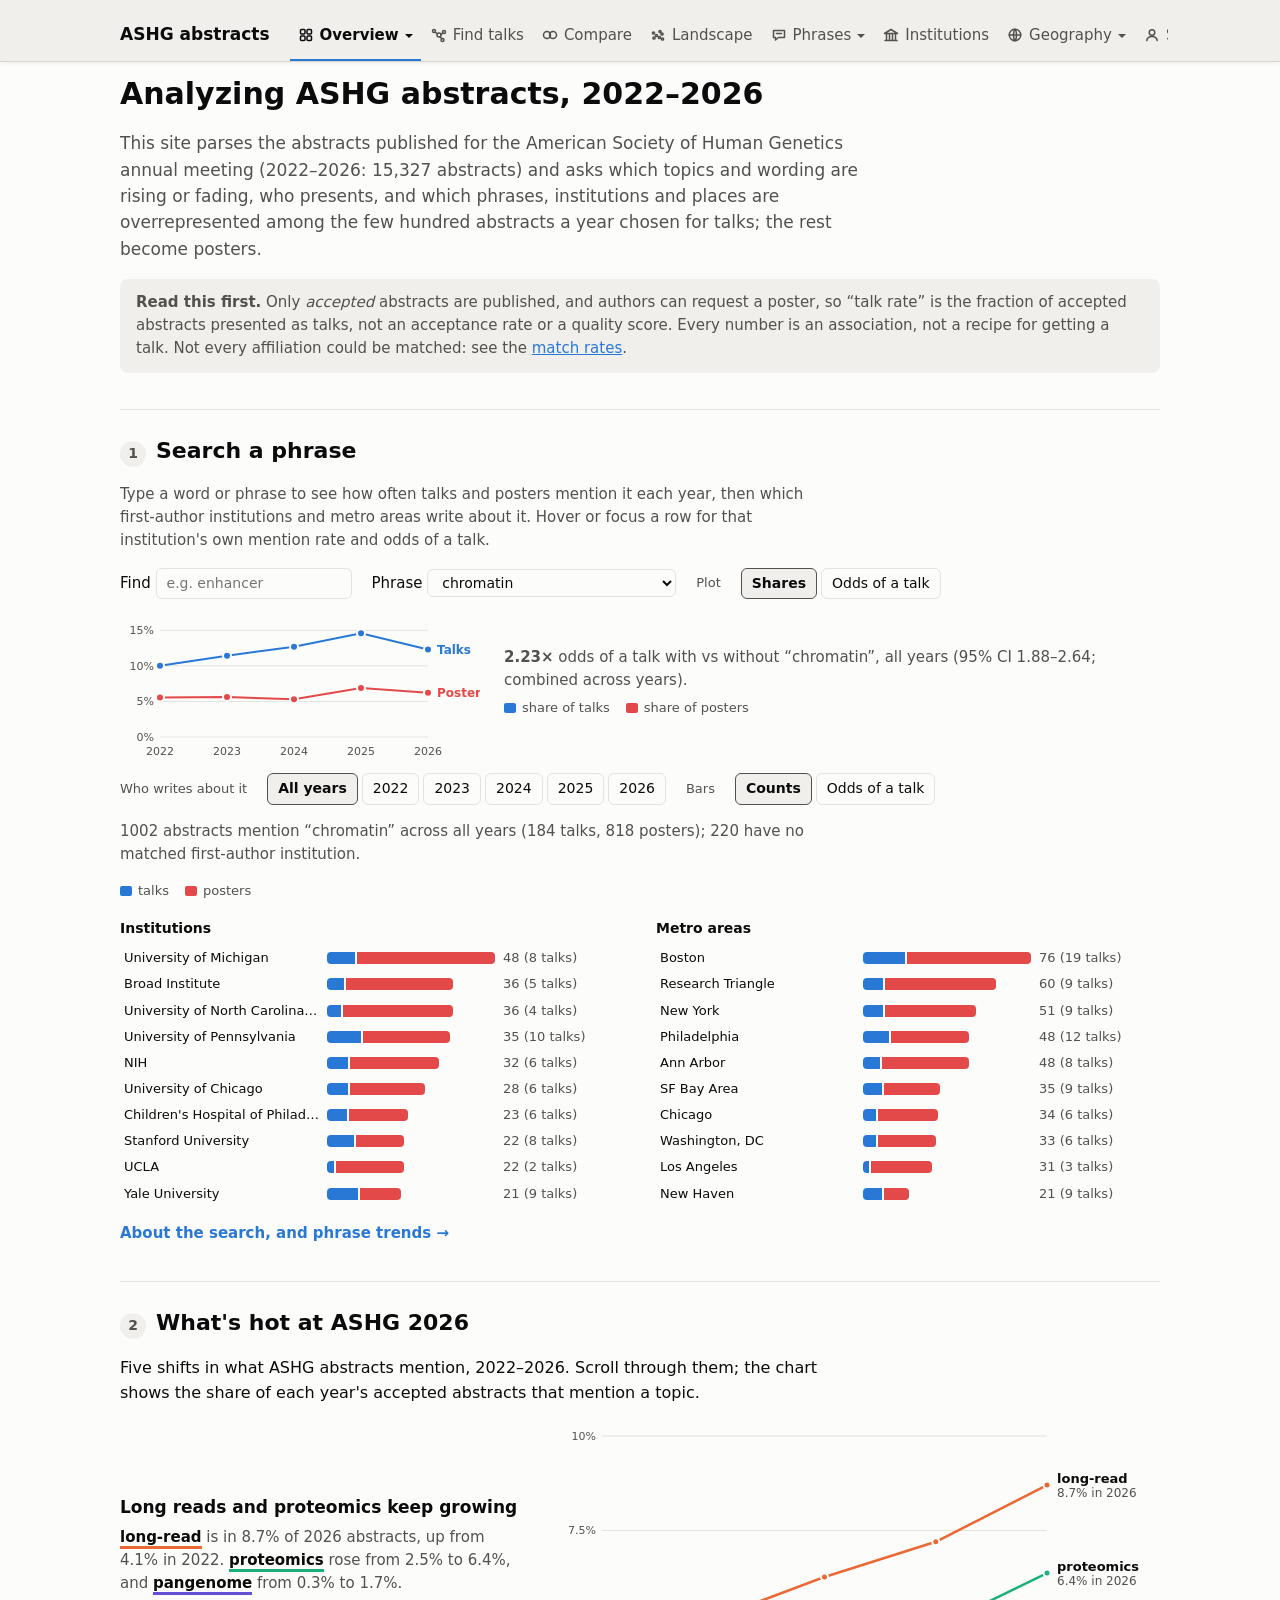
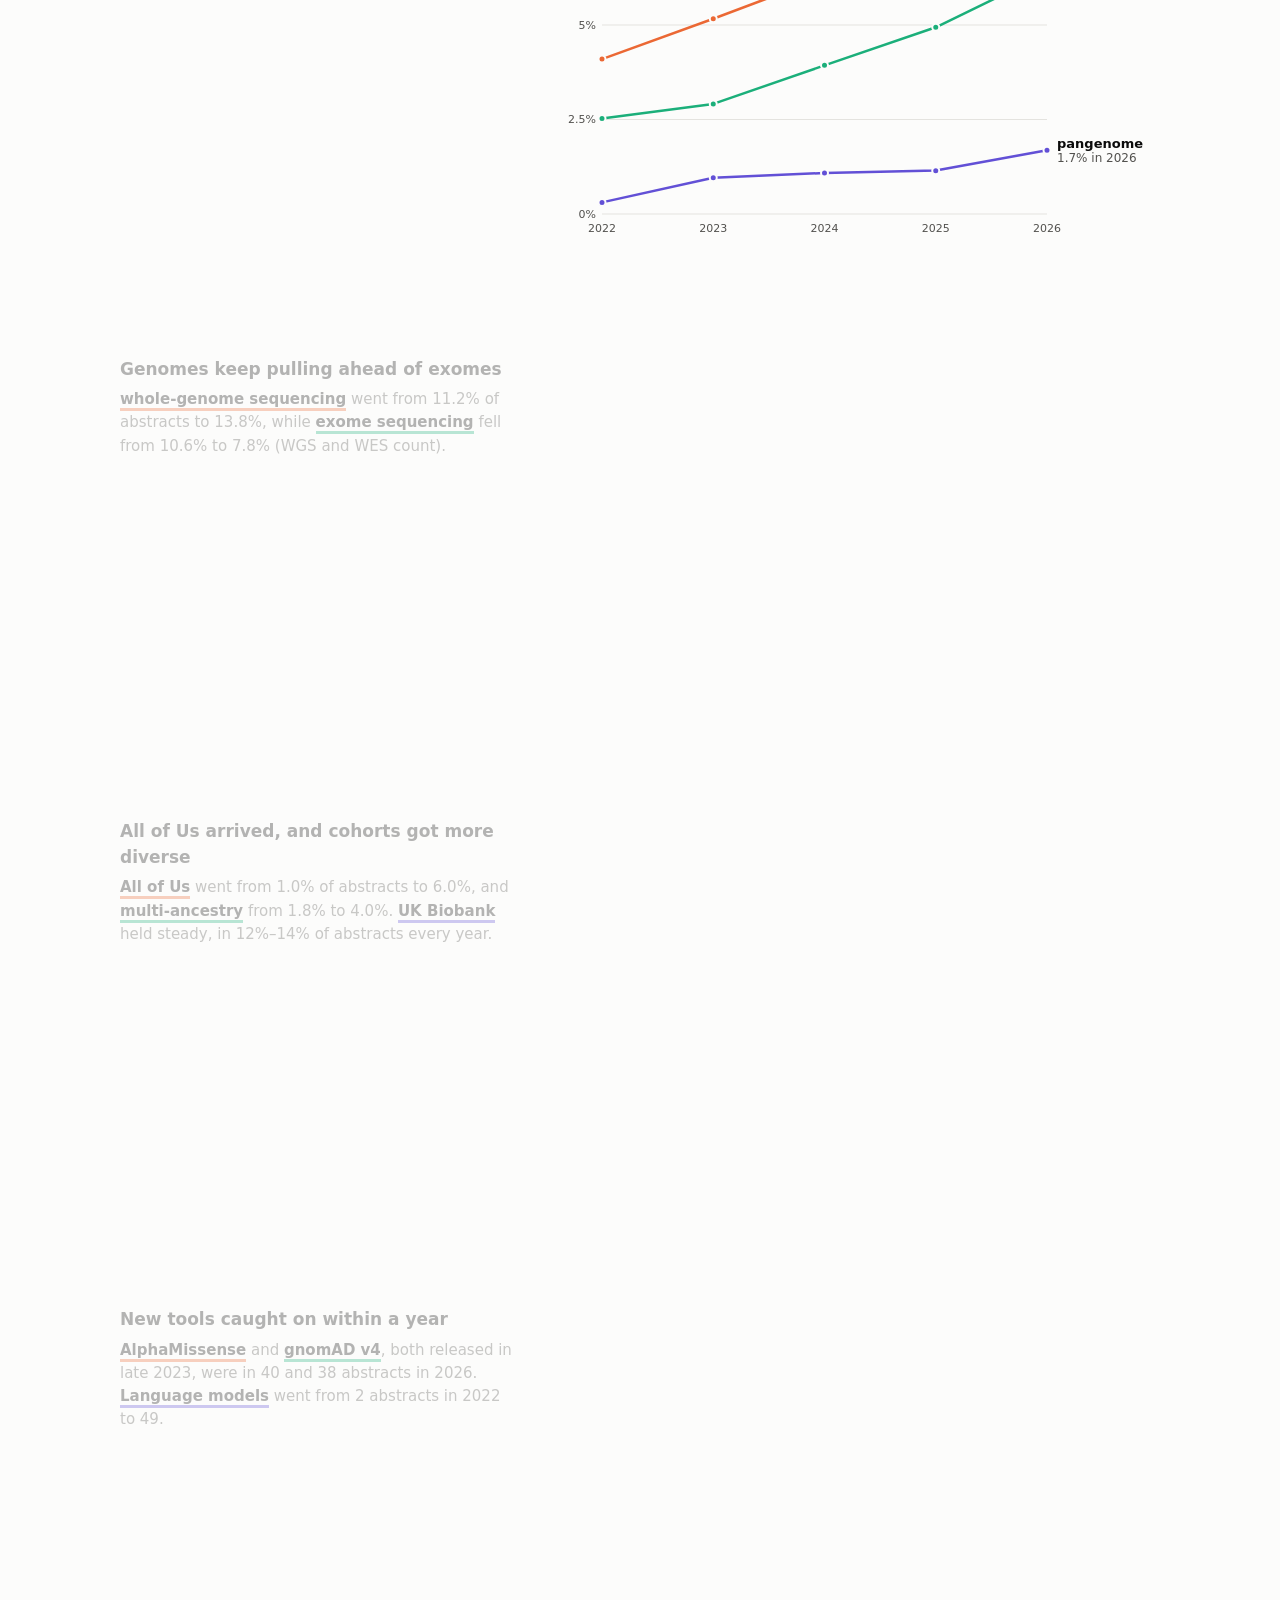
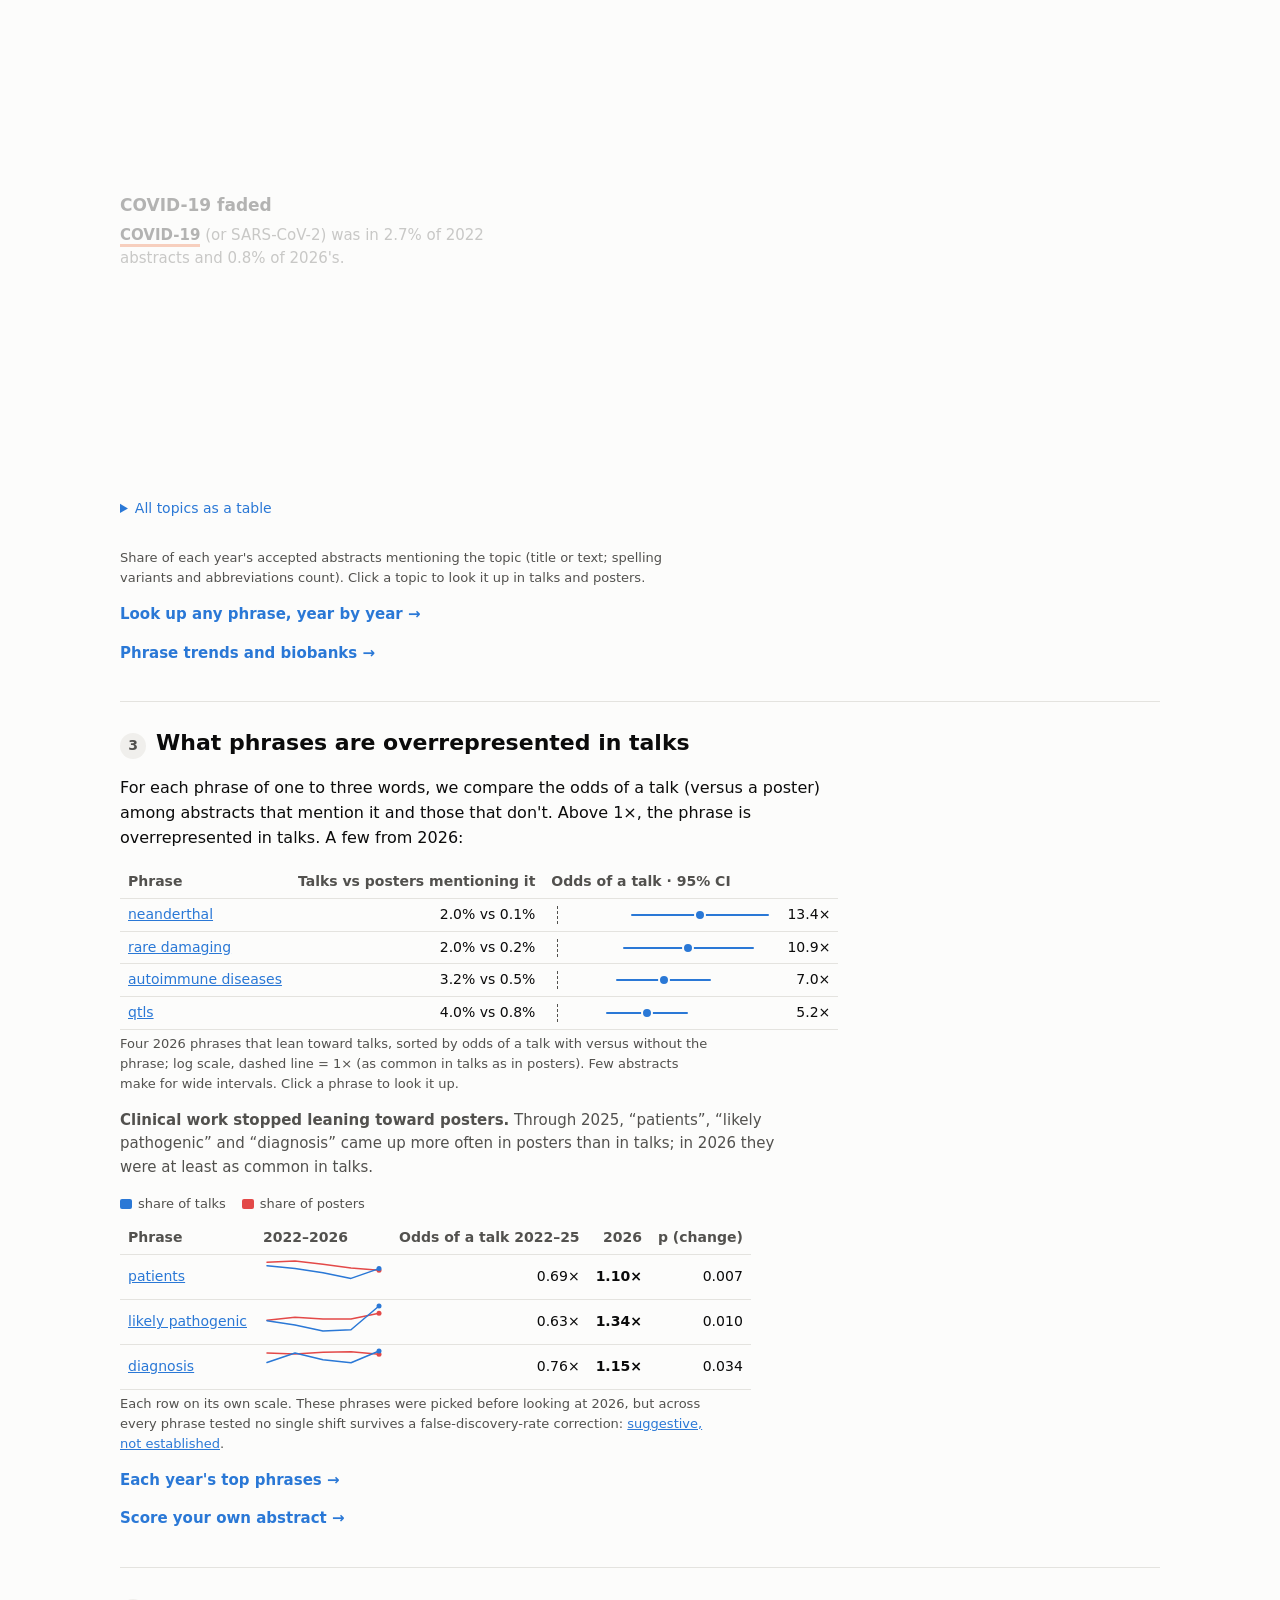
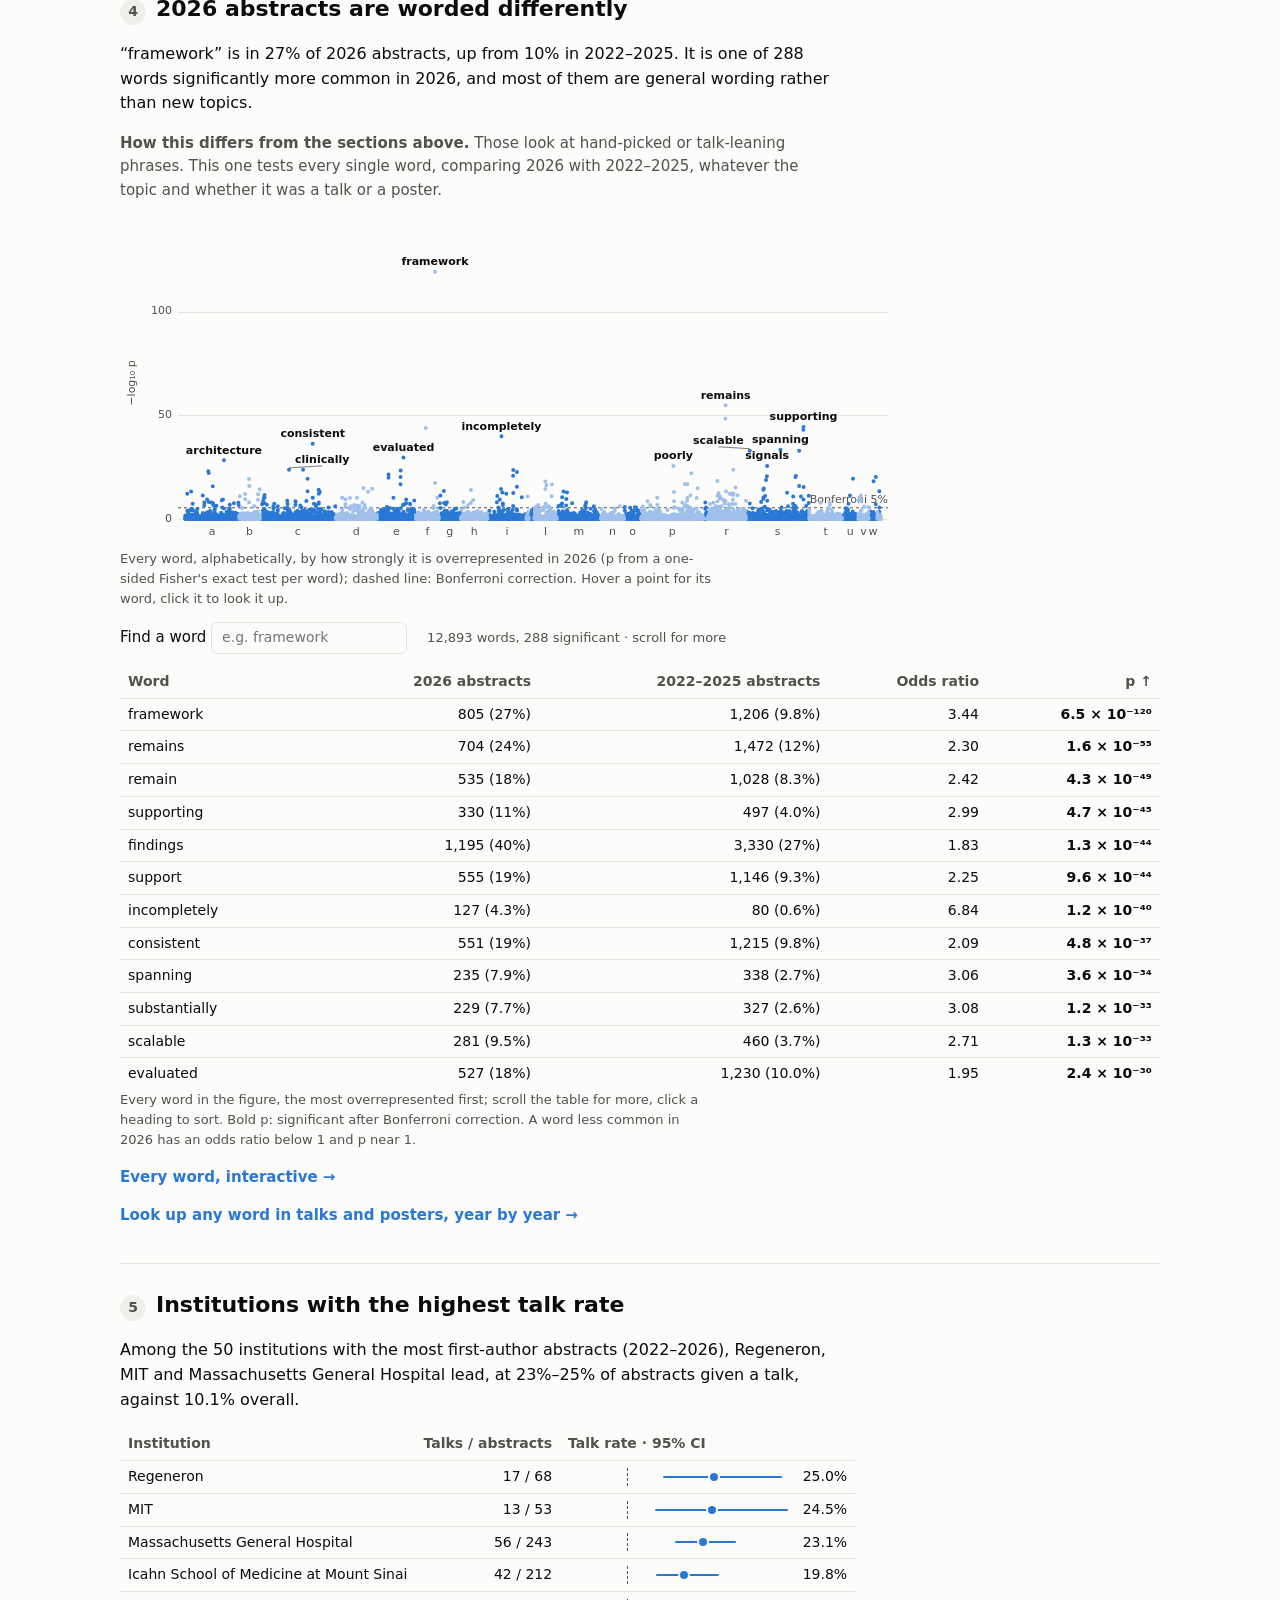
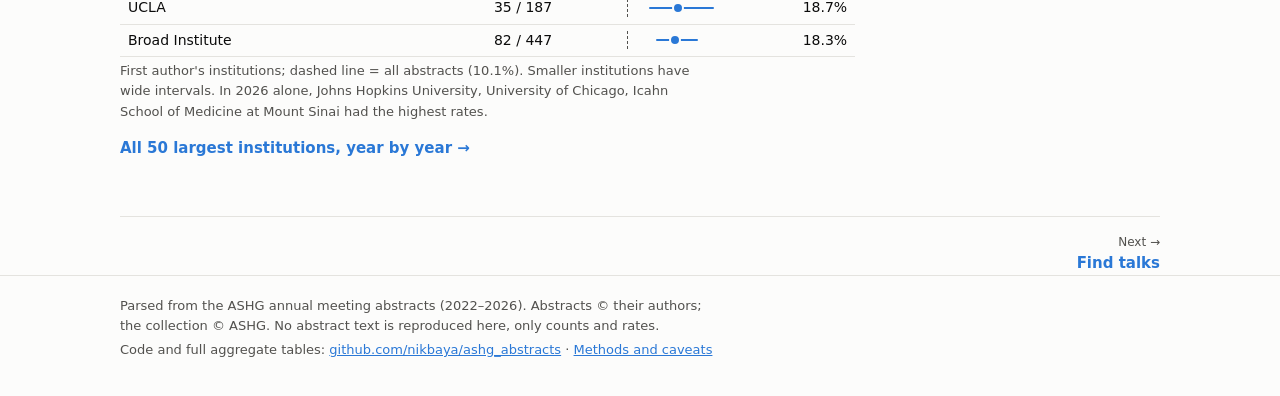
<file: docs/index.html>
<!doctype html>
<html lang="en">
<head>
<meta charset="utf-8">
<meta name="viewport" content="width=device-width, initial-scale=1">
<meta name="color-scheme" content="light">
<title>Analyzing ASHG abstracts, 2022–2026</title>
<meta name="description" content="What the abstracts at the ASHG annual meeting say, 2022–2026: topics and wording over time, and which phrases, institutions and places are over-represented among talks (vs posters).">
<meta property="og:type" content="website">
<meta property="og:title" content="Analyzing ASHG abstracts · ASHG abstracts">
<meta property="og:description" content="What the abstracts at the ASHG annual meeting say: topics and wording over time, and what leans toward talks over posters.">
<meta property="og:image" content="https://nikbaya.github.io/ashg_abstracts/img/social_index.png">
<meta property="og:image:width" content="1200">
<meta property="og:image:height" content="630">
<meta property="og:url" content="https://nikbaya.github.io/ashg_abstracts/">
<meta name="twitter:card" content="summary_large_image">
<meta name="twitter:image" content="https://nikbaya.github.io/ashg_abstracts/img/social_index.png">
<link rel="icon" href="data:image/svg+xml,%3Csvg xmlns='http://www.w3.org/2000/svg' viewBox='0 0 16 16'%3E%3Ccircle cx='5' cy='8' r='4' fill='%232a78d6'/%3E%3Ccircle cx='11' cy='8' r='4' fill='%23e34948' fill-opacity='.85'/%3E%3C/svg%3E">
<link rel="stylesheet" href="assets/site.css?v=5bbae3b6">
</head>
<body>
<header class="site-header"><div class="wrap">
  <a class="brand" href="index.html">ASHG abstracts</a>
  <button type="button" class="nav-toggle" aria-label="Menu" aria-expanded="false" aria-controls="site-nav"><svg viewBox="0 0 20 20" aria-hidden="true"><path d="M3 5.5h14M3 10h14M3 14.5h14"/></svg></button>
  <nav class="site-nav" id="site-nav" aria-label="Sections">
    <div class="nav-item has-menu">
    <a href="index.html" aria-current="page"><svg class="nav-icon" viewBox="0 0 16 16" aria-hidden="true"><rect x="2.5" y="2.5" width="4.5" height="4.5" rx="1"/><rect x="9" y="2.5" width="4.5" height="4.5" rx="1"/><rect x="2.5" y="9" width="4.5" height="4.5" rx="1"/><rect x="9" y="9" width="4.5" height="4.5" rx="1"/></svg>Overview<span class="caret" aria-hidden="true"></span></a>
    <div class="nav-menu"><a href="index.html#search">Phrase search</a><a href="index.html#hot">What's hot</a><a href="index.html#talk-leaning">Talk-leaning phrases</a><a href="index.html#wording">Wording</a><a href="index.html#institutions">Institutions</a></div>
    </div>
    <div class="nav-item">
    <a href="similar.html"><svg class="nav-icon" viewBox="0 0 16 16" aria-hidden="true"><circle cx="8" cy="8" r="2"/><circle cx="3" cy="4" r="1.5"/><circle cx="13" cy="5" r="1.5"/><circle cx="11.5" cy="13" r="1.5"/><path d="M6.4 7 4.2 5M10 7.6l1.8-1.6M9 9.8l2 2"/></svg>Find talks</a>
    </div>
    <div class="nav-item">
    <a href="compare.html"><svg class="nav-icon" viewBox="0 0 16 16" aria-hidden="true"><circle cx="5" cy="8" r="3.5"/><circle cx="11" cy="8" r="3.5"/></svg>Compare</a>
    </div>
    <div class="nav-item">
    <a href="landscape.html"><svg class="nav-icon" viewBox="0 0 16 16" aria-hidden="true"><circle cx="4" cy="11" r="1.1"/><circle cx="6.5" cy="8.5" r="1.1"/><circle cx="3.5" cy="6" r="1.1"/><circle cx="10" cy="4.5" r="1.1"/><circle cx="12" cy="7" r="1.1"/><circle cx="9.5" cy="10.5" r="1.1"/><circle cx="12.5" cy="12" r="1.1"/></svg>Landscape</a>
    </div>
    <div class="nav-item has-menu">
    <a href="phrases.html"><svg class="nav-icon" viewBox="0 0 16 16" aria-hidden="true"><path d="M2.5 3.5h11v7h-6l-3 2.5v-2.5h-2z"/><path d="M5.5 6.5h5"/></svg>Phrases<span class="caret" aria-hidden="true"></span></a>
    <div class="nav-menu"><a href="phrases.html#explorer">Search for a phrase</a><a href="phrases.html#by-year">Overrepresented in talks</a><a href="phrases.html#phrase-trends">Phrase trends</a><a href="phrases.html#biobanks">Biobanks</a><a href="phrases.html#shift">What changed</a><a href="phrases.html#sample-size">Sample size</a><a href="phrases.html#words">Words, A to Z</a><a href="phrases.html#words-enriched">Words more common now</a><a href="phrases.html#genes">Genes</a><a href="phrases.html#score">Score your text</a></div>
    </div>
    <div class="nav-item">
    <a href="institutions.html"><svg class="nav-icon" viewBox="0 0 16 16" aria-hidden="true"><path d="M2 13.5h12M3.5 13.5v-7M6.5 13.5v-7M9.5 13.5v-7M12.5 13.5v-7M1.5 6.5 8 2.5l6.5 4z"/></svg>Institutions</a>
    </div>
    <div class="nav-item has-menu">
    <a href="geography.html"><svg class="nav-icon" viewBox="0 0 16 16" aria-hidden="true"><circle cx="8" cy="8" r="5.75"/><path d="M2.25 8h11.5M8 2.25c-2 1.9-2 9.6 0 11.5M8 2.25c2 1.9 2 9.6 0 11.5"/></svg>Geography<span class="caret" aria-hidden="true"></span></a>
    <div class="nav-menu"><a href="geography.html#center">Center of mass</a><a href="geography.html#regions">World regions</a><a href="geography.html#countries">Countries</a><a href="geography.html#metros">Metro areas</a></div>
    </div>
    <div class="nav-item">
    <a href="authors.html"><svg class="nav-icon" viewBox="0 0 16 16" aria-hidden="true"><circle cx="8" cy="5.5" r="2.75"/><path d="M2.75 13.5c.5-2.75 2.6-4 5.25-4s4.75 1.25 5.25 4"/></svg>Senior authors</a>
    </div>
    <div class="nav-item has-menu">
    <a href="methods.html"><svg class="nav-icon" viewBox="0 0 16 16" aria-hidden="true"><path d="M6 2.5h4M6.75 2.5v4L3 12.5c-.5.9.1 1.5 1 1.5h8c.9 0 1.5-.6 1-1.5L9.25 6.5v-4M4.75 10h6.5"/></svg>Methods<span class="caret" aria-hidden="true"></span></a>
    <div class="nav-menu"><a href="methods.html#similar">Find talks</a><a href="methods.html#landscape">Landscape</a><a href="methods.html#numbers">What the numbers mean</a><a href="methods.html#match-rates">Match rates</a><a href="methods.html#talk-rate">Talk rate by year</a><a href="methods.html#built">How it's built</a><a href="methods.html#about">About this site</a></div>
    </div>
  </nav>
</div></header>
<main class="wrap">
<h1>Analyzing ASHG abstracts, 2022–2026</h1>
<p class="lede">This site parses the abstracts published for the American Society of Human Genetics annual meeting
(2022–2026: 15,327 abstracts) and
asks which topics and wording are rising or fading, who presents, and which phrases, institutions and places are
overrepresented among the few hundred abstracts a year chosen for talks; the rest become posters.</p>
<p class="caveat"><strong>Read this first.</strong> Only <em>accepted</em> abstracts are published, and authors can
request a poster, so “talk rate” is the fraction of accepted abstracts presented as talks, not an acceptance rate or
a quality score. Every number is an association, not a recipe for getting a talk. Not every affiliation could be
matched: see the <a href="methods.html#match-rates">match rates</a>.</p>


<div class="vignette" id="search">
<section class="explorer in-vignette">
<h2 id="explorer"><span class="num">1</span>Search a phrase</h2>
<p>Type a word or phrase to see how often talks and posters mention it each year, then which first-author institutions
and metro areas write about it. Hover or focus a row for that institution's own mention rate and odds of a talk.</p>

<div class="filters">
  <label>Find <span class="sg-wrap"><input type="search" id="drv-search" placeholder="e.g. enhancer" autocomplete="off" role="combobox" aria-expanded="false" aria-controls="drv-suggest" aria-autocomplete="list"><ul id="drv-suggest" role="listbox" hidden></ul></span></label>
  <label>Phrase <select id="drv-phrase"></select></label>
  <span class="lbl">Plot</span><span class="seg" id="drv-mode" role="group" aria-label="Plot">
    <button type="button" data-mode="abs" aria-pressed="true">Shares</button><button type="button" data-mode="rel" aria-pressed="false">Odds of a talk</button>
  </span>
</div>
<div class="drv-trend">
  <svg id="drv-chart" role="img" viewBox="0 0 360 150"></svg>
  <div><p id="drv-or"></p>
  <div class="legend" id="drv-legend"><span><i style="background: var(--talk)"></i>share of talks</span><span><i style="background: var(--poster)"></i>share of posters</span></div>
  <p class="legend" id="drv-ratio-note" hidden>Odds of a talk with vs without it each year, with 95% CIs; above 1× it is more common in talks.</p></div>
</div>
<p id="drv-none" class="empty" hidden>No institution or metro breakdown for this phrase: that is kept for the phrases listed before you search.</p>
<div id="drv-who">
<div class="filters"><span class="lbl">Who writes about it</span><span class="seg" id="drv-year" role="group" aria-label="Year"></span>
  <span class="lbl">Bars</span><span class="seg" id="drv-bar-mode" role="group" aria-label="Bars">
    <button type="button" data-mode="abs" aria-pressed="true">Counts</button><button type="button" data-mode="rel" aria-pressed="false">Odds of a talk</button>
  </span>
</div>
<p id="drv-summary"></p>
<div class="legend" id="drv-bar-legend"><span><i style="background: var(--talk)"></i>talks</span><span><i style="background: var(--poster)"></i>posters</span></div>
<p class="legend" id="drv-bar-note" hidden>Odds of a talk for that institution's (or metro's) abstracts with vs without it, as for the phrase overall above: dot and 95% CI, log scale; the dashed line is 1×, no difference. Few abstracts make for wide intervals.</p>
<div class="cols bars">
  <div><h4>Institutions</h4><div id="drv-institutes"></div></div>
  <div><h4>Metro areas</h4><div id="drv-metros"></div></div>
</div>
</div>
<div class="tip" id="drv-tip" role="tooltip" hidden></div>
<script type="application/json" id="drv-data" data-src="data/explorer.json?v=24fe376d"></script>
</section>
<p class="more-link"><a href="phrases.html#explorer">About the search, and phrase trends →</a></p>
</div>

<section class="vignette" id="hot">
<h2><span class="num">2</span>What's hot at ASHG 2026</h2>
<p class="lead">Five shifts in what ASHG abstracts mention, 2022–2026. Scroll through them; the
chart shows the share of each year's accepted abstracts that mention a topic.</p>
<div class="story" data-story>
<script type="application/json">{"years":[2022,2023,2024,2025,2026],"series":{"long-read":{"share":[0.04098,0.05165,0.06271,0.07202,0.08702],"docs":[120,172,185,226,258],"talks":[21,22,33,32,35]},"All of Us":{"share":[0.00956,0.01592,0.04983,0.05322,0.06037],"docs":[28,53,147,167,179],"talks":[10,10,26,15,23]},"language model":{"share":[0.00068,0.0024,0.01153,0.01498,0.01653],"docs":[2,8,34,47,49],"talks":[0,3,3,5,8]},"proteomics":{"share":[0.02527,0.02913,0.03932,0.04939,0.06374],"docs":[74,97,116,155,189],"talks":[11,12,20,12,16]},"multi-ancestry":{"share":[0.01776,0.02102,0.03593,0.03633,0.04047],"docs":[52,70,106,114,120],"talks":[14,16,17,13,14]},"pangenome":{"share":[0.00307,0.00961,0.01085,0.01147,0.01686],"docs":[9,32,32,36,50],"talks":[3,3,6,7,7]},"whole-genome sequencing":{"share":[0.1117,0.1159,0.1244,0.1262,0.1379],"docs":[327,386,367,396,409],"talks":[50,54,53,29,32]},"exome sequencing":{"share":[0.1059,0.1063,0.09085,0.08509,0.07791],"docs":[310,354,268,267,231],"talks":[40,37,20,20,22]},"AlphaMissense":{"share":[0.0,0.0,0.00746,0.00733,0.01349],"docs":[0,0,22,23,40],"talks":[0,0,3,0,4]},"gnomAD v4":{"share":[0.0,0.0009,0.00678,0.00829,0.01282],"docs":[0,3,20,26,38],"talks":[0,3,2,1,4]},"COVID-19":{"share":[0.02664,0.01381,0.01322,0.00669,0.00809],"docs":[78,46,39,21,24],"talks":[5,3,4,1,3]},"UK Biobank":{"share":[0.1243,0.1213,0.1444,0.1214,0.1315],"docs":[364,404,426,381,390],"talks":[69,55,73,36,40]}}}</script>
<div class="story-chart" hidden aria-label="Line chart of the yearly share of abstracts mentioning the topics in the step beside it."></div>
<div class="story-steps">
<div class="story-step" data-phrases='["long-read", "proteomics", "pangenome"]'>
<h3>Long reads and proteomics keep growing</h3>
<p><a class="hl hl-1" href="?phrase=long-read#explorer">long-read</a> is in 8.7% of 2026 abstracts, up from 4.1% in
2022. <a class="hl hl-2" href="?phrase=proteomics#explorer">proteomics</a> rose from 2.5% to 6.4%, and
<a class="hl hl-3" href="?phrase=pangenome#explorer">pangenome</a> from 0.3% to 1.7%.</p>
</div>
<div class="story-step" data-phrases='["whole-genome sequencing", "exome sequencing"]'>
<h3>Genomes keep pulling ahead of exomes</h3>
<p><a class="hl hl-1" href="?phrase=whole-genome%20sequencing#explorer">whole-genome sequencing</a> went from 11.2% of abstracts to
13.8%, while <a class="hl hl-2" href="?phrase=exome%20sequencing#explorer">exome sequencing</a> fell from 10.6% to
7.8% (WGS and WES count).</p>
</div>
<div class="story-step" data-phrases='["All of Us", "multi-ancestry", "UK Biobank"]'>
<h3>All of Us arrived, and cohorts got more diverse</h3>
<p><a class="hl hl-1" href="?phrase=All%20of%20Us#explorer">All of Us</a> went from 1.0% of abstracts to 6.0%, and
<a class="hl hl-2" href="?phrase=multi-ancestry#explorer">multi-ancestry</a> from 1.8% to 4.0%.
<a class="hl hl-3" href="?phrase=UK%20Biobank#explorer">UK Biobank</a> held steady, in 12%–14%
of abstracts every year.</p>
</div>
<div class="story-step" data-phrases='["AlphaMissense", "gnomAD v4", "language model"]'>
<h3>New tools caught on within a year</h3>
<p><a class="hl hl-1" href="?phrase=AlphaMissense#explorer">AlphaMissense</a> and <a class="hl hl-2" href="?phrase=gnomAD%20v4#explorer">gnomAD v4</a>, both released in late 2023, were in
40 and 38 abstracts in 2026.
<a class="hl hl-3" href="?phrase=language%20model#explorer">Language models</a> went from 2 abstracts in
2022 to 49.</p>
</div>
<div class="story-step" data-phrases='["COVID-19"]'>
<h3>COVID-19 faded</h3>
<p><a class="hl hl-1" href="?phrase=COVID-19#explorer">COVID-19</a> (or SARS-CoV-2) was in 2.7% of 2022 abstracts and
0.8% of 2026's.</p>
</div>
</div>
</div>
<details class="table"><summary>All topics as a table</summary>
<div class="scroll"><table class="hl-table">
<thead><tr><th class="text">Topic</th><th>2022</th><th class="text spark-col">2022–2026</th>
<th>2026</th><th>Talks in 2026</th></tr></thead>
<tbody>
<tr><td class="text"><a href="?phrase=long-read#explorer">long-read</a></td><td>4.1%</td><td class="text spark-col"><svg class="spark" viewBox="0 0 96 24" width="96" height="24" aria-hidden="true"><polyline points="3.0,12.5 25.5,10.3 48.0,8.0 70.5,6.1 93.0,3.0"/><circle cx="93.0" cy="3.0" r="2.5"/></svg></td>
<td><strong>8.7%</strong></td><td>35</td></tr>
<tr><td class="text"><a href="?phrase=All%20of%20Us#explorer">All of Us</a></td><td>1.0%</td><td class="text spark-col"><svg class="spark" viewBox="0 0 96 24" width="96" height="24" aria-hidden="true"><polyline points="3.0,18.1 25.5,16.3 48.0,6.1 70.5,5.1 93.0,3.0"/><circle cx="93.0" cy="3.0" r="2.5"/></svg></td>
<td><strong>6.0%</strong></td><td>23</td></tr>
<tr><td class="text"><a href="?phrase=language%20model#explorer">language model</a></td><td>0.1%</td><td class="text spark-col"><svg class="spark" viewBox="0 0 96 24" width="96" height="24" aria-hidden="true"><polyline points="3.0,20.3 25.5,18.4 48.0,8.4 70.5,4.7 93.0,3.0"/><circle cx="93.0" cy="3.0" r="2.5"/></svg></td>
<td><strong>1.7%</strong></td><td>8</td></tr>
<tr><td class="text"><a href="?phrase=proteomics#explorer">proteomics</a></td><td>2.5%</td><td class="text spark-col"><svg class="spark" viewBox="0 0 96 24" width="96" height="24" aria-hidden="true"><polyline points="3.0,13.9 25.5,12.8 48.0,9.9 70.5,7.1 93.0,3.0"/><circle cx="93.0" cy="3.0" r="2.5"/></svg></td>
<td><strong>6.4%</strong></td><td>16</td></tr>
<tr><td class="text"><a href="?phrase=multi-ancestry#explorer">multi-ancestry</a></td><td>1.8%</td><td class="text spark-col"><svg class="spark" viewBox="0 0 96 24" width="96" height="24" aria-hidden="true"><polyline points="3.0,13.1 25.5,11.7 48.0,5.0 70.5,4.8 93.0,3.0"/><circle cx="93.0" cy="3.0" r="2.5"/></svg></td>
<td><strong>4.0%</strong></td><td>14</td></tr>
<tr><td class="text"><a href="?phrase=pangenome#explorer">pangenome</a></td><td>0.3%</td><td class="text spark-col"><svg class="spark" viewBox="0 0 96 24" width="96" height="24" aria-hidden="true"><polyline points="3.0,17.7 25.5,10.7 48.0,9.4 70.5,8.8 93.0,3.0"/><circle cx="93.0" cy="3.0" r="2.5"/></svg></td>
<td><strong>1.7%</strong></td><td>7</td></tr>
<tr><td class="text"><a href="?phrase=whole-genome%20sequencing#explorer">whole-genome sequencing</a></td><td>11.2%</td><td class="text spark-col"><svg class="spark" viewBox="0 0 96 24" width="96" height="24" aria-hidden="true"><polyline points="3.0,6.4 25.5,5.9 48.0,4.8 70.5,4.5 93.0,3.0"/><circle cx="93.0" cy="3.0" r="2.5"/></svg></td>
<td><strong>13.8%</strong></td><td>32</td></tr>
<tr><td class="text"><a href="?phrase=exome%20sequencing#explorer">exome sequencing</a></td><td>10.6%</td><td class="text spark-col"><svg class="spark" viewBox="0 0 96 24" width="96" height="24" aria-hidden="true"><polyline points="3.0,3.1 25.5,3.0 48.0,5.6 70.5,6.6 93.0,7.8"/><circle cx="93.0" cy="7.8" r="2.5"/></svg></td>
<td><strong>7.8%</strong></td><td>22</td></tr>
<tr><td class="text"><a href="?phrase=AlphaMissense#explorer">AlphaMissense</a></td><td>0.0%</td><td class="text spark-col"><svg class="spark" viewBox="0 0 96 24" width="96" height="24" aria-hidden="true"><polyline points="3.0,21.0 25.5,21.0 48.0,11.0 70.5,11.2 93.0,3.0"/><circle cx="93.0" cy="3.0" r="2.5"/></svg></td>
<td><strong>1.3%</strong></td><td>4</td></tr>
<tr><td class="text"><a href="?phrase=gnomAD%20v4#explorer">gnomAD v4</a></td><td>0.0%</td><td class="text spark-col"><svg class="spark" viewBox="0 0 96 24" width="96" height="24" aria-hidden="true"><polyline points="3.0,21.0 25.5,19.7 48.0,11.5 70.5,9.4 93.0,3.0"/><circle cx="93.0" cy="3.0" r="2.5"/></svg></td>
<td><strong>1.3%</strong></td><td>4</td></tr>
<tr><td class="text"><a href="?phrase=COVID-19#explorer">COVID-19</a></td><td>2.7%</td><td class="text spark-col"><svg class="spark" viewBox="0 0 96 24" width="96" height="24" aria-hidden="true"><polyline points="3.0,3.0 25.5,11.7 48.0,12.1 70.5,16.5 93.0,15.5"/><circle cx="93.0" cy="15.5" r="2.5"/></svg></td>
<td><strong>0.8%</strong></td><td>3</td></tr>
<tr><td class="text"><a href="?phrase=UK%20Biobank#explorer">UK Biobank</a></td><td>12.4%</td><td class="text spark-col"><svg class="spark" viewBox="0 0 96 24" width="96" height="24" aria-hidden="true"><polyline points="3.0,5.5 25.5,5.9 48.0,3.0 70.5,5.9 93.0,4.6"/><circle cx="93.0" cy="4.6" r="2.5"/></svg></td>
<td><strong>13.2%</strong></td><td>40</td></tr>
</tbody></table></div>

</details>
<p class="table-note">Share of each year's accepted abstracts mentioning the topic (title or text; spelling variants
and abbreviations count). Click a topic to look it up in talks and posters.</p>
<p class="more-link"><a href="#explorer">Look up any phrase, year by year →</a></p>
<p class="more-link"><a href="phrases.html#phrase-trends">Phrase trends and biobanks →</a></p>
</section>

<section class="vignette" id="talk-leaning">
<h2><span class="num">3</span>What phrases are overrepresented in talks</h2>
<p class="lead">For each phrase of one to three words, we compare the odds of a talk (versus a poster) among abstracts
that mention it and those that don't. Above 1×, the phrase is overrepresented in talks. A few from 2026:</p>
<div class="scroll"><table class="hl-table rates">
<thead><tr><th class="text">Phrase</th><th>Talks vs posters mentioning it</th><th class="text">Odds of a talk · 95% CI</th></tr></thead>
<tbody>
<tr><td class="text"><a href="?phrase=neanderthal#explorer">neanderthal</a></td>
<td>2.0% vs 0.1%</td>
<td class="text"><span class="rate"><span class="track">
<span class="ci" style="left:36.0%;width:62.8%"></span>
<span class="pt" style="left:67.4%"></span>
<span class="base" style="left:2.4%"></span></span>
<span class="val">13.4×</span></span></td></tr>
<tr><td class="text"><a href="?phrase=rare%20damaging#explorer">rare damaging</a></td>
<td>2.0% vs 0.2%</td>
<td class="text"><span class="rate"><span class="track">
<span class="ci" style="left:32.6%;width:59.6%"></span>
<span class="pt" style="left:62.3%"></span>
<span class="base" style="left:2.4%"></span></span>
<span class="val">10.9×</span></span></td></tr>
<tr><td class="text"><a href="?phrase=autoimmune%20diseases#explorer">autoimmune diseases</a></td>
<td>3.2% vs 0.5%</td>
<td class="text"><span class="rate"><span class="track">
<span class="ci" style="left:29.2%;width:43.5%"></span>
<span class="pt" style="left:51.0%"></span>
<span class="base" style="left:2.4%"></span></span>
<span class="val">7.0×</span></span></td></tr>
<tr><td class="text"><a href="?phrase=qtls#explorer">qtls</a></td>
<td>4.0% vs 0.8%</td>
<td class="text"><span class="rate"><span class="track">
<span class="ci" style="left:25.0%;width:37.3%"></span>
<span class="pt" style="left:43.6%"></span>
<span class="base" style="left:2.4%"></span></span>
<span class="val">5.2×</span></span></td></tr>
</tbody></table></div>

<p class="table-note">Four 2026 phrases that lean toward talks, sorted by odds of a talk with versus without the
phrase; log scale, dashed line = 1× (as common in talks as in posters). Few abstracts make for wide intervals. Click a
phrase to look it up.</p>
<p><strong>Clinical work stopped leaning toward posters.</strong> Through 2025,
“patients”, “likely pathogenic” and “diagnosis” came up more often in posters than in talks; in 2026 they were at least as common in talks.</p>
<div class="legend"><span><i style="background: var(--talk)"></i>share of talks</span><span><i style="background: var(--poster)"></i>share of posters</span></div>
<div class="scroll"><table class="hl-table">
<thead><tr><th class="text">Phrase</th><th class="text spark-col">2022–2026</th>
<th>Odds of a talk 2022–25</th><th>2026</th><th>p (change)</th></tr></thead>
<tbody>
<tr><td class="text"><a href="?phrase=patients#explorer">patients</a></td><td class="text spark-col"><svg class="spark pair" viewBox="0 0 120 40" width="120" height="40" aria-hidden="true"><polyline class="poster" points="4.0,5.2 32.0,4.0 60.0,7.2 88.0,11.0 116.0,13.3"/><circle class="poster" cx="116.0" cy="13.3" r="2.5"/><polyline class="talk" points="4.0,8.7 32.0,11.4 60.0,15.7 88.0,21.4 116.0,11.6"/><circle class="talk" cx="116.0" cy="11.6" r="2.5"/></svg></td>
<td>0.69×</td><td><strong>1.10×</strong></td>
<td>0.007</td></tr>
<tr><td class="text"><a href="?phrase=likely%20pathogenic#explorer">likely pathogenic</a></td><td class="text spark-col"><svg class="spark pair" viewBox="0 0 120 40" width="120" height="40" aria-hidden="true"><polyline class="poster" points="4.0,18.2 32.0,15.2 60.0,16.9 88.0,17.0 116.0,11.2"/><circle class="poster" cx="116.0" cy="11.2" r="2.5"/><polyline class="talk" points="4.0,18.7 32.0,23.0 60.0,28.9 88.0,27.8 116.0,4.0"/><circle class="talk" cx="116.0" cy="4.0" r="2.5"/></svg></td>
<td>0.63×</td><td><strong>1.34×</strong></td>
<td>0.010</td></tr>
<tr><td class="text"><a href="?phrase=diagnosis#explorer">diagnosis</a></td><td class="text spark-col"><svg class="spark pair" viewBox="0 0 120 40" width="120" height="40" aria-hidden="true"><polyline class="poster" points="4.0,6.1 32.0,7.1 60.0,5.2 88.0,4.8 116.0,7.3"/><circle class="poster" cx="116.0" cy="7.3" r="2.5"/><polyline class="talk" points="4.0,15.5 32.0,6.0 60.0,12.7 88.0,15.7 116.0,4.0"/><circle class="talk" cx="116.0" cy="4.0" r="2.5"/></svg></td>
<td>0.76×</td><td><strong>1.15×</strong></td>
<td>0.034</td></tr>
</tbody></table></div>
<p class="table-note">Each row on its own scale. These phrases were picked before looking at 2026, but across
every phrase tested no single shift survives a false-discovery-rate correction: <a href="phrases.html#shift">suggestive,
not established</a>.</p>
<p class="more-link"><a href="phrases.html#by-year">Each year's top phrases →</a></p>
<p class="more-link"><a href="phrases.html#score">Score your own abstract →</a></p>
</section>

<section class="vignette" id="wording">
<h2><span class="num">4</span>2026 abstracts are worded differently</h2>
<p class="lead">“framework” is in 27% of 2026 abstracts, up from
10% in 2022–2025. It is one of 288 words
significantly more common in 2026, and most of them are general wording rather than new topics.</p>
<p class="how"><strong>How this differs from the sections above.</strong> Those look at hand-picked or talk-leaning phrases.
This one tests every single word, comparing 2026 with 2022–2025, whatever
the topic and whether it was a talk or a poster.</p>
<div class="mh" data-manhattan="enriched" data-src="data/manhattan.json?v=3d395420" data-label="Manhattan-style plot of every word, alphabetically, by minus log10 p for being more common in 2026 abstracts than in earlier years, with a Bonferroni line.">
<img class="mh-fallback" src="img/trends_words_enriched.png" alt="Manhattan-style plot of every word, alphabetically, by minus log10 p for being more common in 2026 abstracts than in earlier years, with a Bonferroni line; framework stands far above the rest." loading="lazy">
</div>
<p class="table-note">Every word, alphabetically, by how strongly it is overrepresented in 2026 (p from a one-sided Fisher's exact test per word); dashed line: Bonferroni correction. Hover a point for its word, click it to look it up.</p>

<div class="filters">
  <label>Find a word <input type="search" id="we-search" placeholder="e.g. framework" autocomplete="off"></label>
  <span class="lbl" id="we-count" aria-live="polite"></span>
</div>
<div class="scroll"><table id="we-table">
<thead><tr><th class="text" data-k="0">Word</th><th data-k="1">2026 abstracts</th>
<th data-k="2">2022–2025 abstracts</th><th data-k="3">Odds ratio</th>
<th data-k="4" aria-sort="ascending">p</th></tr></thead>
<tbody id="we-body"></tbody></table></div>
<p class="table-note">Every word in the figure, the most overrepresented first; scroll the table for more, click a heading to sort. Bold p:
significant after Bonferroni correction. A word less common in 2026 has an odds ratio below 1 and p near 1.</p>
<script type="application/json" id="we-data" data-src="data/words_enriched.json?v=14d980a4" data-show="50"></script>

<p class="more-link"><a href="phrases.html#words-enriched">Every word, interactive →</a></p>
<p class="more-link"><a href="#explorer">Look up any word in talks and posters, year by year →</a></p>
</section>

<section class="vignette" id="institutions">
<h2><span class="num">5</span>Institutions with the highest talk rate</h2>
<p class="lead">Among the 50 institutions with the most first-author abstracts (2022–2026),
Regeneron, MIT and Massachusetts General Hospital lead, at 23%–25%
of abstracts given a talk, against 10.1% overall.</p>
<div class="scroll"><table class="hl-table rates">
<thead><tr><th class="text">Institution</th><th>Talks / abstracts</th><th class="text">Talk rate · 95% CI</th></tr></thead>
<tbody>
<tr><td class="text">Regeneron</td>
<td>17 / 68</td>
<td class="text"><span class="rate"><span class="track">
<span class="ci" style="left:43.2%;width:53.8%"></span>
<span class="pt" style="left:66.5%"></span>
<span class="base" style="left:26.8%"></span></span>
<span class="val">25.0%</span></span></td></tr>
<tr><td class="text">MIT</td>
<td>13 / 53</td>
<td class="text"><span class="rate"><span class="track">
<span class="ci" style="left:39.7%;width:60.3%"></span>
<span class="pt" style="left:65.3%"></span>
<span class="base" style="left:26.8%"></span></span>
<span class="val">24.5%</span></span></td></tr>
<tr><td class="text">Massachusetts General Hospital</td>
<td>56 / 243</td>
<td class="text"><span class="rate"><span class="track">
<span class="ci" style="left:48.4%;width:28.1%"></span>
<span class="pt" style="left:61.4%"></span>
<span class="base" style="left:26.8%"></span></span>
<span class="val">23.1%</span></span></td></tr>
<tr><td class="text">Icahn School of Medicine at Mount Sinai</td>
<td>42 / 212</td>
<td class="text"><span class="rate"><span class="track">
<span class="ci" style="left:39.9%;width:28.5%"></span>
<span class="pt" style="left:52.7%"></span>
<span class="base" style="left:26.8%"></span></span>
<span class="val">19.8%</span></span></td></tr>
<tr><td class="text">UCLA</td>
<td>35 / 187</td>
<td class="text"><span class="rate"><span class="track">
<span class="ci" style="left:36.7%;width:29.7%"></span>
<span class="pt" style="left:49.8%"></span>
<span class="base" style="left:26.8%"></span></span>
<span class="val">18.7%</span></span></td></tr>
<tr><td class="text">Broad Institute</td>
<td>82 / 447</td>
<td class="text"><span class="rate"><span class="track">
<span class="ci" style="left:40.0%;width:19.1%"></span>
<span class="pt" style="left:48.8%"></span>
<span class="base" style="left:26.8%"></span></span>
<span class="val">18.3%</span></span></td></tr>
</tbody></table></div>

<p class="table-note">First author's institutions; dashed line = all abstracts (10.1%). Smaller
institutions have wide intervals. In 2026 alone, Johns Hopkins University, University of Chicago, Icahn School of Medicine at Mount Sinai had the highest rates.</p>
<p class="more-link"><a href="institutions.html">All 50 largest institutions, year by year →</a></p>
</section>


<nav class="pager" aria-label="Previous and next page">
<a class="next" href="similar.html"><span>Next →</span>Find talks</a></nav>
</main>
<footer><div class="wrap">
  <p>Parsed from the ASHG annual meeting abstracts (2022–2026). Abstracts © their authors; the collection © ASHG. No abstract text is reproduced here, only counts and rates.</p>
  <p>Code and full aggregate tables: <a href="https://github.com/nikbaya/ashg_abstracts">github.com/nikbaya/ashg_abstracts</a> · <a href="methods.html">Methods and caveats</a></p>
</div></footer>
<script src="assets/site.js?v=5bbae3b6"></script>
<script data-goatcounter="https://ashg-abstracts.goatcounter.com/count" async src="//gc.zgo.at/count.js"></script>
</body>
</html>
</file>
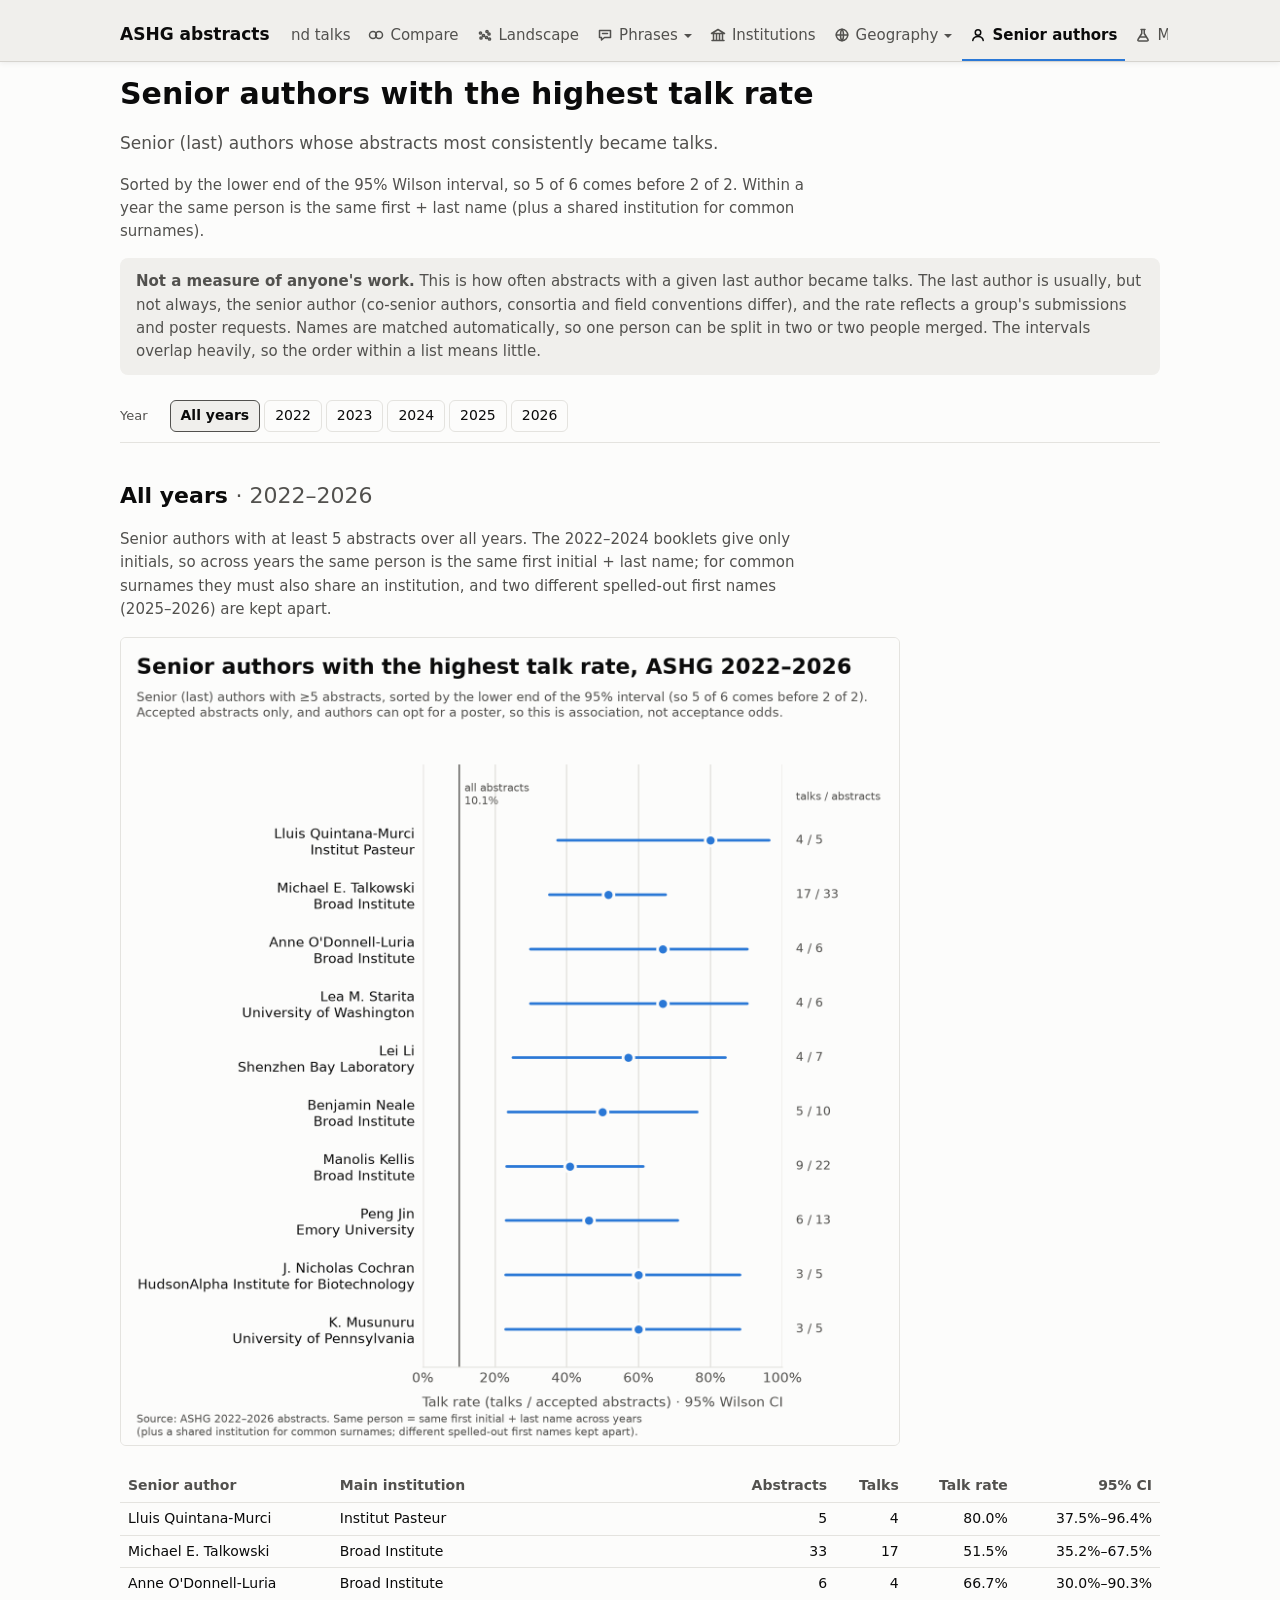
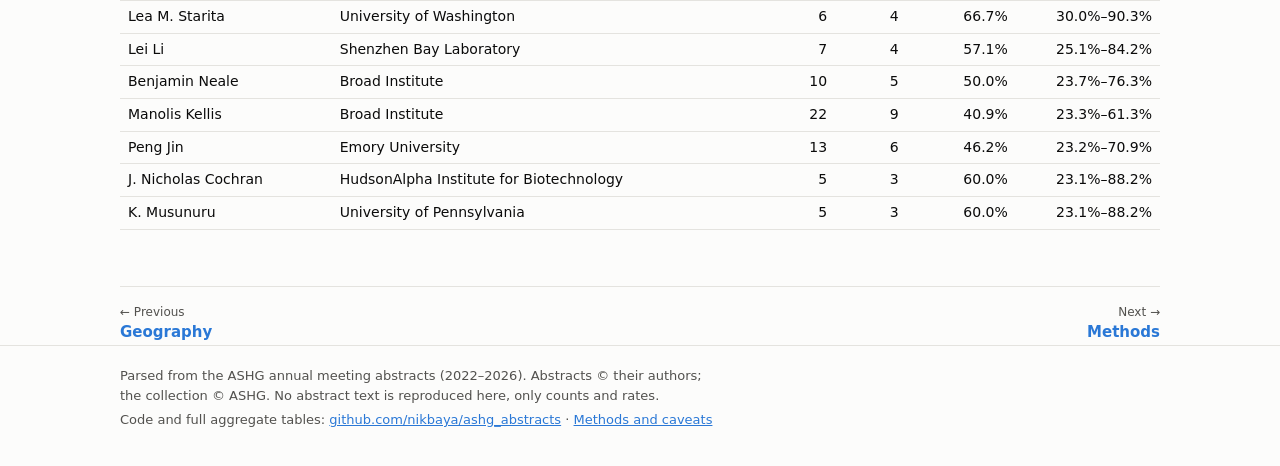
<file: docs/authors.html>
<!doctype html>
<html lang="en">
<head>
<meta charset="utf-8">
<meta name="viewport" content="width=device-width, initial-scale=1">
<meta name="color-scheme" content="light">
<title>Senior authors with the highest talk rate · ASHG abstracts</title>
<meta name="description" content="What the abstracts at the ASHG annual meeting say, 2022–2026: topics and wording over time, and which phrases, institutions and places are over-represented among talks (vs posters).">
<meta property="og:type" content="website">
<meta property="og:title" content="Senior authors with the highest talk rate · ASHG abstracts">
<meta property="og:description" content="Topics, wording and who presents at ASHG, from the published abstracts: what is rising, what is fading, and what leans toward talks over posters.">
<meta property="og:image" content="https://nikbaya.github.io/ashg_abstracts/img/2026_headline.png">
<meta property="og:url" content="https://nikbaya.github.io/ashg_abstracts/authors.html">
<meta name="twitter:card" content="summary_large_image">
<meta name="twitter:image" content="https://nikbaya.github.io/ashg_abstracts/img/2026_headline.png">
<link rel="icon" href="data:image/svg+xml,%3Csvg xmlns='http://www.w3.org/2000/svg' viewBox='0 0 16 16'%3E%3Ccircle cx='5' cy='8' r='4' fill='%232a78d6'/%3E%3Ccircle cx='11' cy='8' r='4' fill='%23e34948' fill-opacity='.85'/%3E%3C/svg%3E">
<link rel="stylesheet" href="assets/site.css?v=5bbae3b6">
</head>
<body>
<header class="site-header"><div class="wrap">
  <a class="brand" href="index.html">ASHG abstracts</a>
  <button type="button" class="nav-toggle" aria-label="Menu" aria-expanded="false" aria-controls="site-nav"><svg viewBox="0 0 20 20" aria-hidden="true"><path d="M3 5.5h14M3 10h14M3 14.5h14"/></svg></button>
  <nav class="site-nav" id="site-nav" aria-label="Sections">
    <div class="nav-item has-menu">
    <a href="index.html"><svg class="nav-icon" viewBox="0 0 16 16" aria-hidden="true"><rect x="2.5" y="2.5" width="4.5" height="4.5" rx="1"/><rect x="9" y="2.5" width="4.5" height="4.5" rx="1"/><rect x="2.5" y="9" width="4.5" height="4.5" rx="1"/><rect x="9" y="9" width="4.5" height="4.5" rx="1"/></svg>Overview<span class="caret" aria-hidden="true"></span></a>
    <div class="nav-menu"><a href="index.html#search">Phrase search</a><a href="index.html#hot">What's hot</a><a href="index.html#talk-leaning">Talk-leaning phrases</a><a href="index.html#wording">Wording</a><a href="index.html#institutions">Institutions</a></div>
    </div>
    <div class="nav-item">
    <a href="similar.html"><svg class="nav-icon" viewBox="0 0 16 16" aria-hidden="true"><circle cx="8" cy="8" r="2"/><circle cx="3" cy="4" r="1.5"/><circle cx="13" cy="5" r="1.5"/><circle cx="11.5" cy="13" r="1.5"/><path d="M6.4 7 4.2 5M10 7.6l1.8-1.6M9 9.8l2 2"/></svg>Find talks</a>
    </div>
    <div class="nav-item">
    <a href="compare.html"><svg class="nav-icon" viewBox="0 0 16 16" aria-hidden="true"><circle cx="5" cy="8" r="3.5"/><circle cx="11" cy="8" r="3.5"/></svg>Compare</a>
    </div>
    <div class="nav-item">
    <a href="landscape.html"><svg class="nav-icon" viewBox="0 0 16 16" aria-hidden="true"><circle cx="4" cy="11" r="1.1"/><circle cx="6.5" cy="8.5" r="1.1"/><circle cx="3.5" cy="6" r="1.1"/><circle cx="10" cy="4.5" r="1.1"/><circle cx="12" cy="7" r="1.1"/><circle cx="9.5" cy="10.5" r="1.1"/><circle cx="12.5" cy="12" r="1.1"/></svg>Landscape</a>
    </div>
    <div class="nav-item has-menu">
    <a href="phrases.html"><svg class="nav-icon" viewBox="0 0 16 16" aria-hidden="true"><path d="M2.5 3.5h11v7h-6l-3 2.5v-2.5h-2z"/><path d="M5.5 6.5h5"/></svg>Phrases<span class="caret" aria-hidden="true"></span></a>
    <div class="nav-menu"><a href="phrases.html#explorer">Search for a phrase</a><a href="phrases.html#by-year">Overrepresented in talks</a><a href="phrases.html#phrase-trends">Phrase trends</a><a href="phrases.html#biobanks">Biobanks</a><a href="phrases.html#shift">What changed</a><a href="phrases.html#sample-size">Sample size</a><a href="phrases.html#words">Words, A to Z</a><a href="phrases.html#words-enriched">Words more common now</a><a href="phrases.html#genes">Genes</a><a href="phrases.html#score">Score your text</a></div>
    </div>
    <div class="nav-item">
    <a href="institutions.html"><svg class="nav-icon" viewBox="0 0 16 16" aria-hidden="true"><path d="M2 13.5h12M3.5 13.5v-7M6.5 13.5v-7M9.5 13.5v-7M12.5 13.5v-7M1.5 6.5 8 2.5l6.5 4z"/></svg>Institutions</a>
    </div>
    <div class="nav-item has-menu">
    <a href="geography.html"><svg class="nav-icon" viewBox="0 0 16 16" aria-hidden="true"><circle cx="8" cy="8" r="5.75"/><path d="M2.25 8h11.5M8 2.25c-2 1.9-2 9.6 0 11.5M8 2.25c2 1.9 2 9.6 0 11.5"/></svg>Geography<span class="caret" aria-hidden="true"></span></a>
    <div class="nav-menu"><a href="geography.html#center">Center of mass</a><a href="geography.html#regions">World regions</a><a href="geography.html#countries">Countries</a><a href="geography.html#metros">Metro areas</a></div>
    </div>
    <div class="nav-item">
    <a href="authors.html" aria-current="page"><svg class="nav-icon" viewBox="0 0 16 16" aria-hidden="true"><circle cx="8" cy="5.5" r="2.75"/><path d="M2.75 13.5c.5-2.75 2.6-4 5.25-4s4.75 1.25 5.25 4"/></svg>Senior authors</a>
    </div>
    <div class="nav-item has-menu">
    <a href="methods.html"><svg class="nav-icon" viewBox="0 0 16 16" aria-hidden="true"><path d="M6 2.5h4M6.75 2.5v4L3 12.5c-.5.9.1 1.5 1 1.5h8c.9 0 1.5-.6 1-1.5L9.25 6.5v-4M4.75 10h6.5"/></svg>Methods<span class="caret" aria-hidden="true"></span></a>
    <div class="nav-menu"><a href="methods.html#similar">Find talks</a><a href="methods.html#landscape">Landscape</a><a href="methods.html#numbers">What the numbers mean</a><a href="methods.html#match-rates">Match rates</a><a href="methods.html#talk-rate">Talk rate by year</a><a href="methods.html#built">How it's built</a><a href="methods.html#about">About this site</a></div>
    </div>
  </nav>
</div></header>
<main class="wrap">
<h1>Senior authors with the highest talk rate</h1>
<p class="lede">Senior (last) authors whose abstracts most consistently became talks.</p>
<p>Sorted by the lower end of the 95% Wilson interval, so 5 of 6 comes before 2 of 2. Within a year the same
person is the same first + last name (plus a shared institution for common surnames).</p>
<p class="caveat"><strong>Not a measure of anyone's work.</strong> This is how often abstracts with a given last author
became talks. The last author is usually, but not always, the senior author (co-senior authors, consortia and field
conventions differ), and the rate reflects a group's submissions and poster requests. Names are matched
automatically, so one person can be split in two or two people merged. The intervals overlap heavily, so the order
within a list means little.</p>
<div class="year-scope">
<div class="toolbar">
  <span class="lbl">Year</span>
  <span class="seg" role="group" aria-label="Year" data-control="year" data-default="all">
<button type="button" data-value="all">All years</button><button type="button" data-value="2022">2022</button><button type="button" data-value="2023">2023</button><button type="button" data-value="2024">2024</button><button type="button" data-value="2025">2025</button><button type="button" data-value="2026">2026</button>  </span>
</div>
<section data-show-year="all">
<h2>All years <span class="sub">· 2022–2026</span></h2>
<p>Senior authors with at least 5 abstracts over all years. The 2022–2024 booklets give only
initials, so across years the same person is the same first initial + last name; for common surnames they must also
share an institution, and two different spelled-out first names (2025–2026) are kept apart.</p>
<figure class="fig">
  <a href="img/all_senior_authors.png"><img src="img/all_senior_authors.png" alt="Talk rate with 95% intervals for the top senior authors at ASHG 2022–2026." loading="lazy"></a>
</figure>

<div class="scroll"><table class="sortable"><thead><tr><th class="text">Senior author</th><th class="text">Main institution</th><th class="">Abstracts</th><th class="">Talks</th><th class="">Talk rate</th><th class="">95% CI</th></tr></thead><tbody><tr><td class="text" data-v="Lluis Quintana-Murci">Lluis Quintana-Murci</td><td class="text" data-v="Institut Pasteur">Institut Pasteur</td><td class="" data-v="5">5</td><td class="" data-v="4">4</td><td class="" data-v="0.8">80.0%</td><td class="" data-v="37.5%–96.4%">37.5%–96.4%</td></tr><tr><td class="text" data-v="Michael E. Talkowski">Michael E. Talkowski</td><td class="text" data-v="Broad Institute">Broad Institute</td><td class="" data-v="33">33</td><td class="" data-v="17">17</td><td class="" data-v="0.5152">51.5%</td><td class="" data-v="35.2%–67.5%">35.2%–67.5%</td></tr><tr><td class="text" data-v="Anne O&#x27;Donnell-Luria">Anne O&#x27;Donnell-Luria</td><td class="text" data-v="Broad Institute">Broad Institute</td><td class="" data-v="6">6</td><td class="" data-v="4">4</td><td class="" data-v="0.6667">66.7%</td><td class="" data-v="30.0%–90.3%">30.0%–90.3%</td></tr><tr><td class="text" data-v="Lea M. Starita">Lea M. Starita</td><td class="text" data-v="University of Washington">University of Washington</td><td class="" data-v="6">6</td><td class="" data-v="4">4</td><td class="" data-v="0.6667">66.7%</td><td class="" data-v="30.0%–90.3%">30.0%–90.3%</td></tr><tr><td class="text" data-v="Lei Li">Lei Li</td><td class="text" data-v="Shenzhen Bay Laboratory">Shenzhen Bay Laboratory</td><td class="" data-v="7">7</td><td class="" data-v="4">4</td><td class="" data-v="0.5714">57.1%</td><td class="" data-v="25.1%–84.2%">25.1%–84.2%</td></tr><tr><td class="text" data-v="Benjamin Neale">Benjamin Neale</td><td class="text" data-v="Broad Institute">Broad Institute</td><td class="" data-v="10">10</td><td class="" data-v="5">5</td><td class="" data-v="0.5">50.0%</td><td class="" data-v="23.7%–76.3%">23.7%–76.3%</td></tr><tr><td class="text" data-v="Manolis Kellis">Manolis Kellis</td><td class="text" data-v="Broad Institute">Broad Institute</td><td class="" data-v="22">22</td><td class="" data-v="9">9</td><td class="" data-v="0.4091">40.9%</td><td class="" data-v="23.3%–61.3%">23.3%–61.3%</td></tr><tr><td class="text" data-v="Peng Jin">Peng Jin</td><td class="text" data-v="Emory University">Emory University</td><td class="" data-v="13">13</td><td class="" data-v="6">6</td><td class="" data-v="0.4615">46.2%</td><td class="" data-v="23.2%–70.9%">23.2%–70.9%</td></tr><tr><td class="text" data-v="J. Nicholas Cochran">J. Nicholas Cochran</td><td class="text" data-v="HudsonAlpha Institute for Biotechnology">HudsonAlpha Institute for Biotechnology</td><td class="" data-v="5">5</td><td class="" data-v="3">3</td><td class="" data-v="0.6">60.0%</td><td class="" data-v="23.1%–88.2%">23.1%–88.2%</td></tr><tr><td class="text" data-v="K. Musunuru">K. Musunuru</td><td class="text" data-v="University of Pennsylvania">University of Pennsylvania</td><td class="" data-v="5">5</td><td class="" data-v="3">3</td><td class="" data-v="0.6">60.0%</td><td class="" data-v="23.1%–88.2%">23.1%–88.2%</td></tr></tbody></table></div>
</section>
<section data-show-year="2022">
<h2>ASHG 2022 <span class="sub">· Los Angeles</span></h2>

<p>Senior authors with at least 5 abstracts that year; the 2022
booklet gives only initials.</p>
<figure class="fig">
  <a href="img/2022_senior_authors.png"><img src="img/2022_senior_authors.png" alt="Talk rate with 95% intervals for the top senior authors at ASHG 2022." loading="lazy"></a>
</figure>

<div class="scroll"><table class="sortable"><thead><tr><th class="text">Senior author</th><th class="text">Main institution</th><th class="">Abstracts</th><th class="">Talks</th><th class="">Talk rate</th><th class="">95% CI</th></tr></thead><tbody><tr><td class="text" data-v="P. Awadalla">P. Awadalla</td><td class="text" data-v="University of Toronto">University of Toronto</td><td class="" data-v="5">5</td><td class="" data-v="4">4</td><td class="" data-v="0.8">80.0%</td><td class="" data-v="37.5%–96.4%">37.5%–96.4%</td></tr><tr><td class="text" data-v="J. Denny">J. Denny</td><td class="text" data-v="NIH">NIH</td><td class="" data-v="5">5</td><td class="" data-v="3">3</td><td class="" data-v="0.6">60.0%</td><td class="" data-v="23.1%–88.2%">23.1%–88.2%</td></tr><tr><td class="text" data-v="R. Do">R. Do</td><td class="text" data-v="Icahn School of Medicine at Mount Sinai">Icahn School of Medicine at Mount Sinai</td><td class="" data-v="5">5</td><td class="" data-v="3">3</td><td class="" data-v="0.6">60.0%</td><td class="" data-v="23.1%–88.2%">23.1%–88.2%</td></tr><tr><td class="text" data-v="S. Raychaudhuri">S. Raychaudhuri</td><td class="text" data-v="Broad Institute">Broad Institute</td><td class="" data-v="5">5</td><td class="" data-v="3">3</td><td class="" data-v="0.6">60.0%</td><td class="" data-v="23.1%–88.2%">23.1%–88.2%</td></tr><tr><td class="text" data-v="M. Kellis">M. Kellis</td><td class="text" data-v="MIT">MIT</td><td class="" data-v="8">8</td><td class="" data-v="4">4</td><td class="" data-v="0.5">50.0%</td><td class="" data-v="21.5%–78.5%">21.5%–78.5%</td></tr><tr><td class="text" data-v="B. Pasaniuc">B. Pasaniuc</td><td class="text" data-v="UCLA">UCLA</td><td class="" data-v="9">9</td><td class="" data-v="4">4</td><td class="" data-v="0.4444">44.4%</td><td class="" data-v="18.9%–73.3%">18.9%–73.3%</td></tr><tr><td class="text" data-v="P. Jin">P. Jin</td><td class="text" data-v="Emory University">Emory University</td><td class="" data-v="6">6</td><td class="" data-v="3">3</td><td class="" data-v="0.5">50.0%</td><td class="" data-v="18.8%–81.2%">18.8%–81.2%</td></tr><tr><td class="text" data-v="A. Gusev">A. Gusev</td><td class="text" data-v="Dana-Farber Cancer Institute">Dana-Farber Cancer Institute</td><td class="" data-v="7">7</td><td class="" data-v="3">3</td><td class="" data-v="0.4286">42.9%</td><td class="" data-v="15.8%–75.0%">15.8%–75.0%</td></tr><tr><td class="text" data-v="S. Parker">S. Parker</td><td class="text" data-v="University of Michigan">University of Michigan</td><td class="" data-v="8">8</td><td class="" data-v="3">3</td><td class="" data-v="0.375">37.5%</td><td class="" data-v="13.7%–69.4%">13.7%–69.4%</td></tr><tr><td class="text" data-v="M. Gymrek">M. Gymrek</td><td class="text" data-v="UC San Diego">UC San Diego</td><td class="" data-v="9">9</td><td class="" data-v="3">3</td><td class="" data-v="0.3333">33.3%</td><td class="" data-v="12.1%–64.6%">12.1%–64.6%</td></tr></tbody></table></div>
</section>
<section data-show-year="2023">
<h2>ASHG 2023 <span class="sub">· Washington, DC</span></h2>

<p>Senior authors with at least 5 abstracts that year; the 2023
booklet gives only initials.</p>
<figure class="fig">
  <a href="img/2023_senior_authors.png"><img src="img/2023_senior_authors.png" alt="Talk rate with 95% intervals for the top senior authors at ASHG 2023." loading="lazy"></a>
</figure>

<div class="scroll"><table class="sortable"><thead><tr><th class="text">Senior author</th><th class="text">Main institution</th><th class="">Abstracts</th><th class="">Talks</th><th class="">Talk rate</th><th class="">95% CI</th></tr></thead><tbody><tr><td class="text" data-v="A. Price">A. Price</td><td class="text" data-v="Harvard University">Harvard University</td><td class="" data-v="5">5</td><td class="" data-v="3">3</td><td class="" data-v="0.6">60.0%</td><td class="" data-v="23.1%–88.2%">23.1%–88.2%</td></tr><tr><td class="text" data-v="B. Neale">B. Neale</td><td class="text" data-v="Massachusetts General Hospital">Massachusetts General Hospital</td><td class="" data-v="5">5</td><td class="" data-v="3">3</td><td class="" data-v="0.6">60.0%</td><td class="" data-v="23.1%–88.2%">23.1%–88.2%</td></tr><tr><td class="text" data-v="C. Cruchaga">C. Cruchaga</td><td class="text" data-v="Washington University in St. Louis">Washington University in St. Louis</td><td class="" data-v="5">5</td><td class="" data-v="2">2</td><td class="" data-v="0.4">40.0%</td><td class="" data-v="11.8%–76.9%">11.8%–76.9%</td></tr><tr><td class="text" data-v="P. Liu">P. Liu</td><td class="text" data-v="Baylor College of Medicine">Baylor College of Medicine</td><td class="" data-v="5">5</td><td class="" data-v="2">2</td><td class="" data-v="0.4">40.0%</td><td class="" data-v="11.8%–76.9%">11.8%–76.9%</td></tr><tr><td class="text" data-v="S. Gazal">S. Gazal</td><td class="text" data-v="University of Southern California">University of Southern California</td><td class="" data-v="5">5</td><td class="" data-v="2">2</td><td class="" data-v="0.4">40.0%</td><td class="" data-v="11.8%–76.9%">11.8%–76.9%</td></tr><tr><td class="text" data-v="P. Roussos">P. Roussos</td><td class="text" data-v="Icahn School of Medicine at Mount Sinai">Icahn School of Medicine at Mount Sinai</td><td class="" data-v="6">6</td><td class="" data-v="2">2</td><td class="" data-v="0.3333">33.3%</td><td class="" data-v="9.7%–70.0%">9.7%–70.0%</td></tr><tr><td class="text" data-v="R. Gibbs">R. Gibbs</td><td class="text" data-v="Baylor College of Medicine">Baylor College of Medicine</td><td class="" data-v="6">6</td><td class="" data-v="2">2</td><td class="" data-v="0.3333">33.3%</td><td class="" data-v="9.7%–70.0%">9.7%–70.0%</td></tr><tr><td class="text" data-v="T. Pastinen">T. Pastinen</td><td class="text" data-v="Children&#x27;s Mercy Kansas City">Children&#x27;s Mercy Kansas City</td><td class="" data-v="6">6</td><td class="" data-v="2">2</td><td class="" data-v="0.3333">33.3%</td><td class="" data-v="9.7%–70.0%">9.7%–70.0%</td></tr><tr><td class="text" data-v="B. Lee">B. Lee</td><td class="text" data-v="Baylor College of Medicine">Baylor College of Medicine</td><td class="" data-v="7">7</td><td class="" data-v="2">2</td><td class="" data-v="0.2857">28.6%</td><td class="" data-v="8.2%–64.1%">8.2%–64.1%</td></tr><tr><td class="text" data-v="Y. Okada">Y. Okada</td><td class="text" data-v="RIKEN">RIKEN</td><td class="" data-v="7">7</td><td class="" data-v="2">2</td><td class="" data-v="0.2857">28.6%</td><td class="" data-v="8.2%–64.1%">8.2%–64.1%</td></tr></tbody></table></div>
</section>
<section data-show-year="2024">
<h2>ASHG 2024 <span class="sub">· Denver</span></h2>

<p>Senior authors with at least 5 abstracts that year; the 2024
booklet gives only initials.</p>
<figure class="fig">
  <a href="img/2024_senior_authors.png"><img src="img/2024_senior_authors.png" alt="Talk rate with 95% intervals for the top senior authors at ASHG 2024." loading="lazy"></a>
</figure>

<div class="scroll"><table class="sortable"><thead><tr><th class="text">Senior author</th><th class="text">Main institution</th><th class="">Abstracts</th><th class="">Talks</th><th class="">Talk rate</th><th class="">95% CI</th></tr></thead><tbody><tr><td class="text" data-v="S. Montgomery">S. Montgomery</td><td class="text" data-v="Stanford University">Stanford University</td><td class="" data-v="8">8</td><td class="" data-v="4">4</td><td class="" data-v="0.5">50.0%</td><td class="" data-v="21.5%–78.5%">21.5%–78.5%</td></tr><tr><td class="text" data-v="P. Roussos">P. Roussos</td><td class="text" data-v="Icahn School of Medicine at Mount Sinai">Icahn School of Medicine at Mount Sinai</td><td class="" data-v="15">15</td><td class="" data-v="6">6</td><td class="" data-v="0.4">40.0%</td><td class="" data-v="19.8%–64.2%">19.8%–64.2%</td></tr><tr><td class="text" data-v="A. Martin">A. Martin</td><td class="text" data-v="Massachusetts General Hospital">Massachusetts General Hospital</td><td class="" data-v="6">6</td><td class="" data-v="3">3</td><td class="" data-v="0.5">50.0%</td><td class="" data-v="18.8%–81.2%">18.8%–81.2%</td></tr><tr><td class="text" data-v="A. Antonellis">A. Antonellis</td><td class="text" data-v="University of Michigan">University of Michigan</td><td class="" data-v="5">5</td><td class="" data-v="2">2</td><td class="" data-v="0.4">40.0%</td><td class="" data-v="11.8%–76.9%">11.8%–76.9%</td></tr><tr><td class="text" data-v="Y. Okada">Y. Okada</td><td class="text" data-v="RIKEN">RIKEN</td><td class="" data-v="5">5</td><td class="" data-v="2">2</td><td class="" data-v="0.4">40.0%</td><td class="" data-v="11.8%–76.9%">11.8%–76.9%</td></tr><tr><td class="text" data-v="C. Walsh">C. Walsh</td><td class="text" data-v="Boston Children&#x27;s Hospital">Boston Children&#x27;s Hospital</td><td class="" data-v="6">6</td><td class="" data-v="2">2</td><td class="" data-v="0.3333">33.3%</td><td class="" data-v="9.7%–70.0%">9.7%–70.0%</td></tr><tr><td class="text" data-v="G. Carvill">G. Carvill</td><td class="text" data-v="Northwestern University">Northwestern University</td><td class="" data-v="6">6</td><td class="" data-v="2">2</td><td class="" data-v="0.3333">33.3%</td><td class="" data-v="9.7%–70.0%">9.7%–70.0%</td></tr><tr><td class="text" data-v="I. Kullo">I. Kullo</td><td class="text" data-v="Mayo Clinic">Mayo Clinic</td><td class="" data-v="6">6</td><td class="" data-v="2">2</td><td class="" data-v="0.3333">33.3%</td><td class="" data-v="9.7%–70.0%">9.7%–70.0%</td></tr><tr><td class="text" data-v="Y. Bombard">Y. Bombard</td><td class="text" data-v="University of Toronto">University of Toronto</td><td class="" data-v="6">6</td><td class="" data-v="2">2</td><td class="" data-v="0.3333">33.3%</td><td class="" data-v="9.7%–70.0%">9.7%–70.0%</td></tr><tr><td class="text" data-v="M. Talkowski">M. Talkowski</td><td class="text" data-v="Broad Institute">Broad Institute</td><td class="" data-v="7">7</td><td class="" data-v="2">2</td><td class="" data-v="0.2857">28.6%</td><td class="" data-v="8.2%–64.1%">8.2%–64.1%</td></tr></tbody></table></div>
</section>
<section data-show-year="2025">
<h2>ASHG 2025 <span class="sub">· Boston</span></h2>

<p>Senior authors with at least 5 abstracts that year.</p>
<figure class="fig">
  <a href="img/2025_senior_authors.png"><img src="img/2025_senior_authors.png" alt="Talk rate with 95% intervals for the top senior authors at ASHG 2025." loading="lazy"></a>
</figure>

<div class="scroll"><table class="sortable"><thead><tr><th class="text">Senior author</th><th class="text">Main institution</th><th class="">Abstracts</th><th class="">Talks</th><th class="">Talk rate</th><th class="">95% CI</th></tr></thead><tbody><tr><td class="text" data-v="Michael E. Talkowski">Michael E. Talkowski</td><td class="text" data-v="Broad Institute">Broad Institute</td><td class="" data-v="11">11</td><td class="" data-v="5">5</td><td class="" data-v="0.4545">45.5%</td><td class="" data-v="21.3%–72.0%">21.3%–72.0%</td></tr><tr><td class="text" data-v="Evan E. Eichler">Evan E. Eichler</td><td class="text" data-v="University of Washington">University of Washington</td><td class="" data-v="6">6</td><td class="" data-v="3">3</td><td class="" data-v="0.5">50.0%</td><td class="" data-v="18.8%–81.2%">18.8%–81.2%</td></tr><tr><td class="text" data-v="Feixiong Cheng">Feixiong Cheng</td><td class="text" data-v="Case Western Reserve University">Case Western Reserve University</td><td class="" data-v="6">6</td><td class="" data-v="3">3</td><td class="" data-v="0.5">50.0%</td><td class="" data-v="18.8%–81.2%">18.8%–81.2%</td></tr><tr><td class="text" data-v="Mark Gerstein">Mark Gerstein</td><td class="text" data-v="Yale University">Yale University</td><td class="" data-v="5">5</td><td class="" data-v="2">2</td><td class="" data-v="0.4">40.0%</td><td class="" data-v="11.8%–76.9%">11.8%–76.9%</td></tr><tr><td class="text" data-v="Manolis Kellis">Manolis Kellis</td><td class="text" data-v="Broad Institute">Broad Institute</td><td class="" data-v="6">6</td><td class="" data-v="2">2</td><td class="" data-v="0.3333">33.3%</td><td class="" data-v="9.7%–70.0%">9.7%–70.0%</td></tr><tr><td class="text" data-v="Wendy K. Chung">Wendy K. Chung</td><td class="text" data-v="Boston Children&#x27;s Hospital">Boston Children&#x27;s Hospital</td><td class="" data-v="6">6</td><td class="" data-v="2">2</td><td class="" data-v="0.3333">33.3%</td><td class="" data-v="9.7%–70.0%">9.7%–70.0%</td></tr><tr><td class="text" data-v="Stephen B. Montgomery">Stephen B. Montgomery</td><td class="text" data-v="Stanford University">Stanford University</td><td class="" data-v="7">7</td><td class="" data-v="2">2</td><td class="" data-v="0.2857">28.6%</td><td class="" data-v="8.2%–64.1%">8.2%–64.1%</td></tr><tr><td class="text" data-v="Yukinori Okada">Yukinori Okada</td><td class="text" data-v="RIKEN">RIKEN</td><td class="" data-v="7">7</td><td class="" data-v="2">2</td><td class="" data-v="0.2857">28.6%</td><td class="" data-v="8.2%–64.1%">8.2%–64.1%</td></tr><tr><td class="text" data-v="Sarah A. Tishkoff">Sarah A. Tishkoff</td><td class="text" data-v="University of Pennsylvania">University of Pennsylvania</td><td class="" data-v="9">9</td><td class="" data-v="2">2</td><td class="" data-v="0.2222">22.2%</td><td class="" data-v="6.3%–54.7%">6.3%–54.7%</td></tr><tr><td class="text" data-v="Anurag Verma">Anurag Verma</td><td class="text" data-v="University of Pennsylvania">University of Pennsylvania</td><td class="" data-v="5">5</td><td class="" data-v="1">1</td><td class="" data-v="0.2">20.0%</td><td class="" data-v="3.6%–62.5%">3.6%–62.5%</td></tr></tbody></table></div>
</section>
<section data-show-year="2026">
<h2>ASHG 2026 <span class="sub">· Montreal</span></h2>

<p>Senior authors with at least 5 abstracts that year.</p>
<figure class="fig">
  <a href="img/2026_senior_authors.png"><img src="img/2026_senior_authors.png" alt="Talk rate with 95% intervals for the top senior authors at ASHG 2026." loading="lazy"></a>
</figure>

<div class="scroll"><table class="sortable"><thead><tr><th class="text">Senior author</th><th class="text">Main institution</th><th class="">Abstracts</th><th class="">Talks</th><th class="">Talk rate</th><th class="">95% CI</th></tr></thead><tbody><tr><td class="text" data-v="Dajiang Liu">Dajiang Liu</td><td class="text" data-v="Penn State University">Penn State University</td><td class="" data-v="8">8</td><td class="" data-v="4">4</td><td class="" data-v="0.5">50.0%</td><td class="" data-v="21.5%–78.5%">21.5%–78.5%</td></tr><tr><td class="text" data-v="Michael E. Talkowski">Michael E. Talkowski</td><td class="text" data-v="Broad Institute">Broad Institute</td><td class="" data-v="8">8</td><td class="" data-v="4">4</td><td class="" data-v="0.5">50.0%</td><td class="" data-v="21.5%–78.5%">21.5%–78.5%</td></tr><tr><td class="text" data-v="Nicholas Mancuso">Nicholas Mancuso</td><td class="text" data-v="University of Southern California">University of Southern California</td><td class="" data-v="5">5</td><td class="" data-v="2">2</td><td class="" data-v="0.4">40.0%</td><td class="" data-v="11.8%–76.9%">11.8%–76.9%</td></tr><tr><td class="text" data-v="Aaron R. Quinlan">Aaron R. Quinlan</td><td class="text" data-v="University of Utah">University of Utah</td><td class="" data-v="6">6</td><td class="" data-v="2">2</td><td class="" data-v="0.3333">33.3%</td><td class="" data-v="9.7%–70.0%">9.7%–70.0%</td></tr><tr><td class="text" data-v="Alexander Gusev">Alexander Gusev</td><td class="text" data-v="Dana-Farber Cancer Institute">Dana-Farber Cancer Institute</td><td class="" data-v="6">6</td><td class="" data-v="2">2</td><td class="" data-v="0.3333">33.3%</td><td class="" data-v="9.7%–70.0%">9.7%–70.0%</td></tr><tr><td class="text" data-v="Elizabeth T. Cirulli">Elizabeth T. Cirulli</td><td class="text" data-v="Helix">Helix</td><td class="" data-v="8">8</td><td class="" data-v="2">2</td><td class="" data-v="0.25">25.0%</td><td class="" data-v="7.1%–59.1%">7.1%–59.1%</td></tr><tr><td class="text" data-v="Yukinori Okada">Yukinori Okada</td><td class="text" data-v="RIKEN">RIKEN</td><td class="" data-v="8">8</td><td class="" data-v="2">2</td><td class="" data-v="0.25">25.0%</td><td class="" data-v="7.1%–59.1%">7.1%–59.1%</td></tr><tr><td class="text" data-v="Gregory Costain">Gregory Costain</td><td class="text" data-v="The Hospital for Sick Children">The Hospital for Sick Children</td><td class="" data-v="5">5</td><td class="" data-v="1">1</td><td class="" data-v="0.2">20.0%</td><td class="" data-v="3.6%–62.5%">3.6%–62.5%</td></tr><tr><td class="text" data-v="Jennifer E. Below">Jennifer E. Below</td><td class="text" data-v="Vanderbilt University Medical Center">Vanderbilt University Medical Center</td><td class="" data-v="5">5</td><td class="" data-v="1">1</td><td class="" data-v="0.2">20.0%</td><td class="" data-v="3.6%–62.5%">3.6%–62.5%</td></tr><tr><td class="text" data-v="Konrad J. Karczewski">Konrad J. Karczewski</td><td class="text" data-v="Broad Institute">Broad Institute</td><td class="" data-v="5">5</td><td class="" data-v="1">1</td><td class="" data-v="0.2">20.0%</td><td class="" data-v="3.6%–62.5%">3.6%–62.5%</td></tr></tbody></table></div>
</section>

</div>
<nav class="pager" aria-label="Previous and next page">
<a class="prev" href="geography.html"><span>← Previous</span>Geography</a><a class="next" href="methods.html"><span>Next →</span>Methods</a></nav>
</main>
<footer><div class="wrap">
  <p>Parsed from the ASHG annual meeting abstracts (2022–2026). Abstracts © their authors; the collection © ASHG. No abstract text is reproduced here, only counts and rates.</p>
  <p>Code and full aggregate tables: <a href="https://github.com/nikbaya/ashg_abstracts">github.com/nikbaya/ashg_abstracts</a> · <a href="methods.html">Methods and caveats</a></p>
</div></footer>
<script src="assets/site.js?v=5bbae3b6"></script>
<script data-goatcounter="https://ashg-abstracts.goatcounter.com/count" async src="//gc.zgo.at/count.js"></script>
</body>
</html>
</file>
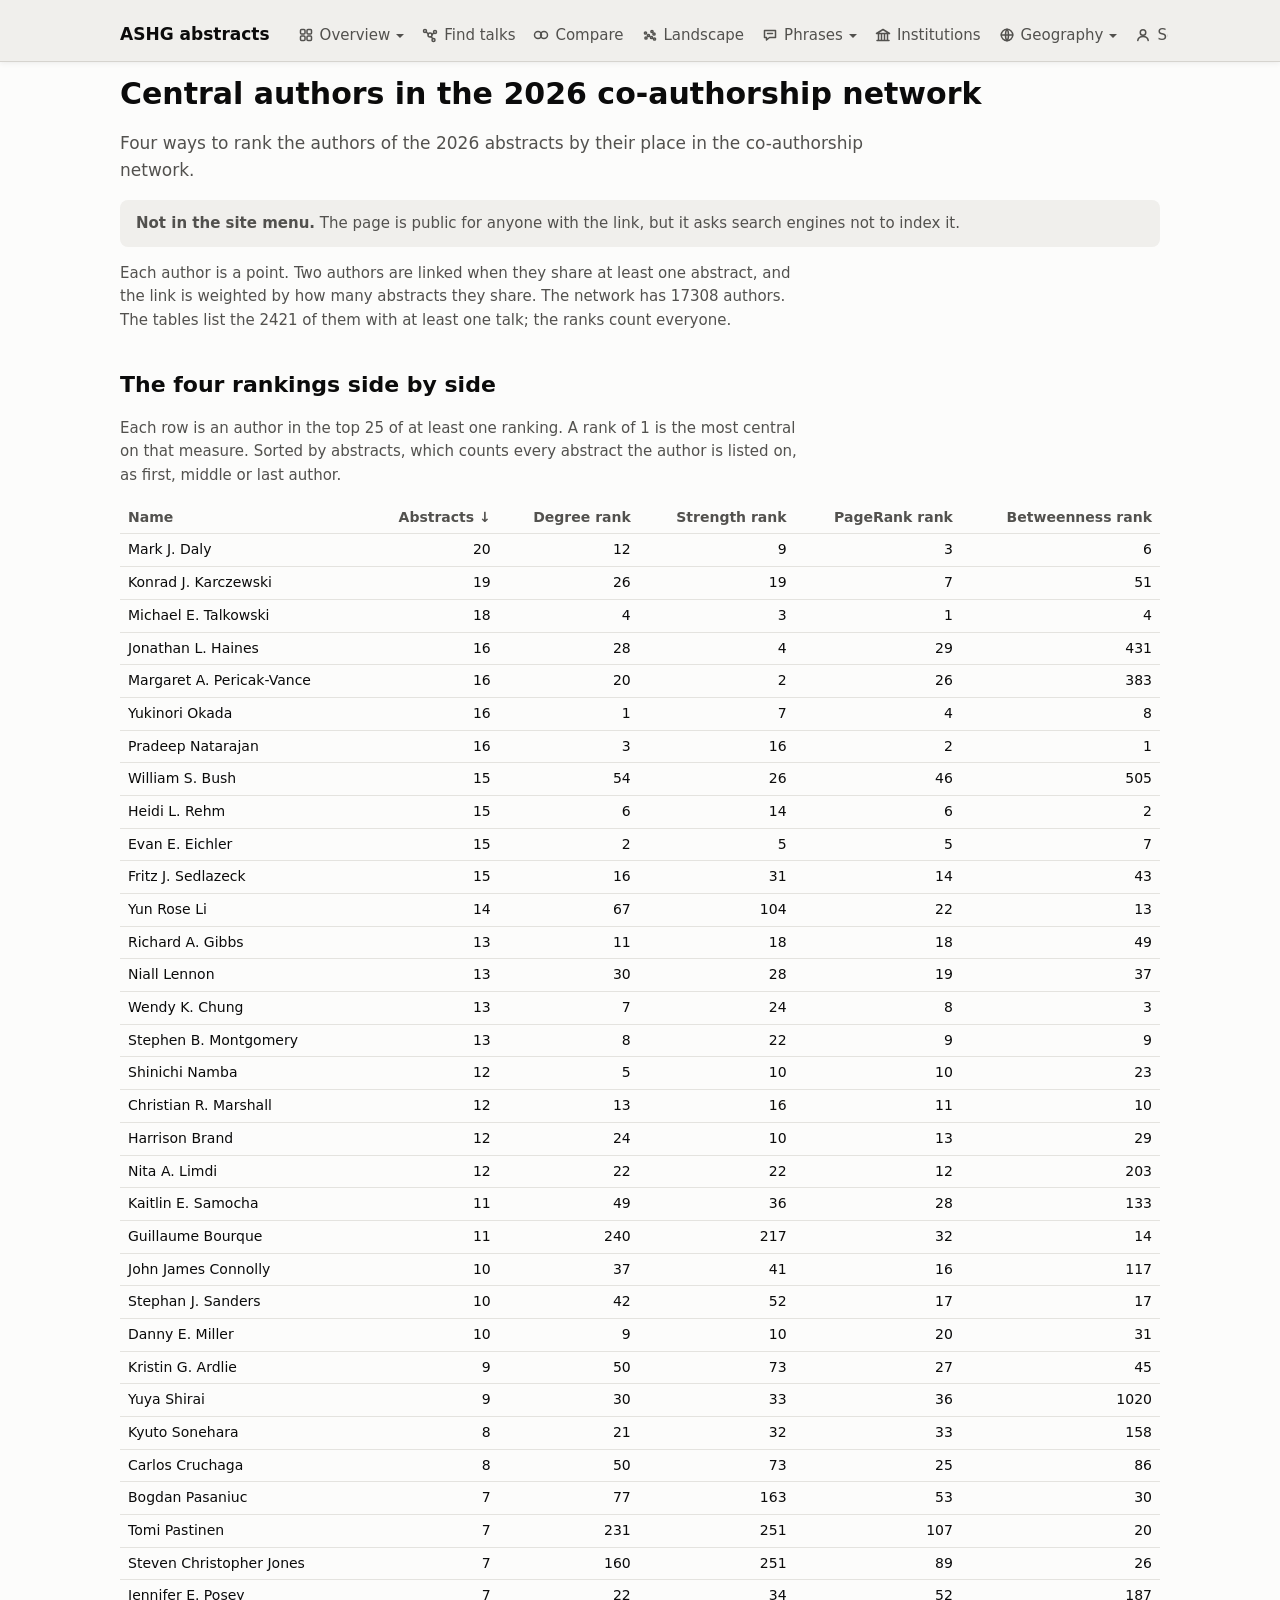
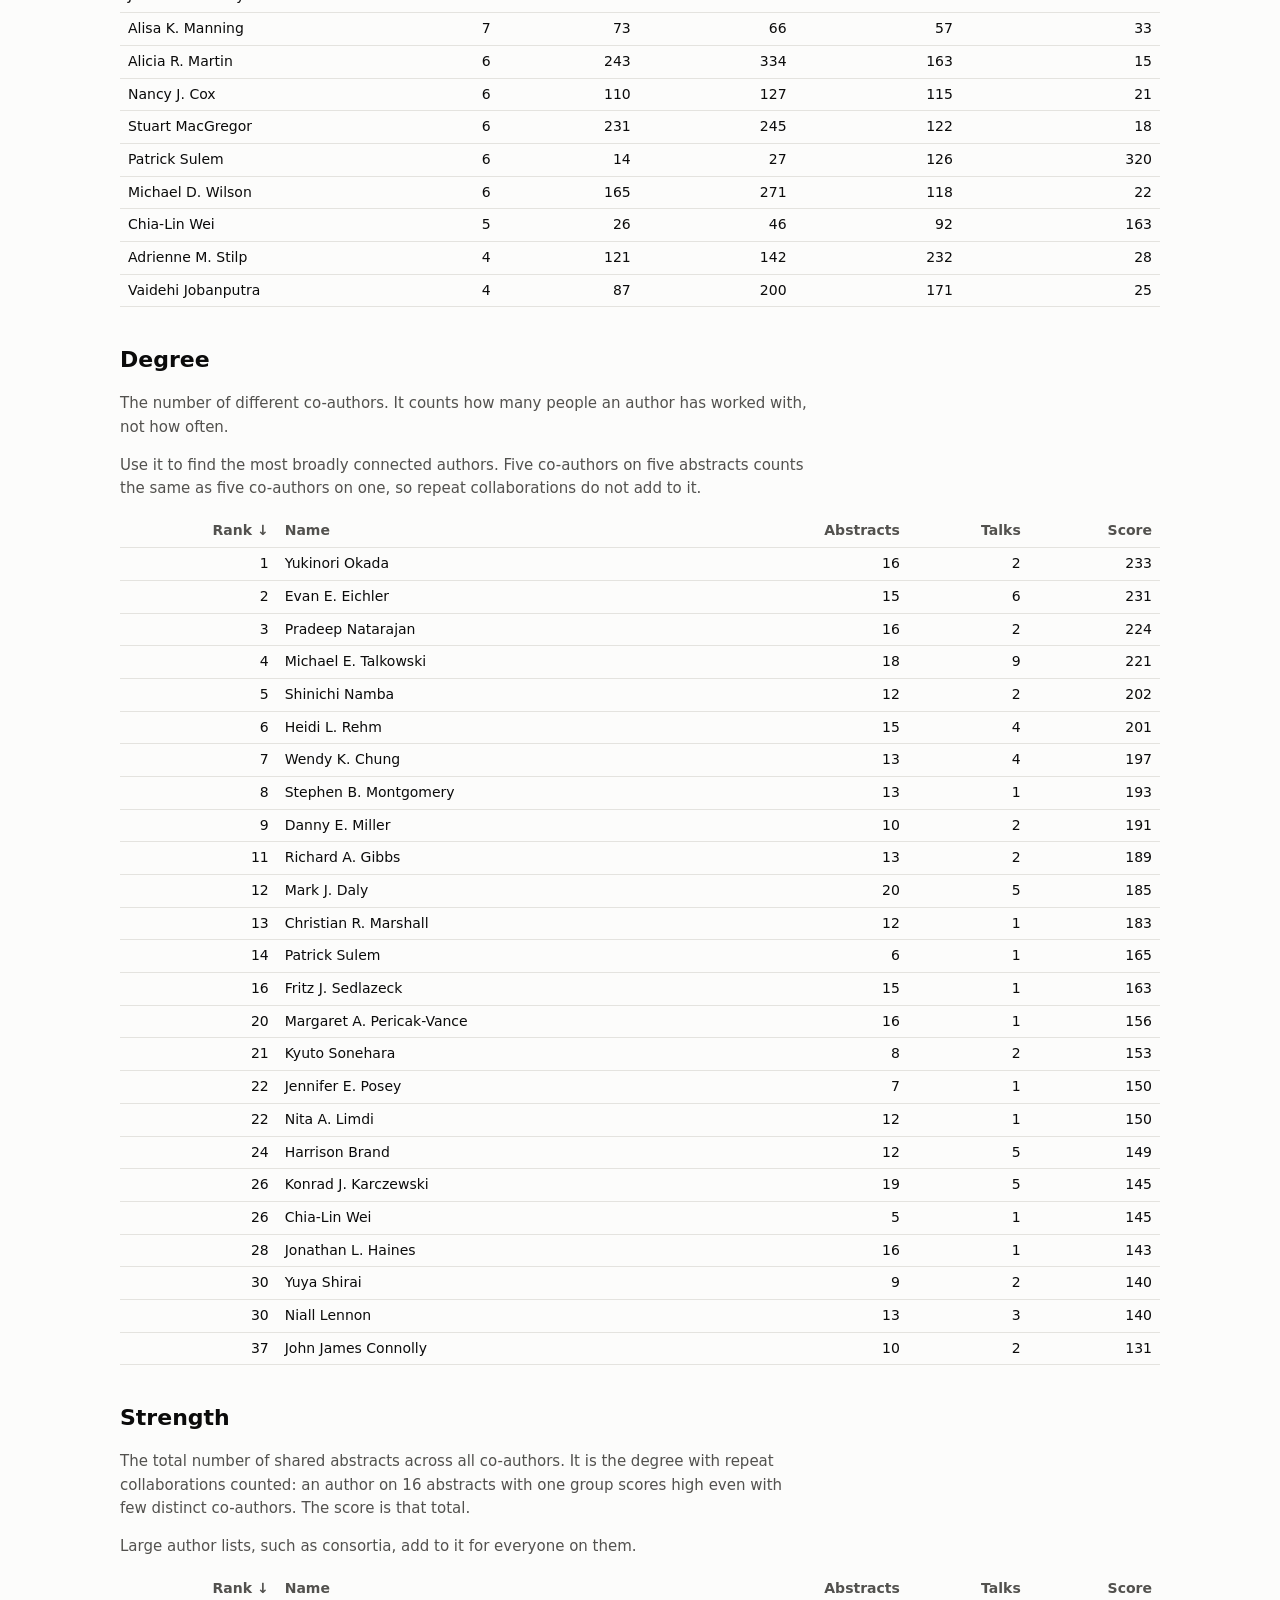
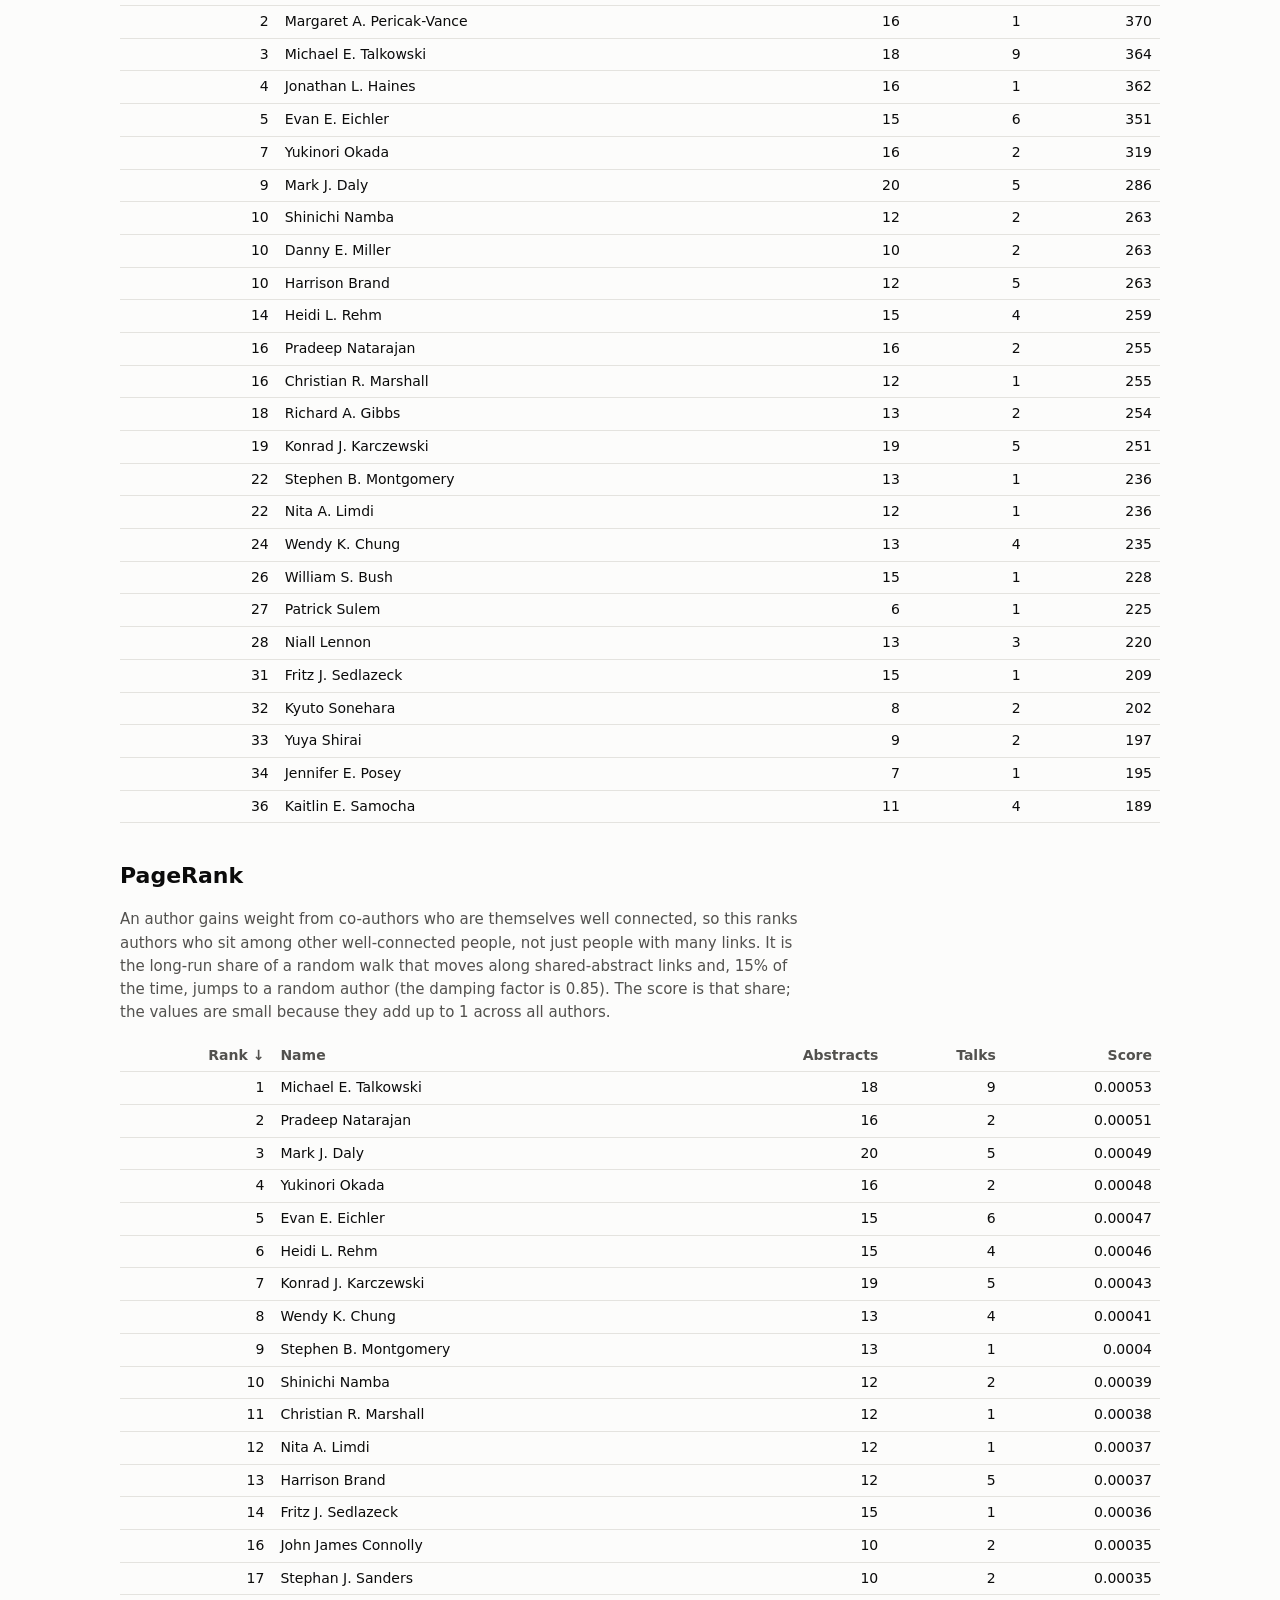
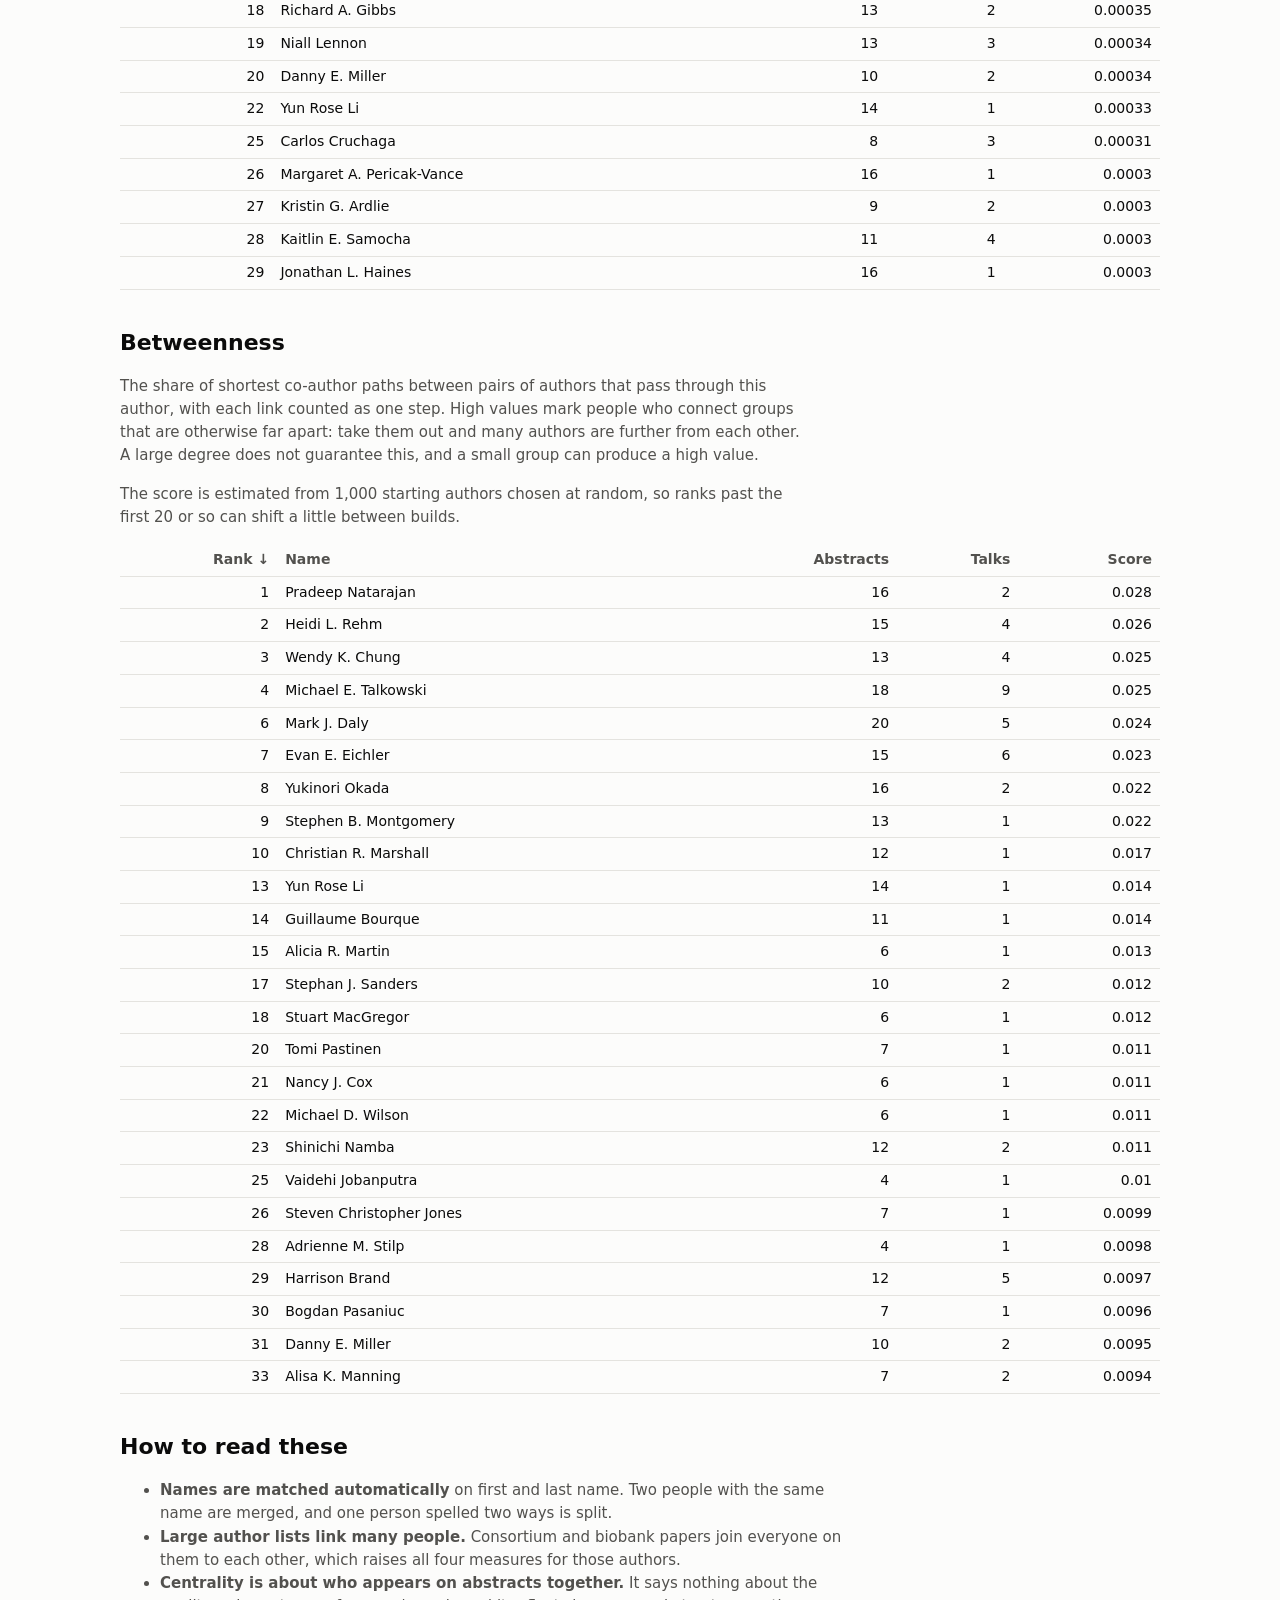
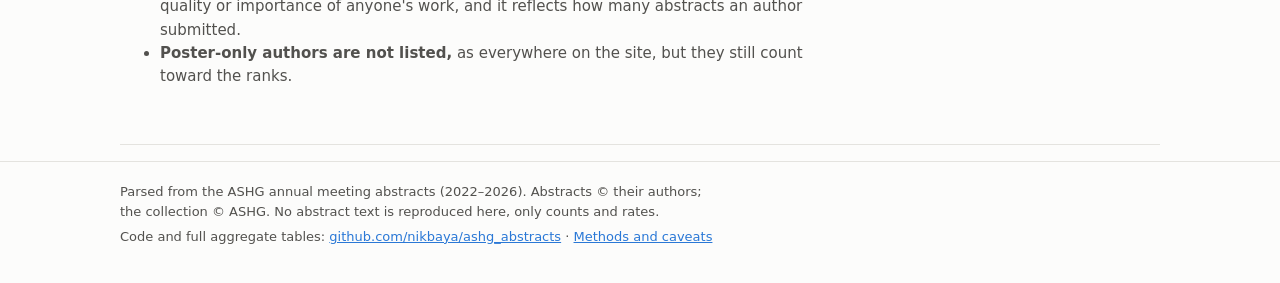
<file: docs/centrality.html>
<!doctype html>
<html lang="en">
<head>
<meta charset="utf-8">
<meta name="viewport" content="width=device-width, initial-scale=1">
<meta name="color-scheme" content="light">
<title>Central authors in the 2026 co-authorship network · ASHG abstracts</title>
<meta name="description" content="What the abstracts at the ASHG annual meeting say, 2022–2026: topics and wording over time, and which phrases, institutions and places are over-represented among talks (vs posters).">
<meta name="robots" content="noindex">
<meta property="og:type" content="website">
<meta property="og:title" content="Central authors in the 2026 co-authorship network · ASHG abstracts">
<meta property="og:description" content="Topics, wording and who presents at ASHG, from the published abstracts: what is rising, what is fading, and what leans toward talks over posters.">
<meta property="og:image" content="https://nikbaya.github.io/ashg_abstracts/img/2026_headline.png">
<meta property="og:url" content="https://nikbaya.github.io/ashg_abstracts/centrality.html">
<meta name="twitter:card" content="summary_large_image">
<meta name="twitter:image" content="https://nikbaya.github.io/ashg_abstracts/img/2026_headline.png">
<link rel="icon" href="data:image/svg+xml,%3Csvg xmlns='http://www.w3.org/2000/svg' viewBox='0 0 16 16'%3E%3Ccircle cx='5' cy='8' r='4' fill='%232a78d6'/%3E%3Ccircle cx='11' cy='8' r='4' fill='%23e34948' fill-opacity='.85'/%3E%3C/svg%3E">
<link rel="stylesheet" href="assets/site.css?v=5bbae3b6">
</head>
<body>
<header class="site-header"><div class="wrap">
  <a class="brand" href="index.html">ASHG abstracts</a>
  <button type="button" class="nav-toggle" aria-label="Menu" aria-expanded="false" aria-controls="site-nav"><svg viewBox="0 0 20 20" aria-hidden="true"><path d="M3 5.5h14M3 10h14M3 14.5h14"/></svg></button>
  <nav class="site-nav" id="site-nav" aria-label="Sections">
    <div class="nav-item has-menu">
    <a href="index.html"><svg class="nav-icon" viewBox="0 0 16 16" aria-hidden="true"><rect x="2.5" y="2.5" width="4.5" height="4.5" rx="1"/><rect x="9" y="2.5" width="4.5" height="4.5" rx="1"/><rect x="2.5" y="9" width="4.5" height="4.5" rx="1"/><rect x="9" y="9" width="4.5" height="4.5" rx="1"/></svg>Overview<span class="caret" aria-hidden="true"></span></a>
    <div class="nav-menu"><a href="index.html#search">Phrase search</a><a href="index.html#hot">What's hot</a><a href="index.html#talk-leaning">Talk-leaning phrases</a><a href="index.html#wording">Wording</a><a href="index.html#institutions">Institutions</a></div>
    </div>
    <div class="nav-item">
    <a href="similar.html"><svg class="nav-icon" viewBox="0 0 16 16" aria-hidden="true"><circle cx="8" cy="8" r="2"/><circle cx="3" cy="4" r="1.5"/><circle cx="13" cy="5" r="1.5"/><circle cx="11.5" cy="13" r="1.5"/><path d="M6.4 7 4.2 5M10 7.6l1.8-1.6M9 9.8l2 2"/></svg>Find talks</a>
    </div>
    <div class="nav-item">
    <a href="compare.html"><svg class="nav-icon" viewBox="0 0 16 16" aria-hidden="true"><circle cx="5" cy="8" r="3.5"/><circle cx="11" cy="8" r="3.5"/></svg>Compare</a>
    </div>
    <div class="nav-item">
    <a href="landscape.html"><svg class="nav-icon" viewBox="0 0 16 16" aria-hidden="true"><circle cx="4" cy="11" r="1.1"/><circle cx="6.5" cy="8.5" r="1.1"/><circle cx="3.5" cy="6" r="1.1"/><circle cx="10" cy="4.5" r="1.1"/><circle cx="12" cy="7" r="1.1"/><circle cx="9.5" cy="10.5" r="1.1"/><circle cx="12.5" cy="12" r="1.1"/></svg>Landscape</a>
    </div>
    <div class="nav-item has-menu">
    <a href="phrases.html"><svg class="nav-icon" viewBox="0 0 16 16" aria-hidden="true"><path d="M2.5 3.5h11v7h-6l-3 2.5v-2.5h-2z"/><path d="M5.5 6.5h5"/></svg>Phrases<span class="caret" aria-hidden="true"></span></a>
    <div class="nav-menu"><a href="phrases.html#explorer">Search for a phrase</a><a href="phrases.html#by-year">Overrepresented in talks</a><a href="phrases.html#phrase-trends">Phrase trends</a><a href="phrases.html#biobanks">Biobanks</a><a href="phrases.html#shift">What changed</a><a href="phrases.html#sample-size">Sample size</a><a href="phrases.html#words">Words, A to Z</a><a href="phrases.html#words-enriched">Words more common now</a><a href="phrases.html#genes">Genes</a><a href="phrases.html#score">Score your text</a></div>
    </div>
    <div class="nav-item">
    <a href="institutions.html"><svg class="nav-icon" viewBox="0 0 16 16" aria-hidden="true"><path d="M2 13.5h12M3.5 13.5v-7M6.5 13.5v-7M9.5 13.5v-7M12.5 13.5v-7M1.5 6.5 8 2.5l6.5 4z"/></svg>Institutions</a>
    </div>
    <div class="nav-item has-menu">
    <a href="geography.html"><svg class="nav-icon" viewBox="0 0 16 16" aria-hidden="true"><circle cx="8" cy="8" r="5.75"/><path d="M2.25 8h11.5M8 2.25c-2 1.9-2 9.6 0 11.5M8 2.25c2 1.9 2 9.6 0 11.5"/></svg>Geography<span class="caret" aria-hidden="true"></span></a>
    <div class="nav-menu"><a href="geography.html#center">Center of mass</a><a href="geography.html#regions">World regions</a><a href="geography.html#countries">Countries</a><a href="geography.html#metros">Metro areas</a></div>
    </div>
    <div class="nav-item">
    <a href="authors.html"><svg class="nav-icon" viewBox="0 0 16 16" aria-hidden="true"><circle cx="8" cy="5.5" r="2.75"/><path d="M2.75 13.5c.5-2.75 2.6-4 5.25-4s4.75 1.25 5.25 4"/></svg>Senior authors</a>
    </div>
    <div class="nav-item has-menu">
    <a href="methods.html"><svg class="nav-icon" viewBox="0 0 16 16" aria-hidden="true"><path d="M6 2.5h4M6.75 2.5v4L3 12.5c-.5.9.1 1.5 1 1.5h8c.9 0 1.5-.6 1-1.5L9.25 6.5v-4M4.75 10h6.5"/></svg>Methods<span class="caret" aria-hidden="true"></span></a>
    <div class="nav-menu"><a href="methods.html#similar">Find talks</a><a href="methods.html#landscape">Landscape</a><a href="methods.html#numbers">What the numbers mean</a><a href="methods.html#match-rates">Match rates</a><a href="methods.html#talk-rate">Talk rate by year</a><a href="methods.html#built">How it's built</a><a href="methods.html#about">About this site</a></div>
    </div>
  </nav>
</div></header>
<main class="wrap">
<h1>Central authors in the 2026 co-authorship network</h1>
<p class="lede">Four ways to rank the authors of the 2026 abstracts by their place in the co-authorship network.</p>
<p class="caveat"><strong>Not in the site menu.</strong> The page is public for anyone with the link, but it asks search
engines not to index it.</p>
<p>Each author is a point. Two authors are linked when they share at least one abstract, and the link is weighted by how
many abstracts they share. The network has 17308 authors. The tables list the 2421
of them with at least one talk; the ranks count everyone.</p>

<h2>The four rankings side by side</h2>
<p>Each row is an author in the top 25 of at least one ranking. A rank of 1 is the most central on that measure. Sorted
by abstracts, which counts every abstract the author is listed on, as first, middle or last author.</p>
<div class="scroll"><table class="sortable"><thead><tr><th class="text">Name</th><th class="" aria-sort="descending">Abstracts</th><th class="">Degree rank</th><th class="">Strength rank</th><th class="">PageRank rank</th><th class="">Betweenness rank</th></tr></thead><tbody><tr><td class="text" data-v="Mark J. Daly">Mark J. Daly</td><td class="" data-v="20">20</td><td class="" data-v="12">12</td><td class="" data-v="9">9</td><td class="" data-v="3">3</td><td class="" data-v="6">6</td></tr><tr><td class="text" data-v="Konrad J. Karczewski">Konrad J. Karczewski</td><td class="" data-v="19">19</td><td class="" data-v="26">26</td><td class="" data-v="19">19</td><td class="" data-v="7">7</td><td class="" data-v="51">51</td></tr><tr><td class="text" data-v="Michael E. Talkowski">Michael E. Talkowski</td><td class="" data-v="18">18</td><td class="" data-v="4">4</td><td class="" data-v="3">3</td><td class="" data-v="1">1</td><td class="" data-v="4">4</td></tr><tr><td class="text" data-v="Jonathan L. Haines">Jonathan L. Haines</td><td class="" data-v="16">16</td><td class="" data-v="28">28</td><td class="" data-v="4">4</td><td class="" data-v="29">29</td><td class="" data-v="431">431</td></tr><tr><td class="text" data-v="Margaret A. Pericak-Vance">Margaret A. Pericak-Vance</td><td class="" data-v="16">16</td><td class="" data-v="20">20</td><td class="" data-v="2">2</td><td class="" data-v="26">26</td><td class="" data-v="383">383</td></tr><tr><td class="text" data-v="Yukinori Okada">Yukinori Okada</td><td class="" data-v="16">16</td><td class="" data-v="1">1</td><td class="" data-v="7">7</td><td class="" data-v="4">4</td><td class="" data-v="8">8</td></tr><tr><td class="text" data-v="Pradeep Natarajan">Pradeep Natarajan</td><td class="" data-v="16">16</td><td class="" data-v="3">3</td><td class="" data-v="16">16</td><td class="" data-v="2">2</td><td class="" data-v="1">1</td></tr><tr><td class="text" data-v="William S. Bush">William S. Bush</td><td class="" data-v="15">15</td><td class="" data-v="54">54</td><td class="" data-v="26">26</td><td class="" data-v="46">46</td><td class="" data-v="505">505</td></tr><tr><td class="text" data-v="Heidi L. Rehm">Heidi L. Rehm</td><td class="" data-v="15">15</td><td class="" data-v="6">6</td><td class="" data-v="14">14</td><td class="" data-v="6">6</td><td class="" data-v="2">2</td></tr><tr><td class="text" data-v="Evan E. Eichler">Evan E. Eichler</td><td class="" data-v="15">15</td><td class="" data-v="2">2</td><td class="" data-v="5">5</td><td class="" data-v="5">5</td><td class="" data-v="7">7</td></tr><tr><td class="text" data-v="Fritz J. Sedlazeck">Fritz J. Sedlazeck</td><td class="" data-v="15">15</td><td class="" data-v="16">16</td><td class="" data-v="31">31</td><td class="" data-v="14">14</td><td class="" data-v="43">43</td></tr><tr><td class="text" data-v="Yun Rose Li">Yun Rose Li</td><td class="" data-v="14">14</td><td class="" data-v="67">67</td><td class="" data-v="104">104</td><td class="" data-v="22">22</td><td class="" data-v="13">13</td></tr><tr><td class="text" data-v="Richard A. Gibbs">Richard A. Gibbs</td><td class="" data-v="13">13</td><td class="" data-v="11">11</td><td class="" data-v="18">18</td><td class="" data-v="18">18</td><td class="" data-v="49">49</td></tr><tr><td class="text" data-v="Niall Lennon">Niall Lennon</td><td class="" data-v="13">13</td><td class="" data-v="30">30</td><td class="" data-v="28">28</td><td class="" data-v="19">19</td><td class="" data-v="37">37</td></tr><tr><td class="text" data-v="Wendy K. Chung">Wendy K. Chung</td><td class="" data-v="13">13</td><td class="" data-v="7">7</td><td class="" data-v="24">24</td><td class="" data-v="8">8</td><td class="" data-v="3">3</td></tr><tr><td class="text" data-v="Stephen B. Montgomery">Stephen B. Montgomery</td><td class="" data-v="13">13</td><td class="" data-v="8">8</td><td class="" data-v="22">22</td><td class="" data-v="9">9</td><td class="" data-v="9">9</td></tr><tr><td class="text" data-v="Shinichi Namba">Shinichi Namba</td><td class="" data-v="12">12</td><td class="" data-v="5">5</td><td class="" data-v="10">10</td><td class="" data-v="10">10</td><td class="" data-v="23">23</td></tr><tr><td class="text" data-v="Christian R. Marshall">Christian R. Marshall</td><td class="" data-v="12">12</td><td class="" data-v="13">13</td><td class="" data-v="16">16</td><td class="" data-v="11">11</td><td class="" data-v="10">10</td></tr><tr><td class="text" data-v="Harrison Brand">Harrison Brand</td><td class="" data-v="12">12</td><td class="" data-v="24">24</td><td class="" data-v="10">10</td><td class="" data-v="13">13</td><td class="" data-v="29">29</td></tr><tr><td class="text" data-v="Nita A. Limdi">Nita A. Limdi</td><td class="" data-v="12">12</td><td class="" data-v="22">22</td><td class="" data-v="22">22</td><td class="" data-v="12">12</td><td class="" data-v="203">203</td></tr><tr><td class="text" data-v="Kaitlin E. Samocha">Kaitlin E. Samocha</td><td class="" data-v="11">11</td><td class="" data-v="49">49</td><td class="" data-v="36">36</td><td class="" data-v="28">28</td><td class="" data-v="133">133</td></tr><tr><td class="text" data-v="Guillaume Bourque">Guillaume Bourque</td><td class="" data-v="11">11</td><td class="" data-v="240">240</td><td class="" data-v="217">217</td><td class="" data-v="32">32</td><td class="" data-v="14">14</td></tr><tr><td class="text" data-v="John James Connolly">John James Connolly</td><td class="" data-v="10">10</td><td class="" data-v="37">37</td><td class="" data-v="41">41</td><td class="" data-v="16">16</td><td class="" data-v="117">117</td></tr><tr><td class="text" data-v="Stephan J. Sanders">Stephan J. Sanders</td><td class="" data-v="10">10</td><td class="" data-v="42">42</td><td class="" data-v="52">52</td><td class="" data-v="17">17</td><td class="" data-v="17">17</td></tr><tr><td class="text" data-v="Danny E. Miller">Danny E. Miller</td><td class="" data-v="10">10</td><td class="" data-v="9">9</td><td class="" data-v="10">10</td><td class="" data-v="20">20</td><td class="" data-v="31">31</td></tr><tr><td class="text" data-v="Kristin G. Ardlie">Kristin G. Ardlie</td><td class="" data-v="9">9</td><td class="" data-v="50">50</td><td class="" data-v="73">73</td><td class="" data-v="27">27</td><td class="" data-v="45">45</td></tr><tr><td class="text" data-v="Yuya Shirai">Yuya Shirai</td><td class="" data-v="9">9</td><td class="" data-v="30">30</td><td class="" data-v="33">33</td><td class="" data-v="36">36</td><td class="" data-v="1020">1020</td></tr><tr><td class="text" data-v="Kyuto Sonehara">Kyuto Sonehara</td><td class="" data-v="8">8</td><td class="" data-v="21">21</td><td class="" data-v="32">32</td><td class="" data-v="33">33</td><td class="" data-v="158">158</td></tr><tr><td class="text" data-v="Carlos Cruchaga">Carlos Cruchaga</td><td class="" data-v="8">8</td><td class="" data-v="50">50</td><td class="" data-v="73">73</td><td class="" data-v="25">25</td><td class="" data-v="86">86</td></tr><tr><td class="text" data-v="Bogdan Pasaniuc">Bogdan Pasaniuc</td><td class="" data-v="7">7</td><td class="" data-v="77">77</td><td class="" data-v="163">163</td><td class="" data-v="53">53</td><td class="" data-v="30">30</td></tr><tr><td class="text" data-v="Tomi Pastinen">Tomi Pastinen</td><td class="" data-v="7">7</td><td class="" data-v="231">231</td><td class="" data-v="251">251</td><td class="" data-v="107">107</td><td class="" data-v="20">20</td></tr><tr><td class="text" data-v="Steven Christopher Jones">Steven Christopher Jones</td><td class="" data-v="7">7</td><td class="" data-v="160">160</td><td class="" data-v="251">251</td><td class="" data-v="89">89</td><td class="" data-v="26">26</td></tr><tr><td class="text" data-v="Jennifer E. Posey">Jennifer E. Posey</td><td class="" data-v="7">7</td><td class="" data-v="22">22</td><td class="" data-v="34">34</td><td class="" data-v="52">52</td><td class="" data-v="187">187</td></tr><tr><td class="text" data-v="Alisa K. Manning">Alisa K. Manning</td><td class="" data-v="7">7</td><td class="" data-v="73">73</td><td class="" data-v="66">66</td><td class="" data-v="57">57</td><td class="" data-v="33">33</td></tr><tr><td class="text" data-v="Alicia R. Martin">Alicia R. Martin</td><td class="" data-v="6">6</td><td class="" data-v="243">243</td><td class="" data-v="334">334</td><td class="" data-v="163">163</td><td class="" data-v="15">15</td></tr><tr><td class="text" data-v="Nancy J. Cox">Nancy J. Cox</td><td class="" data-v="6">6</td><td class="" data-v="110">110</td><td class="" data-v="127">127</td><td class="" data-v="115">115</td><td class="" data-v="21">21</td></tr><tr><td class="text" data-v="Stuart MacGregor">Stuart MacGregor</td><td class="" data-v="6">6</td><td class="" data-v="231">231</td><td class="" data-v="245">245</td><td class="" data-v="122">122</td><td class="" data-v="18">18</td></tr><tr><td class="text" data-v="Patrick Sulem">Patrick Sulem</td><td class="" data-v="6">6</td><td class="" data-v="14">14</td><td class="" data-v="27">27</td><td class="" data-v="126">126</td><td class="" data-v="320">320</td></tr><tr><td class="text" data-v="Michael D. Wilson">Michael D. Wilson</td><td class="" data-v="6">6</td><td class="" data-v="165">165</td><td class="" data-v="271">271</td><td class="" data-v="118">118</td><td class="" data-v="22">22</td></tr><tr><td class="text" data-v="Chia-Lin Wei">Chia-Lin Wei</td><td class="" data-v="5">5</td><td class="" data-v="26">26</td><td class="" data-v="46">46</td><td class="" data-v="92">92</td><td class="" data-v="163">163</td></tr><tr><td class="text" data-v="Adrienne M. Stilp">Adrienne M. Stilp</td><td class="" data-v="4">4</td><td class="" data-v="121">121</td><td class="" data-v="142">142</td><td class="" data-v="232">232</td><td class="" data-v="28">28</td></tr><tr><td class="text" data-v="Vaidehi Jobanputra">Vaidehi Jobanputra</td><td class="" data-v="4">4</td><td class="" data-v="87">87</td><td class="" data-v="200">200</td><td class="" data-v="171">171</td><td class="" data-v="25">25</td></tr></tbody></table></div>

<h2>Degree</h2>
<p>The number of different co-authors. It counts how many people an author has worked with, not how often.</p>
<p>Use it to find the most broadly connected authors. Five co-authors on five abstracts counts the same as five co-authors
on one, so repeat collaborations do not add to it.</p>
<div class="scroll"><table class="sortable"><thead><tr><th class="" aria-sort="descending">Rank</th><th class="text">Name</th><th class="">Abstracts</th><th class="">Talks</th><th class="">Score</th></tr></thead><tbody><tr><td class="" data-v="1">1</td><td class="text" data-v="Yukinori Okada">Yukinori Okada</td><td class="" data-v="16">16</td><td class="" data-v="2">2</td><td class="" data-v="233">233</td></tr><tr><td class="" data-v="2">2</td><td class="text" data-v="Evan E. Eichler">Evan E. Eichler</td><td class="" data-v="15">15</td><td class="" data-v="6">6</td><td class="" data-v="231">231</td></tr><tr><td class="" data-v="3">3</td><td class="text" data-v="Pradeep Natarajan">Pradeep Natarajan</td><td class="" data-v="16">16</td><td class="" data-v="2">2</td><td class="" data-v="224">224</td></tr><tr><td class="" data-v="4">4</td><td class="text" data-v="Michael E. Talkowski">Michael E. Talkowski</td><td class="" data-v="18">18</td><td class="" data-v="9">9</td><td class="" data-v="221">221</td></tr><tr><td class="" data-v="5">5</td><td class="text" data-v="Shinichi Namba">Shinichi Namba</td><td class="" data-v="12">12</td><td class="" data-v="2">2</td><td class="" data-v="202">202</td></tr><tr><td class="" data-v="6">6</td><td class="text" data-v="Heidi L. Rehm">Heidi L. Rehm</td><td class="" data-v="15">15</td><td class="" data-v="4">4</td><td class="" data-v="201">201</td></tr><tr><td class="" data-v="7">7</td><td class="text" data-v="Wendy K. Chung">Wendy K. Chung</td><td class="" data-v="13">13</td><td class="" data-v="4">4</td><td class="" data-v="197">197</td></tr><tr><td class="" data-v="8">8</td><td class="text" data-v="Stephen B. Montgomery">Stephen B. Montgomery</td><td class="" data-v="13">13</td><td class="" data-v="1">1</td><td class="" data-v="193">193</td></tr><tr><td class="" data-v="9">9</td><td class="text" data-v="Danny E. Miller">Danny E. Miller</td><td class="" data-v="10">10</td><td class="" data-v="2">2</td><td class="" data-v="191">191</td></tr><tr><td class="" data-v="11">11</td><td class="text" data-v="Richard A. Gibbs">Richard A. Gibbs</td><td class="" data-v="13">13</td><td class="" data-v="2">2</td><td class="" data-v="189">189</td></tr><tr><td class="" data-v="12">12</td><td class="text" data-v="Mark J. Daly">Mark J. Daly</td><td class="" data-v="20">20</td><td class="" data-v="5">5</td><td class="" data-v="185">185</td></tr><tr><td class="" data-v="13">13</td><td class="text" data-v="Christian R. Marshall">Christian R. Marshall</td><td class="" data-v="12">12</td><td class="" data-v="1">1</td><td class="" data-v="183">183</td></tr><tr><td class="" data-v="14">14</td><td class="text" data-v="Patrick Sulem">Patrick Sulem</td><td class="" data-v="6">6</td><td class="" data-v="1">1</td><td class="" data-v="165">165</td></tr><tr><td class="" data-v="16">16</td><td class="text" data-v="Fritz J. Sedlazeck">Fritz J. Sedlazeck</td><td class="" data-v="15">15</td><td class="" data-v="1">1</td><td class="" data-v="163">163</td></tr><tr><td class="" data-v="20">20</td><td class="text" data-v="Margaret A. Pericak-Vance">Margaret A. Pericak-Vance</td><td class="" data-v="16">16</td><td class="" data-v="1">1</td><td class="" data-v="156">156</td></tr><tr><td class="" data-v="21">21</td><td class="text" data-v="Kyuto Sonehara">Kyuto Sonehara</td><td class="" data-v="8">8</td><td class="" data-v="2">2</td><td class="" data-v="153">153</td></tr><tr><td class="" data-v="22">22</td><td class="text" data-v="Jennifer E. Posey">Jennifer E. Posey</td><td class="" data-v="7">7</td><td class="" data-v="1">1</td><td class="" data-v="150">150</td></tr><tr><td class="" data-v="22">22</td><td class="text" data-v="Nita A. Limdi">Nita A. Limdi</td><td class="" data-v="12">12</td><td class="" data-v="1">1</td><td class="" data-v="150">150</td></tr><tr><td class="" data-v="24">24</td><td class="text" data-v="Harrison Brand">Harrison Brand</td><td class="" data-v="12">12</td><td class="" data-v="5">5</td><td class="" data-v="149">149</td></tr><tr><td class="" data-v="26">26</td><td class="text" data-v="Konrad J. Karczewski">Konrad J. Karczewski</td><td class="" data-v="19">19</td><td class="" data-v="5">5</td><td class="" data-v="145">145</td></tr><tr><td class="" data-v="26">26</td><td class="text" data-v="Chia-Lin Wei">Chia-Lin Wei</td><td class="" data-v="5">5</td><td class="" data-v="1">1</td><td class="" data-v="145">145</td></tr><tr><td class="" data-v="28">28</td><td class="text" data-v="Jonathan L. Haines">Jonathan L. Haines</td><td class="" data-v="16">16</td><td class="" data-v="1">1</td><td class="" data-v="143">143</td></tr><tr><td class="" data-v="30">30</td><td class="text" data-v="Yuya Shirai">Yuya Shirai</td><td class="" data-v="9">9</td><td class="" data-v="2">2</td><td class="" data-v="140">140</td></tr><tr><td class="" data-v="30">30</td><td class="text" data-v="Niall Lennon">Niall Lennon</td><td class="" data-v="13">13</td><td class="" data-v="3">3</td><td class="" data-v="140">140</td></tr><tr><td class="" data-v="37">37</td><td class="text" data-v="John James Connolly">John James Connolly</td><td class="" data-v="10">10</td><td class="" data-v="2">2</td><td class="" data-v="131">131</td></tr></tbody></table></div>

<h2>Strength</h2>
<p>The total number of shared abstracts across all co-authors. It is the degree with repeat collaborations counted: an
author on 16 abstracts with one group scores high even with few distinct co-authors. The score is that total.</p>
<p>Large author lists, such as consortia, add to it for everyone on them.</p>
<div class="scroll"><table class="sortable"><thead><tr><th class="" aria-sort="descending">Rank</th><th class="text">Name</th><th class="">Abstracts</th><th class="">Talks</th><th class="">Score</th></tr></thead><tbody><tr><td class="" data-v="2">2</td><td class="text" data-v="Margaret A. Pericak-Vance">Margaret A. Pericak-Vance</td><td class="" data-v="16">16</td><td class="" data-v="1">1</td><td class="" data-v="370">370</td></tr><tr><td class="" data-v="3">3</td><td class="text" data-v="Michael E. Talkowski">Michael E. Talkowski</td><td class="" data-v="18">18</td><td class="" data-v="9">9</td><td class="" data-v="364">364</td></tr><tr><td class="" data-v="4">4</td><td class="text" data-v="Jonathan L. Haines">Jonathan L. Haines</td><td class="" data-v="16">16</td><td class="" data-v="1">1</td><td class="" data-v="362">362</td></tr><tr><td class="" data-v="5">5</td><td class="text" data-v="Evan E. Eichler">Evan E. Eichler</td><td class="" data-v="15">15</td><td class="" data-v="6">6</td><td class="" data-v="351">351</td></tr><tr><td class="" data-v="7">7</td><td class="text" data-v="Yukinori Okada">Yukinori Okada</td><td class="" data-v="16">16</td><td class="" data-v="2">2</td><td class="" data-v="319">319</td></tr><tr><td class="" data-v="9">9</td><td class="text" data-v="Mark J. Daly">Mark J. Daly</td><td class="" data-v="20">20</td><td class="" data-v="5">5</td><td class="" data-v="286">286</td></tr><tr><td class="" data-v="10">10</td><td class="text" data-v="Shinichi Namba">Shinichi Namba</td><td class="" data-v="12">12</td><td class="" data-v="2">2</td><td class="" data-v="263">263</td></tr><tr><td class="" data-v="10">10</td><td class="text" data-v="Danny E. Miller">Danny E. Miller</td><td class="" data-v="10">10</td><td class="" data-v="2">2</td><td class="" data-v="263">263</td></tr><tr><td class="" data-v="10">10</td><td class="text" data-v="Harrison Brand">Harrison Brand</td><td class="" data-v="12">12</td><td class="" data-v="5">5</td><td class="" data-v="263">263</td></tr><tr><td class="" data-v="14">14</td><td class="text" data-v="Heidi L. Rehm">Heidi L. Rehm</td><td class="" data-v="15">15</td><td class="" data-v="4">4</td><td class="" data-v="259">259</td></tr><tr><td class="" data-v="16">16</td><td class="text" data-v="Pradeep Natarajan">Pradeep Natarajan</td><td class="" data-v="16">16</td><td class="" data-v="2">2</td><td class="" data-v="255">255</td></tr><tr><td class="" data-v="16">16</td><td class="text" data-v="Christian R. Marshall">Christian R. Marshall</td><td class="" data-v="12">12</td><td class="" data-v="1">1</td><td class="" data-v="255">255</td></tr><tr><td class="" data-v="18">18</td><td class="text" data-v="Richard A. Gibbs">Richard A. Gibbs</td><td class="" data-v="13">13</td><td class="" data-v="2">2</td><td class="" data-v="254">254</td></tr><tr><td class="" data-v="19">19</td><td class="text" data-v="Konrad J. Karczewski">Konrad J. Karczewski</td><td class="" data-v="19">19</td><td class="" data-v="5">5</td><td class="" data-v="251">251</td></tr><tr><td class="" data-v="22">22</td><td class="text" data-v="Stephen B. Montgomery">Stephen B. Montgomery</td><td class="" data-v="13">13</td><td class="" data-v="1">1</td><td class="" data-v="236">236</td></tr><tr><td class="" data-v="22">22</td><td class="text" data-v="Nita A. Limdi">Nita A. Limdi</td><td class="" data-v="12">12</td><td class="" data-v="1">1</td><td class="" data-v="236">236</td></tr><tr><td class="" data-v="24">24</td><td class="text" data-v="Wendy K. Chung">Wendy K. Chung</td><td class="" data-v="13">13</td><td class="" data-v="4">4</td><td class="" data-v="235">235</td></tr><tr><td class="" data-v="26">26</td><td class="text" data-v="William S. Bush">William S. Bush</td><td class="" data-v="15">15</td><td class="" data-v="1">1</td><td class="" data-v="228">228</td></tr><tr><td class="" data-v="27">27</td><td class="text" data-v="Patrick Sulem">Patrick Sulem</td><td class="" data-v="6">6</td><td class="" data-v="1">1</td><td class="" data-v="225">225</td></tr><tr><td class="" data-v="28">28</td><td class="text" data-v="Niall Lennon">Niall Lennon</td><td class="" data-v="13">13</td><td class="" data-v="3">3</td><td class="" data-v="220">220</td></tr><tr><td class="" data-v="31">31</td><td class="text" data-v="Fritz J. Sedlazeck">Fritz J. Sedlazeck</td><td class="" data-v="15">15</td><td class="" data-v="1">1</td><td class="" data-v="209">209</td></tr><tr><td class="" data-v="32">32</td><td class="text" data-v="Kyuto Sonehara">Kyuto Sonehara</td><td class="" data-v="8">8</td><td class="" data-v="2">2</td><td class="" data-v="202">202</td></tr><tr><td class="" data-v="33">33</td><td class="text" data-v="Yuya Shirai">Yuya Shirai</td><td class="" data-v="9">9</td><td class="" data-v="2">2</td><td class="" data-v="197">197</td></tr><tr><td class="" data-v="34">34</td><td class="text" data-v="Jennifer E. Posey">Jennifer E. Posey</td><td class="" data-v="7">7</td><td class="" data-v="1">1</td><td class="" data-v="195">195</td></tr><tr><td class="" data-v="36">36</td><td class="text" data-v="Kaitlin E. Samocha">Kaitlin E. Samocha</td><td class="" data-v="11">11</td><td class="" data-v="4">4</td><td class="" data-v="189">189</td></tr></tbody></table></div>

<h2>PageRank</h2>
<p>An author gains weight from co-authors who are themselves well connected, so this ranks authors who sit among other
well-connected people, not just people with many links. It is the long-run share of a random walk that moves along
shared-abstract links and, 15% of the time, jumps to a random author (the damping factor is 0.85). The score is that
share; the values are small because they add up to 1 across all authors.</p>
<div class="scroll"><table class="sortable"><thead><tr><th class="" aria-sort="descending">Rank</th><th class="text">Name</th><th class="">Abstracts</th><th class="">Talks</th><th class="">Score</th></tr></thead><tbody><tr><td class="" data-v="1">1</td><td class="text" data-v="Michael E. Talkowski">Michael E. Talkowski</td><td class="" data-v="18">18</td><td class="" data-v="9">9</td><td class="" data-v="0.00053">0.00053</td></tr><tr><td class="" data-v="2">2</td><td class="text" data-v="Pradeep Natarajan">Pradeep Natarajan</td><td class="" data-v="16">16</td><td class="" data-v="2">2</td><td class="" data-v="0.00051">0.00051</td></tr><tr><td class="" data-v="3">3</td><td class="text" data-v="Mark J. Daly">Mark J. Daly</td><td class="" data-v="20">20</td><td class="" data-v="5">5</td><td class="" data-v="0.00049">0.00049</td></tr><tr><td class="" data-v="4">4</td><td class="text" data-v="Yukinori Okada">Yukinori Okada</td><td class="" data-v="16">16</td><td class="" data-v="2">2</td><td class="" data-v="0.00048">0.00048</td></tr><tr><td class="" data-v="5">5</td><td class="text" data-v="Evan E. Eichler">Evan E. Eichler</td><td class="" data-v="15">15</td><td class="" data-v="6">6</td><td class="" data-v="0.00047">0.00047</td></tr><tr><td class="" data-v="6">6</td><td class="text" data-v="Heidi L. Rehm">Heidi L. Rehm</td><td class="" data-v="15">15</td><td class="" data-v="4">4</td><td class="" data-v="0.00046">0.00046</td></tr><tr><td class="" data-v="7">7</td><td class="text" data-v="Konrad J. Karczewski">Konrad J. Karczewski</td><td class="" data-v="19">19</td><td class="" data-v="5">5</td><td class="" data-v="0.00043">0.00043</td></tr><tr><td class="" data-v="8">8</td><td class="text" data-v="Wendy K. Chung">Wendy K. Chung</td><td class="" data-v="13">13</td><td class="" data-v="4">4</td><td class="" data-v="0.00041">0.00041</td></tr><tr><td class="" data-v="9">9</td><td class="text" data-v="Stephen B. Montgomery">Stephen B. Montgomery</td><td class="" data-v="13">13</td><td class="" data-v="1">1</td><td class="" data-v="0.0004">0.0004</td></tr><tr><td class="" data-v="10">10</td><td class="text" data-v="Shinichi Namba">Shinichi Namba</td><td class="" data-v="12">12</td><td class="" data-v="2">2</td><td class="" data-v="0.00039">0.00039</td></tr><tr><td class="" data-v="11">11</td><td class="text" data-v="Christian R. Marshall">Christian R. Marshall</td><td class="" data-v="12">12</td><td class="" data-v="1">1</td><td class="" data-v="0.00038">0.00038</td></tr><tr><td class="" data-v="12">12</td><td class="text" data-v="Nita A. Limdi">Nita A. Limdi</td><td class="" data-v="12">12</td><td class="" data-v="1">1</td><td class="" data-v="0.00037">0.00037</td></tr><tr><td class="" data-v="13">13</td><td class="text" data-v="Harrison Brand">Harrison Brand</td><td class="" data-v="12">12</td><td class="" data-v="5">5</td><td class="" data-v="0.00037">0.00037</td></tr><tr><td class="" data-v="14">14</td><td class="text" data-v="Fritz J. Sedlazeck">Fritz J. Sedlazeck</td><td class="" data-v="15">15</td><td class="" data-v="1">1</td><td class="" data-v="0.00036">0.00036</td></tr><tr><td class="" data-v="16">16</td><td class="text" data-v="John James Connolly">John James Connolly</td><td class="" data-v="10">10</td><td class="" data-v="2">2</td><td class="" data-v="0.00035">0.00035</td></tr><tr><td class="" data-v="17">17</td><td class="text" data-v="Stephan J. Sanders">Stephan J. Sanders</td><td class="" data-v="10">10</td><td class="" data-v="2">2</td><td class="" data-v="0.00035">0.00035</td></tr><tr><td class="" data-v="18">18</td><td class="text" data-v="Richard A. Gibbs">Richard A. Gibbs</td><td class="" data-v="13">13</td><td class="" data-v="2">2</td><td class="" data-v="0.00035">0.00035</td></tr><tr><td class="" data-v="19">19</td><td class="text" data-v="Niall Lennon">Niall Lennon</td><td class="" data-v="13">13</td><td class="" data-v="3">3</td><td class="" data-v="0.00034">0.00034</td></tr><tr><td class="" data-v="20">20</td><td class="text" data-v="Danny E. Miller">Danny E. Miller</td><td class="" data-v="10">10</td><td class="" data-v="2">2</td><td class="" data-v="0.00034">0.00034</td></tr><tr><td class="" data-v="22">22</td><td class="text" data-v="Yun Rose Li">Yun Rose Li</td><td class="" data-v="14">14</td><td class="" data-v="1">1</td><td class="" data-v="0.00033">0.00033</td></tr><tr><td class="" data-v="25">25</td><td class="text" data-v="Carlos Cruchaga">Carlos Cruchaga</td><td class="" data-v="8">8</td><td class="" data-v="3">3</td><td class="" data-v="0.00031">0.00031</td></tr><tr><td class="" data-v="26">26</td><td class="text" data-v="Margaret A. Pericak-Vance">Margaret A. Pericak-Vance</td><td class="" data-v="16">16</td><td class="" data-v="1">1</td><td class="" data-v="0.0003">0.0003</td></tr><tr><td class="" data-v="27">27</td><td class="text" data-v="Kristin G. Ardlie">Kristin G. Ardlie</td><td class="" data-v="9">9</td><td class="" data-v="2">2</td><td class="" data-v="0.0003">0.0003</td></tr><tr><td class="" data-v="28">28</td><td class="text" data-v="Kaitlin E. Samocha">Kaitlin E. Samocha</td><td class="" data-v="11">11</td><td class="" data-v="4">4</td><td class="" data-v="0.0003">0.0003</td></tr><tr><td class="" data-v="29">29</td><td class="text" data-v="Jonathan L. Haines">Jonathan L. Haines</td><td class="" data-v="16">16</td><td class="" data-v="1">1</td><td class="" data-v="0.0003">0.0003</td></tr></tbody></table></div>

<h2>Betweenness</h2>
<p>The share of shortest co-author paths between pairs of authors that pass through this author, with each link counted as
one step. High values mark people who connect groups that are otherwise far apart: take them out and many authors are
further from each other. A large degree does not guarantee this, and a small group can produce a high value.</p>
<p>The score is estimated from 1,000 starting authors chosen at random, so ranks past the first 20 or so can shift a little
between builds.</p>
<div class="scroll"><table class="sortable"><thead><tr><th class="" aria-sort="descending">Rank</th><th class="text">Name</th><th class="">Abstracts</th><th class="">Talks</th><th class="">Score</th></tr></thead><tbody><tr><td class="" data-v="1">1</td><td class="text" data-v="Pradeep Natarajan">Pradeep Natarajan</td><td class="" data-v="16">16</td><td class="" data-v="2">2</td><td class="" data-v="0.028">0.028</td></tr><tr><td class="" data-v="2">2</td><td class="text" data-v="Heidi L. Rehm">Heidi L. Rehm</td><td class="" data-v="15">15</td><td class="" data-v="4">4</td><td class="" data-v="0.026">0.026</td></tr><tr><td class="" data-v="3">3</td><td class="text" data-v="Wendy K. Chung">Wendy K. Chung</td><td class="" data-v="13">13</td><td class="" data-v="4">4</td><td class="" data-v="0.025">0.025</td></tr><tr><td class="" data-v="4">4</td><td class="text" data-v="Michael E. Talkowski">Michael E. Talkowski</td><td class="" data-v="18">18</td><td class="" data-v="9">9</td><td class="" data-v="0.025">0.025</td></tr><tr><td class="" data-v="6">6</td><td class="text" data-v="Mark J. Daly">Mark J. Daly</td><td class="" data-v="20">20</td><td class="" data-v="5">5</td><td class="" data-v="0.024">0.024</td></tr><tr><td class="" data-v="7">7</td><td class="text" data-v="Evan E. Eichler">Evan E. Eichler</td><td class="" data-v="15">15</td><td class="" data-v="6">6</td><td class="" data-v="0.023">0.023</td></tr><tr><td class="" data-v="8">8</td><td class="text" data-v="Yukinori Okada">Yukinori Okada</td><td class="" data-v="16">16</td><td class="" data-v="2">2</td><td class="" data-v="0.022">0.022</td></tr><tr><td class="" data-v="9">9</td><td class="text" data-v="Stephen B. Montgomery">Stephen B. Montgomery</td><td class="" data-v="13">13</td><td class="" data-v="1">1</td><td class="" data-v="0.022">0.022</td></tr><tr><td class="" data-v="10">10</td><td class="text" data-v="Christian R. Marshall">Christian R. Marshall</td><td class="" data-v="12">12</td><td class="" data-v="1">1</td><td class="" data-v="0.017">0.017</td></tr><tr><td class="" data-v="13">13</td><td class="text" data-v="Yun Rose Li">Yun Rose Li</td><td class="" data-v="14">14</td><td class="" data-v="1">1</td><td class="" data-v="0.014">0.014</td></tr><tr><td class="" data-v="14">14</td><td class="text" data-v="Guillaume Bourque">Guillaume Bourque</td><td class="" data-v="11">11</td><td class="" data-v="1">1</td><td class="" data-v="0.014">0.014</td></tr><tr><td class="" data-v="15">15</td><td class="text" data-v="Alicia R. Martin">Alicia R. Martin</td><td class="" data-v="6">6</td><td class="" data-v="1">1</td><td class="" data-v="0.013">0.013</td></tr><tr><td class="" data-v="17">17</td><td class="text" data-v="Stephan J. Sanders">Stephan J. Sanders</td><td class="" data-v="10">10</td><td class="" data-v="2">2</td><td class="" data-v="0.012">0.012</td></tr><tr><td class="" data-v="18">18</td><td class="text" data-v="Stuart MacGregor">Stuart MacGregor</td><td class="" data-v="6">6</td><td class="" data-v="1">1</td><td class="" data-v="0.012">0.012</td></tr><tr><td class="" data-v="20">20</td><td class="text" data-v="Tomi Pastinen">Tomi Pastinen</td><td class="" data-v="7">7</td><td class="" data-v="1">1</td><td class="" data-v="0.011">0.011</td></tr><tr><td class="" data-v="21">21</td><td class="text" data-v="Nancy J. Cox">Nancy J. Cox</td><td class="" data-v="6">6</td><td class="" data-v="1">1</td><td class="" data-v="0.011">0.011</td></tr><tr><td class="" data-v="22">22</td><td class="text" data-v="Michael D. Wilson">Michael D. Wilson</td><td class="" data-v="6">6</td><td class="" data-v="1">1</td><td class="" data-v="0.011">0.011</td></tr><tr><td class="" data-v="23">23</td><td class="text" data-v="Shinichi Namba">Shinichi Namba</td><td class="" data-v="12">12</td><td class="" data-v="2">2</td><td class="" data-v="0.011">0.011</td></tr><tr><td class="" data-v="25">25</td><td class="text" data-v="Vaidehi Jobanputra">Vaidehi Jobanputra</td><td class="" data-v="4">4</td><td class="" data-v="1">1</td><td class="" data-v="0.01">0.01</td></tr><tr><td class="" data-v="26">26</td><td class="text" data-v="Steven Christopher Jones">Steven Christopher Jones</td><td class="" data-v="7">7</td><td class="" data-v="1">1</td><td class="" data-v="0.0099">0.0099</td></tr><tr><td class="" data-v="28">28</td><td class="text" data-v="Adrienne M. Stilp">Adrienne M. Stilp</td><td class="" data-v="4">4</td><td class="" data-v="1">1</td><td class="" data-v="0.0098">0.0098</td></tr><tr><td class="" data-v="29">29</td><td class="text" data-v="Harrison Brand">Harrison Brand</td><td class="" data-v="12">12</td><td class="" data-v="5">5</td><td class="" data-v="0.0097">0.0097</td></tr><tr><td class="" data-v="30">30</td><td class="text" data-v="Bogdan Pasaniuc">Bogdan Pasaniuc</td><td class="" data-v="7">7</td><td class="" data-v="1">1</td><td class="" data-v="0.0096">0.0096</td></tr><tr><td class="" data-v="31">31</td><td class="text" data-v="Danny E. Miller">Danny E. Miller</td><td class="" data-v="10">10</td><td class="" data-v="2">2</td><td class="" data-v="0.0095">0.0095</td></tr><tr><td class="" data-v="33">33</td><td class="text" data-v="Alisa K. Manning">Alisa K. Manning</td><td class="" data-v="7">7</td><td class="" data-v="2">2</td><td class="" data-v="0.0094">0.0094</td></tr></tbody></table></div>

<h2>How to read these</h2>
<ul>
<li><strong>Names are matched automatically</strong> on first and last name. Two people with the same name are merged, and
one person spelled two ways is split.</li>
<li><strong>Large author lists link many people.</strong> Consortium and biobank papers join everyone on them to each other,
which raises all four measures for those authors.</li>
<li><strong>Centrality is about who appears on abstracts together.</strong> It says nothing about the quality or importance
of anyone's work, and it reflects how many abstracts an author submitted.</li>
<li><strong>Poster-only authors are not listed,</strong> as everywhere on the site, but they still count toward the ranks.</li>
</ul>
<nav class="pager" aria-label="Previous and next page">
</nav>
</main>
<footer><div class="wrap">
  <p>Parsed from the ASHG annual meeting abstracts (2022–2026). Abstracts © their authors; the collection © ASHG. No abstract text is reproduced here, only counts and rates.</p>
  <p>Code and full aggregate tables: <a href="https://github.com/nikbaya/ashg_abstracts">github.com/nikbaya/ashg_abstracts</a> · <a href="methods.html">Methods and caveats</a></p>
</div></footer>
<script src="assets/site.js?v=5bbae3b6"></script>
<script data-goatcounter="https://ashg-abstracts.goatcounter.com/count" async src="//gc.zgo.at/count.js"></script>
</body>
</html>
</file>
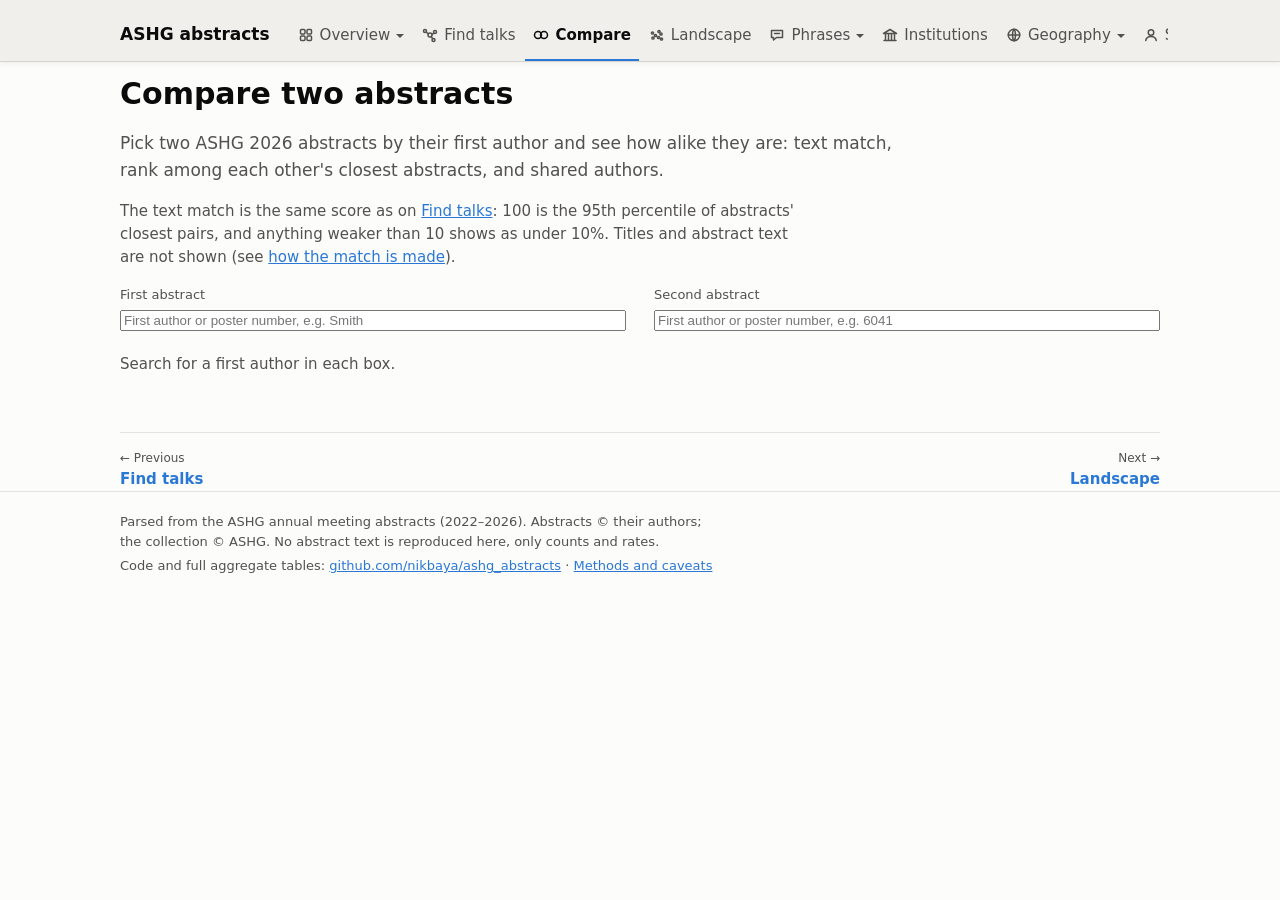
<file: docs/compare.html>
<!doctype html>
<html lang="en">
<head>
<meta charset="utf-8">
<meta name="viewport" content="width=device-width, initial-scale=1">
<meta name="color-scheme" content="light">
<title>Compare two abstracts · ASHG abstracts</title>
<meta name="description" content="What the abstracts at the ASHG annual meeting say, 2022–2026: topics and wording over time, and which phrases, institutions and places are over-represented among talks (vs posters).">
<meta property="og:type" content="website">
<meta property="og:title" content="Compare two abstracts · ASHG abstracts">
<meta property="og:description" content="How alike are two ASHG 2026 abstracts? Text match, rank among each other's closest abstracts and the words they share.">
<meta property="og:image" content="https://nikbaya.github.io/ashg_abstracts/img/social_compare.png">
<meta property="og:image:width" content="1200">
<meta property="og:image:height" content="630">
<meta property="og:url" content="https://nikbaya.github.io/ashg_abstracts/compare.html">
<meta name="twitter:card" content="summary_large_image">
<meta name="twitter:image" content="https://nikbaya.github.io/ashg_abstracts/img/social_compare.png">
<link rel="icon" href="data:image/svg+xml,%3Csvg xmlns='http://www.w3.org/2000/svg' viewBox='0 0 16 16'%3E%3Ccircle cx='5' cy='8' r='4' fill='%232a78d6'/%3E%3Ccircle cx='11' cy='8' r='4' fill='%23e34948' fill-opacity='.85'/%3E%3C/svg%3E">
<link rel="stylesheet" href="assets/site.css?v=5bbae3b6">
</head>
<body>
<header class="site-header"><div class="wrap">
  <a class="brand" href="index.html">ASHG abstracts</a>
  <button type="button" class="nav-toggle" aria-label="Menu" aria-expanded="false" aria-controls="site-nav"><svg viewBox="0 0 20 20" aria-hidden="true"><path d="M3 5.5h14M3 10h14M3 14.5h14"/></svg></button>
  <nav class="site-nav" id="site-nav" aria-label="Sections">
    <div class="nav-item has-menu">
    <a href="index.html"><svg class="nav-icon" viewBox="0 0 16 16" aria-hidden="true"><rect x="2.5" y="2.5" width="4.5" height="4.5" rx="1"/><rect x="9" y="2.5" width="4.5" height="4.5" rx="1"/><rect x="2.5" y="9" width="4.5" height="4.5" rx="1"/><rect x="9" y="9" width="4.5" height="4.5" rx="1"/></svg>Overview<span class="caret" aria-hidden="true"></span></a>
    <div class="nav-menu"><a href="index.html#search">Phrase search</a><a href="index.html#hot">What's hot</a><a href="index.html#talk-leaning">Talk-leaning phrases</a><a href="index.html#wording">Wording</a><a href="index.html#institutions">Institutions</a></div>
    </div>
    <div class="nav-item">
    <a href="similar.html"><svg class="nav-icon" viewBox="0 0 16 16" aria-hidden="true"><circle cx="8" cy="8" r="2"/><circle cx="3" cy="4" r="1.5"/><circle cx="13" cy="5" r="1.5"/><circle cx="11.5" cy="13" r="1.5"/><path d="M6.4 7 4.2 5M10 7.6l1.8-1.6M9 9.8l2 2"/></svg>Find talks</a>
    </div>
    <div class="nav-item">
    <a href="compare.html" aria-current="page"><svg class="nav-icon" viewBox="0 0 16 16" aria-hidden="true"><circle cx="5" cy="8" r="3.5"/><circle cx="11" cy="8" r="3.5"/></svg>Compare</a>
    </div>
    <div class="nav-item">
    <a href="landscape.html"><svg class="nav-icon" viewBox="0 0 16 16" aria-hidden="true"><circle cx="4" cy="11" r="1.1"/><circle cx="6.5" cy="8.5" r="1.1"/><circle cx="3.5" cy="6" r="1.1"/><circle cx="10" cy="4.5" r="1.1"/><circle cx="12" cy="7" r="1.1"/><circle cx="9.5" cy="10.5" r="1.1"/><circle cx="12.5" cy="12" r="1.1"/></svg>Landscape</a>
    </div>
    <div class="nav-item has-menu">
    <a href="phrases.html"><svg class="nav-icon" viewBox="0 0 16 16" aria-hidden="true"><path d="M2.5 3.5h11v7h-6l-3 2.5v-2.5h-2z"/><path d="M5.5 6.5h5"/></svg>Phrases<span class="caret" aria-hidden="true"></span></a>
    <div class="nav-menu"><a href="phrases.html#explorer">Search for a phrase</a><a href="phrases.html#by-year">Overrepresented in talks</a><a href="phrases.html#phrase-trends">Phrase trends</a><a href="phrases.html#biobanks">Biobanks</a><a href="phrases.html#shift">What changed</a><a href="phrases.html#sample-size">Sample size</a><a href="phrases.html#words">Words, A to Z</a><a href="phrases.html#words-enriched">Words more common now</a><a href="phrases.html#genes">Genes</a><a href="phrases.html#score">Score your text</a></div>
    </div>
    <div class="nav-item">
    <a href="institutions.html"><svg class="nav-icon" viewBox="0 0 16 16" aria-hidden="true"><path d="M2 13.5h12M3.5 13.5v-7M6.5 13.5v-7M9.5 13.5v-7M12.5 13.5v-7M1.5 6.5 8 2.5l6.5 4z"/></svg>Institutions</a>
    </div>
    <div class="nav-item has-menu">
    <a href="geography.html"><svg class="nav-icon" viewBox="0 0 16 16" aria-hidden="true"><circle cx="8" cy="8" r="5.75"/><path d="M2.25 8h11.5M8 2.25c-2 1.9-2 9.6 0 11.5M8 2.25c2 1.9 2 9.6 0 11.5"/></svg>Geography<span class="caret" aria-hidden="true"></span></a>
    <div class="nav-menu"><a href="geography.html#center">Center of mass</a><a href="geography.html#regions">World regions</a><a href="geography.html#countries">Countries</a><a href="geography.html#metros">Metro areas</a></div>
    </div>
    <div class="nav-item">
    <a href="authors.html"><svg class="nav-icon" viewBox="0 0 16 16" aria-hidden="true"><circle cx="8" cy="5.5" r="2.75"/><path d="M2.75 13.5c.5-2.75 2.6-4 5.25-4s4.75 1.25 5.25 4"/></svg>Senior authors</a>
    </div>
    <div class="nav-item has-menu">
    <a href="methods.html"><svg class="nav-icon" viewBox="0 0 16 16" aria-hidden="true"><path d="M6 2.5h4M6.75 2.5v4L3 12.5c-.5.9.1 1.5 1 1.5h8c.9 0 1.5-.6 1-1.5L9.25 6.5v-4M4.75 10h6.5"/></svg>Methods<span class="caret" aria-hidden="true"></span></a>
    <div class="nav-menu"><a href="methods.html#similar">Find talks</a><a href="methods.html#landscape">Landscape</a><a href="methods.html#numbers">What the numbers mean</a><a href="methods.html#match-rates">Match rates</a><a href="methods.html#talk-rate">Talk rate by year</a><a href="methods.html#built">How it's built</a><a href="methods.html#about">About this site</a></div>
    </div>
  </nav>
</div></header>
<main class="wrap">
<h1>Compare two abstracts</h1>
<p class="lede sim-help">Pick two ASHG 2026 abstracts by their first author and see how alike they are: text match, rank among each other's closest abstracts, and shared authors.</p>
<p class="sim-help">The text match is the same score as on <a href="similar.html">Find talks</a>: 100 is the 95th percentile of abstracts' closest pairs, and anything weaker than 10 shows as under 10%. Titles and abstract text are not shown (see <a href="methods.html#similar">how the match is made</a>).</p>
<div id="compare" data-src="data/network.json?v=36025a85" data-pairs="data/network_sim.bin.gz?v=3c3f9c1b" data-terms="data/network_terms.json.gz?v=12f1e360">
  <div class="cmp-pick">
    <div class="cmp-slot" data-slot="a"><span class="lbl">First abstract</span><span class="sim-search"><input type="search" placeholder="First author or poster number, e.g. Smith" autocomplete="off" aria-label="First author of the first abstract"><div class="sim-results" hidden></div></span><div class="cmp-chosen"></div></div>
    <div class="cmp-slot" data-slot="b"><span class="lbl">Second abstract</span><span class="sim-search"><input type="search" placeholder="First author or poster number, e.g. 6041" autocomplete="off" aria-label="First author of the second abstract"><div class="sim-results" hidden></div></span><div class="cmp-chosen"></div></div>
  </div>
  <div id="cmp-out" class="cmp-out">Loading…</div>
</div>
<script src="assets/compare.js?v=5bbae3b6"></script>
<nav class="pager" aria-label="Previous and next page">
<a class="prev" href="similar.html"><span>← Previous</span>Find talks</a><a class="next" href="landscape.html"><span>Next →</span>Landscape</a></nav>
</main>
<footer><div class="wrap">
  <p>Parsed from the ASHG annual meeting abstracts (2022–2026). Abstracts © their authors; the collection © ASHG. No abstract text is reproduced here, only counts and rates.</p>
  <p>Code and full aggregate tables: <a href="https://github.com/nikbaya/ashg_abstracts">github.com/nikbaya/ashg_abstracts</a> · <a href="methods.html">Methods and caveats</a></p>
</div></footer>
<script src="assets/site.js?v=5bbae3b6"></script>
<script data-goatcounter="https://ashg-abstracts.goatcounter.com/count" async src="//gc.zgo.at/count.js"></script>
</body>
</html>
</file>
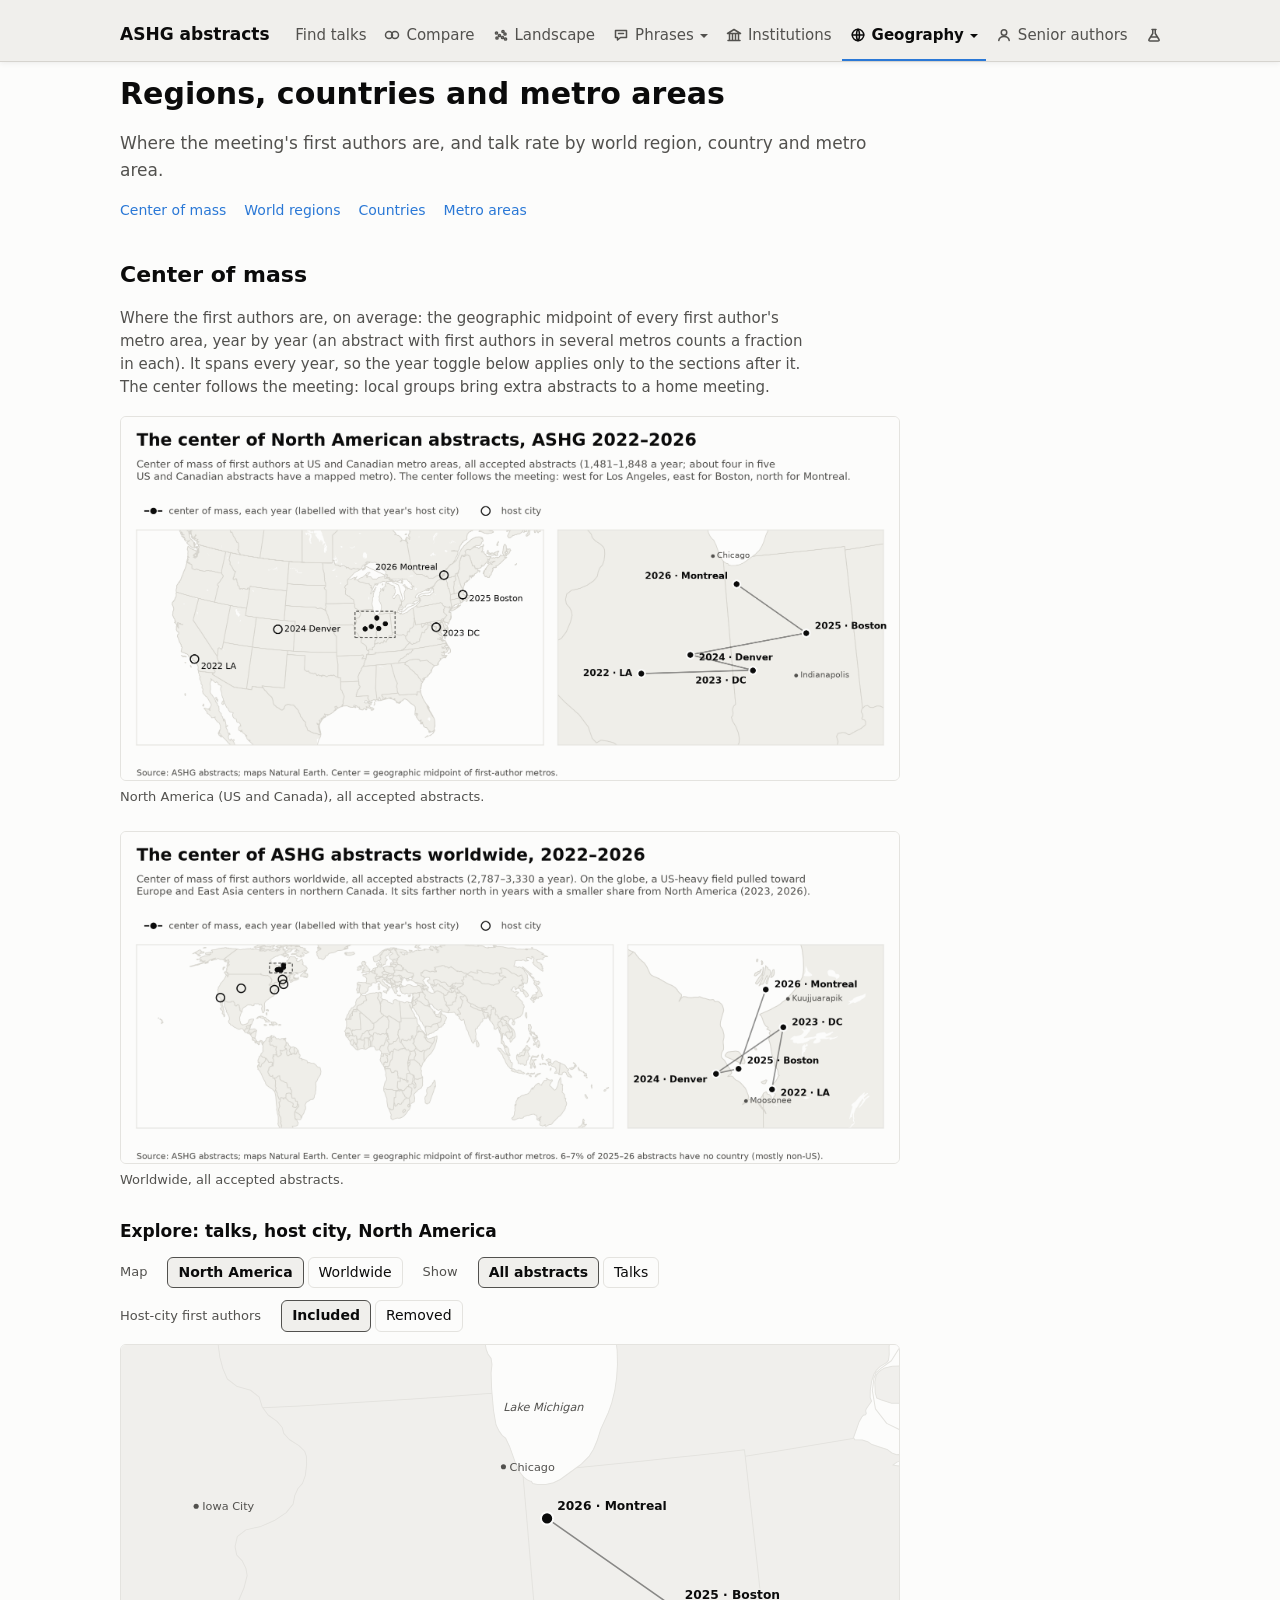
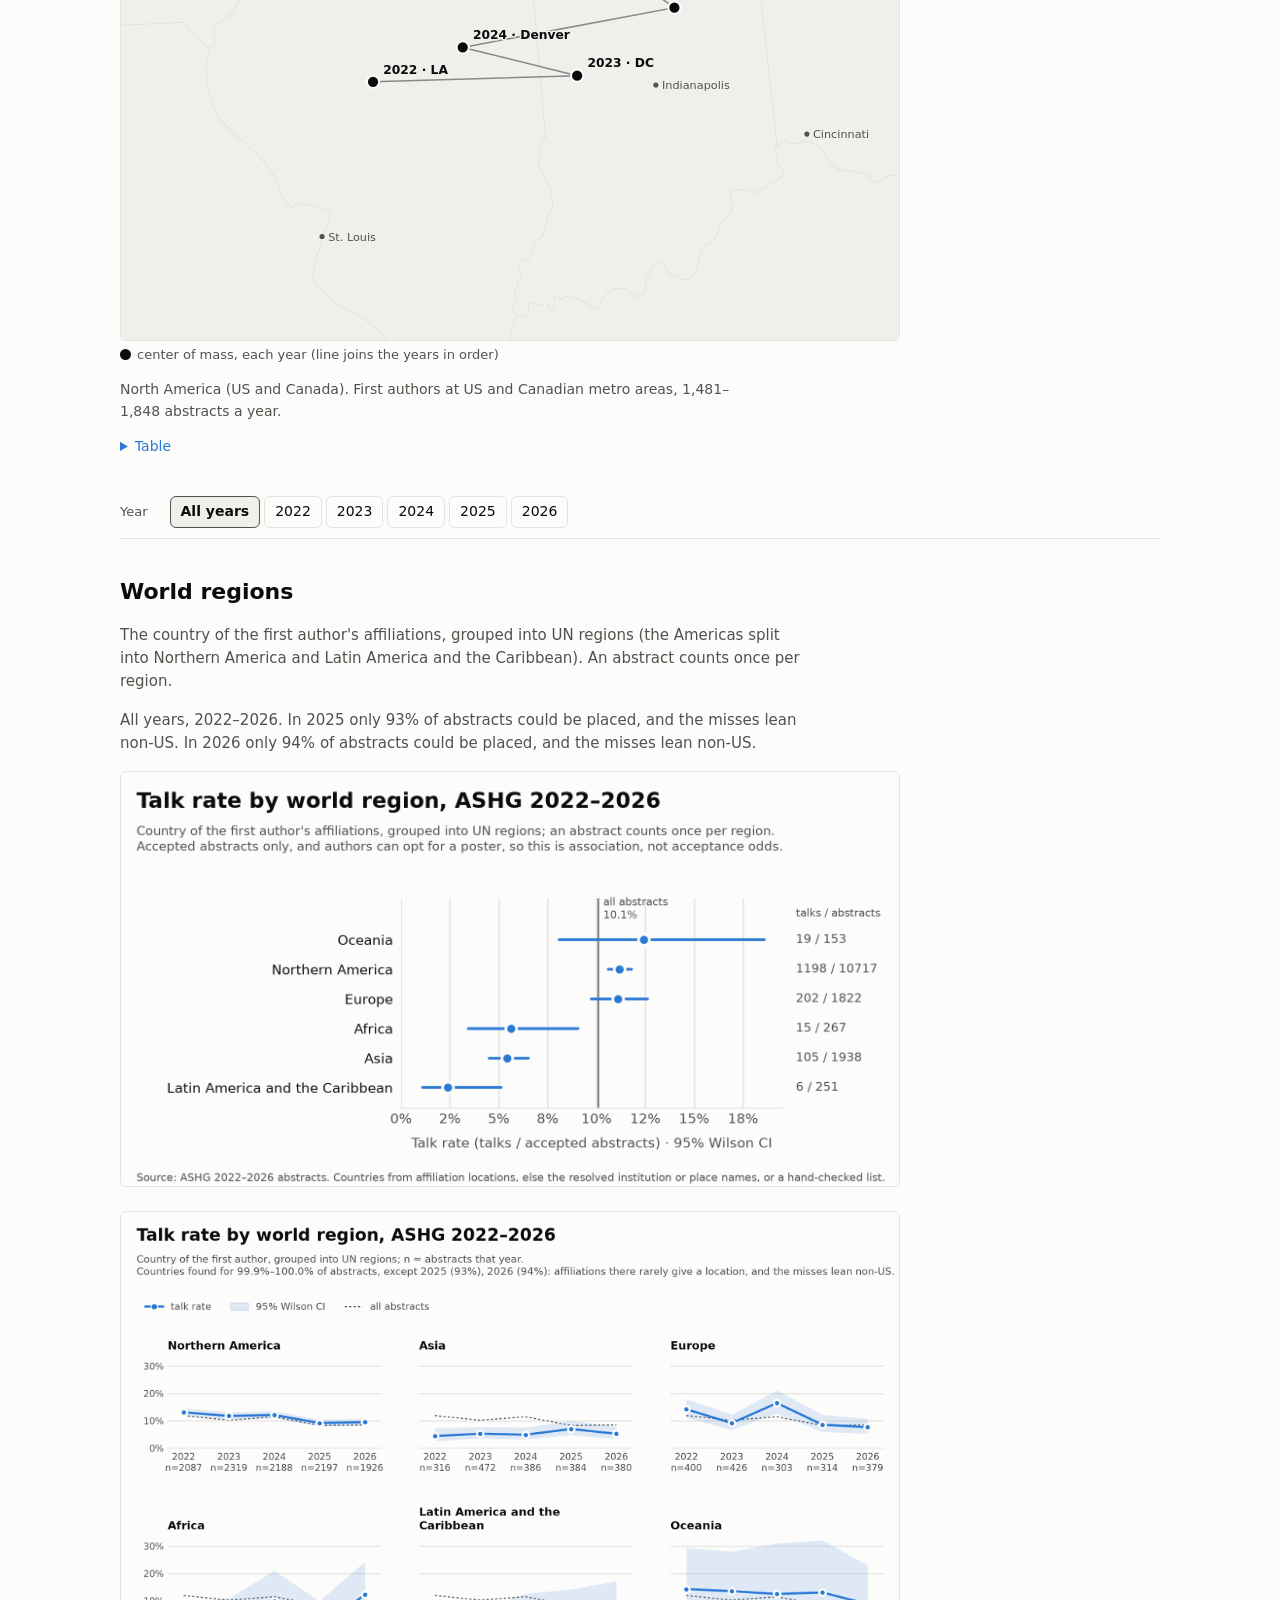
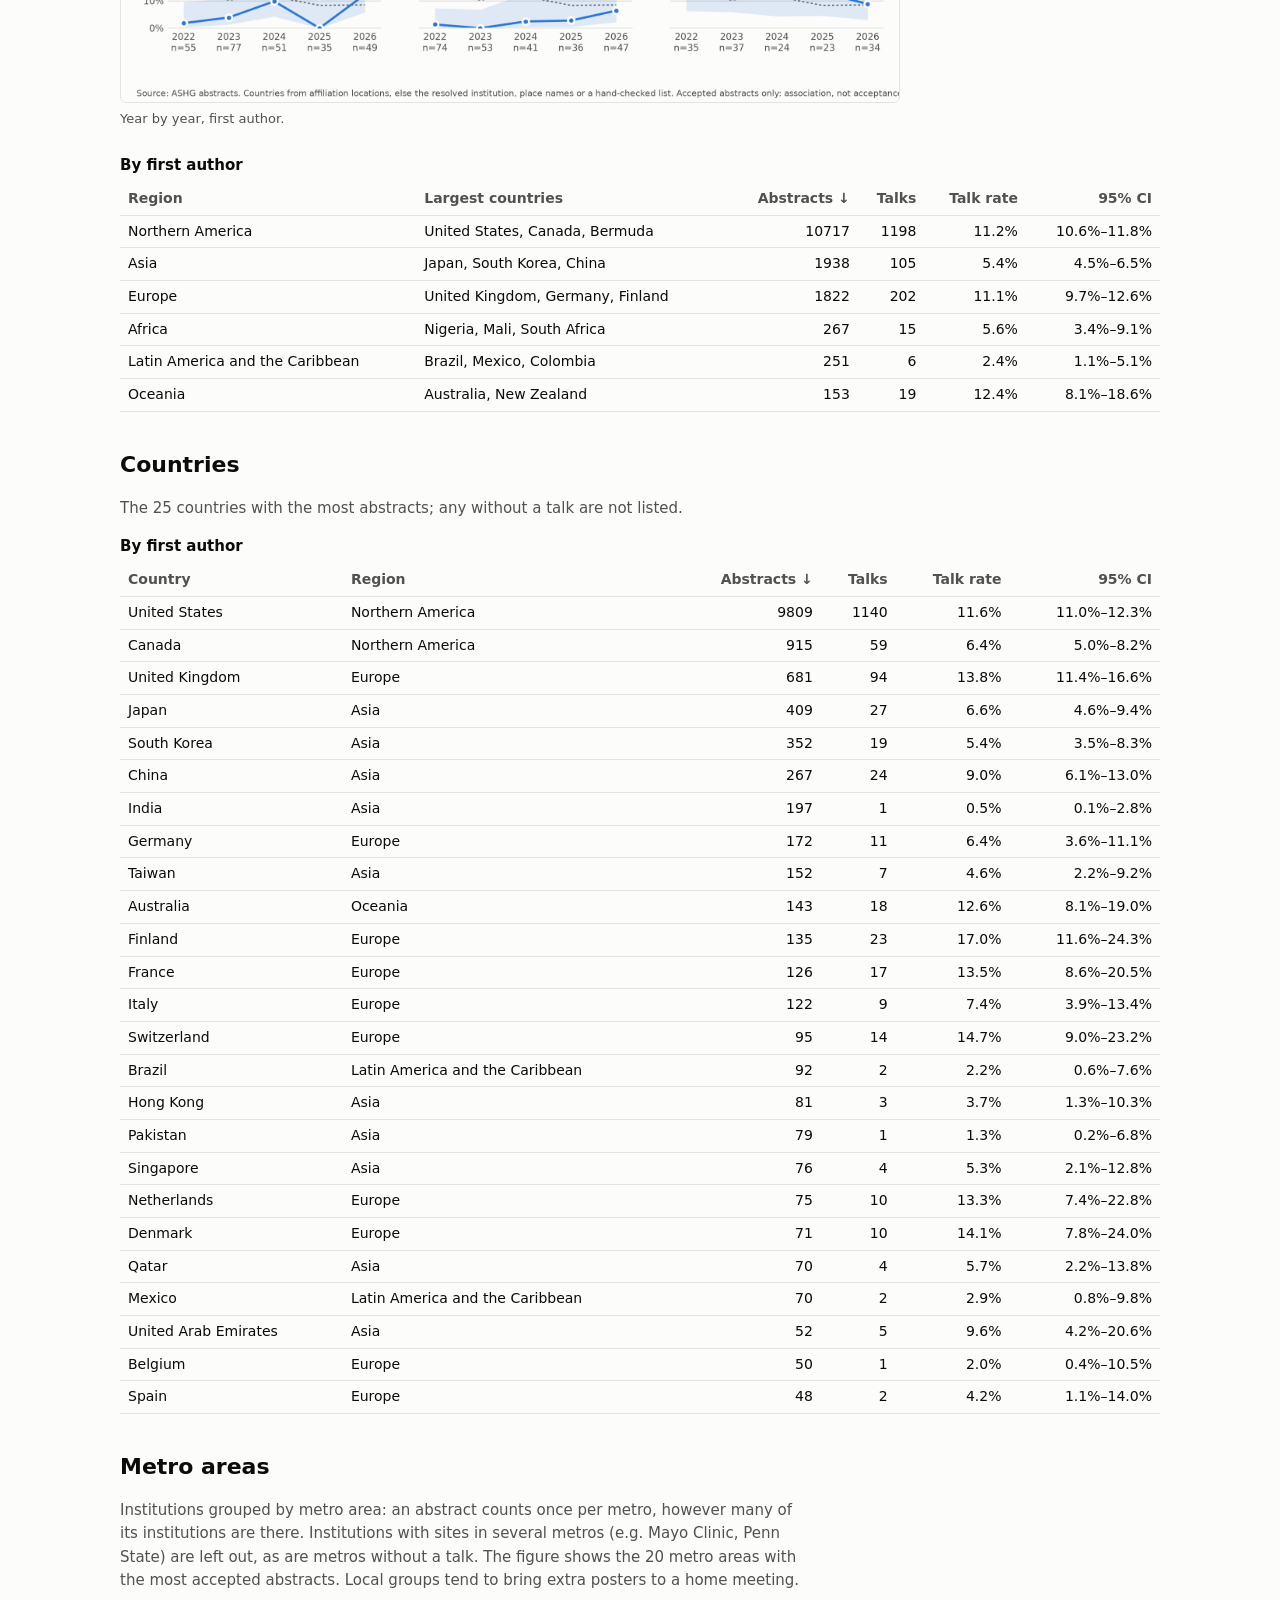
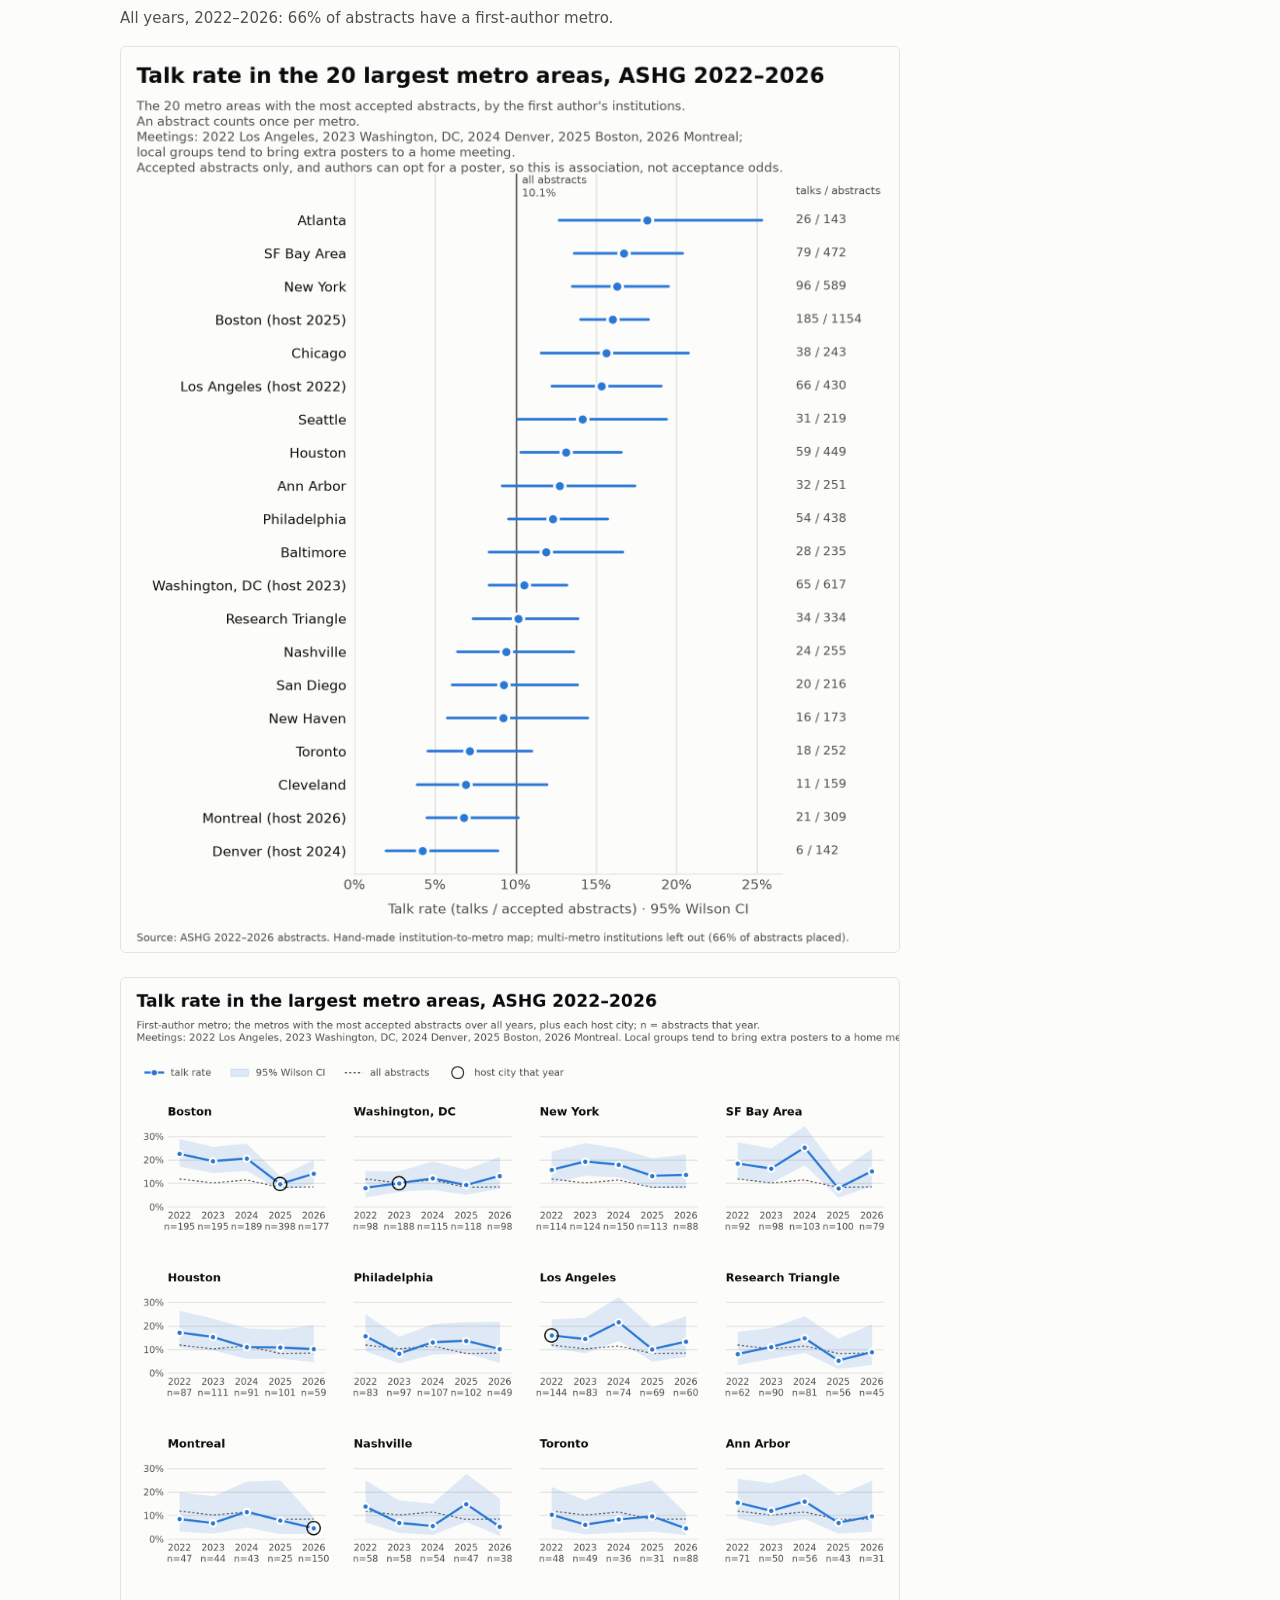
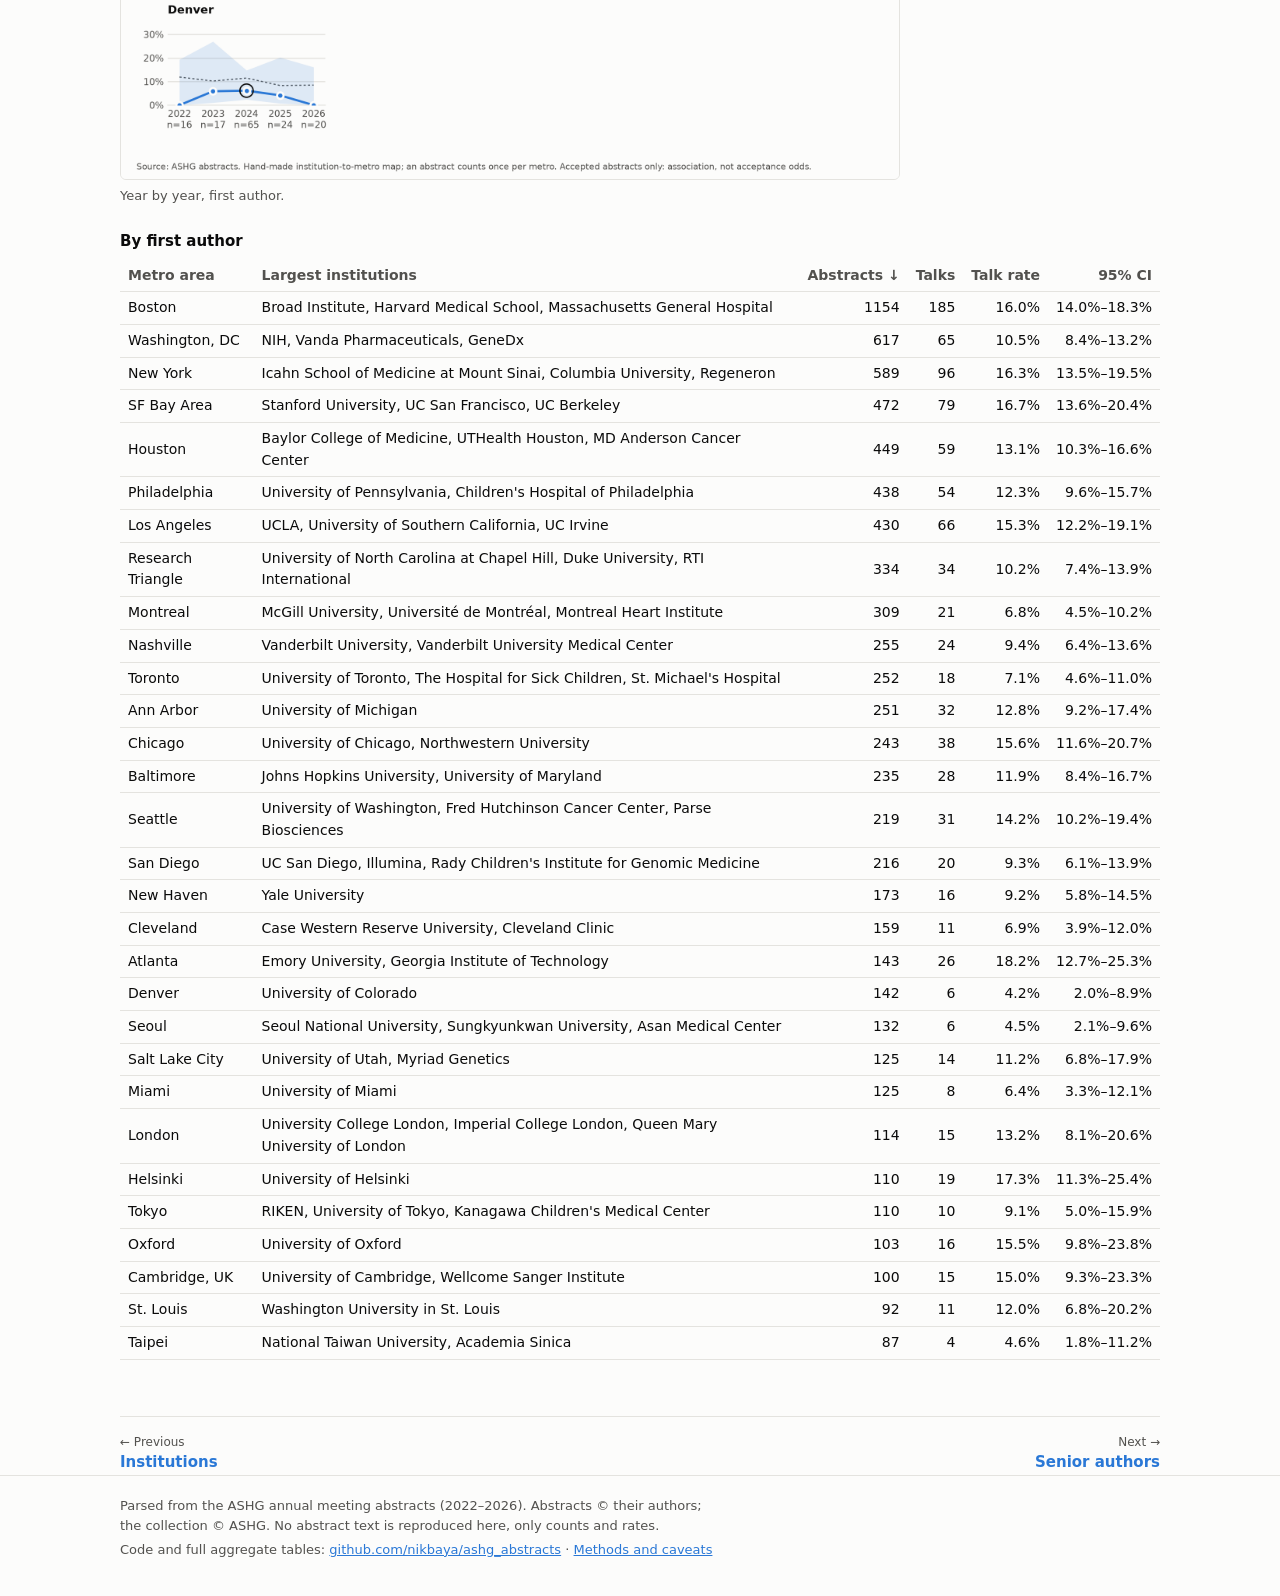
<file: docs/geography.html>
<!doctype html>
<html lang="en">
<head>
<meta charset="utf-8">
<meta name="viewport" content="width=device-width, initial-scale=1">
<meta name="color-scheme" content="light">
<title>Regions, countries and metro areas · ASHG abstracts</title>
<meta name="description" content="What the abstracts at the ASHG annual meeting say, 2022–2026: topics and wording over time, and which phrases, institutions and places are over-represented among talks (vs posters).">
<meta property="og:type" content="website">
<meta property="og:title" content="Regions, countries and metro areas · ASHG abstracts">
<meta property="og:description" content="Topics, wording and who presents at ASHG, from the published abstracts: what is rising, what is fading, and what leans toward talks over posters.">
<meta property="og:image" content="https://nikbaya.github.io/ashg_abstracts/img/2026_headline.png">
<meta property="og:url" content="https://nikbaya.github.io/ashg_abstracts/geography.html">
<meta name="twitter:card" content="summary_large_image">
<meta name="twitter:image" content="https://nikbaya.github.io/ashg_abstracts/img/2026_headline.png">
<link rel="icon" href="data:image/svg+xml,%3Csvg xmlns='http://www.w3.org/2000/svg' viewBox='0 0 16 16'%3E%3Ccircle cx='5' cy='8' r='4' fill='%232a78d6'/%3E%3Ccircle cx='11' cy='8' r='4' fill='%23e34948' fill-opacity='.85'/%3E%3C/svg%3E">
<link rel="stylesheet" href="assets/site.css?v=5bbae3b6">
</head>
<body>
<header class="site-header"><div class="wrap">
  <a class="brand" href="index.html">ASHG abstracts</a>
  <button type="button" class="nav-toggle" aria-label="Menu" aria-expanded="false" aria-controls="site-nav"><svg viewBox="0 0 20 20" aria-hidden="true"><path d="M3 5.5h14M3 10h14M3 14.5h14"/></svg></button>
  <nav class="site-nav" id="site-nav" aria-label="Sections">
    <div class="nav-item has-menu">
    <a href="index.html"><svg class="nav-icon" viewBox="0 0 16 16" aria-hidden="true"><rect x="2.5" y="2.5" width="4.5" height="4.5" rx="1"/><rect x="9" y="2.5" width="4.5" height="4.5" rx="1"/><rect x="2.5" y="9" width="4.5" height="4.5" rx="1"/><rect x="9" y="9" width="4.5" height="4.5" rx="1"/></svg>Overview<span class="caret" aria-hidden="true"></span></a>
    <div class="nav-menu"><a href="index.html#search">Phrase search</a><a href="index.html#hot">What's hot</a><a href="index.html#talk-leaning">Talk-leaning phrases</a><a href="index.html#wording">Wording</a><a href="index.html#institutions">Institutions</a></div>
    </div>
    <div class="nav-item">
    <a href="similar.html"><svg class="nav-icon" viewBox="0 0 16 16" aria-hidden="true"><circle cx="8" cy="8" r="2"/><circle cx="3" cy="4" r="1.5"/><circle cx="13" cy="5" r="1.5"/><circle cx="11.5" cy="13" r="1.5"/><path d="M6.4 7 4.2 5M10 7.6l1.8-1.6M9 9.8l2 2"/></svg>Find talks</a>
    </div>
    <div class="nav-item">
    <a href="compare.html"><svg class="nav-icon" viewBox="0 0 16 16" aria-hidden="true"><circle cx="5" cy="8" r="3.5"/><circle cx="11" cy="8" r="3.5"/></svg>Compare</a>
    </div>
    <div class="nav-item">
    <a href="landscape.html"><svg class="nav-icon" viewBox="0 0 16 16" aria-hidden="true"><circle cx="4" cy="11" r="1.1"/><circle cx="6.5" cy="8.5" r="1.1"/><circle cx="3.5" cy="6" r="1.1"/><circle cx="10" cy="4.5" r="1.1"/><circle cx="12" cy="7" r="1.1"/><circle cx="9.5" cy="10.5" r="1.1"/><circle cx="12.5" cy="12" r="1.1"/></svg>Landscape</a>
    </div>
    <div class="nav-item has-menu">
    <a href="phrases.html"><svg class="nav-icon" viewBox="0 0 16 16" aria-hidden="true"><path d="M2.5 3.5h11v7h-6l-3 2.5v-2.5h-2z"/><path d="M5.5 6.5h5"/></svg>Phrases<span class="caret" aria-hidden="true"></span></a>
    <div class="nav-menu"><a href="phrases.html#explorer">Search for a phrase</a><a href="phrases.html#by-year">Overrepresented in talks</a><a href="phrases.html#phrase-trends">Phrase trends</a><a href="phrases.html#biobanks">Biobanks</a><a href="phrases.html#shift">What changed</a><a href="phrases.html#sample-size">Sample size</a><a href="phrases.html#words">Words, A to Z</a><a href="phrases.html#words-enriched">Words more common now</a><a href="phrases.html#genes">Genes</a><a href="phrases.html#score">Score your text</a></div>
    </div>
    <div class="nav-item">
    <a href="institutions.html"><svg class="nav-icon" viewBox="0 0 16 16" aria-hidden="true"><path d="M2 13.5h12M3.5 13.5v-7M6.5 13.5v-7M9.5 13.5v-7M12.5 13.5v-7M1.5 6.5 8 2.5l6.5 4z"/></svg>Institutions</a>
    </div>
    <div class="nav-item has-menu">
    <a href="geography.html" aria-current="page"><svg class="nav-icon" viewBox="0 0 16 16" aria-hidden="true"><circle cx="8" cy="8" r="5.75"/><path d="M2.25 8h11.5M8 2.25c-2 1.9-2 9.6 0 11.5M8 2.25c2 1.9 2 9.6 0 11.5"/></svg>Geography<span class="caret" aria-hidden="true"></span></a>
    <div class="nav-menu"><a href="geography.html#center">Center of mass</a><a href="geography.html#regions">World regions</a><a href="geography.html#countries">Countries</a><a href="geography.html#metros">Metro areas</a></div>
    </div>
    <div class="nav-item">
    <a href="authors.html"><svg class="nav-icon" viewBox="0 0 16 16" aria-hidden="true"><circle cx="8" cy="5.5" r="2.75"/><path d="M2.75 13.5c.5-2.75 2.6-4 5.25-4s4.75 1.25 5.25 4"/></svg>Senior authors</a>
    </div>
    <div class="nav-item has-menu">
    <a href="methods.html"><svg class="nav-icon" viewBox="0 0 16 16" aria-hidden="true"><path d="M6 2.5h4M6.75 2.5v4L3 12.5c-.5.9.1 1.5 1 1.5h8c.9 0 1.5-.6 1-1.5L9.25 6.5v-4M4.75 10h6.5"/></svg>Methods<span class="caret" aria-hidden="true"></span></a>
    <div class="nav-menu"><a href="methods.html#similar">Find talks</a><a href="methods.html#landscape">Landscape</a><a href="methods.html#numbers">What the numbers mean</a><a href="methods.html#match-rates">Match rates</a><a href="methods.html#talk-rate">Talk rate by year</a><a href="methods.html#built">How it's built</a><a href="methods.html#about">About this site</a></div>
    </div>
  </nav>
</div></header>
<main class="wrap">
<h1>Regions, countries and metro areas</h1>
<p class="lede">Where the meeting's first authors are, and talk rate by world region, country and metro area.</p>
<nav class="toc" aria-label="On this page"><a href="#center">Center of mass</a><a href="#regions">World regions</a><a href="#countries">Countries</a><a href="#metros">Metro areas</a></nav>
<h2 id="center">Center of mass</h2>
<p>Where the first authors are, on average: the geographic midpoint of every first author's metro area, year by year
(an abstract with first authors in several metros counts a fraction in each). It spans every year, so the year
toggle below applies only to the sections after it. The center follows the meeting: local groups bring extra abstracts to a home meeting.</p>
<figure class="fig">
  <a href="img/trends_center_na.png"><img src="img/trends_center_na.png" alt="Map of North America and a zoom on Illinois and Indiana, with the yearly center of US and Canadian first authors' metro areas moving toward each year's host city." loading="lazy"></a>
<figcaption>North America (US and Canada), all accepted abstracts.</figcaption></figure>

<figure class="fig">
  <a href="img/trends_center_world.png"><img src="img/trends_center_world.png" alt="World map and a zoom on northern Ontario and Quebec, with the yearly worldwide center of first authors." loading="lazy"></a>
<figcaption>Worldwide, all accepted abstracts.</figcaption></figure>

<h3>Explore: talks, host city, North America</h3>
<div id="com" class="com" data-host="with" hidden>
  <div class="filters">
    <span class="lbl">Map</span>
    <span class="seg" role="group" aria-label="Map" data-com="map"><button type="button" data-value="na">North America</button><button type="button" data-value="world">Worldwide</button></span>
    <span class="lbl">Show</span>
    <span class="seg" role="group" aria-label="Show" data-com="group"><button type="button" data-value="abstracts">All abstracts</button><button type="button" data-value="talks">Talks</button></span>
  </div>
  <div class="filters">
    <span class="lbl">Host-city first authors</span>
    <span class="seg" role="group" aria-label="Host-city first authors" data-com="host"><button type="button" data-value="with">Included</button><button type="button" data-value="without">Removed</button></span>
    <span id="com-na-ctl"><span class="lbl">North American first authors</span>
    <span class="seg" role="group" aria-label="North American first authors" data-com="na"><button type="button" data-value="with">Included</button><button type="button" data-value="without">Removed</button></span></span>
  </div>
  <svg id="com-map" class="com-map" role="img"></svg>
  <div class="legend"><span><i class="com-key dot"></i><span id="com-dot-key">center of mass, each year</span></span>
    <span id="com-ghost-key"><i class="com-key ghost"></i>with host-city first authors</span></div>
  <p id="com-note"></p>
  <details class="table"><summary>Table</summary>
  <div class="scroll"><table id="com-table"><thead><tr><th class="text">Year</th><th class="text">Host city</th>
  <th class="text">Center</th><th id="com-n-head">Abstracts</th><th>From host city</th><th>Moved by host city</th></tr></thead><tbody></tbody></table></div>
  </details>
  <div id="com-tip" class="tip" hidden></div>
</div>
<script type="application/json" id="com-data">{"years":[2022,2023,2024,2025,2026],"hosts":{"2022":"Los Angeles","2023":"Washington, DC","2024":"Denver","2025":"Boston","2026":"Montreal"},"views":{"na":{"width":760,"height":581,"land":"M764.0,584.5 -4.0,584.5 -4.0,-4.0 764.0,-4.0 764.0,-1.7 760.6,2.4 752.5,15.4 742.6,22.6 737.7,26.7 735.5,32.5 734.0,44.6 737.0,62.4 748.0,76.6 762.1,83.4 764.0,84.2ZM764.0,-4.0 764.0,84.2 762.1,83.4 748.0,76.6 737.0,62.4 734.0,44.6 735.5,32.5 737.7,26.7 742.6,22.6 752.5,15.4 760.6,2.4 764.0,-1.7 764.0,-4.0Z","borders":"M764.0,584.5 -4.0,584.5 -4.0,-4.0 764.0,-4.0 764.0,-1.7 760.6,2.4 752.5,15.4 742.6,22.6 737.7,26.7 735.5,32.5 734.0,44.6 737.0,62.4 748.0,76.6 762.1,83.4 764.0,84.2ZM764.0,-4.0 764.0,84.2 762.1,83.4 748.0,76.6 737.0,62.4 734.0,44.6 735.5,32.5 737.7,26.7 742.6,22.6 752.5,15.4 760.6,2.4 764.0,-1.7 764.0,-4.0ZM764.0,-4.0 764.0,55.1 761.0,56.8 752.8,56.9 742.3,53.5 738.3,51.8 736.8,46.6 736.4,36.2 737.8,29.4 739.8,26.8 742.2,24.8 745.3,22.8 753.3,20.7 764.0,20.3 764.0,-4.0ZM87.1,296.4 79.7,290.9 78.3,287.0 72.3,283.2 71.3,280.6 66.7,278.5 62.4,270.8 41.9,271.8 21.5,272.8 1.0,273.8 -4.0,274.0 -4.0,-4.0 95.1,-4.0 94.9,-0.4 96.6,12.1 99.6,23.3 103.9,33.2 112.9,40.2 126.6,44.2 135.0,50.9 137.9,60.5 138.5,61.3 143.7,68.4 152.4,74.6 157.5,80.6 159.0,86.4 164.4,92.3 173.8,98.3 179.4,103.8 181.1,108.8 181.3,116.6 180.1,127.4 177.3,135.2 172.9,140.2 169.8,146.9 168.1,155.5 161.4,163.7 149.8,171.5 136.7,177.2 122.0,180.6 113.6,187.2 111.4,197.0 113.0,205.0 118.6,211.2 122.0,218.0 123.2,225.2 120.1,237.4 112.7,254.7 104.1,266.1 94.3,271.5 90.2,279.1 91.8,288.7 91.2,294.2 87.1,296.4ZM87.1,296.4 91.2,294.2 91.8,288.7 90.2,279.1 94.3,271.5 104.1,266.1 112.7,254.7 120.1,237.4 123.2,225.2 122.0,218.0 118.6,211.2 113.0,205.0 111.4,197.0 113.6,187.2 122.0,180.6 136.7,177.2 149.8,171.5 161.4,163.7 168.1,155.5 169.8,146.9 172.9,140.2 177.3,135.2 180.1,127.4 181.3,116.6 181.1,108.8 179.4,103.8 173.8,98.3 164.4,92.3 159.0,86.4 157.5,80.6 152.4,74.6 143.7,68.4 138.5,61.3 174.8,59.5 210.3,57.5 245.8,55.3 281.4,53.0 316.9,50.5 352.4,47.9 362.4,47.1 363.9,64.0 366.3,77.9 369.2,83.9 372.3,88.3 375.6,90.9 379.8,99.7 385.1,114.7 389.6,124.4 392.8,128.3 395.3,157.2 398.1,189.7 400.8,222.2 403.6,254.7 406.4,287.3 409.2,319.8 412.0,352.3 414.6,383.1 411.1,387.2 409.0,393.2 410.2,399.3 409.6,403.8 407.2,406.7 409.1,413.4 415.3,423.7 419.4,434.1 421.4,444.5 421.1,452.2 417.2,459.4 414.1,474.6 410.9,480.9 406.6,483.2 403.0,489.1 400.1,498.5 396.7,503.2 392.6,503.3 389.8,505.2 388.1,509.0 388.7,512.7 391.5,516.5 391.0,520.2 387.2,523.9 387.5,525.5 388.8,526.4 388.4,528.0 386.0,529.9 384.9,535.0 385.8,543.3 384.7,547.6 382.1,548.0 381.9,550.3 387.2,559.4 384.7,561.5 380.7,569.7 380.4,578.3 382.8,584.5 263.5,584.5 254.3,574.0 236.5,560.2 223.6,551.8 215.4,548.8 205.8,541.9 194.5,531.2 188.4,522.8 187.4,516.8 191.2,500.4 202.9,464.4 204.2,460.2 204.6,458.7 203.8,457.2 202.4,455.8 196.4,452.1 185.0,449.2 174.6,447.8 166.7,452.5 159.0,444.4 151.7,423.6 135.4,402.1 110.3,379.9 95.6,364.6 91.3,356.4 87.4,343.9 83.7,327.2 83.2,313.3 87.1,296.4ZM387.2,559.4 381.9,550.3 382.1,548.0 384.7,547.6 385.8,543.3 384.9,535.0 386.0,529.9 388.4,528.0 388.8,526.4 387.5,525.5 387.2,523.9 391.0,520.2 391.5,516.5 388.7,512.7 388.1,509.0 389.8,505.2 392.6,503.3 396.7,503.2 400.1,498.5 403.0,489.1 406.6,483.2 410.9,480.9 414.1,474.6 417.2,459.4 421.1,452.2 421.4,444.5 419.4,434.1 415.3,423.7 409.1,413.4 407.2,406.7 409.6,403.8 410.2,399.3 409.0,393.2 411.1,387.2 414.6,383.5 412.0,352.3 409.2,319.8 406.4,287.3 403.6,254.7 400.8,222.2 398.1,189.7 395.3,157.2 392.8,128.3 393.4,129.1 396.6,131.5 399.2,132.9 400.9,133.0 402.1,135.3 406.8,136.3 415.0,136.2 422.5,134.5 429.1,131.4 444.9,119.9 464.6,118.0 488.7,115.6 512.8,113.1 536.8,110.5 560.9,107.9 585.0,105.2 609.0,102.4 609.8,108.7 613.7,143.8 617.6,179.0 621.5,214.2 625.3,249.4 629.2,284.6 633.1,319.9 637.0,355.1 641.1,391.0 639.9,392.2 638.6,397.1 641.2,401.5 641.6,405.4 639.7,408.6 640.7,410.7 644.7,411.7 646.6,414.9 646.3,420.3 638.6,426.7 623.4,434.6 620.2,436.8 617.4,437.8 616.0,437.6 613.8,436.7 610.6,434.6 605.5,434.1 597.4,435.8 594.7,441.2 597.4,450.4 595.4,457.9 588.7,463.7 584.2,470.9 581.9,479.4 577.5,484.9 570.8,487.4 566.1,495.6 563.3,509.5 559.5,518.4 554.8,522.1 547.9,522.0 538.7,518.1 533.1,513.6 531.2,508.6 528.3,505.2 525.8,503.8 524.2,504.0 524.2,504.7 525.0,506.1 524.3,507.7 518.9,508.8 516.8,511.2 518.0,514.8 517.0,517.5 514.1,519.4 512.7,523.1 513.1,528.7 511.4,533.9 507.6,538.9 501.2,538.0 492.3,531.1 483.9,530.2 475.9,535.1 470.1,541.3 466.6,548.8 462.8,550.9 456.6,546.0 442.2,539.8 434.9,538.9 429.9,541.2 426.3,540.7 424.8,538.7 423.8,538.0 422.9,539.1 423.4,545.6 422.5,549.8 420.3,551.7 418.4,550.5 416.8,546.2 413.7,545.0 409.2,547.0 404.5,546.7 400.1,544.4 398.6,544.8 397.6,546.1 398.3,551.2 397.8,555.3 395.9,558.1 392.9,559.0 388.8,558.0 387.2,559.4ZM382.8,584.5 380.4,578.3 380.7,569.7 384.7,561.5 387.2,559.4 388.8,558.0 392.9,559.0 395.9,558.1 397.8,555.3 398.3,551.2 397.6,546.1 398.6,544.8 400.1,544.4 404.5,546.7 409.2,547.0 413.7,545.0 416.8,546.2 418.4,550.5 420.3,551.7 422.5,549.8 423.4,545.6 422.9,539.1 423.8,538.0 424.8,538.7 426.3,540.7 429.9,541.2 434.9,538.9 442.2,539.8 456.6,546.0 462.8,550.9 466.6,548.8 470.1,541.3 475.9,535.1 483.9,530.2 492.3,531.1 501.2,538.0 507.6,538.9 511.4,533.9 513.1,528.7 512.7,523.1 514.1,519.4 517.0,517.5 518.0,514.8 516.8,511.2 518.9,508.8 524.3,507.7 525.0,506.1 524.2,504.7 524.2,504.0 525.8,503.8 528.3,505.2 531.2,508.6 533.1,513.6 538.7,518.1 547.9,522.0 554.8,522.1 559.5,518.4 563.3,509.5 566.1,495.6 570.8,487.4 577.5,484.9 581.9,479.4 584.2,470.9 588.7,463.7 595.4,457.9 597.4,450.4 594.7,441.2 597.4,435.8 605.5,434.1 610.6,434.6 613.8,436.7 616.0,437.6 617.4,437.8 620.2,436.8 623.4,434.6 638.6,426.7 646.3,420.3 646.6,414.9 644.7,411.7 640.7,410.7 639.7,408.6 641.6,405.4 641.2,401.5 638.6,397.1 639.9,392.2 641.1,391.0 645.3,386.9 650.1,385.9 654.4,389.2 659.9,389.5 666.7,386.8 673.4,387.3 679.9,391.0 686.4,398.4 693.1,409.6 703.4,415.6 717.4,416.5 727.9,419.9 735.1,425.8 740.5,427.3 746.1,422.9 752.3,420.2 759.1,421.5 764.0,423.9 764.0,584.5ZM751.7,-4.0 750.3,1.0 750.4,9.4 749.7,14.8 748.1,17.0 741.4,21.1 738.1,24.2 735.4,28.6 733.3,35.3 731.9,44.4 731.8,51.3 733.2,54.9 731.3,57.6 727.9,62.6 727.4,64.3 728.0,66.9 727.3,68.2 725.3,68.5 724.0,69.9 721.0,75.1 716.4,88.2 715.6,90.5 714.9,91.3 688.7,95.8 662.4,100.2 636.1,104.5 609.8,108.7 609.0,102.4 585.0,105.2 560.9,107.9 536.8,110.5 512.8,113.1 488.7,115.6 464.6,118.0 444.9,119.9 449.7,116.4 457.5,108.5 461.6,101.8 465.3,93.1 468.6,82.4 476.0,66.2 479.4,56.6 482.4,44.4 484.2,31.8 485.0,18.8 484.7,5.4 483.6,-4.0ZM-4.0,584.5 -4.0,274.0 1.0,273.8 21.5,272.8 41.9,271.8 62.4,270.8 66.7,278.5 71.3,280.6 72.3,283.2 78.3,287.0 79.7,290.9 87.1,296.4 83.2,313.3 83.7,327.2 87.4,343.9 91.3,356.4 95.6,364.6 110.3,379.9 135.4,402.1 151.7,423.6 159.0,444.4 166.7,452.5 174.6,447.8 185.0,449.2 196.4,452.1 202.4,455.8 203.8,457.2 204.6,458.7 204.2,460.2 202.9,464.4 191.2,500.4 187.4,516.8 188.4,522.8 194.5,531.2 205.8,541.9 215.4,548.8 223.6,551.8 236.5,560.2 254.3,574.0 263.5,584.5ZM764.0,423.9 759.1,421.5 752.3,420.2 746.1,422.9 740.5,427.3 735.1,425.8 727.9,419.9 717.4,416.5 703.4,415.6 693.1,409.6 686.4,398.4 679.9,391.0 673.4,387.3 666.7,386.8 659.9,389.5 654.4,389.2 650.1,385.9 645.3,386.9 641.1,391.0 637.0,355.1 633.1,319.9 629.2,284.6 625.3,249.4 621.5,214.2 617.6,179.0 613.7,143.8 609.8,108.7 636.1,104.5 662.4,100.2 688.7,95.8 714.9,91.3 715.6,90.5 716.8,92.6 724.2,92.9 729.4,94.4 733.6,97.3 748.3,102.0 753.1,105.5 757.6,107.2 761.8,107.0 764.0,105.6 764.0,112.1 758.0,114.4 753.8,117.3 759.4,118.2 764.0,117.2ZM138.5,61.3 137.9,60.5 135.0,50.9 126.6,44.2 112.9,40.2 103.9,33.2 99.6,23.3 96.6,12.1 94.9,-0.4 95.1,-4.0 354.8,-4.0 355.6,-2.0 356.7,4.1 358.6,9.2 361.5,13.1 362.4,19.1 361.5,27.2 362.0,42.1 362.4,47.1 352.4,47.9 316.9,50.5 281.4,53.0 245.8,55.3 210.3,57.5 174.8,59.5 138.5,61.3Z","lakes":"M735.4,28.6 737.8,29.4 736.4,36.2 736.8,46.6 738.3,51.8 742.3,53.5 752.8,56.9 761.0,56.8 764.0,55.1 764.0,117.2 759.4,118.2 753.8,117.3 758.0,114.4 764.0,112.1 764.0,105.6 761.8,107.0 757.6,107.2 753.1,105.5 748.3,102.0 733.6,97.3 729.4,94.4 724.2,92.9 716.8,92.6 715.5,90.9 716.4,88.2 721.0,75.1 724.0,69.9 725.3,68.5 727.3,68.2 728.0,66.9 727.4,64.3 727.9,62.6 731.3,57.6 733.2,54.9 731.8,51.3 731.9,44.4 733.3,35.3 735.4,28.6ZM737.8,29.4 735.4,28.6 738.1,24.2 741.4,21.1 748.1,17.0 749.7,14.8 750.4,9.4 750.3,1.0 751.7,-4.0 764.0,-4.0 764.0,20.3 753.3,20.7 745.3,22.8 742.2,24.8 739.8,26.8 737.8,29.4ZM483.6,-4.0 484.7,5.4 485.0,18.8 484.2,31.8 482.4,44.4 479.4,56.6 476.0,66.2 468.6,82.4 465.3,93.1 461.6,101.8 457.5,108.5 449.7,116.4 429.1,131.4 422.5,134.5 415.0,136.2 406.8,136.3 402.1,135.3 400.9,133.0 399.2,132.9 396.6,131.5 393.4,129.1 389.6,124.4 385.1,114.7 379.8,99.7 375.6,90.9 372.3,88.3 369.2,83.9 366.3,77.9 363.9,64.0 362.0,42.1 361.5,27.2 362.4,19.1 361.5,13.1 358.6,9.2 356.7,4.1 355.6,-2.0 354.8,-4.0Z","places":[["Chicago",373.6,118.9],["Indianapolis",522.5,332.1],["St. Louis",196.4,480.2],["Cincinnati",670.0,380.1],["Iowa City",73.4,157.5]],"water":[["Lake Michigan",412.6,64.1]],"variants":{"abstracts|with":[{"year":2022,"x":246.2,"y":329.0,"lat":40.0,"lon":-89.52,"n":1634,"host_km":2619,"sd_e":39,"sd_n":14,"pull_km":253},{"year":2023,"x":445.6,"y":323.0,"lat":39.9,"lon":-87.09,"n":1848,"host_km":870,"sd_e":33,"sd_n":12,"pull_km":101},{"year":2024,"x":333.8,"y":295.4,"lat":40.24,"lon":-88.42,"n":1747,"host_km":1410,"sd_e":35,"sd_n":13,"pull_km":56},{"year":2025,"x":540.6,"y":256.6,"lat":40.42,"lon":-85.85,"n":1819,"host_km":1250,"sd_e":33,"sd_n":12,"pull_km":352},{"year":2026,"x":416.2,"y":169.4,"lat":41.33,"lon":-87.28,"n":1481,"host_km":1197,"sd_e":38,"sd_n":14,"pull_km":138}],"abstracts|without":[{"year":2022,"x":486.0,"y":288.5,"lat":40.18,"lon":-86.56,"n":1490,"host_km":2872,"sd_e":36,"sd_n":14,"pull_km":253},{"year":2023,"x":348.5,"y":325.2,"lat":39.96,"lon":-88.27,"n":1660,"host_km":971,"sd_e":37,"sd_n":14,"pull_km":101},{"year":2024,"x":387.4,"y":294.1,"lat":40.21,"lon":-87.77,"n":1682,"host_km":1466,"sd_e":34,"sd_n":13,"pull_km":56},{"year":2025,"x":224.5,"y":378.4,"lat":39.56,"lon":-89.82,"n":1421,"host_km":1602,"sd_e":38,"sd_n":15,"pull_km":352},{"year":2026,"x":304.2,"y":242.1,"lat":40.75,"lon":-88.73,"n":1331,"host_km":1335,"sd_e":39,"sd_n":15,"pull_km":138}],"talks|with":[{"year":2022,"x":190.5,"y":303.6,"lat":40.26,"lon":-90.18,"n":238,"host_km":2566,"sd_e":106,"sd_n":36,"pull_km":275},{"year":2023,"x":335.8,"y":323.2,"lat":39.99,"lon":-88.43,"n":244,"host_km":984,"sd_e":99,"sd_n":34,"pull_km":86},{"year":2024,"x":319.8,"y":248.6,"lat":40.68,"lon":-88.55,"n":233,"host_km":1398,"sd_e":103,"sd_n":31,"pull_km":25},{"year":2025,"x":604.6,"y":235.4,"lat":40.55,"lon":-85.04,"n":175,"host_km":1180,"sd_e":107,"sd_n":38,"pull_km":331},{"year":2026,"x":257.3,"y":183.0,"lat":41.33,"lon":-89.26,"n":151,"host_km":1345,"sd_e":130,"sd_n":40,"pull_km":68}],"talks|without":[{"year":2022,"x":451.0,"y":256.0,"lat":40.51,"lon":-86.95,"n":215,"host_km":2842,"sd_e":96,"sd_n":39,"pull_km":275},{"year":2023,"x":253.5,"y":324.9,"lat":40.03,"lon":-89.43,"n":225,"host_km":1070,"sd_e":107,"sd_n":38,"pull_km":86},{"year":2024,"x":343.9,"y":247.2,"lat":40.68,"lon":-88.25,"n":229,"host_km":1423,"sd_e":106,"sd_n":31,"pull_km":25},{"year":2025,"x":307.7,"y":352.6,"lat":39.74,"lon":-88.79,"n":136,"host_km":1511,"sd_e":124,"sd_n":48,"pull_km":331},{"year":2026,"x":200.0,"y":214.3,"lat":41.07,"lon":-90.0,"n":144,"host_km":1413,"sd_e":134,"sd_n":41,"pull_km":68}]}},"world":{"width":760,"height":657,"land":"M-4.0,661.1 -4.0,564.0 1.2,562.7 8.5,558.8 13.3,558.6 16.0,559.5 17.1,563.6 18.8,565.4 23.9,565.7 34.4,568.0 43.0,568.1 44.6,570.6 45.8,574.3 49.1,575.9 53.9,575.4 62.1,577.4 65.6,578.1 72.5,577.6 75.9,576.5 80.8,574.5 87.3,571.8 98.6,567.0 107.5,565.8 115.0,571.1 121.0,575.6 123.3,577.4 129.4,582.0 138.1,588.5 148.1,595.9 158.2,603.3 167.0,609.8 173.3,614.3 175.7,616.0 182.6,621.1 189.5,626.2 196.5,631.3 203.5,636.4 210.5,641.4 217.5,646.5 224.6,651.5 231.6,656.5 232.5,661.1ZM-4.0,-4.0 40.2,-4.0 40.5,-1.9 41.2,11.4 41.6,15.3 44.9,33.6 45.2,38.4 45.1,42.1 44.5,44.6 42.7,48.3 39.7,53.2 37.0,56.8 34.7,59.2 32.5,61.0 30.3,62.0 32.7,62.1 35.1,61.1 39.9,58.3 41.7,57.8 46.4,58.0 46.3,59.4 43.6,61.6 44.1,62.0 47.6,60.4 55.1,58.5 83.7,52.9 90.2,53.0 99.1,56.2 105.9,61.5 113.2,68.0 121.2,73.2 134.2,78.6 138.0,80.9 145.7,83.7 149.1,86.3 153.0,91.8 159.3,99.2 164.2,103.9 169.7,108.4 175.0,116.1 183.1,133.2 185.3,135.4 191.1,138.6 202.1,143.1 218.3,152.6 225.5,156.4 230.2,158.0 234.8,160.6 239.4,164.1 242.8,167.9 245.1,171.8 247.1,174.4 250.9,177.3 252.8,179.4 252.8,182.3 247.2,193.4 247.0,194.3 252.4,186.5 255.3,184.3 257.5,183.4 261.9,183.8 268.6,185.6 274.6,186.0 279.8,185.0 284.1,184.6 287.7,185.0 290.4,184.7 292.0,183.9 294.0,184.0 301.5,187.2 304.6,187.5 315.7,190.7 323.0,190.0 324.2,190.6 326.6,194.2 328.7,194.5 332.3,194.1 335.8,195.2 341.5,200.0 344.1,204.0 346.5,212.1 346.6,214.5 341.2,233.0 339.4,240.2 339.0,246.5 339.8,250.1 343.9,256.4 344.6,258.0 346.9,267.1 347.5,270.9 347.0,275.3 345.5,282.6 345.7,288.1 346.5,296.5 345.9,302.2 343.9,305.1 342.4,308.0 341.2,313.3 341.1,315.3 342.0,319.2 343.9,321.5 347.0,324.1 349.9,327.9 355.0,337.1 358.9,342.2 363.5,349.7 364.4,353.4 363.0,355.9 361.3,357.5 357.3,359.7 355.5,361.3 355.9,361.7 361.6,360.6 365.0,360.8 367.8,362.7 370.0,366.3 373.8,369.4 379.2,371.9 384.6,376.1 393.5,386.1 395.1,388.4 397.5,393.5 400.6,401.6 402.2,406.9 402.4,409.3 400.5,411.8 394.3,416.3 388.0,424.1 390.0,423.7 394.1,420.4 401.1,413.9 405.0,412.7 408.5,413.4 414.2,415.4 419.1,418.1 423.5,421.5 430.0,430.9 436.9,438.3 440.7,444.7 439.5,440.6 437.0,436.0 430.5,428.5 427.7,424.7 427.1,422.8 426.9,420.8 427.4,417.1 428.6,411.7 430.2,407.9 432.1,405.7 433.4,403.4 434.1,400.9 435.1,399.1 440.6,395.7 442.0,396.0 443.2,400.0 444.5,400.8 447.1,401.4 449.2,402.8 451.0,404.9 452.3,407.1 453.0,409.3 454.8,416.4 456.0,419.7 456.1,415.7 457.4,409.3 458.4,406.7 461.7,402.8 461.5,401.2 460.1,399.0 453.0,389.6 452.8,387.3 454.6,385.9 455.9,383.3 456.5,379.4 457.9,376.6 462.2,372.5 465.8,366.4 467.6,362.2 469.1,360.0 470.6,359.4 468.3,357.8 467.9,356.7 467.7,351.7 466.6,346.5 465.1,344.1 460.8,338.9 460.1,337.3 459.3,331.4 459.7,328.5 460.7,326.0 460.0,323.6 456.1,319.3 454.6,315.5 452.8,306.3 451.2,294.8 449.4,286.3 447.4,280.9 447.0,277.5 448.0,276.0 449.3,271.7 450.5,270.7 452.4,270.9 449.5,268.2 448.0,265.3 448.1,264.2 450.6,261.3 450.1,260.1 448.2,258.5 442.5,255.9 444.5,254.9 445.8,252.6 445.5,251.9 443.3,251.0 440.7,249.3 438.7,246.6 436.2,242.5 434.7,239.2 433.3,233.8 430.7,227.6 429.6,226.0 428.4,225.0 427.0,224.6 427.0,223.6 428.5,222.2 452.7,211.5 454.7,210.0 466.4,203.9 471.8,200.6 477.3,195.8 484.7,190.7 488.3,187.5 490.5,184.5 502.0,172.1 506.8,165.8 509.5,160.5 513.4,154.0 518.6,146.5 521.8,140.1 523.0,134.8 524.3,125.7 524.4,117.8 524.2,106.1 523.5,95.7 521.3,79.4 520.2,74.3 518.3,68.3 513.8,56.2 513.0,52.9 510.3,47.3 501.8,33.0 491.7,23.4 489.7,21.0 485.8,18.2 479.8,15.0 475.9,12.4 465.8,2.4 462.5,1.3 461.2,-1.3 460.9,-3.2 461.0,-4.0 759.9,-4.0 759.4,-0.9 756.9,4.5 753.5,7.3 747.1,10.4 743.9,12.6 741.6,15.4 741.7,16.8 748.7,11.5 756.7,8.2 758.7,5.6 760.2,3.1 761.2,-2.0 761.4,-4.0 764.0,-4.0 764.0,555.8 749.2,554.6 753.0,556.0 756.4,558.7 762.7,558.7 764.0,558.5 764.0,632.6 761.0,635.4 756.1,640.7 751.2,648.6 738.3,655.6 733.4,657.6 728.7,657.4 724.9,661.1 232.5,661.1 231.6,656.5 224.6,651.5 217.5,646.5 210.5,641.4 203.5,636.4 196.5,631.3 189.5,626.2 182.6,621.1 175.7,616.0 173.3,614.3 167.0,609.8 158.2,603.3 148.1,595.9 138.1,588.5 129.4,582.0 123.3,577.4 121.0,575.6 115.0,571.1 107.5,565.8 98.6,567.0 87.3,571.8 80.8,574.5 75.9,576.5 72.5,577.6 65.6,578.1 62.1,577.4 53.9,575.4 49.1,575.9 45.8,574.3 44.6,570.6 43.0,568.1 34.4,568.0 23.9,565.7 18.8,565.4 17.1,563.6 16.0,559.5 13.3,558.6 8.5,558.8 1.2,562.7 -4.0,564.0ZM764.0,661.1 727.4,661.1 728.2,660.5 736.8,658.3 745.2,653.5 751.8,650.8 755.5,646.7 761.3,644.1 764.0,642.1ZM393.1,332.4 390.7,333.1 383.8,331.5 380.9,330.4 372.3,326.2 356.2,319.8 350.7,316.7 349.6,314.4 352.7,309.9 354.4,308.0 356.2,306.9 373.3,305.1 379.9,306.3 387.7,315.9 392.1,322.4 393.9,327.6 393.9,330.1 393.1,332.4ZM454.2,140.0 452.6,140.8 451.5,140.8 451.7,138.9 453.2,135.2 454.0,131.9 454.1,129.1 454.8,126.6 455.9,124.5 457.0,123.4 458.8,123.4 459.2,130.2 458.8,133.5 457.7,136.2 456.2,138.4 454.2,140.0ZM450.7,133.3 448.2,139.0 446.2,144.5 443.5,154.9 441.9,155.3 440.4,152.8 444.4,140.7 444.6,139.3 444.4,138.2 443.1,136.4 441.9,138.5 436.2,152.1 434.8,154.3 433.5,155.6 432.5,155.8 430.1,155.5 425.1,159.5 433.4,143.2 433.5,142.0 431.9,141.2 431.3,141.7 424.6,151.9 420.7,155.8 418.2,154.6 417.5,153.6 417.7,152.4 424.3,142.1 430.3,134.7 432.7,130.0 433.7,125.7 434.1,122.5 434.1,119.0 434.4,118.0 435.1,119.5 435.3,123.2 433.9,130.8 432.9,134.6 431.6,137.7 432.1,138.3 434.5,136.6 436.5,132.8 438.1,127.2 439.1,122.3 440.1,114.5 440.4,114.8 440.9,116.3 442.0,117.4 443.7,118.0 444.7,119.0 445.5,121.6 446.2,122.7 448.7,123.7 449.7,124.5 450.5,127.3 450.4,128.8 450.8,129.8 451.5,130.2 450.7,133.3ZM418.5,136.8 416.9,137.3 415.0,136.5 416.0,132.3 417.6,130.6 421.6,128.9 422.3,127.8 423.6,127.3 425.5,127.3 427.6,125.7 429.9,122.6 430.7,122.2 429.1,126.7 427.4,130.1 418.5,136.8ZM759.9,643.1 756.5,644.0 757.1,642.0 761.4,637.9 764.0,636.0 764.0,639.7 759.9,643.1ZM421.8,104.8 421.0,105.8 419.5,104.7 419.4,101.8 420.9,99.7 422.0,99.8 423.0,100.9 422.8,102.4 421.8,104.8ZM426.3,63.0 425.8,63.4 424.5,63.0 424.0,66.8 423.5,67.1 422.6,64.8 423.3,62.9 423.2,61.5 423.4,60.5 424.7,58.3 425.5,57.8 425.9,57.9 426.3,60.7 426.3,63.0ZM432.5,111.4 431.4,112.1 430.7,112.1 431.5,107.1 430.5,105.3 430.5,104.4 430.9,103.6 431.4,103.4 432.7,104.9 433.3,106.5 433.6,108.1 433.5,109.7 433.2,110.8 432.5,111.4ZM419.8,301.0 419.8,302.7 417.6,302.4 416.5,301.4 415.5,299.9 415.3,298.7 416.1,297.6 418.6,298.3 419.8,301.0ZM438.9,377.4 437.5,377.8 434.2,377.4 431.6,376.0 430.0,374.2 440.5,369.1 442.7,369.8 442.7,370.6 441.2,373.3 440.7,375.1 440.0,376.5 438.9,377.4Z","borders":"M-4.0,661.1 -4.0,564.0 1.2,562.7 8.5,558.8 13.3,558.6 16.0,559.5 17.1,563.6 18.8,565.4 23.9,565.7 34.4,568.0 43.0,568.1 44.6,570.6 45.8,574.3 49.1,575.9 53.9,575.4 62.1,577.4 65.6,578.1 72.5,577.6 75.9,576.5 80.8,574.5 87.3,571.8 98.6,567.0 107.5,565.8 115.0,571.1 121.0,575.6 123.3,577.4 129.4,582.0 138.1,588.5 148.1,595.9 158.2,603.3 167.0,609.8 173.3,614.3 175.7,616.0 182.6,621.1 189.5,626.2 196.5,631.3 203.5,636.4 210.5,641.4 217.5,646.5 224.6,651.5 231.6,656.5 232.5,661.1ZM-4.0,-4.0 40.2,-4.0 40.5,-1.9 41.2,11.4 41.6,15.3 44.9,33.6 45.2,38.4 45.1,42.1 44.5,44.6 42.7,48.3 39.7,53.2 37.0,56.8 34.7,59.2 32.5,61.0 30.3,62.0 32.7,62.1 35.1,61.1 39.9,58.3 41.7,57.8 46.4,58.0 46.3,59.4 43.6,61.6 44.1,62.0 47.6,60.4 55.1,58.5 83.7,52.9 90.2,53.0 99.1,56.2 105.9,61.5 113.2,68.0 121.2,73.2 134.2,78.6 138.0,80.9 145.7,83.7 149.1,86.3 153.0,91.8 159.3,99.2 164.2,103.9 169.7,108.4 175.0,116.1 183.1,133.2 185.3,135.4 191.1,138.6 202.1,143.1 218.3,152.6 225.5,156.4 230.2,158.0 234.8,160.6 239.4,164.1 242.8,167.9 245.1,171.8 247.1,174.4 250.9,177.3 252.8,179.4 252.8,182.3 247.2,193.4 247.0,194.3 252.4,186.5 255.3,184.3 257.5,183.4 261.9,183.8 268.6,185.6 274.6,186.0 279.8,185.0 284.1,184.6 287.7,185.0 290.4,184.7 292.0,183.9 294.0,184.0 301.5,187.2 304.6,187.5 315.7,190.7 323.0,190.0 324.2,190.6 326.6,194.2 328.7,194.5 332.3,194.1 335.8,195.2 341.5,200.0 344.1,204.0 346.5,212.1 346.6,214.5 341.2,233.0 339.4,240.2 339.0,246.5 339.8,250.1 343.9,256.4 344.6,258.0 346.9,267.1 347.5,270.9 347.0,275.3 345.5,282.6 345.7,288.1 346.5,296.5 345.9,302.2 343.9,305.1 342.4,308.0 341.2,313.3 341.1,315.3 342.0,319.2 343.9,321.5 347.0,324.1 349.9,327.9 355.0,337.1 358.9,342.2 363.5,349.7 364.4,353.4 363.0,355.9 361.3,357.5 357.3,359.7 355.5,361.3 355.9,361.7 361.6,360.6 365.0,360.8 367.8,362.7 370.0,366.3 373.8,369.4 379.2,371.9 384.6,376.1 393.5,386.1 395.1,388.4 397.5,393.5 400.6,401.6 402.2,406.9 402.4,409.3 400.5,411.8 394.3,416.3 388.0,424.1 390.0,423.7 394.1,420.4 401.1,413.9 405.0,412.7 408.5,413.4 414.2,415.4 419.1,418.1 423.5,421.5 430.0,430.9 436.9,438.3 440.7,444.7 439.5,440.6 437.0,436.0 430.5,428.5 427.7,424.7 427.1,422.8 426.9,420.8 427.4,417.1 428.6,411.7 430.2,407.9 432.1,405.7 433.4,403.4 434.1,400.9 435.1,399.1 440.6,395.7 442.0,396.0 443.2,400.0 444.5,400.8 447.1,401.4 449.2,402.8 451.0,404.9 452.3,407.1 453.0,409.3 454.8,416.4 456.0,419.7 456.1,415.7 457.4,409.3 458.4,406.7 461.7,402.8 461.5,401.2 460.1,399.0 453.0,389.6 452.8,387.3 454.6,385.9 455.9,383.3 456.5,379.4 457.9,376.6 462.2,372.5 465.8,366.4 467.6,362.2 469.1,360.0 470.6,359.4 468.3,357.8 467.9,356.7 467.7,351.7 466.6,346.5 465.1,344.1 460.8,338.9 460.1,337.3 459.3,331.4 459.7,328.5 460.7,326.0 460.0,323.6 456.1,319.3 454.6,315.5 452.8,306.3 451.2,294.8 449.4,286.3 447.4,280.9 447.0,277.5 448.0,276.0 449.3,271.7 450.5,270.7 452.4,270.9 449.5,268.2 448.0,265.3 448.1,264.2 450.6,261.3 450.1,260.1 448.2,258.5 442.5,255.9 444.5,254.9 445.8,252.6 445.5,251.9 443.3,251.0 440.7,249.3 438.7,246.6 436.2,242.5 434.7,239.2 433.3,233.8 430.7,227.6 429.6,226.0 428.4,225.0 427.0,224.6 427.0,223.6 428.5,222.2 452.7,211.5 454.7,210.0 466.4,203.9 471.8,200.6 477.3,195.8 484.7,190.7 488.3,187.5 490.5,184.5 502.0,172.1 506.8,165.8 509.5,160.5 513.4,154.0 518.6,146.5 521.8,140.1 523.0,134.8 524.3,125.7 524.4,117.8 524.2,106.1 523.5,95.7 521.3,79.4 520.2,74.3 518.3,68.3 513.8,56.2 513.0,52.9 510.3,47.3 501.8,33.0 491.7,23.4 489.7,21.0 485.8,18.2 479.8,15.0 475.9,12.4 465.8,2.4 462.5,1.3 461.2,-1.3 460.9,-3.2 461.0,-4.0 759.9,-4.0 759.4,-0.9 756.9,4.5 753.5,7.3 747.1,10.4 743.9,12.6 741.6,15.4 741.7,16.8 748.7,11.5 756.7,8.2 758.7,5.6 760.2,3.1 761.2,-2.0 761.4,-4.0 764.0,-4.0 764.0,555.8 749.2,554.6 753.0,556.0 756.4,558.7 762.7,558.7 764.0,558.5 764.0,632.6 761.0,635.4 756.1,640.7 751.2,648.6 738.3,655.6 733.4,657.6 728.7,657.4 724.9,661.1 232.5,661.1 231.6,656.5 224.6,651.5 217.5,646.5 210.5,641.4 203.5,636.4 196.5,631.3 189.5,626.2 182.6,621.1 175.7,616.0 173.3,614.3 167.0,609.8 158.2,603.3 148.1,595.9 138.1,588.5 129.4,582.0 123.3,577.4 121.0,575.6 115.0,571.1 107.5,565.8 98.6,567.0 87.3,571.8 80.8,574.5 75.9,576.5 72.5,577.6 65.6,578.1 62.1,577.4 53.9,575.4 49.1,575.9 45.8,574.3 44.6,570.6 43.0,568.1 34.4,568.0 23.9,565.7 18.8,565.4 17.1,563.6 16.0,559.5 13.3,558.6 8.5,558.8 1.2,562.7 -4.0,564.0ZM764.0,661.1 727.4,661.1 728.2,660.5 736.8,658.3 745.2,653.5 751.8,650.8 755.5,646.7 761.3,644.1 764.0,642.1ZM393.1,332.4 390.7,333.1 383.8,331.5 380.9,330.4 372.3,326.2 356.2,319.8 350.7,316.7 349.6,314.4 352.7,309.9 354.4,308.0 356.2,306.9 373.3,305.1 379.9,306.3 387.7,315.9 392.1,322.4 393.9,327.6 393.9,330.1 393.1,332.4ZM454.2,140.0 452.6,140.8 451.5,140.8 451.7,138.9 453.2,135.2 454.0,131.9 454.1,129.1 454.8,126.6 455.9,124.5 457.0,123.4 458.8,123.4 459.2,130.2 458.8,133.5 457.7,136.2 456.2,138.4 454.2,140.0ZM450.7,133.3 448.2,139.0 446.2,144.5 443.5,154.9 441.9,155.3 440.4,152.8 444.4,140.7 444.6,139.3 444.4,138.2 443.1,136.4 441.9,138.5 436.2,152.1 434.8,154.3 433.5,155.6 432.5,155.8 430.1,155.5 425.1,159.5 433.4,143.2 433.5,142.0 431.9,141.2 431.3,141.7 424.6,151.9 420.7,155.8 418.2,154.6 417.5,153.6 417.7,152.4 424.3,142.1 430.3,134.7 432.7,130.0 433.7,125.7 434.1,122.5 434.1,119.0 434.4,118.0 435.1,119.5 435.3,123.2 433.9,130.8 432.9,134.6 431.6,137.7 432.1,138.3 434.5,136.6 436.5,132.8 438.1,127.2 439.1,122.3 440.1,114.5 440.4,114.8 440.9,116.3 442.0,117.4 443.7,118.0 444.7,119.0 445.5,121.6 446.2,122.7 448.7,123.7 449.7,124.5 450.5,127.3 450.4,128.8 450.8,129.8 451.5,130.2 450.7,133.3ZM418.5,136.8 416.9,137.3 415.0,136.5 416.0,132.3 417.6,130.6 421.6,128.9 422.3,127.8 423.6,127.3 425.5,127.3 427.6,125.7 429.9,122.6 430.7,122.2 429.1,126.7 427.4,130.1 418.5,136.8ZM759.9,643.1 756.5,644.0 757.1,642.0 761.4,637.9 764.0,636.0 764.0,639.7 759.9,643.1ZM421.8,104.8 421.0,105.8 419.5,104.7 419.4,101.8 420.9,99.7 422.0,99.8 423.0,100.9 422.8,102.4 421.8,104.8ZM426.3,63.0 425.8,63.4 424.5,63.0 424.0,66.8 423.5,67.1 422.6,64.8 423.3,62.9 423.2,61.5 423.4,60.5 424.7,58.3 425.5,57.8 425.9,57.9 426.3,60.7 426.3,63.0ZM432.5,111.4 431.4,112.1 430.7,112.1 431.5,107.1 430.5,105.3 430.5,104.4 430.9,103.6 431.4,103.4 432.7,104.9 433.3,106.5 433.6,108.1 433.5,109.7 433.2,110.8 432.5,111.4ZM419.8,301.0 419.8,302.7 417.6,302.4 416.5,301.4 415.5,299.9 415.3,298.7 416.1,297.6 418.6,298.3 419.8,301.0ZM438.9,377.4 437.5,377.8 434.2,377.4 431.6,376.0 430.0,374.2 440.5,369.1 442.7,369.8 442.7,370.6 441.2,373.3 440.7,375.1 440.0,376.5 438.9,377.4ZM145.7,83.7 136.8,91.5 127.8,99.4 118.7,107.3 109.6,115.2 97.1,126.3 84.4,137.3 71.7,148.2 58.9,159.1 47.4,169.2 35.9,179.3 24.3,189.3 12.5,199.3 2.6,208.1 -4.0,213.8 -4.0,-4.0 40.2,-4.0 40.5,-1.9 41.2,11.4 41.6,15.3 44.9,33.6 45.3,38.4 45.1,42.1 44.5,44.6 42.7,48.3 39.7,53.2 37.0,56.8 34.7,59.2 32.5,61.0 30.3,62.0 32.7,62.1 35.1,61.1 39.9,58.3 41.7,57.8 46.4,58.0 46.3,59.4 43.6,61.6 44.1,62.0 47.6,60.4 55.1,58.5 83.7,52.9 90.2,53.0 99.1,56.2 105.9,61.5 113.2,68.0 121.2,73.2 134.2,78.6 138.0,80.9 145.7,83.7ZM426.3,63.0 425.8,63.4 424.5,63.0 424.0,66.7 423.5,67.1 422.6,64.8 423.3,62.9 423.2,61.5 423.4,60.5 424.7,58.3 425.5,57.8 425.9,57.9 426.3,60.7 426.3,63.0ZM421.8,104.8 421.0,105.8 419.5,104.7 419.4,101.8 420.9,99.7 422.0,99.8 423.0,100.9 422.8,102.4 421.8,104.8ZM432.5,111.4 431.4,112.1 430.7,112.1 431.5,107.1 430.5,105.3 430.5,104.4 430.9,103.6 431.4,103.4 432.7,104.9 433.3,106.5 433.6,108.1 433.5,109.7 433.2,110.8 432.5,111.4ZM450.7,133.3 448.2,139.0 446.2,144.5 443.5,154.9 441.9,155.3 440.4,152.8 444.4,140.7 444.6,139.3 444.4,138.2 443.1,136.4 441.9,138.5 436.2,152.1 434.8,154.3 433.5,155.6 432.5,155.8 430.1,155.5 425.1,159.5 433.4,143.2 433.5,142.0 431.9,141.2 431.3,141.7 424.6,151.9 420.7,155.8 418.2,154.6 417.5,153.6 417.7,152.4 424.3,142.1 430.3,134.7 432.7,130.0 433.7,125.7 434.1,122.5 434.1,119.0 434.4,118.0 435.1,119.5 435.3,123.2 433.9,130.8 432.9,134.6 431.6,137.7 432.1,138.3 434.5,136.6 436.5,132.8 438.1,127.2 439.1,122.3 440.1,114.5 440.4,114.8 440.9,116.3 442.0,117.4 443.7,118.0 444.7,119.0 445.5,121.6 446.2,122.7 448.7,123.7 449.7,124.5 450.5,127.3 450.4,128.8 450.8,129.8 451.5,130.2 450.7,133.3ZM418.5,136.8 416.9,137.3 415.0,136.5 416.0,132.3 417.6,130.6 421.6,128.9 422.3,127.8 423.6,127.3 425.5,127.3 427.6,125.7 429.9,122.6 430.7,122.2 429.1,126.7 427.4,130.1 418.5,136.8ZM454.2,140.0 452.6,140.8 451.5,140.8 451.7,138.9 453.2,135.2 454.0,131.9 454.1,129.1 454.8,126.6 455.9,124.5 457.0,123.4 458.8,123.4 459.2,130.2 458.8,133.5 457.7,136.2 456.2,138.4 454.2,140.0ZM419.8,301.0 419.8,302.7 417.6,302.4 416.5,301.4 415.5,299.9 415.3,298.7 416.1,297.6 418.6,298.3 419.8,301.0ZM393.1,332.4 390.7,333.1 383.8,331.5 380.9,330.4 372.3,326.2 356.2,319.8 350.7,316.7 349.6,314.4 352.7,309.9 354.4,308.0 356.2,306.9 373.3,305.1 379.9,306.3 387.7,315.9 392.1,322.4 393.9,327.6 393.9,330.1 393.1,332.4ZM438.9,377.4 437.5,377.8 434.2,377.4 431.6,376.0 430.0,374.2 440.5,369.1 442.7,369.8 442.7,370.6 441.2,373.3 440.7,375.1 440.0,376.5 438.9,377.4ZM-4.0,213.8 2.6,208.1 12.5,199.3 24.3,189.3 35.9,179.3 47.4,169.2 58.9,159.1 71.7,148.2 84.4,137.3 97.1,126.3 109.6,115.2 118.7,107.3 127.8,99.4 136.8,91.5 145.7,83.7 149.1,86.3 153.0,91.8 159.3,99.2 164.2,103.9 169.7,108.4 175.0,116.1 183.1,133.2 185.3,135.4 191.1,138.6 202.1,143.1 218.3,152.6 225.5,156.4 230.2,158.0 234.8,160.6 239.4,164.1 242.8,167.9 245.1,171.8 247.1,174.4 250.9,177.3 252.8,179.4 252.8,182.3 247.2,193.4 247.0,194.3 252.4,186.5 255.3,184.3 257.5,183.3 261.9,183.8 268.6,185.6 274.6,186.0 279.8,185.0 284.1,184.6 287.7,185.0 290.4,184.7 292.0,183.9 294.0,184.0 301.5,187.2 304.6,187.5 315.7,190.7 323.0,190.0 324.2,190.6 326.6,194.2 328.7,194.5 332.3,194.1 335.8,195.2 341.5,200.0 344.1,204.0 346.5,212.1 346.6,214.5 341.2,233.0 339.4,240.2 339.0,246.5 339.8,250.1 343.9,256.4 344.6,258.0 346.9,267.1 347.5,270.9 347.0,275.3 345.5,282.6 345.7,288.1 346.5,296.5 345.9,302.2 343.9,305.1 342.4,308.0 341.2,313.3 341.1,315.3 342.0,319.2 343.9,321.5 347.0,324.1 349.9,327.9 355.0,337.1 358.9,342.2 363.5,349.7 364.4,353.4 363.0,355.9 361.3,357.5 357.3,359.7 355.5,361.3 355.9,361.7 361.6,360.6 365.0,360.8 367.8,362.7 370.0,366.3 373.8,369.4 379.2,371.9 384.6,376.1 393.5,386.1 395.1,388.4 397.5,393.5 400.6,401.6 402.2,406.9 402.4,409.3 400.5,411.8 394.3,416.3 388.0,424.1 390.0,423.7 394.1,420.4 401.1,413.9 405.0,412.7 408.5,413.4 414.2,415.4 419.1,418.1 423.5,421.5 430.0,430.9 434.6,435.9 434.7,445.9 434.8,459.5 434.9,473.2 435.0,486.9 435.1,500.5 435.2,514.2 435.3,527.9 435.4,541.5 435.6,555.2 435.7,568.8 435.8,582.5 435.9,596.1 436.0,609.7 436.1,625.7 434.4,629.8 434.9,634.1 437.5,639.1 438.9,644.2 439.2,649.5 442.0,655.8 445.8,661.1 244.7,661.1 246.4,660.4 249.3,660.8 250.3,660.3 251.0,658.8 250.4,657.4 248.6,655.8 246.6,655.0 244.4,654.7 243.0,655.1 242.2,656.1 241.3,655.9 240.2,654.3 236.7,652.2 235.9,650.9 236.1,649.1 238.7,644.6 238.5,643.3 239.9,640.6 242.8,636.5 243.9,633.6 243.1,631.8 242.3,630.8 241.2,630.6 240.4,629.4 239.7,627.3 237.7,625.2 234.5,623.1 231.8,620.4 229.7,617.1 229.2,614.6 230.4,612.8 230.9,611.4 230.8,610.3 231.6,608.7 233.3,606.2 233.5,604.2 233.8,602.7 235.7,600.5 236.6,598.8 236.4,597.5 232.4,596.7 224.5,596.2 218.2,596.2 213.4,596.8 208.0,596.0 202.1,593.9 197.3,590.1 193.6,584.8 191.0,579.4 189.4,574.0 189.0,569.3 188.7,568.1 187.9,567.1 187.4,564.3 187.0,559.9 186.3,557.0 185.2,555.8 184.9,554.7 183.5,551.7 182.9,550.2 182.8,549.2 181.6,547.6 180.6,547.1 176.1,547.4 174.8,545.9 174.1,544.8 172.3,543.9 170.1,544.1 167.5,545.5 165.0,545.2 160.7,543.9 157.8,544.2 152.7,543.8 149.7,542.2 146.4,539.9 144.3,539.2 142.4,539.2 141.2,538.6 140.7,537.2 139.9,536.7 136.6,535.2 134.0,533.7 126.7,530.7 124.9,528.3 123.2,527.9 121.1,527.9 119.8,528.7 118.3,528.7 116.7,528.1 116.0,528.7 116.3,530.5 116.3,531.9 116.7,534.8 119.3,537.8 120.4,540.4 120.1,542.8 118.7,545.5 114.7,549.9 111.2,550.3 109.5,551.3 108.3,551.5 107.7,550.7 106.8,551.1 105.4,552.6 104.7,553.9 104.8,555.0 104.0,556.1 102.5,557.3 101.8,557.0 101.6,555.4 101.1,554.3 102.0,552.4 109.2,546.0 111.7,543.2 112.3,541.6 112.3,539.5 111.8,536.9 110.4,535.4 108.1,534.9 106.4,535.6 104.9,538.1 104.4,539.9 103.6,543.7 103.5,545.2 102.8,546.1 101.4,546.5 100.4,548.2 99.6,551.1 98.7,552.7 97.6,552.9 96.6,554.7 95.6,558.1 94.9,559.7 93.0,560.4 88.9,561.6 87.3,561.6 88.1,560.1 88.9,559.3 89.7,559.2 92.7,552.5 95.1,549.0 94.8,548.4 82.8,551.8 78.2,553.9 77.1,555.6 76.7,557.6 77.0,559.7 76.5,561.6 75.1,563.2 72.9,567.2 71.9,569.7 70.5,571.6 66.9,572.4 66.5,572.7 62.3,576.7 61.1,577.2 53.9,575.4 49.1,575.9 45.8,574.3 44.6,570.6 43.0,568.1 34.4,568.0 23.9,565.7 18.8,565.4 17.1,563.6 16.0,559.5 13.3,558.6 8.5,558.8 1.2,562.7 -4.0,564.0ZM434.6,433.2 430.5,428.5 427.7,424.7 427.1,422.8 426.9,420.8 427.4,417.1 428.6,411.7 430.2,407.9 432.1,405.7 433.4,403.4 434.1,400.9 434.3,400.5 434.5,418.5 434.6,433.2ZM207.5,607.2 205.2,607.5 197.9,607.7 194.8,606.7 194.6,605.9 195.4,604.9 197.3,603.6 199.5,603.0 201.8,603.1 206.3,604.9 207.9,606.4 207.5,607.2ZM122.7,537.2 125.0,536.3 128.0,536.2 131.7,536.9 133.3,538.1 133.0,539.8 132.4,540.6 131.3,541.1 131.0,542.0 129.4,542.4 126.4,542.2 124.2,542.7 122.9,544.0 121.9,544.0 121.4,542.5 121.4,538.7 122.7,537.2ZM135.5,543.5 134.1,543.1 133.7,542.5 134.2,541.8 134.3,540.9 133.7,539.1 133.9,538.6 134.6,538.3 135.6,538.4 136.8,539.6 138.1,542.1 138.1,543.4 135.5,543.5ZM764.0,661.1 727.4,661.1 728.2,660.5 736.8,658.3 745.2,653.5 751.8,650.8 755.5,646.7 761.3,644.1 764.0,642.1ZM764.0,-4.0 764.0,555.8 749.2,554.6 753.0,556.0 756.4,558.7 762.7,558.7 764.0,558.5 764.0,632.5 761.0,635.4 756.1,640.7 751.2,648.6 738.3,655.6 733.4,657.6 728.7,657.4 724.9,661.1 445.8,661.1 442.0,655.8 439.2,649.5 438.9,644.2 437.5,639.1 434.9,634.1 434.4,629.8 436.1,626.0 436.0,609.7 435.9,596.1 435.8,582.5 435.7,568.8 435.6,555.2 435.4,541.5 435.3,527.9 435.2,514.2 435.1,500.5 435.0,486.9 434.9,473.2 434.8,459.5 434.7,445.9 434.6,435.9 436.9,438.3 440.7,444.7 439.5,440.6 437.0,436.0 434.6,433.2 434.5,418.5 434.3,400.5 435.1,399.1 440.6,395.7 442.0,396.0 443.2,400.0 444.5,400.8 447.1,401.4 449.2,402.8 451.0,404.9 452.3,407.1 453.0,409.3 454.8,416.4 456.0,419.7 456.1,415.7 457.4,409.3 458.4,406.7 461.7,402.8 461.5,401.2 460.1,399.0 453.0,389.6 452.8,387.3 454.6,385.9 455.9,383.3 456.5,379.4 457.9,376.6 462.2,372.5 465.8,366.4 467.6,362.2 469.1,360.0 470.6,359.4 468.3,357.8 467.9,356.7 467.7,351.7 466.6,346.5 465.1,344.1 460.8,338.9 460.1,337.3 459.3,331.4 459.7,328.5 460.7,326.0 460.0,323.6 456.1,319.3 454.6,315.5 452.8,306.3 451.2,294.8 449.4,286.3 447.4,280.9 447.0,277.5 448.0,276.0 449.3,271.7 450.5,270.7 452.4,270.9 449.5,268.2 448.0,265.3 448.1,264.2 450.6,261.3 450.1,260.1 448.2,258.5 442.5,255.9 444.5,254.9 445.8,252.6 445.5,251.9 443.3,251.0 440.7,249.3 438.7,246.6 436.2,242.5 434.7,239.2 433.3,233.8 430.7,227.6 429.6,226.0 428.4,225.0 427.0,224.6 427.0,223.6 428.5,222.2 452.7,211.5 454.7,210.0 466.4,203.9 471.8,200.6 477.3,195.8 484.7,190.7 488.3,187.5 490.5,184.5 502.0,172.1 506.8,165.8 509.5,160.5 513.4,154.0 518.6,146.5 521.8,140.1 523.0,134.8 524.3,125.7 524.4,117.8 524.2,106.1 523.5,95.7 521.3,79.4 520.2,74.3 518.3,68.3 513.8,56.2 513.0,52.9 510.3,47.3 501.8,33.0 491.7,23.4 489.7,21.0 485.8,18.2 479.8,15.0 475.9,12.4 465.8,2.4 462.5,1.3 461.2,-1.3 460.9,-3.2 461.0,-4.0 759.9,-4.0 759.4,-0.9 756.9,4.5 753.5,7.3 747.1,10.4 743.9,12.6 741.6,15.4 741.7,16.8 748.7,11.5 756.7,8.2 758.7,5.6 760.2,3.1 761.2,-2.0 761.4,-4.0ZM759.9,643.1 756.5,644.0 757.1,642.0 761.4,637.9 764.0,636.0 764.0,639.7 759.9,643.1ZM26.4,661.1 25.9,659.6 25.2,657.1 23.1,655.8 22.0,655.1 21.3,653.8 19.3,654.0 18.8,651.9 19.1,651.5 21.7,651.3 29.2,649.4 35.8,646.7 41.4,643.2 48.0,641.5 55.7,641.6 61.2,640.8 64.8,639.2 69.6,635.8 72.2,635.0 75.3,635.0 77.8,633.8 79.7,631.3 83.0,628.6 87.7,625.7 90.3,624.6 90.8,625.3 90.9,626.5 90.5,628.3 91.4,629.8 93.6,631.2 94.5,632.8 94.1,634.6 94.5,636.2 95.8,637.7 95.9,640.5 94.7,644.7 94.3,647.4 94.6,648.8 95.1,649.5 96.0,648.9 97.2,647.5 97.7,646.7 98.1,645.8 104.9,642.2 106.1,642.1 108.1,643.4 117.5,646.0 121.1,647.6 124.9,650.5 126.1,651.6 130.2,660.1 130.7,661.1ZM85.3,584.0 83.6,584.4 83.3,585.3 84.6,585.7 84.3,586.1 82.8,586.8 78.4,588.0 75.5,588.2 74.2,587.4 74.2,586.2 75.5,584.7 75.6,583.9 74.5,583.7 74.8,583.1 76.7,582.0 92.2,575.3 98.8,573.0 102.2,572.4 102.7,572.9 98.7,575.7 98.0,576.9 98.0,577.8 96.7,579.4 85.3,584.0ZM123.8,618.2 115.0,618.3 116.3,619.8 116.5,620.6 114.8,622.3 106.3,627.6 105.4,629.4 105.4,630.5 100.3,634.7 98.3,637.6 96.8,637.9 95.9,635.7 96.1,634.0 97.4,632.9 98.7,631.3 99.2,628.8 98.8,627.9 97.2,629.9 97.9,630.5 97.7,631.7 92.6,629.9 91.2,628.0 91.8,625.6 93.9,622.7 101.0,616.9 104.0,615.4 112.2,613.5 116.6,613.3 121.0,613.8 124.0,615.1 125.8,617.1 123.8,618.2ZM-4.0,564.0 1.2,562.7 8.5,558.8 13.3,558.6 16.0,559.5 17.1,563.6 18.8,565.4 23.9,565.7 34.4,568.0 43.0,568.1 44.6,570.6 45.8,574.3 49.1,575.9 53.9,575.4 61.1,577.2 60.0,577.6 58.9,577.4 57.4,578.0 55.4,579.6 51.0,581.6 44.2,584.0 36.5,586.1 20.8,589.4 10.7,593.8 6.0,596.6 -4.0,604.5ZM-4.0,661.1 -4.0,631.2 1.6,628.4 4.0,628.1 5.7,628.5 7.6,630.7 8.0,631.9 6.9,634.0 4.4,637.0 3.1,639.6 2.8,641.8 1.6,644.1 -1.1,647.0 -0.4,648.0 5.7,646.5 6.7,645.7 6.9,645.2 6.6,644.5 7.4,644.3 11.4,648.2 14.2,650.4 16.7,651.6 19.1,651.5 18.8,651.9 19.3,654.0 21.3,653.8 22.0,655.1 23.1,655.8 25.2,657.1 25.9,659.6 26.4,661.1ZM22.6,626.3 21.8,627.3 20.5,628.0 20.1,627.5 20.6,625.8 21.4,624.9 22.4,624.8 22.8,625.2 22.6,626.3ZM16.4,632.5 15.1,632.7 12.5,631.8 12.7,631.0 15.6,630.3 16.9,630.1 17.2,630.6 16.4,632.5ZM11.7,637.0 10.6,637.7 10.4,638.6 9.1,639.2 6.8,639.6 6.0,639.3 6.5,638.4 7.8,637.3 13.3,634.9 14.2,635.1 14.3,635.9 11.7,637.0Z","lakes":"M130.7,661.1 130.2,660.1 126.1,651.6 124.9,650.5 121.1,647.6 117.5,646.0 108.1,643.4 106.1,642.1 104.9,642.2 98.1,645.8 97.7,646.7 97.2,647.5 96.0,648.9 95.1,649.5 94.6,648.8 94.3,647.4 94.7,644.7 95.9,640.5 95.8,637.7 94.5,636.2 94.1,634.6 94.5,632.8 93.6,631.2 91.4,629.8 90.5,628.3 90.9,626.5 90.8,625.3 90.3,624.6 87.7,625.7 83.0,628.6 79.7,631.3 77.8,633.8 75.3,635.0 72.2,635.0 69.6,635.8 64.8,639.2 61.2,640.8 55.7,641.6 48.0,641.5 41.4,643.2 35.8,646.7 29.2,649.4 21.7,651.3 16.7,651.6 14.2,650.4 11.4,648.2 7.4,644.3 6.6,644.5 6.9,645.2 6.7,645.7 5.7,646.5 -0.4,648.0 -1.1,647.0 1.6,644.1 2.8,641.8 3.1,639.6 4.4,637.0 6.9,634.0 8.0,631.9 7.6,630.7 5.7,628.5 4.0,628.1 1.6,628.4 -4.0,631.2 -4.0,604.5 6.0,596.6 10.7,593.8 20.8,589.4 36.5,586.1 44.2,584.0 51.0,581.6 55.4,579.6 57.4,578.0 58.9,577.4 60.0,577.6 62.3,576.7 66.5,572.7 66.9,572.4 70.5,571.6 71.9,569.7 72.9,567.2 75.1,563.2 76.5,561.6 77.0,559.7 76.7,557.6 77.1,555.6 78.2,553.9 82.8,551.8 94.8,548.4 95.1,549.0 92.7,552.5 89.7,559.2 88.9,559.3 88.1,560.1 87.3,561.6 88.9,561.6 93.0,560.4 94.9,559.7 95.6,558.1 96.6,554.7 97.6,552.9 98.7,552.7 99.6,551.1 100.4,548.2 101.4,546.5 102.8,546.1 103.5,545.2 103.6,543.7 104.4,539.9 104.9,538.1 106.4,535.6 108.1,534.9 110.4,535.4 111.8,536.9 112.3,539.5 112.3,541.6 111.7,543.2 109.2,546.0 102.0,552.4 101.1,554.3 101.6,555.4 101.8,557.0 102.5,557.3 104.0,556.1 104.8,555.0 104.7,553.9 105.4,552.6 106.8,551.1 107.7,550.7 108.3,551.5 109.5,551.3 111.2,550.3 114.2,549.9 118.7,545.5 120.1,542.8 120.4,540.4 119.3,537.8 116.7,534.8 116.3,531.9 116.3,530.5 116.0,528.7 116.7,528.1 118.3,528.7 119.8,528.7 121.1,527.9 123.2,527.9 124.9,528.3 126.7,530.7 134.0,533.7 136.6,535.2 139.9,536.7 140.7,537.2 141.2,538.6 142.4,539.2 144.3,539.2 146.4,539.9 149.7,542.2 152.7,543.8 157.8,544.2 160.7,543.9 165.0,545.2 167.5,545.5 170.1,544.1 172.3,543.9 174.1,544.8 174.8,545.9 176.1,547.4 180.6,547.1 181.6,547.6 182.8,549.2 182.9,550.2 183.5,551.7 184.9,554.7 185.2,555.8 186.3,557.0 187.0,559.9 187.4,564.3 187.9,567.1 188.7,568.1 189.0,569.3 189.4,574.0 191.0,579.4 193.6,584.8 197.3,590.1 202.1,593.9 208.0,596.0 213.4,596.8 218.2,596.2 224.5,596.2 232.4,596.7 236.4,597.5 236.6,598.8 235.7,600.5 233.8,602.7 233.5,604.2 233.3,606.2 231.6,608.7 230.8,610.3 230.9,611.4 230.4,612.8 229.2,614.6 229.7,617.1 231.8,620.4 234.5,623.1 237.7,625.2 239.7,627.3 240.4,629.4 241.2,630.6 242.3,630.8 243.1,631.8 243.9,633.6 242.8,636.5 239.9,640.6 238.5,643.3 238.7,644.6 236.1,649.1 235.9,650.9 236.7,652.2 240.2,654.3 241.3,655.9 242.2,656.1 243.0,655.1 244.4,654.7 246.6,655.0 248.6,655.8 250.4,657.4 251.0,658.8 250.3,660.3 249.3,660.8 246.4,660.4 244.7,661.1ZM8.9,628.8 8.4,629.6 8.5,630.4 9.8,631.5 10.4,631.2 10.3,630.4 9.6,629.1 8.9,628.8ZM11.7,637.0 14.3,635.9 14.2,635.1 13.3,634.9 7.8,637.3 6.5,638.4 6.0,639.3 6.8,639.6 9.1,639.2 10.4,638.6 10.6,637.7 11.7,637.0ZM16.4,632.5 17.2,630.6 16.9,630.1 15.6,630.3 12.7,631.0 12.5,631.8 15.1,632.7 16.4,632.5ZM22.6,626.3 22.8,625.2 22.4,624.8 21.4,624.9 20.6,625.8 20.1,627.5 20.5,628.0 21.8,627.3 22.6,626.3ZM122.7,537.2 121.4,538.7 121.4,542.5 121.9,544.0 122.9,544.0 124.2,542.7 126.4,542.2 129.4,542.4 131.0,542.0 131.3,541.1 132.4,540.6 133.0,539.8 133.3,538.1 131.7,536.9 128.0,536.2 125.0,536.3 122.7,537.2ZM85.3,584.0 96.7,579.4 98.0,577.8 98.0,576.9 98.7,575.7 102.7,572.9 102.2,572.4 98.8,573.0 92.2,575.3 76.7,582.0 74.8,583.1 74.5,583.7 75.6,583.9 75.5,584.7 74.2,586.2 74.2,587.4 75.5,588.2 78.4,588.0 82.8,586.8 84.3,586.1 84.6,585.7 83.3,585.3 83.6,584.4 85.3,584.0ZM123.8,618.2 125.8,617.1 124.0,615.1 121.0,613.8 116.6,613.3 112.2,613.5 104.0,615.4 101.0,616.9 93.9,622.7 91.8,625.6 91.2,628.0 92.6,629.9 97.7,631.7 98.1,630.9 97.2,629.9 98.8,627.9 99.2,628.8 98.7,631.3 97.4,632.9 96.1,634.0 95.9,635.7 96.8,637.9 98.3,637.6 100.3,634.7 105.4,630.5 105.4,629.4 106.3,627.6 114.8,622.3 116.5,620.6 116.3,619.8 114.8,618.6 123.8,618.2ZM135.5,543.5 138.1,543.4 138.1,542.1 136.8,539.6 135.6,538.4 134.6,538.3 133.9,538.6 133.7,539.1 134.3,540.9 134.2,541.8 133.7,542.5 134.1,543.1 135.5,543.5ZM207.5,607.2 207.9,606.4 206.3,604.9 201.8,603.1 199.5,603.0 197.3,603.6 195.4,604.9 194.6,605.9 194.8,606.7 197.9,607.7 205.2,607.5 207.5,607.2ZM665.2,411.0 662.4,413.7 658.6,420.1 657.9,420.6 654.2,425.3 650.4,429.5 647.6,432.7 647.5,431.6 649.4,426.9 653.6,421.7 655.6,416.3 656.1,416.1 656.9,416.2 657.5,414.9 657.5,414.1 656.8,411.9 656.5,411.3 655.7,411.3 651.9,416.2 648.8,421.2 643.4,430.7 642.5,431.4 641.4,431.5 637.4,442.3 636.6,444.9 636.4,450.4 636.9,453.0 637.5,455.2 638.0,456.4 637.3,456.6 636.3,455.3 636.0,455.7 636.5,459.4 637.3,461.6 638.3,465.1 637.8,466.6 635.0,469.6 631.5,472.3 630.7,474.0 629.4,476.8 626.7,477.3 624.2,476.4 624.9,475.3 628.4,474.1 631.0,469.0 635.6,466.4 637.3,464.5 636.9,463.0 635.2,461.9 634.5,460.3 634.3,458.9 634.9,457.2 635.0,442.5 633.6,445.5 632.8,448.2 632.5,449.9 633.0,451.2 633.0,452.1 632.6,453.1 630.0,452.1 626.7,456.9 625.8,456.7 626.6,454.1 630.6,438.2 633.6,428.5 633.2,428.0 631.2,428.2 631.0,427.5 631.7,425.0 631.2,424.5 631.5,423.5 639.8,417.3 648.1,407.3 653.8,402.2 658.1,397.8 660.9,397.2 661.0,398.2 658.5,401.9 659.5,402.3 664.4,399.3 667.1,398.6 667.8,399.0 667.7,400.0 666.1,401.9 659.1,408.2 658.4,409.8 659.2,410.8 660.3,411.0 667.8,405.2 670.8,404.3 672.0,405.0 671.1,406.4 665.2,411.0ZM130.6,474.2 127.7,475.4 126.2,476.5 126.2,477.5 127.3,479.2 126.0,483.7 126.1,487.9 124.9,492.1 123.4,495.1 123.2,499.2 122.1,501.4 117.6,501.3 115.2,502.4 113.5,504.8 112.4,504.4 111.7,501.5 110.8,500.3 110.5,497.3 109.7,495.3 109.3,495.5 109.1,498.6 108.4,500.0 106.0,501.7 104.4,501.2 103.1,500.6 100.8,499.4 100.5,497.6 101.7,495.6 103.9,492.4 107.6,491.7 108.3,491.8 108.6,490.6 108.0,489.5 105.0,489.9 103.0,489.8 101.1,493.2 99.5,494.6 97.7,495.5 96.2,495.8 94.3,496.1 93.1,494.4 92.7,492.1 92.9,491.3 94.8,492.8 96.2,493.0 96.8,492.0 97.1,489.8 96.8,485.4 97.2,482.1 96.3,481.9 94.1,484.0 92.9,483.2 91.5,480.2 91.9,478.6 92.7,477.6 94.7,479.9 96.9,478.9 97.2,478.4 97.1,476.3 97.5,475.0 99.9,472.3 99.9,467.1 100.6,465.3 106.0,457.0 108.6,455.0 111.1,454.0 113.9,456.5 117.0,456.9 120.3,461.6 121.7,462.6 122.7,462.6 123.1,462.1 122.8,461.0 121.3,458.1 118.9,455.6 118.9,454.2 120.2,454.3 121.5,455.3 125.0,459.3 126.0,460.8 126.7,463.9 126.5,465.1 125.4,465.1 124.9,465.9 124.4,468.0 124.4,469.8 123.5,471.8 124.3,471.7 126.1,469.9 127.4,469.7 129.0,471.8 130.6,473.2 130.6,474.2ZM112.4,468.7 112.5,467.9 111.3,467.1 110.3,467.0 109.8,467.2 109.5,468.6 109.1,470.4 108.3,472.3 107.0,473.5 105.7,474.8 104.6,475.9 104.4,476.5 105.5,477.7 106.9,477.8 108.7,479.7 109.7,480.7 110.0,480.1 109.9,479.0 109.3,477.4 108.6,475.3 108.8,474.3 109.4,472.4 110.9,470.7 111.8,470.0 112.4,468.7ZM116.0,490.4 116.6,488.1 116.0,487.4 114.9,488.1 112.3,489.2 111.9,492.0 115.2,492.0 116.0,490.4ZM711.1,559.2 708.2,558.6 706.9,558.1 703.5,553.1 700.9,550.9 699.7,548.2 700.8,544.4 705.5,542.7 711.5,543.8 715.2,545.8 717.5,546.8 720.4,549.3 720.8,552.0 720.8,554.4 719.5,557.0 716.0,559.2 711.1,559.2ZM604.6,139.4 602.3,142.5 598.9,143.7 597.6,144.5 597.8,145.0 596.9,145.0 596.0,144.3 597.3,142.3 593.9,140.3 586.6,138.4 581.3,137.5 579.0,135.0 577.9,130.8 577.9,127.4 579.2,125.3 582.4,123.5 588.2,124.1 593.6,126.9 596.0,132.4 598.8,133.2 602.1,133.3 604.4,135.4 604.6,139.4ZM524.8,136.7 525.5,135.6 526.0,133.9 528.4,128.5 529.0,126.3 528.2,125.2 528.0,123.9 528.7,117.6 529.3,114.7 530.1,115.7 530.6,117.3 531.4,119.2 533.4,121.7 533.8,123.1 532.6,124.2 535.0,127.3 537.8,129.7 540.8,131.8 543.6,134.3 543.7,135.2 543.3,136.8 537.3,138.2 528.0,138.0 524.8,136.7ZM546.6,277.1 546.0,273.1 548.1,273.0 551.5,271.1 552.3,269.7 551.9,268.5 553.8,266.0 563.5,263.3 571.9,262.5 572.8,263.5 573.8,265.4 575.8,266.6 588.1,261.6 590.2,261.3 590.7,263.5 587.6,264.7 585.5,267.4 580.5,270.1 575.8,272.2 573.4,273.0 573.6,274.4 577.0,274.6 584.3,274.4 590.0,275.0 595.8,273.8 600.1,271.6 600.9,272.5 600.1,273.8 593.2,277.3 589.0,277.9 584.9,279.7 581.9,280.0 582.6,277.3 581.4,276.5 578.6,277.6 574.8,278.1 566.8,277.9 561.7,277.8 560.9,278.9 562.4,279.8 562.9,280.9 562.0,283.4 559.4,285.9 552.3,288.1 546.7,287.9 545.8,285.2 547.7,282.5 548.9,281.2 551.5,279.2 552.6,277.5 551.3,275.7 548.9,276.6 546.6,277.1ZM546.0,273.1 546.6,277.1 537.8,279.6 537.0,281.5 532.9,283.9 522.3,287.7 519.9,287.7 510.8,288.5 509.6,287.4 507.4,287.0 503.8,287.2 500.7,285.1 500.5,282.4 501.3,280.7 499.8,280.0 496.2,279.6 494.0,278.6 496.4,276.1 502.5,271.6 505.1,270.7 506.9,271.8 515.7,269.8 519.4,268.1 523.7,264.4 524.7,260.6 520.8,257.6 519.3,256.3 520.0,255.3 520.8,254.4 526.9,257.6 528.2,257.2 528.7,256.0 530.0,255.8 531.7,256.2 532.9,255.5 532.8,254.2 530.8,252.5 529.4,251.1 529.9,250.1 533.2,248.8 535.9,248.1 537.3,249.5 539.5,250.8 541.5,250.6 541.8,249.7 543.1,250.3 544.7,251.7 543.6,252.2 542.2,252.5 539.9,254.3 538.7,260.7 537.2,261.7 536.4,262.8 534.6,264.6 533.0,267.3 529.6,271.0 526.2,273.3 524.7,274.9 526.5,276.2 531.2,275.2 544.6,273.2 546.0,273.1ZM529.6,300.9 529.3,301.9 528.8,303.2 527.9,303.7 528.2,304.9 528.1,306.1 525.0,307.5 523.2,310.6 523.5,314.0 524.9,316.9 523.1,317.8 521.5,316.3 520.0,309.3 520.9,306.7 521.6,303.8 521.2,302.2 521.1,299.6 521.6,297.6 520.9,296.5 522.4,293.6 526.3,289.2 526.9,290.6 527.0,292.0 528.4,292.1 529.9,290.3 531.4,288.1 533.1,289.0 533.9,292.0 533.1,294.0 529.3,295.2 528.3,296.4 528.2,297.9 528.9,298.8 530.5,298.3 531.1,299.2 529.6,300.9ZM99.1,304.0 100.9,303.4 102.3,302.4 102.9,300.8 107.9,298.1 110.6,299.4 113.0,301.0 117.1,300.4 118.8,300.5 117.4,303.1 114.9,306.7 111.2,307.2 104.3,305.6 100.5,305.0 99.1,304.0ZM21.7,402.2 23.8,398.7 25.1,397.0 27.1,397.5 31.1,399.7 34.9,401.8 37.3,400.7 40.0,399.1 41.9,398.1 43.8,396.9 47.1,394.2 49.4,392.4 52.1,394.1 53.6,395.5 54.8,397.4 54.8,398.6 50.9,400.9 42.8,402.8 35.8,405.2 29.3,404.7 25.1,404.7 22.2,405.2 20.6,404.2 21.7,402.2ZM619.9,567.2 619.5,568.5 618.4,569.3 617.7,569.7 616.7,569.7 616.1,570.1 615.7,570.9 614.9,573.1 614.6,573.4 614.3,572.1 613.6,570.0 612.9,569.2 611.7,568.5 609.2,565.1 607.1,562.5 605.4,561.8 604.1,561.8 603.5,563.0 603.5,565.1 603.9,566.2 604.6,566.8 604.6,568.7 604.6,572.9 604.4,573.8 603.5,573.8 602.1,574.2 600.8,575.0 600.0,575.4 598.4,578.5 598.3,576.1 598.5,571.3 598.9,567.7 599.7,566.7 600.8,565.6 601.9,562.6 601.3,560.0 599.5,561.0 598.7,562.2 597.5,563.4 596.3,565.2 595.8,567.9 596.0,570.1 596.3,571.5 594.9,572.0 592.9,572.1 591.6,571.2 590.3,570.6 589.3,571.1 588.4,570.3 587.4,570.7 588.1,568.1 589.4,565.3 591.0,562.5 591.7,561.4 592.9,561.3 594.0,561.6 595.4,560.9 596.5,558.9 597.7,556.6 599.4,554.8 600.1,554.4 602.8,555.2 604.5,554.2 608.3,551.3 610.1,550.2 611.5,549.5 614.8,548.3 617.5,548.0 618.1,549.4 619.0,550.5 618.4,553.5 617.3,557.3 618.4,558.9 620.2,559.6 621.1,560.3 622.1,560.2 623.7,559.7 624.3,560.1 624.1,562.0 625.7,565.3 627.9,567.2 629.9,567.7 631.4,568.2 633.3,569.7 635.5,570.1 636.2,570.9 634.4,571.8 631.2,572.8 628.3,571.3 625.0,568.0 622.4,566.4 620.6,566.1 619.9,567.2ZM634.5,189.4 635.4,188.5 635.3,187.8 637.9,186.3 642.3,184.0 645.1,183.1 648.2,182.2 650.9,181.2 652.7,180.9 654.9,180.4 657.9,178.9 661.3,176.8 663.7,176.0 663.1,177.2 662.3,179.3 662.4,181.2 662.4,182.7 660.5,185.2 657.1,188.0 652.4,190.4 650.1,192.9 647.5,193.8 643.6,195.6 639.7,197.5 637.6,197.7 636.3,196.8 634.2,196.8 631.2,198.3 628.1,200.0 623.7,201.5 622.0,200.2 624.9,199.1 627.4,197.3 627.9,196.3 627.0,195.3 625.3,194.5 624.4,193.9 624.4,193.2 625.0,192.7 626.8,192.8 629.0,192.7 631.8,191.2 633.8,189.9 634.5,189.4ZM42.1,521.4 42.1,522.5 40.8,524.5 39.4,527.5 37.9,529.3 35.5,529.1 34.9,528.2 32.6,527.4 29.9,526.7 28.8,525.3 29.2,523.4 28.9,520.6 27.7,520.2 27.8,518.8 28.8,517.7 30.3,517.5 31.4,518.5 32.2,520.5 32.5,522.3 34.9,523.3 37.7,523.6 39.2,523.4 40.7,522.3 42.1,521.4ZM582.2,658.1 582.5,659.4 582.3,661.1 572.2,661.1 572.3,659.8 574.7,658.9 576.9,658.1 578.7,654.5 580.2,652.5 580.7,653.8 582.2,658.1ZM764.0,492.3 762.8,491.6 762.1,491.4 761.5,491.8 761.1,493.7 760.7,495.9 760.8,497.9 760.7,498.8 759.6,497.3 758.2,495.6 755.8,496.3 754.6,497.4 753.9,498.7 752.5,498.1 751.5,495.6 750.0,493.1 748.9,492.8 748.3,492.9 747.7,494.0 746.8,498.0 745.4,500.9 744.6,501.1 745.5,495.8 747.0,489.8 747.7,488.2 748.1,488.7 749.4,489.7 751.4,491.5 752.7,493.3 754.3,492.8 757.0,490.1 759.1,486.5 760.3,484.0 761.3,483.2 762.4,483.1 764.0,483.3 764.0,476.0 763.2,474.5 762.1,471.5 763.5,471.5 764.0,472.1ZM78.4,250.7 79.0,249.5 80.1,247.0 81.4,245.3 82.7,245.4 83.4,246.3 84.1,247.3 85.0,247.5 86.0,246.8 87.6,246.0 89.4,245.7 90.9,245.6 93.1,247.2 95.0,249.2 95.4,250.3 99.0,252.1 102.8,253.8 100.3,255.6 95.5,257.4 91.4,257.5 88.3,256.7 86.3,254.6 84.4,252.7 81.0,251.6 78.4,250.7ZM734.6,297.8 735.4,298.4 737.1,298.6 738.4,298.5 737.2,300.6 736.4,303.0 736.3,304.6 737.1,305.1 737.1,306.3 737.1,307.9 737.8,311.6 739.1,315.4 740.1,317.4 739.9,319.1 738.0,318.2 736.4,315.4 736.2,313.0 735.9,311.0 735.7,309.6 735.0,308.9 733.7,308.9 733.3,309.7 733.2,311.5 732.1,312.9 731.4,312.2 729.7,311.0 727.6,310.6 726.9,309.4 726.6,306.4 726.2,304.4 725.0,304.0 724.2,305.8 722.7,307.7 721.5,309.7 720.7,309.6 720.0,308.5 719.7,306.7 720.5,304.6 721.2,302.8 722.0,302.6 724.0,302.2 726.2,301.1 726.8,300.7 727.0,299.6 726.6,298.8 725.8,298.2 723.8,298.1 723.6,297.4 723.5,296.5 723.8,295.5 726.3,296.5 728.5,298.5 729.9,298.7 731.6,298.6 733.2,297.3 733.9,297.3 734.6,297.8ZM551.6,646.1 553.3,646.9 554.8,646.8 556.2,646.9 557.4,647.8 557.3,648.9 556.2,649.8 555.1,650.5 553.2,650.2 550.7,648.7 549.5,647.8 548.8,647.2 547.6,644.0 546.6,640.5 545.7,639.0 544.7,638.5 544.1,639.2 544.7,641.7 545.4,643.7 544.2,642.9 542.6,640.6 542.2,636.8 541.1,634.4 539.5,634.3 539.2,632.7 539.5,631.0 539.8,629.1 539.3,627.6 537.6,626.5 537.7,625.3 540.3,622.9 543.5,619.8 547.0,616.5 548.4,615.1 548.7,616.1 545.9,619.0 542.1,622.2 541.3,623.9 541.6,624.8 543.8,623.1 545.6,621.9 545.2,623.6 544.7,625.4 547.7,626.0 551.4,627.1 553.4,628.6 553.0,631.2 551.2,635.2 550.8,637.9 550.7,639.8 550.5,641.4 550.0,642.6 550.2,644.3 551.6,646.1ZM732.8,215.4 731.5,216.0 730.5,217.7 727.4,221.0 724.6,218.6 723.7,216.8 725.6,217.0 726.9,218.1 728.9,216.7 733.1,213.3 737.0,213.2 740.9,211.6 741.9,210.0 742.2,207.9 741.7,204.3 741.2,202.2 739.7,200.7 737.5,201.5 737.8,198.8 738.5,197.6 740.1,197.9 741.4,199.3 743.3,203.8 744.5,207.3 744.8,209.1 747.1,210.7 747.6,212.1 743.9,213.1 742.0,215.2 740.8,215.3 739.8,214.7 735.3,215.5 732.8,215.4ZM533.1,407.6 537.5,407.9 537.2,409.1 530.8,412.5 521.1,410.7 522.6,409.8 525.3,409.0 526.7,407.5 527.4,406.1 528.1,405.4 530.1,406.8 533.1,407.6ZM20.6,393.4 21.1,396.3 16.0,394.6 14.6,392.5 13.0,390.2 14.4,389.8 18.0,390.5 20.1,390.8 20.8,392.1 20.6,393.4ZM9.3,343.5 10.2,342.3 11.7,344.3 10.9,346.5 10.0,347.3 9.0,345.4 8.4,344.6 9.3,343.5ZM466.1,426.5 468.5,428.9 459.2,425.5 458.7,422.4 459.9,422.8 462.5,424.8 466.1,426.5ZM469.4,623.0 466.9,624.2 464.4,624.6 463.4,623.2 463.0,621.5 462.4,619.8 463.2,617.8 465.7,618.2 469.9,618.3 471.5,619.6 471.1,621.4 470.3,622.3 469.4,623.0ZM520.4,621.9 522.0,624.2 524.2,624.2 525.9,623.4 527.0,624.2 528.5,626.2 532.3,626.4 533.4,627.2 532.4,629.8 526.5,628.1 524.1,629.3 524.4,631.9 525.0,633.1 524.4,634.3 521.5,635.6 520.3,633.4 520.8,629.1 519.4,626.3 518.6,622.9 519.3,621.0 519.8,620.6 520.4,621.9ZM716.8,270.2 717.0,272.2 718.2,273.5 719.7,273.7 720.4,275.0 719.9,276.2 715.9,275.4 713.2,271.7 710.2,268.4 710.3,266.9 713.5,266.3 715.9,267.7 716.8,270.2ZM284.0,576.1 281.0,578.2 277.5,579.9 275.6,579.3 272.2,579.5 274.9,578.0 280.1,573.5 283.1,573.3 283.9,573.4 285.6,573.6 291.1,569.2 289.4,573.2 284.0,576.1ZM750.0,95.1 752.5,104.7 754.4,107.9 764.0,116.7 764.0,118.0 753.2,109.5 750.5,105.4 749.4,99.7 746.4,95.8 747.6,92.3 749.6,87.0 749.7,89.5 750.0,95.1Z","places":[["Moosonee",395.5,416.0],["Thunder Bay",75.9,557.6],["Kuujjuarapik",489.1,188.1],["Chibougamau",619.5,485.2]],"water":[["Hudson Bay",283.3,54.1]],"variants":{"abstracts|with":[{"year":2022,"x":453.8,"y":389.7,"lat":51.73,"lon":-78.95,"n":2924,"host_km":3692,"sd_e":58,"sd_n":60,"pull_km":288},{"year":2023,"x":479.1,"y":251.5,"lat":54.17,"lon":-78.12,"n":3330,"host_km":1698,"sd_e":54,"sd_n":61,"pull_km":140},{"year":2024,"x":329.1,"y":355.0,"lat":52.32,"lon":-82.61,"n":2949,"host_km":2207,"sd_e":51,"sd_n":61,"pull_km":73},{"year":2025,"x":379.4,"y":344.3,"lat":52.53,"lon":-81.13,"n":2943,"host_km":1361,"sd_e":49,"sd_n":60,"pull_km":316},{"year":2026,"x":440.3,"y":167.0,"lat":55.67,"lon":-79.28,"n":2787,"host_km":1199,"sd_e":58,"sd_n":68,"pull_km":117}],"abstracts|without":[{"year":2022,"x":593.4,"y":354.2,"lat":52.25,"lon":-74.84,"n":2780,"host_km":3979,"sd_e":60,"sd_n":62,"pull_km":288},{"year":2023,"x":462.9,"y":182.1,"lat":55.4,"lon":-78.57,"n":3142,"host_km":1837,"sd_e":59,"sd_n":69,"pull_km":140},{"year":2024,"x":362.6,"y":340.5,"lat":52.6,"lon":-81.63,"n":2884,"host_km":2280,"sd_e":53,"sd_n":63,"pull_km":73},{"year":2025,"x":260.4,"y":238.8,"lat":54.31,"lon":-84.85,"n":2545,"host_km":1671,"sd_e":60,"sd_n":76,"pull_km":316},{"year":2026,"x":403.2,"y":120.8,"lat":56.49,"lon":-80.47,"n":2637,"host_km":1312,"sd_e":63,"sd_n":74,"pull_km":117}],"talks|with":[{"year":2022,"x":346.3,"y":553.7,"lat":48.82,"lon":-81.95,"n":348,"host_km":3398,"sd_e":144,"sd_n":122,"pull_km":302},{"year":2023,"x":251.7,"y":570.2,"lat":48.45,"lon":-84.49,"n":341,"host_km":1217,"sd_e":139,"sd_n":135,"pull_km":96},{"year":2024,"x":401.0,"y":504.3,"lat":49.71,"lon":-80.47,"n":339,"host_km":2217,"sd_e":146,"sd_n":131,"pull_km":37},{"year":2025,"x":346.9,"y":478.0,"lat":50.16,"lon":-81.99,"n":253,"host_km":1207,"sd_e":151,"sd_n":174,"pull_km":305},{"year":2026,"x":372.6,"y":393.5,"lat":51.66,"lon":-81.31,"n":243,"host_km":889,"sd_e":188,"sd_n":176,"pull_km":48}],"talks|without":[{"year":2022,"x":494.1,"y":521.0,"lat":49.39,"lon":-77.9,"n":325,"host_km":3699,"sd_e":147,"sd_n":123,"pull_km":302},{"year":2023,"x":224.3,"y":530.1,"lat":49.13,"lon":-85.31,"n":322,"host_km":1313,"sd_e":147,"sd_n":146,"pull_km":96},{"year":2024,"x":419.1,"y":499.3,"lat":49.8,"lon":-79.96,"n":335,"host_km":2255,"sd_e":153,"sd_n":126,"pull_km":37},{"year":2025,"x":220.2,"y":391.8,"lat":51.56,"lon":-85.72,"n":214,"host_km":1508,"sd_e":186,"sd_n":211,"pull_km":305},{"year":2026,"x":353.2,"y":379.0,"lat":51.91,"lon":-81.88,"n":236,"host_km":936,"sd_e":195,"sd_n":189,"pull_km":48}]}},"world_no_na":{"width":760,"height":385,"land":"M445.3,388.9 446.7,388.3 448.8,387.4 451.2,386.4 453.2,385.6 455.6,384.5 457.4,383.7 459.1,383.0 461.3,382.0 464.7,380.6 466.6,379.8 468.5,379.0 470.3,378.2 471.6,377.8 473.0,378.5 474.8,379.4 476.5,380.3 478.3,381.2 480.1,382.1 481.9,383.0 483.7,383.9 485.5,384.7 487.3,385.6 489.1,386.5 490.9,387.4 492.7,388.2 494.1,388.9ZM233.1,346.6 228.7,345.7 227.9,345.7 225.4,345.5 222.6,347.7 221.2,347.5 219.1,347.8 217.6,348.4 215.7,350.0 214.7,348.9 213.2,348.7 211.6,348.9 209.7,349.8 208.6,349.8 206.8,349.1 204.4,349.3 198.7,352.3 196.4,355.0 195.7,355.4 194.7,356.0 193.8,356.1 196.1,354.4 196.9,353.8 197.2,353.2 197.4,352.3 196.9,350.9 194.4,353.4 193.2,353.6 191.7,354.2 191.2,356.1 191.1,357.6 191.3,359.5 191.9,362.2 191.3,362.1 189.8,360.7 190.0,359.0 189.1,357.3 187.2,356.9 186.3,356.9 185.5,355.1 184.2,354.1 183.0,354.0 181.9,353.5 179.7,351.2 178.1,350.6 177.8,351.8 176.9,352.5 175.7,352.5 174.9,352.7 173.2,351.1 172.7,350.1 169.5,350.2 167.9,349.7 164.0,349.5 162.5,348.3 159.7,345.3 158.5,344.6 157.4,344.4 157.0,343.5 157.8,343.3 158.7,343.5 159.6,343.5 159.9,343.2 160.0,342.4 158.4,341.5 156.9,340.9 156.0,340.0 155.4,339.0 157.2,339.5 158.9,340.5 161.7,341.5 164.2,342.7 165.0,342.2 166.9,341.3 167.2,341.0 164.5,341.2 162.1,340.0 161.3,339.0 160.8,337.7 160.7,336.4 161.2,335.3 161.5,333.1 161.1,331.0 161.1,329.9 160.4,328.8 160.8,331.1 160.7,332.5 161.0,334.0 160.0,337.3 159.4,338.4 158.3,338.4 156.9,337.9 155.6,337.1 156.4,335.4 155.5,335.8 154.0,337.3 153.0,337.4 151.0,336.6 146.8,336.7 146.2,338.0 145.2,339.6 144.4,340.4 144.0,341.0 141.7,343.2 137.3,346.2 136.8,346.3 134.6,346.6 133.2,347.0 132.2,347.0 130.7,346.2 129.9,346.6 129.4,347.1 129.1,348.5 129.6,349.7 129.4,353.1 128.7,354.4 128.4,353.3 127.6,352.1 126.0,350.8 123.8,350.4 121.2,351.1 119.6,351.1 118.9,350.5 118.4,350.4 118.1,350.7 118.2,351.4 117.8,351.6 114.5,349.5 113.2,348.1 112.5,346.0 113.3,345.7 113.9,345.6 115.7,346.1 116.3,345.6 116.5,345.1 116.7,344.4 116.7,343.5 117.9,342.6 119.3,342.1 120.3,341.3 120.8,340.0 122.3,339.7 123.7,338.9 124.3,337.7 125.0,337.0 124.8,334.9 125.0,333.7 125.2,332.7 125.7,332.2 126.9,331.9 128.2,331.7 128.6,331.9 128.1,334.3 128.8,334.3 129.7,333.3 129.9,333.7 130.5,334.0 131.0,333.9 131.6,334.4 132.2,335.1 132.8,335.4 133.5,335.3 134.1,334.9 134.5,335.2 135.1,336.9 137.9,337.3 138.4,337.0 138.8,336.7 136.9,334.1 137.4,332.8 138.0,331.2 138.0,330.1 137.7,329.2 136.2,327.8 135.1,326.5 134.9,326.0 135.0,325.4 135.2,324.6 134.9,323.7 135.0,323.1 135.6,322.3 136.0,321.3 135.7,320.4 135.1,320.2 134.5,319.4 134.2,318.4 133.0,316.9 132.6,316.6 132.5,315.9 132.6,315.2 133.1,314.5 133.9,313.3 134.5,312.2 134.7,311.5 135.0,309.7 134.7,308.1 133.6,308.0 132.9,308.1 132.4,307.6 132.0,306.7 131.6,304.4 129.8,303.4 129.1,303.0 128.1,303.8 127.9,302.7 127.6,302.4 127.0,302.5 127.4,301.4 126.9,300.8 125.5,300.3 124.9,299.8 125.0,299.1 124.6,298.6 123.9,298.1 123.3,297.3 122.8,296.2 121.8,295.3 120.4,294.6 119.0,294.5 118.3,294.8 117.7,294.3 116.2,294.9 113.8,294.1 112.7,293.7 112.2,293.2 109.5,294.0 109.1,294.4 107.1,294.3 105.5,294.2 104.7,295.5 104.0,296.2 102.8,297.1 100.0,296.5 97.4,296.2 94.9,295.7 91.3,296.0 89.8,296.8 88.7,296.8 87.7,296.6 87.4,295.6 86.0,293.0 85.6,291.9 84.7,291.2 83.5,290.9 82.3,291.0 81.2,290.6 80.1,289.5 79.5,289.4 76.7,287.4 76.3,287.1 75.9,286.9 73.5,286.1 71.9,283.7 71.3,283.4 70.5,283.8 69.9,284.3 68.2,284.4 67.5,284.2 67.7,283.6 68.0,283.1 67.9,282.5 67.6,281.7 66.8,281.2 65.7,280.2 65.5,278.8 64.8,277.8 64.1,277.3 63.9,276.6 63.9,275.9 63.9,275.3 64.0,274.4 62.7,273.9 63.9,271.4 66.2,270.2 66.9,269.4 68.3,267.6 69.1,266.8 70.0,266.3 70.7,265.7 71.1,265.1 72.6,266.3 73.6,267.1 74.2,266.6 73.8,265.0 73.4,264.2 74.0,263.2 74.5,262.4 74.7,261.4 74.9,259.0 75.1,258.1 76.1,257.3 79.0,255.5 80.0,254.8 81.3,254.0 84.6,252.1 86.7,251.1 88.0,250.6 90.1,249.6 91.0,249.1 93.8,249.6 94.4,249.0 95.2,248.3 95.7,248.1 96.3,246.8 96.4,244.9 96.3,244.1 96.1,243.6 96.5,243.3 97.2,243.4 97.7,243.2 97.1,241.2 97.0,240.1 97.0,237.7 96.4,234.9 96.2,234.0 96.4,233.3 96.9,232.7 97.0,231.7 96.9,230.4 97.5,228.9 98.0,228.8 98.6,228.8 99.4,229.2 100.1,229.7 100.7,230.7 102.9,230.1 105.0,228.9 105.8,228.1 106.4,227.7 107.8,228.0 108.9,228.3 109.7,228.6 111.5,229.1 112.6,229.3 113.6,229.4 115.6,230.0 118.6,231.3 120.6,232.1 121.9,232.7 125.0,234.9 126.2,235.5 126.6,236.2 127.6,236.8 129.5,238.0 131.2,238.9 132.4,239.2 133.1,239.6 133.6,242.3 134.3,242.9 135.4,243.0 136.9,243.6 137.6,244.4 137.0,245.7 137.6,246.0 138.3,245.4 139.0,244.7 140.7,245.6 141.5,245.8 142.3,245.4 143.7,246.2 144.9,246.9 146.0,247.3 146.5,247.8 146.6,249.4 146.9,249.8 147.3,250.0 148.3,249.0 149.1,248.7 149.9,248.5 151.0,248.2 151.6,247.9 152.3,248.3 152.5,249.0 152.7,250.6 153.0,252.1 153.3,252.8 154.7,252.8 155.6,252.6 157.2,253.0 159.4,253.3 161.0,253.3 162.0,253.7 162.5,254.3 163.1,255.4 163.1,256.7 164.0,257.9 164.9,258.3 165.5,257.6 166.2,257.1 166.3,256.2 166.5,255.1 166.3,254.0 166.3,252.9 167.3,251.5 168.2,250.3 168.7,249.7 169.9,248.6 171.1,247.9 172.9,246.7 174.0,246.5 174.8,247.0 175.3,247.3 176.8,246.8 179.1,247.4 181.0,248.0 182.0,248.8 182.9,249.5 183.6,249.7 184.4,249.8 185.5,249.5 186.3,249.2 187.7,246.8 188.1,246.4 189.4,246.5 190.6,247.4 192.1,248.2 193.1,248.4 195.9,247.6 197.4,247.7 199.0,248.5 200.6,248.9 201.9,249.0 202.6,249.7 203.4,251.0 204.0,252.8 204.3,256.0 206.5,260.0 206.4,260.6 206.1,261.0 204.5,261.0 203.3,261.0 203.1,261.5 203.3,262.2 203.6,263.3 203.4,264.4 203.2,265.5 203.2,266.5 203.6,267.0 202.9,267.9 202.8,268.5 205.5,269.2 206.6,270.1 207.5,270.8 208.0,271.0 209.2,270.9 210.5,271.0 211.3,271.1 211.5,271.5 211.5,272.6 211.8,273.7 212.1,274.1 212.9,274.2 213.5,274.8 213.1,275.3 213.0,275.9 213.2,276.7 213.2,278.6 213.5,279.2 213.6,279.9 213.4,280.6 213.0,281.3 212.7,281.7 212.6,283.0 213.2,284.5 213.7,284.9 214.0,286.2 214.8,286.8 216.3,286.1 217.4,285.7 218.6,286.3 219.7,286.7 220.3,287.5 220.7,288.6 221.3,289.2 222.0,289.1 223.4,289.6 223.9,290.5 224.4,291.1 225.4,290.6 226.2,290.0 228.8,289.7 230.3,289.7 231.8,289.3 232.8,289.1 233.6,289.3 234.2,290.6 235.0,291.6 235.0,293.0 235.7,294.9 238.0,297.8 238.9,298.7 239.6,298.7 240.3,298.4 240.6,297.2 241.0,296.8 241.6,296.9 243.4,298.7 244.5,299.1 245.5,299.3 246.7,300.7 248.1,301.9 249.3,302.2 250.3,302.0 250.9,301.8 251.3,302.3 251.5,303.2 252.1,304.0 252.7,304.3 253.8,304.5 255.4,306.0 256.8,307.6 257.9,307.8 258.8,307.6 259.6,307.6 260.1,308.0 260.2,308.6 259.7,309.3 259.6,310.4 260.2,311.6 260.0,312.6 259.7,313.5 259.2,314.3 258.0,315.4 256.9,316.3 255.4,316.6 254.5,316.9 254.6,317.8 255.0,318.6 256.1,319.4 257.5,320.1 257.6,320.6 256.4,320.9 255.2,320.5 254.7,320.9 254.0,321.5 253.5,322.7 253.0,323.9 254.3,324.4 255.0,325.0 255.2,326.0 255.3,327.2 255.2,328.2 254.7,328.6 254.8,329.4 255.4,329.6 255.8,329.8 254.7,331.4 253.6,333.5 253.0,334.7 252.9,336.0 252.3,336.6 251.4,336.5 248.4,336.2 245.7,335.8 244.6,335.4 242.9,335.0 241.9,335.2 240.5,337.0 239.4,337.7 237.9,338.2 236.2,338.1 235.2,338.8 234.6,340.1 234.4,341.3 234.2,341.9 233.7,342.3 233.6,343.1 234.3,343.6 234.1,344.2 233.5,344.5 233.2,345.1 233.1,345.8 233.1,346.6ZM159.2,346.2 160.5,347.4 159.0,346.8 155.7,345.1 154.3,344.0 154.1,343.0 154.1,341.9 154.7,343.3 155.2,343.9 159.2,346.2ZM99.7,113.0 98.8,113.0 97.9,113.9 97.3,113.8 96.6,113.9 94.7,117.3 95.0,119.1 94.4,119.0 93.7,119.1 93.1,119.5 92.1,120.6 90.5,120.7 89.7,120.9 88.4,121.7 87.2,123.2 86.1,123.6 85.2,123.3 86.3,122.2 87.5,121.4 87.3,120.3 87.5,118.9 87.5,117.7 88.4,116.9 89.1,115.1 90.0,113.5 90.9,112.9 91.9,112.6 93.7,111.5 95.3,110.9 97.0,111.1 97.5,111.9 98.3,111.0 99.2,111.5 99.7,113.0ZM66.9,126.0 66.1,126.5 65.8,126.3 66.1,125.1 67.4,122.5 68.2,121.2 72.5,117.5 73.5,117.5 76.1,115.3 77.0,114.1 78.1,113.2 78.9,112.4 79.4,112.1 79.8,112.5 79.1,113.2 78.7,114.0 75.4,116.9 73.9,119.0 73.1,119.2 66.9,126.0ZM51.1,61.4 50.5,63.7 50.9,64.3 51.9,64.2 53.3,63.2 54.8,61.4 56.4,59.7 57.3,57.3 58.0,55.3 58.4,54.7 60.4,53.9 61.5,52.9 62.7,51.9 63.3,51.8 64.0,52.0 64.8,52.3 66.2,52.0 67.6,51.4 68.8,50.8 70.2,49.0 70.8,48.1 71.6,47.5 72.7,46.3 73.3,44.7 73.9,42.1 74.9,38.6 75.7,36.9 76.3,36.9 77.3,37.1 78.8,37.9 79.7,37.2 80.6,36.5 81.4,36.0 82.3,35.2 83.0,34.3 83.0,32.4 82.8,30.3 82.3,29.4 81.8,27.4 81.5,25.8 84.4,22.4 86.6,19.9 87.1,19.3 87.7,18.2 89.4,13.0 90.1,12.1 90.8,11.2 91.6,9.6 92.4,8.2 92.9,8.0 93.9,7.5 94.2,6.0 95.3,2.4 98.5,0.4 99.3,-1.3 100.8,-1.9 103.8,-3.4 104.9,-4.0 110.4,-4.0 112.8,-1.8 114.3,-0.3 114.8,-0.6 115.7,-1.2 116.9,-2.0 117.7,-3.3 118.1,-4.0 194.0,-4.0 193.6,-3.0 193.5,-2.3 194.2,-0.8 194.2,0.8 194.1,2.1 193.5,5.2 191.6,4.9 190.7,3.6 189.9,3.7 188.8,3.3 187.4,3.0 186.7,3.4 185.5,2.2 185.0,0.4 183.7,1.1 183.1,1.0 183.0,-0.1 182.7,-0.4 181.8,0.5 181.2,1.0 180.9,1.4 180.1,3.0 178.9,2.6 178.9,3.4 178.3,3.9 177.3,3.3 177.0,3.7 177.0,4.4 176.5,4.8 174.8,4.7 174.1,4.2 173.7,4.5 173.5,4.9 173.6,5.8 173.3,6.7 172.7,5.3 172.4,5.8 172.5,6.6 172.5,7.3 172.4,8.1 172.1,8.7 170.3,10.0 168.9,10.7 167.8,11.4 166.9,12.3 167.1,13.0 167.2,14.0 166.8,15.6 166.6,17.1 166.9,18.8 166.3,19.4 165.9,19.9 163.9,20.5 161.4,21.7 157.4,25.7 156.5,26.0 154.6,26.1 153.7,26.6 152.1,27.0 149.7,26.9 148.3,27.6 147.3,28.5 146.8,28.4 146.6,27.7 146.2,27.1 145.7,27.8 145.5,28.4 144.9,27.1 144.1,27.6 143.1,28.7 140.9,29.7 139.6,28.6 139.5,29.2 139.1,29.6 138.7,29.3 137.9,29.3 137.5,29.1 136.9,29.8 136.1,30.6 135.1,30.6 134.6,30.4 134.1,30.9 135.3,31.6 135.0,32.0 134.7,32.5 134.3,32.9 132.5,32.9 132.0,33.3 131.5,33.5 130.8,33.1 131.3,32.5 130.3,32.1 130.5,31.1 129.9,31.9 129.8,32.7 129.6,33.8 129.0,34.4 128.6,34.9 129.0,35.4 128.2,35.9 126.8,36.7 126.0,36.3 125.1,36.8 124.6,36.5 124.4,35.8 124.0,35.0 123.4,35.6 123.1,36.1 122.7,37.7 122.8,39.2 123.3,40.0 122.6,40.1 121.9,40.6 120.3,42.5 119.6,43.3 118.5,44.6 118.0,46.0 117.8,46.7 117.6,47.7 116.8,47.1 116.1,46.1 115.7,47.2 114.4,48.1 113.9,49.3 113.7,50.0 112.9,51.1 112.9,51.6 112.7,52.4 112.2,52.8 112.1,53.3 111.3,54.8 110.2,57.4 109.8,57.9 109.2,60.3 108.7,61.0 108.1,61.9 108.4,63.2 109.1,63.6 109.9,63.9 109.9,65.1 109.8,66.0 110.4,66.2 111.7,66.1 112.4,66.3 112.1,67.7 112.4,69.8 112.7,70.9 113.6,71.8 114.2,73.7 113.2,75.2 113.4,75.9 114.5,77.2 114.6,78.3 114.5,79.1 114.6,79.9 114.1,81.9 113.4,82.9 112.7,83.0 110.8,83.5 109.7,84.0 109.0,84.3 107.1,84.8 106.5,84.8 105.7,85.1 105.1,85.2 104.8,84.8 102.7,85.1 102.6,85.6 103.6,86.4 104.3,86.5 105.1,86.2 105.7,86.3 106.1,86.7 106.8,86.5 107.5,86.9 107.4,88.2 106.2,88.2 105.6,87.9 104.4,89.5 103.6,90.0 103.2,90.2 101.4,90.2 100.0,90.6 98.5,90.8 98.1,90.4 96.9,90.7 94.8,90.7 93.4,91.5 90.9,91.5 89.5,91.9 86.9,90.5 84.5,89.0 83.5,89.0 84.2,89.5 84.6,90.2 85.3,90.4 86.8,91.5 87.5,92.2 87.8,94.1 86.7,94.2 85.2,93.9 84.6,96.2 84.3,97.7 83.4,98.2 81.4,101.9 80.6,101.6 79.4,102.9 79.2,103.8 78.3,105.6 77.8,106.9 77.7,108.1 76.9,109.1 74.4,110.9 73.8,112.1 73.6,112.9 73.2,114.1 71.5,116.0 70.1,117.6 68.8,118.8 66.8,120.0 65.5,121.1 62.0,124.6 60.9,125.1 59.8,125.4 59.3,124.3 58.7,123.5 57.7,123.0 56.0,122.7 53.9,121.1 51.6,120.0 50.8,120.1 50.3,121.8 49.4,121.5 48.8,120.6 47.9,120.8 47.0,121.0 45.1,121.7 44.2,122.3 43.3,123.8 43.1,125.5 42.7,127.4 40.2,128.6 39.4,128.2 37.4,126.3 32.8,125.2 29.8,122.1 30.8,121.3 31.3,120.5 32.2,119.5 33.0,118.3 33.4,117.5 33.7,116.5 33.5,114.8 33.8,109.8 34.2,107.9 34.2,107.0 35.6,109.0 36.6,109.0 36.9,107.5 36.8,106.7 37.0,105.7 38.1,106.0 38.7,106.5 39.8,105.8 40.4,104.1 39.9,103.2 39.5,102.7 39.8,99.6 39.3,97.6 40.1,91.6 41.4,87.9 40.5,87.7 41.0,86.1 41.6,84.6 42.2,83.6 41.4,82.4 41.8,81.6 43.5,78.5 42.7,77.3 43.0,75.1 44.9,71.8 44.5,70.7 43.8,70.5 44.4,69.7 45.0,69.0 46.6,65.8 48.2,63.1 48.4,62.0 48.9,61.0 49.6,60.3 50.1,59.9 50.9,60.3 51.1,61.4ZM101.0,111.9 100.3,112.8 100.0,112.5 99.9,111.6 101.2,110.9 102.4,111.6 102.7,112.0 101.0,111.9ZM103.6,92.0 103.0,91.8 103.6,91.2 104.6,90.9 103.6,92.0ZM108.4,85.9 107.9,86.3 108.0,85.6 108.6,84.9 109.2,84.8 109.7,85.3 108.8,85.6 108.4,85.9ZM71.1,265.1 70.7,265.7 70.0,266.3 69.1,266.8 68.3,267.6 66.9,269.4 66.2,270.2 63.9,271.4 62.7,273.9 58.5,273.4 58.1,273.1 57.8,272.4 57.7,271.9 57.6,270.7 57.4,270.0 57.0,269.3 56.6,268.6 55.9,268.3 53.7,268.1 52.4,267.6 51.6,267.0 50.6,266.1 48.3,265.0 46.6,264.6 46.3,265.1 43.5,267.5 40.9,267.7 38.5,268.1 37.9,268.1 37.2,267.3 36.4,266.1 35.7,265.3 35.0,265.2 34.0,265.7 33.4,266.3 31.0,266.0 27.3,264.6 25.7,264.8 24.8,265.5 24.5,266.3 24.5,267.0 23.8,267.6 20.9,266.7 17.4,265.3 15.4,264.2 13.6,263.2 12.6,262.0 11.6,260.0 10.7,257.5 10.4,257.1 9.4,256.5 8.7,255.6 8.8,254.8 8.7,252.5 9.0,249.1 9.4,248.2 10.3,247.4 11.0,246.9 11.4,246.4 12.4,245.2 13.9,244.0 15.1,243.4 15.8,243.4 16.7,244.2 18.4,245.4 19.9,245.9 21.6,245.8 22.6,245.6 23.5,245.2 23.9,244.9 25.6,245.0 26.1,244.7 26.7,243.9 27.2,243.0 27.7,242.4 28.3,242.1 30.8,241.8 31.2,241.5 31.7,241.2 32.5,241.1 33.4,240.7 34.2,240.5 35.0,241.0 35.8,241.2 36.4,241.3 37.7,242.1 37.5,242.9 37.2,243.8 39.1,244.6 40.8,243.4 41.4,243.4 42.6,243.2 43.3,242.9 43.6,243.4 43.6,244.8 43.8,246.0 44.0,246.5 44.2,247.1 44.8,247.5 45.1,248.0 44.9,248.9 44.5,249.7 44.1,250.1 43.8,250.5 44.1,250.9 44.9,251.1 45.5,251.0 46.6,252.3 47.7,251.1 48.6,250.7 49.5,250.7 50.3,250.5 51.1,250.5 51.5,250.7 52.2,250.9 52.8,251.3 53.7,251.6 54.6,252.4 55.1,253.4 55.7,253.9 56.5,254.2 57.2,254.1 58.5,253.2 59.0,253.5 60.0,253.7 61.3,254.3 64.1,255.8 64.6,256.6 66.2,258.0 66.7,259.0 66.7,260.0 66.7,260.7 68.2,262.4 70.5,264.7 71.1,265.1ZM32.1,327.3 33.7,328.7 34.3,329.6 34.4,330.5 35.4,331.4 37.2,332.5 38.2,333.8 38.5,335.3 39.8,335.5 42.2,334.4 44.0,334.6 45.3,336.1 45.9,337.2 45.8,337.8 44.5,337.4 43.6,337.5 42.8,338.0 42.4,338.9 42.4,340.0 42.8,340.8 43.4,341.5 43.6,342.1 43.4,342.8 43.0,343.1 42.4,343.3 41.9,344.0 41.4,345.1 39.6,345.4 39.0,345.4 38.5,345.9 37.5,347.4 37.1,348.7 37.0,349.5 36.9,350.0 37.1,350.9 37.2,352.1 37.0,353.5 37.2,354.8 38.5,356.5 39.1,357.4 39.4,358.5 39.5,359.5 40.5,361.0 40.2,361.7 39.6,362.3 39.2,362.6 38.2,363.2 37.3,363.5 35.6,364.7 33.9,364.0 32.6,364.2 32.0,364.9 32.1,365.6 31.8,366.3 31.0,367.4 30.9,369.0 31.3,369.9 30.9,370.9 29.5,371.8 29.1,372.2 28.1,372.0 27.5,371.1 27.1,370.8 25.9,370.9 24.6,370.8 23.9,370.2 23.0,369.8 22.3,369.8 20.8,369.8 19.2,369.7 18.6,369.3 18.6,368.7 18.6,367.8 20.0,367.3 20.3,366.8 22.6,364.6 23.2,363.8 23.1,363.2 22.4,362.9 19.7,360.4 20.3,359.2 19.6,358.1 18.9,357.1 19.0,356.4 18.4,354.5 17.9,353.4 17.1,352.6 16.4,351.6 16.0,351.0 16.0,350.3 16.1,349.4 14.7,349.5 13.7,349.5 13.4,350.7 13.4,351.3 13.1,351.7 12.6,352.1 10.4,352.7 10.1,353.0 10.1,353.9 8.2,354.0 8.5,352.9 8.0,351.9 7.0,350.9 5.2,347.9 4.3,347.2 3.6,346.6 2.7,345.2 2.1,344.8 1.6,343.8 0.9,341.1 0.1,339.3 -0.6,338.4 -0.6,337.7 -0.4,337.1 0.7,336.4 1.3,336.6 2.0,336.8 2.2,337.5 2.8,337.8 3.3,337.4 3.8,336.8 4.1,335.8 3.7,332.9 3.1,330.8 3.5,330.2 4.4,330.6 5.5,331.2 6.6,331.6 7.2,331.4 7.4,330.9 7.2,330.2 6.4,328.4 5.9,326.8 5.1,325.4 4.3,324.6 4.3,324.0 4.3,323.5 4.8,322.7 5.3,321.7 5.8,321.1 7.2,320.1 8.5,319.1 9.5,318.0 10.3,316.9 10.1,316.1 9.3,315.4 8.1,315.1 6.9,315.1 6.6,314.3 7.4,314.6 8.2,313.8 8.9,311.0 9.8,311.1 10.1,310.5 10.7,311.3 11.7,311.8 12.7,312.1 13.1,311.6 12.8,310.8 12.2,309.9 10.6,308.1 10.1,306.6 10.6,305.6 11.1,305.2 11.5,304.9 10.6,303.9 10.5,303.0 11.2,302.3 11.4,300.3 11.3,298.9 12.0,298.7 12.4,298.1 12.9,297.9 14.0,297.9 14.5,297.7 14.9,297.4 15.6,298.1 16.2,298.5 17.1,298.5 17.8,298.4 18.6,298.4 19.6,298.1 20.8,297.4 21.8,297.6 22.8,298.4 24.1,299.1 25.1,299.3 27.4,300.7 27.9,301.2 28.1,301.6 28.3,302.8 28.5,304.3 29.1,305.2 29.8,306.3 30.2,307.0 30.4,308.8 30.7,309.8 31.4,309.7 31.3,310.3 31.0,311.3 30.4,312.2 30.3,313.3 29.9,313.8 29.9,314.4 30.5,315.4 30.9,316.8 31.5,317.8 32.1,318.7 32.7,318.9 33.2,320.1 34.7,321.4 35.2,321.8 35.4,322.3 35.5,322.8 35.0,323.3 34.5,323.7 34.0,324.3 33.4,324.3 33.1,324.7 33.5,325.5 34.0,326.0 34.6,326.7 34.2,327.2 33.3,327.0 32.6,326.7 32.1,327.3ZM764.0,-4.0 764.0,214.7 763.0,214.1 762.0,214.3 761.2,214.5 760.3,214.4 759.5,214.1 756.8,212.4 755.3,211.9 754.4,212.3 753.9,211.7 754.0,210.7 754.3,209.7 753.9,208.9 753.1,208.8 752.6,209.3 752.3,210.7 751.9,212.3 751.1,213.8 751.0,214.7 750.8,215.7 749.9,216.1 749.3,216.5 748.8,216.9 748.0,216.3 747.4,216.5 743.4,217.9 742.1,218.3 741.5,219.1 740.8,219.1 740.2,218.5 738.8,217.6 737.7,216.8 736.4,216.1 735.7,215.4 735.5,214.4 735.0,213.6 734.1,213.6 733.3,214.0 730.2,213.5 729.1,213.8 728.0,214.0 727.3,214.4 726.3,214.0 724.5,212.0 723.7,210.8 722.3,209.9 720.8,209.3 719.5,208.1 718.4,207.9 716.5,207.5 714.9,207.5 712.3,207.7 711.5,208.1 710.5,208.7 710.1,209.5 709.9,210.9 709.0,211.4 707.5,212.2 707.3,212.8 707.3,213.5 707.0,214.8 706.2,216.0 704.5,216.6 703.6,217.5 702.5,218.2 700.6,218.1 698.8,219.0 697.9,220.0 696.3,220.8 695.7,220.5 695.5,219.5 695.1,218.9 694.5,218.4 694.0,217.8 693.2,217.9 691.5,219.2 690.9,219.1 690.6,218.3 690.5,217.3 690.2,216.0 689.8,215.3 688.9,215.9 688.3,216.1 687.6,215.4 686.8,215.1 686.1,215.3 685.3,215.5 684.6,216.2 684.6,217.2 684.1,217.6 683.6,218.1 683.4,218.6 683.4,219.4 683.9,220.0 684.7,221.5 684.8,222.4 684.2,223.2 683.5,223.4 683.1,223.9 682.5,225.1 682.3,225.6 682.4,226.2 682.6,227.0 681.8,227.1 679.3,224.8 676.5,222.2 673.5,219.5 671.8,218.1 666.2,213.5 663.5,211.4 658.9,207.6 654.7,204.2 650.2,200.7 647.6,198.8 644.8,196.7 643.9,196.2 642.6,195.6 639.7,194.6 635.5,193.2 631.6,192.0 628.6,191.0 627.7,190.4 627.2,190.1 626.8,189.6 626.1,188.8 625.8,188.2 628.0,187.5 628.2,186.7 628.1,184.2 627.8,182.1 627.1,182.4 626.1,183.8 625.7,184.6 625.4,185.0 623.4,186.3 622.6,187.6 620.8,190.0 619.4,191.5 617.2,192.8 616.9,193.3 617.2,194.1 617.3,195.0 616.3,196.8 615.2,198.4 614.6,198.8 613.6,198.9 613.1,199.2 612.1,200.9 610.6,203.4 610.7,204.2 610.9,205.1 611.0,205.9 610.6,206.4 609.6,206.0 608.7,205.4 607.2,205.3 605.2,205.9 604.1,206.6 603.4,207.4 602.3,209.7 601.9,210.2 601.1,209.4 600.6,209.0 599.9,208.2 599.5,206.4 599.8,204.4 600.9,202.9 601.7,201.5 601.7,200.3 601.4,199.6 600.9,199.4 600.2,200.0 599.7,201.0 598.7,202.0 597.8,202.4 596.2,202.6 593.6,201.2 591.8,201.5 590.7,201.7 590.4,202.0 590.7,203.1 591.1,203.6 590.7,204.5 590.1,205.4 589.5,205.1 588.9,203.8 588.5,202.6 587.7,201.8 586.6,200.6 585.6,200.0 584.9,200.5 584.9,201.9 584.5,202.5 583.3,202.6 581.6,203.9 578.4,205.3 575.9,205.1 575.2,204.5 575.7,202.5 575.3,201.0 574.8,199.6 574.8,198.5 573.6,196.8 571.2,193.4 569.5,190.7 567.7,188.9 567.0,188.3 564.8,189.4 564.3,190.1 564.1,190.9 563.5,191.6 562.6,192.2 561.7,192.3 560.6,192.2 559.3,191.7 557.8,191.1 555.3,190.9 553.0,191.3 550.4,191.8 549.3,192.6 548.3,193.8 547.0,196.0 546.2,196.4 545.0,196.9 544.2,197.5 544.6,198.2 545.1,199.2 545.0,200.1 544.6,200.7 543.9,201.2 542.6,201.6 541.6,202.1 540.7,203.6 538.8,204.4 536.7,205.4 535.4,206.4 532.3,208.1 530.5,208.9 527.5,210.5 525.0,211.2 524.5,210.8 522.8,212.5 520.6,212.9 520.3,213.5 519.8,214.1 519.3,214.4 518.7,215.2 518.5,216.5 518.5,217.9 517.9,218.4 516.9,218.2 516.1,217.8 515.1,218.6 513.6,219.2 512.3,219.3 511.7,219.0 509.2,220.2 508.1,221.2 507.9,221.6 506.2,222.7 504.9,222.8 503.7,223.5 502.2,224.5 501.0,224.9 500.0,225.1 499.5,225.7 499.1,226.4 494.9,227.8 494.5,228.3 493.7,229.0 489.2,230.0 488.9,230.4 488.3,231.1 484.9,230.9 482.2,230.4 481.2,231.1 480.5,232.1 480.4,233.6 480.6,234.7 480.8,235.7 480.5,236.5 479.8,237.5 479.8,238.2 481.1,238.6 482.7,238.9 483.5,238.5 484.2,238.0 484.8,238.1 485.4,238.4 485.6,238.9 485.3,239.6 484.4,240.3 483.5,240.2 482.8,240.7 482.4,241.5 482.4,242.7 482.9,243.4 484.0,243.5 485.4,243.9 486.8,243.9 487.7,243.7 488.9,244.4 491.6,245.1 492.4,245.8 492.6,246.7 492.2,247.4 491.6,247.9 490.7,247.8 489.0,247.9 487.1,248.1 485.7,248.0 483.8,248.4 482.2,249.0 481.9,249.7 481.4,251.0 481.0,251.8 480.3,253.2 480.2,254.4 480.9,256.1 483.0,258.8 483.3,259.8 482.9,260.8 481.9,261.8 480.5,263.4 478.7,263.8 478.0,264.2 476.3,266.2 474.6,267.3 474.4,268.1 474.9,268.7 477.2,269.4 478.5,270.2 479.0,271.4 479.6,272.2 481.4,272.5 485.2,273.3 485.7,274.0 489.5,274.2 490.1,274.6 491.8,275.9 492.4,277.4 491.9,279.1 491.8,281.6 491.3,283.9 489.8,285.7 487.0,287.5 483.9,288.5 482.5,288.6 481.5,288.6 480.0,288.4 478.8,287.5 477.8,286.5 477.2,286.3 476.7,286.6 476.3,287.3 475.8,289.3 475.2,291.2 474.7,291.9 472.3,293.1 472.1,291.6 471.8,291.3 471.3,291.1 468.2,291.0 467.0,290.8 466.2,290.8 465.0,290.6 464.2,290.0 462.3,288.0 460.9,286.4 458.7,285.1 456.9,285.0 455.4,285.4 453.1,285.3 452.4,286.1 452.0,287.3 451.5,288.3 450.5,288.9 449.3,289.2 447.8,288.3 446.2,287.0 444.4,286.6 442.7,287.1 442.1,287.4 440.3,288.5 439.7,288.1 438.9,288.0 437.2,289.5 435.4,291.3 435.1,292.4 434.6,293.6 433.4,294.7 432.1,295.7 430.9,296.1 429.3,295.9 427.3,295.0 425.4,293.8 423.3,291.8 421.6,290.7 420.1,289.8 419.1,289.7 418.4,290.1 418.2,290.8 418.4,291.4 418.9,291.9 419.4,293.6 419.6,295.6 419.5,296.8 419.2,297.5 418.7,297.8 417.8,297.0 417.4,295.5 417.0,293.7 415.6,291.6 414.3,290.2 413.7,289.5 412.6,288.3 411.7,287.6 409.7,286.8 408.7,286.2 407.0,283.8 406.0,283.0 404.8,282.5 403.9,282.3 401.7,282.9 400.2,282.9 399.3,282.5 398.4,282.5 397.4,282.8 396.7,282.8 395.9,282.3 395.1,281.0 394.0,279.5 392.8,279.1 390.6,279.8 388.2,281.8 386.5,283.1 385.1,283.1 384.2,283.3 383.7,283.3 383.2,282.9 383.1,282.2 382.9,281.3 381.7,280.4 380.2,279.8 378.7,279.2 377.8,279.1 377.4,280.0 376.2,281.4 374.9,282.9 373.2,285.2 372.7,286.0 372.0,286.6 370.5,287.2 368.7,288.1 367.5,289.3 365.8,289.8 364.0,290.1 363.3,291.0 362.8,292.6 362.1,294.0 359.3,296.1 357.7,297.5 356.5,298.2 355.7,298.1 354.9,297.8 355.0,299.0 355.3,302.4 355.8,304.5 356.1,305.7 356.5,306.7 356.7,308.2 356.4,309.0 355.8,309.6 354.0,310.5 352.2,311.2 351.1,310.7 349.9,309.4 349.5,308.8 348.2,306.6 346.0,303.3 344.5,301.7 343.4,301.0 342.3,301.2 341.5,301.9 340.9,302.6 340.3,303.3 339.9,304.2 339.9,305.6 339.8,306.9 339.3,307.9 337.9,308.9 336.4,310.3 335.1,312.9 334.3,316.2 333.9,318.5 334.4,319.6 335.5,320.5 336.2,321.4 336.3,322.3 336.1,323.1 335.5,324.1 334.2,325.2 332.4,327.9 331.2,331.8 331.6,334.6 333.7,336.2 335.4,336.9 336.1,337.9 336.6,339.7 336.5,341.5 336.2,342.7 336.6,343.9 337.3,345.4 338.3,346.3 339.5,345.9 340.6,345.3 341.9,345.6 345.7,346.2 347.7,346.5 348.4,347.2 349.6,349.2 351.1,351.5 352.7,353.9 353.2,354.9 354.5,357.6 355.8,360.1 357.2,363.2 357.1,364.0 356.3,364.4 355.1,364.3 354.1,363.8 353.6,363.4 353.1,363.3 352.6,363.4 352.1,363.8 351.9,364.4 351.9,365.2 352.3,366.0 352.8,366.5 355.0,367.7 357.2,368.8 359.8,370.5 360.4,370.7 360.5,371.4 359.1,371.6 358.9,372.5 358.5,373.2 355.3,374.6 354.5,374.6 353.8,374.8 353.8,375.8 354.0,376.7 354.6,377.7 354.3,378.1 353.8,378.2 353.2,377.9 352.6,377.4 352.0,377.2 351.4,377.4 348.6,380.0 347.5,380.6 346.2,380.9 343.5,381.8 342.7,381.7 342.0,381.3 341.3,381.8 341.1,383.0 340.4,382.1 339.7,381.4 339.1,381.3 339.8,382.7 339.8,383.9 339.6,384.6 339.3,385.1 338.9,385.5 338.4,385.7 338.0,387.8 337.6,388.9 224.2,388.9 222.5,386.0 220.6,386.3 219.0,385.8 218.2,385.3 217.3,384.4 216.7,383.4 216.3,381.3 215.5,380.0 212.7,377.8 209.4,376.2 209.2,375.8 212.4,374.6 213.3,374.1 211.9,373.0 211.3,372.8 210.9,372.3 211.9,371.8 212.8,371.7 214.0,372.6 215.2,374.3 216.4,375.0 217.2,374.5 221.9,374.2 222.3,373.3 222.5,372.4 221.8,372.0 222.0,371.0 222.9,369.6 225.3,367.5 226.9,364.3 228.0,363.7 228.6,364.3 228.4,365.1 228.5,365.7 229.3,364.7 230.1,363.2 231.6,363.5 232.6,363.9 233.7,363.9 232.0,361.0 229.7,358.0 228.5,358.0 227.8,357.5 226.9,355.1 226.7,353.3 227.9,353.6 229.0,354.0 231.4,353.2 232.2,353.1 233.5,353.7 235.3,354.3 235.3,353.1 234.9,351.7 237.3,351.0 239.3,350.8 243.4,349.4 245.1,349.3 245.4,348.9 245.5,348.3 245.2,346.6 244.8,345.4 242.8,345.0 241.5,346.5 238.4,346.5 237.1,346.2 238.3,345.3 239.4,345.1 239.8,344.7 237.6,344.8 236.4,345.7 233.1,346.6 233.1,345.8 233.2,345.1 233.5,344.5 234.1,344.2 234.3,343.6 233.9,343.3 233.5,342.7 234.2,341.9 234.4,341.3 234.6,340.1 235.2,338.8 236.2,338.1 237.9,338.2 239.4,337.7 240.5,337.0 241.9,335.2 242.9,335.0 244.6,335.4 245.7,335.8 248.4,336.2 251.4,336.5 252.3,336.6 252.9,336.0 253.0,334.7 253.6,333.5 254.7,331.4 255.7,330.4 255.4,329.6 254.8,329.4 254.7,328.6 255.2,328.2 255.3,327.2 255.2,326.0 255.0,325.0 254.3,324.4 253.0,323.9 253.5,322.7 254.0,321.5 254.7,320.9 255.2,320.5 256.4,320.9 257.3,320.8 257.5,320.1 256.1,319.4 255.0,318.6 254.6,317.8 254.5,316.9 255.4,316.6 256.9,316.3 258.0,315.4 259.2,314.3 259.7,313.5 260.0,312.6 260.2,311.6 259.6,310.4 259.7,309.3 260.2,308.6 260.1,308.0 259.6,307.6 258.8,307.6 257.9,307.8 256.8,307.6 255.4,306.0 253.8,304.5 252.7,304.3 252.1,304.0 251.5,303.2 251.3,302.3 250.9,301.8 250.3,302.0 249.3,302.2 248.1,301.9 246.7,300.7 245.5,299.3 244.5,299.1 243.4,298.7 241.6,296.9 241.0,296.8 240.6,297.2 240.3,298.4 239.6,298.7 238.9,298.7 238.0,297.8 235.7,294.9 235.0,293.0 235.0,291.6 234.2,290.6 233.6,289.3 232.8,289.1 231.8,289.3 230.8,289.7 228.8,289.7 226.2,290.0 225.4,290.6 224.4,291.1 223.9,290.5 223.4,289.6 222.0,289.1 221.3,289.2 220.7,288.6 220.3,287.5 219.7,286.7 218.6,286.3 217.4,285.7 216.3,286.1 214.8,286.8 214.0,286.2 213.7,284.9 213.2,284.5 212.6,283.0 212.7,281.7 213.0,281.3 213.4,280.6 213.6,279.9 213.5,279.2 213.2,278.6 213.2,276.7 213.0,275.9 213.1,275.3 213.5,274.8 212.9,274.2 212.1,274.1 211.8,273.7 211.5,272.6 211.5,271.5 211.3,271.1 210.5,271.0 209.2,270.9 208.0,271.0 207.5,270.8 206.6,270.1 205.5,269.2 202.8,268.5 202.9,267.9 203.5,267.5 203.2,266.5 203.2,265.5 203.4,264.4 203.6,263.3 203.3,262.2 203.1,261.5 203.3,261.0 204.5,261.0 206.1,261.0 206.4,260.6 206.5,260.0 204.3,256.0 204.0,252.8 203.4,251.0 202.6,249.7 201.9,249.0 200.6,248.9 199.0,248.5 197.4,247.7 195.9,247.6 193.1,248.4 192.1,248.2 190.6,247.4 189.4,246.5 188.6,246.4 187.7,246.8 186.3,249.2 185.5,249.5 184.4,249.8 183.6,249.7 182.9,249.5 182.0,248.8 181.2,248.1 181.0,247.6 180.8,245.8 180.5,245.0 180.2,244.5 180.0,244.0 180.5,242.1 181.1,240.4 180.9,238.6 181.1,237.5 181.7,237.0 181.7,235.9 181.1,234.6 180.5,233.1 180.2,232.0 180.0,231.5 180.6,230.9 181.6,229.8 182.0,229.1 183.8,229.3 184.8,229.6 185.5,230.1 185.6,230.7 186.2,231.6 188.1,232.4 189.0,232.6 190.2,232.3 192.3,231.4 193.0,230.5 194.2,230.1 194.9,230.0 195.5,230.0 195.8,229.4 195.9,228.6 195.8,228.1 194.1,225.9 194.0,225.3 194.0,224.6 194.4,224.1 194.5,223.5 192.5,221.4 190.5,220.6 188.9,220.2 188.3,219.7 188.8,219.1 189.5,217.9 189.9,216.8 189.7,215.8 188.4,214.4 186.6,212.4 186.1,210.6 186.0,208.8 185.7,207.6 184.8,206.7 186.1,204.9 186.0,204.2 184.9,203.1 183.6,201.2 184.0,199.9 184.5,199.1 184.9,198.7 186.5,197.2 186.7,196.6 186.7,195.7 186.3,194.1 186.0,193.0 186.3,192.2 186.8,191.8 187.4,191.3 188.0,189.2 188.2,188.5 188.1,188.0 187.4,187.7 186.8,187.2 186.4,186.4 185.9,185.5 185.2,184.1 183.4,182.2 181.6,181.8 180.6,181.4 180.1,181.4 179.4,181.9 178.5,182.1 178.0,181.9 177.4,182.1 175.7,182.7 175.3,181.9 175.0,180.7 175.5,180.0 175.9,179.3 176.1,178.8 175.3,177.5 173.8,176.1 173.3,175.9 172.5,176.0 170.8,176.6 170.4,176.2 170.1,175.3 170.0,174.2 169.5,173.5 168.0,173.0 167.0,173.4 166.0,171.4 166.5,170.7 167.1,169.7 167.3,168.7 167.5,167.5 167.6,165.3 167.8,164.7 167.2,163.6 167.3,162.8 167.2,161.7 166.9,160.9 167.3,159.5 167.2,159.0 166.9,158.6 165.4,158.6 166.6,156.5 167.1,155.3 167.9,154.1 168.6,153.8 168.9,153.4 169.2,152.5 169.4,151.8 169.2,151.3 168.4,150.1 167.6,148.7 167.8,147.4 167.6,147.0 166.6,146.6 167.2,145.3 167.7,144.5 168.9,143.8 169.3,143.2 169.7,142.7 171.7,142.7 172.1,142.3 171.8,141.5 171.6,140.9 171.8,139.5 171.8,137.3 171.7,135.8 171.9,134.9 172.3,134.1 172.8,133.3 173.1,132.4 173.9,127.3 174.3,126.4 174.8,125.6 175.5,125.0 176.7,124.4 178.4,123.1 180.0,121.0 180.8,119.8 181.3,119.6 182.0,119.7 182.3,119.4 183.2,119.1 183.5,118.4 183.2,117.4 182.9,116.8 183.7,115.8 184.1,114.2 184.3,112.9 184.9,112.1 185.5,112.2 185.9,113.4 186.7,114.2 187.6,113.8 188.3,112.6 189.0,112.2 189.5,112.9 190.6,113.5 191.6,113.7 192.4,113.7 192.8,113.3 193.3,112.6 194.1,111.8 194.9,111.4 198.9,113.4 202.2,115.9 202.6,115.5 203.0,114.7 202.3,113.6 201.7,113.0 201.4,111.2 200.5,109.7 199.3,109.2 197.6,109.1 195.3,108.1 194.0,105.1 192.9,104.0 192.5,101.9 192.5,100.9 193.3,102.0 193.7,101.3 194.2,100.2 193.8,99.3 193.5,98.7 190.2,99.6 187.0,99.1 191.0,96.7 193.8,94.9 194.3,94.7 195.4,94.3 196.4,93.8 197.3,93.1 199.9,92.0 202.5,90.7 205.2,88.7 206.1,88.1 207.2,87.5 210.0,85.4 210.8,84.9 214.1,82.2 215.9,80.9 216.9,80.1 220.7,77.7 223.3,75.7 224.5,74.5 225.8,72.7 226.6,71.4 227.9,69.8 228.1,69.2 228.0,68.6 227.7,67.6 227.3,66.4 227.0,65.0 226.8,63.8 225.8,61.8 224.0,59.2 222.7,57.3 221.0,53.5 220.8,52.6 222.7,52.0 225.0,50.1 226.0,49.1 226.4,48.2 226.7,47.1 226.9,46.2 226.9,45.5 226.5,44.5 224.9,42.6 224.9,41.2 224.9,39.7 225.1,39.2 226.5,38.1 226.7,37.4 226.8,36.6 226.8,36.0 225.0,34.8 224.6,33.9 224.5,32.7 224.6,31.7 224.8,31.2 225.1,30.6 226.0,30.1 226.8,29.9 227.1,29.3 227.3,28.7 226.1,27.6 226.3,26.9 227.3,26.0 228.1,23.8 229.2,22.4 228.9,21.3 230.2,21.0 231.2,21.2 232.0,20.5 232.2,19.4 232.4,15.3 232.6,14.1 232.4,12.5 232.1,11.4 232.0,10.7 232.0,9.2 232.1,7.7 232.1,6.1 231.9,4.5 231.9,3.1 231.4,0.2 231.5,-0.5 231.7,-1.2 232.1,-1.8 233.8,-3.5 234.3,-4.0 303.0,-4.0 304.6,-3.5 305.3,-4.0 305.8,-2.5 306.7,-1.1 307.5,0.9 308.4,1.7 309.2,2.1 309.8,2.7 311.0,3.4 310.9,8.0 311.3,9.0 311.0,11.0 311.7,11.9 312.3,12.2 312.1,13.7 311.1,17.1 310.3,18.5 304.9,24.2 301.7,26.3 295.7,28.2 291.2,28.6 289.4,28.3 286.1,27.2 284.4,26.3 282.5,24.3 280.5,23.1 279.2,22.5 276.5,21.8 271.1,19.0 270.3,18.2 267.4,14.4 265.8,14.9 264.9,14.9 264.6,13.7 265.1,13.2 263.3,11.8 261.7,11.4 261.0,10.4 260.1,9.6 259.5,9.8 257.5,7.9 256.8,6.6 256.3,4.5 256.7,3.9 257.1,3.5 254.1,1.5 250.9,0.5 251.3,1.2 252.6,1.8 253.3,2.8 254.0,4.2 253.4,5.5 254.4,7.3 255.1,9.0 255.4,9.8 256.9,10.6 256.9,11.9 256.5,12.4 256.5,13.1 257.5,14.2 258.2,14.6 259.0,15.3 258.3,16.2 257.4,16.6 256.6,16.7 256.9,17.0 257.9,17.2 261.1,19.6 262.6,21.7 263.9,25.1 264.1,26.7 264.0,27.5 263.7,28.3 263.2,29.0 262.9,29.9 261.5,32.3 260.8,33.0 259.6,33.8 260.1,36.0 260.5,38.0 260.7,41.2 260.6,42.5 260.2,44.4 260.9,45.3 260.5,45.5 260.0,46.0 259.5,48.4 260.2,50.7 261.7,52.3 262.7,52.8 264.4,52.7 265.3,53.6 267.3,56.6 267.9,59.4 268.2,60.0 270.6,61.5 272.4,62.5 275.0,64.6 275.5,64.7 277.2,63.7 279.8,63.2 280.8,62.0 280.9,60.9 280.7,58.9 280.8,56.9 280.2,56.0 279.5,55.4 277.2,55.4 276.2,55.1 275.6,54.4 274.8,52.9 273.5,49.2 272.7,47.9 272.5,47.2 272.4,46.2 272.8,44.7 273.6,44.9 274.7,44.2 276.0,41.3 277.3,41.1 277.9,41.3 280.3,43.2 283.0,47.7 283.7,48.2 284.5,48.4 285.8,48.6 285.9,49.1 286.5,49.8 287.0,50.0 290.0,51.7 293.3,54.7 294.7,54.8 295.4,53.6 295.6,53.0 297.4,51.9 298.4,51.8 299.8,52.5 300.2,52.2 300.0,50.1 299.5,48.3 298.7,47.1 297.5,43.6 297.1,41.9 297.0,40.2 297.4,38.8 297.9,37.8 301.8,35.7 303.3,34.3 304.9,32.5 305.5,32.2 307.6,31.9 310.6,30.5 313.0,28.5 315.5,25.3 316.5,24.5 317.2,24.6 318.0,25.3 318.9,26.4 320.3,26.8 321.7,26.7 323.2,27.0 325.2,28.8 325.5,29.3 325.8,30.1 325.0,31.3 324.8,32.1 325.4,31.8 326.2,31.7 326.9,32.0 327.5,32.8 328.0,33.7 328.5,34.4 328.8,33.5 329.0,32.7 328.8,30.6 329.9,27.8 330.7,26.6 332.1,23.5 332.0,21.3 332.1,18.9 332.1,17.8 331.5,16.1 330.1,14.8 328.7,14.4 328.4,13.2 328.6,11.9 329.2,10.1 330.7,6.3 332.4,1.0 332.6,-0.3 332.5,-1.0 332.7,-1.7 332.7,-3.4 332.7,-4.0 344.7,-4.0 345.1,-3.1 346.7,-0.1 348.1,2.5 348.1,4.5 346.4,4.9 344.7,4.9 340.5,5.6 339.4,6.7 336.3,10.1 336.0,11.1 336.1,12.2 337.3,13.4 340.0,15.3 341.0,18.7 341.8,20.4 342.5,21.1 343.1,21.3 344.5,21.4 345.5,21.9 345.8,22.2 346.2,21.9 347.2,21.8 352.6,20.3 353.7,19.6 354.1,18.4 354.7,14.5 355.2,13.2 355.7,11.5 355.6,10.5 355.6,9.3 358.2,8.3 360.7,7.6 361.8,7.8 362.1,7.0 361.4,5.3 361.0,4.5 361.4,4.2 361.9,4.6 362.7,4.9 364.0,4.6 369.0,1.4 370.9,-0.5 372.0,-1.2 373.8,-2.9 374.7,-3.5 376.2,-3.7 376.9,-4.0 383.3,-4.0 383.7,-3.7 384.6,-3.7 391.0,-4.0 390.2,-3.3 390.1,-2.5 391.0,-2.4 391.7,-2.5 394.3,-2.2 395.4,-2.7 396.2,-2.9 397.2,-3.1 397.7,-3.4 398.3,-3.1 399.4,-1.7 400.3,-2.1 400.4,-4.0 512.3,-4.0 511.7,-2.9 509.7,-2.6 510.7,-1.4 512.0,0.3 512.3,1.5 511.1,1.9 509.8,3.8 509.3,5.0 508.0,5.9 506.8,5.8 505.4,5.3 505.3,4.5 506.0,3.3 506.6,2.3 505.8,2.4 505.3,3.6 504.3,4.1 502.7,3.4 501.4,2.4 500.8,2.3 500.1,3.1 496.7,3.9 495.9,4.4 495.6,4.9 496.0,5.2 496.4,5.8 497.2,7.1 497.8,8.0 499.6,8.7 501.6,8.5 503.9,9.3 506.5,9.6 511.6,7.5 513.0,7.1 514.5,7.1 517.3,7.7 518.2,7.3 519.4,5.5 518.8,2.5 518.6,1.6 522.7,-4.0ZM268.6,39.6 268.7,40.3 268.5,41.4 268.1,42.0 268.1,42.6 267.6,42.9 267.2,41.4 266.5,40.6 266.5,39.6 266.9,39.5 268.0,39.2 268.6,39.6ZM320.3,21.8 318.7,21.1 318.7,20.5 319.3,20.1 319.9,20.4 320.2,21.2 320.3,21.8ZM503.6,7.6 502.5,8.2 500.9,7.3 498.9,5.2 498.9,4.6 499.7,4.6 500.9,4.3 501.8,4.4 502.9,4.4 503.2,5.5 503.8,6.4 503.8,7.3ZM345.2,384.8 344.5,383.5 344.5,382.5 344.9,382.1 345.3,383.7 345.2,384.8ZM97.0,160.3 95.4,161.4 91.7,163.5 92.2,164.3 93.0,164.8 93.8,165.8 94.7,166.4 96.6,166.6 98.1,164.0 99.3,161.6 99.8,161.9 100.7,162.1 100.9,162.9 101.6,164.0 102.5,165.0 103.8,166.7 105.3,168.1 105.9,168.4 107.7,169.1 109.7,170.0 109.6,171.6 110.3,172.7 110.8,174.0 110.6,174.5 108.2,177.3 107.5,178.3 107.0,179.4 106.8,181.0 106.9,181.9 101.5,179.6 96.8,177.2 92.5,175.0 88.3,172.8 84.3,170.7 81.9,169.3 79.5,167.9 79.2,167.6 81.2,166.9 82.7,165.9 84.3,164.5 85.0,163.2 85.8,161.9 87.2,161.9 89.7,163.2 91.1,163.0 93.3,162.0 95.6,160.6 96.5,159.9 97.0,160.3ZM176.9,352.5 177.8,351.8 178.1,350.6 179.7,351.2 181.9,353.5 183.0,354.0 184.2,354.1 185.5,355.1 186.3,356.9 187.2,356.9 189.1,357.3 190.0,359.0 189.8,360.7 191.3,362.1 191.9,362.2 192.1,362.8 194.0,367.6 195.0,369.4 195.9,370.3 197.0,370.6 199.6,369.7 200.6,369.7 202.6,370.7 203.5,369.9 204.7,369.7 206.1,369.9 207.6,370.6 209.3,371.6 208.3,372.9 207.3,374.0 206.8,375.3 206.1,376.7 204.1,376.9 202.0,376.4 199.8,376.4 199.1,375.7 198.7,375.1 197.8,374.4 196.6,373.8 195.4,373.9 193.6,375.6 191.0,376.5 189.8,377.9 187.6,377.0 185.5,376.9 182.3,377.7 179.4,380.2 176.5,381.6 174.5,381.7 172.7,381.1 171.6,380.2 169.6,377.7 169.9,377.0 170.3,376.7 171.0,375.8 172.8,372.2 172.9,371.0 172.8,368.9 171.2,367.0 169.6,366.9 168.8,366.3 166.3,363.0 164.6,362.4 162.6,362.4 162.0,361.9 161.7,360.9 166.2,358.7 170.4,357.0 172.0,357.1 174.5,356.4 177.2,355.1 177.1,353.6 176.9,352.5ZM112.5,346.0 113.2,348.1 114.5,349.5 117.8,351.6 118.2,351.4 118.1,350.7 118.4,350.4 118.9,350.5 119.6,351.1 121.2,351.1 123.8,350.4 126.0,350.8 127.6,352.1 128.4,353.3 128.7,354.4 128.2,355.4 127.9,356.1 126.7,358.8 126.0,359.7 125.2,360.7 118.9,360.4 119.4,359.8 119.6,358.6 119.6,357.6 120.4,357.0 119.2,356.3 118.5,356.5 117.8,357.2 117.7,359.1 116.8,359.9 116.4,360.3 116.0,361.6 115.4,362.1 115.2,362.7 116.2,362.8 115.4,363.8 113.1,365.4 112.1,366.5 110.8,371.6 109.1,374.4 108.8,375.3 106.9,374.8 106.3,374.5 104.7,373.5 102.9,372.0 102.2,370.1 101.7,368.7 99.9,368.7 99.3,367.7 98.1,367.0 96.5,366.4 93.6,363.2 93.3,362.7 90.5,362.1 86.0,361.7 82.4,361.9 78.5,363.0 76.6,364.2 74.8,364.5 72.3,364.4 68.5,362.7 64.7,360.4 60.7,357.8 58.2,357.4 55.1,355.9 50.7,352.9 47.3,351.2 43.6,350.4 43.2,349.7 43.3,349.1 43.7,348.4 44.4,348.0 45.4,347.8 46.1,347.5 46.3,347.0 45.6,345.9 44.1,344.0 43.6,343.0 43.6,342.1 43.4,341.5 42.8,340.8 42.4,340.0 42.4,338.9 42.8,338.0 43.6,337.5 44.5,337.4 45.4,337.9 45.9,337.2 45.3,336.1 44.0,334.6 42.2,334.4 39.8,335.5 38.5,335.3 38.2,333.8 37.2,332.5 35.4,331.4 34.4,330.5 34.3,329.6 33.7,328.7 32.1,327.3 32.3,326.7 33.3,327.0 34.2,327.2 34.6,326.7 34.0,326.0 33.5,325.5 33.2,325.1 33.1,324.4 34.0,324.3 34.5,323.7 35.0,323.3 35.5,322.8 35.4,322.3 35.2,321.8 34.7,321.4 33.2,320.1 32.7,318.9 32.1,318.7 31.5,317.8 30.9,316.8 30.5,315.4 29.9,314.4 29.9,313.8 30.3,313.3 30.4,312.2 31.0,311.3 31.3,310.3 31.5,309.9 30.9,309.8 30.4,308.8 30.2,307.0 29.8,306.3 29.1,305.2 28.5,304.3 28.3,302.8 28.1,301.6 28.7,301.4 31.3,302.0 32.2,303.0 32.8,303.1 33.5,302.8 33.9,302.6 34.5,301.9 35.4,302.1 37.5,303.3 38.6,303.1 39.1,302.9 39.6,302.2 40.1,301.7 41.0,301.7 41.2,301.1 41.3,300.5 42.3,299.3 42.8,298.8 44.1,298.6 45.3,298.1 45.4,297.3 45.9,296.8 47.4,295.8 48.6,294.7 48.9,294.0 49.2,293.5 50.1,293.1 51.1,292.6 53.1,290.3 53.6,290.0 54.3,289.7 55.0,289.4 55.7,287.7 56.3,287.4 57.3,287.1 58.4,286.5 59.5,285.7 60.2,285.4 60.8,285.6 61.7,285.4 62.5,285.6 63.2,286.1 63.7,286.2 64.7,286.0 67.3,284.8 67.7,284.5 69.9,284.3 70.5,283.8 71.3,283.4 71.9,283.7 73.5,286.1 75.9,286.9 76.3,287.1 76.7,287.4 79.5,289.4 80.0,289.5 81.2,290.6 82.3,291.0 83.5,290.9 84.7,291.2 85.6,291.9 86.0,293.0 87.4,295.6 87.7,296.6 88.7,296.8 89.8,296.8 91.3,296.0 94.9,295.7 97.4,296.2 100.0,296.5 102.8,297.1 104.0,296.2 104.7,295.5 105.5,294.2 107.1,294.3 108.6,294.5 110.1,294.7 110.9,295.1 111.9,296.3 112.4,297.5 112.5,298.3 112.9,299.6 113.3,301.3 113.5,303.5 113.4,304.5 113.4,305.7 113.6,307.2 114.4,309.0 114.7,310.5 115.1,313.0 115.8,314.2 116.3,315.4 116.3,316.5 116.6,317.6 117.6,319.2 118.4,320.6 118.3,323.9 118.5,325.5 118.6,326.7 117.7,328.8 117.7,329.8 116.7,331.3 114.8,334.5 113.8,337.1 113.5,338.6 113.2,339.6 113.3,340.2 113.2,341.6 112.9,342.6 112.5,342.8 111.9,343.0 112.0,343.7 112.3,344.8 112.5,346.0ZM96.9,230.4 97.0,231.7 96.9,232.7 96.4,233.3 96.2,234.0 96.4,234.9 97.0,237.7 97.0,240.1 97.1,241.2 97.8,242.7 97.2,243.4 96.5,243.3 96.1,243.6 96.3,244.1 96.4,244.9 96.3,246.8 95.7,248.1 95.2,248.3 94.4,249.0 93.8,249.6 91.0,249.1 90.1,249.6 88.0,250.6 86.7,251.1 84.6,252.1 81.3,254.0 80.0,254.8 79.0,255.5 76.1,257.3 75.1,258.1 74.9,259.0 74.7,261.4 74.5,262.4 74.0,263.2 73.5,263.9 73.8,265.0 74.3,266.3 74.0,266.9 72.6,266.3 71.5,265.2 70.5,264.7 68.2,262.4 66.7,260.7 66.7,260.0 66.7,259.0 66.2,258.0 64.6,256.6 64.1,255.8 61.3,254.3 60.0,253.7 59.0,253.5 58.5,253.2 57.2,254.1 56.5,254.2 55.7,253.9 55.1,253.4 54.6,252.4 53.7,251.6 52.8,251.3 52.2,250.9 51.7,250.7 51.1,250.5 50.3,250.5 49.5,250.7 48.6,250.7 47.7,251.1 46.6,252.3 45.5,251.0 44.9,251.1 44.1,250.9 43.8,250.5 44.1,250.1 44.5,249.7 44.9,248.9 45.1,248.0 44.8,247.5 44.2,247.1 44.0,246.5 43.8,246.0 43.6,244.8 43.6,243.4 43.3,242.9 42.6,243.2 41.4,243.4 40.8,243.4 39.1,244.6 37.2,243.8 37.5,242.9 37.7,242.1 36.7,241.4 36.9,240.9 37.2,239.6 36.1,236.4 36.3,235.3 36.7,234.3 36.4,233.7 34.9,232.5 34.1,232.1 33.8,231.3 33.0,230.3 32.8,229.5 31.9,229.7 30.6,229.6 30.3,229.2 30.1,228.6 30.0,227.6 29.7,226.6 29.3,226.1 29.2,225.6 30.7,225.3 31.2,224.9 31.5,223.7 30.8,223.6 29.7,223.5 28.7,223.2 28.3,222.9 26.7,219.7 25.3,218.3 24.4,217.6 24.2,219.0 24.3,220.8 22.9,221.2 22.3,221.1 21.4,221.3 20.6,221.6 20.0,221.7 19.7,221.4 19.4,220.9 19.3,218.4 18.8,216.2 18.4,215.5 18.0,214.9 18.6,214.0 19.2,213.7 20.0,213.9 20.7,213.4 21.2,213.0 21.0,212.0 20.5,211.1 18.3,210.4 17.6,210.4 17.4,209.8 17.5,209.2 17.0,208.8 16.6,207.9 16.0,207.0 15.2,206.4 13.9,204.8 13.3,204.4 13.0,204.0 12.9,203.2 12.9,202.5 13.3,201.2 12.3,200.0 11.3,199.0 10.6,200.3 10.2,200.9 9.2,200.8 8.3,200.4 10.5,198.7 11.7,197.6 13.4,195.5 13.8,193.3 14.1,192.3 14.1,191.7 12.9,189.9 13.9,188.4 14.0,187.8 13.9,187.0 14.0,185.6 14.3,184.6 15.5,183.8 16.1,183.1 17.0,182.2 17.6,181.7 17.5,180.9 17.7,180.2 18.3,179.4 18.4,178.6 18.0,177.9 18.0,177.1 18.2,176.3 18.9,175.3 20.1,174.1 20.2,171.8 19.0,168.4 18.7,166.3 19.2,165.5 20.1,165.1 21.4,164.9 22.7,164.1 23.8,162.9 24.5,161.6 25.8,156.9 26.2,155.8 26.8,154.5 28.4,156.1 28.9,157.1 29.1,156.5 29.2,155.9 29.7,155.3 30.2,154.2 28.8,152.6 27.7,151.8 28.0,151.0 28.3,150.6 28.5,151.0 29.6,151.8 33.2,152.0 39.1,153.0 45.3,154.2 46.6,154.6 48.1,154.9 48.9,154.5 49.6,154.4 50.9,153.6 53.4,152.7 56.5,153.5 58.0,153.2 60.8,153.2 66.5,154.4 68.7,155.2 70.8,156.2 72.1,158.2 73.5,160.5 73.4,161.4 72.6,160.4 71.6,158.5 71.1,158.1 70.7,162.4 70.8,164.0 71.8,165.7 72.9,166.6 77.0,167.9 78.7,167.8 79.2,167.6 79.5,167.9 81.9,169.3 84.3,170.7 88.3,172.8 92.5,175.0 96.8,177.2 101.5,179.6 106.5,181.9 107.7,181.5 108.3,181.9 108.9,182.6 109.1,183.0 109.1,183.8 109.4,184.0 110.1,184.6 110.8,185.7 111.4,186.7 111.8,187.9 111.6,189.0 111.2,190.2 110.8,190.9 109.7,197.1 109.5,203.1 109.1,205.9 108.9,207.4 108.3,209.4 107.9,210.8 107.6,211.6 107.0,212.6 106.2,213.0 102.1,213.4 101.2,213.7 99.6,214.7 98.1,215.7 97.7,216.1 97.5,217.0 98.5,218.3 99.5,219.4 99.7,220.1 100.4,221.0 100.6,221.7 100.1,223.3 99.1,224.6 98.9,225.8 98.2,226.4 97.5,227.1 96.9,228.5 96.9,230.4ZM118.1,-4.0 117.7,-3.3 116.9,-2.0 115.7,-1.2 114.8,-0.6 114.3,-0.3 112.8,-1.8 110.7,-3.8 104.9,-4.0 103.8,-3.4 100.8,-1.9 99.3,-1.3 98.5,0.4 95.3,2.4 94.2,5.9 93.9,7.5 92.9,8.0 92.4,8.2 91.6,9.6 90.8,11.2 90.1,12.1 89.4,13.0 87.7,18.2 87.1,19.3 86.6,19.9 84.4,22.4 81.5,25.8 81.8,27.4 82.3,29.4 82.8,30.3 83.0,32.4 83.0,34.3 82.3,35.2 81.4,36.0 80.6,36.5 79.7,37.2 79.1,37.9 77.3,37.1 76.3,36.9 75.7,36.9 74.9,38.6 73.9,42.1 73.3,44.7 72.7,46.3 71.6,47.5 70.8,48.1 70.2,49.0 68.8,50.8 67.6,51.4 66.2,52.0 64.8,52.3 64.0,52.0 63.3,51.8 62.7,51.9 61.5,52.9 60.4,53.9 58.4,54.7 58.0,55.3 57.3,57.3 56.4,59.7 54.8,61.4 53.3,63.2 51.9,64.2 50.9,64.3 50.5,63.7 51.1,61.4 51.3,61.0 51.6,60.3 50.2,58.7 49.5,57.7 49.2,57.4 48.5,56.7 48.9,54.6 49.1,52.8 49.4,52.2 51.1,49.7 51.6,48.4 52.3,47.1 51.2,47.8 50.5,49.6 49.5,49.9 48.6,49.7 48.1,50.7 47.6,52.1 46.5,53.4 43.1,55.6 42.6,55.7 42.2,56.0 41.7,55.3 40.2,55.6 39.3,55.1 39.6,53.9 39.3,51.8 38.7,51.5 38.8,52.5 38.7,53.7 38.1,54.0 37.6,54.2 37.0,54.1 34.5,53.9 34.6,55.1 33.5,55.6 32.8,55.3 32.3,55.4 31.8,55.9 29.0,56.1 23.4,57.9 21.2,57.9 19.3,58.3 18.4,57.6 16.6,57.7 13.1,56.3 11.5,54.5 9.9,53.8 9.6,52.7 9.9,52.1 10.4,51.7 9.8,50.9 8.8,51.8 7.7,50.6 8.6,49.6 9.7,49.4 9.9,48.7 8.7,47.8 8.1,47.1 6.9,43.8 6.9,42.6 6.0,39.9 6.2,37.9 6.9,36.1 7.9,34.8 9.8,32.9 10.5,32.7 11.6,34.7 12.3,37.2 13.9,36.8 15.5,36.8 13.2,36.1 13.0,35.2 12.9,33.5 13.3,33.0 14.1,32.8 14.8,32.2 15.1,31.3 15.8,30.5 17.2,30.1 19.0,29.9 20.4,29.5 21.5,29.5 20.5,29.0 19.2,29.0 17.5,29.3 15.7,29.2 14.6,28.9 14.0,28.8 13.2,28.6 11.6,29.3 10.5,29.2 9.2,28.2 9.6,27.1 12.4,24.3 13.9,23.1 15.2,22.4 16.0,22.7 17.0,22.3 17.4,22.6 17.5,23.2 18.5,24.6 19.9,24.1 20.8,24.6 23.1,24.7 22.0,23.9 21.4,23.5 20.3,23.1 20.0,22.5 20.3,21.6 21.2,21.2 23.9,20.6 24.9,20.3 25.7,19.9 26.0,19.4 26.9,18.6 29.5,18.0 31.2,18.1 31.1,19.0 29.2,20.8 28.6,21.7 31.7,19.4 32.7,19.0 33.5,18.8 34.8,19.3 35.4,19.1 34.1,18.3 30.2,17.1 28.2,17.1 27.3,17.6 25.5,18.1 24.5,18.5 23.5,19.5 22.5,19.7 21.7,19.4 19.7,20.1 18.4,20.9 16.8,21.0 15.6,21.2 14.4,21.7 14.2,21.0 14.8,20.1 16.0,18.8 17.3,18.1 18.2,17.3 18.7,16.2 19.3,15.8 19.7,16.1 20.2,16.9 21.0,17.5 22.8,17.8 23.0,17.2 22.5,16.7 21.4,16.0 21.1,14.6 21.5,12.6 22.7,10.5 23.3,10.1 27.3,10.2 28.6,9.8 28.3,9.5 26.5,9.8 24.7,9.4 24.6,7.8 25.0,6.5 26.4,4.2 27.3,3.3 28.3,1.8 29.2,1.8 29.6,2.5 30.2,3.1 31.6,4.1 35.3,5.7 36.9,7.7 37.7,8.3 39.5,8.5 40.6,9.2 41.0,10.4 40.9,11.4 40.4,12.3 40.3,13.2 41.0,12.3 41.7,11.2 45.9,12.5 46.6,12.3 45.4,11.2 45.9,9.8 47.8,8.7 46.5,8.8 45.3,9.7 44.7,10.8 44.2,11.2 43.4,10.9 41.8,9.8 41.2,8.7 40.5,7.8 40.4,7.2 41.1,6.6 40.2,6.7 38.9,7.7 38.0,7.4 36.4,5.5 33.5,3.5 31.8,3.2 31.0,2.5 30.5,0.3 30.7,-1.0 31.9,-2.9 32.6,-3.6 33.9,-3.1 34.4,-2.6 35.2,-2.6 35.0,-3.2 34.8,-4.0 42.3,-4.0 42.6,-3.4 45.6,-1.4 47.9,-1.0 45.7,-2.4 44.0,-3.7ZM28.5,0.9 27.8,0.6 27.5,0.1 28.7,-1.0 29.5,-0.9 29.3,0.1 28.5,0.9ZM20.9,12.1 19.6,13.8 19.2,13.2 19.4,12.3 19.6,11.9 20.4,11.0 21.0,9.9 21.6,9.6 21.6,10.8 20.9,12.1ZM-0.3,336.9 -0.6,337.7 -0.6,338.4 0.1,339.3 0.9,341.1 1.6,343.8 2.1,344.8 2.7,345.2 3.6,346.6 4.3,347.2 5.2,347.9 7.0,350.9 8.0,351.9 8.5,352.9 8.3,353.6 6.5,353.8 6.0,354.4 5.3,354.0 4.4,353.6 4.0,353.9 4.1,354.8 4.0,355.8 3.3,356.9 1.5,357.0 0.5,356.9 -0.4,356.7 -0.7,356.2 -0.1,354.4 -0.3,353.5 -1.0,353.6 -2.0,354.3 -3.1,355.2 -4.0,355.7 -4.0,339.8 -3.2,338.9 -3.3,337.2 -3.4,336.2 -3.0,335.7 -2.1,336.1 -1.7,336.6 -0.6,336.7ZM109.1,294.4 109.5,294.0 112.2,293.2 112.7,293.7 113.8,294.1 116.2,294.9 117.7,294.3 118.3,294.8 119.0,294.5 120.2,294.3 121.8,295.3 122.8,296.2 123.3,297.3 123.9,298.1 124.6,298.6 125.0,299.1 124.9,299.8 125.5,300.3 126.9,300.8 127.4,301.4 127.0,302.2 127.6,302.4 127.9,302.7 127.9,303.4 129.1,303.0 129.8,303.4 131.6,304.4 132.0,306.7 132.4,307.6 132.9,308.1 133.6,308.0 134.4,307.8 135.0,309.7 134.7,311.5 134.5,312.2 133.9,313.3 133.1,314.5 132.6,315.2 132.5,315.9 132.6,316.6 133.0,316.9 134.2,318.4 134.5,319.4 135.1,320.2 135.7,320.4 136.0,320.8 135.6,322.3 135.0,323.1 134.9,323.7 135.2,324.6 135.0,325.4 134.9,326.0 135.1,326.5 136.2,327.8 137.7,329.2 138.0,330.1 138.0,331.2 137.4,332.8 136.9,334.1 138.8,336.7 138.4,337.0 137.9,337.3 135.6,336.9 134.5,335.2 134.1,334.9 133.5,335.3 132.8,335.4 132.2,335.1 131.6,334.4 131.3,334.0 130.5,334.0 129.9,333.7 129.7,333.3 128.8,334.3 128.1,334.3 128.7,332.3 128.2,331.7 126.9,331.9 125.7,332.2 125.2,332.7 125.0,333.7 124.8,334.9 125.0,337.0 124.3,337.7 123.7,338.9 122.3,339.7 120.8,340.0 120.3,341.3 119.3,342.1 117.9,342.6 116.7,343.5 116.7,344.4 116.5,345.1 116.3,345.6 115.7,346.1 113.9,345.6 113.3,345.7 112.5,346.0 112.3,344.8 112.0,343.7 111.7,343.1 112.5,342.8 112.9,342.6 113.2,341.6 113.3,340.2 113.2,339.6 113.5,338.6 113.8,337.1 114.8,334.5 116.7,331.3 117.7,329.8 117.7,328.8 118.6,326.7 118.5,325.5 118.3,323.9 118.4,320.6 117.6,319.2 116.6,317.6 116.3,316.5 116.3,315.4 115.8,314.2 115.1,313.0 114.7,310.5 114.5,309.3 113.6,307.2 113.4,305.7 113.4,304.5 113.5,303.5 113.3,301.3 112.9,299.6 112.5,298.3 112.4,297.5 111.9,296.3 110.9,295.1 110.1,294.7 109.1,294.4ZM18.6,369.3 19.2,369.7 20.8,369.8 21.9,369.7 23.0,369.8 23.9,370.2 24.6,370.8 25.9,370.9 27.1,370.8 27.5,371.1 27.8,371.8 29.0,375.2 29.7,376.5 30.6,377.7 31.7,378.8 32.0,379.5 32.0,382.4 32.0,383.5 32.5,384.0 32.4,384.7 31.2,386.3 30.0,388.9 4.3,388.9 3.2,388.5 3.1,387.5 2.5,386.9 0.8,386.5 0.6,385.9 0.8,383.6 0.4,383.0 0.2,382.1 0.1,379.3 0.5,378.3 0.9,377.5 1.2,375.2 1.7,374.8 2.3,374.7 2.6,373.9 3.0,372.6 4.5,370.3 6.1,371.2 6.6,371.0 7.0,370.6 7.8,368.9 8.4,368.2 12.3,368.0 13.3,368.4 13.7,369.4 14.2,370.1 14.8,369.9 15.6,369.1 16.4,368.9 18.6,369.3ZM97.0,160.3 96.5,159.9 98.3,158.6 99.2,157.6 100.2,156.0 100.7,155.6 100.3,156.4 99.7,157.6 98.1,159.5 97.0,160.3ZM106.9,181.9 106.8,181.0 107.0,179.4 107.5,178.3 108.2,177.3 110.6,174.5 110.8,174.0 110.3,172.7 109.6,171.6 109.7,170.0 107.7,169.1 105.9,168.4 105.3,168.1 103.8,166.7 102.5,165.0 101.6,164.0 100.9,162.9 100.7,162.1 99.8,161.9 99.3,161.6 99.5,160.2 100.6,158.6 101.2,155.8 101.6,152.3 103.0,149.0 103.2,148.2 106.4,147.4 110.1,146.7 110.9,146.8 114.0,146.8 116.8,148.1 118.5,149.2 120.2,149.9 121.2,150.0 121.9,150.5 122.1,151.7 122.8,151.9 123.7,151.6 127.1,153.6 127.9,153.9 128.8,154.4 130.3,155.6 131.1,156.5 133.4,157.0 134.3,157.4 136.9,156.6 137.6,156.6 138.3,156.6 138.8,157.0 138.7,158.3 139.0,160.7 140.1,161.6 143.1,163.6 143.7,164.3 144.9,166.7 145.7,168.0 146.2,169.0 146.8,170.8 147.1,172.0 147.9,173.1 149.0,174.1 149.4,174.3 149.2,175.0 148.5,176.2 147.5,177.6 146.6,178.7 146.4,179.1 146.6,179.7 148.2,180.4 148.8,180.9 148.3,181.6 147.7,181.7 147.3,182.0 146.5,183.0 143.7,181.9 142.9,182.5 142.5,183.1 141.9,183.7 140.9,184.1 139.6,183.9 138.5,184.0 137.3,185.1 136.1,186.8 135.6,188.1 135.4,188.9 135.2,189.3 134.7,189.6 133.6,190.6 132.7,191.7 132.2,192.4 132.7,193.0 133.4,193.6 133.7,194.3 133.6,194.9 133.4,195.6 132.3,195.9 131.3,195.6 130.9,195.0 131.3,194.2 131.4,193.3 131.2,192.7 130.1,193.1 129.3,192.8 128.1,193.0 127.1,193.7 126.4,193.9 124.8,193.0 124.3,193.3 123.2,195.1 122.9,195.4 121.5,194.8 119.9,195.1 118.2,195.1 117.6,194.4 117.4,193.7 116.5,193.5 115.6,193.3 115.0,193.0 114.3,192.8 112.9,192.6 111.4,191.9 110.8,191.3 111.2,190.2 111.6,189.0 111.8,187.9 111.4,186.7 110.8,185.7 110.1,184.6 109.4,184.0 109.1,183.8 109.1,183.0 108.9,182.6 108.3,181.9 107.7,181.5 106.9,181.9ZM149.4,174.3 149.0,174.1 147.9,173.1 147.1,172.0 146.8,170.8 146.2,169.0 145.7,168.0 144.9,166.7 143.7,164.3 143.1,163.6 140.1,161.6 139.0,160.7 138.7,158.3 138.8,157.0 138.3,156.6 137.6,156.6 136.9,156.6 134.9,157.4 133.4,157.0 131.1,156.5 130.3,155.6 128.8,154.4 127.9,153.9 127.1,153.6 123.7,151.6 122.8,151.9 122.1,151.7 121.9,150.5 121.2,150.0 120.2,149.9 118.5,149.2 116.8,148.1 114.4,146.9 110.9,146.8 110.1,146.7 106.4,147.4 103.2,148.2 104.3,145.1 107.1,139.3 108.7,136.5 111.0,135.5 112.4,134.5 113.7,132.9 114.5,131.3 115.4,130.1 119.4,127.2 121.3,127.6 124.2,127.5 127.3,127.8 127.3,129.2 127.2,130.2 129.1,134.7 129.5,136.2 129.2,140.4 131.5,143.6 134.2,144.0 135.6,143.5 138.2,142.5 139.5,141.6 140.2,140.5 141.9,135.3 142.2,132.8 142.9,131.5 144.3,131.4 147.4,131.2 148.0,131.3 148.7,131.3 150.7,131.0 151.1,131.7 151.3,132.5 151.8,132.0 152.5,132.1 153.8,134.4 154.4,135.1 154.9,135.4 155.3,136.3 156.8,137.4 156.8,138.4 157.6,140.9 158.0,142.2 159.0,143.6 159.6,144.0 162.3,144.0 163.1,143.9 163.7,144.1 164.1,144.8 165.2,145.9 166.3,146.5 167.6,147.0 167.8,147.4 167.6,148.7 168.4,150.1 169.2,151.3 169.4,151.8 169.2,152.5 168.9,153.4 168.6,153.8 167.9,154.1 167.1,155.3 166.6,156.5 165.3,158.5 166.9,158.6 167.2,159.0 167.3,159.5 166.9,160.9 167.2,161.7 167.3,162.8 167.2,163.6 167.8,164.7 167.6,165.3 167.5,167.5 167.3,168.7 167.1,169.7 166.5,170.7 166.0,171.4 164.9,171.2 163.4,171.7 160.9,173.3 160.2,173.6 159.2,175.1 158.0,174.8 156.6,174.4 154.5,173.1 153.5,173.1 151.7,174.4 151.2,174.5 149.7,174.2ZM638.9,388.9 643.5,388.5 644.9,388.2 648.4,388.4 650.0,388.2 651.1,388.2 651.8,388.7 652.3,388.9 653.7,388.9 656.9,388.3 658.1,388.3 658.7,388.8 659.2,388.9 661.0,388.9 659.3,386.3 659.1,384.4 658.9,379.1 659.3,378.1 660.3,377.1 662.1,375.6 662.5,374.4 664.1,373.9 664.8,373.6 665.2,373.2 665.3,372.6 667.5,372.9 671.1,373.8 673.8,374.2 676.9,374.4 681.0,374.1 684.3,373.3 684.7,372.9 685.4,370.7 686.0,370.4 687.1,370.2 690.5,369.0 693.9,367.7 695.4,366.9 698.6,364.9 699.1,364.6 700.0,364.4 702.4,364.5 703.9,364.0 705.0,363.5 705.6,363.4 706.9,362.8 709.0,362.1 711.8,361.6 714.8,360.2 715.8,359.7 717.5,359.1 719.1,359.0 721.0,358.9 722.2,358.7 723.0,358.5 724.3,358.0 725.0,357.5 725.5,357.6 726.5,358.8 728.0,359.3 729.1,359.9 730.2,360.6 731.1,360.7 732.4,360.2 734.8,359.4 736.3,359.2 738.8,360.1 741.1,361.2 741.7,362.1 742.3,363.1 742.1,363.7 738.7,365.5 738.0,366.2 737.8,368.1 735.2,370.7 733.7,372.1 733.0,372.4 731.7,374.1 727.9,378.7 726.2,381.3 725.3,382.5 724.6,383.6 724.7,384.4 724.9,385.1 723.7,388.9ZM8.2,354.0 9.8,354.1 10.1,353.0 10.4,352.7 12.6,352.1 13.1,351.7 13.4,351.3 13.4,350.7 13.4,349.8 14.7,349.5 15.6,349.3 16.2,349.9 16.0,351.0 16.4,351.6 17.1,352.6 17.9,353.4 18.4,354.5 19.0,356.4 18.9,357.1 19.6,358.1 20.3,359.2 19.7,360.4 22.4,362.9 23.1,363.2 23.2,363.8 22.6,364.6 20.3,366.8 20.0,367.3 18.8,367.5 18.6,368.7 18.6,369.3 16.4,368.9 15.6,369.1 14.8,369.9 14.5,370.3 13.7,369.4 13.3,368.4 12.3,368.0 8.4,368.2 7.8,368.9 7.0,370.6 6.6,371.0 6.1,371.2 4.8,370.4 5.2,369.6 5.7,368.1 6.1,365.3 6.0,364.3 5.4,363.1 4.9,362.2 3.9,361.2 3.8,359.5 3.5,357.5 3.2,357.0 4.0,355.8 4.1,354.8 4.0,353.9 4.4,353.6 5.3,354.0 6.0,354.4 6.5,353.8 8.2,354.0ZM401.6,385.8 400.6,385.6 400.0,384.8 400.7,383.9 401.3,384.0 401.7,385.0 401.6,385.8ZM494.1,388.9 492.7,388.2 490.9,387.4 489.1,386.5 487.3,385.6 485.5,384.7 483.7,383.9 481.9,383.0 480.1,382.1 478.3,381.2 476.5,380.3 474.8,379.4 473.0,378.5 471.6,377.8 470.3,378.2 468.5,379.0 466.6,379.8 464.7,380.6 461.3,382.0 459.1,383.0 457.4,383.7 455.6,384.5 453.2,385.6 451.2,386.4 448.8,387.4 446.7,388.3 445.3,388.9 385.2,388.9 385.5,388.5 386.4,387.2 387.9,387.4 390.2,386.4 394.0,386.5 398.5,386.0 399.8,386.1 402.7,386.9 404.4,387.3 406.4,387.4 407.9,386.9 406.4,385.7 403.4,384.3 402.6,383.0 403.8,379.5 405.5,376.2 406.5,372.4 406.0,368.6 405.5,367.6 405.6,366.4 406.2,365.3 406.6,364.3 406.1,363.0 405.3,361.1 404.8,360.5 403.4,359.5 400.6,359.6 398.3,359.1 397.6,359.6 397.2,360.3 396.7,360.8 395.0,361.8 394.4,362.0 393.8,361.8 392.9,360.8 392.1,360.9 389.8,360.3 388.6,358.9 388.2,358.7 384.4,357.7 383.1,357.5 380.1,358.7 378.0,360.2 377.3,360.5 376.2,361.4 375.6,361.6 374.9,361.4 374.3,361.5 373.0,362.9 370.6,364.6 369.4,365.7 368.1,366.3 366.6,366.7 365.1,366.8 364.5,367.2 362.8,367.3 361.7,367.6 361.7,368.2 361.9,369.4 361.0,369.0 360.1,369.8 360.4,370.7 359.8,370.5 357.2,368.8 355.0,367.7 353.1,366.7 352.3,366.0 351.9,365.2 351.9,364.4 352.1,363.8 352.6,363.4 353.1,363.3 353.6,363.4 354.1,363.8 355.1,364.3 356.3,364.4 357.1,364.0 357.2,363.2 355.8,360.1 354.5,357.6 353.2,354.9 352.7,353.9 351.1,351.5 349.6,349.2 348.4,347.2 347.7,346.5 345.7,346.2 341.9,345.6 340.6,345.3 339.5,345.9 338.3,346.3 337.3,345.4 336.6,343.9 336.2,342.7 336.5,341.5 336.6,339.7 336.1,337.9 335.4,336.9 333.7,336.2 331.6,334.6 331.2,331.8 332.4,327.9 334.2,325.2 335.5,324.1 336.1,323.1 336.3,322.3 336.2,321.4 335.5,320.5 334.4,319.6 333.9,318.5 334.3,316.2 335.1,312.9 336.4,310.3 337.9,308.9 339.3,307.9 339.8,306.9 339.9,305.6 339.9,304.2 340.3,303.3 340.9,302.6 341.5,301.9 342.3,301.2 343.4,301.0 344.5,301.7 346.0,303.3 348.2,306.6 349.5,308.8 349.9,309.4 351.1,310.7 352.2,311.2 354.0,310.5 355.8,309.6 356.4,309.0 356.7,308.2 356.5,306.7 356.1,305.7 355.8,304.5 355.3,302.4 355.0,299.0 354.5,297.9 355.7,298.1 356.5,298.2 357.7,297.5 359.3,296.1 362.1,294.0 362.8,292.6 363.3,291.0 364.0,290.1 365.8,289.8 367.5,289.3 368.7,288.1 370.5,287.2 372.0,286.6 372.7,286.0 373.2,285.2 374.9,282.9 376.2,281.4 377.4,280.0 377.8,279.1 378.7,279.2 380.2,279.8 381.7,280.4 382.9,281.3 383.1,282.2 383.2,282.9 383.7,283.3 384.2,283.3 385.1,283.1 386.5,283.1 388.2,281.8 390.6,279.8 392.8,279.1 394.0,279.5 395.1,281.0 395.9,282.3 396.7,282.8 397.4,282.8 398.3,282.5 399.3,282.5 400.2,282.9 401.7,282.9 403.6,282.5 404.8,282.5 406.0,283.0 407.0,283.8 408.7,286.2 409.7,286.8 411.7,287.6 412.6,288.3 413.7,289.5 414.3,290.2 415.6,291.6 417.0,293.7 417.4,295.5 417.8,297.0 418.3,297.7 419.2,297.5 419.5,296.8 419.6,295.6 419.4,293.6 418.9,291.9 418.4,291.4 418.2,290.8 418.4,290.1 419.1,289.7 420.1,289.8 421.6,290.7 423.3,291.8 425.4,293.8 427.3,295.0 429.3,295.9 430.9,296.1 432.1,295.7 433.4,294.7 434.6,293.6 435.1,292.4 435.4,291.3 437.2,289.5 438.9,288.0 439.7,288.1 440.3,288.5 442.1,287.4 442.7,287.1 444.4,286.6 446.2,287.0 447.8,288.3 449.3,289.2 450.5,288.9 451.5,288.3 452.0,287.3 452.4,286.1 453.0,285.3 455.4,285.4 456.7,285.2 458.7,285.1 460.9,286.4 462.3,288.0 464.2,290.0 465.0,290.6 466.2,290.8 467.0,290.8 468.2,291.0 471.3,291.1 471.8,291.3 472.1,291.6 472.0,292.9 474.7,291.9 475.2,291.2 475.8,289.3 476.3,287.3 476.7,286.6 477.2,286.3 477.8,286.5 478.8,287.5 480.0,288.4 481.5,288.6 482.5,288.6 483.9,288.5 487.0,287.5 489.8,285.7 491.3,283.9 491.8,281.6 491.9,279.1 492.4,277.4 491.8,275.9 490.1,274.6 489.5,274.2 485.7,274.0 485.4,273.4 481.4,272.5 479.6,272.2 479.0,271.4 478.5,270.2 477.2,269.4 474.9,268.7 474.4,268.1 474.6,267.3 476.3,266.2 478.0,264.2 478.7,263.8 480.5,263.4 481.9,261.8 482.9,260.8 483.3,259.8 483.0,258.8 480.9,256.1 480.2,254.4 480.3,253.2 481.0,251.8 481.4,251.0 481.9,249.7 482.2,249.0 483.8,248.4 485.7,248.0 487.1,248.1 489.0,247.9 490.7,247.8 491.6,247.9 492.2,247.4 492.6,246.7 492.4,245.8 491.6,245.1 488.9,244.4 487.7,243.7 486.8,243.9 485.4,243.9 484.0,243.5 482.9,243.4 482.4,242.7 482.4,241.5 482.8,240.7 483.5,240.2 484.4,240.3 485.3,239.6 485.6,238.9 485.4,238.4 484.8,238.1 484.2,238.0 483.5,238.5 482.7,238.9 481.1,238.6 479.8,238.2 479.8,237.5 480.5,236.5 480.8,235.7 480.6,234.7 480.4,233.6 480.5,232.1 481.2,231.1 482.2,230.4 484.9,230.9 488.3,231.1 488.8,230.9 489.2,230.0 493.7,229.0 494.5,228.3 494.9,227.8 499.1,226.4 499.5,225.7 500.0,225.1 501.0,224.9 502.2,224.5 503.7,223.5 504.8,222.9 506.2,222.7 507.6,221.9 508.1,221.2 509.2,220.2 511.7,219.0 512.3,219.3 513.6,219.2 515.1,218.6 516.1,217.8 516.9,218.2 517.9,218.4 518.5,217.9 518.5,216.5 518.7,215.2 519.3,214.4 519.8,214.1 520.3,213.5 520.6,212.9 522.8,212.5 524.5,210.8 525.0,211.2 527.5,210.5 530.5,208.9 532.3,208.1 535.4,206.4 536.7,205.4 538.8,204.4 540.7,203.6 541.6,202.1 542.6,201.6 543.9,201.2 544.6,200.7 545.0,200.1 545.1,199.2 544.6,198.2 544.2,197.5 545.0,196.9 546.2,196.4 547.0,196.0 548.3,193.8 549.3,192.6 550.4,191.8 553.0,191.3 555.3,190.9 557.8,191.1 559.3,191.7 560.6,192.2 561.7,192.3 562.6,192.2 563.5,191.6 564.1,190.9 564.3,190.1 564.8,189.4 567.0,188.3 567.7,188.9 569.5,190.7 571.2,193.4 573.6,196.8 574.8,198.5 574.8,199.6 575.3,201.0 575.7,202.5 575.2,204.5 575.9,205.1 578.4,205.3 581.6,203.9 583.3,202.6 584.5,202.5 584.9,201.9 584.9,200.5 585.6,200.0 586.6,200.6 587.7,201.8 588.5,202.6 588.9,203.8 589.5,205.1 590.1,205.4 590.7,204.5 591.1,204.0 590.7,203.1 590.4,202.6 590.7,201.7 591.8,201.5 593.6,201.2 596.2,202.6 597.3,202.6 598.7,202.0 599.7,201.0 600.2,200.0 600.9,199.4 601.4,199.6 601.7,200.3 601.7,201.5 600.9,202.9 599.8,204.4 599.5,206.4 599.9,208.2 600.6,209.0 601.1,209.4 601.5,210.2 602.3,209.7 603.4,207.4 604.1,206.6 605.2,205.9 607.2,205.3 608.7,205.4 609.6,206.0 610.6,206.4 611.0,205.9 610.9,205.1 610.7,204.2 610.6,203.4 612.1,200.9 613.1,199.2 613.6,198.9 614.6,198.8 615.2,198.4 616.3,196.8 617.3,195.0 617.2,194.1 616.9,193.3 617.2,192.8 619.1,191.8 620.8,190.0 622.6,187.6 623.4,186.3 625.4,185.0 625.7,184.6 626.1,183.8 627.1,182.4 627.8,182.1 628.1,184.2 628.2,186.7 628.0,187.5 625.8,188.2 626.1,188.8 626.8,189.6 627.2,190.1 627.7,190.4 628.6,191.0 631.6,192.0 635.5,193.2 639.7,194.6 642.6,195.6 643.9,196.2 644.8,196.7 647.6,198.8 650.2,200.7 654.7,204.2 658.9,207.6 663.5,211.4 666.2,213.5 671.8,218.1 673.5,219.5 676.5,222.2 679.3,224.8 681.8,227.1 682.6,227.0 682.4,226.2 682.3,225.6 682.5,225.1 683.1,223.9 683.5,223.4 684.2,223.2 684.8,222.4 684.7,221.5 683.9,220.0 683.4,219.4 683.4,218.6 683.6,218.1 684.1,217.6 684.6,217.2 684.6,216.2 685.3,215.5 686.1,215.3 686.8,215.1 687.6,215.4 688.3,216.1 688.9,215.9 689.8,215.3 690.2,216.0 690.5,217.3 690.6,218.3 690.9,219.1 691.5,219.2 693.2,217.9 694.0,217.8 694.5,218.4 695.1,218.9 695.5,219.5 695.7,220.5 696.3,220.8 697.9,220.0 698.8,219.0 700.6,218.1 702.5,218.2 703.6,217.5 704.5,216.6 706.2,216.0 707.0,214.8 707.3,213.5 707.3,212.8 707.5,212.2 709.0,211.4 709.9,210.9 710.1,209.5 710.5,208.7 711.5,208.1 712.3,207.7 714.9,207.5 716.5,207.5 718.4,207.9 719.5,208.1 720.8,209.3 722.3,209.9 723.7,210.8 724.5,212.0 726.3,214.0 727.3,214.4 728.0,214.0 729.1,213.8 730.2,213.5 733.3,214.0 734.1,213.6 735.0,213.6 735.5,214.4 735.7,215.4 736.4,216.1 737.7,216.8 738.8,217.6 740.2,218.5 740.8,219.1 741.5,219.1 742.1,218.3 743.4,217.9 747.4,216.5 748.0,216.3 748.8,216.9 749.3,216.5 749.9,216.1 750.8,215.7 751.0,214.7 751.1,213.8 751.9,212.3 752.3,210.7 752.6,209.3 753.1,208.8 753.9,208.9 754.3,209.7 754.0,210.7 753.9,211.7 754.4,212.3 755.3,211.9 756.8,212.4 759.5,214.1 760.3,214.4 761.2,214.5 762.0,214.3 763.0,214.1 764.0,214.7 764.0,215.8 762.2,216.8 761.2,217.6 760.8,218.0 760.4,219.0 760.2,220.0 760.5,221.2 761.5,222.2 762.4,224.9 762.4,226.1 762.2,228.4 761.7,229.1 760.8,230.0 760.0,231.1 758.3,232.7 756.2,234.2 755.6,235.0 755.6,236.5 755.7,237.6 755.8,238.5 756.4,241.2 757.1,243.4 758.8,245.8 760.5,248.5 761.0,249.5 762.3,250.7 763.1,251.4 763.6,252.8 763.3,254.2 763.5,255.8 763.4,256.7 762.2,257.7 761.1,258.5 760.4,260.3 759.8,261.7 758.8,263.6 758.1,264.2 757.5,263.9 756.6,262.9 755.8,262.6 755.1,263.0 754.4,263.3 752.3,264.1 751.1,264.8 750.2,265.5 749.2,266.2 747.2,266.8 745.8,267.1 744.8,267.2 742.4,267.2 739.2,267.3 738.0,267.5 737.6,268.2 737.8,268.9 738.4,270.7 738.6,271.9 739.3,278.1 739.9,282.4 740.1,286.6 740.7,289.3 741.2,292.7 741.3,295.3 741.5,296.7 741.7,297.2 742.2,297.8 743.8,297.9 745.4,297.6 746.4,298.5 746.9,299.8 747.2,301.1 747.2,302.2 747.0,302.9 746.6,303.2 745.4,303.0 744.3,302.7 743.6,302.8 742.3,304.0 741.1,305.2 740.6,305.4 739.6,305.5 738.5,305.2 737.6,304.1 736.6,303.8 735.9,304.9 733.5,307.3 730.8,310.0 729.0,311.6 728.2,311.9 726.7,312.7 725.5,313.7 724.6,314.7 722.9,316.3 721.2,317.5 720.4,319.1 720.0,320.4 721.0,321.0 721.9,321.1 723.3,320.4 724.7,319.7 726.1,319.7 727.3,319.6 727.7,320.0 727.7,320.6 727.1,321.0 727.3,321.8 727.4,323.2 728.0,325.1 728.9,326.8 729.7,328.3 730.0,329.2 730.4,330.4 731.2,331.0 732.2,332.3 733.3,332.9 735.8,335.6 737.2,337.2 738.7,339.1 738.7,340.5 739.0,341.2 740.0,341.4 740.7,342.4 741.3,342.9 741.5,343.6 739.7,344.3 738.7,345.5 737.7,346.8 737.7,347.7 739.0,348.2 740.2,348.1 740.4,348.7 739.2,349.6 737.6,351.4 737.5,352.7 737.5,353.9 737.7,354.6 738.6,356.2 739.7,357.9 741.1,359.6 741.3,360.2 741.2,360.8 738.8,360.1 736.3,359.2 734.8,359.4 732.4,360.2 731.1,360.7 730.2,360.6 729.1,359.9 728.0,359.3 726.5,358.8 725.5,357.6 725.0,357.5 724.3,358.0 723.0,358.5 722.2,358.7 721.0,358.9 719.1,359.0 717.5,359.1 715.8,359.7 714.8,360.2 711.8,361.6 709.0,362.1 706.9,362.8 705.6,363.4 705.0,363.5 703.9,364.0 702.4,364.5 700.0,364.4 699.1,364.6 698.6,364.9 695.4,366.9 693.9,367.7 690.5,369.0 687.1,370.2 686.0,370.4 685.4,370.7 684.7,372.9 684.3,373.3 681.0,374.1 676.9,374.4 673.8,374.2 671.1,373.8 667.5,372.9 665.3,372.6 665.2,373.2 664.8,373.6 664.1,373.9 662.5,374.4 662.1,375.6 660.3,377.1 659.3,378.1 658.9,379.1 659.1,384.4 659.3,386.3 661.0,388.9 659.2,388.9 658.7,388.8 658.1,388.3 656.9,388.3 653.7,388.9 652.3,388.9 651.8,388.7 651.1,388.2 650.0,388.2 648.4,388.4 644.9,388.2 643.5,388.5 639.1,388.9ZM62.7,273.9 63.8,274.2 63.9,275.3 63.9,275.9 63.9,276.6 64.1,277.3 64.8,277.8 65.5,278.8 65.7,280.2 66.5,281.1 67.5,281.4 67.9,282.5 68.0,283.1 67.7,283.6 67.5,284.2 67.3,284.8 64.7,286.0 63.7,286.2 63.2,286.1 62.5,285.6 61.7,285.4 60.8,285.6 60.2,285.4 59.5,285.7 58.4,286.5 57.3,287.1 56.3,287.4 55.7,287.7 55.0,289.4 54.3,289.7 53.6,290.0 53.1,290.3 51.1,292.6 50.1,293.1 49.2,293.5 48.9,294.0 48.6,294.7 47.4,295.8 45.9,296.8 45.4,297.3 45.3,298.1 44.1,298.6 43.4,298.8 42.3,299.3 41.3,300.5 41.2,301.1 41.0,301.7 40.1,301.7 39.6,302.2 39.1,302.9 38.6,303.1 37.5,303.3 35.4,302.1 34.5,301.9 34.1,302.3 33.5,302.8 32.8,303.1 32.2,303.0 31.3,302.0 28.7,301.4 28.1,301.6 27.9,301.2 27.4,300.7 25.1,299.3 24.1,299.1 22.8,298.4 21.8,297.6 20.8,297.4 19.6,298.1 19.0,298.3 17.8,298.4 17.1,298.5 16.2,298.5 15.6,298.1 15.1,297.4 14.5,297.7 14.0,297.9 12.9,297.9 11.7,297.7 10.4,297.3 9.9,296.9 8.2,297.9 6.5,297.9 5.6,297.8 4.9,297.2 1.5,295.4 -0.0,294.3 -0.8,293.2 -1.2,292.2 -1.3,291.3 -1.9,290.5 -3.1,289.7 -3.8,288.5 -3.9,286.8 -4.0,264.6 -3.6,264.3 -2.9,262.5 -2.5,262.1 -1.8,262.4 -1.0,262.4 -0.3,262.3 0.0,261.9 0.9,261.2 1.0,259.9 -0.7,258.1 -0.1,257.7 0.7,257.5 1.1,257.3 2.1,257.9 2.7,259.3 3.0,259.6 3.9,259.7 5.0,260.3 6.1,260.6 6.3,259.6 6.6,259.0 6.6,258.4 7.0,257.9 7.6,257.7 8.2,256.8 9.1,256.4 10.4,257.1 10.7,257.5 11.6,260.0 12.6,262.0 13.6,263.2 15.4,264.2 17.4,265.3 20.9,266.7 23.5,267.8 24.5,267.0 24.5,266.3 24.8,265.5 25.7,264.8 27.3,264.6 31.0,266.0 33.4,266.3 34.0,265.7 35.0,265.2 35.7,265.3 36.4,266.1 37.2,267.3 37.9,268.1 38.5,268.1 40.9,267.7 43.5,267.5 46.3,265.1 46.6,264.6 48.3,265.0 50.6,266.1 51.6,267.0 52.4,267.6 53.7,268.1 55.9,268.3 56.6,268.6 57.0,269.3 57.4,270.0 57.6,270.7 57.6,271.5 57.8,272.4 58.1,273.1 58.5,273.4 62.4,274.0ZM3.0,388.9 3.2,388.5 4.3,388.9ZM-4.0,112.4 -2.7,112.7 -1.6,113.2 -1.4,113.7 -1.0,114.2 -0.1,115.8 0.0,116.7 -0.0,118.0 -0.8,119.4 -2.2,119.9 -3.2,120.1 -0.8,121.4 -0.9,122.1 -1.0,122.9 0.5,123.3 2.4,127.1 4.8,127.4 5.3,127.7 4.8,129.4 3.5,130.5 0.9,131.0 0.6,132.2 1.0,132.8 2.7,133.6 4.6,136.1 5.3,136.1 8.6,135.2 9.7,135.3 12.5,136.6 13.5,136.0 15.0,135.8 16.3,135.3 19.0,134.5 20.5,135.9 21.3,136.9 22.3,137.7 22.1,140.2 23.5,143.9 25.9,145.1 25.6,147.6 24.6,150.3 24.8,151.5 25.2,152.4 26.8,154.0 26.2,155.8 25.8,156.9 24.5,161.6 24.0,162.6 22.7,164.1 21.4,164.9 20.1,165.1 19.2,165.5 18.7,166.3 19.0,168.4 20.2,171.8 20.1,174.1 18.9,175.3 18.2,176.3 18.0,177.1 18.0,177.9 18.4,178.6 18.3,179.4 17.7,180.2 17.5,180.9 17.7,181.5 17.0,182.2 16.1,183.1 15.5,183.8 14.3,184.6 14.0,185.6 13.9,187.0 14.0,187.8 13.9,188.4 13.0,189.5 14.1,191.7 14.1,192.3 13.8,193.3 13.4,195.5 11.7,197.6 10.5,198.7 8.5,200.3 8.1,200.6 7.6,200.8 7.2,200.6 6.7,200.0 6.5,199.4 7.1,198.6 6.8,197.6 7.0,197.0 6.8,196.5 5.6,195.6 5.3,195.1 4.4,195.3 4.4,196.3 4.8,197.3 2.7,197.2 1.5,197.2 0.4,197.0 -0.9,197.1 -3.1,196.7 -4.0,196.3ZM27.7,141.5 27.4,142.7 26.8,143.1 26.4,141.6 25.4,141.1 24.1,142.1 23.6,141.9 22.9,139.8 23.0,139.1 23.2,138.5 24.4,137.0 24.6,136.5 25.4,136.2 26.0,135.4 27.3,135.0 28.0,135.4 27.8,136.3 27.9,137.0 28.8,138.3 28.7,139.1 27.7,139.4 27.3,139.7 27.2,140.4 27.7,141.5ZM28.3,150.6 28.0,151.0 27.7,151.8 26.2,151.1 25.3,150.2 25.6,149.2 26.2,148.4 26.2,147.6 26.0,147.0 26.2,146.5 26.6,146.0 27.6,148.4 28.3,150.6ZM7.9,128.5 6.6,127.7 6.5,126.8 6.1,126.4 6.8,125.8 8.2,127.0 8.0,128.2ZM125.6,77.5 126.4,77.8 126.7,78.7 127.0,79.4 126.0,80.7 125.5,80.3 124.8,80.3 124.5,80.7 124.0,81.6 122.2,81.0 121.9,80.5 122.4,78.2 122.7,77.7 123.6,77.7 123.1,78.9 123.6,79.0 124.1,78.3 124.4,77.8 124.1,77.1 124.7,76.3 125.3,76.3 125.3,77.2ZM121.9,78.8 121.3,79.0 120.9,79.3 120.8,78.3 121.5,77.5 122.1,77.8 121.9,78.8ZM128.0,84.5 127.1,84.7 126.4,84.0 126.8,83.5 127.9,83.9 128.0,84.5ZM193.5,5.2 194.1,2.1 194.2,0.8 194.2,-0.8 193.5,-1.9 193.6,-3.0 194.0,-3.8 234.3,-4.0 233.8,-3.5 232.1,-1.8 231.7,-1.2 231.5,-0.5 231.4,0.2 231.9,3.1 231.9,4.5 232.1,6.1 232.1,7.7 232.0,9.2 232.0,10.7 232.1,11.4 232.4,12.5 232.6,14.1 232.4,15.3 232.2,19.4 232.0,20.5 231.7,21.2 230.2,21.0 229.0,21.2 229.2,22.4 228.1,23.8 227.3,26.0 226.3,26.9 226.1,27.4 227.3,28.3 227.1,29.3 226.8,29.9 226.0,30.1 225.1,30.6 224.8,31.2 224.6,31.7 224.5,32.7 224.6,33.9 225.0,34.8 226.8,36.0 226.8,36.6 226.7,37.4 226.5,38.1 225.1,39.2 224.9,39.7 224.9,41.2 224.9,42.6 226.5,44.5 226.9,45.5 226.9,46.2 226.7,47.1 226.4,48.2 226.0,49.1 225.0,50.1 222.7,52.0 221.0,52.4 221.0,53.5 222.7,57.3 224.0,59.2 225.8,61.8 226.8,63.8 227.0,65.0 227.3,66.4 227.7,67.6 228.0,68.6 228.1,69.2 227.9,69.8 226.6,71.4 225.8,72.7 224.5,74.5 223.3,75.7 220.7,77.7 216.9,80.1 215.9,80.9 214.1,82.2 210.8,84.9 210.0,85.4 207.2,87.5 206.1,88.1 205.2,88.7 202.5,90.7 199.9,92.0 197.3,93.1 196.4,93.8 195.4,94.3 194.3,94.7 193.8,94.9 191.0,96.7 187.0,99.1 185.8,99.4 184.6,99.1 184.0,99.4 182.7,97.6 181.3,97.3 180.0,97.9 178.1,97.5 177.1,97.4 176.4,97.6 176.6,96.6 177.3,95.5 178.0,94.9 178.2,94.4 176.9,95.3 176.1,96.5 175.2,97.0 173.8,96.8 172.9,95.2 172.2,95.0 172.3,95.9 172.3,96.9 172.0,97.3 171.4,97.0 170.4,97.2 169.4,97.7 169.0,96.4 168.0,96.5 167.0,96.9 165.5,96.6 164.2,97.1 162.5,97.1 161.6,96.7 159.4,96.7 158.3,97.5 157.6,97.7 156.9,97.0 154.2,96.5 151.6,96.3 150.6,95.8 149.7,95.1 148.2,95.6 146.5,96.4 145.1,96.3 144.7,96.0 145.3,95.5 146.5,95.1 147.4,94.4 147.8,93.7 147.6,93.2 147.1,92.9 146.8,91.8 146.9,89.8 146.2,89.9 145.4,91.2 145.1,91.5 144.6,91.6 144.1,91.8 142.2,91.1 142.3,90.4 143.1,89.3 143.4,88.4 144.2,88.7 144.5,88.4 144.7,88.0 144.2,87.6 145.3,86.3 145.0,85.8 143.2,84.6 141.4,81.9 140.8,81.6 141.1,80.0 140.4,79.9 139.2,80.4 138.8,79.5 138.3,78.7 138.4,78.0 138.8,77.1 139.3,76.0 139.7,74.6 140.4,72.7 141.2,71.3 142.2,70.5 142.7,69.9 143.8,68.3 144.8,66.3 144.9,65.6 145.2,65.1 145.6,65.3 145.6,64.6 145.9,63.9 146.4,64.1 146.8,62.4 147.0,61.8 147.3,59.9 147.4,58.0 147.0,56.4 148.2,54.6 149.4,53.1 149.7,52.2 150.1,51.1 149.5,49.5 150.0,47.9 150.5,46.0 151.1,45.1 151.7,44.4 152.4,43.7 155.4,42.1 156.1,40.9 157.4,41.3 157.4,39.9 157.5,39.2 157.9,38.4 159.9,38.7 160.3,39.4 162.1,39.6 164.0,39.2 164.2,38.6 164.4,36.9 165.1,37.2 165.4,36.1 165.8,36.6 167.3,35.6 167.8,34.5 169.6,34.6 172.4,33.2 173.5,32.9 174.5,32.8 177.1,31.3 177.9,31.5 178.9,30.2 181.1,28.8 181.7,28.7 183.1,27.2 185.7,25.9 187.8,23.8 188.8,23.1 189.4,22.2 190.1,22.3 191.0,21.9 192.5,21.9 193.8,22.5 194.2,23.1 194.7,23.2 195.0,22.2 194.9,21.6 195.4,21.1 196.2,21.0 196.5,20.1 196.6,19.5 196.3,18.6 197.2,17.1 198.0,15.4 199.1,13.5 198.8,12.2 196.9,9.3 196.4,9.2 195.9,8.7 195.9,7.1 196.7,6.0 196.9,5.6 196.0,6.0 194.9,6.3 194.1,5.3 193.5,5.2ZM140.7,84.7 140.1,84.5 139.7,83.4 140.1,83.0 140.2,82.3 140.8,82.8 140.8,83.5 140.7,84.4ZM155.9,36.8 156.2,37.2 157.0,37.0 157.3,37.4 156.9,38.1 156.1,38.1 155.5,38.3 155.1,37.2 155.2,35.8 156.3,36.3 155.9,36.8ZM142.3,84.8 143.1,85.6 143.7,86.6 142.7,86.8 142.3,87.5 142.5,88.0 142.3,88.6 141.5,88.3 141.4,87.6 141.5,86.9 141.3,86.3 141.0,85.8 141.4,85.4 141.9,84.8ZM137.9,79.8 137.5,80.5 137.0,80.2 136.4,80.1 136.4,79.2 136.7,77.9 137.3,77.5 137.3,78.3 137.9,79.8ZM138.1,87.2 137.1,87.4 137.3,86.3 138.0,86.1 138.8,86.4 138.1,87.2ZM136.3,87.0 135.6,86.9 135.3,86.3 136.3,85.8 136.8,86.1 136.3,87.0ZM192.6,19.9 191.4,20.1 190.7,19.4 191.1,18.4 191.8,18.1 192.8,18.3 193.8,19.2 193.1,19.5 192.6,19.9ZM166.6,146.6 165.2,145.9 164.1,144.8 163.7,144.1 163.1,143.9 162.3,144.0 159.6,144.0 159.0,143.6 158.0,142.2 157.6,140.9 156.8,138.4 156.8,137.4 155.3,136.3 154.9,135.4 154.4,135.1 153.8,134.4 152.5,132.1 152.1,131.8 151.7,132.4 151.1,131.7 150.7,131.0 148.7,131.3 148.0,131.3 147.4,131.2 144.3,131.4 143.2,131.7 143.3,130.9 145.6,128.2 146.8,125.8 147.3,125.7 147.7,124.5 146.8,123.5 145.5,124.1 144.9,124.6 143.7,124.5 143.1,123.6 141.5,121.9 141.4,120.5 141.8,119.3 141.2,117.8 141.3,116.3 141.8,115.4 143.0,115.2 143.5,114.8 142.3,114.4 142.3,113.7 142.4,111.9 143.1,111.4 143.6,110.9 143.4,110.2 143.8,109.7 144.3,109.2 144.7,107.7 146.2,107.5 147.5,107.4 150.0,108.1 150.3,106.7 151.3,107.1 153.6,106.2 155.1,107.1 157.8,107.0 162.4,108.7 163.2,108.3 163.4,107.7 163.6,107.0 164.4,107.5 165.9,108.0 170.7,111.2 172.1,111.7 173.4,113.7 174.3,114.4 177.2,115.4 181.6,117.6 182.8,117.0 183.2,117.4 183.5,118.4 183.2,119.1 182.5,119.2 182.0,119.7 181.3,119.6 180.8,119.8 180.0,121.0 178.4,123.1 176.7,124.4 175.5,125.0 174.8,125.6 174.3,126.4 173.9,127.3 173.1,132.4 172.8,133.3 172.3,134.1 171.9,134.9 171.7,135.8 171.8,137.3 171.8,139.5 171.6,140.9 171.8,141.5 172.1,142.0 171.7,142.7 169.7,142.7 169.3,143.2 168.9,143.8 167.7,144.5 167.2,145.3 166.7,146.2ZM133.8,113.8 134.2,114.5 134.8,114.6 135.5,114.5 136.5,115.3 138.4,118.3 138.4,119.0 136.7,118.5 136.1,119.0 135.6,119.2 133.9,119.7 132.5,120.0 132.1,120.4 130.3,119.5 129.1,119.4 127.9,119.9 126.8,121.4 125.6,122.5 124.8,122.7 124.1,122.5 124.1,121.9 124.4,121.5 126.6,120.2 127.2,119.7 126.6,119.1 126.3,118.2 125.4,116.9 125.5,116.2 126.1,116.2 126.7,115.8 127.1,115.3 126.9,113.1 127.5,113.1 128.1,113.4 128.5,114.2 129.5,113.9 130.2,114.4 131.2,113.5 132.6,113.6 133.3,113.5 133.8,113.8ZM137.7,111.6 136.7,112.1 136.4,111.7 134.8,112.6 133.7,112.5 133.3,111.9 133.6,111.3 133.8,109.3 133.2,108.4 132.1,107.9 131.5,106.8 135.0,107.7 135.7,107.1 136.7,106.5 137.2,106.6 137.6,107.0 137.4,107.7 138.7,109.0 138.8,110.4 138.4,111.8 137.7,111.6ZM139.2,117.4 138.5,117.3 137.4,115.5 138.1,114.9 138.6,114.8 139.8,115.8 139.5,117.1 139.2,117.4ZM30.5,114.9 29.6,116.4 29.2,116.7 27.7,116.6 26.8,116.6 25.7,117.0 24.8,117.9 24.9,119.0 25.5,119.9 24.8,121.6 23.7,121.8 21.3,121.4 20.1,123.0 19.3,124.4 18.7,125.4 17.7,126.7 15.8,126.3 16.1,123.6 16.6,122.7 16.9,121.6 17.3,120.7 17.8,119.1 16.6,117.9 16.1,117.4 15.1,117.2 15.2,114.5 16.6,112.6 16.8,111.3 17.0,110.8 17.3,110.3 17.2,109.6 16.8,109.1 17.3,107.8 18.0,107.9 19.3,108.9 19.8,109.1 22.6,108.0 22.8,107.5 23.2,107.1 24.6,107.7 24.7,108.7 23.8,109.8 23.0,111.3 23.5,112.2 24.7,111.6 25.3,111.2 26.4,110.1 26.6,109.4 26.5,108.7 28.7,108.3 30.7,108.3 31.5,108.7 32.2,109.5 32.8,110.3 33.1,110.9 33.0,111.5 31.8,112.2 31.3,112.7 30.5,114.9ZM-0.9,114.3 -1.4,113.7 -1.6,113.2 -2.7,112.7 -4.0,112.4 -4.0,91.8 -2.7,90.3 -1.8,89.2 -0.8,86.5 1.0,84.0 4.1,80.1 4.7,80.3 5.1,80.6 6.0,82.4 6.5,82.9 6.5,83.8 6.8,84.4 7.6,84.0 8.6,82.9 10.8,82.1 11.9,82.1 12.7,82.3 12.8,83.3 12.8,84.3 13.9,82.8 16.2,80.1 15.4,78.9 14.3,78.7 12.1,79.9 9.8,81.7 8.4,81.0 6.9,80.9 6.5,79.6 6.3,78.6 6.9,77.7 7.4,77.3 9.8,76.1 12.4,75.3 13.8,76.4 15.3,76.5 15.9,76.9 17.8,78.4 19.1,78.7 20.5,78.5 24.8,76.3 26.9,75.6 29.5,76.5 32.6,76.2 33.2,76.5 31.4,77.2 30.9,77.6 30.3,78.3 29.9,80.4 29.1,81.3 27.9,83.3 26.6,83.9 24.4,85.6 23.9,85.7 22.2,88.2 21.8,88.8 20.2,91.1 20.4,92.6 20.9,93.6 23.6,95.4 23.6,96.0 23.5,97.0 22.5,98.0 21.6,98.8 20.3,99.0 18.9,98.9 18.3,98.5 18.1,96.8 17.5,96.9 16.7,97.2 14.0,99.7 12.4,101.5 11.9,101.0 11.2,100.5 10.0,100.4 10.2,101.1 10.1,102.2 9.7,102.5 8.7,102.3 7.4,102.7 6.8,103.1 5.4,103.2 4.2,103.8 3.8,105.1 3.2,106.2 2.7,107.5 1.9,108.2 -0.0,108.8 -1.1,109.6 -0.2,110.2 0.2,110.9 0.3,111.5 0.4,112.2 -0.2,112.6 -0.9,114.3ZM13.6,107.7 13.5,108.7 12.8,110.6 12.3,112.8 11.6,113.4 11.2,114.5 10.3,115.4 8.3,115.7 6.8,114.8 5.7,113.2 4.3,110.7 4.5,110.0 4.4,109.4 5.1,107.2 6.6,104.9 7.8,105.3 10.8,105.8 11.2,106.3 11.4,107.2 12.0,107.7 13.5,107.5ZM12.8,122.0 13.7,123.8 14.7,124.4 15.1,125.2 14.9,125.9 14.2,127.2 13.2,127.1 12.5,126.5 11.2,126.3 9.1,122.0 10.2,120.3 10.8,119.7 12.5,120.5 12.8,122.0ZM6.4,120.7 6.3,119.1 7.5,118.3 8.4,117.6 10.2,117.0 11.7,115.8 10.8,117.1 7.1,120.2 6.4,120.7ZM23.1,127.0 21.5,126.1 19.5,126.2 19.1,125.6 19.7,125.0 20.7,124.9 21.2,124.7 21.7,124.1 21.8,124.7 22.6,125.4 22.9,125.8 23.1,126.3 23.1,127.0ZM29.6,118.2 28.5,118.4 28.6,117.2 29.3,116.9 29.8,116.6 29.9,117.4 29.6,118.2ZM5.3,118.0 4.7,117.8 4.2,117.0 4.0,115.2 4.5,115.3 4.7,116.4 5.2,116.9 5.6,117.9ZM2.3,115.1 1.3,114.8 1.1,114.1 0.4,113.5 1.6,111.0 2.0,111.4 2.7,113.3 2.4,114.8ZM14.9,105.0 14.3,104.5 14.8,103.6 15.6,102.8 15.8,101.9 16.4,101.6 16.4,103.2 16.2,103.9 15.6,104.3 14.9,105.0ZM32.0,85.8 31.5,85.9 30.7,84.8 31.6,84.4 33.0,84.8 33.6,85.4 32.4,85.6 32.0,85.8ZM44.7,138.6 43.1,137.5 41.9,135.5 43.3,133.6 44.2,133.0 46.0,137.0 45.6,137.9 44.7,138.6ZM36.7,241.4 35.8,241.2 35.0,241.0 34.2,240.5 33.4,240.7 32.5,241.1 31.7,241.2 31.2,241.5 30.8,241.8 28.3,242.1 27.7,242.4 27.2,243.0 26.7,243.9 26.1,244.7 25.6,245.0 24.3,244.8 23.5,245.2 22.6,245.6 21.6,245.8 19.9,245.9 18.4,245.4 16.7,244.2 15.8,243.4 15.1,243.4 13.9,244.0 12.4,245.2 11.5,246.2 11.6,244.2 11.2,243.8 10.5,243.3 10.1,242.9 9.4,241.6 8.9,241.1 8.3,240.7 7.5,240.8 6.7,241.0 5.3,240.2 3.8,239.2 2.4,236.3 1.8,235.9 1.1,235.7 0.3,234.7 -1.0,232.6 -1.8,231.8 -2.4,231.7 -3.1,231.6 -3.5,231.0 -4.0,230.2 -4.0,196.3 -3.1,196.7 -0.9,197.1 0.4,197.0 1.5,197.2 2.7,197.2 4.6,197.5 4.4,196.3 4.4,195.3 4.9,195.1 5.6,195.6 6.8,196.5 7.0,197.0 6.8,197.6 6.8,198.4 6.5,199.4 6.7,200.0 7.2,200.6 7.6,200.8 8.1,200.6 9.2,200.8 10.2,200.9 10.6,200.3 11.1,199.1 12.3,200.0 13.3,201.2 12.9,202.5 12.9,203.2 13.0,204.0 13.3,204.4 13.9,204.8 15.2,206.4 16.0,207.0 16.6,207.9 17.0,208.8 17.5,209.2 17.4,209.8 17.6,210.4 18.3,210.4 20.5,211.1 21.0,212.0 21.2,212.8 20.7,213.4 20.4,213.7 19.2,213.7 18.6,214.0 18.0,214.3 18.4,215.5 18.8,215.8 19.3,218.4 19.4,220.9 19.7,221.4 20.0,221.7 20.6,221.6 21.4,221.3 22.3,221.1 22.9,221.2 24.1,221.1 24.2,219.0 24.2,217.7 25.3,218.3 26.7,219.7 28.3,222.9 28.7,223.2 29.7,223.5 30.8,223.6 31.4,223.5 31.2,224.9 30.7,225.3 29.2,225.3 29.3,226.1 29.7,226.6 30.0,227.6 30.1,228.6 30.3,229.2 30.6,229.6 31.9,229.7 32.3,229.5 33.0,230.0 33.8,231.3 34.1,232.1 34.4,232.6 36.4,233.7 36.7,234.3 36.5,235.0 36.1,236.4 37.2,239.6 36.9,240.9 36.7,241.4ZM-4.0,286.7 -3.8,288.5 -3.1,289.7 -1.9,290.5 -1.3,291.3 -1.2,292.2 -0.8,293.2 -0.0,294.3 1.5,295.4 4.7,297.1 5.6,297.8 6.5,297.9 7.7,298.0 9.9,296.9 10.4,297.3 11.7,297.7 12.6,297.7 12.0,298.7 11.3,298.9 11.4,300.3 11.2,302.3 10.5,303.0 10.6,303.9 11.5,304.9 11.1,305.2 10.6,305.6 10.1,306.6 10.6,308.1 12.2,309.9 12.7,310.3 13.0,311.2 13.0,311.9 11.7,311.8 10.7,311.3 10.1,310.5 9.8,311.1 8.9,311.0 8.2,313.8 7.8,314.5 7.2,314.4 6.5,315.0 5.8,314.7 4.8,313.9 4.5,313.1 4.6,312.6 4.8,312.1 4.8,311.1 4.2,309.9 2.4,308.9 1.8,308.3 1.2,307.6 0.5,307.0 -0.2,306.7 -1.2,306.5 -2.5,305.4 -3.3,305.6 -4.0,305.7ZM764.0,388.9 723.7,388.9 724.9,385.1 724.7,384.4 724.6,383.6 725.3,382.5 726.2,381.3 727.9,378.7 731.7,374.1 733.0,372.4 733.7,372.1 735.2,370.7 737.8,368.1 738.0,366.2 738.7,365.5 742.1,363.7 742.3,363.1 741.7,362.1 741.1,361.2 741.3,360.2 741.1,359.6 739.7,357.9 738.6,356.2 737.7,354.6 737.5,353.9 737.5,352.7 737.6,351.4 739.2,349.6 740.4,348.7 740.2,348.1 739.0,348.2 738.0,347.9 737.6,347.2 738.7,345.5 739.7,344.3 741.3,344.0 741.3,342.9 740.7,342.4 740.0,341.4 739.0,341.2 738.7,340.5 738.7,339.1 737.2,337.2 735.8,335.6 733.3,332.9 732.2,332.3 731.2,331.0 730.4,330.4 730.0,329.2 729.7,328.3 728.9,326.8 728.0,325.1 727.4,323.2 727.3,321.8 727.0,321.4 727.7,320.6 727.7,320.0 727.3,319.6 726.1,319.7 724.7,319.7 723.3,320.4 721.9,321.1 721.0,321.0 720.1,320.7 720.4,319.1 721.2,317.5 722.9,316.3 724.6,314.7 725.5,313.7 726.7,312.7 728.2,311.9 729.0,311.6 730.8,310.0 733.5,307.3 735.9,304.9 736.6,303.8 737.6,304.1 738.5,305.2 739.6,305.5 740.6,305.4 741.1,305.2 742.3,304.0 743.6,302.8 744.3,302.7 745.4,303.0 746.6,303.2 747.0,302.9 747.2,302.2 747.2,301.1 746.9,299.8 746.4,298.5 745.9,297.8 743.8,297.9 742.2,297.8 741.7,297.2 741.5,296.7 741.3,295.3 741.2,292.7 740.7,289.3 740.1,286.6 739.9,282.4 739.3,278.1 738.6,271.9 738.4,270.7 737.8,268.9 737.6,268.2 738.0,267.5 739.2,267.3 742.4,267.2 744.8,267.2 745.8,267.1 747.2,266.8 749.2,266.2 750.2,265.5 751.1,264.8 752.3,264.1 754.4,263.3 755.1,263.0 755.8,262.6 756.6,262.9 757.5,263.9 758.1,264.2 758.8,263.6 759.8,261.7 760.4,260.3 761.1,258.5 762.2,257.7 763.4,256.7 763.5,255.8 763.3,254.2 763.6,252.8 763.1,251.4 762.3,250.7 761.0,249.5 760.5,248.5 758.8,245.8 757.1,243.4 756.4,241.2 755.8,238.5 755.7,237.6 755.6,236.5 755.6,235.0 756.2,234.2 758.3,232.7 760.0,231.1 760.8,230.0 761.7,229.1 762.2,228.4 762.4,226.1 762.4,224.9 761.5,222.2 760.5,221.2 760.2,220.0 760.4,219.0 760.8,218.0 761.2,217.6 762.2,216.8 763.9,215.8ZM30.0,388.9 31.2,386.3 32.4,384.7 32.5,384.0 32.0,383.5 32.0,382.4 32.0,379.5 31.7,378.8 30.6,377.7 29.7,376.5 29.0,375.2 28.1,372.0 29.1,372.2 29.5,371.8 30.9,370.9 31.3,370.3 30.9,369.0 31.0,367.4 31.8,366.3 32.1,365.6 32.0,364.9 32.6,364.2 33.4,364.0 35.6,364.7 37.3,363.5 38.2,363.2 39.2,362.6 39.6,362.3 40.2,361.7 40.5,361.0 39.5,359.5 39.4,358.5 39.1,357.4 38.5,356.5 37.2,354.8 37.0,353.5 37.2,352.1 37.1,350.9 36.9,350.0 37.0,349.5 37.1,348.7 37.5,347.4 38.5,345.9 39.0,345.4 39.6,345.4 41.4,345.1 41.9,344.0 42.4,343.3 43.0,343.1 43.6,343.0 44.1,344.0 45.6,345.9 46.3,347.0 46.1,347.5 45.4,347.8 44.4,348.0 43.7,348.4 43.3,349.1 43.2,349.7 43.6,350.4 47.3,351.2 50.7,352.9 55.1,355.9 58.2,357.4 60.7,357.8 64.7,360.4 68.5,362.7 72.3,364.4 74.8,364.5 76.6,364.2 78.5,363.0 82.4,361.9 86.0,361.7 90.5,362.1 93.3,362.7 93.6,363.2 96.5,366.4 98.1,367.0 99.3,367.7 99.6,368.4 101.7,368.7 102.2,370.1 102.9,372.0 104.7,373.5 106.3,374.5 106.9,374.8 108.8,375.3 107.4,379.2 105.7,380.7 104.2,379.5 101.8,379.3 100.1,381.0 99.2,381.4 98.4,382.0 97.3,384.5 95.9,388.9ZM10.3,316.5 9.5,318.0 8.5,319.1 7.2,320.1 5.8,321.1 5.3,321.7 4.8,322.7 4.3,323.5 4.3,324.0 4.3,324.6 5.1,325.4 5.9,326.8 6.4,328.4 7.2,330.2 7.4,330.9 7.2,331.4 6.6,331.6 5.5,331.2 4.4,330.6 4.0,330.3 3.1,330.4 3.7,332.9 4.1,335.8 3.8,336.8 3.3,337.4 2.8,337.8 2.2,337.5 2.0,336.8 1.3,336.6 0.7,336.4 -0.3,336.9 -1.2,336.6 -2.1,336.1 -2.7,335.6 -3.4,336.2 -3.3,337.2 -3.2,338.9 -3.7,339.8 -4.0,305.7 -3.3,305.6 -2.5,305.4 -1.2,306.5 -0.2,306.7 0.5,307.0 1.2,307.6 1.8,308.3 2.4,308.9 4.2,309.9 4.8,311.1 4.8,312.1 4.6,312.6 4.5,313.1 4.8,313.9 5.8,314.7 6.5,315.0 8.1,315.1 9.3,315.4 10.1,316.1 10.3,316.5ZM181.0,248.0 179.1,247.4 176.8,246.8 175.3,247.3 174.8,247.0 174.0,246.5 172.9,246.7 171.1,247.9 169.9,248.6 168.7,249.7 168.2,250.3 167.3,251.5 166.3,252.9 166.3,254.0 166.5,255.1 166.3,256.2 166.2,257.1 165.5,257.6 164.9,258.3 164.0,257.9 163.1,256.7 163.1,255.4 162.5,254.3 162.0,253.7 161.0,253.3 159.4,253.3 157.2,253.0 155.6,252.6 154.7,252.8 153.3,252.8 153.0,252.1 152.7,250.6 152.5,249.0 152.3,248.3 151.6,247.9 151.0,248.2 150.5,248.5 149.1,248.7 148.3,249.0 147.3,250.0 146.9,249.8 146.6,249.4 146.5,247.8 146.0,247.3 144.9,246.9 143.7,246.2 142.7,245.4 141.5,245.8 140.7,245.6 139.4,244.6 138.3,245.4 137.6,246.0 137.0,245.7 137.6,244.4 136.9,243.6 135.4,243.0 134.3,242.9 133.8,242.6 133.1,239.6 132.4,239.2 131.2,238.9 129.5,238.0 127.6,236.8 126.6,236.2 126.2,235.5 125.0,234.9 121.9,232.7 120.6,232.1 118.6,231.3 115.6,230.0 113.6,229.4 112.6,229.3 111.5,229.1 109.7,228.6 108.9,228.3 107.8,228.0 106.4,227.7 105.8,228.1 105.0,228.9 102.9,230.1 101.0,230.7 100.1,229.7 99.4,229.2 98.6,228.8 98.0,228.8 97.5,228.9 97.0,230.3 96.9,228.5 97.5,227.1 98.2,226.4 98.9,225.8 99.1,224.6 100.1,223.3 100.6,222.2 100.4,221.0 99.7,220.1 99.5,219.4 98.5,218.3 97.5,217.0 97.7,216.1 98.1,215.7 99.6,214.7 101.2,213.7 102.1,213.4 106.2,213.0 107.0,212.6 107.6,211.6 107.9,210.8 108.3,209.4 108.9,207.4 109.1,205.9 109.5,203.1 109.7,197.1 110.8,191.3 111.4,191.9 112.9,192.6 114.3,192.8 115.0,193.0 115.6,193.3 116.5,193.5 117.4,193.7 117.6,194.4 118.2,195.1 119.9,195.1 121.5,194.8 122.9,195.4 123.2,195.1 124.3,193.3 124.8,193.0 126.4,193.9 127.1,193.7 128.1,193.0 129.3,192.8 130.1,193.1 131.2,192.7 131.4,193.3 131.3,194.2 130.8,194.8 131.3,195.6 132.3,195.9 133.1,195.9 133.6,194.9 133.7,194.3 133.4,193.6 132.7,193.0 132.2,192.8 132.7,191.7 133.6,190.6 134.7,189.6 135.2,189.3 135.4,188.9 135.6,188.1 136.1,186.8 137.3,185.1 138.5,184.0 139.6,183.9 140.9,184.1 141.9,183.7 142.5,183.1 142.9,182.5 143.2,182.0 146.5,183.0 147.3,182.0 147.7,181.7 148.3,181.6 148.9,181.3 148.2,180.4 146.6,179.7 146.4,179.1 146.6,178.7 147.5,177.6 148.5,176.2 149.2,175.0 149.4,174.3 151.2,174.5 151.7,174.4 153.5,173.1 154.5,173.1 156.6,174.4 157.7,174.7 159.0,175.3 160.2,173.6 160.9,173.3 163.4,171.7 164.9,171.2 165.7,171.3 166.8,173.2 167.9,173.0 169.5,173.5 170.0,174.2 170.1,175.3 170.4,176.2 170.8,176.6 172.5,176.0 173.3,175.9 173.8,176.1 175.3,177.5 176.0,178.3 175.9,179.3 175.5,180.0 175.0,180.7 175.3,181.9 175.7,182.7 177.4,182.1 178.0,181.9 178.5,182.1 179.4,181.9 180.1,181.4 180.6,181.4 181.6,181.8 183.4,182.2 185.1,183.7 185.9,185.5 186.1,186.2 186.8,187.2 187.4,187.7 188.1,188.0 188.2,188.5 188.0,189.2 187.4,191.3 186.8,191.8 186.3,192.2 186.0,193.0 186.3,194.1 186.7,195.7 186.7,196.6 186.5,197.2 184.9,198.7 184.5,199.1 184.0,199.9 183.6,200.8 184.9,203.1 186.0,204.2 186.2,204.7 185.0,206.3 185.7,207.6 186.0,208.8 186.1,210.6 186.6,212.4 188.4,214.4 189.7,215.8 190.0,216.3 189.5,217.9 188.8,219.1 188.3,219.7 188.9,220.2 190.5,220.6 192.5,221.4 194.5,223.5 194.4,224.1 194.0,224.6 194.0,225.3 194.1,225.9 195.8,228.1 195.9,228.6 195.8,229.4 195.5,230.0 194.9,230.0 194.2,230.1 193.0,230.5 192.3,231.4 190.2,232.3 189.0,232.6 188.1,232.4 186.2,231.6 185.6,230.7 185.5,230.1 184.8,229.6 183.8,229.3 182.3,229.0 181.6,229.8 180.6,230.9 180.0,231.5 180.2,232.0 180.5,233.1 181.1,234.6 181.7,235.9 181.9,236.6 181.1,237.5 180.9,238.6 181.4,240.2 180.5,242.1 180.0,244.0 180.2,244.5 180.5,245.0 180.8,245.8 181.0,247.6ZM-4.0,230.1 -3.5,231.0 -3.1,231.6 -2.4,231.7 -1.8,231.8 -1.0,232.6 0.3,234.7 1.1,235.7 1.8,235.9 2.4,236.3 3.8,239.2 5.3,240.2 6.7,241.0 7.5,240.8 8.3,240.7 8.9,241.1 9.4,241.6 10.1,242.9 10.5,243.3 11.2,243.8 11.6,244.2 11.4,245.8 11.4,246.4 11.0,246.9 10.3,247.4 9.4,248.2 9.0,249.1 8.7,252.5 8.8,254.8 8.7,255.6 9.1,256.4 8.2,256.8 7.6,257.7 7.0,257.9 6.6,258.4 6.6,259.0 6.3,259.6 6.1,260.6 5.0,260.3 3.9,259.7 3.0,259.6 2.7,259.3 2.1,257.9 1.6,257.5 0.7,257.5 -0.1,257.7 -0.7,257.7 1.0,259.9 0.9,261.2 0.0,261.9 -0.3,262.3 -1.0,262.4 -1.8,262.4 -2.5,262.1 -2.9,262.5 -3.3,264.2 -4.0,264.6ZM-4.0,388.9 -4.0,355.7 -3.1,355.2 -2.0,354.3 -1.0,353.6 -0.3,353.5 -0.1,354.4 -0.7,355.6 -0.4,356.7 0.5,356.9 1.5,357.0 3.0,356.8 3.5,357.5 3.8,359.5 3.9,361.2 4.9,362.2 5.4,363.1 6.0,364.3 6.1,365.3 5.7,368.1 5.2,369.6 4.7,370.2 3.0,372.6 2.6,373.9 2.3,374.7 1.7,374.8 1.2,375.2 0.9,377.5 0.5,378.3 0.1,379.3 0.2,382.1 0.4,383.0 0.8,383.6 0.6,385.9 0.8,386.5 2.5,386.9 3.1,387.5 3.2,388.1 3.0,388.9Z","borders":null,"lakes":"M102.6,85.6 101.3,86.1 99.0,84.9 98.4,84.2 97.7,83.7 97.0,83.8 96.7,82.0 96.0,81.3 95.4,79.6 94.0,79.1 93.2,78.2 89.7,76.4 89.2,75.5 90.8,76.2 92.7,76.7 94.2,75.7 94.3,76.8 95.0,77.5 96.0,77.1 96.8,78.3 97.5,78.3 99.3,80.7 100.1,79.4 100.9,80.7 102.0,81.2 102.3,80.4 103.2,80.3 103.0,81.5 101.7,83.5 101.8,84.3 102.7,85.1 102.6,85.6ZM206.7,93.1 207.1,92.8 207.5,92.1 207.9,92.4 208.4,93.1 208.7,93.4 208.9,93.0 209.1,92.5 209.8,92.5 210.1,92.0 210.4,91.3 210.6,90.9 211.0,90.5 211.2,90.1 211.3,89.4 212.9,90.3 213.2,89.9 213.8,89.7 214.5,89.5 214.5,88.7 216.4,87.0 217.3,86.5 217.6,86.9 218.4,87.9 218.4,89.1 219.0,89.8 219.7,89.5 219.9,90.1 220.6,90.1 221.2,91.6 221.3,92.6 221.3,93.6 221.8,93.4 222.2,94.3 222.6,94.9 223.2,95.8 226.3,99.6 227.4,100.9 227.5,101.6 227.5,102.3 227.3,102.8 227.6,103.3 228.2,105.3 228.3,106.3 228.0,107.5 228.1,108.3 228.5,108.7 228.7,109.2 228.1,110.5 227.2,111.8 226.3,111.2 225.7,110.8 225.2,111.1 225.3,111.7 225.4,112.6 225.4,113.2 224.5,113.7 224.4,114.8 224.2,115.5 223.8,116.0 223.0,116.4 221.7,116.6 220.9,116.2 220.6,115.4 219.6,114.6 217.9,113.8 216.7,113.7 215.6,114.5 215.5,115.1 214.7,116.0 214.5,116.6 214.5,117.3 214.4,117.8 214.1,118.2 213.7,118.4 213.2,118.5 212.8,118.3 212.5,117.9 211.9,117.6 211.0,117.6 210.4,117.4 210.2,117.0 211.1,116.2 211.1,115.3 211.5,114.0 211.0,112.8 210.8,111.5 210.8,108.3 210.3,108.1 210.5,107.3 210.5,106.8 210.4,106.1 210.1,105.4 209.2,104.5 209.4,103.2 209.5,102.8 209.9,102.3 210.1,101.5 210.0,101.0 209.7,100.6 209.8,99.8 209.2,97.8 208.3,96.1 206.7,93.8 206.6,93.3ZM70.9,72.9 71.2,73.2 70.6,73.8 70.2,74.0 69.4,74.7 68.9,75.4 68.5,75.8 67.8,76.2 67.3,76.4 66.8,76.7 66.4,77.0 65.9,77.2 65.3,77.2 64.3,77.0 63.3,76.8 62.5,76.7 61.7,76.7 60.8,77.3 59.9,77.7 59.4,77.4 59.4,76.8 59.8,76.4 59.8,75.8 59.2,75.5 58.3,75.5 57.8,75.7 57.1,76.2 56.4,76.1 55.5,76.3 54.9,76.5 54.5,76.7 53.9,76.8 53.6,76.5 54.1,76.0 53.4,76.1 52.3,75.6 51.9,75.2 52.4,74.7 54.3,74.3 56.1,73.3 56.1,72.6 56.1,71.7 56.4,71.2 56.7,70.6 56.5,70.1 56.6,69.6 57.2,69.4 57.5,68.8 57.8,68.2 58.0,68.7 57.8,69.2 57.6,69.8 58.1,69.9 58.7,69.4 59.3,68.8 60.0,68.2 60.7,67.6 61.2,67.3 61.9,67.4 62.2,67.8 62.5,68.5 62.9,69.4 62.7,70.1 62.7,70.6 62.8,71.6 63.4,71.9 63.7,71.6 64.0,70.6 64.7,68.8 65.2,67.1 65.5,66.2 65.8,65.7 66.3,65.3 66.8,64.9 66.9,65.8 67.3,65.6 68.0,65.5 68.5,65.8 69.2,66.0 69.9,66.3 70.6,66.5 70.9,66.7 71.1,67.4 71.0,67.9 71.6,68.1 72.0,68.6 72.5,68.8 72.9,69.3 72.8,69.9 72.3,70.6 71.9,71.0 71.2,71.6 70.5,72.0 70.1,72.7 70.5,72.9ZM259.4,103.6 259.3,104.3 259.1,104.8 258.8,105.3 258.6,105.8 258.6,106.7 258.2,107.4 257.8,107.7 257.3,108.0 256.8,108.2 256.3,108.4 255.7,108.6 255.1,109.0 254.5,109.5 253.9,109.9 253.5,110.1 253.6,110.7 253.3,111.3 252.6,111.3 252.1,110.6 251.4,110.2 250.8,109.7 250.5,109.1 250.4,108.5 250.2,107.9 249.7,107.7 248.7,107.9 248.1,108.0 247.6,107.6 247.0,106.7 246.4,106.4 246.0,106.7 245.5,107.0 245.3,106.5 245.4,105.7 245.6,104.9 246.1,104.2 247.2,104.1 248.0,104.4 248.6,104.8 249.0,105.1 248.4,105.4 247.6,105.5 247.7,106.1 248.1,106.7 249.0,107.1 249.7,107.1 250.4,107.5 250.9,108.3 251.8,107.5 252.1,107.0 252.2,106.3 252.3,105.5 252.2,104.6 252.0,103.8 251.8,103.1 251.6,102.6 251.3,102.0 250.7,101.1 249.7,99.9 248.4,98.6 247.1,97.3 246.2,96.2 245.6,95.2 245.2,94.2 244.9,93.4 244.7,92.7 244.6,92.0 245.1,92.6 245.4,93.1 245.8,93.4 246.4,93.2 246.8,92.5 246.9,91.9 247.0,91.4 246.9,90.3 246.5,89.5 246.0,88.4 245.5,87.5 245.4,87.0 245.6,86.3 245.7,85.4 245.6,84.8 245.4,84.0 245.0,83.2 244.7,82.8 244.2,82.5 244.2,81.7 244.3,80.9 244.8,80.7 245.1,81.2 245.2,81.8 245.4,82.7 245.8,83.8 246.2,84.9 246.3,85.5 246.1,86.1 246.6,87.4 247.2,88.2 247.7,88.8 248.2,88.7 248.3,87.4 248.6,86.9 248.8,86.4 248.7,85.4 248.8,84.8 249.3,84.9 249.5,84.5 249.4,83.7 249.1,82.8 248.9,82.0 248.9,81.3 249.4,81.8 249.6,82.3 249.8,83.2 250.1,84.3 250.3,85.2 250.5,85.9 250.4,86.5 250.3,87.2 250.4,87.8 250.5,88.3 250.7,89.1 251.0,89.8 251.3,90.3 251.9,90.2 252.1,89.8 252.1,89.2 251.9,88.4 251.7,87.7 252.7,88.3 253.3,88.9 253.7,89.2 254.7,88.9 255.3,88.5 255.7,88.1 256.0,87.3 256.0,86.1 255.9,85.2 255.6,84.0 255.2,83.0 254.6,82.5 254.1,82.3 253.8,82.1 253.4,81.6 253.0,80.9 252.7,80.4 251.8,80.7 251.2,80.4 250.7,79.9 250.5,79.2 250.3,78.6 250.2,77.8 250.1,76.7 249.9,75.7 250.1,75.2 250.9,75.9 251.5,76.6 252.1,76.9 252.6,77.1 252.9,77.4 253.2,77.8 253.5,78.3 254.0,78.9 254.7,79.7 255.5,80.6 256.1,81.4 256.3,81.8 256.7,81.6 256.9,82.1 257.2,82.5 257.5,83.0 257.9,83.3 258.1,83.7 258.3,84.2 258.4,84.8 258.4,85.6 258.2,86.6 257.7,87.8 257.2,89.0 256.7,90.0 256.0,90.9 256.0,91.6 256.3,92.4 256.7,93.3 256.7,94.2 256.7,95.0 257.0,95.9 257.3,96.8 257.4,97.8 257.5,98.6 257.7,99.5 258.0,100.2 258.2,100.9 258.4,101.6 258.8,102.3 259.2,102.9 259.4,103.3ZM252.8,92.7 253.2,91.7 253.2,91.1 253.2,90.4 251.9,91.6 251.4,93.0 251.2,93.7 251.4,94.1 252.1,93.7 252.8,92.7ZM268.1,162.1 267.5,162.0 265.5,161.5 265.2,161.8 265.7,163.0 265.1,163.0 264.6,162.7 264.3,162.1 264.6,160.0 264.4,159.3 263.8,159.0 262.2,157.8 259.1,153.2 258.5,151.7 257.8,150.8 256.5,149.9 256.7,149.4 257.0,147.3 258.0,149.1 258.5,149.7 258.7,150.4 259.0,151.4 259.6,151.9 259.6,153.0 260.5,153.0 260.3,151.8 261.1,152.1 263.4,153.7 264.0,153.9 264.2,153.1 264.5,152.7 263.7,151.6 263.4,150.7 264.2,150.4 264.3,148.5 263.6,148.4 263.3,147.7 263.0,147.3 262.6,147.0 262.1,146.9 261.4,146.9 260.8,147.2 260.0,148.0 259.8,147.4 260.1,146.6 261.4,145.7 262.0,145.2 262.3,144.6 262.3,143.9 262.1,143.3 263.9,143.3 264.8,143.1 265.3,143.5 265.4,144.0 266.1,144.6 266.7,144.5 266.7,143.9 266.4,142.9 267.8,143.9 268.8,143.8 267.9,145.1 267.0,145.4 266.4,145.3 264.3,144.3 263.8,144.7 264.2,145.3 265.2,146.3 265.7,147.1 267.7,151.0 269.0,153.2 270.0,154.9 271.9,156.1 271.6,157.0 271.7,157.9 270.4,158.7 270.0,159.2 269.7,159.9 269.4,161.9 268.5,160.5 268.0,160.2 268.3,161.8 268.1,162.1ZM716.6,364.5 715.2,365.8 713.9,367.5 712.6,369.2 712.7,370.2 711.9,372.9 710.7,374.1 709.9,374.8 705.5,376.8 704.1,377.3 702.9,377.5 698.2,377.5 696.4,377.7 695.1,378.0 694.3,378.3 693.6,377.5 693.2,376.8 695.7,374.9 698.7,372.3 701.0,370.5 703.4,368.9 705.0,367.9 707.4,367.2 708.8,365.7 713.0,363.5 715.1,362.5 714.4,363.9 714.2,364.6 714.6,365.0 716.6,364.5ZM747.0,248.8 746.7,250.4 746.6,251.2 746.9,252.7 746.6,253.5 746.0,253.7 742.4,252.9 739.3,252.5 737.5,252.3 735.4,252.7 733.2,252.9 730.8,252.5 730.0,252.3 729.8,251.7 731.3,250.9 732.1,250.3 733.7,249.3 734.0,248.4 733.8,247.2 732.7,246.7 731.5,246.0 731.1,245.2 731.0,244.3 730.0,242.1 729.6,240.0 730.0,237.8 731.0,235.8 732.0,234.8 733.2,233.2 733.7,232.0 732.9,230.9 730.9,230.2 729.1,229.5 727.7,229.8 727.0,230.0 726.2,229.6 725.2,229.3 724.6,229.5 723.8,229.2 722.8,228.7 725.3,227.8 726.4,226.7 727.1,224.6 727.8,224.1 727.1,226.3 727.2,227.0 727.0,227.7 727.0,228.3 728.3,228.6 734.7,229.9 736.0,230.7 736.0,231.4 734.5,233.0 732.4,235.9 731.7,236.6 730.6,238.5 730.4,240.5 730.8,242.1 731.9,243.5 734.2,245.8 736.0,245.3 737.5,244.8 735.5,246.7 735.0,247.9 735.1,248.6 735.8,248.7 737.2,248.8 739.0,248.8 741.2,248.9 742.6,248.7 744.5,248.3 746.2,248.4 747.0,248.8ZM80.5,168.7 80.4,167.7 82.6,166.7 83.6,166.1 84.0,165.6 84.4,165.3 84.8,165.6 85.0,166.3 86.2,166.6 87.9,167.4 84.5,167.7 82.5,168.0 80.6,168.6ZM80.4,167.7 80.5,168.7 80.1,168.9 79.1,169.1 78.3,169.2 77.0,169.5 75.6,169.5 75.0,168.4 75.5,168.1 77.8,168.4 79.1,168.1 80.4,167.7ZM171.5,136.4 172.2,136.1 172.2,136.8 173.2,137.3 174.5,137.6 175.2,138.6 175.8,140.3 175.8,141.6 175.7,142.7 174.8,143.4 173.9,142.9 173.4,142.2 173.2,141.7 173.0,140.4 172.1,139.6 171.5,136.4ZM624.5,176.2 625.3,174.9 626.8,173.6 627.4,173.3 627.9,173.8 628.8,173.9 629.0,173.2 628.9,172.6 628.8,171.9 629.4,170.6 630.4,169.6 631.0,169.3 631.6,169.2 632.0,169.4 633.5,169.1 635.0,169.0 635.5,169.7 634.8,170.7 633.8,171.7 633.0,172.6 632.7,173.3 632.9,173.8 633.6,174.1 634.2,174.7 634.5,175.1 634.3,175.8 633.6,176.4 633.1,176.0 632.5,175.9 631.6,176.0 630.8,176.1 629.7,176.1 627.9,176.6 627.0,177.3 626.0,178.0 625.1,178.1 624.8,176.9 624.5,176.2ZM738.4,295.0 733.6,295.3 730.9,294.9 728.9,294.1 728.0,292.7 727.5,291.4 726.9,290.4 726.7,288.8 727.2,287.4 728.5,286.7 729.8,286.5 730.9,286.7 732.0,287.0 733.1,287.8 734.3,289.0 735.2,290.6 736.4,292.6 738.4,295.0ZM201.9,34.4 202.3,34.1 202.6,33.8 202.9,32.7 203.3,32.4 205.0,33.1 205.5,33.8 205.1,35.2 205.1,36.0 205.6,36.9 206.4,37.0 207.4,36.6 208.5,36.7 209.8,37.4 209.4,38.1 209.1,38.5 208.5,38.3 207.9,38.5 207.9,39.2 208.5,39.6 208.9,40.3 209.5,41.0 210.1,41.5 210.0,42.2 209.3,41.9 208.9,41.7 208.4,41.2 207.0,39.3 206.6,38.2 205.9,38.4 205.4,38.6 204.6,38.7 204.1,39.2 203.9,39.9 203.4,39.2 202.8,38.2 202.1,37.3 202.2,36.6 201.8,34.9ZM172.2,136.1 171.5,136.4 171.4,135.8 171.5,134.2 171.2,132.3 170.8,131.3 171.2,127.9 170.5,124.8 171.0,123.5 172.5,122.8 174.3,122.7 176.3,123.1 177.4,124.0 177.6,125.3 176.3,131.0 175.8,132.4 175.4,133.0 174.9,133.1 172.9,134.6 172.4,135.4 172.2,136.1ZM183.1,302.8 182.1,302.8 181.9,301.7 181.3,301.2 180.1,300.9 179.2,300.1 178.7,299.6 177.9,298.3 176.0,296.1 175.0,295.0 173.9,293.7 171.5,291.2 171.5,290.4 172.3,290.4 173.9,291.3 174.5,291.8 176.1,293.1 177.1,294.1 178.7,295.3 179.4,295.2 179.4,294.1 179.7,292.9 180.3,292.6 180.5,294.0 181.3,295.5 182.5,298.1 183.1,299.6 183.8,301.2 183.1,302.8ZM187.3,91.9 186.6,91.2 186.1,90.4 186.5,89.9 186.9,90.8 187.9,91.3 188.9,91.2 189.2,90.5 189.9,90.5 190.0,91.0 189.9,92.0 188.9,92.3 187.3,91.9ZM212.5,65.5 212.7,66.2 213.4,65.4 213.6,63.9 213.5,62.9 213.8,62.7 214.0,64.0 214.6,66.0 214.7,67.5 214.3,68.5 213.6,68.9 213.0,69.0 213.0,67.9 212.5,67.2 212.2,66.1 212.2,65.2 212.5,65.5ZM209.9,67.6 210.1,66.5 210.9,66.1 210.9,67.2 211.1,67.7 211.7,67.7 212.0,68.3 211.2,69.2 210.4,68.6 209.5,68.5 209.4,67.8 209.9,67.6ZM256.4,66.1 257.3,66.7 258.1,66.7 259.0,66.9 259.1,67.7 257.3,68.1 256.6,68.3 256.3,68.0 255.8,67.3 255.2,66.6 254.8,67.0 254.6,69.4 254.7,71.4 254.5,72.4 254.1,73.8 253.5,75.2 253.0,75.6 253.2,74.7 253.4,74.1 253.5,73.6 253.9,72.5 253.9,71.4 254.1,70.5 254.2,69.6 254.1,68.8 253.7,67.4 252.8,66.1 252.6,65.6 252.7,63.2 252.3,61.8 251.5,62.3 251.0,63.0 251.2,61.9 252.1,60.4 252.9,59.3 253.5,59.5 254.3,60.2 254.8,60.8 254.5,61.1 256.1,62.3 256.0,62.8 256.5,64.8 256.1,65.4 256.4,66.1ZM244.5,64.4 245.8,63.9 246.1,64.2 246.1,64.9 246.3,65.4 247.5,65.2 248.1,65.7 248.0,67.8 248.3,69.1 247.8,69.4 246.8,69.4 245.4,69.0 244.5,68.6 244.0,68.2 242.9,66.8 242.8,66.2 243.1,65.1 243.1,64.4 243.8,64.5 244.5,64.4ZM220.9,67.9 221.1,66.9 221.4,66.5 222.3,65.9 222.9,65.4 223.4,66.0 223.1,67.2 221.9,68.4 221.4,68.6 221.0,69.2 220.8,69.9 219.7,69.3 220.2,68.7 220.9,67.9ZM218.6,59.8 218.2,60.2 218.0,60.8 217.8,62.3 218.0,65.3 218.7,68.1 217.8,68.3 216.7,69.4 217.2,68.4 218.0,67.2 217.7,66.0 217.3,65.6 216.5,62.8 216.5,61.8 214.9,61.1 214.6,60.6 213.6,60.2 213.3,58.8 213.2,57.6 212.8,56.0 212.6,54.7 213.0,54.2 213.4,53.3 213.9,54.4 214.5,55.5 214.8,56.0 215.6,57.4 216.7,58.8 217.0,59.3 218.1,59.3 218.6,59.8ZM247.3,28.3 248.0,29.5 248.1,30.6 247.9,31.0 247.6,30.4 246.8,29.3 245.5,28.3 244.6,27.3 243.9,26.7 243.7,26.2 243.6,25.5 242.6,24.6 241.9,23.2 241.7,22.1 243.3,21.5 245.4,21.5 245.8,21.8 246.0,22.6 245.9,23.5 246.3,23.9 246.8,25.2 246.9,25.8 246.7,26.4 246.6,27.3 246.7,28.0 247.3,28.3ZM218.4,83.3 218.6,82.7 218.7,82.0 218.8,81.5 219.4,81.6 219.7,82.0 219.8,83.8 219.4,84.4 218.7,84.3 218.4,83.9 218.4,83.3ZM206.1,146.3 205.2,146.5 204.5,147.4 202.6,146.3 200.4,145.0 201.4,144.0 202.1,143.6 202.7,143.5 203.6,143.3 204.6,142.4 205.2,141.7 205.6,142.6 206.1,143.0 206.6,143.6 207.7,143.9 207.6,144.6 207.4,145.3 207.3,147.1 206.8,146.9 206.1,146.3ZM75.0,81.3 74.8,81.7 74.2,82.5 73.5,83.3 73.0,84.0 73.1,85.1 72.8,85.4 71.4,85.6 69.8,86.0 68.5,87.2 67.3,88.4 66.5,89.2 65.7,89.8 63.2,91.4 61.4,92.8 60.6,92.6 61.4,90.5 64.1,87.6 67.6,84.5 69.9,82.7 71.8,81.5 73.0,81.1 74.2,80.6 75.6,80.2 75.0,81.3ZM108.3,11.2 108.4,10.6 108.7,10.2 109.6,11.1 110.3,12.4 111.1,12.8 111.2,14.1 111.0,15.3 110.6,14.5 110.2,14.3 109.3,14.5 109.0,15.0 108.6,16.0 108.0,17.3 107.5,18.2 107.0,18.9 106.8,18.1 107.0,17.2 107.2,16.7 107.7,17.0 108.0,16.7 108.3,15.9 108.5,14.8 108.1,13.3 107.8,12.5 107.5,12.1 107.5,11.0 107.9,11.5 108.3,11.2ZM187.6,78.9 186.9,78.5 186.5,77.9 186.0,77.6 185.6,78.1 186.0,78.6 186.2,79.1 186.0,79.6 185.8,80.1 185.3,79.8 185.2,79.0 184.9,77.6 184.5,76.1 184.1,75.3 183.7,74.8 183.4,74.3 183.1,73.8 183.5,73.1 184.1,72.7 184.8,72.2 184.7,72.7 184.2,73.3 183.9,73.8 184.5,74.0 185.1,73.7 185.3,73.3 185.8,73.7 185.9,74.2 186.2,74.6 186.6,74.8 187.2,74.7 187.0,74.2 186.6,73.7 186.4,72.9 186.4,71.9 187.0,72.7 187.3,73.1 187.6,73.7 187.8,74.6 187.6,75.1 187.3,76.4 187.1,77.1 187.5,78.0 187.8,78.5ZM90.5,79.6 89.9,79.7 87.8,79.5 85.9,79.3 85.3,79.6 84.7,79.6 83.9,79.0 83.4,78.5 83.7,77.5 83.5,76.9 83.1,76.4 82.2,75.7 83.6,75.9 84.6,76.2 85.3,76.9 86.0,77.4 87.2,78.2 88.7,79.0 89.4,79.2 89.9,79.4 90.5,79.6ZM193.2,54.5 192.8,54.8 192.5,55.7 192.5,56.7 192.2,57.1 191.7,56.4 191.4,55.7 191.7,54.9 191.8,54.4 191.5,52.9 191.2,51.9 191.2,51.3 191.5,51.9 191.7,52.6 192.0,53.2 193.2,53.0 193.6,52.5 193.3,51.6 193.0,51.0 193.2,50.1 193.8,50.6 194.4,51.2 194.9,51.4 194.4,51.7 194.8,52.5 194.7,53.0 194.3,53.5 193.7,53.8 193.4,54.2 193.2,54.5ZM261.9,125.4 262.6,124.4 263.7,123.6 265.0,123.3 266.6,123.4 267.9,124.2 268.4,125.3 268.3,126.7 268.1,127.6 266.6,127.8 265.7,127.6 263.6,127.1 263.1,126.8 262.2,126.1 261.9,125.4ZM4.6,277.9 3.1,278.0 1.1,277.0 1.3,276.4 2.6,276.7 3.7,276.9 6.0,277.0 8.1,276.9 8.9,276.7 10.0,276.4 11.2,276.1 12.2,276.5 12.3,277.1 11.7,277.7 8.4,277.9 5.6,278.0 4.6,277.9ZM226.9,52.7 227.3,52.0 227.6,51.3 228.0,51.8 228.0,52.4 228.7,53.2 229.7,53.8 229.8,54.3 229.1,54.1 228.8,54.6 229.0,55.5 228.6,55.9 228.6,56.8 228.1,56.5 227.7,55.9 227.5,55.5 227.3,55.0 227.5,54.5 227.6,54.1 226.6,53.1 226.9,52.7ZM664.5,193.6 664.5,194.2 664.6,194.8 664.9,195.2 665.1,195.7 664.7,196.1 663.9,196.3 662.9,196.4 662.0,196.0 661.3,195.5 660.9,195.1 660.7,194.6 660.6,194.0 660.6,193.3 660.8,192.7 661.7,191.6 662.8,191.5 663.3,191.8 663.9,192.3 664.4,192.8 664.5,193.6ZM603.8,216.4 602.9,215.9 601.2,214.9 599.8,214.2 599.1,214.4 598.7,214.9 598.2,214.6 598.3,214.0 598.4,213.3 598.6,212.5 599.3,212.1 600.2,211.7 601.4,211.6 602.3,211.6 602.6,212.0 603.1,213.3 603.6,215.0 603.7,215.7 603.9,216.3ZM651.2,151.0 651.3,151.8 650.8,152.9 650.1,153.9 649.3,154.8 648.6,155.2 647.7,154.9 647.5,154.5 647.8,153.8 648.4,152.8 649.0,151.9 649.8,151.2 650.5,150.9 651.2,151.0ZM277.1,107.7 277.5,107.0 277.8,106.5 278.6,106.1 279.5,106.0 279.1,107.4 278.7,108.4 278.8,109.0 278.9,109.6 278.2,110.3 277.6,110.4 277.1,110.2 276.9,108.9 277.1,107.7ZM227.0,8.4 227.5,8.7 228.1,8.8 228.4,9.1 227.8,9.4 227.5,9.8 227.0,10.0 225.7,10.7 224.8,11.4 224.0,11.9 223.3,11.9 222.2,11.8 220.3,11.1 220.4,10.2 220.1,9.1 219.8,8.6 220.7,9.0 221.0,9.4 221.0,10.2 221.2,10.8 222.3,10.6 223.1,10.5 224.1,10.0 225.4,9.7 226.4,9.6 226.5,9.1 226.4,8.4 226.2,7.8 226.8,7.9 227.0,8.4ZM269.7,-4.0 269.9,-3.1 269.9,-2.2 269.4,-1.6 268.6,-1.6 268.0,-1.8 268.2,-2.7 268.4,-3.6ZM250.5,12.0 250.3,12.7 250.7,13.0 250.4,13.4 249.6,12.7 249.0,12.2 248.2,12.0 249.2,11.4 249.5,10.7 249.2,9.4 249.1,8.2 248.9,7.4 247.9,6.9 246.9,6.5 247.1,5.9 247.5,5.6 248.0,5.7 248.6,5.2 248.2,4.9 248.7,4.3 249.3,5.0 249.7,5.9 250.6,6.0 251.4,6.4 251.0,7.3 250.8,7.9 251.4,8.7 251.4,9.3 251.1,9.6 250.6,9.9 250.3,10.2 250.3,10.9 250.5,11.7ZM573.9,170.0 574.1,171.0 573.9,171.7 573.2,171.9 572.8,172.3 572.3,173.0 571.7,173.2 571.3,172.4 570.6,171.5 571.4,170.9 572.3,170.7 572.7,170.3 573.3,170.0 573.9,170.0ZM536.5,188.3 536.1,188.7 536.0,189.3 535.3,190.1 534.3,190.3 533.3,190.1 533.1,189.6 533.2,188.9 533.3,188.2 533.5,187.8 534.1,188.3 534.7,188.6 535.2,188.5 535.7,188.1 536.4,188.0ZM252.0,21.7 252.2,22.4 252.7,22.7 252.7,23.6 252.5,24.1 251.4,24.8 250.3,25.0 249.9,24.5 249.9,23.7 250.6,23.4 251.1,23.2 251.2,22.6 250.7,21.9 251.4,21.0 251.6,20.6 252.2,20.6 251.8,21.3 252.0,21.7ZM160.9,130.0 160.5,131.0 159.9,131.8 159.3,132.8 159.1,131.3 159.0,129.7 159.3,129.1 159.8,128.6 160.7,128.8 161.0,129.2 160.9,130.0ZM104.3,0.8 104.8,0.4 105.6,0.4 106.4,0.6 106.9,1.0 107.2,1.4 106.3,1.3 105.5,1.6 105.2,2.2 104.8,3.1 104.8,4.5 105.4,5.6 105.0,5.8 104.6,5.1 104.4,4.6 104.2,3.9 104.0,2.8 104.1,1.7 104.3,0.8ZM277.8,134.8 278.5,135.2 279.2,136.3 279.7,136.4 280.2,137.2 281.2,137.9 281.8,137.9 281.4,138.3 281.1,138.8 281.4,139.4 281.7,139.8 281.0,140.5 279.6,139.2 278.5,137.7 277.1,135.3 276.2,133.6 276.6,133.1 276.9,133.6 277.3,134.3 277.8,134.8ZM157.5,71.8 156.3,71.7 155.3,71.7 154.0,72.0 152.5,72.5 151.8,73.0 151.2,72.9 151.7,72.7 152.2,72.3 152.8,71.9 154.0,71.7 155.4,71.3 156.2,71.0 157.0,71.0 158.0,71.1 157.7,71.5ZM469.6,386.5 470.2,385.3 470.4,382.5 471.8,380.3 471.8,378.2 472.5,377.1 472.4,374.9 472.9,372.9 474.4,372.7 474.0,372.0 474.3,371.3 476.9,371.4 477.0,370.5 478.2,370.7 478.8,369.4 479.5,369.2 479.0,371.1 477.4,371.3 475.3,373.3 475.2,376.7 474.1,377.4 473.1,379.3 473.0,382.6 473.9,384.8 472.5,387.1 473.0,387.3 472.9,388.6 469.1,388.9 469.6,386.5ZM496.7,365.3 496.3,364.8 496.9,363.3 495.3,360.6 493.8,362.2 490.9,360.7 488.5,361.9 486.6,360.8 486.4,358.5 489.5,355.8 490.6,357.1 491.2,358.9 491.6,356.9 493.2,357.7 494.9,356.3 492.1,354.6 492.7,353.9 495.4,354.1 495.4,357.0 497.0,358.6 499.9,358.6 501.2,357.6 500.4,356.3 501.4,355.6 501.5,354.9 503.9,354.0 503.2,355.7 502.4,356.8 501.6,358.3 502.0,359.3 501.4,362.0 498.7,363.6 497.6,365.1 496.7,365.3ZM484.3,367.2 482.5,365.3 481.2,363.5 483.8,363.1 484.6,363.7 485.2,366.3 484.3,367.2ZM698.4,295.2 698.6,294.7 698.7,293.9 699.5,293.7 700.3,294.0 701.1,294.5 701.6,295.1 701.8,295.6 701.7,296.3 701.1,296.7 700.6,297.3 700.7,298.3 700.7,299.8 700.4,300.7 699.8,301.6 698.6,301.9 697.7,302.0 696.9,302.7 695.8,302.7 695.1,303.3 695.0,304.0 695.5,304.5 695.0,305.0 694.3,304.6 693.7,304.6 692.9,305.2 692.2,305.8 691.3,306.1 690.5,306.1 688.4,305.4 687.8,305.5 687.5,305.9 687.0,306.4 686.1,306.6 685.1,306.7 683.2,306.3 682.4,306.5 681.8,307.3 680.4,307.6 680.0,308.4 678.8,308.7 677.0,308.9 675.6,308.8 672.5,309.8 670.0,310.6 669.4,311.2 668.0,312.1 666.5,312.3 666.1,312.5 664.5,313.4 663.4,314.0 662.7,313.8 662.0,313.4 661.6,313.0 661.4,312.5 662.0,312.2 661.9,311.6 660.9,312.0 660.6,312.6 661.3,314.2 661.7,314.8 661.4,315.4 660.8,315.7 660.3,315.1 659.7,315.2 659.7,316.0 659.5,316.9 658.8,317.0 658.0,316.9 657.4,317.9 656.3,318.5 656.2,319.1 656.3,320.5 656.3,322.0 656.6,323.4 655.0,326.0 654.5,326.4 652.5,326.9 651.5,327.6 651.6,328.7 652.9,330.9 652.5,331.6 653.5,332.4 653.5,333.2 653.1,334.0 652.0,335.8 652.8,338.9 653.4,339.0 654.1,339.9 654.8,342.7 654.9,343.2 654.6,343.6 655.1,344.4 654.4,344.8 653.8,344.6 653.6,343.9 653.1,343.1 653.0,342.5 652.7,341.9 651.1,341.5 650.5,341.3 647.6,339.2 646.7,338.1 644.6,337.6 644.2,337.3 644.0,336.5 644.4,335.8 644.6,334.9 644.3,334.5 643.5,334.4 643.2,334.1 643.6,333.5 644.5,333.4 644.8,331.7 645.4,330.1 645.4,329.6 644.4,329.0 644.1,328.6 643.7,327.7 643.9,327.0 644.6,326.4 645.6,326.4 646.2,325.8 647.3,325.8 647.6,325.3 646.4,324.3 646.7,322.7 647.2,321.4 649.0,320.0 649.8,318.9 650.1,317.7 650.9,316.6 650.8,315.4 651.3,314.1 653.1,312.9 654.4,311.8 656.0,311.2 657.0,311.5 657.5,311.6 659.2,311.5 660.1,311.0 664.0,308.1 665.5,307.9 668.3,307.1 669.5,307.1 670.0,307.4 671.2,308.1 671.8,308.3 672.3,308.2 673.3,307.3 674.0,306.8 675.6,307.0 676.2,306.5 678.7,305.8 680.1,306.5 680.6,306.1 680.8,305.2 681.8,304.6 684.2,303.2 684.6,302.8 685.1,302.6 687.0,302.0 690.3,301.6 692.8,302.8 693.0,301.9 692.5,300.1 692.7,299.4 693.5,299.7 693.8,298.8 694.0,297.9 694.6,296.9 696.1,296.6 696.2,296.0 696.3,295.2 696.8,294.9 697.5,294.8 698.4,295.2ZM183.8,78.3 183.0,78.2 182.3,77.1 181.9,75.9 181.6,75.5 180.6,75.6 180.4,76.4 181.0,76.7 180.7,77.5 180.4,78.1 179.9,78.3 179.6,78.0 179.4,77.3 179.2,76.7 178.9,76.0 179.4,75.4 179.8,75.1 180.0,74.7 180.0,73.9 180.7,74.4 181.4,74.7 181.9,74.4 182.5,73.8 182.5,74.8 182.4,75.4 182.3,76.0 182.8,76.2 183.5,76.1 183.9,76.6 184.0,77.2 183.9,77.9ZM169.3,72.2 168.2,72.5 167.7,72.7 167.9,73.5 167.4,73.8 166.4,73.5 165.7,73.7 164.9,74.1 164.5,74.5 164.1,75.2 163.7,75.7 164.3,76.5 164.5,76.9 163.5,76.8 162.8,76.9 162.1,77.1 162.4,78.1 163.0,78.4 163.9,78.7 164.2,79.2 163.9,79.5 163.9,80.8 164.0,81.6 163.6,80.6 163.2,80.1 161.7,78.4 160.7,77.4 160.2,76.7 160.6,75.6 160.8,76.6 161.2,77.1 162.0,76.6 162.5,76.3 162.8,75.9 163.0,74.9 163.6,74.2 164.9,73.6 165.8,73.1 166.4,72.9 167.0,72.5 166.9,71.8 167.7,72.2 168.3,71.9 168.6,71.4 169.6,71.4 170.3,71.4 169.9,72.2ZM123.5,10.2 123.2,9.0 122.6,9.1 122.1,9.4 122.4,8.8 122.8,7.9 122.1,5.9 122.6,6.3 123.1,5.9 123.1,5.2 123.1,4.5 123.8,3.3 123.7,2.3 123.7,0.6 123.5,-0.3 120.4,-4.0 121.5,-4.0 122.1,-3.1 122.9,-1.9 123.4,-1.5 123.8,-1.1 124.5,-0.9 124.9,-0.2 124.7,0.9 124.3,2.6 124.1,4.2 123.7,4.5 123.5,5.0 123.5,6.0 123.3,7.9 124.0,9.1 123.9,10.5 123.5,10.2ZM265.7,90.9 265.5,90.4 265.1,90.0 265.4,89.2 265.8,88.0 266.1,86.9 266.4,86.5 267.6,87.2 267.6,88.3 267.2,89.5 266.7,90.8 265.9,91.2ZM277.1,120.8 277.1,119.5 277.0,118.2 277.3,117.5 277.8,117.8 278.9,118.8 279.5,119.6 279.4,120.7 279.1,122.7 278.7,123.6 278.1,124.3 277.5,124.2 277.7,123.5 278.1,122.9 278.1,122.1 277.9,121.2 277.5,120.7ZM235.4,44.4 234.1,43.5 234.5,43.0 235.1,43.5 235.9,43.9 237.0,44.1 237.4,43.9 237.5,42.9 238.3,43.8 239.0,44.4 239.0,45.0 238.5,45.8 237.6,45.4 235.4,44.4ZM255.5,-3.4 255.1,-3.3 254.3,-3.0 253.6,-3.5 253.4,-4.0 255.3,-4.0 255.5,-3.4ZM273.9,-4.0 273.5,-3.3 273.4,-4.0Z","places":[["Moscow",251.5,199.9],["Kazan",361.0,209.9],["Novosibirsk",677.3,147.7],["Astana",594.4,253.8],["Perm",425.7,169.6],["Helsinki",162.4,96.6],["Arkhangelsk",300.2,56.3],["Kyiv",161.0,271.7]],"water":[["Caspian Sea",375.3,362.8],["Black Sea",188.0,351.5]],"variants":{"abstracts|with":[{"year":2022,"x":262.9,"y":242.5,"lat":53.4,"lon":39.47,"n":832,"host_km":10061,"sd_e":192,"sd_n":103,"pull_km":0},{"year":2023,"x":444.5,"y":234.5,"lat":54.11,"lon":57.54,"n":999,"host_km":8799,"sd_e":184,"sd_n":95,"pull_km":0},{"year":2024,"x":498.6,"y":227.1,"lat":54.07,"lon":63.01,"n":756,"host_km":9521,"sd_e":220,"sd_n":111,"pull_km":0},{"year":2025,"x":565.0,"y":190.0,"lat":55.24,"lon":70.49,"n":744,"host_km":8574,"sd_e":218,"sd_n":109,"pull_km":0},{"year":2026,"x":480.3,"y":199.7,"lat":55.84,"lon":61.66,"n":858,"host_km":7994,"sd_e":218,"sd_n":101,"pull_km":0}],"abstracts|without":[{"year":2022,"x":262.9,"y":242.5,"lat":53.4,"lon":39.47,"n":832,"host_km":10061,"sd_e":201,"sd_n":101,"pull_km":0},{"year":2023,"x":444.5,"y":234.5,"lat":54.11,"lon":57.54,"n":999,"host_km":8799,"sd_e":182,"sd_n":94,"pull_km":0},{"year":2024,"x":498.6,"y":227.1,"lat":54.07,"lon":63.01,"n":756,"host_km":9521,"sd_e":219,"sd_n":112,"pull_km":0},{"year":2025,"x":565.0,"y":190.0,"lat":55.24,"lon":70.49,"n":744,"host_km":8574,"sd_e":224,"sd_n":103,"pull_km":0},{"year":2026,"x":480.3,"y":199.7,"lat":55.84,"lon":61.66,"n":858,"host_km":7994,"sd_e":211,"sd_n":103,"pull_km":0}],"talks|with":[{"year":2022,"x":136.3,"y":108.6,"lat":58.96,"lon":22.65,"n":74,"host_km":9064,"sd_e":396,"sd_n":231,"pull_km":0},{"year":2023,"x":468.6,"y":157.1,"lat":58.42,"lon":61.18,"n":66,"host_km":8521,"sd_e":737,"sd_n":286,"pull_km":0},{"year":2024,"x":223.3,"y":198.8,"lat":55.5,"lon":34.71,"n":73,"host_km":8760,"sd_e":512,"sd_n":302,"pull_km":0},{"year":2025,"x":587.1,"y":164.8,"lat":56.23,"lon":73.51,"n":51,"host_km":8562,"sd_e":827,"sd_n":414,"pull_km":0},{"year":2026,"x":349.2,"y":239.3,"lat":54.05,"lon":47.97,"n":60,"host_km":7647,"sd_e":738,"sd_n":418,"pull_km":0}],"talks|without":[{"year":2022,"x":136.3,"y":108.6,"lat":58.96,"lon":22.65,"n":74,"host_km":9064,"sd_e":392,"sd_n":231,"pull_km":0},{"year":2023,"x":468.6,"y":157.1,"lat":58.42,"lon":61.18,"n":66,"host_km":8521,"sd_e":734,"sd_n":290,"pull_km":0},{"year":2024,"x":223.3,"y":198.8,"lat":55.5,"lon":34.71,"n":73,"host_km":8760,"sd_e":523,"sd_n":311,"pull_km":0},{"year":2025,"x":587.1,"y":164.8,"lat":56.23,"lon":73.51,"n":51,"host_km":8562,"sd_e":822,"sd_n":417,"pull_km":0},{"year":2026,"x":349.2,"y":239.3,"lat":54.05,"lon":47.97,"n":60,"host_km":7647,"sd_e":731,"sd_n":414,"pull_km":0}]}}}}</script>

<noscript><p>The interactive map needs JavaScript; the figures above show all accepted abstracts. Every variant is in
<a href="https://github.com/nikbaya/ashg_abstracts/blob/main/outputs/trends_center.csv">trends_center.csv</a>.</p></noscript>


<div class="year-scope">
<div class="toolbar">
  <span class="lbl">Year</span>
  <span class="seg" role="group" aria-label="Year" data-control="year" data-default="all">
<button type="button" data-value="all">All years</button><button type="button" data-value="2022">2022</button><button type="button" data-value="2023">2023</button><button type="button" data-value="2024">2024</button><button type="button" data-value="2025">2025</button><button type="button" data-value="2026">2026</button>  </span>
</div>

<h2 id="regions">World regions</h2>
<p>The country of the first author's affiliations, grouped into UN regions (the Americas split into Northern America
and Latin America and the Caribbean). An abstract counts once per region.</p>
<section data-show-year="all">
<p>All years, 2022–2026.
In 2025 only
93% of abstracts could be placed, and the misses lean non-US.
In 2026 only
94% of abstracts could be placed, and the misses lean non-US.
</p>
<figure class="fig">
  <a href="img/all_regions.png"><img src="img/all_regions.png" alt="Talk rate with 95% intervals for each world region by first author, ASHG 2022–2026." loading="lazy"></a>
</figure>


<figure class="fig">
  <a href="img/trends_regions.png"><img src="img/trends_regions.png" alt="Talk rate per year for each world region, with 95% intervals." loading="lazy"></a>
<figcaption>Year by year, first author.</figcaption></figure>

<div class="scroll"><p class="table-title">By first author</p><table class="sortable"><thead><tr><th class="text">Region</th><th class="text">Largest countries</th><th class="" aria-sort="descending">Abstracts</th><th class="">Talks</th><th class="">Talk rate</th><th class="">95% CI</th></tr></thead><tbody><tr><td class="text" data-v="Northern America">Northern America</td><td class="text" data-v="United States, Canada, Bermuda">United States, Canada, Bermuda</td><td class="" data-v="10717">10717</td><td class="" data-v="1198">1198</td><td class="" data-v="0.1118">11.2%</td><td class="" data-v="10.6%–11.8%">10.6%–11.8%</td></tr><tr><td class="text" data-v="Asia">Asia</td><td class="text" data-v="Japan, South Korea, China">Japan, South Korea, China</td><td class="" data-v="1938">1938</td><td class="" data-v="105">105</td><td class="" data-v="0.05418">5.4%</td><td class="" data-v="4.5%–6.5%">4.5%–6.5%</td></tr><tr><td class="text" data-v="Europe">Europe</td><td class="text" data-v="United Kingdom, Germany, Finland">United Kingdom, Germany, Finland</td><td class="" data-v="1822">1822</td><td class="" data-v="202">202</td><td class="" data-v="0.1109">11.1%</td><td class="" data-v="9.7%–12.6%">9.7%–12.6%</td></tr><tr><td class="text" data-v="Africa">Africa</td><td class="text" data-v="Nigeria, Mali, South Africa">Nigeria, Mali, South Africa</td><td class="" data-v="267">267</td><td class="" data-v="15">15</td><td class="" data-v="0.05618">5.6%</td><td class="" data-v="3.4%–9.1%">3.4%–9.1%</td></tr><tr><td class="text" data-v="Latin America and the Caribbean">Latin America and the Caribbean</td><td class="text" data-v="Brazil, Mexico, Colombia">Brazil, Mexico, Colombia</td><td class="" data-v="251">251</td><td class="" data-v="6">6</td><td class="" data-v="0.0239">2.4%</td><td class="" data-v="1.1%–5.1%">1.1%–5.1%</td></tr><tr><td class="text" data-v="Oceania">Oceania</td><td class="text" data-v="Australia, New Zealand">Australia, New Zealand</td><td class="" data-v="153">153</td><td class="" data-v="19">19</td><td class="" data-v="0.1242">12.4%</td><td class="" data-v="8.1%–18.6%">8.1%–18.6%</td></tr></tbody></table></div>

</section>
<section data-show-year="2022">
<p>ASHG 2022: countries read from the affiliation's location for 99.9% of abstracts.</p>
<figure class="fig">
  <a href="img/2022_regions.png"><img src="img/2022_regions.png" alt="Talk rate with 95% intervals for each world region by first author, ASHG 2022." loading="lazy"></a>
</figure>


<div class="scroll"><p class="table-title">By first author</p><table class="sortable"><thead><tr><th class="text">Region</th><th class="text">Largest countries</th><th class="" aria-sort="descending">Abstracts</th><th class="">Talks</th><th class="">Talk rate</th><th class="">95% CI</th></tr></thead><tbody><tr><td class="text" data-v="Northern America">Northern America</td><td class="text" data-v="United States, Canada">United States, Canada</td><td class="" data-v="2087">2087</td><td class="" data-v="274">274</td><td class="" data-v="0.1313">13.1%</td><td class="" data-v="11.8%–14.6%">11.8%–14.6%</td></tr><tr><td class="text" data-v="Europe">Europe</td><td class="text" data-v="United Kingdom, France, Finland">United Kingdom, France, Finland</td><td class="" data-v="400">400</td><td class="" data-v="57">57</td><td class="" data-v="0.1425">14.2%</td><td class="" data-v="11.2%–18.0%">11.2%–18.0%</td></tr><tr><td class="text" data-v="Asia">Asia</td><td class="text" data-v="South Korea, Japan, India">South Korea, Japan, India</td><td class="" data-v="316">316</td><td class="" data-v="14">14</td><td class="" data-v="0.0443">4.4%</td><td class="" data-v="2.7%–7.3%">2.7%–7.3%</td></tr><tr><td class="text" data-v="Latin America and the Caribbean">Latin America and the Caribbean</td><td class="text" data-v="Brazil, Mexico, Colombia">Brazil, Mexico, Colombia</td><td class="" data-v="74">74</td><td class="" data-v="1">1</td><td class="" data-v="0.01351">1.4%</td><td class="" data-v="0.2%–7.3%">0.2%–7.3%</td></tr><tr><td class="text" data-v="Africa">Africa</td><td class="text" data-v="Mali, Nigeria, Egypt">Mali, Nigeria, Egypt</td><td class="" data-v="55">55</td><td class="" data-v="1">1</td><td class="" data-v="0.01818">1.8%</td><td class="" data-v="0.3%–9.6%">0.3%–9.6%</td></tr><tr><td class="text" data-v="Oceania">Oceania</td><td class="text" data-v="Australia, New Zealand">Australia, New Zealand</td><td class="" data-v="35">35</td><td class="" data-v="5">5</td><td class="" data-v="0.1429">14.3%</td><td class="" data-v="6.3%–29.4%">6.3%–29.4%</td></tr></tbody></table></div>

</section>
<section data-show-year="2023">
<p>ASHG 2023: countries read from the affiliation's location for 100.0% of abstracts.</p>
<figure class="fig">
  <a href="img/2023_regions.png"><img src="img/2023_regions.png" alt="Talk rate with 95% intervals for each world region by first author, ASHG 2023." loading="lazy"></a>
</figure>


<div class="scroll"><p class="table-title">By first author</p><table class="sortable"><thead><tr><th class="text">Region</th><th class="text">Largest countries</th><th class="" aria-sort="descending">Abstracts</th><th class="">Talks</th><th class="">Talk rate</th><th class="">95% CI</th></tr></thead><tbody><tr><td class="text" data-v="Northern America">Northern America</td><td class="text" data-v="United States, Canada">United States, Canada</td><td class="" data-v="2319">2319</td><td class="" data-v="273">273</td><td class="" data-v="0.1177">11.8%</td><td class="" data-v="10.5%–13.2%">10.5%–13.2%</td></tr><tr><td class="text" data-v="Asia">Asia</td><td class="text" data-v="Japan, South Korea, China">Japan, South Korea, China</td><td class="" data-v="472">472</td><td class="" data-v="25">25</td><td class="" data-v="0.05297">5.3%</td><td class="" data-v="3.6%–7.7%">3.6%–7.7%</td></tr><tr><td class="text" data-v="Europe">Europe</td><td class="text" data-v="United Kingdom, Germany, Italy">United Kingdom, Germany, Italy</td><td class="" data-v="426">426</td><td class="" data-v="39">39</td><td class="" data-v="0.09155">9.2%</td><td class="" data-v="6.8%–12.3%">6.8%–12.3%</td></tr><tr><td class="text" data-v="Africa">Africa</td><td class="text" data-v="Nigeria, Egypt, South Africa">Nigeria, Egypt, South Africa</td><td class="" data-v="77">77</td><td class="" data-v="3">3</td><td class="" data-v="0.03896">3.9%</td><td class="" data-v="1.3%–10.8%">1.3%–10.8%</td></tr><tr><td class="text" data-v="Latin America and the Caribbean">Latin America and the Caribbean</td><td class="text" data-v="Mexico, Brazil, Colombia">Mexico, Brazil, Colombia</td><td class="" data-v="53">53</td><td class="" data-v="0">0</td><td class="" data-v="0.0">0.0%</td><td class="" data-v="0.0%–6.8%">0.0%–6.8%</td></tr><tr><td class="text" data-v="Oceania">Oceania</td><td class="text" data-v="Australia, New Zealand">Australia, New Zealand</td><td class="" data-v="37">37</td><td class="" data-v="5">5</td><td class="" data-v="0.1351">13.5%</td><td class="" data-v="5.9%–28.0%">5.9%–28.0%</td></tr></tbody></table></div>

</section>
<section data-show-year="2024">
<p>ASHG 2024: countries read from the affiliation's location for 100.0% of abstracts.</p>
<figure class="fig">
  <a href="img/2024_regions.png"><img src="img/2024_regions.png" alt="Talk rate with 95% intervals for each world region by first author, ASHG 2024." loading="lazy"></a>
</figure>


<div class="scroll"><p class="table-title">By first author</p><table class="sortable"><thead><tr><th class="text">Region</th><th class="text">Largest countries</th><th class="" aria-sort="descending">Abstracts</th><th class="">Talks</th><th class="">Talk rate</th><th class="">95% CI</th></tr></thead><tbody><tr><td class="text" data-v="Northern America">Northern America</td><td class="text" data-v="United States, Canada, Bermuda">United States, Canada, Bermuda</td><td class="" data-v="2188">2188</td><td class="" data-v="266">266</td><td class="" data-v="0.1216">12.2%</td><td class="" data-v="10.8%–13.6%">10.8%–13.6%</td></tr><tr><td class="text" data-v="Asia">Asia</td><td class="text" data-v="Japan, China, South Korea">Japan, China, South Korea</td><td class="" data-v="386">386</td><td class="" data-v="19">19</td><td class="" data-v="0.04922">4.9%</td><td class="" data-v="3.2%–7.6%">3.2%–7.6%</td></tr><tr><td class="text" data-v="Europe">Europe</td><td class="text" data-v="United Kingdom, Germany, Denmark">United Kingdom, Germany, Denmark</td><td class="" data-v="303">303</td><td class="" data-v="50">50</td><td class="" data-v="0.165">16.5%</td><td class="" data-v="12.8%–21.1%">12.8%–21.1%</td></tr><tr><td class="text" data-v="Africa">Africa</td><td class="text" data-v="Mali, Nigeria, Ghana">Mali, Nigeria, Ghana</td><td class="" data-v="51">51</td><td class="" data-v="5">5</td><td class="" data-v="0.09804">9.8%</td><td class="" data-v="4.3%–21.0%">4.3%–21.0%</td></tr><tr><td class="text" data-v="Latin America and the Caribbean">Latin America and the Caribbean</td><td class="text" data-v="Brazil, Mexico, Puerto Rico">Brazil, Mexico, Puerto Rico</td><td class="" data-v="41">41</td><td class="" data-v="1">1</td><td class="" data-v="0.02439">2.4%</td><td class="" data-v="0.4%–12.6%">0.4%–12.6%</td></tr><tr><td class="text" data-v="Oceania">Oceania</td><td class="text" data-v="Australia, New Zealand">Australia, New Zealand</td><td class="" data-v="24">24</td><td class="" data-v="3">3</td><td class="" data-v="0.125">12.5%</td><td class="" data-v="4.3%–31.0%">4.3%–31.0%</td></tr></tbody></table></div>

</section>
<section data-show-year="2025">
<p class="caveat"><strong>Only 93% of 2025 abstracts could be
placed.</strong> That year's affiliations rarely give a city or country, so countries come from the resolved institution,
place names, or a hand-checked list of the remaining affiliations. Tested on earlier years, this fallback misses non-US abstracts more often, and the abstracts it misses
have a lower talk rate, so read 2025 regions with care.</p>
<figure class="fig">
  <a href="img/2025_regions.png"><img src="img/2025_regions.png" alt="Talk rate with 95% intervals for each world region by first author, ASHG 2025." loading="lazy"></a>
</figure>


<div class="scroll"><p class="table-title">By first author</p><table class="sortable"><thead><tr><th class="text">Region</th><th class="text">Largest countries</th><th class="" aria-sort="descending">Abstracts</th><th class="">Talks</th><th class="">Talk rate</th><th class="">95% CI</th></tr></thead><tbody><tr><td class="text" data-v="Northern America">Northern America</td><td class="text" data-v="United States, Canada">United States, Canada</td><td class="" data-v="2197">2197</td><td class="" data-v="202">202</td><td class="" data-v="0.09194">9.2%</td><td class="" data-v="8.1%–10.5%">8.1%–10.5%</td></tr><tr><td class="text" data-v="Asia">Asia</td><td class="text" data-v="Japan, South Korea, China">Japan, South Korea, China</td><td class="" data-v="384">384</td><td class="" data-v="27">27</td><td class="" data-v="0.07031">7.0%</td><td class="" data-v="4.9%–10.0%">4.9%–10.0%</td></tr><tr><td class="text" data-v="Europe">Europe</td><td class="text" data-v="United Kingdom, Germany, Finland">United Kingdom, Germany, Finland</td><td class="" data-v="314">314</td><td class="" data-v="27">27</td><td class="" data-v="0.08599">8.6%</td><td class="" data-v="6.0%–12.2%">6.0%–12.2%</td></tr><tr><td class="text" data-v="Latin America and the Caribbean">Latin America and the Caribbean</td><td class="text" data-v="Brazil, Mexico, Colombia">Brazil, Mexico, Colombia</td><td class="" data-v="36">36</td><td class="" data-v="1">1</td><td class="" data-v="0.02778">2.8%</td><td class="" data-v="0.5%–14.2%">0.5%–14.2%</td></tr><tr><td class="text" data-v="Africa">Africa</td><td class="text" data-v="Nigeria, Kenya, Ghana">Nigeria, Kenya, Ghana</td><td class="" data-v="35">35</td><td class="" data-v="0">0</td><td class="" data-v="0.0">0.0%</td><td class="" data-v="0.0%–9.9%">0.0%–9.9%</td></tr><tr><td class="text" data-v="Oceania">Oceania</td><td class="text" data-v="Australia, New Zealand">Australia, New Zealand</td><td class="" data-v="23">23</td><td class="" data-v="3">3</td><td class="" data-v="0.1304">13.0%</td><td class="" data-v="4.5%–32.1%">4.5%–32.1%</td></tr></tbody></table></div>

</section>
<section data-show-year="2026">
<p class="caveat"><strong>Only 94% of 2026 abstracts could be
placed.</strong> That year's affiliations rarely give a city or country, so countries come from the resolved institution,
place names, or a hand-checked list of the remaining affiliations. Tested on earlier years, this fallback misses non-US abstracts more often, and the abstracts it misses
have a lower talk rate, so read 2026 regions with care.</p>
<figure class="fig">
  <a href="img/2026_regions.png"><img src="img/2026_regions.png" alt="Talk rate with 95% intervals for each world region by first author, ASHG 2026." loading="lazy"></a>
</figure>


<div class="scroll"><p class="table-title">By first author</p><table class="sortable"><thead><tr><th class="text">Region</th><th class="text">Largest countries</th><th class="" aria-sort="descending">Abstracts</th><th class="">Talks</th><th class="">Talk rate</th><th class="">95% CI</th></tr></thead><tbody><tr><td class="text" data-v="Northern America">Northern America</td><td class="text" data-v="United States, Canada">United States, Canada</td><td class="" data-v="1926">1926</td><td class="" data-v="183">183</td><td class="" data-v="0.09502">9.5%</td><td class="" data-v="8.3%–10.9%">8.3%–10.9%</td></tr><tr><td class="text" data-v="Asia">Asia</td><td class="text" data-v="Japan, South Korea, China">Japan, South Korea, China</td><td class="" data-v="380">380</td><td class="" data-v="20">20</td><td class="" data-v="0.05263">5.3%</td><td class="" data-v="3.4%–8.0%">3.4%–8.0%</td></tr><tr><td class="text" data-v="Europe">Europe</td><td class="text" data-v="United Kingdom, France, Germany">United Kingdom, France, Germany</td><td class="" data-v="379">379</td><td class="" data-v="29">29</td><td class="" data-v="0.07652">7.7%</td><td class="" data-v="5.4%–10.8%">5.4%–10.8%</td></tr><tr><td class="text" data-v="Africa">Africa</td><td class="text" data-v="Kenya, Nigeria, Ghana">Kenya, Nigeria, Ghana</td><td class="" data-v="49">49</td><td class="" data-v="6">6</td><td class="" data-v="0.1224">12.2%</td><td class="" data-v="5.7%–24.2%">5.7%–24.2%</td></tr><tr><td class="text" data-v="Latin America and the Caribbean">Latin America and the Caribbean</td><td class="text" data-v="Brazil, Mexico, Chile">Brazil, Mexico, Chile</td><td class="" data-v="47">47</td><td class="" data-v="3">3</td><td class="" data-v="0.06383">6.4%</td><td class="" data-v="2.2%–17.2%">2.2%–17.2%</td></tr><tr><td class="text" data-v="Oceania">Oceania</td><td class="text" data-v="Australia, New Zealand">Australia, New Zealand</td><td class="" data-v="34">34</td><td class="" data-v="3">3</td><td class="" data-v="0.08824">8.8%</td><td class="" data-v="3.0%–23.0%">3.0%–23.0%</td></tr></tbody></table></div>

</section>

<h2 id="countries">Countries</h2>
<p>The 25 countries with the most abstracts; any without a talk are not listed.</p>
<section data-show-year="all">
<div class="scroll"><p class="table-title">By first author</p><table class="sortable"><thead><tr><th class="text">Country</th><th class="text">Region</th><th class="" aria-sort="descending">Abstracts</th><th class="">Talks</th><th class="">Talk rate</th><th class="">95% CI</th></tr></thead><tbody><tr><td class="text" data-v="United States">United States</td><td class="text" data-v="Northern America">Northern America</td><td class="" data-v="9809">9809</td><td class="" data-v="1140">1140</td><td class="" data-v="0.1162">11.6%</td><td class="" data-v="11.0%–12.3%">11.0%–12.3%</td></tr><tr><td class="text" data-v="Canada">Canada</td><td class="text" data-v="Northern America">Northern America</td><td class="" data-v="915">915</td><td class="" data-v="59">59</td><td class="" data-v="0.06448">6.4%</td><td class="" data-v="5.0%–8.2%">5.0%–8.2%</td></tr><tr><td class="text" data-v="United Kingdom">United Kingdom</td><td class="text" data-v="Europe">Europe</td><td class="" data-v="681">681</td><td class="" data-v="94">94</td><td class="" data-v="0.138">13.8%</td><td class="" data-v="11.4%–16.6%">11.4%–16.6%</td></tr><tr><td class="text" data-v="Japan">Japan</td><td class="text" data-v="Asia">Asia</td><td class="" data-v="409">409</td><td class="" data-v="27">27</td><td class="" data-v="0.06601">6.6%</td><td class="" data-v="4.6%–9.4%">4.6%–9.4%</td></tr><tr><td class="text" data-v="South Korea">South Korea</td><td class="text" data-v="Asia">Asia</td><td class="" data-v="352">352</td><td class="" data-v="19">19</td><td class="" data-v="0.05398">5.4%</td><td class="" data-v="3.5%–8.3%">3.5%–8.3%</td></tr><tr><td class="text" data-v="China">China</td><td class="text" data-v="Asia">Asia</td><td class="" data-v="267">267</td><td class="" data-v="24">24</td><td class="" data-v="0.08989">9.0%</td><td class="" data-v="6.1%–13.0%">6.1%–13.0%</td></tr><tr><td class="text" data-v="India">India</td><td class="text" data-v="Asia">Asia</td><td class="" data-v="197">197</td><td class="" data-v="1">1</td><td class="" data-v="0.005076">0.5%</td><td class="" data-v="0.1%–2.8%">0.1%–2.8%</td></tr><tr><td class="text" data-v="Germany">Germany</td><td class="text" data-v="Europe">Europe</td><td class="" data-v="172">172</td><td class="" data-v="11">11</td><td class="" data-v="0.06395">6.4%</td><td class="" data-v="3.6%–11.1%">3.6%–11.1%</td></tr><tr><td class="text" data-v="Taiwan">Taiwan</td><td class="text" data-v="Asia">Asia</td><td class="" data-v="152">152</td><td class="" data-v="7">7</td><td class="" data-v="0.04605">4.6%</td><td class="" data-v="2.2%–9.2%">2.2%–9.2%</td></tr><tr><td class="text" data-v="Australia">Australia</td><td class="text" data-v="Oceania">Oceania</td><td class="" data-v="143">143</td><td class="" data-v="18">18</td><td class="" data-v="0.1259">12.6%</td><td class="" data-v="8.1%–19.0%">8.1%–19.0%</td></tr><tr><td class="text" data-v="Finland">Finland</td><td class="text" data-v="Europe">Europe</td><td class="" data-v="135">135</td><td class="" data-v="23">23</td><td class="" data-v="0.1704">17.0%</td><td class="" data-v="11.6%–24.3%">11.6%–24.3%</td></tr><tr><td class="text" data-v="France">France</td><td class="text" data-v="Europe">Europe</td><td class="" data-v="126">126</td><td class="" data-v="17">17</td><td class="" data-v="0.1349">13.5%</td><td class="" data-v="8.6%–20.5%">8.6%–20.5%</td></tr><tr><td class="text" data-v="Italy">Italy</td><td class="text" data-v="Europe">Europe</td><td class="" data-v="122">122</td><td class="" data-v="9">9</td><td class="" data-v="0.07377">7.4%</td><td class="" data-v="3.9%–13.4%">3.9%–13.4%</td></tr><tr><td class="text" data-v="Switzerland">Switzerland</td><td class="text" data-v="Europe">Europe</td><td class="" data-v="95">95</td><td class="" data-v="14">14</td><td class="" data-v="0.1474">14.7%</td><td class="" data-v="9.0%–23.2%">9.0%–23.2%</td></tr><tr><td class="text" data-v="Brazil">Brazil</td><td class="text" data-v="Latin America and the Caribbean">Latin America and the Caribbean</td><td class="" data-v="92">92</td><td class="" data-v="2">2</td><td class="" data-v="0.02174">2.2%</td><td class="" data-v="0.6%–7.6%">0.6%–7.6%</td></tr><tr><td class="text" data-v="Hong Kong">Hong Kong</td><td class="text" data-v="Asia">Asia</td><td class="" data-v="81">81</td><td class="" data-v="3">3</td><td class="" data-v="0.03704">3.7%</td><td class="" data-v="1.3%–10.3%">1.3%–10.3%</td></tr><tr><td class="text" data-v="Pakistan">Pakistan</td><td class="text" data-v="Asia">Asia</td><td class="" data-v="79">79</td><td class="" data-v="1">1</td><td class="" data-v="0.01266">1.3%</td><td class="" data-v="0.2%–6.8%">0.2%–6.8%</td></tr><tr><td class="text" data-v="Singapore">Singapore</td><td class="text" data-v="Asia">Asia</td><td class="" data-v="76">76</td><td class="" data-v="4">4</td><td class="" data-v="0.05263">5.3%</td><td class="" data-v="2.1%–12.8%">2.1%–12.8%</td></tr><tr><td class="text" data-v="Netherlands">Netherlands</td><td class="text" data-v="Europe">Europe</td><td class="" data-v="75">75</td><td class="" data-v="10">10</td><td class="" data-v="0.1333">13.3%</td><td class="" data-v="7.4%–22.8%">7.4%–22.8%</td></tr><tr><td class="text" data-v="Denmark">Denmark</td><td class="text" data-v="Europe">Europe</td><td class="" data-v="71">71</td><td class="" data-v="10">10</td><td class="" data-v="0.1408">14.1%</td><td class="" data-v="7.8%–24.0%">7.8%–24.0%</td></tr><tr><td class="text" data-v="Qatar">Qatar</td><td class="text" data-v="Asia">Asia</td><td class="" data-v="70">70</td><td class="" data-v="4">4</td><td class="" data-v="0.05714">5.7%</td><td class="" data-v="2.2%–13.8%">2.2%–13.8%</td></tr><tr><td class="text" data-v="Mexico">Mexico</td><td class="text" data-v="Latin America and the Caribbean">Latin America and the Caribbean</td><td class="" data-v="70">70</td><td class="" data-v="2">2</td><td class="" data-v="0.02857">2.9%</td><td class="" data-v="0.8%–9.8%">0.8%–9.8%</td></tr><tr><td class="text" data-v="United Arab Emirates">United Arab Emirates</td><td class="text" data-v="Asia">Asia</td><td class="" data-v="52">52</td><td class="" data-v="5">5</td><td class="" data-v="0.09615">9.6%</td><td class="" data-v="4.2%–20.6%">4.2%–20.6%</td></tr><tr><td class="text" data-v="Belgium">Belgium</td><td class="text" data-v="Europe">Europe</td><td class="" data-v="50">50</td><td class="" data-v="1">1</td><td class="" data-v="0.02">2.0%</td><td class="" data-v="0.4%–10.5%">0.4%–10.5%</td></tr><tr><td class="text" data-v="Spain">Spain</td><td class="text" data-v="Europe">Europe</td><td class="" data-v="48">48</td><td class="" data-v="2">2</td><td class="" data-v="0.04167">4.2%</td><td class="" data-v="1.1%–14.0%">1.1%–14.0%</td></tr></tbody></table></div>

</section>
<section data-show-year="2022">
<div class="scroll"><p class="table-title">By first author</p><table class="sortable"><thead><tr><th class="text">Country</th><th class="text">Region</th><th class="" aria-sort="descending">Abstracts</th><th class="">Talks</th><th class="">Talk rate</th><th class="">95% CI</th></tr></thead><tbody><tr><td class="text" data-v="United States">United States</td><td class="text" data-v="Northern America">Northern America</td><td class="" data-v="1925">1925</td><td class="" data-v="258">258</td><td class="" data-v="0.134">13.4%</td><td class="" data-v="11.9%–15.0%">11.9%–15.0%</td></tr><tr><td class="text" data-v="Canada">Canada</td><td class="text" data-v="Northern America">Northern America</td><td class="" data-v="163">163</td><td class="" data-v="16">16</td><td class="" data-v="0.09816">9.8%</td><td class="" data-v="6.1%–15.3%">6.1%–15.3%</td></tr><tr><td class="text" data-v="United Kingdom">United Kingdom</td><td class="text" data-v="Europe">Europe</td><td class="" data-v="133">133</td><td class="" data-v="23">23</td><td class="" data-v="0.1729">17.3%</td><td class="" data-v="11.8%–24.6%">11.8%–24.6%</td></tr><tr><td class="text" data-v="South Korea">South Korea</td><td class="text" data-v="Asia">Asia</td><td class="" data-v="60">60</td><td class="" data-v="5">5</td><td class="" data-v="0.08333">8.3%</td><td class="" data-v="3.6%–18.1%">3.6%–18.1%</td></tr><tr><td class="text" data-v="Japan">Japan</td><td class="text" data-v="Asia">Asia</td><td class="" data-v="55">55</td><td class="" data-v="3">3</td><td class="" data-v="0.05455">5.5%</td><td class="" data-v="1.9%–14.8%">1.9%–14.8%</td></tr><tr><td class="text" data-v="France">France</td><td class="text" data-v="Europe">Europe</td><td class="" data-v="37">37</td><td class="" data-v="6">6</td><td class="" data-v="0.1622">16.2%</td><td class="" data-v="7.7%–31.1%">7.7%–31.1%</td></tr><tr><td class="text" data-v="Finland">Finland</td><td class="text" data-v="Europe">Europe</td><td class="" data-v="34">34</td><td class="" data-v="8">8</td><td class="" data-v="0.2353">23.5%</td><td class="" data-v="12.4%–40.0%">12.4%–40.0%</td></tr><tr><td class="text" data-v="Italy">Italy</td><td class="text" data-v="Europe">Europe</td><td class="" data-v="34">34</td><td class="" data-v="3">3</td><td class="" data-v="0.08824">8.8%</td><td class="" data-v="3.0%–23.0%">3.0%–23.0%</td></tr><tr><td class="text" data-v="Germany">Germany</td><td class="text" data-v="Europe">Europe</td><td class="" data-v="33">33</td><td class="" data-v="4">4</td><td class="" data-v="0.1212">12.1%</td><td class="" data-v="4.8%–27.3%">4.8%–27.3%</td></tr><tr><td class="text" data-v="Australia">Australia</td><td class="text" data-v="Oceania">Oceania</td><td class="" data-v="32">32</td><td class="" data-v="5">5</td><td class="" data-v="0.1562">15.6%</td><td class="" data-v="6.9%–31.8%">6.9%–31.8%</td></tr><tr><td class="text" data-v="Switzerland">Switzerland</td><td class="text" data-v="Europe">Europe</td><td class="" data-v="26">26</td><td class="" data-v="3">3</td><td class="" data-v="0.1154">11.5%</td><td class="" data-v="4.0%–29.0%">4.0%–29.0%</td></tr><tr><td class="text" data-v="Qatar">Qatar</td><td class="text" data-v="Asia">Asia</td><td class="" data-v="23">23</td><td class="" data-v="1">1</td><td class="" data-v="0.04348">4.3%</td><td class="" data-v="0.8%–21.0%">0.8%–21.0%</td></tr><tr><td class="text" data-v="Netherlands">Netherlands</td><td class="text" data-v="Europe">Europe</td><td class="" data-v="21">21</td><td class="" data-v="3">3</td><td class="" data-v="0.1429">14.3%</td><td class="" data-v="5.0%–34.6%">5.0%–34.6%</td></tr><tr><td class="text" data-v="China">China</td><td class="text" data-v="Asia">Asia</td><td class="" data-v="15">15</td><td class="" data-v="3">3</td><td class="" data-v="0.2">20.0%</td><td class="" data-v="7.0%–45.2%">7.0%–45.2%</td></tr><tr><td class="text" data-v="Colombia">Colombia</td><td class="text" data-v="Latin America and the Caribbean">Latin America and the Caribbean</td><td class="" data-v="15">15</td><td class="" data-v="1">1</td><td class="" data-v="0.06667">6.7%</td><td class="" data-v="1.2%–29.8%">1.2%–29.8%</td></tr><tr><td class="text" data-v="Sweden">Sweden</td><td class="text" data-v="Europe">Europe</td><td class="" data-v="13">13</td><td class="" data-v="2">2</td><td class="" data-v="0.1538">15.4%</td><td class="" data-v="4.3%–42.2%">4.3%–42.2%</td></tr></tbody></table></div>

</section>
<section data-show-year="2023">
<div class="scroll"><p class="table-title">By first author</p><table class="sortable"><thead><tr><th class="text">Country</th><th class="text">Region</th><th class="" aria-sort="descending">Abstracts</th><th class="">Talks</th><th class="">Talk rate</th><th class="">95% CI</th></tr></thead><tbody><tr><td class="text" data-v="United States">United States</td><td class="text" data-v="Northern America">Northern America</td><td class="" data-v="2173">2173</td><td class="" data-v="264">264</td><td class="" data-v="0.1215">12.2%</td><td class="" data-v="10.8%–13.6%">10.8%–13.6%</td></tr><tr><td class="text" data-v="Canada">Canada</td><td class="text" data-v="Northern America">Northern America</td><td class="" data-v="147">147</td><td class="" data-v="9">9</td><td class="" data-v="0.06122">6.1%</td><td class="" data-v="3.3%–11.2%">3.3%–11.2%</td></tr><tr><td class="text" data-v="United Kingdom">United Kingdom</td><td class="text" data-v="Europe">Europe</td><td class="" data-v="137">137</td><td class="" data-v="21">21</td><td class="" data-v="0.1533">15.3%</td><td class="" data-v="10.2%–22.3%">10.2%–22.3%</td></tr><tr><td class="text" data-v="Japan">Japan</td><td class="text" data-v="Asia">Asia</td><td class="" data-v="106">106</td><td class="" data-v="9">9</td><td class="" data-v="0.08491">8.5%</td><td class="" data-v="4.5%–15.3%">4.5%–15.3%</td></tr><tr><td class="text" data-v="South Korea">South Korea</td><td class="text" data-v="Asia">Asia</td><td class="" data-v="82">82</td><td class="" data-v="5">5</td><td class="" data-v="0.06098">6.1%</td><td class="" data-v="2.6%–13.5%">2.6%–13.5%</td></tr><tr><td class="text" data-v="China">China</td><td class="text" data-v="Asia">Asia</td><td class="" data-v="54">54</td><td class="" data-v="5">5</td><td class="" data-v="0.09259">9.3%</td><td class="" data-v="4.0%–19.9%">4.0%–19.9%</td></tr><tr><td class="text" data-v="Germany">Germany</td><td class="text" data-v="Europe">Europe</td><td class="" data-v="38">38</td><td class="" data-v="1">1</td><td class="" data-v="0.02632">2.6%</td><td class="" data-v="0.5%–13.5%">0.5%–13.5%</td></tr><tr><td class="text" data-v="Australia">Australia</td><td class="text" data-v="Oceania">Oceania</td><td class="" data-v="35">35</td><td class="" data-v="4">4</td><td class="" data-v="0.1143">11.4%</td><td class="" data-v="4.5%–25.9%">4.5%–25.9%</td></tr><tr><td class="text" data-v="Italy">Italy</td><td class="text" data-v="Europe">Europe</td><td class="" data-v="31">31</td><td class="" data-v="3">3</td><td class="" data-v="0.09677">9.7%</td><td class="" data-v="3.3%–24.9%">3.3%–24.9%</td></tr><tr><td class="text" data-v="Taiwan">Taiwan</td><td class="text" data-v="Asia">Asia</td><td class="" data-v="31">31</td><td class="" data-v="1">1</td><td class="" data-v="0.03226">3.2%</td><td class="" data-v="0.6%–16.2%">0.6%–16.2%</td></tr><tr><td class="text" data-v="Switzerland">Switzerland</td><td class="text" data-v="Europe">Europe</td><td class="" data-v="29">29</td><td class="" data-v="5">5</td><td class="" data-v="0.1724">17.2%</td><td class="" data-v="7.6%–34.5%">7.6%–34.5%</td></tr><tr><td class="text" data-v="Finland">Finland</td><td class="text" data-v="Europe">Europe</td><td class="" data-v="26">26</td><td class="" data-v="4">4</td><td class="" data-v="0.1538">15.4%</td><td class="" data-v="6.2%–33.5%">6.2%–33.5%</td></tr><tr><td class="text" data-v="France">France</td><td class="text" data-v="Europe">Europe</td><td class="" data-v="25">25</td><td class="" data-v="1">1</td><td class="" data-v="0.04">4.0%</td><td class="" data-v="0.7%–19.5%">0.7%–19.5%</td></tr><tr><td class="text" data-v="Hong Kong">Hong Kong</td><td class="text" data-v="Asia">Asia</td><td class="" data-v="22">22</td><td class="" data-v="1">1</td><td class="" data-v="0.04545">4.5%</td><td class="" data-v="0.8%–21.8%">0.8%–21.8%</td></tr><tr><td class="text" data-v="Netherlands">Netherlands</td><td class="text" data-v="Europe">Europe</td><td class="" data-v="21">21</td><td class="" data-v="1">1</td><td class="" data-v="0.04762">4.8%</td><td class="" data-v="0.8%–22.7%">0.8%–22.7%</td></tr><tr><td class="text" data-v="Denmark">Denmark</td><td class="text" data-v="Europe">Europe</td><td class="" data-v="20">20</td><td class="" data-v="1">1</td><td class="" data-v="0.05">5.0%</td><td class="" data-v="0.9%–23.6%">0.9%–23.6%</td></tr><tr><td class="text" data-v="Israel">Israel</td><td class="text" data-v="Asia">Asia</td><td class="" data-v="14">14</td><td class="" data-v="1">1</td><td class="" data-v="0.07143">7.1%</td><td class="" data-v="1.3%–31.5%">1.3%–31.5%</td></tr></tbody></table></div>

</section>
<section data-show-year="2024">
<div class="scroll"><p class="table-title">By first author</p><table class="sortable"><thead><tr><th class="text">Country</th><th class="text">Region</th><th class="" aria-sort="descending">Abstracts</th><th class="">Talks</th><th class="">Talk rate</th><th class="">95% CI</th></tr></thead><tbody><tr><td class="text" data-v="United States">United States</td><td class="text" data-v="Northern America">Northern America</td><td class="" data-v="2072">2072</td><td class="" data-v="256">256</td><td class="" data-v="0.1236">12.4%</td><td class="" data-v="11.0%–13.8%">11.0%–13.8%</td></tr><tr><td class="text" data-v="United Kingdom">United Kingdom</td><td class="text" data-v="Europe">Europe</td><td class="" data-v="124">124</td><td class="" data-v="22">22</td><td class="" data-v="0.1774">17.7%</td><td class="" data-v="12.0%–25.4%">12.0%–25.4%</td></tr><tr><td class="text" data-v="Canada">Canada</td><td class="text" data-v="Northern America">Northern America</td><td class="" data-v="116">116</td><td class="" data-v="10">10</td><td class="" data-v="0.08621">8.6%</td><td class="" data-v="4.8%–15.1%">4.8%–15.1%</td></tr><tr><td class="text" data-v="Japan">Japan</td><td class="text" data-v="Asia">Asia</td><td class="" data-v="79">79</td><td class="" data-v="5">5</td><td class="" data-v="0.06329">6.3%</td><td class="" data-v="2.7%–14.0%">2.7%–14.0%</td></tr><tr><td class="text" data-v="China">China</td><td class="text" data-v="Asia">Asia</td><td class="" data-v="69">69</td><td class="" data-v="4">4</td><td class="" data-v="0.05797">5.8%</td><td class="" data-v="2.3%–14.0%">2.3%–14.0%</td></tr><tr><td class="text" data-v="South Korea">South Korea</td><td class="text" data-v="Asia">Asia</td><td class="" data-v="64">64</td><td class="" data-v="4">4</td><td class="" data-v="0.0625">6.2%</td><td class="" data-v="2.5%–15.0%">2.5%–15.0%</td></tr><tr><td class="text" data-v="Taiwan">Taiwan</td><td class="text" data-v="Asia">Asia</td><td class="" data-v="33">33</td><td class="" data-v="2">2</td><td class="" data-v="0.06061">6.1%</td><td class="" data-v="1.7%–19.6%">1.7%–19.6%</td></tr><tr><td class="text" data-v="Germany">Germany</td><td class="text" data-v="Europe">Europe</td><td class="" data-v="32">32</td><td class="" data-v="4">4</td><td class="" data-v="0.125">12.5%</td><td class="" data-v="5.0%–28.1%">5.0%–28.1%</td></tr><tr><td class="text" data-v="Australia">Australia</td><td class="text" data-v="Oceania">Oceania</td><td class="" data-v="23">23</td><td class="" data-v="3">3</td><td class="" data-v="0.1304">13.0%</td><td class="" data-v="4.5%–32.1%">4.5%–32.1%</td></tr><tr><td class="text" data-v="Denmark">Denmark</td><td class="text" data-v="Europe">Europe</td><td class="" data-v="21">21</td><td class="" data-v="3">3</td><td class="" data-v="0.1429">14.3%</td><td class="" data-v="5.0%–34.6%">5.0%–34.6%</td></tr><tr><td class="text" data-v="Finland">Finland</td><td class="text" data-v="Europe">Europe</td><td class="" data-v="20">20</td><td class="" data-v="4">4</td><td class="" data-v="0.2">20.0%</td><td class="" data-v="8.1%–41.6%">8.1%–41.6%</td></tr><tr><td class="text" data-v="Pakistan">Pakistan</td><td class="text" data-v="Asia">Asia</td><td class="" data-v="15">15</td><td class="" data-v="1">1</td><td class="" data-v="0.06667">6.7%</td><td class="" data-v="1.2%–29.8%">1.2%–29.8%</td></tr><tr><td class="text" data-v="Singapore">Singapore</td><td class="text" data-v="Asia">Asia</td><td class="" data-v="15">15</td><td class="" data-v="1">1</td><td class="" data-v="0.06667">6.7%</td><td class="" data-v="1.2%–29.8%">1.2%–29.8%</td></tr><tr><td class="text" data-v="France">France</td><td class="text" data-v="Europe">Europe</td><td class="" data-v="14">14</td><td class="" data-v="3">3</td><td class="" data-v="0.2143">21.4%</td><td class="" data-v="7.6%–47.6%">7.6%–47.6%</td></tr><tr><td class="text" data-v="Brazil">Brazil</td><td class="text" data-v="Latin America and the Caribbean">Latin America and the Caribbean</td><td class="" data-v="13">13</td><td class="" data-v="1">1</td><td class="" data-v="0.07692">7.7%</td><td class="" data-v="1.4%–33.3%">1.4%–33.3%</td></tr><tr><td class="text" data-v="United Arab Emirates">United Arab Emirates</td><td class="text" data-v="Asia">Asia</td><td class="" data-v="13">13</td><td class="" data-v="1">1</td><td class="" data-v="0.07692">7.7%</td><td class="" data-v="1.4%–33.3%">1.4%–33.3%</td></tr><tr><td class="text" data-v="Netherlands">Netherlands</td><td class="text" data-v="Europe">Europe</td><td class="" data-v="12">12</td><td class="" data-v="5">5</td><td class="" data-v="0.4167">41.7%</td><td class="" data-v="19.3%–68.0%">19.3%–68.0%</td></tr><tr><td class="text" data-v="Belgium">Belgium</td><td class="text" data-v="Europe">Europe</td><td class="" data-v="11">11</td><td class="" data-v="1">1</td><td class="" data-v="0.09091">9.1%</td><td class="" data-v="1.6%–37.7%">1.6%–37.7%</td></tr><tr><td class="text" data-v="Switzerland">Switzerland</td><td class="text" data-v="Europe">Europe</td><td class="" data-v="10">10</td><td class="" data-v="2">2</td><td class="" data-v="0.2">20.0%</td><td class="" data-v="5.7%–51.0%">5.7%–51.0%</td></tr><tr><td class="text" data-v="Qatar">Qatar</td><td class="text" data-v="Asia">Asia</td><td class="" data-v="10">10</td><td class="" data-v="1">1</td><td class="" data-v="0.1">10.0%</td><td class="" data-v="1.8%–40.4%">1.8%–40.4%</td></tr></tbody></table></div>

</section>
<section data-show-year="2025">
<div class="scroll"><p class="table-title">By first author</p><table class="sortable"><thead><tr><th class="text">Country</th><th class="text">Region</th><th class="" aria-sort="descending">Abstracts</th><th class="">Talks</th><th class="">Talk rate</th><th class="">95% CI</th></tr></thead><tbody><tr><td class="text" data-v="United States">United States</td><td class="text" data-v="Northern America">Northern America</td><td class="" data-v="2108">2108</td><td class="" data-v="195">195</td><td class="" data-v="0.0925">9.2%</td><td class="" data-v="8.1%–10.6%">8.1%–10.6%</td></tr><tr><td class="text" data-v="United Kingdom">United Kingdom</td><td class="text" data-v="Europe">Europe</td><td class="" data-v="128">128</td><td class="" data-v="16">16</td><td class="" data-v="0.125">12.5%</td><td class="" data-v="7.8%–19.3%">7.8%–19.3%</td></tr><tr><td class="text" data-v="Canada">Canada</td><td class="text" data-v="Northern America">Northern America</td><td class="" data-v="90">90</td><td class="" data-v="7">7</td><td class="" data-v="0.07778">7.8%</td><td class="" data-v="3.8%–15.2%">3.8%–15.2%</td></tr><tr><td class="text" data-v="Japan">Japan</td><td class="text" data-v="Asia">Asia</td><td class="" data-v="81">81</td><td class="" data-v="7">7</td><td class="" data-v="0.08642">8.6%</td><td class="" data-v="4.2%–16.8%">4.2%–16.8%</td></tr><tr><td class="text" data-v="South Korea">South Korea</td><td class="text" data-v="Asia">Asia</td><td class="" data-v="74">74</td><td class="" data-v="1">1</td><td class="" data-v="0.01351">1.4%</td><td class="" data-v="0.2%–7.3%">0.2%–7.3%</td></tr><tr><td class="text" data-v="China">China</td><td class="text" data-v="Asia">Asia</td><td class="" data-v="65">65</td><td class="" data-v="6">6</td><td class="" data-v="0.09231">9.2%</td><td class="" data-v="4.3%–18.7%">4.3%–18.7%</td></tr><tr><td class="text" data-v="Taiwan">Taiwan</td><td class="text" data-v="Asia">Asia</td><td class="" data-v="38">38</td><td class="" data-v="3">3</td><td class="" data-v="0.07895">7.9%</td><td class="" data-v="2.7%–20.8%">2.7%–20.8%</td></tr><tr><td class="text" data-v="India">India</td><td class="text" data-v="Asia">Asia</td><td class="" data-v="32">32</td><td class="" data-v="1">1</td><td class="" data-v="0.03125">3.1%</td><td class="" data-v="0.6%–15.7%">0.6%–15.7%</td></tr><tr><td class="text" data-v="Finland">Finland</td><td class="text" data-v="Europe">Europe</td><td class="" data-v="30">30</td><td class="" data-v="4">4</td><td class="" data-v="0.1333">13.3%</td><td class="" data-v="5.3%–29.7%">5.3%–29.7%</td></tr><tr><td class="text" data-v="Hong Kong">Hong Kong</td><td class="text" data-v="Asia">Asia</td><td class="" data-v="23">23</td><td class="" data-v="2">2</td><td class="" data-v="0.08696">8.7%</td><td class="" data-v="2.4%–26.8%">2.4%–26.8%</td></tr><tr><td class="text" data-v="Australia">Australia</td><td class="text" data-v="Oceania">Oceania</td><td class="" data-v="21">21</td><td class="" data-v="3">3</td><td class="" data-v="0.1429">14.3%</td><td class="" data-v="5.0%–34.6%">5.0%–34.6%</td></tr><tr><td class="text" data-v="Italy">Italy</td><td class="text" data-v="Europe">Europe</td><td class="" data-v="20">20</td><td class="" data-v="1">1</td><td class="" data-v="0.05">5.0%</td><td class="" data-v="0.9%–23.6%">0.9%–23.6%</td></tr><tr><td class="text" data-v="Switzerland">Switzerland</td><td class="text" data-v="Europe">Europe</td><td class="" data-v="18">18</td><td class="" data-v="2">2</td><td class="" data-v="0.1111">11.1%</td><td class="" data-v="3.1%–32.8%">3.1%–32.8%</td></tr><tr><td class="text" data-v="France">France</td><td class="text" data-v="Europe">Europe</td><td class="" data-v="14">14</td><td class="" data-v="3">3</td><td class="" data-v="0.2143">21.4%</td><td class="" data-v="7.6%–47.6%">7.6%–47.6%</td></tr><tr><td class="text" data-v="Singapore">Singapore</td><td class="text" data-v="Asia">Asia</td><td class="" data-v="13">13</td><td class="" data-v="1">1</td><td class="" data-v="0.07692">7.7%</td><td class="" data-v="1.4%–33.3%">1.4%–33.3%</td></tr><tr><td class="text" data-v="United Arab Emirates">United Arab Emirates</td><td class="text" data-v="Asia">Asia</td><td class="" data-v="12">12</td><td class="" data-v="2">2</td><td class="" data-v="0.1667">16.7%</td><td class="" data-v="4.7%–44.8%">4.7%–44.8%</td></tr><tr><td class="text" data-v="Denmark">Denmark</td><td class="text" data-v="Europe">Europe</td><td class="" data-v="10">10</td><td class="" data-v="2">2</td><td class="" data-v="0.2">20.0%</td><td class="" data-v="5.7%–51.0%">5.7%–51.0%</td></tr><tr><td class="text" data-v="Spain">Spain</td><td class="text" data-v="Europe">Europe</td><td class="" data-v="7">7</td><td class="" data-v="1">1</td><td class="" data-v="0.1429">14.3%</td><td class="" data-v="2.6%–51.3%">2.6%–51.3%</td></tr></tbody></table></div>

</section>
<section data-show-year="2026">
<div class="scroll"><p class="table-title">By first author</p><table class="sortable"><thead><tr><th class="text">Country</th><th class="text">Region</th><th class="" aria-sort="descending">Abstracts</th><th class="">Talks</th><th class="">Talk rate</th><th class="">95% CI</th></tr></thead><tbody><tr><td class="text" data-v="United States">United States</td><td class="text" data-v="Northern America">Northern America</td><td class="" data-v="1531">1531</td><td class="" data-v="167">167</td><td class="" data-v="0.1091">10.9%</td><td class="" data-v="9.4%–12.6%">9.4%–12.6%</td></tr><tr><td class="text" data-v="Canada">Canada</td><td class="text" data-v="Northern America">Northern America</td><td class="" data-v="399">399</td><td class="" data-v="17">17</td><td class="" data-v="0.04261">4.3%</td><td class="" data-v="2.7%–6.7%">2.7%–6.7%</td></tr><tr><td class="text" data-v="United Kingdom">United Kingdom</td><td class="text" data-v="Europe">Europe</td><td class="" data-v="159">159</td><td class="" data-v="12">12</td><td class="" data-v="0.07547">7.5%</td><td class="" data-v="4.4%–12.7%">4.4%–12.7%</td></tr><tr><td class="text" data-v="Japan">Japan</td><td class="text" data-v="Asia">Asia</td><td class="" data-v="88">88</td><td class="" data-v="3">3</td><td class="" data-v="0.03409">3.4%</td><td class="" data-v="1.2%–9.6%">1.2%–9.6%</td></tr><tr><td class="text" data-v="South Korea">South Korea</td><td class="text" data-v="Asia">Asia</td><td class="" data-v="72">72</td><td class="" data-v="4">4</td><td class="" data-v="0.05556">5.6%</td><td class="" data-v="2.2%–13.4%">2.2%–13.4%</td></tr><tr><td class="text" data-v="China">China</td><td class="text" data-v="Asia">Asia</td><td class="" data-v="64">64</td><td class="" data-v="6">6</td><td class="" data-v="0.09375">9.4%</td><td class="" data-v="4.4%–19.0%">4.4%–19.0%</td></tr><tr><td class="text" data-v="Taiwan">Taiwan</td><td class="text" data-v="Asia">Asia</td><td class="" data-v="39">39</td><td class="" data-v="1">1</td><td class="" data-v="0.02564">2.6%</td><td class="" data-v="0.5%–13.2%">0.5%–13.2%</td></tr><tr><td class="text" data-v="France">France</td><td class="text" data-v="Europe">Europe</td><td class="" data-v="36">36</td><td class="" data-v="4">4</td><td class="" data-v="0.1111">11.1%</td><td class="" data-v="4.4%–25.3%">4.4%–25.3%</td></tr><tr><td class="text" data-v="Germany">Germany</td><td class="text" data-v="Europe">Europe</td><td class="" data-v="36">36</td><td class="" data-v="2">2</td><td class="" data-v="0.05556">5.6%</td><td class="" data-v="1.5%–18.1%">1.5%–18.1%</td></tr><tr><td class="text" data-v="Australia">Australia</td><td class="text" data-v="Oceania">Oceania</td><td class="" data-v="32">32</td><td class="" data-v="3">3</td><td class="" data-v="0.09375">9.4%</td><td class="" data-v="3.2%–24.2%">3.2%–24.2%</td></tr><tr><td class="text" data-v="Finland">Finland</td><td class="text" data-v="Europe">Europe</td><td class="" data-v="25">25</td><td class="" data-v="3">3</td><td class="" data-v="0.12">12.0%</td><td class="" data-v="4.2%–30.0%">4.2%–30.0%</td></tr><tr><td class="text" data-v="Brazil">Brazil</td><td class="text" data-v="Latin America and the Caribbean">Latin America and the Caribbean</td><td class="" data-v="24">24</td><td class="" data-v="1">1</td><td class="" data-v="0.04167">4.2%</td><td class="" data-v="0.7%–20.2%">0.7%–20.2%</td></tr><tr><td class="text" data-v="Singapore">Singapore</td><td class="text" data-v="Asia">Asia</td><td class="" data-v="23">23</td><td class="" data-v="2">2</td><td class="" data-v="0.08696">8.7%</td><td class="" data-v="2.4%–26.8%">2.4%–26.8%</td></tr><tr><td class="text" data-v="Italy">Italy</td><td class="text" data-v="Europe">Europe</td><td class="" data-v="21">21</td><td class="" data-v="2">2</td><td class="" data-v="0.09524">9.5%</td><td class="" data-v="2.7%–28.9%">2.7%–28.9%</td></tr><tr><td class="text" data-v="Mexico">Mexico</td><td class="text" data-v="Latin America and the Caribbean">Latin America and the Caribbean</td><td class="" data-v="16">16</td><td class="" data-v="2">2</td><td class="" data-v="0.125">12.5%</td><td class="" data-v="3.5%–36.0%">3.5%–36.0%</td></tr><tr><td class="text" data-v="Denmark">Denmark</td><td class="text" data-v="Europe">Europe</td><td class="" data-v="13">13</td><td class="" data-v="1">1</td><td class="" data-v="0.07692">7.7%</td><td class="" data-v="1.4%–33.3%">1.4%–33.3%</td></tr><tr><td class="text" data-v="Qatar">Qatar</td><td class="text" data-v="Asia">Asia</td><td class="" data-v="12">12</td><td class="" data-v="2">2</td><td class="" data-v="0.1667">16.7%</td><td class="" data-v="4.7%–44.8%">4.7%–44.8%</td></tr><tr><td class="text" data-v="Switzerland">Switzerland</td><td class="text" data-v="Europe">Europe</td><td class="" data-v="12">12</td><td class="" data-v="2">2</td><td class="" data-v="0.1667">16.7%</td><td class="" data-v="4.7%–44.8%">4.7%–44.8%</td></tr><tr><td class="text" data-v="Kenya">Kenya</td><td class="text" data-v="Africa">Africa</td><td class="" data-v="11">11</td><td class="" data-v="1">1</td><td class="" data-v="0.09091">9.1%</td><td class="" data-v="1.6%–37.7%">1.6%–37.7%</td></tr><tr><td class="text" data-v="Estonia">Estonia</td><td class="text" data-v="Europe">Europe</td><td class="" data-v="10">10</td><td class="" data-v="1">1</td><td class="" data-v="0.1">10.0%</td><td class="" data-v="1.8%–40.4%">1.8%–40.4%</td></tr><tr><td class="text" data-v="Netherlands">Netherlands</td><td class="text" data-v="Europe">Europe</td><td class="" data-v="10">10</td><td class="" data-v="1">1</td><td class="" data-v="0.1">10.0%</td><td class="" data-v="1.8%–40.4%">1.8%–40.4%</td></tr><tr><td class="text" data-v="Nigeria">Nigeria</td><td class="text" data-v="Africa">Africa</td><td class="" data-v="10">10</td><td class="" data-v="1">1</td><td class="" data-v="0.1">10.0%</td><td class="" data-v="1.8%–40.4%">1.8%–40.4%</td></tr></tbody></table></div>

</section>

<h2 id="metros">Metro areas</h2>
<p>Institutions grouped by metro area: an abstract counts once per metro, however many of its institutions are there.
Institutions with sites in several metros (e.g. Mayo Clinic, Penn State) are left out, as are metros without a talk.
The figure shows the 20 metro areas with the most accepted abstracts. Local groups tend to bring
extra posters to a home meeting.</p>
<section data-show-year="all">
<p>All years, 2022–2026: 66% of abstracts have a first-author metro.</p>
<figure class="fig">
  <a href="img/all_metros.png"><img src="img/all_metros.png" alt="Talk rate with 95% intervals for the 20 metro areas with the most accepted abstracts by first author, ASHG 2022–2026." loading="lazy"></a>
</figure>


<figure class="fig">
  <a href="img/trends_metros.png"><img src="img/trends_metros.png" alt="Abstracts and talk rate per year for the largest metro areas, with each year's host city marked." loading="lazy"></a>
<figcaption>Year by year, first author.</figcaption></figure>

<div class="scroll"><p class="table-title">By first author</p><table class="sortable"><thead><tr><th class="text">Metro area</th><th class="text">Largest institutions</th><th class="" aria-sort="descending">Abstracts</th><th class="">Talks</th><th class="">Talk rate</th><th class="">95% CI</th></tr></thead><tbody><tr><td class="text" data-v="Boston">Boston</td><td class="text" data-v="Broad Institute, Harvard Medical School, Massachusetts General Hospital">Broad Institute, Harvard Medical School, Massachusetts General Hospital</td><td class="" data-v="1154">1154</td><td class="" data-v="185">185</td><td class="" data-v="0.1603">16.0%</td><td class="" data-v="14.0%–18.3%">14.0%–18.3%</td></tr><tr><td class="text" data-v="Washington, DC">Washington, DC</td><td class="text" data-v="NIH, Vanda Pharmaceuticals, GeneDx">NIH, Vanda Pharmaceuticals, GeneDx</td><td class="" data-v="617">617</td><td class="" data-v="65">65</td><td class="" data-v="0.1053">10.5%</td><td class="" data-v="8.4%–13.2%">8.4%–13.2%</td></tr><tr><td class="text" data-v="New York">New York</td><td class="text" data-v="Icahn School of Medicine at Mount Sinai, Columbia University, Regeneron">Icahn School of Medicine at Mount Sinai, Columbia University, Regeneron</td><td class="" data-v="589">589</td><td class="" data-v="96">96</td><td class="" data-v="0.163">16.3%</td><td class="" data-v="13.5%–19.5%">13.5%–19.5%</td></tr><tr><td class="text" data-v="SF Bay Area">SF Bay Area</td><td class="text" data-v="Stanford University, UC San Francisco, UC Berkeley">Stanford University, UC San Francisco, UC Berkeley</td><td class="" data-v="472">472</td><td class="" data-v="79">79</td><td class="" data-v="0.1674">16.7%</td><td class="" data-v="13.6%–20.4%">13.6%–20.4%</td></tr><tr><td class="text" data-v="Houston">Houston</td><td class="text" data-v="Baylor College of Medicine, UTHealth Houston, MD Anderson Cancer Center">Baylor College of Medicine, UTHealth Houston, MD Anderson Cancer Center</td><td class="" data-v="449">449</td><td class="" data-v="59">59</td><td class="" data-v="0.1314">13.1%</td><td class="" data-v="10.3%–16.6%">10.3%–16.6%</td></tr><tr><td class="text" data-v="Philadelphia">Philadelphia</td><td class="text" data-v="University of Pennsylvania, Children&#x27;s Hospital of Philadelphia">University of Pennsylvania, Children&#x27;s Hospital of Philadelphia</td><td class="" data-v="438">438</td><td class="" data-v="54">54</td><td class="" data-v="0.1233">12.3%</td><td class="" data-v="9.6%–15.7%">9.6%–15.7%</td></tr><tr><td class="text" data-v="Los Angeles">Los Angeles</td><td class="text" data-v="UCLA, University of Southern California, UC Irvine">UCLA, University of Southern California, UC Irvine</td><td class="" data-v="430">430</td><td class="" data-v="66">66</td><td class="" data-v="0.1535">15.3%</td><td class="" data-v="12.2%–19.1%">12.2%–19.1%</td></tr><tr><td class="text" data-v="Research Triangle">Research Triangle</td><td class="text" data-v="University of North Carolina at Chapel Hill, Duke University, RTI International">University of North Carolina at Chapel Hill, Duke University, RTI International</td><td class="" data-v="334">334</td><td class="" data-v="34">34</td><td class="" data-v="0.1018">10.2%</td><td class="" data-v="7.4%–13.9%">7.4%–13.9%</td></tr><tr><td class="text" data-v="Montreal">Montreal</td><td class="text" data-v="McGill University, Université de Montréal, Montreal Heart Institute">McGill University, Université de Montréal, Montreal Heart Institute</td><td class="" data-v="309">309</td><td class="" data-v="21">21</td><td class="" data-v="0.06796">6.8%</td><td class="" data-v="4.5%–10.2%">4.5%–10.2%</td></tr><tr><td class="text" data-v="Nashville">Nashville</td><td class="text" data-v="Vanderbilt University, Vanderbilt University Medical Center">Vanderbilt University, Vanderbilt University Medical Center</td><td class="" data-v="255">255</td><td class="" data-v="24">24</td><td class="" data-v="0.09412">9.4%</td><td class="" data-v="6.4%–13.6%">6.4%–13.6%</td></tr><tr><td class="text" data-v="Toronto">Toronto</td><td class="text" data-v="University of Toronto, The Hospital for Sick Children, St. Michael&#x27;s Hospital">University of Toronto, The Hospital for Sick Children, St. Michael&#x27;s Hospital</td><td class="" data-v="252">252</td><td class="" data-v="18">18</td><td class="" data-v="0.07143">7.1%</td><td class="" data-v="4.6%–11.0%">4.6%–11.0%</td></tr><tr><td class="text" data-v="Ann Arbor">Ann Arbor</td><td class="text" data-v="University of Michigan">University of Michigan</td><td class="" data-v="251">251</td><td class="" data-v="32">32</td><td class="" data-v="0.1275">12.8%</td><td class="" data-v="9.2%–17.4%">9.2%–17.4%</td></tr><tr><td class="text" data-v="Chicago">Chicago</td><td class="text" data-v="University of Chicago, Northwestern University">University of Chicago, Northwestern University</td><td class="" data-v="243">243</td><td class="" data-v="38">38</td><td class="" data-v="0.1564">15.6%</td><td class="" data-v="11.6%–20.7%">11.6%–20.7%</td></tr><tr><td class="text" data-v="Baltimore">Baltimore</td><td class="text" data-v="Johns Hopkins University, University of Maryland">Johns Hopkins University, University of Maryland</td><td class="" data-v="235">235</td><td class="" data-v="28">28</td><td class="" data-v="0.1191">11.9%</td><td class="" data-v="8.4%–16.7%">8.4%–16.7%</td></tr><tr><td class="text" data-v="Seattle">Seattle</td><td class="text" data-v="University of Washington, Fred Hutchinson Cancer Center, Parse Biosciences">University of Washington, Fred Hutchinson Cancer Center, Parse Biosciences</td><td class="" data-v="219">219</td><td class="" data-v="31">31</td><td class="" data-v="0.1416">14.2%</td><td class="" data-v="10.2%–19.4%">10.2%–19.4%</td></tr><tr><td class="text" data-v="San Diego">San Diego</td><td class="text" data-v="UC San Diego, Illumina, Rady Children&#x27;s Institute for Genomic Medicine">UC San Diego, Illumina, Rady Children&#x27;s Institute for Genomic Medicine</td><td class="" data-v="216">216</td><td class="" data-v="20">20</td><td class="" data-v="0.09259">9.3%</td><td class="" data-v="6.1%–13.9%">6.1%–13.9%</td></tr><tr><td class="text" data-v="New Haven">New Haven</td><td class="text" data-v="Yale University">Yale University</td><td class="" data-v="173">173</td><td class="" data-v="16">16</td><td class="" data-v="0.09249">9.2%</td><td class="" data-v="5.8%–14.5%">5.8%–14.5%</td></tr><tr><td class="text" data-v="Cleveland">Cleveland</td><td class="text" data-v="Case Western Reserve University, Cleveland Clinic">Case Western Reserve University, Cleveland Clinic</td><td class="" data-v="159">159</td><td class="" data-v="11">11</td><td class="" data-v="0.06918">6.9%</td><td class="" data-v="3.9%–12.0%">3.9%–12.0%</td></tr><tr><td class="text" data-v="Atlanta">Atlanta</td><td class="text" data-v="Emory University, Georgia Institute of Technology">Emory University, Georgia Institute of Technology</td><td class="" data-v="143">143</td><td class="" data-v="26">26</td><td class="" data-v="0.1818">18.2%</td><td class="" data-v="12.7%–25.3%">12.7%–25.3%</td></tr><tr><td class="text" data-v="Denver">Denver</td><td class="text" data-v="University of Colorado">University of Colorado</td><td class="" data-v="142">142</td><td class="" data-v="6">6</td><td class="" data-v="0.04225">4.2%</td><td class="" data-v="2.0%–8.9%">2.0%–8.9%</td></tr><tr><td class="text" data-v="Seoul">Seoul</td><td class="text" data-v="Seoul National University, Sungkyunkwan University, Asan Medical Center">Seoul National University, Sungkyunkwan University, Asan Medical Center</td><td class="" data-v="132">132</td><td class="" data-v="6">6</td><td class="" data-v="0.04545">4.5%</td><td class="" data-v="2.1%–9.6%">2.1%–9.6%</td></tr><tr><td class="text" data-v="Salt Lake City">Salt Lake City</td><td class="text" data-v="University of Utah, Myriad Genetics">University of Utah, Myriad Genetics</td><td class="" data-v="125">125</td><td class="" data-v="14">14</td><td class="" data-v="0.112">11.2%</td><td class="" data-v="6.8%–17.9%">6.8%–17.9%</td></tr><tr><td class="text" data-v="Miami">Miami</td><td class="text" data-v="University of Miami">University of Miami</td><td class="" data-v="125">125</td><td class="" data-v="8">8</td><td class="" data-v="0.064">6.4%</td><td class="" data-v="3.3%–12.1%">3.3%–12.1%</td></tr><tr><td class="text" data-v="London">London</td><td class="text" data-v="University College London, Imperial College London, Queen Mary University of London">University College London, Imperial College London, Queen Mary University of London</td><td class="" data-v="114">114</td><td class="" data-v="15">15</td><td class="" data-v="0.1316">13.2%</td><td class="" data-v="8.1%–20.6%">8.1%–20.6%</td></tr><tr><td class="text" data-v="Helsinki">Helsinki</td><td class="text" data-v="University of Helsinki">University of Helsinki</td><td class="" data-v="110">110</td><td class="" data-v="19">19</td><td class="" data-v="0.1727">17.3%</td><td class="" data-v="11.3%–25.4%">11.3%–25.4%</td></tr><tr><td class="text" data-v="Tokyo">Tokyo</td><td class="text" data-v="RIKEN, University of Tokyo, Kanagawa Children&#x27;s Medical Center">RIKEN, University of Tokyo, Kanagawa Children&#x27;s Medical Center</td><td class="" data-v="110">110</td><td class="" data-v="10">10</td><td class="" data-v="0.09091">9.1%</td><td class="" data-v="5.0%–15.9%">5.0%–15.9%</td></tr><tr><td class="text" data-v="Oxford">Oxford</td><td class="text" data-v="University of Oxford">University of Oxford</td><td class="" data-v="103">103</td><td class="" data-v="16">16</td><td class="" data-v="0.1553">15.5%</td><td class="" data-v="9.8%–23.8%">9.8%–23.8%</td></tr><tr><td class="text" data-v="Cambridge, UK">Cambridge, UK</td><td class="text" data-v="University of Cambridge, Wellcome Sanger Institute">University of Cambridge, Wellcome Sanger Institute</td><td class="" data-v="100">100</td><td class="" data-v="15">15</td><td class="" data-v="0.15">15.0%</td><td class="" data-v="9.3%–23.3%">9.3%–23.3%</td></tr><tr><td class="text" data-v="St. Louis">St. Louis</td><td class="text" data-v="Washington University in St. Louis">Washington University in St. Louis</td><td class="" data-v="92">92</td><td class="" data-v="11">11</td><td class="" data-v="0.1196">12.0%</td><td class="" data-v="6.8%–20.2%">6.8%–20.2%</td></tr><tr><td class="text" data-v="Taipei">Taipei</td><td class="text" data-v="National Taiwan University, Academia Sinica">National Taiwan University, Academia Sinica</td><td class="" data-v="87">87</td><td class="" data-v="4">4</td><td class="" data-v="0.04598">4.6%</td><td class="" data-v="1.8%–11.2%">1.8%–11.2%</td></tr></tbody></table></div>

</section>
<section data-show-year="2022">
<p>ASHG 2022 was held in Los Angeles; 66%
of abstracts have a first-author metro.</p>
<figure class="fig">
  <a href="img/2022_metros.png"><img src="img/2022_metros.png" alt="Talk rate with 95% intervals for the 20 metro areas with the most accepted abstracts by first author, ASHG 2022." loading="lazy"></a>
</figure>


<div class="scroll"><p class="table-title">By first author</p><table class="sortable"><thead><tr><th class="text">Metro area</th><th class="text">Largest institutions</th><th class="" aria-sort="descending">Abstracts</th><th class="">Talks</th><th class="">Talk rate</th><th class="">95% CI</th></tr></thead><tbody><tr><td class="text" data-v="Boston">Boston</td><td class="text" data-v="Broad Institute, Harvard Medical School, Massachusetts General Hospital">Broad Institute, Harvard Medical School, Massachusetts General Hospital</td><td class="" data-v="195">195</td><td class="" data-v="44">44</td><td class="" data-v="0.2256">22.6%</td><td class="" data-v="17.3%–28.9%">17.3%–28.9%</td></tr><tr><td class="text" data-v="Los Angeles">Los Angeles</td><td class="text" data-v="UCLA, University of Southern California, UC Irvine">UCLA, University of Southern California, UC Irvine</td><td class="" data-v="144">144</td><td class="" data-v="23">23</td><td class="" data-v="0.1597">16.0%</td><td class="" data-v="10.9%–22.8%">10.9%–22.8%</td></tr><tr><td class="text" data-v="New York">New York</td><td class="text" data-v="Columbia University, Icahn School of Medicine at Mount Sinai, Regeneron">Columbia University, Icahn School of Medicine at Mount Sinai, Regeneron</td><td class="" data-v="114">114</td><td class="" data-v="18">18</td><td class="" data-v="0.1579">15.8%</td><td class="" data-v="10.2%–23.6%">10.2%–23.6%</td></tr><tr><td class="text" data-v="Washington, DC">Washington, DC</td><td class="text" data-v="NIH, Vanda Pharmaceuticals, George Washington University">NIH, Vanda Pharmaceuticals, George Washington University</td><td class="" data-v="98">98</td><td class="" data-v="8">8</td><td class="" data-v="0.08163">8.2%</td><td class="" data-v="4.2%–15.3%">4.2%–15.3%</td></tr><tr><td class="text" data-v="SF Bay Area">SF Bay Area</td><td class="text" data-v="Stanford University, UC San Francisco, UC Berkeley">Stanford University, UC San Francisco, UC Berkeley</td><td class="" data-v="92">92</td><td class="" data-v="17">17</td><td class="" data-v="0.1848">18.5%</td><td class="" data-v="11.9%–27.6%">11.9%–27.6%</td></tr><tr><td class="text" data-v="Houston">Houston</td><td class="text" data-v="Baylor College of Medicine, UTHealth Houston, MD Anderson Cancer Center">Baylor College of Medicine, UTHealth Houston, MD Anderson Cancer Center</td><td class="" data-v="87">87</td><td class="" data-v="15">15</td><td class="" data-v="0.1724">17.2%</td><td class="" data-v="10.7%–26.5%">10.7%–26.5%</td></tr><tr><td class="text" data-v="Philadelphia">Philadelphia</td><td class="text" data-v="University of Pennsylvania, Children&#x27;s Hospital of Philadelphia">University of Pennsylvania, Children&#x27;s Hospital of Philadelphia</td><td class="" data-v="83">83</td><td class="" data-v="13">13</td><td class="" data-v="0.1566">15.7%</td><td class="" data-v="9.4%–25.0%">9.4%–25.0%</td></tr><tr><td class="text" data-v="Ann Arbor">Ann Arbor</td><td class="text" data-v="University of Michigan">University of Michigan</td><td class="" data-v="71">71</td><td class="" data-v="11">11</td><td class="" data-v="0.1549">15.5%</td><td class="" data-v="8.9%–25.7%">8.9%–25.7%</td></tr><tr><td class="text" data-v="Research Triangle">Research Triangle</td><td class="text" data-v="Duke University, University of North Carolina at Chapel Hill, RTI International">Duke University, University of North Carolina at Chapel Hill, RTI International</td><td class="" data-v="62">62</td><td class="" data-v="5">5</td><td class="" data-v="0.08065">8.1%</td><td class="" data-v="3.5%–17.5%">3.5%–17.5%</td></tr><tr><td class="text" data-v="San Diego">San Diego</td><td class="text" data-v="UC San Diego, Illumina, Bionano Genomics">UC San Diego, Illumina, Bionano Genomics</td><td class="" data-v="61">61</td><td class="" data-v="8">8</td><td class="" data-v="0.1311">13.1%</td><td class="" data-v="6.8%–23.8%">6.8%–23.8%</td></tr><tr><td class="text" data-v="Nashville">Nashville</td><td class="text" data-v="Vanderbilt University, Vanderbilt University Medical Center">Vanderbilt University, Vanderbilt University Medical Center</td><td class="" data-v="58">58</td><td class="" data-v="8">8</td><td class="" data-v="0.1379">13.8%</td><td class="" data-v="7.2%–24.9%">7.2%–24.9%</td></tr><tr><td class="text" data-v="Chicago">Chicago</td><td class="text" data-v="University of Chicago, Northwestern University">University of Chicago, Northwestern University</td><td class="" data-v="49">49</td><td class="" data-v="9">9</td><td class="" data-v="0.1837">18.4%</td><td class="" data-v="10.0%–31.4%">10.0%–31.4%</td></tr><tr><td class="text" data-v="Toronto">Toronto</td><td class="text" data-v="University of Toronto, The Hospital for Sick Children, St. Michael&#x27;s Hospital">University of Toronto, The Hospital for Sick Children, St. Michael&#x27;s Hospital</td><td class="" data-v="48">48</td><td class="" data-v="5">5</td><td class="" data-v="0.1042">10.4%</td><td class="" data-v="4.5%–22.2%">4.5%–22.2%</td></tr><tr><td class="text" data-v="Montreal">Montreal</td><td class="text" data-v="McGill University, Université de Montréal, Montreal Heart Institute">McGill University, Université de Montréal, Montreal Heart Institute</td><td class="" data-v="47">47</td><td class="" data-v="4">4</td><td class="" data-v="0.08511">8.5%</td><td class="" data-v="3.4%–19.9%">3.4%–19.9%</td></tr><tr><td class="text" data-v="Baltimore">Baltimore</td><td class="text" data-v="Johns Hopkins University, University of Maryland">Johns Hopkins University, University of Maryland</td><td class="" data-v="46">46</td><td class="" data-v="3">3</td><td class="" data-v="0.06522">6.5%</td><td class="" data-v="2.2%–17.5%">2.2%–17.5%</td></tr><tr><td class="text" data-v="Seattle">Seattle</td><td class="text" data-v="University of Washington, Fred Hutchinson Cancer Center, Parse Biosciences">University of Washington, Fred Hutchinson Cancer Center, Parse Biosciences</td><td class="" data-v="39">39</td><td class="" data-v="6">6</td><td class="" data-v="0.1538">15.4%</td><td class="" data-v="7.2%–29.7%">7.2%–29.7%</td></tr><tr><td class="text" data-v="Miami">Miami</td><td class="text" data-v="University of Miami">University of Miami</td><td class="" data-v="33">33</td><td class="" data-v="3">3</td><td class="" data-v="0.09091">9.1%</td><td class="" data-v="3.1%–23.6%">3.1%–23.6%</td></tr><tr><td class="text" data-v="Seoul">Seoul</td><td class="text" data-v="Seoul National University, Asan Medical Center, University of Ulsan">Seoul National University, Asan Medical Center, University of Ulsan</td><td class="" data-v="30">30</td><td class="" data-v="3">3</td><td class="" data-v="0.1">10.0%</td><td class="" data-v="3.5%–25.6%">3.5%–25.6%</td></tr><tr><td class="text" data-v="Cleveland">Cleveland</td><td class="text" data-v="Case Western Reserve University, Cleveland Clinic">Case Western Reserve University, Cleveland Clinic</td><td class="" data-v="30">30</td><td class="" data-v="2">2</td><td class="" data-v="0.06667">6.7%</td><td class="" data-v="1.8%–21.3%">1.8%–21.3%</td></tr><tr><td class="text" data-v="Atlanta">Atlanta</td><td class="text" data-v="Emory University, Georgia Institute of Technology">Emory University, Georgia Institute of Technology</td><td class="" data-v="29">29</td><td class="" data-v="7">7</td><td class="" data-v="0.2414">24.1%</td><td class="" data-v="12.2%–42.1%">12.2%–42.1%</td></tr><tr><td class="text" data-v="Helsinki">Helsinki</td><td class="text" data-v="University of Helsinki">University of Helsinki</td><td class="" data-v="28">28</td><td class="" data-v="7">7</td><td class="" data-v="0.25">25.0%</td><td class="" data-v="12.7%–43.4%">12.7%–43.4%</td></tr><tr><td class="text" data-v="London">London</td><td class="text" data-v="University College London, Queen Mary University of London, King&#x27;s College London">University College London, Queen Mary University of London, King&#x27;s College London</td><td class="" data-v="25">25</td><td class="" data-v="2">2</td><td class="" data-v="0.08">8.0%</td><td class="" data-v="2.2%–25.0%">2.2%–25.0%</td></tr><tr><td class="text" data-v="Oxford">Oxford</td><td class="text" data-v="University of Oxford">University of Oxford</td><td class="" data-v="21">21</td><td class="" data-v="5">5</td><td class="" data-v="0.2381">23.8%</td><td class="" data-v="10.6%–45.1%">10.6%–45.1%</td></tr><tr><td class="text" data-v="Pittsburgh">Pittsburgh</td><td class="text" data-v="University of Pittsburgh">University of Pittsburgh</td><td class="" data-v="20">20</td><td class="" data-v="1">1</td><td class="" data-v="0.05">5.0%</td><td class="" data-v="0.9%–23.6%">0.9%–23.6%</td></tr><tr><td class="text" data-v="Doha">Doha</td><td class="text" data-v="Sidra Medicine, Hamad Bin Khalifa University">Sidra Medicine, Hamad Bin Khalifa University</td><td class="" data-v="18">18</td><td class="" data-v="1">1</td><td class="" data-v="0.05556">5.6%</td><td class="" data-v="1.0%–25.8%">1.0%–25.8%</td></tr><tr><td class="text" data-v="Hong Kong">Hong Kong</td><td class="text" data-v="The Chinese University of Hong Kong, The University of Hong Kong">The Chinese University of Hong Kong, The University of Hong Kong</td><td class="" data-v="18">18</td><td class="" data-v="1">1</td><td class="" data-v="0.05556">5.6%</td><td class="" data-v="1.0%–25.8%">1.0%–25.8%</td></tr><tr><td class="text" data-v="New Haven">New Haven</td><td class="text" data-v="Yale University">Yale University</td><td class="" data-v="18">18</td><td class="" data-v="1">1</td><td class="" data-v="0.05556">5.6%</td><td class="" data-v="1.0%–25.8%">1.0%–25.8%</td></tr><tr><td class="text" data-v="Brisbane">Brisbane</td><td class="text" data-v="QIMR Berghofer Medical Research Institute, University of Queensland">QIMR Berghofer Medical Research Institute, University of Queensland</td><td class="" data-v="17">17</td><td class="" data-v="2">2</td><td class="" data-v="0.1176">11.8%</td><td class="" data-v="3.3%–34.3%">3.3%–34.3%</td></tr><tr><td class="text" data-v="Cambridge, UK">Cambridge, UK</td><td class="text" data-v="University of Cambridge, Wellcome Sanger Institute">University of Cambridge, Wellcome Sanger Institute</td><td class="" data-v="16">16</td><td class="" data-v="1">1</td><td class="" data-v="0.0625">6.2%</td><td class="" data-v="1.1%–28.3%">1.1%–28.3%</td></tr></tbody></table></div>

</section>
<section data-show-year="2023">
<p>ASHG 2023 was held in Washington, DC; 67%
of abstracts have a first-author metro.</p>
<figure class="fig">
  <a href="img/2023_metros.png"><img src="img/2023_metros.png" alt="Talk rate with 95% intervals for the 20 metro areas with the most accepted abstracts by first author, ASHG 2023." loading="lazy"></a>
</figure>


<div class="scroll"><p class="table-title">By first author</p><table class="sortable"><thead><tr><th class="text">Metro area</th><th class="text">Largest institutions</th><th class="" aria-sort="descending">Abstracts</th><th class="">Talks</th><th class="">Talk rate</th><th class="">95% CI</th></tr></thead><tbody><tr><td class="text" data-v="Boston">Boston</td><td class="text" data-v="Broad Institute, Harvard Medical School, Harvard University">Broad Institute, Harvard Medical School, Harvard University</td><td class="" data-v="195">195</td><td class="" data-v="38">38</td><td class="" data-v="0.1949">19.5%</td><td class="" data-v="14.5%–25.6%">14.5%–25.6%</td></tr><tr><td class="text" data-v="Washington, DC">Washington, DC</td><td class="text" data-v="NIH, Vanda Pharmaceuticals, GeneDx">NIH, Vanda Pharmaceuticals, GeneDx</td><td class="" data-v="188">188</td><td class="" data-v="19">19</td><td class="" data-v="0.1011">10.1%</td><td class="" data-v="6.6%–15.2%">6.6%–15.2%</td></tr><tr><td class="text" data-v="New York">New York</td><td class="text" data-v="Icahn School of Medicine at Mount Sinai, Columbia University, Regeneron">Icahn School of Medicine at Mount Sinai, Columbia University, Regeneron</td><td class="" data-v="124">124</td><td class="" data-v="24">24</td><td class="" data-v="0.1935">19.4%</td><td class="" data-v="13.4%–27.2%">13.4%–27.2%</td></tr><tr><td class="text" data-v="Houston">Houston</td><td class="text" data-v="Baylor College of Medicine, Texas Children&#x27;s Hospital, UTHealth Houston">Baylor College of Medicine, Texas Children&#x27;s Hospital, UTHealth Houston</td><td class="" data-v="111">111</td><td class="" data-v="17">17</td><td class="" data-v="0.1532">15.3%</td><td class="" data-v="9.8%–23.2%">9.8%–23.2%</td></tr><tr><td class="text" data-v="SF Bay Area">SF Bay Area</td><td class="text" data-v="Stanford University, UC San Francisco, 23andMe">Stanford University, UC San Francisco, 23andMe</td><td class="" data-v="98">98</td><td class="" data-v="16">16</td><td class="" data-v="0.1633">16.3%</td><td class="" data-v="10.3%–24.9%">10.3%–24.9%</td></tr><tr><td class="text" data-v="Philadelphia">Philadelphia</td><td class="text" data-v="University of Pennsylvania, Children&#x27;s Hospital of Philadelphia">University of Pennsylvania, Children&#x27;s Hospital of Philadelphia</td><td class="" data-v="97">97</td><td class="" data-v="8">8</td><td class="" data-v="0.08247">8.2%</td><td class="" data-v="4.2%–15.4%">4.2%–15.4%</td></tr><tr><td class="text" data-v="Research Triangle">Research Triangle</td><td class="text" data-v="University of North Carolina at Chapel Hill, Duke University, RTI International">University of North Carolina at Chapel Hill, Duke University, RTI International</td><td class="" data-v="90">90</td><td class="" data-v="10">10</td><td class="" data-v="0.1111">11.1%</td><td class="" data-v="6.1%–19.3%">6.1%–19.3%</td></tr><tr><td class="text" data-v="Baltimore">Baltimore</td><td class="text" data-v="Johns Hopkins University, University of Maryland">Johns Hopkins University, University of Maryland</td><td class="" data-v="86">86</td><td class="" data-v="11">11</td><td class="" data-v="0.1279">12.8%</td><td class="" data-v="7.3%–21.5%">7.3%–21.5%</td></tr><tr><td class="text" data-v="Los Angeles">Los Angeles</td><td class="text" data-v="UCLA, University of Southern California, UC Irvine">UCLA, University of Southern California, UC Irvine</td><td class="" data-v="83">83</td><td class="" data-v="12">12</td><td class="" data-v="0.1446">14.5%</td><td class="" data-v="8.5%–23.6%">8.5%–23.6%</td></tr><tr><td class="text" data-v="Nashville">Nashville</td><td class="text" data-v="Vanderbilt University, Vanderbilt University Medical Center">Vanderbilt University, Vanderbilt University Medical Center</td><td class="" data-v="58">58</td><td class="" data-v="4">4</td><td class="" data-v="0.06897">6.9%</td><td class="" data-v="2.7%–16.4%">2.7%–16.4%</td></tr><tr><td class="text" data-v="Ann Arbor">Ann Arbor</td><td class="text" data-v="University of Michigan">University of Michigan</td><td class="" data-v="50">50</td><td class="" data-v="6">6</td><td class="" data-v="0.12">12.0%</td><td class="" data-v="5.6%–23.8%">5.6%–23.8%</td></tr><tr><td class="text" data-v="Toronto">Toronto</td><td class="text" data-v="University of Toronto, The Hospital for Sick Children, St. Michael&#x27;s Hospital">University of Toronto, The Hospital for Sick Children, St. Michael&#x27;s Hospital</td><td class="" data-v="49">49</td><td class="" data-v="3">3</td><td class="" data-v="0.06122">6.1%</td><td class="" data-v="2.1%–16.5%">2.1%–16.5%</td></tr><tr><td class="text" data-v="Chicago">Chicago</td><td class="text" data-v="University of Chicago, Northwestern University">University of Chicago, Northwestern University</td><td class="" data-v="44">44</td><td class="" data-v="7">7</td><td class="" data-v="0.1591">15.9%</td><td class="" data-v="7.9%–29.4%">7.9%–29.4%</td></tr><tr><td class="text" data-v="Seattle">Seattle</td><td class="text" data-v="University of Washington, Fred Hutchinson Cancer Center, Pacific Northwest Research Institute">University of Washington, Fred Hutchinson Cancer Center, Pacific Northwest Research Institute</td><td class="" data-v="44">44</td><td class="" data-v="6">6</td><td class="" data-v="0.1364">13.6%</td><td class="" data-v="6.4%–26.7%">6.4%–26.7%</td></tr><tr><td class="text" data-v="Montreal">Montreal</td><td class="text" data-v="McGill University, Université de Montréal, Montreal Heart Institute">McGill University, Université de Montréal, Montreal Heart Institute</td><td class="" data-v="44">44</td><td class="" data-v="3">3</td><td class="" data-v="0.06818">6.8%</td><td class="" data-v="2.3%–18.2%">2.3%–18.2%</td></tr><tr><td class="text" data-v="New Haven">New Haven</td><td class="text" data-v="Yale University">Yale University</td><td class="" data-v="43">43</td><td class="" data-v="5">5</td><td class="" data-v="0.1163">11.6%</td><td class="" data-v="5.1%–24.5%">5.1%–24.5%</td></tr><tr><td class="text" data-v="Cleveland">Cleveland</td><td class="text" data-v="Case Western Reserve University, Cleveland Clinic">Case Western Reserve University, Cleveland Clinic</td><td class="" data-v="41">41</td><td class="" data-v="1">1</td><td class="" data-v="0.02439">2.4%</td><td class="" data-v="0.4%–12.6%">0.4%–12.6%</td></tr><tr><td class="text" data-v="San Diego">San Diego</td><td class="text" data-v="UC San Diego, Bionano Genomics, Rady Children&#x27;s Institute for Genomic Medicine">UC San Diego, Bionano Genomics, Rady Children&#x27;s Institute for Genomic Medicine</td><td class="" data-v="39">39</td><td class="" data-v="6">6</td><td class="" data-v="0.1538">15.4%</td><td class="" data-v="7.2%–29.7%">7.2%–29.7%</td></tr><tr><td class="text" data-v="Atlanta">Atlanta</td><td class="text" data-v="Emory University, Georgia Institute of Technology">Emory University, Georgia Institute of Technology</td><td class="" data-v="37">37</td><td class="" data-v="7">7</td><td class="" data-v="0.1892">18.9%</td><td class="" data-v="9.5%–34.2%">9.5%–34.2%</td></tr><tr><td class="text" data-v="Seoul">Seoul</td><td class="text" data-v="Seoul National University, Sungkyunkwan University, University of Ulsan">Seoul National University, Sungkyunkwan University, University of Ulsan</td><td class="" data-v="33">33</td><td class="" data-v="2">2</td><td class="" data-v="0.06061">6.1%</td><td class="" data-v="1.7%–19.6%">1.7%–19.6%</td></tr><tr><td class="text" data-v="London">London</td><td class="text" data-v="University College London, Imperial College London, King&#x27;s College London">University College London, Imperial College London, King&#x27;s College London</td><td class="" data-v="29">29</td><td class="" data-v="4">4</td><td class="" data-v="0.1379">13.8%</td><td class="" data-v="5.5%–30.6%">5.5%–30.6%</td></tr><tr><td class="text" data-v="Miami">Miami</td><td class="text" data-v="University of Miami">University of Miami</td><td class="" data-v="28">28</td><td class="" data-v="2">2</td><td class="" data-v="0.07143">7.1%</td><td class="" data-v="2.0%–22.7%">2.0%–22.7%</td></tr><tr><td class="text" data-v="Tokyo">Tokyo</td><td class="text" data-v="RIKEN, University of Tokyo, Kanagawa Children&#x27;s Medical Center">RIKEN, University of Tokyo, Kanagawa Children&#x27;s Medical Center</td><td class="" data-v="27">27</td><td class="" data-v="2">2</td><td class="" data-v="0.07407">7.4%</td><td class="" data-v="2.1%–23.4%">2.1%–23.4%</td></tr><tr><td class="text" data-v="St. Louis">St. Louis</td><td class="text" data-v="Washington University in St. Louis">Washington University in St. Louis</td><td class="" data-v="26">26</td><td class="" data-v="3">3</td><td class="" data-v="0.1154">11.5%</td><td class="" data-v="4.0%–29.0%">4.0%–29.0%</td></tr><tr><td class="text" data-v="Oxford">Oxford</td><td class="text" data-v="University of Oxford">University of Oxford</td><td class="" data-v="23">23</td><td class="" data-v="4">4</td><td class="" data-v="0.1739">17.4%</td><td class="" data-v="7.0%–37.1%">7.0%–37.1%</td></tr><tr><td class="text" data-v="Pittsburgh">Pittsburgh</td><td class="text" data-v="University of Pittsburgh">University of Pittsburgh</td><td class="" data-v="23">23</td><td class="" data-v="3">3</td><td class="" data-v="0.1304">13.0%</td><td class="" data-v="4.5%–32.1%">4.5%–32.1%</td></tr><tr><td class="text" data-v="Salt Lake City">Salt Lake City</td><td class="text" data-v="University of Utah, Myriad Genetics">University of Utah, Myriad Genetics</td><td class="" data-v="22">22</td><td class="" data-v="6">6</td><td class="" data-v="0.2727">27.3%</td><td class="" data-v="13.2%–48.1%">13.2%–48.1%</td></tr><tr><td class="text" data-v="Hong Kong">Hong Kong</td><td class="text" data-v="The University of Hong Kong, The Chinese University of Hong Kong">The University of Hong Kong, The Chinese University of Hong Kong</td><td class="" data-v="21">21</td><td class="" data-v="1">1</td><td class="" data-v="0.04762">4.8%</td><td class="" data-v="0.8%–22.7%">0.8%–22.7%</td></tr><tr><td class="text" data-v="Cambridge, UK">Cambridge, UK</td><td class="text" data-v="University of Cambridge, Wellcome Sanger Institute">University of Cambridge, Wellcome Sanger Institute</td><td class="" data-v="20">20</td><td class="" data-v="4">4</td><td class="" data-v="0.2">20.0%</td><td class="" data-v="8.1%–41.6%">8.1%–41.6%</td></tr><tr><td class="text" data-v="Helsinki">Helsinki</td><td class="text" data-v="University of Helsinki">University of Helsinki</td><td class="" data-v="20">20</td><td class="" data-v="3">3</td><td class="" data-v="0.15">15.0%</td><td class="" data-v="5.2%–36.0%">5.2%–36.0%</td></tr></tbody></table></div>

</section>
<section data-show-year="2024">
<p>ASHG 2024 was held in Denver; 68%
of abstracts have a first-author metro.</p>
<figure class="fig">
  <a href="img/2024_metros.png"><img src="img/2024_metros.png" alt="Talk rate with 95% intervals for the 20 metro areas with the most accepted abstracts by first author, ASHG 2024." loading="lazy"></a>
</figure>


<div class="scroll"><p class="table-title">By first author</p><table class="sortable"><thead><tr><th class="text">Metro area</th><th class="text">Largest institutions</th><th class="" aria-sort="descending">Abstracts</th><th class="">Talks</th><th class="">Talk rate</th><th class="">95% CI</th></tr></thead><tbody><tr><td class="text" data-v="Boston">Boston</td><td class="text" data-v="Broad Institute, Harvard Medical School, Massachusetts General Hospital">Broad Institute, Harvard Medical School, Massachusetts General Hospital</td><td class="" data-v="189">189</td><td class="" data-v="39">39</td><td class="" data-v="0.2063">20.6%</td><td class="" data-v="15.5%–27.0%">15.5%–27.0%</td></tr><tr><td class="text" data-v="New York">New York</td><td class="text" data-v="Icahn School of Medicine at Mount Sinai, Columbia University, Regeneron">Icahn School of Medicine at Mount Sinai, Columbia University, Regeneron</td><td class="" data-v="150">150</td><td class="" data-v="27">27</td><td class="" data-v="0.18">18.0%</td><td class="" data-v="12.7%–24.9%">12.7%–24.9%</td></tr><tr><td class="text" data-v="Washington, DC">Washington, DC</td><td class="text" data-v="NIH, Vanda Pharmaceuticals, George Washington University">NIH, Vanda Pharmaceuticals, George Washington University</td><td class="" data-v="115">115</td><td class="" data-v="14">14</td><td class="" data-v="0.1217">12.2%</td><td class="" data-v="7.4%–19.4%">7.4%–19.4%</td></tr><tr><td class="text" data-v="Philadelphia">Philadelphia</td><td class="text" data-v="University of Pennsylvania, Children&#x27;s Hospital of Philadelphia">University of Pennsylvania, Children&#x27;s Hospital of Philadelphia</td><td class="" data-v="107">107</td><td class="" data-v="14">14</td><td class="" data-v="0.1308">13.1%</td><td class="" data-v="8.0%–20.8%">8.0%–20.8%</td></tr><tr><td class="text" data-v="SF Bay Area">SF Bay Area</td><td class="text" data-v="Stanford University, UC San Francisco, Invitae">Stanford University, UC San Francisco, Invitae</td><td class="" data-v="103">103</td><td class="" data-v="26">26</td><td class="" data-v="0.2524">25.2%</td><td class="" data-v="17.8%–34.4%">17.8%–34.4%</td></tr><tr><td class="text" data-v="Houston">Houston</td><td class="text" data-v="Baylor College of Medicine, MD Anderson Cancer Center, UTHealth Houston">Baylor College of Medicine, MD Anderson Cancer Center, UTHealth Houston</td><td class="" data-v="91">91</td><td class="" data-v="10">10</td><td class="" data-v="0.1099">11.0%</td><td class="" data-v="6.1%–19.1%">6.1%–19.1%</td></tr><tr><td class="text" data-v="Research Triangle">Research Triangle</td><td class="text" data-v="University of North Carolina at Chapel Hill, Duke University, RTI International">University of North Carolina at Chapel Hill, Duke University, RTI International</td><td class="" data-v="81">81</td><td class="" data-v="12">12</td><td class="" data-v="0.1481">14.8%</td><td class="" data-v="8.7%–24.1%">8.7%–24.1%</td></tr><tr><td class="text" data-v="Los Angeles">Los Angeles</td><td class="text" data-v="UCLA, University of Southern California, Cedars-Sinai Medical Center">UCLA, University of Southern California, Cedars-Sinai Medical Center</td><td class="" data-v="74">74</td><td class="" data-v="16">16</td><td class="" data-v="0.2162">21.6%</td><td class="" data-v="13.8%–32.3%">13.8%–32.3%</td></tr><tr><td class="text" data-v="Denver">Denver</td><td class="text" data-v="University of Colorado">University of Colorado</td><td class="" data-v="65">65</td><td class="" data-v="4">4</td><td class="" data-v="0.06154">6.2%</td><td class="" data-v="2.4%–14.8%">2.4%–14.8%</td></tr><tr><td class="text" data-v="Ann Arbor">Ann Arbor</td><td class="text" data-v="University of Michigan">University of Michigan</td><td class="" data-v="56">56</td><td class="" data-v="9">9</td><td class="" data-v="0.1607">16.1%</td><td class="" data-v="8.7%–27.8%">8.7%–27.8%</td></tr><tr><td class="text" data-v="Seattle">Seattle</td><td class="text" data-v="University of Washington, Fred Hutchinson Cancer Center, Parse Biosciences">University of Washington, Fred Hutchinson Cancer Center, Parse Biosciences</td><td class="" data-v="54">54</td><td class="" data-v="6">6</td><td class="" data-v="0.1111">11.1%</td><td class="" data-v="5.2%–22.2%">5.2%–22.2%</td></tr><tr><td class="text" data-v="Nashville">Nashville</td><td class="text" data-v="Vanderbilt University Medical Center, Vanderbilt University">Vanderbilt University Medical Center, Vanderbilt University</td><td class="" data-v="54">54</td><td class="" data-v="3">3</td><td class="" data-v="0.05556">5.6%</td><td class="" data-v="1.9%–15.1%">1.9%–15.1%</td></tr><tr><td class="text" data-v="Chicago">Chicago</td><td class="text" data-v="University of Chicago, Northwestern University">University of Chicago, Northwestern University</td><td class="" data-v="53">53</td><td class="" data-v="6">6</td><td class="" data-v="0.1132">11.3%</td><td class="" data-v="5.3%–22.6%">5.3%–22.6%</td></tr><tr><td class="text" data-v="Montreal">Montreal</td><td class="text" data-v="McGill University, Université de Montréal, Montreal Heart Institute">McGill University, Université de Montréal, Montreal Heart Institute</td><td class="" data-v="43">43</td><td class="" data-v="5">5</td><td class="" data-v="0.1163">11.6%</td><td class="" data-v="5.1%–24.5%">5.1%–24.5%</td></tr><tr><td class="text" data-v="San Diego">San Diego</td><td class="text" data-v="UC San Diego, Illumina, Rady Children&#x27;s Institute for Genomic Medicine">UC San Diego, Illumina, Rady Children&#x27;s Institute for Genomic Medicine</td><td class="" data-v="43">43</td><td class="" data-v="1">1</td><td class="" data-v="0.02326">2.3%</td><td class="" data-v="0.4%–12.1%">0.4%–12.1%</td></tr><tr><td class="text" data-v="Cleveland">Cleveland</td><td class="text" data-v="Case Western Reserve University, Cleveland Clinic">Case Western Reserve University, Cleveland Clinic</td><td class="" data-v="39">39</td><td class="" data-v="3">3</td><td class="" data-v="0.07692">7.7%</td><td class="" data-v="2.7%–20.3%">2.7%–20.3%</td></tr><tr><td class="text" data-v="Toronto">Toronto</td><td class="text" data-v="University of Toronto, The Hospital for Sick Children, St. Michael&#x27;s Hospital">University of Toronto, The Hospital for Sick Children, St. Michael&#x27;s Hospital</td><td class="" data-v="36">36</td><td class="" data-v="3">3</td><td class="" data-v="0.08333">8.3%</td><td class="" data-v="2.9%–21.8%">2.9%–21.8%</td></tr><tr><td class="text" data-v="Baltimore">Baltimore</td><td class="text" data-v="Johns Hopkins University, University of Maryland">Johns Hopkins University, University of Maryland</td><td class="" data-v="34">34</td><td class="" data-v="3">3</td><td class="" data-v="0.08824">8.8%</td><td class="" data-v="3.0%–23.0%">3.0%–23.0%</td></tr><tr><td class="text" data-v="Salt Lake City">Salt Lake City</td><td class="text" data-v="University of Utah, Myriad Genetics">University of Utah, Myriad Genetics</td><td class="" data-v="34">34</td><td class="" data-v="3">3</td><td class="" data-v="0.08824">8.8%</td><td class="" data-v="3.0%–23.0%">3.0%–23.0%</td></tr><tr><td class="text" data-v="New Haven">New Haven</td><td class="text" data-v="Yale University">Yale University</td><td class="" data-v="30">30</td><td class="" data-v="4">4</td><td class="" data-v="0.1333">13.3%</td><td class="" data-v="5.3%–29.7%">5.3%–29.7%</td></tr><tr><td class="text" data-v="Atlanta">Atlanta</td><td class="text" data-v="Emory University, Georgia Institute of Technology">Emory University, Georgia Institute of Technology</td><td class="" data-v="27">27</td><td class="" data-v="6">6</td><td class="" data-v="0.2222">22.2%</td><td class="" data-v="10.6%–40.8%">10.6%–40.8%</td></tr><tr><td class="text" data-v="Miami">Miami</td><td class="text" data-v="University of Miami">University of Miami</td><td class="" data-v="27">27</td><td class="" data-v="2">2</td><td class="" data-v="0.07407">7.4%</td><td class="" data-v="2.1%–23.4%">2.1%–23.4%</td></tr><tr><td class="text" data-v="Tokyo">Tokyo</td><td class="text" data-v="RIKEN, University of Tokyo, Kanagawa Children&#x27;s Medical Center">RIKEN, University of Tokyo, Kanagawa Children&#x27;s Medical Center</td><td class="" data-v="26">26</td><td class="" data-v="1">1</td><td class="" data-v="0.03846">3.8%</td><td class="" data-v="0.7%–18.9%">0.7%–18.9%</td></tr><tr><td class="text" data-v="Seoul">Seoul</td><td class="text" data-v="Seoul National University, Sungkyunkwan University">Seoul National University, Sungkyunkwan University</td><td class="" data-v="24">24</td><td class="" data-v="1">1</td><td class="" data-v="0.04167">4.2%</td><td class="" data-v="0.7%–20.2%">0.7%–20.2%</td></tr><tr><td class="text" data-v="London">London</td><td class="text" data-v="University College London, King&#x27;s College London, Imperial College London">University College London, King&#x27;s College London, Imperial College London</td><td class="" data-v="21">21</td><td class="" data-v="3">3</td><td class="" data-v="0.1429">14.3%</td><td class="" data-v="5.0%–34.6%">5.0%–34.6%</td></tr><tr><td class="text" data-v="Taipei">Taipei</td><td class="text" data-v="National Taiwan University, Academia Sinica">National Taiwan University, Academia Sinica</td><td class="" data-v="19">19</td><td class="" data-v="1">1</td><td class="" data-v="0.05263">5.3%</td><td class="" data-v="0.9%–24.6%">0.9%–24.6%</td></tr><tr><td class="text" data-v="Oxford">Oxford</td><td class="text" data-v="University of Oxford">University of Oxford</td><td class="" data-v="16">16</td><td class="" data-v="4">4</td><td class="" data-v="0.25">25.0%</td><td class="" data-v="10.2%–49.5%">10.2%–49.5%</td></tr><tr><td class="text" data-v="Helsinki">Helsinki</td><td class="text" data-v="University of Helsinki">University of Helsinki</td><td class="" data-v="16">16</td><td class="" data-v="3">3</td><td class="" data-v="0.1875">18.8%</td><td class="" data-v="6.6%–43.0%">6.6%–43.0%</td></tr><tr><td class="text" data-v="Minneapolis">Minneapolis</td><td class="text" data-v="University of Minnesota">University of Minnesota</td><td class="" data-v="16">16</td><td class="" data-v="2">2</td><td class="" data-v="0.125">12.5%</td><td class="" data-v="3.5%–36.0%">3.5%–36.0%</td></tr></tbody></table></div>

</section>
<section data-show-year="2025">
<p>ASHG 2025 was held in Boston; 67%
of abstracts have a first-author metro.</p>
<figure class="fig">
  <a href="img/2025_metros.png"><img src="img/2025_metros.png" alt="Talk rate with 95% intervals for the 20 metro areas with the most accepted abstracts by first author, ASHG 2025." loading="lazy"></a>
</figure>


<div class="scroll"><p class="table-title">By first author</p><table class="sortable"><thead><tr><th class="text">Metro area</th><th class="text">Largest institutions</th><th class="" aria-sort="descending">Abstracts</th><th class="">Talks</th><th class="">Talk rate</th><th class="">95% CI</th></tr></thead><tbody><tr><td class="text" data-v="Boston">Boston</td><td class="text" data-v="Broad Institute, Harvard Medical School, Massachusetts General Hospital">Broad Institute, Harvard Medical School, Massachusetts General Hospital</td><td class="" data-v="398">398</td><td class="" data-v="39">39</td><td class="" data-v="0.09799">9.8%</td><td class="" data-v="7.3%–13.1%">7.3%–13.1%</td></tr><tr><td class="text" data-v="Washington, DC">Washington, DC</td><td class="text" data-v="NIH, GeneDx, Vanda Pharmaceuticals">NIH, GeneDx, Vanda Pharmaceuticals</td><td class="" data-v="118">118</td><td class="" data-v="11">11</td><td class="" data-v="0.09322">9.3%</td><td class="" data-v="5.3%–15.9%">5.3%–15.9%</td></tr><tr><td class="text" data-v="New York">New York</td><td class="text" data-v="Icahn School of Medicine at Mount Sinai, Columbia University, NYU Langone Health">Icahn School of Medicine at Mount Sinai, Columbia University, NYU Langone Health</td><td class="" data-v="113">113</td><td class="" data-v="15">15</td><td class="" data-v="0.1327">13.3%</td><td class="" data-v="8.2%–20.8%">8.2%–20.8%</td></tr><tr><td class="text" data-v="Philadelphia">Philadelphia</td><td class="text" data-v="University of Pennsylvania, Children&#x27;s Hospital of Philadelphia">University of Pennsylvania, Children&#x27;s Hospital of Philadelphia</td><td class="" data-v="102">102</td><td class="" data-v="14">14</td><td class="" data-v="0.1373">13.7%</td><td class="" data-v="8.4%–21.7%">8.4%–21.7%</td></tr><tr><td class="text" data-v="Houston">Houston</td><td class="text" data-v="Baylor College of Medicine, UTHealth Houston, MD Anderson Cancer Center">Baylor College of Medicine, UTHealth Houston, MD Anderson Cancer Center</td><td class="" data-v="101">101</td><td class="" data-v="11">11</td><td class="" data-v="0.1089">10.9%</td><td class="" data-v="6.2%–18.5%">6.2%–18.5%</td></tr><tr><td class="text" data-v="SF Bay Area">SF Bay Area</td><td class="text" data-v="Stanford University, UC San Francisco, Helix">Stanford University, UC San Francisco, Helix</td><td class="" data-v="100">100</td><td class="" data-v="8">8</td><td class="" data-v="0.08">8.0%</td><td class="" data-v="4.1%–15.0%">4.1%–15.0%</td></tr><tr><td class="text" data-v="Los Angeles">Los Angeles</td><td class="text" data-v="UCLA, University of Southern California, Cedars-Sinai Medical Center">UCLA, University of Southern California, Cedars-Sinai Medical Center</td><td class="" data-v="69">69</td><td class="" data-v="7">7</td><td class="" data-v="0.1014">10.1%</td><td class="" data-v="5.0%–19.5%">5.0%–19.5%</td></tr><tr><td class="text" data-v="Research Triangle">Research Triangle</td><td class="text" data-v="University of North Carolina at Chapel Hill, Duke University, BioSkryb Genomics">University of North Carolina at Chapel Hill, Duke University, BioSkryb Genomics</td><td class="" data-v="56">56</td><td class="" data-v="3">3</td><td class="" data-v="0.05357">5.4%</td><td class="" data-v="1.8%–14.6%">1.8%–14.6%</td></tr><tr><td class="text" data-v="Chicago">Chicago</td><td class="text" data-v="University of Chicago, Northwestern University">University of Chicago, Northwestern University</td><td class="" data-v="53">53</td><td class="" data-v="7">7</td><td class="" data-v="0.1321">13.2%</td><td class="" data-v="6.5%–24.8%">6.5%–24.8%</td></tr><tr><td class="text" data-v="New Haven">New Haven</td><td class="text" data-v="Yale University">Yale University</td><td class="" data-v="50">50</td><td class="" data-v="6">6</td><td class="" data-v="0.12">12.0%</td><td class="" data-v="5.6%–23.8%">5.6%–23.8%</td></tr><tr><td class="text" data-v="Nashville">Nashville</td><td class="text" data-v="Vanderbilt University Medical Center, Vanderbilt University">Vanderbilt University Medical Center, Vanderbilt University</td><td class="" data-v="47">47</td><td class="" data-v="7">7</td><td class="" data-v="0.1489">14.9%</td><td class="" data-v="7.4%–27.7%">7.4%–27.7%</td></tr><tr><td class="text" data-v="Seattle">Seattle</td><td class="text" data-v="University of Washington, Parse Biosciences, Fred Hutchinson Cancer Center">University of Washington, Parse Biosciences, Fred Hutchinson Cancer Center</td><td class="" data-v="43">43</td><td class="" data-v="6">6</td><td class="" data-v="0.1395">14.0%</td><td class="" data-v="6.6%–27.3%">6.6%–27.3%</td></tr><tr><td class="text" data-v="Ann Arbor">Ann Arbor</td><td class="text" data-v="University of Michigan">University of Michigan</td><td class="" data-v="43">43</td><td class="" data-v="3">3</td><td class="" data-v="0.06977">7.0%</td><td class="" data-v="2.4%–18.6%">2.4%–18.6%</td></tr><tr><td class="text" data-v="Baltimore">Baltimore</td><td class="text" data-v="Johns Hopkins University, University of Maryland">Johns Hopkins University, University of Maryland</td><td class="" data-v="41">41</td><td class="" data-v="3">3</td><td class="" data-v="0.07317">7.3%</td><td class="" data-v="2.5%–19.4%">2.5%–19.4%</td></tr><tr><td class="text" data-v="San Diego">San Diego</td><td class="text" data-v="UC San Diego, Illumina, Rady Children&#x27;s Institute for Genomic Medicine">UC San Diego, Illumina, Rady Children&#x27;s Institute for Genomic Medicine</td><td class="" data-v="38">38</td><td class="" data-v="2">2</td><td class="" data-v="0.05263">5.3%</td><td class="" data-v="1.5%–17.3%">1.5%–17.3%</td></tr><tr><td class="text" data-v="Toronto">Toronto</td><td class="text" data-v="University of Toronto, The Hospital for Sick Children, Ontario Institute for Cancer Research">University of Toronto, The Hospital for Sick Children, Ontario Institute for Cancer Research</td><td class="" data-v="31">31</td><td class="" data-v="3">3</td><td class="" data-v="0.09677">9.7%</td><td class="" data-v="3.3%–24.9%">3.3%–24.9%</td></tr><tr><td class="text" data-v="Atlanta">Atlanta</td><td class="text" data-v="Emory University, Georgia Institute of Technology">Emory University, Georgia Institute of Technology</td><td class="" data-v="27">27</td><td class="" data-v="4">4</td><td class="" data-v="0.1481">14.8%</td><td class="" data-v="5.9%–32.5%">5.9%–32.5%</td></tr><tr><td class="text" data-v="Cleveland">Cleveland</td><td class="text" data-v="Case Western Reserve University, Cleveland Clinic">Case Western Reserve University, Cleveland Clinic</td><td class="" data-v="27">27</td><td class="" data-v="3">3</td><td class="" data-v="0.1111">11.1%</td><td class="" data-v="3.9%–28.1%">3.9%–28.1%</td></tr><tr><td class="text" data-v="Helsinki">Helsinki</td><td class="text" data-v="University of Helsinki">University of Helsinki</td><td class="" data-v="25">25</td><td class="" data-v="4">4</td><td class="" data-v="0.16">16.0%</td><td class="" data-v="6.4%–34.6%">6.4%–34.6%</td></tr><tr><td class="text" data-v="Montreal">Montreal</td><td class="text" data-v="McGill University, Université de Montréal, Montreal Heart Institute">McGill University, Université de Montréal, Montreal Heart Institute</td><td class="" data-v="25">25</td><td class="" data-v="2">2</td><td class="" data-v="0.08">8.0%</td><td class="" data-v="2.2%–25.0%">2.2%–25.0%</td></tr><tr><td class="text" data-v="Denver">Denver</td><td class="text" data-v="University of Colorado">University of Colorado</td><td class="" data-v="24">24</td><td class="" data-v="1">1</td><td class="" data-v="0.04167">4.2%</td><td class="" data-v="0.7%–20.2%">0.7%–20.2%</td></tr><tr><td class="text" data-v="Miami">Miami</td><td class="text" data-v="University of Miami">University of Miami</td><td class="" data-v="24">24</td><td class="" data-v="1">1</td><td class="" data-v="0.04167">4.2%</td><td class="" data-v="0.7%–20.2%">0.7%–20.2%</td></tr><tr><td class="text" data-v="Tokyo">Tokyo</td><td class="text" data-v="RIKEN, University of Tokyo, Kanagawa Children&#x27;s Medical Center">RIKEN, University of Tokyo, Kanagawa Children&#x27;s Medical Center</td><td class="" data-v="23">23</td><td class="" data-v="3">3</td><td class="" data-v="0.1304">13.0%</td><td class="" data-v="4.5%–32.1%">4.5%–32.1%</td></tr><tr><td class="text" data-v="Taipei">Taipei</td><td class="text" data-v="National Taiwan University, Academia Sinica">National Taiwan University, Academia Sinica</td><td class="" data-v="22">22</td><td class="" data-v="1">1</td><td class="" data-v="0.04545">4.5%</td><td class="" data-v="0.8%–21.8%">0.8%–21.8%</td></tr><tr><td class="text" data-v="Cambridge, UK">Cambridge, UK</td><td class="text" data-v="University of Cambridge, Wellcome Sanger Institute">University of Cambridge, Wellcome Sanger Institute</td><td class="" data-v="21">21</td><td class="" data-v="2">2</td><td class="" data-v="0.09524">9.5%</td><td class="" data-v="2.7%–28.9%">2.7%–28.9%</td></tr><tr><td class="text" data-v="Hong Kong">Hong Kong</td><td class="text" data-v="The University of Hong Kong, The Chinese University of Hong Kong">The University of Hong Kong, The Chinese University of Hong Kong</td><td class="" data-v="20">20</td><td class="" data-v="2">2</td><td class="" data-v="0.1">10.0%</td><td class="" data-v="2.8%–30.1%">2.8%–30.1%</td></tr><tr><td class="text" data-v="London">London</td><td class="text" data-v="University College London, Imperial College London, Queen Mary University of London">University College London, Imperial College London, Queen Mary University of London</td><td class="" data-v="19">19</td><td class="" data-v="4">4</td><td class="" data-v="0.2105">21.1%</td><td class="" data-v="8.5%–43.3%">8.5%–43.3%</td></tr><tr><td class="text" data-v="Oxford">Oxford</td><td class="text" data-v="University of Oxford">University of Oxford</td><td class="" data-v="18">18</td><td class="" data-v="2">2</td><td class="" data-v="0.1111">11.1%</td><td class="" data-v="3.1%–32.8%">3.1%–32.8%</td></tr><tr><td class="text" data-v="Cincinnati">Cincinnati</td><td class="text" data-v="Cincinnati Children&#x27;s Hospital Medical Center, University of Cincinnati">Cincinnati Children&#x27;s Hospital Medical Center, University of Cincinnati</td><td class="" data-v="17">17</td><td class="" data-v="2">2</td><td class="" data-v="0.1176">11.8%</td><td class="" data-v="3.3%–34.3%">3.3%–34.3%</td></tr></tbody></table></div>

</section>
<section data-show-year="2026">
<p>ASHG 2026 was held in Montreal; 61%
of abstracts have a first-author metro.</p>
<figure class="fig">
  <a href="img/2026_metros.png"><img src="img/2026_metros.png" alt="Talk rate with 95% intervals for the 20 metro areas with the most accepted abstracts by first author, ASHG 2026." loading="lazy"></a>
</figure>


<div class="scroll"><p class="table-title">By first author</p><table class="sortable"><thead><tr><th class="text">Metro area</th><th class="text">Largest institutions</th><th class="" aria-sort="descending">Abstracts</th><th class="">Talks</th><th class="">Talk rate</th><th class="">95% CI</th></tr></thead><tbody><tr><td class="text" data-v="Boston">Boston</td><td class="text" data-v="Broad Institute, Harvard Medical School, Massachusetts General Hospital">Broad Institute, Harvard Medical School, Massachusetts General Hospital</td><td class="" data-v="177">177</td><td class="" data-v="25">25</td><td class="" data-v="0.1412">14.1%</td><td class="" data-v="9.8%–20.0%">9.8%–20.0%</td></tr><tr><td class="text" data-v="Montreal">Montreal</td><td class="text" data-v="McGill University, Université de Montréal, Montreal Heart Institute">McGill University, Université de Montréal, Montreal Heart Institute</td><td class="" data-v="150">150</td><td class="" data-v="7">7</td><td class="" data-v="0.04667">4.7%</td><td class="" data-v="2.3%–9.3%">2.3%–9.3%</td></tr><tr><td class="text" data-v="Washington, DC">Washington, DC</td><td class="text" data-v="NIH, GeneDx, Vanda Pharmaceuticals">NIH, GeneDx, Vanda Pharmaceuticals</td><td class="" data-v="98">98</td><td class="" data-v="13">13</td><td class="" data-v="0.1327">13.3%</td><td class="" data-v="7.9%–21.4%">7.9%–21.4%</td></tr><tr><td class="text" data-v="New York">New York</td><td class="text" data-v="Icahn School of Medicine at Mount Sinai, Columbia University, New York Genome Center">Icahn School of Medicine at Mount Sinai, Columbia University, New York Genome Center</td><td class="" data-v="88">88</td><td class="" data-v="12">12</td><td class="" data-v="0.1364">13.6%</td><td class="" data-v="8.0%–22.3%">8.0%–22.3%</td></tr><tr><td class="text" data-v="Toronto">Toronto</td><td class="text" data-v="University of Toronto, The Hospital for Sick Children, Ontario Institute for Cancer Research">University of Toronto, The Hospital for Sick Children, Ontario Institute for Cancer Research</td><td class="" data-v="88">88</td><td class="" data-v="4">4</td><td class="" data-v="0.04545">4.5%</td><td class="" data-v="1.8%–11.1%">1.8%–11.1%</td></tr><tr><td class="text" data-v="SF Bay Area">SF Bay Area</td><td class="text" data-v="Stanford University, UC San Francisco, Helix">Stanford University, UC San Francisco, Helix</td><td class="" data-v="79">79</td><td class="" data-v="12">12</td><td class="" data-v="0.1519">15.2%</td><td class="" data-v="8.9%–24.7%">8.9%–24.7%</td></tr><tr><td class="text" data-v="Los Angeles">Los Angeles</td><td class="text" data-v="UCLA, University of Southern California, UC Irvine">UCLA, University of Southern California, UC Irvine</td><td class="" data-v="60">60</td><td class="" data-v="8">8</td><td class="" data-v="0.1333">13.3%</td><td class="" data-v="6.9%–24.2%">6.9%–24.2%</td></tr><tr><td class="text" data-v="Houston">Houston</td><td class="text" data-v="Baylor College of Medicine, Texas Children&#x27;s Hospital, UTHealth Houston">Baylor College of Medicine, Texas Children&#x27;s Hospital, UTHealth Houston</td><td class="" data-v="59">59</td><td class="" data-v="6">6</td><td class="" data-v="0.1017">10.2%</td><td class="" data-v="4.7%–20.5%">4.7%–20.5%</td></tr><tr><td class="text" data-v="Philadelphia">Philadelphia</td><td class="text" data-v="University of Pennsylvania, Children&#x27;s Hospital of Philadelphia">University of Pennsylvania, Children&#x27;s Hospital of Philadelphia</td><td class="" data-v="49">49</td><td class="" data-v="5">5</td><td class="" data-v="0.102">10.2%</td><td class="" data-v="4.4%–21.8%">4.4%–21.8%</td></tr><tr><td class="text" data-v="Research Triangle">Research Triangle</td><td class="text" data-v="University of North Carolina at Chapel Hill, Duke University, RTI International">University of North Carolina at Chapel Hill, Duke University, RTI International</td><td class="" data-v="45">45</td><td class="" data-v="4">4</td><td class="" data-v="0.08889">8.9%</td><td class="" data-v="3.5%–20.7%">3.5%–20.7%</td></tr><tr><td class="text" data-v="Chicago">Chicago</td><td class="text" data-v="University of Chicago, Northwestern University">University of Chicago, Northwestern University</td><td class="" data-v="44">44</td><td class="" data-v="9">9</td><td class="" data-v="0.2045">20.4%</td><td class="" data-v="11.2%–34.5%">11.2%–34.5%</td></tr><tr><td class="text" data-v="Seattle">Seattle</td><td class="text" data-v="University of Washington, Fred Hutchinson Cancer Center, Pacific Northwest Research Institute">University of Washington, Fred Hutchinson Cancer Center, Pacific Northwest Research Institute</td><td class="" data-v="39">39</td><td class="" data-v="7">7</td><td class="" data-v="0.1795">17.9%</td><td class="" data-v="9.0%–32.7%">9.0%–32.7%</td></tr><tr><td class="text" data-v="Nashville">Nashville</td><td class="text" data-v="Vanderbilt University, Vanderbilt University Medical Center">Vanderbilt University, Vanderbilt University Medical Center</td><td class="" data-v="38">38</td><td class="" data-v="2">2</td><td class="" data-v="0.05263">5.3%</td><td class="" data-v="1.5%–17.3%">1.5%–17.3%</td></tr><tr><td class="text" data-v="Salt Lake City">Salt Lake City</td><td class="text" data-v="University of Utah, Myriad Genetics">University of Utah, Myriad Genetics</td><td class="" data-v="35">35</td><td class="" data-v="4">4</td><td class="" data-v="0.1143">11.4%</td><td class="" data-v="4.5%–25.9%">4.5%–25.9%</td></tr><tr><td class="text" data-v="San Diego">San Diego</td><td class="text" data-v="UC San Diego, Illumina, Empirico">UC San Diego, Illumina, Empirico</td><td class="" data-v="35">35</td><td class="" data-v="3">3</td><td class="" data-v="0.08571">8.6%</td><td class="" data-v="3.0%–22.4%">3.0%–22.4%</td></tr><tr><td class="text" data-v="Ann Arbor">Ann Arbor</td><td class="text" data-v="University of Michigan">University of Michigan</td><td class="" data-v="31">31</td><td class="" data-v="3">3</td><td class="" data-v="0.09677">9.7%</td><td class="" data-v="3.3%–24.9%">3.3%–24.9%</td></tr><tr><td class="text" data-v="Cambridge, UK">Cambridge, UK</td><td class="text" data-v="University of Cambridge, Wellcome Sanger Institute">University of Cambridge, Wellcome Sanger Institute</td><td class="" data-v="30">30</td><td class="" data-v="4">4</td><td class="" data-v="0.1333">13.3%</td><td class="" data-v="5.3%–29.7%">5.3%–29.7%</td></tr><tr><td class="text" data-v="Baltimore">Baltimore</td><td class="text" data-v="Johns Hopkins University, University of Maryland">Johns Hopkins University, University of Maryland</td><td class="" data-v="28">28</td><td class="" data-v="8">8</td><td class="" data-v="0.2857">28.6%</td><td class="" data-v="15.2%–47.1%">15.2%–47.1%</td></tr><tr><td class="text" data-v="Oxford">Oxford</td><td class="text" data-v="University of Oxford">University of Oxford</td><td class="" data-v="25">25</td><td class="" data-v="1">1</td><td class="" data-v="0.04">4.0%</td><td class="" data-v="0.7%–19.5%">0.7%–19.5%</td></tr><tr><td class="text" data-v="Tokyo">Tokyo</td><td class="text" data-v="University of Tokyo, RIKEN, Kanagawa Children&#x27;s Medical Center">University of Tokyo, RIKEN, Kanagawa Children&#x27;s Medical Center</td><td class="" data-v="24">24</td><td class="" data-v="3">3</td><td class="" data-v="0.125">12.5%</td><td class="" data-v="4.3%–31.0%">4.3%–31.0%</td></tr><tr><td class="text" data-v="Vancouver">Vancouver</td><td class="text" data-v="University of British Columbia">University of British Columbia</td><td class="" data-v="24">24</td><td class="" data-v="1">1</td><td class="" data-v="0.04167">4.2%</td><td class="" data-v="0.7%–20.2%">0.7%–20.2%</td></tr><tr><td class="text" data-v="Atlanta">Atlanta</td><td class="text" data-v="Emory University, Georgia Institute of Technology">Emory University, Georgia Institute of Technology</td><td class="" data-v="23">23</td><td class="" data-v="2">2</td><td class="" data-v="0.08696">8.7%</td><td class="" data-v="2.4%–26.8%">2.4%–26.8%</td></tr><tr><td class="text" data-v="Cleveland">Cleveland</td><td class="text" data-v="Case Western Reserve University, Cleveland Clinic">Case Western Reserve University, Cleveland Clinic</td><td class="" data-v="22">22</td><td class="" data-v="2">2</td><td class="" data-v="0.09091">9.1%</td><td class="" data-v="2.5%–27.8%">2.5%–27.8%</td></tr><tr><td class="text" data-v="Helsinki">Helsinki</td><td class="text" data-v="University of Helsinki">University of Helsinki</td><td class="" data-v="21">21</td><td class="" data-v="2">2</td><td class="" data-v="0.09524">9.5%</td><td class="" data-v="2.7%–28.9%">2.7%–28.9%</td></tr><tr><td class="text" data-v="Taipei">Taipei</td><td class="text" data-v="National Taiwan University, Academia Sinica">National Taiwan University, Academia Sinica</td><td class="" data-v="21">21</td><td class="" data-v="1">1</td><td class="" data-v="0.04762">4.8%</td><td class="" data-v="0.8%–22.7%">0.8%–22.7%</td></tr><tr><td class="text" data-v="London">London</td><td class="text" data-v="King&#x27;s College London, University College London, Queen Mary University of London">King&#x27;s College London, University College London, Queen Mary University of London</td><td class="" data-v="20">20</td><td class="" data-v="2">2</td><td class="" data-v="0.1">10.0%</td><td class="" data-v="2.8%–30.1%">2.8%–30.1%</td></tr><tr><td class="text" data-v="St. Louis">St. Louis</td><td class="text" data-v="Washington University in St. Louis">Washington University in St. Louis</td><td class="" data-v="19">19</td><td class="" data-v="3">3</td><td class="" data-v="0.1579">15.8%</td><td class="" data-v="5.5%–37.6%">5.5%–37.6%</td></tr></tbody></table></div>

</section>

</div>
<nav class="pager" aria-label="Previous and next page">
<a class="prev" href="institutions.html"><span>← Previous</span>Institutions</a><a class="next" href="authors.html"><span>Next →</span>Senior authors</a></nav>
</main>
<footer><div class="wrap">
  <p>Parsed from the ASHG annual meeting abstracts (2022–2026). Abstracts © their authors; the collection © ASHG. No abstract text is reproduced here, only counts and rates.</p>
  <p>Code and full aggregate tables: <a href="https://github.com/nikbaya/ashg_abstracts">github.com/nikbaya/ashg_abstracts</a> · <a href="methods.html">Methods and caveats</a></p>
</div></footer>
<script src="assets/site.js?v=5bbae3b6"></script>
<script data-goatcounter="https://ashg-abstracts.goatcounter.com/count" async src="//gc.zgo.at/count.js"></script>
</body>
</html>
</file>
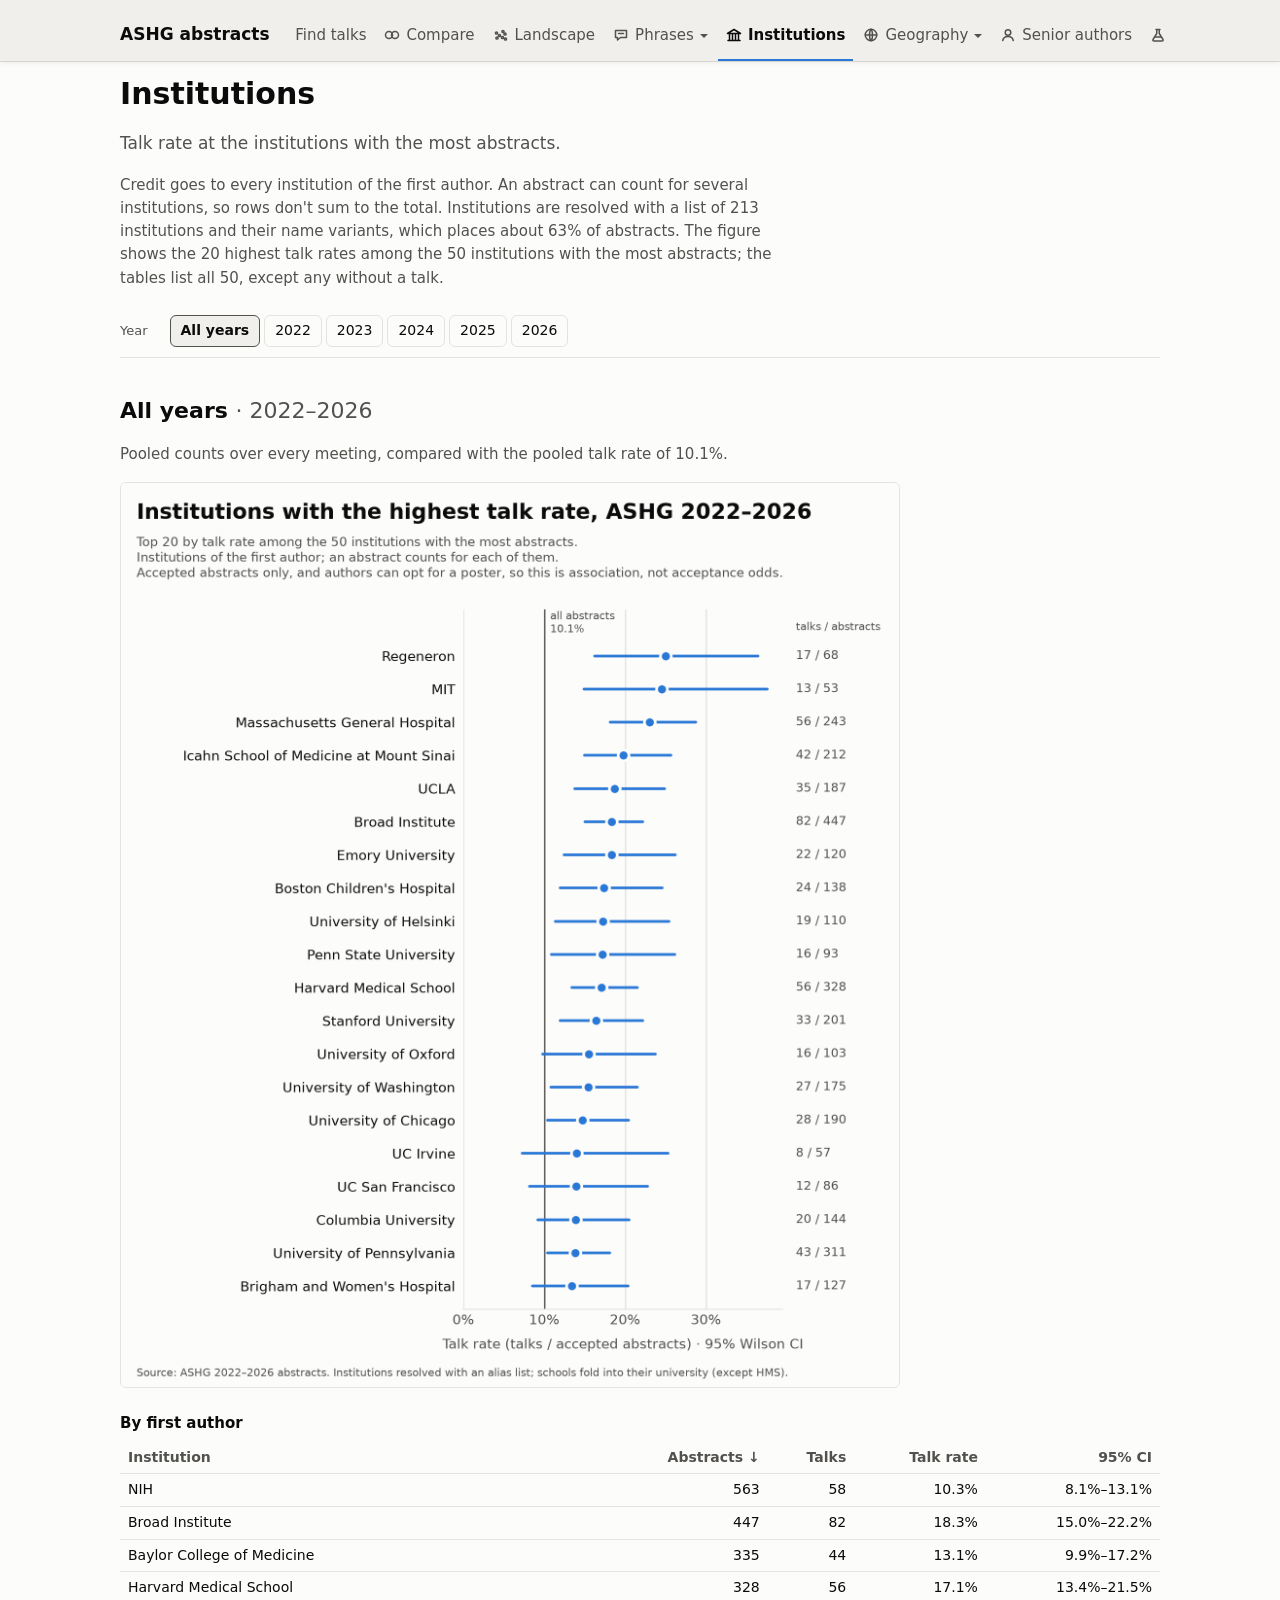
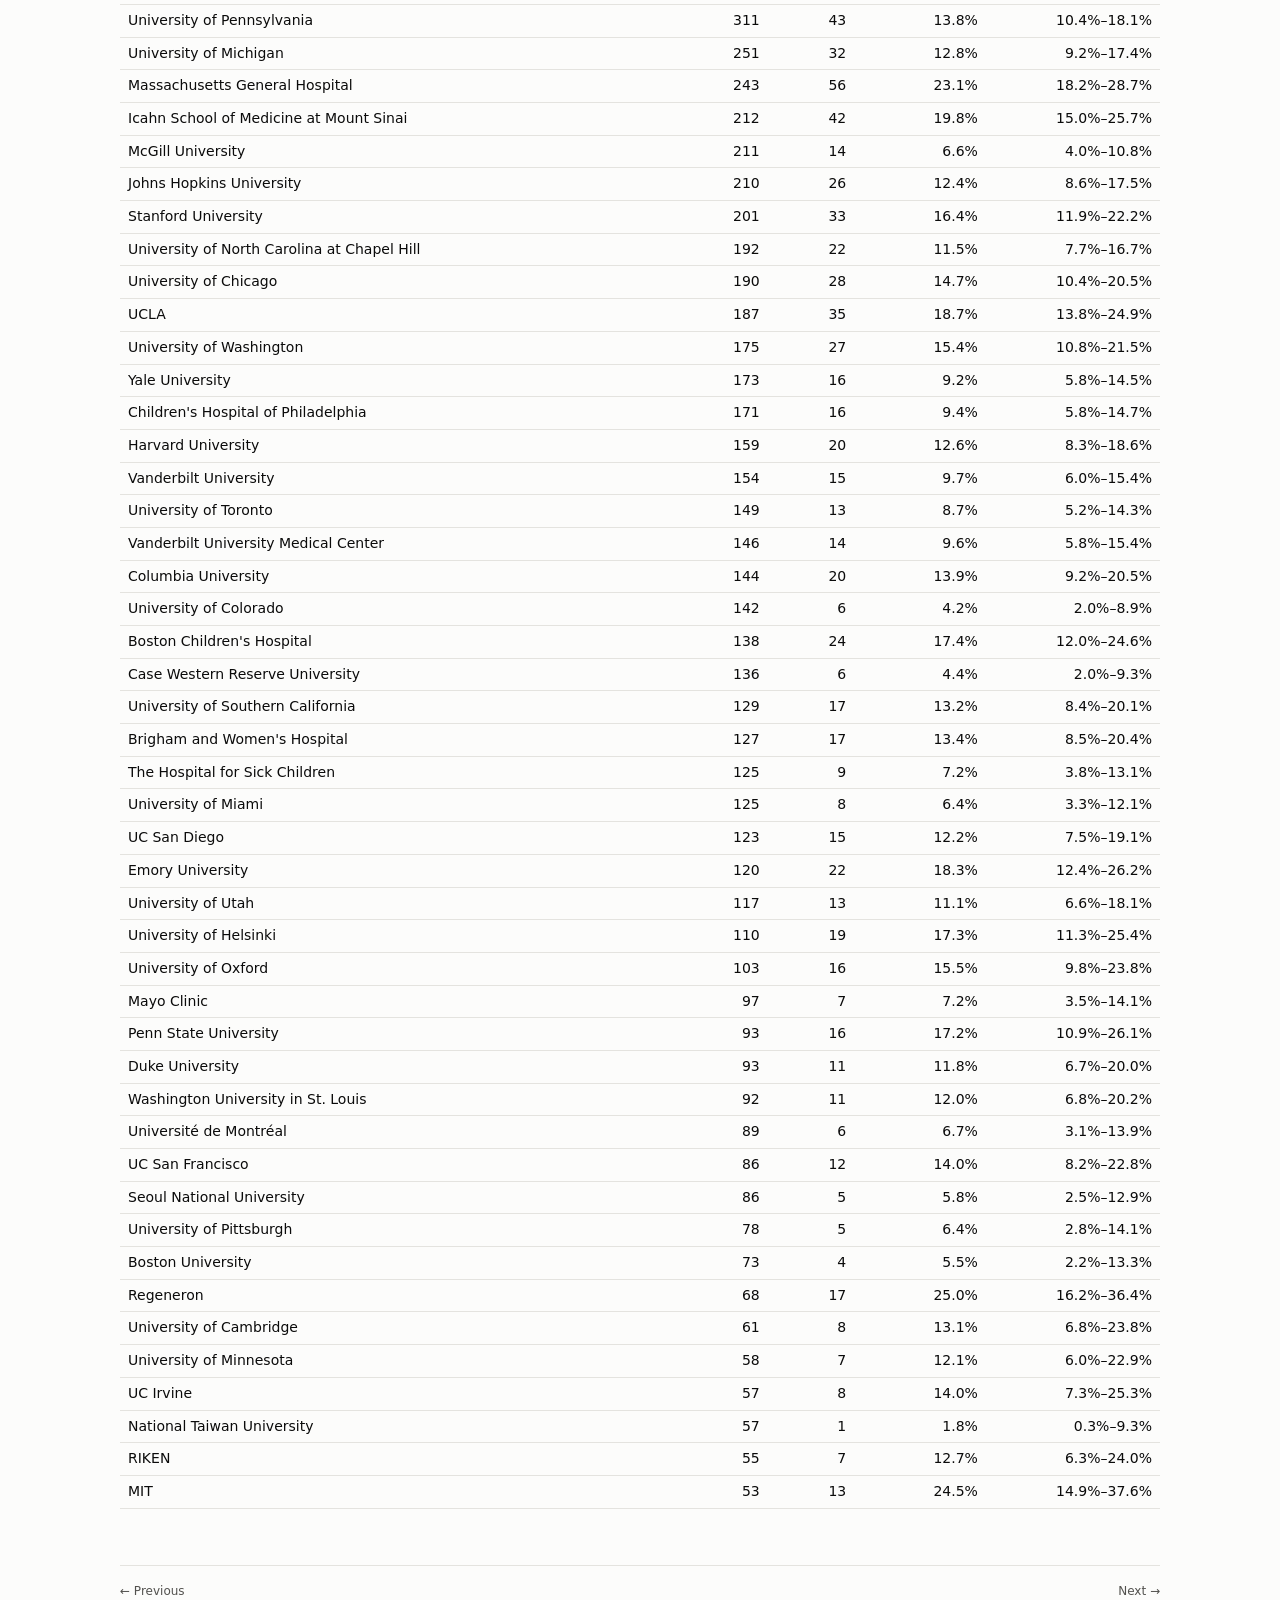
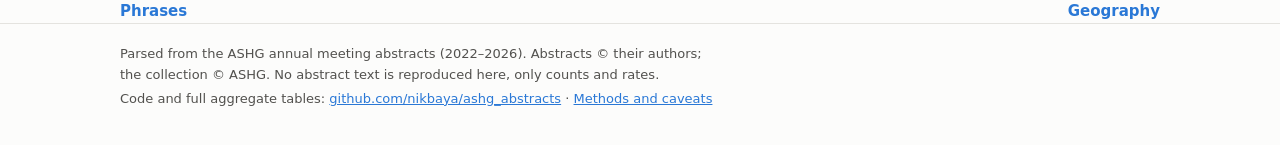
<file: docs/institutions.html>
<!doctype html>
<html lang="en">
<head>
<meta charset="utf-8">
<meta name="viewport" content="width=device-width, initial-scale=1">
<meta name="color-scheme" content="light">
<title>Institutions · ASHG abstracts</title>
<meta name="description" content="What the abstracts at the ASHG annual meeting say, 2022–2026: topics and wording over time, and which phrases, institutions and places are over-represented among talks (vs posters).">
<meta property="og:type" content="website">
<meta property="og:title" content="Institutions · ASHG abstracts">
<meta property="og:description" content="Topics, wording and who presents at ASHG, from the published abstracts: what is rising, what is fading, and what leans toward talks over posters.">
<meta property="og:image" content="https://nikbaya.github.io/ashg_abstracts/img/2026_headline.png">
<meta property="og:url" content="https://nikbaya.github.io/ashg_abstracts/institutions.html">
<meta name="twitter:card" content="summary_large_image">
<meta name="twitter:image" content="https://nikbaya.github.io/ashg_abstracts/img/2026_headline.png">
<link rel="icon" href="data:image/svg+xml,%3Csvg xmlns='http://www.w3.org/2000/svg' viewBox='0 0 16 16'%3E%3Ccircle cx='5' cy='8' r='4' fill='%232a78d6'/%3E%3Ccircle cx='11' cy='8' r='4' fill='%23e34948' fill-opacity='.85'/%3E%3C/svg%3E">
<link rel="stylesheet" href="assets/site.css?v=5bbae3b6">
</head>
<body>
<header class="site-header"><div class="wrap">
  <a class="brand" href="index.html">ASHG abstracts</a>
  <button type="button" class="nav-toggle" aria-label="Menu" aria-expanded="false" aria-controls="site-nav"><svg viewBox="0 0 20 20" aria-hidden="true"><path d="M3 5.5h14M3 10h14M3 14.5h14"/></svg></button>
  <nav class="site-nav" id="site-nav" aria-label="Sections">
    <div class="nav-item has-menu">
    <a href="index.html"><svg class="nav-icon" viewBox="0 0 16 16" aria-hidden="true"><rect x="2.5" y="2.5" width="4.5" height="4.5" rx="1"/><rect x="9" y="2.5" width="4.5" height="4.5" rx="1"/><rect x="2.5" y="9" width="4.5" height="4.5" rx="1"/><rect x="9" y="9" width="4.5" height="4.5" rx="1"/></svg>Overview<span class="caret" aria-hidden="true"></span></a>
    <div class="nav-menu"><a href="index.html#search">Phrase search</a><a href="index.html#hot">What's hot</a><a href="index.html#talk-leaning">Talk-leaning phrases</a><a href="index.html#wording">Wording</a><a href="index.html#institutions">Institutions</a></div>
    </div>
    <div class="nav-item">
    <a href="similar.html"><svg class="nav-icon" viewBox="0 0 16 16" aria-hidden="true"><circle cx="8" cy="8" r="2"/><circle cx="3" cy="4" r="1.5"/><circle cx="13" cy="5" r="1.5"/><circle cx="11.5" cy="13" r="1.5"/><path d="M6.4 7 4.2 5M10 7.6l1.8-1.6M9 9.8l2 2"/></svg>Find talks</a>
    </div>
    <div class="nav-item">
    <a href="compare.html"><svg class="nav-icon" viewBox="0 0 16 16" aria-hidden="true"><circle cx="5" cy="8" r="3.5"/><circle cx="11" cy="8" r="3.5"/></svg>Compare</a>
    </div>
    <div class="nav-item">
    <a href="landscape.html"><svg class="nav-icon" viewBox="0 0 16 16" aria-hidden="true"><circle cx="4" cy="11" r="1.1"/><circle cx="6.5" cy="8.5" r="1.1"/><circle cx="3.5" cy="6" r="1.1"/><circle cx="10" cy="4.5" r="1.1"/><circle cx="12" cy="7" r="1.1"/><circle cx="9.5" cy="10.5" r="1.1"/><circle cx="12.5" cy="12" r="1.1"/></svg>Landscape</a>
    </div>
    <div class="nav-item has-menu">
    <a href="phrases.html"><svg class="nav-icon" viewBox="0 0 16 16" aria-hidden="true"><path d="M2.5 3.5h11v7h-6l-3 2.5v-2.5h-2z"/><path d="M5.5 6.5h5"/></svg>Phrases<span class="caret" aria-hidden="true"></span></a>
    <div class="nav-menu"><a href="phrases.html#explorer">Search for a phrase</a><a href="phrases.html#by-year">Overrepresented in talks</a><a href="phrases.html#phrase-trends">Phrase trends</a><a href="phrases.html#biobanks">Biobanks</a><a href="phrases.html#shift">What changed</a><a href="phrases.html#sample-size">Sample size</a><a href="phrases.html#words">Words, A to Z</a><a href="phrases.html#words-enriched">Words more common now</a><a href="phrases.html#genes">Genes</a><a href="phrases.html#score">Score your text</a></div>
    </div>
    <div class="nav-item">
    <a href="institutions.html" aria-current="page"><svg class="nav-icon" viewBox="0 0 16 16" aria-hidden="true"><path d="M2 13.5h12M3.5 13.5v-7M6.5 13.5v-7M9.5 13.5v-7M12.5 13.5v-7M1.5 6.5 8 2.5l6.5 4z"/></svg>Institutions</a>
    </div>
    <div class="nav-item has-menu">
    <a href="geography.html"><svg class="nav-icon" viewBox="0 0 16 16" aria-hidden="true"><circle cx="8" cy="8" r="5.75"/><path d="M2.25 8h11.5M8 2.25c-2 1.9-2 9.6 0 11.5M8 2.25c2 1.9 2 9.6 0 11.5"/></svg>Geography<span class="caret" aria-hidden="true"></span></a>
    <div class="nav-menu"><a href="geography.html#center">Center of mass</a><a href="geography.html#regions">World regions</a><a href="geography.html#countries">Countries</a><a href="geography.html#metros">Metro areas</a></div>
    </div>
    <div class="nav-item">
    <a href="authors.html"><svg class="nav-icon" viewBox="0 0 16 16" aria-hidden="true"><circle cx="8" cy="5.5" r="2.75"/><path d="M2.75 13.5c.5-2.75 2.6-4 5.25-4s4.75 1.25 5.25 4"/></svg>Senior authors</a>
    </div>
    <div class="nav-item has-menu">
    <a href="methods.html"><svg class="nav-icon" viewBox="0 0 16 16" aria-hidden="true"><path d="M6 2.5h4M6.75 2.5v4L3 12.5c-.5.9.1 1.5 1 1.5h8c.9 0 1.5-.6 1-1.5L9.25 6.5v-4M4.75 10h6.5"/></svg>Methods<span class="caret" aria-hidden="true"></span></a>
    <div class="nav-menu"><a href="methods.html#similar">Find talks</a><a href="methods.html#landscape">Landscape</a><a href="methods.html#numbers">What the numbers mean</a><a href="methods.html#match-rates">Match rates</a><a href="methods.html#talk-rate">Talk rate by year</a><a href="methods.html#built">How it's built</a><a href="methods.html#about">About this site</a></div>
    </div>
  </nav>
</div></header>
<main class="wrap">
<h1>Institutions</h1>
<p class="lede">Talk rate at the institutions with the most abstracts.</p>
<p>Credit goes to every institution of the first author.
An abstract can count for several institutions, so rows don't sum to the total. Institutions are resolved with a
list of 213 institutions and their name variants, which places about 63% of
abstracts. The figure shows the 20 highest talk rates among the 50 institutions with the most abstracts;
the tables list all 50, except any without a talk.</p>
<div class="year-scope">
<div class="toolbar">
  <span class="lbl">Year</span>
  <span class="seg" role="group" aria-label="Year" data-control="year" data-default="all">
<button type="button" data-value="all">All years</button><button type="button" data-value="2022">2022</button><button type="button" data-value="2023">2023</button><button type="button" data-value="2024">2024</button><button type="button" data-value="2025">2025</button><button type="button" data-value="2026">2026</button>  </span>
</div>
<section data-show-year="all">
<h2>All years <span class="sub">· 2022–2026</span></h2>
<p>Pooled counts over every meeting, compared with the pooled talk rate of
10.1%.</p>
<figure class="fig">
  <a href="img/all_institutions.png"><img src="img/all_institutions.png" alt="Talk rate with 95% intervals for the 20 institutions with the highest talk rate among the 50 largest by first author, ASHG 2022–2026." loading="lazy"></a>
</figure>


<div class="scroll"><p class="table-title">By first author</p><table class="sortable"><thead><tr><th class="text">Institution</th><th class="" aria-sort="descending">Abstracts</th><th class="">Talks</th><th class="">Talk rate</th><th class="">95% CI</th></tr></thead><tbody><tr><td class="text" data-v="NIH">NIH</td><td class="" data-v="563">563</td><td class="" data-v="58">58</td><td class="" data-v="0.103">10.3%</td><td class="" data-v="8.1%–13.1%">8.1%–13.1%</td></tr><tr><td class="text" data-v="Broad Institute">Broad Institute</td><td class="" data-v="447">447</td><td class="" data-v="82">82</td><td class="" data-v="0.1834">18.3%</td><td class="" data-v="15.0%–22.2%">15.0%–22.2%</td></tr><tr><td class="text" data-v="Baylor College of Medicine">Baylor College of Medicine</td><td class="" data-v="335">335</td><td class="" data-v="44">44</td><td class="" data-v="0.1313">13.1%</td><td class="" data-v="9.9%–17.2%">9.9%–17.2%</td></tr><tr><td class="text" data-v="Harvard Medical School">Harvard Medical School</td><td class="" data-v="328">328</td><td class="" data-v="56">56</td><td class="" data-v="0.1707">17.1%</td><td class="" data-v="13.4%–21.5%">13.4%–21.5%</td></tr><tr><td class="text" data-v="University of Pennsylvania">University of Pennsylvania</td><td class="" data-v="311">311</td><td class="" data-v="43">43</td><td class="" data-v="0.1383">13.8%</td><td class="" data-v="10.4%–18.1%">10.4%–18.1%</td></tr><tr><td class="text" data-v="University of Michigan">University of Michigan</td><td class="" data-v="251">251</td><td class="" data-v="32">32</td><td class="" data-v="0.1275">12.8%</td><td class="" data-v="9.2%–17.4%">9.2%–17.4%</td></tr><tr><td class="text" data-v="Massachusetts General Hospital">Massachusetts General Hospital</td><td class="" data-v="243">243</td><td class="" data-v="56">56</td><td class="" data-v="0.2305">23.1%</td><td class="" data-v="18.2%–28.7%">18.2%–28.7%</td></tr><tr><td class="text" data-v="Icahn School of Medicine at Mount Sinai">Icahn School of Medicine at Mount Sinai</td><td class="" data-v="212">212</td><td class="" data-v="42">42</td><td class="" data-v="0.1981">19.8%</td><td class="" data-v="15.0%–25.7%">15.0%–25.7%</td></tr><tr><td class="text" data-v="McGill University">McGill University</td><td class="" data-v="211">211</td><td class="" data-v="14">14</td><td class="" data-v="0.06635">6.6%</td><td class="" data-v="4.0%–10.8%">4.0%–10.8%</td></tr><tr><td class="text" data-v="Johns Hopkins University">Johns Hopkins University</td><td class="" data-v="210">210</td><td class="" data-v="26">26</td><td class="" data-v="0.1238">12.4%</td><td class="" data-v="8.6%–17.5%">8.6%–17.5%</td></tr><tr><td class="text" data-v="Stanford University">Stanford University</td><td class="" data-v="201">201</td><td class="" data-v="33">33</td><td class="" data-v="0.1642">16.4%</td><td class="" data-v="11.9%–22.2%">11.9%–22.2%</td></tr><tr><td class="text" data-v="University of North Carolina at Chapel Hill">University of North Carolina at Chapel Hill</td><td class="" data-v="192">192</td><td class="" data-v="22">22</td><td class="" data-v="0.1146">11.5%</td><td class="" data-v="7.7%–16.7%">7.7%–16.7%</td></tr><tr><td class="text" data-v="University of Chicago">University of Chicago</td><td class="" data-v="190">190</td><td class="" data-v="28">28</td><td class="" data-v="0.1474">14.7%</td><td class="" data-v="10.4%–20.5%">10.4%–20.5%</td></tr><tr><td class="text" data-v="UCLA">UCLA</td><td class="" data-v="187">187</td><td class="" data-v="35">35</td><td class="" data-v="0.1872">18.7%</td><td class="" data-v="13.8%–24.9%">13.8%–24.9%</td></tr><tr><td class="text" data-v="University of Washington">University of Washington</td><td class="" data-v="175">175</td><td class="" data-v="27">27</td><td class="" data-v="0.1543">15.4%</td><td class="" data-v="10.8%–21.5%">10.8%–21.5%</td></tr><tr><td class="text" data-v="Yale University">Yale University</td><td class="" data-v="173">173</td><td class="" data-v="16">16</td><td class="" data-v="0.09249">9.2%</td><td class="" data-v="5.8%–14.5%">5.8%–14.5%</td></tr><tr><td class="text" data-v="Children&#x27;s Hospital of Philadelphia">Children&#x27;s Hospital of Philadelphia</td><td class="" data-v="171">171</td><td class="" data-v="16">16</td><td class="" data-v="0.09357">9.4%</td><td class="" data-v="5.8%–14.7%">5.8%–14.7%</td></tr><tr><td class="text" data-v="Harvard University">Harvard University</td><td class="" data-v="159">159</td><td class="" data-v="20">20</td><td class="" data-v="0.1258">12.6%</td><td class="" data-v="8.3%–18.6%">8.3%–18.6%</td></tr><tr><td class="text" data-v="Vanderbilt University">Vanderbilt University</td><td class="" data-v="154">154</td><td class="" data-v="15">15</td><td class="" data-v="0.0974">9.7%</td><td class="" data-v="6.0%–15.4%">6.0%–15.4%</td></tr><tr><td class="text" data-v="University of Toronto">University of Toronto</td><td class="" data-v="149">149</td><td class="" data-v="13">13</td><td class="" data-v="0.08725">8.7%</td><td class="" data-v="5.2%–14.3%">5.2%–14.3%</td></tr><tr><td class="text" data-v="Vanderbilt University Medical Center">Vanderbilt University Medical Center</td><td class="" data-v="146">146</td><td class="" data-v="14">14</td><td class="" data-v="0.09589">9.6%</td><td class="" data-v="5.8%–15.4%">5.8%–15.4%</td></tr><tr><td class="text" data-v="Columbia University">Columbia University</td><td class="" data-v="144">144</td><td class="" data-v="20">20</td><td class="" data-v="0.1389">13.9%</td><td class="" data-v="9.2%–20.5%">9.2%–20.5%</td></tr><tr><td class="text" data-v="University of Colorado">University of Colorado</td><td class="" data-v="142">142</td><td class="" data-v="6">6</td><td class="" data-v="0.04225">4.2%</td><td class="" data-v="2.0%–8.9%">2.0%–8.9%</td></tr><tr><td class="text" data-v="Boston Children&#x27;s Hospital">Boston Children&#x27;s Hospital</td><td class="" data-v="138">138</td><td class="" data-v="24">24</td><td class="" data-v="0.1739">17.4%</td><td class="" data-v="12.0%–24.6%">12.0%–24.6%</td></tr><tr><td class="text" data-v="Case Western Reserve University">Case Western Reserve University</td><td class="" data-v="136">136</td><td class="" data-v="6">6</td><td class="" data-v="0.04412">4.4%</td><td class="" data-v="2.0%–9.3%">2.0%–9.3%</td></tr><tr><td class="text" data-v="University of Southern California">University of Southern California</td><td class="" data-v="129">129</td><td class="" data-v="17">17</td><td class="" data-v="0.1318">13.2%</td><td class="" data-v="8.4%–20.1%">8.4%–20.1%</td></tr><tr><td class="text" data-v="Brigham and Women&#x27;s Hospital">Brigham and Women&#x27;s Hospital</td><td class="" data-v="127">127</td><td class="" data-v="17">17</td><td class="" data-v="0.1339">13.4%</td><td class="" data-v="8.5%–20.4%">8.5%–20.4%</td></tr><tr><td class="text" data-v="The Hospital for Sick Children">The Hospital for Sick Children</td><td class="" data-v="125">125</td><td class="" data-v="9">9</td><td class="" data-v="0.072">7.2%</td><td class="" data-v="3.8%–13.1%">3.8%–13.1%</td></tr><tr><td class="text" data-v="University of Miami">University of Miami</td><td class="" data-v="125">125</td><td class="" data-v="8">8</td><td class="" data-v="0.064">6.4%</td><td class="" data-v="3.3%–12.1%">3.3%–12.1%</td></tr><tr><td class="text" data-v="UC San Diego">UC San Diego</td><td class="" data-v="123">123</td><td class="" data-v="15">15</td><td class="" data-v="0.122">12.2%</td><td class="" data-v="7.5%–19.1%">7.5%–19.1%</td></tr><tr><td class="text" data-v="Emory University">Emory University</td><td class="" data-v="120">120</td><td class="" data-v="22">22</td><td class="" data-v="0.1833">18.3%</td><td class="" data-v="12.4%–26.2%">12.4%–26.2%</td></tr><tr><td class="text" data-v="University of Utah">University of Utah</td><td class="" data-v="117">117</td><td class="" data-v="13">13</td><td class="" data-v="0.1111">11.1%</td><td class="" data-v="6.6%–18.1%">6.6%–18.1%</td></tr><tr><td class="text" data-v="University of Helsinki">University of Helsinki</td><td class="" data-v="110">110</td><td class="" data-v="19">19</td><td class="" data-v="0.1727">17.3%</td><td class="" data-v="11.3%–25.4%">11.3%–25.4%</td></tr><tr><td class="text" data-v="University of Oxford">University of Oxford</td><td class="" data-v="103">103</td><td class="" data-v="16">16</td><td class="" data-v="0.1553">15.5%</td><td class="" data-v="9.8%–23.8%">9.8%–23.8%</td></tr><tr><td class="text" data-v="Mayo Clinic">Mayo Clinic</td><td class="" data-v="97">97</td><td class="" data-v="7">7</td><td class="" data-v="0.07216">7.2%</td><td class="" data-v="3.5%–14.1%">3.5%–14.1%</td></tr><tr><td class="text" data-v="Penn State University">Penn State University</td><td class="" data-v="93">93</td><td class="" data-v="16">16</td><td class="" data-v="0.172">17.2%</td><td class="" data-v="10.9%–26.1%">10.9%–26.1%</td></tr><tr><td class="text" data-v="Duke University">Duke University</td><td class="" data-v="93">93</td><td class="" data-v="11">11</td><td class="" data-v="0.1183">11.8%</td><td class="" data-v="6.7%–20.0%">6.7%–20.0%</td></tr><tr><td class="text" data-v="Washington University in St. Louis">Washington University in St. Louis</td><td class="" data-v="92">92</td><td class="" data-v="11">11</td><td class="" data-v="0.1196">12.0%</td><td class="" data-v="6.8%–20.2%">6.8%–20.2%</td></tr><tr><td class="text" data-v="Université de Montréal">Université de Montréal</td><td class="" data-v="89">89</td><td class="" data-v="6">6</td><td class="" data-v="0.06742">6.7%</td><td class="" data-v="3.1%–13.9%">3.1%–13.9%</td></tr><tr><td class="text" data-v="UC San Francisco">UC San Francisco</td><td class="" data-v="86">86</td><td class="" data-v="12">12</td><td class="" data-v="0.1395">14.0%</td><td class="" data-v="8.2%–22.8%">8.2%–22.8%</td></tr><tr><td class="text" data-v="Seoul National University">Seoul National University</td><td class="" data-v="86">86</td><td class="" data-v="5">5</td><td class="" data-v="0.05814">5.8%</td><td class="" data-v="2.5%–12.9%">2.5%–12.9%</td></tr><tr><td class="text" data-v="University of Pittsburgh">University of Pittsburgh</td><td class="" data-v="78">78</td><td class="" data-v="5">5</td><td class="" data-v="0.0641">6.4%</td><td class="" data-v="2.8%–14.1%">2.8%–14.1%</td></tr><tr><td class="text" data-v="Boston University">Boston University</td><td class="" data-v="73">73</td><td class="" data-v="4">4</td><td class="" data-v="0.05479">5.5%</td><td class="" data-v="2.2%–13.3%">2.2%–13.3%</td></tr><tr><td class="text" data-v="Regeneron">Regeneron</td><td class="" data-v="68">68</td><td class="" data-v="17">17</td><td class="" data-v="0.25">25.0%</td><td class="" data-v="16.2%–36.4%">16.2%–36.4%</td></tr><tr><td class="text" data-v="University of Cambridge">University of Cambridge</td><td class="" data-v="61">61</td><td class="" data-v="8">8</td><td class="" data-v="0.1311">13.1%</td><td class="" data-v="6.8%–23.8%">6.8%–23.8%</td></tr><tr><td class="text" data-v="University of Minnesota">University of Minnesota</td><td class="" data-v="58">58</td><td class="" data-v="7">7</td><td class="" data-v="0.1207">12.1%</td><td class="" data-v="6.0%–22.9%">6.0%–22.9%</td></tr><tr><td class="text" data-v="UC Irvine">UC Irvine</td><td class="" data-v="57">57</td><td class="" data-v="8">8</td><td class="" data-v="0.1404">14.0%</td><td class="" data-v="7.3%–25.3%">7.3%–25.3%</td></tr><tr><td class="text" data-v="National Taiwan University">National Taiwan University</td><td class="" data-v="57">57</td><td class="" data-v="1">1</td><td class="" data-v="0.01754">1.8%</td><td class="" data-v="0.3%–9.3%">0.3%–9.3%</td></tr><tr><td class="text" data-v="RIKEN">RIKEN</td><td class="" data-v="55">55</td><td class="" data-v="7">7</td><td class="" data-v="0.1273">12.7%</td><td class="" data-v="6.3%–24.0%">6.3%–24.0%</td></tr><tr><td class="text" data-v="MIT">MIT</td><td class="" data-v="53">53</td><td class="" data-v="13">13</td><td class="" data-v="0.2453">24.5%</td><td class="" data-v="14.9%–37.6%">14.9%–37.6%</td></tr></tbody></table></div>

</section>
<section data-show-year="2022">
<h2>ASHG 2022 <span class="sub">· Los Angeles</span></h2>

<figure class="fig">
  <a href="img/2022_institutions.png"><img src="img/2022_institutions.png" alt="Talk rate with 95% intervals for the 20 institutions with the highest talk rate among the 50 largest by first author, ASHG 2022." loading="lazy"></a>
</figure>


<div class="scroll"><p class="table-title">By first author</p><table class="sortable"><thead><tr><th class="text">Institution</th><th class="" aria-sort="descending">Abstracts</th><th class="">Talks</th><th class="">Talk rate</th><th class="">95% CI</th></tr></thead><tbody><tr><td class="text" data-v="NIH">NIH</td><td class="" data-v="89">89</td><td class="" data-v="7">7</td><td class="" data-v="0.07865">7.9%</td><td class="" data-v="3.9%–15.4%">3.9%–15.4%</td></tr><tr><td class="text" data-v="University of Michigan">University of Michigan</td><td class="" data-v="71">71</td><td class="" data-v="11">11</td><td class="" data-v="0.1549">15.5%</td><td class="" data-v="8.9%–25.7%">8.9%–25.7%</td></tr><tr><td class="text" data-v="UCLA">UCLA</td><td class="" data-v="69">69</td><td class="" data-v="16">16</td><td class="" data-v="0.2319">23.2%</td><td class="" data-v="14.8%–34.4%">14.8%–34.4%</td></tr><tr><td class="text" data-v="Broad Institute">Broad Institute</td><td class="" data-v="65">65</td><td class="" data-v="16">16</td><td class="" data-v="0.2462">24.6%</td><td class="" data-v="15.8%–36.3%">15.8%–36.3%</td></tr><tr><td class="text" data-v="Baylor College of Medicine">Baylor College of Medicine</td><td class="" data-v="63">63</td><td class="" data-v="13">13</td><td class="" data-v="0.2063">20.6%</td><td class="" data-v="12.5%–32.2%">12.5%–32.2%</td></tr><tr><td class="text" data-v="Harvard Medical School">Harvard Medical School</td><td class="" data-v="53">53</td><td class="" data-v="15">15</td><td class="" data-v="0.283">28.3%</td><td class="" data-v="18.0%–41.6%">18.0%–41.6%</td></tr><tr><td class="text" data-v="University of Pennsylvania">University of Pennsylvania</td><td class="" data-v="51">51</td><td class="" data-v="9">9</td><td class="" data-v="0.1765">17.6%</td><td class="" data-v="9.6%–30.2%">9.6%–30.2%</td></tr><tr><td class="text" data-v="University of Southern California">University of Southern California</td><td class="" data-v="44">44</td><td class="" data-v="5">5</td><td class="" data-v="0.1136">11.4%</td><td class="" data-v="5.0%–24.0%">5.0%–24.0%</td></tr><tr><td class="text" data-v="Massachusetts General Hospital">Massachusetts General Hospital</td><td class="" data-v="41">41</td><td class="" data-v="11">11</td><td class="" data-v="0.2683">26.8%</td><td class="" data-v="15.7%–41.9%">15.7%–41.9%</td></tr><tr><td class="text" data-v="Children&#x27;s Hospital of Philadelphia">Children&#x27;s Hospital of Philadelphia</td><td class="" data-v="41">41</td><td class="" data-v="5">5</td><td class="" data-v="0.122">12.2%</td><td class="" data-v="5.3%–25.5%">5.3%–25.5%</td></tr><tr><td class="text" data-v="Stanford University">Stanford University</td><td class="" data-v="39">39</td><td class="" data-v="8">8</td><td class="" data-v="0.2051">20.5%</td><td class="" data-v="10.8%–35.5%">10.8%–35.5%</td></tr><tr><td class="text" data-v="Johns Hopkins University">Johns Hopkins University</td><td class="" data-v="37">37</td><td class="" data-v="3">3</td><td class="" data-v="0.08108">8.1%</td><td class="" data-v="2.8%–21.3%">2.8%–21.3%</td></tr><tr><td class="text" data-v="Vanderbilt University">Vanderbilt University</td><td class="" data-v="36">36</td><td class="" data-v="5">5</td><td class="" data-v="0.1389">13.9%</td><td class="" data-v="6.1%–28.7%">6.1%–28.7%</td></tr><tr><td class="text" data-v="UC San Diego">UC San Diego</td><td class="" data-v="35">35</td><td class="" data-v="7">7</td><td class="" data-v="0.2">20.0%</td><td class="" data-v="10.0%–35.9%">10.0%–35.9%</td></tr><tr><td class="text" data-v="Columbia University">Columbia University</td><td class="" data-v="34">34</td><td class="" data-v="3">3</td><td class="" data-v="0.08824">8.8%</td><td class="" data-v="3.0%–23.0%">3.0%–23.0%</td></tr><tr><td class="text" data-v="University of Chicago">University of Chicago</td><td class="" data-v="33">33</td><td class="" data-v="6">6</td><td class="" data-v="0.1818">18.2%</td><td class="" data-v="8.6%–34.4%">8.6%–34.4%</td></tr><tr><td class="text" data-v="University of Miami">University of Miami</td><td class="" data-v="33">33</td><td class="" data-v="3">3</td><td class="" data-v="0.09091">9.1%</td><td class="" data-v="3.1%–23.6%">3.1%–23.6%</td></tr><tr><td class="text" data-v="Icahn School of Medicine at Mount Sinai">Icahn School of Medicine at Mount Sinai</td><td class="" data-v="32">32</td><td class="" data-v="6">6</td><td class="" data-v="0.1875">18.8%</td><td class="" data-v="8.9%–35.3%">8.9%–35.3%</td></tr><tr><td class="text" data-v="McGill University">McGill University</td><td class="" data-v="32">32</td><td class="" data-v="4">4</td><td class="" data-v="0.125">12.5%</td><td class="" data-v="5.0%–28.1%">5.0%–28.1%</td></tr><tr><td class="text" data-v="Vanderbilt University Medical Center">Vanderbilt University Medical Center</td><td class="" data-v="31">31</td><td class="" data-v="4">4</td><td class="" data-v="0.129">12.9%</td><td class="" data-v="5.1%–28.8%">5.1%–28.8%</td></tr><tr><td class="text" data-v="Harvard University">Harvard University</td><td class="" data-v="30">30</td><td class="" data-v="8">8</td><td class="" data-v="0.2667">26.7%</td><td class="" data-v="14.2%–44.5%">14.2%–44.5%</td></tr><tr><td class="text" data-v="University of Washington">University of Washington</td><td class="" data-v="30">30</td><td class="" data-v="5">5</td><td class="" data-v="0.1667">16.7%</td><td class="" data-v="7.3%–33.6%">7.3%–33.6%</td></tr><tr><td class="text" data-v="University of Helsinki">University of Helsinki</td><td class="" data-v="28">28</td><td class="" data-v="7">7</td><td class="" data-v="0.25">25.0%</td><td class="" data-v="12.7%–43.4%">12.7%–43.4%</td></tr><tr><td class="text" data-v="Case Western Reserve University">Case Western Reserve University</td><td class="" data-v="27">27</td><td class="" data-v="2">2</td><td class="" data-v="0.07407">7.4%</td><td class="" data-v="2.1%–23.4%">2.1%–23.4%</td></tr><tr><td class="text" data-v="University of Toronto">University of Toronto</td><td class="" data-v="26">26</td><td class="" data-v="3">3</td><td class="" data-v="0.1154">11.5%</td><td class="" data-v="4.0%–29.0%">4.0%–29.0%</td></tr><tr><td class="text" data-v="Emory University">Emory University</td><td class="" data-v="25">25</td><td class="" data-v="5">5</td><td class="" data-v="0.2">20.0%</td><td class="" data-v="8.9%–39.1%">8.9%–39.1%</td></tr><tr><td class="text" data-v="Regeneron">Regeneron</td><td class="" data-v="23">23</td><td class="" data-v="7">7</td><td class="" data-v="0.3043">30.4%</td><td class="" data-v="15.6%–50.9%">15.6%–50.9%</td></tr><tr><td class="text" data-v="UC Irvine">UC Irvine</td><td class="" data-v="23">23</td><td class="" data-v="2">2</td><td class="" data-v="0.08696">8.7%</td><td class="" data-v="2.4%–26.8%">2.4%–26.8%</td></tr><tr><td class="text" data-v="Brigham and Women&#x27;s Hospital">Brigham and Women&#x27;s Hospital</td><td class="" data-v="22">22</td><td class="" data-v="7">7</td><td class="" data-v="0.3182">31.8%</td><td class="" data-v="16.4%–52.7%">16.4%–52.7%</td></tr><tr><td class="text" data-v="Duke University">Duke University</td><td class="" data-v="22">22</td><td class="" data-v="3">3</td><td class="" data-v="0.1364">13.6%</td><td class="" data-v="4.7%–33.3%">4.7%–33.3%</td></tr><tr><td class="text" data-v="University of Oxford">University of Oxford</td><td class="" data-v="21">21</td><td class="" data-v="5">5</td><td class="" data-v="0.2381">23.8%</td><td class="" data-v="10.6%–45.1%">10.6%–45.1%</td></tr><tr><td class="text" data-v="Seoul National University">Seoul National University</td><td class="" data-v="21">21</td><td class="" data-v="2">2</td><td class="" data-v="0.09524">9.5%</td><td class="" data-v="2.7%–28.9%">2.7%–28.9%</td></tr><tr><td class="text" data-v="University of Pittsburgh">University of Pittsburgh</td><td class="" data-v="20">20</td><td class="" data-v="1">1</td><td class="" data-v="0.05">5.0%</td><td class="" data-v="0.9%–23.6%">0.9%–23.6%</td></tr><tr><td class="text" data-v="Mayo Clinic">Mayo Clinic</td><td class="" data-v="18">18</td><td class="" data-v="2">2</td><td class="" data-v="0.1111">11.1%</td><td class="" data-v="3.1%–32.8%">3.1%–32.8%</td></tr><tr><td class="text" data-v="University of North Carolina at Chapel Hill">University of North Carolina at Chapel Hill</td><td class="" data-v="18">18</td><td class="" data-v="2">2</td><td class="" data-v="0.1111">11.1%</td><td class="" data-v="3.1%–32.8%">3.1%–32.8%</td></tr><tr><td class="text" data-v="The Hospital for Sick Children">The Hospital for Sick Children</td><td class="" data-v="18">18</td><td class="" data-v="1">1</td><td class="" data-v="0.05556">5.6%</td><td class="" data-v="1.0%–25.8%">1.0%–25.8%</td></tr><tr><td class="text" data-v="Yale University">Yale University</td><td class="" data-v="18">18</td><td class="" data-v="1">1</td><td class="" data-v="0.05556">5.6%</td><td class="" data-v="1.0%–25.8%">1.0%–25.8%</td></tr><tr><td class="text" data-v="UC San Francisco">UC San Francisco</td><td class="" data-v="17">17</td><td class="" data-v="6">6</td><td class="" data-v="0.3529">35.3%</td><td class="" data-v="17.3%–58.7%">17.3%–58.7%</td></tr><tr><td class="text" data-v="Northwestern University">Northwestern University</td><td class="" data-v="16">16</td><td class="" data-v="3">3</td><td class="" data-v="0.1875">18.8%</td><td class="" data-v="6.6%–43.0%">6.6%–43.0%</td></tr><tr><td class="text" data-v="Boston Children&#x27;s Hospital">Boston Children&#x27;s Hospital</td><td class="" data-v="15">15</td><td class="" data-v="1">1</td><td class="" data-v="0.06667">6.7%</td><td class="" data-v="1.2%–29.8%">1.2%–29.8%</td></tr><tr><td class="text" data-v="Illumina">Illumina</td><td class="" data-v="15">15</td><td class="" data-v="1">1</td><td class="" data-v="0.06667">6.7%</td><td class="" data-v="1.2%–29.8%">1.2%–29.8%</td></tr><tr><td class="text" data-v="Sidra Medicine">Sidra Medicine</td><td class="" data-v="15">15</td><td class="" data-v="1">1</td><td class="" data-v="0.06667">6.7%</td><td class="" data-v="1.2%–29.8%">1.2%–29.8%</td></tr><tr><td class="text" data-v="MIT">MIT</td><td class="" data-v="14">14</td><td class="" data-v="4">4</td><td class="" data-v="0.2857">28.6%</td><td class="" data-v="11.7%–54.6%">11.7%–54.6%</td></tr><tr><td class="text" data-v="Washington University in St. Louis">Washington University in St. Louis</td><td class="" data-v="14">14</td><td class="" data-v="2">2</td><td class="" data-v="0.1429">14.3%</td><td class="" data-v="4.0%–39.9%">4.0%–39.9%</td></tr><tr><td class="text" data-v="Boston University">Boston University</td><td class="" data-v="13">13</td><td class="" data-v="1">1</td><td class="" data-v="0.07692">7.7%</td><td class="" data-v="1.4%–33.3%">1.4%–33.3%</td></tr><tr><td class="text" data-v="Penn State University">Penn State University</td><td class="" data-v="12">12</td><td class="" data-v="3">3</td><td class="" data-v="0.25">25.0%</td><td class="" data-v="8.9%–53.2%">8.9%–53.2%</td></tr></tbody></table></div>

</section>
<section data-show-year="2023">
<h2>ASHG 2023 <span class="sub">· Washington, DC</span></h2>

<figure class="fig">
  <a href="img/2023_institutions.png"><img src="img/2023_institutions.png" alt="Talk rate with 95% intervals for the 20 institutions with the highest talk rate among the 50 largest by first author, ASHG 2023." loading="lazy"></a>
</figure>


<div class="scroll"><p class="table-title">By first author</p><table class="sortable"><thead><tr><th class="text">Institution</th><th class="" aria-sort="descending">Abstracts</th><th class="">Talks</th><th class="">Talk rate</th><th class="">95% CI</th></tr></thead><tbody><tr><td class="text" data-v="NIH">NIH</td><td class="" data-v="170">170</td><td class="" data-v="18">18</td><td class="" data-v="0.1059">10.6%</td><td class="" data-v="6.8%–16.1%">6.8%–16.1%</td></tr><tr><td class="text" data-v="Baylor College of Medicine">Baylor College of Medicine</td><td class="" data-v="92">92</td><td class="" data-v="13">13</td><td class="" data-v="0.1413">14.1%</td><td class="" data-v="8.4%–22.7%">8.4%–22.7%</td></tr><tr><td class="text" data-v="Johns Hopkins University">Johns Hopkins University</td><td class="" data-v="79">79</td><td class="" data-v="10">10</td><td class="" data-v="0.1266">12.7%</td><td class="" data-v="7.0%–21.8%">7.0%–21.8%</td></tr><tr><td class="text" data-v="Broad Institute">Broad Institute</td><td class="" data-v="65">65</td><td class="" data-v="13">13</td><td class="" data-v="0.2">20.0%</td><td class="" data-v="12.1%–31.3%">12.1%–31.3%</td></tr><tr><td class="text" data-v="University of Pennsylvania">University of Pennsylvania</td><td class="" data-v="65">65</td><td class="" data-v="7">7</td><td class="" data-v="0.1077">10.8%</td><td class="" data-v="5.3%–20.6%">5.3%–20.6%</td></tr><tr><td class="text" data-v="Icahn School of Medicine at Mount Sinai">Icahn School of Medicine at Mount Sinai</td><td class="" data-v="53">53</td><td class="" data-v="11">11</td><td class="" data-v="0.2075">20.8%</td><td class="" data-v="12.0%–33.5%">12.0%–33.5%</td></tr><tr><td class="text" data-v="University of North Carolina at Chapel Hill">University of North Carolina at Chapel Hill</td><td class="" data-v="50">50</td><td class="" data-v="7">7</td><td class="" data-v="0.14">14.0%</td><td class="" data-v="7.0%–26.2%">7.0%–26.2%</td></tr><tr><td class="text" data-v="University of Michigan">University of Michigan</td><td class="" data-v="50">50</td><td class="" data-v="6">6</td><td class="" data-v="0.12">12.0%</td><td class="" data-v="5.6%–23.8%">5.6%–23.8%</td></tr><tr><td class="text" data-v="Harvard Medical School">Harvard Medical School</td><td class="" data-v="49">49</td><td class="" data-v="9">9</td><td class="" data-v="0.1837">18.4%</td><td class="" data-v="10.0%–31.4%">10.0%–31.4%</td></tr><tr><td class="text" data-v="UCLA">UCLA</td><td class="" data-v="48">48</td><td class="" data-v="6">6</td><td class="" data-v="0.125">12.5%</td><td class="" data-v="5.9%–24.7%">5.9%–24.7%</td></tr><tr><td class="text" data-v="Yale University">Yale University</td><td class="" data-v="43">43</td><td class="" data-v="5">5</td><td class="" data-v="0.1163">11.6%</td><td class="" data-v="5.1%–24.5%">5.1%–24.5%</td></tr><tr><td class="text" data-v="Stanford University">Stanford University</td><td class="" data-v="42">42</td><td class="" data-v="7">7</td><td class="" data-v="0.1667">16.7%</td><td class="" data-v="8.3%–30.6%">8.3%–30.6%</td></tr><tr><td class="text" data-v="Children&#x27;s Hospital of Philadelphia">Children&#x27;s Hospital of Philadelphia</td><td class="" data-v="41">41</td><td class="" data-v="3">3</td><td class="" data-v="0.07317">7.3%</td><td class="" data-v="2.5%–19.4%">2.5%–19.4%</td></tr><tr><td class="text" data-v="Harvard University">Harvard University</td><td class="" data-v="37">37</td><td class="" data-v="5">5</td><td class="" data-v="0.1351">13.5%</td><td class="" data-v="5.9%–28.0%">5.9%–28.0%</td></tr><tr><td class="text" data-v="University of Washington">University of Washington</td><td class="" data-v="36">36</td><td class="" data-v="5">5</td><td class="" data-v="0.1389">13.9%</td><td class="" data-v="6.1%–28.7%">6.1%–28.7%</td></tr><tr><td class="text" data-v="Vanderbilt University">Vanderbilt University</td><td class="" data-v="36">36</td><td class="" data-v="2">2</td><td class="" data-v="0.05556">5.6%</td><td class="" data-v="1.5%–18.1%">1.5%–18.1%</td></tr><tr><td class="text" data-v="University of Chicago">University of Chicago</td><td class="" data-v="35">35</td><td class="" data-v="6">6</td><td class="" data-v="0.1714">17.1%</td><td class="" data-v="8.1%–32.7%">8.1%–32.7%</td></tr><tr><td class="text" data-v="Case Western Reserve University">Case Western Reserve University</td><td class="" data-v="34">34</td><td class="" data-v="1">1</td><td class="" data-v="0.02941">2.9%</td><td class="" data-v="0.5%–14.9%">0.5%–14.9%</td></tr><tr><td class="text" data-v="Massachusetts General Hospital">Massachusetts General Hospital</td><td class="" data-v="32">32</td><td class="" data-v="10">10</td><td class="" data-v="0.3125">31.2%</td><td class="" data-v="17.9%–48.6%">17.9%–48.6%</td></tr><tr><td class="text" data-v="Columbia University">Columbia University</td><td class="" data-v="29">29</td><td class="" data-v="5">5</td><td class="" data-v="0.1724">17.2%</td><td class="" data-v="7.6%–34.5%">7.6%–34.5%</td></tr><tr><td class="text" data-v="Vanderbilt University Medical Center">Vanderbilt University Medical Center</td><td class="" data-v="29">29</td><td class="" data-v="2">2</td><td class="" data-v="0.06897">6.9%</td><td class="" data-v="1.9%–22.0%">1.9%–22.0%</td></tr><tr><td class="text" data-v="Emory University">Emory University</td><td class="" data-v="28">28</td><td class="" data-v="6">6</td><td class="" data-v="0.2143">21.4%</td><td class="" data-v="10.2%–39.5%">10.2%–39.5%</td></tr><tr><td class="text" data-v="Penn State University">Penn State University</td><td class="" data-v="28">28</td><td class="" data-v="4">4</td><td class="" data-v="0.1429">14.3%</td><td class="" data-v="5.7%–31.5%">5.7%–31.5%</td></tr><tr><td class="text" data-v="University of Miami">University of Miami</td><td class="" data-v="28">28</td><td class="" data-v="2">2</td><td class="" data-v="0.07143">7.1%</td><td class="" data-v="2.0%–22.7%">2.0%–22.7%</td></tr><tr><td class="text" data-v="University of Toronto">University of Toronto</td><td class="" data-v="28">28</td><td class="" data-v="1">1</td><td class="" data-v="0.03571">3.6%</td><td class="" data-v="0.6%–17.7%">0.6%–17.7%</td></tr><tr><td class="text" data-v="McGill University">McGill University</td><td class="" data-v="27">27</td><td class="" data-v="2">2</td><td class="" data-v="0.07407">7.4%</td><td class="" data-v="2.1%–23.4%">2.1%–23.4%</td></tr><tr><td class="text" data-v="Washington University in St. Louis">Washington University in St. Louis</td><td class="" data-v="26">26</td><td class="" data-v="3">3</td><td class="" data-v="0.1154">11.5%</td><td class="" data-v="4.0%–29.0%">4.0%–29.0%</td></tr><tr><td class="text" data-v="Duke University">Duke University</td><td class="" data-v="25">25</td><td class="" data-v="3">3</td><td class="" data-v="0.12">12.0%</td><td class="" data-v="4.2%–30.0%">4.2%–30.0%</td></tr><tr><td class="text" data-v="UC San Diego">UC San Diego</td><td class="" data-v="23">23</td><td class="" data-v="4">4</td><td class="" data-v="0.1739">17.4%</td><td class="" data-v="7.0%–37.1%">7.0%–37.1%</td></tr><tr><td class="text" data-v="University of Oxford">University of Oxford</td><td class="" data-v="23">23</td><td class="" data-v="4">4</td><td class="" data-v="0.1739">17.4%</td><td class="" data-v="7.0%–37.1%">7.0%–37.1%</td></tr><tr><td class="text" data-v="University of Pittsburgh">University of Pittsburgh</td><td class="" data-v="23">23</td><td class="" data-v="3">3</td><td class="" data-v="0.1304">13.0%</td><td class="" data-v="4.5%–32.1%">4.5%–32.1%</td></tr><tr><td class="text" data-v="The Hospital for Sick Children">The Hospital for Sick Children</td><td class="" data-v="23">23</td><td class="" data-v="2">2</td><td class="" data-v="0.08696">8.7%</td><td class="" data-v="2.4%–26.8%">2.4%–26.8%</td></tr><tr><td class="text" data-v="Mayo Clinic">Mayo Clinic</td><td class="" data-v="23">23</td><td class="" data-v="1">1</td><td class="" data-v="0.04348">4.3%</td><td class="" data-v="0.8%–21.0%">0.8%–21.0%</td></tr><tr><td class="text" data-v="University of Utah">University of Utah</td><td class="" data-v="21">21</td><td class="" data-v="6">6</td><td class="" data-v="0.2857">28.6%</td><td class="" data-v="13.8%–50.0%">13.8%–50.0%</td></tr><tr><td class="text" data-v="Brigham and Women&#x27;s Hospital">Brigham and Women&#x27;s Hospital</td><td class="" data-v="21">21</td><td class="" data-v="5">5</td><td class="" data-v="0.2381">23.8%</td><td class="" data-v="10.6%–45.1%">10.6%–45.1%</td></tr><tr><td class="text" data-v="University of Southern California">University of Southern California</td><td class="" data-v="21">21</td><td class="" data-v="4">4</td><td class="" data-v="0.1905">19.1%</td><td class="" data-v="7.7%–40.0%">7.7%–40.0%</td></tr><tr><td class="text" data-v="University of Helsinki">University of Helsinki</td><td class="" data-v="20">20</td><td class="" data-v="3">3</td><td class="" data-v="0.15">15.0%</td><td class="" data-v="5.2%–36.0%">5.2%–36.0%</td></tr><tr><td class="text" data-v="Seoul National University">Seoul National University</td><td class="" data-v="18">18</td><td class="" data-v="2">2</td><td class="" data-v="0.1111">11.1%</td><td class="" data-v="3.1%–32.8%">3.1%–32.8%</td></tr><tr><td class="text" data-v="University College London">University College London</td><td class="" data-v="17">17</td><td class="" data-v="2">2</td><td class="" data-v="0.1176">11.8%</td><td class="" data-v="3.3%–34.3%">3.3%–34.3%</td></tr><tr><td class="text" data-v="University of Colorado">University of Colorado</td><td class="" data-v="17">17</td><td class="" data-v="1">1</td><td class="" data-v="0.05882">5.9%</td><td class="" data-v="1.0%–27.0%">1.0%–27.0%</td></tr><tr><td class="text" data-v="Boston Children&#x27;s Hospital">Boston Children&#x27;s Hospital</td><td class="" data-v="16">16</td><td class="" data-v="5">5</td><td class="" data-v="0.3125">31.2%</td><td class="" data-v="14.2%–55.6%">14.2%–55.6%</td></tr><tr><td class="text" data-v="Regeneron">Regeneron</td><td class="" data-v="16">16</td><td class="" data-v="5">5</td><td class="" data-v="0.3125">31.2%</td><td class="" data-v="14.2%–55.6%">14.2%–55.6%</td></tr><tr><td class="text" data-v="University of Virginia">University of Virginia</td><td class="" data-v="16">16</td><td class="" data-v="3">3</td><td class="" data-v="0.1875">18.8%</td><td class="" data-v="6.6%–43.0%">6.6%–43.0%</td></tr><tr><td class="text" data-v="University of Lausanne">University of Lausanne</td><td class="" data-v="15">15</td><td class="" data-v="3">3</td><td class="" data-v="0.2">20.0%</td><td class="" data-v="7.0%–45.2%">7.0%–45.2%</td></tr><tr><td class="text" data-v="UC San Francisco">UC San Francisco</td><td class="" data-v="15">15</td><td class="" data-v="1">1</td><td class="" data-v="0.06667">6.7%</td><td class="" data-v="1.2%–29.8%">1.2%–29.8%</td></tr><tr><td class="text" data-v="UC Davis">UC Davis</td><td class="" data-v="14">14</td><td class="" data-v="4">4</td><td class="" data-v="0.2857">28.6%</td><td class="" data-v="11.7%–54.6%">11.7%–54.6%</td></tr><tr><td class="text" data-v="Université de Montréal">Université de Montréal</td><td class="" data-v="14">14</td><td class="" data-v="1">1</td><td class="" data-v="0.07143">7.1%</td><td class="" data-v="1.3%–31.5%">1.3%–31.5%</td></tr><tr><td class="text" data-v="Peking Union Medical College">Peking Union Medical College</td><td class="" data-v="13">13</td><td class="" data-v="2">2</td><td class="" data-v="0.1538">15.4%</td><td class="" data-v="4.3%–42.2%">4.3%–42.2%</td></tr><tr><td class="text" data-v="QIMR Berghofer Medical Research Institute">QIMR Berghofer Medical Research Institute</td><td class="" data-v="13">13</td><td class="" data-v="1">1</td><td class="" data-v="0.07692">7.7%</td><td class="" data-v="1.4%–33.3%">1.4%–33.3%</td></tr></tbody></table></div>

</section>
<section data-show-year="2024">
<h2>ASHG 2024 <span class="sub">· Denver</span></h2>

<figure class="fig">
  <a href="img/2024_institutions.png"><img src="img/2024_institutions.png" alt="Talk rate with 95% intervals for the 20 institutions with the highest talk rate among the 50 largest by first author, ASHG 2024." loading="lazy"></a>
</figure>


<div class="scroll"><p class="table-title">By first author</p><table class="sortable"><thead><tr><th class="text">Institution</th><th class="" aria-sort="descending">Abstracts</th><th class="">Talks</th><th class="">Talk rate</th><th class="">95% CI</th></tr></thead><tbody><tr><td class="text" data-v="NIH">NIH</td><td class="" data-v="108">108</td><td class="" data-v="12">12</td><td class="" data-v="0.1111">11.1%</td><td class="" data-v="6.5%–18.4%">6.5%–18.4%</td></tr><tr><td class="text" data-v="University of Pennsylvania">University of Pennsylvania</td><td class="" data-v="74">74</td><td class="" data-v="11">11</td><td class="" data-v="0.1486">14.9%</td><td class="" data-v="8.5%–24.7%">8.5%–24.7%</td></tr><tr><td class="text" data-v="Broad Institute">Broad Institute</td><td class="" data-v="68">68</td><td class="" data-v="16">16</td><td class="" data-v="0.2353">23.5%</td><td class="" data-v="15.0%–34.9%">15.0%–34.9%</td></tr><tr><td class="text" data-v="Baylor College of Medicine">Baylor College of Medicine</td><td class="" data-v="66">66</td><td class="" data-v="9">9</td><td class="" data-v="0.1364">13.6%</td><td class="" data-v="7.3%–23.9%">7.3%–23.9%</td></tr><tr><td class="text" data-v="University of Colorado">University of Colorado</td><td class="" data-v="65">65</td><td class="" data-v="4">4</td><td class="" data-v="0.06154">6.2%</td><td class="" data-v="2.4%–14.8%">2.4%–14.8%</td></tr><tr><td class="text" data-v="Icahn School of Medicine at Mount Sinai">Icahn School of Medicine at Mount Sinai</td><td class="" data-v="60">60</td><td class="" data-v="13">13</td><td class="" data-v="0.2167">21.7%</td><td class="" data-v="13.1%–33.6%">13.1%–33.6%</td></tr><tr><td class="text" data-v="University of Michigan">University of Michigan</td><td class="" data-v="56">56</td><td class="" data-v="9">9</td><td class="" data-v="0.1607">16.1%</td><td class="" data-v="8.7%–27.8%">8.7%–27.8%</td></tr><tr><td class="text" data-v="University of North Carolina at Chapel Hill">University of North Carolina at Chapel Hill</td><td class="" data-v="48">48</td><td class="" data-v="7">7</td><td class="" data-v="0.1458">14.6%</td><td class="" data-v="7.2%–27.2%">7.2%–27.2%</td></tr><tr><td class="text" data-v="Harvard Medical School">Harvard Medical School</td><td class="" data-v="44">44</td><td class="" data-v="7">7</td><td class="" data-v="0.1591">15.9%</td><td class="" data-v="7.9%–29.4%">7.9%–29.4%</td></tr><tr><td class="text" data-v="University of Washington">University of Washington</td><td class="" data-v="42">42</td><td class="" data-v="6">6</td><td class="" data-v="0.1429">14.3%</td><td class="" data-v="6.7%–27.8%">6.7%–27.8%</td></tr><tr><td class="text" data-v="Children&#x27;s Hospital of Philadelphia">Children&#x27;s Hospital of Philadelphia</td><td class="" data-v="40">40</td><td class="" data-v="5">5</td><td class="" data-v="0.125">12.5%</td><td class="" data-v="5.5%–26.1%">5.5%–26.1%</td></tr><tr><td class="text" data-v="University of Chicago">University of Chicago</td><td class="" data-v="38">38</td><td class="" data-v="3">3</td><td class="" data-v="0.07895">7.9%</td><td class="" data-v="2.7%–20.8%">2.7%–20.8%</td></tr><tr><td class="text" data-v="Case Western Reserve University">Case Western Reserve University</td><td class="" data-v="37">37</td><td class="" data-v="2">2</td><td class="" data-v="0.05405">5.4%</td><td class="" data-v="1.5%–17.7%">1.5%–17.7%</td></tr><tr><td class="text" data-v="Columbia University">Columbia University</td><td class="" data-v="36">36</td><td class="" data-v="5">5</td><td class="" data-v="0.1389">13.9%</td><td class="" data-v="6.1%–28.7%">6.1%–28.7%</td></tr><tr><td class="text" data-v="Stanford University">Stanford University</td><td class="" data-v="35">35</td><td class="" data-v="10">10</td><td class="" data-v="0.2857">28.6%</td><td class="" data-v="16.3%–45.1%">16.3%–45.1%</td></tr><tr><td class="text" data-v="Vanderbilt University Medical Center">Vanderbilt University Medical Center</td><td class="" data-v="34">34</td><td class="" data-v="2">2</td><td class="" data-v="0.05882">5.9%</td><td class="" data-v="1.6%–19.1%">1.6%–19.1%</td></tr><tr><td class="text" data-v="Massachusetts General Hospital">Massachusetts General Hospital</td><td class="" data-v="33">33</td><td class="" data-v="10">10</td><td class="" data-v="0.303">30.3%</td><td class="" data-v="17.4%–47.3%">17.4%–47.3%</td></tr><tr><td class="text" data-v="McGill University">McGill University</td><td class="" data-v="33">33</td><td class="" data-v="3">3</td><td class="" data-v="0.09091">9.1%</td><td class="" data-v="3.1%–23.6%">3.1%–23.6%</td></tr><tr><td class="text" data-v="Johns Hopkins University">Johns Hopkins University</td><td class="" data-v="31">31</td><td class="" data-v="3">3</td><td class="" data-v="0.09677">9.7%</td><td class="" data-v="3.3%–24.9%">3.3%–24.9%</td></tr><tr><td class="text" data-v="Yale University">Yale University</td><td class="" data-v="30">30</td><td class="" data-v="4">4</td><td class="" data-v="0.1333">13.3%</td><td class="" data-v="5.3%–29.7%">5.3%–29.7%</td></tr><tr><td class="text" data-v="University of Utah">University of Utah</td><td class="" data-v="29">29</td><td class="" data-v="2">2</td><td class="" data-v="0.06897">6.9%</td><td class="" data-v="1.9%–22.0%">1.9%–22.0%</td></tr><tr><td class="text" data-v="UC San Diego">UC San Diego</td><td class="" data-v="28">28</td><td class="" data-v="1">1</td><td class="" data-v="0.03571">3.6%</td><td class="" data-v="0.6%–17.7%">0.6%–17.7%</td></tr><tr><td class="text" data-v="Vanderbilt University">Vanderbilt University</td><td class="" data-v="28">28</td><td class="" data-v="1">1</td><td class="" data-v="0.03571">3.6%</td><td class="" data-v="0.6%–17.7%">0.6%–17.7%</td></tr><tr><td class="text" data-v="UCLA">UCLA</td><td class="" data-v="27">27</td><td class="" data-v="7">7</td><td class="" data-v="0.2593">25.9%</td><td class="" data-v="13.2%–44.7%">13.2%–44.7%</td></tr><tr><td class="text" data-v="University of Miami">University of Miami</td><td class="" data-v="27">27</td><td class="" data-v="2">2</td><td class="" data-v="0.07407">7.4%</td><td class="" data-v="2.1%–23.4%">2.1%–23.4%</td></tr><tr><td class="text" data-v="University of Southern California">University of Southern California</td><td class="" data-v="26">26</td><td class="" data-v="5">5</td><td class="" data-v="0.1923">19.2%</td><td class="" data-v="8.5%–37.9%">8.5%–37.9%</td></tr><tr><td class="text" data-v="Harvard University">Harvard University</td><td class="" data-v="25">25</td><td class="" data-v="3">3</td><td class="" data-v="0.12">12.0%</td><td class="" data-v="4.2%–30.0%">4.2%–30.0%</td></tr><tr><td class="text" data-v="Mayo Clinic">Mayo Clinic</td><td class="" data-v="25">25</td><td class="" data-v="3">3</td><td class="" data-v="0.12">12.0%</td><td class="" data-v="4.2%–30.0%">4.2%–30.0%</td></tr><tr><td class="text" data-v="Emory University">Emory University</td><td class="" data-v="24">24</td><td class="" data-v="6">6</td><td class="" data-v="0.25">25.0%</td><td class="" data-v="12.0%–44.9%">12.0%–44.9%</td></tr><tr><td class="text" data-v="Duke University">Duke University</td><td class="" data-v="24">24</td><td class="" data-v="4">4</td><td class="" data-v="0.1667">16.7%</td><td class="" data-v="6.7%–35.9%">6.7%–35.9%</td></tr><tr><td class="text" data-v="Brigham and Women&#x27;s Hospital">Brigham and Women&#x27;s Hospital</td><td class="" data-v="23">23</td><td class="" data-v="2">2</td><td class="" data-v="0.08696">8.7%</td><td class="" data-v="2.4%–26.8%">2.4%–26.8%</td></tr><tr><td class="text" data-v="University of Toronto">University of Toronto</td><td class="" data-v="21">21</td><td class="" data-v="3">3</td><td class="" data-v="0.1429">14.3%</td><td class="" data-v="5.0%–34.6%">5.0%–34.6%</td></tr><tr><td class="text" data-v="Boston Children&#x27;s Hospital">Boston Children&#x27;s Hospital</td><td class="" data-v="20">20</td><td class="" data-v="8">8</td><td class="" data-v="0.4">40.0%</td><td class="" data-v="21.9%–61.3%">21.9%–61.3%</td></tr><tr><td class="text" data-v="UC San Francisco">UC San Francisco</td><td class="" data-v="18">18</td><td class="" data-v="4">4</td><td class="" data-v="0.2222">22.2%</td><td class="" data-v="9.0%–45.2%">9.0%–45.2%</td></tr><tr><td class="text" data-v="The Hospital for Sick Children">The Hospital for Sick Children</td><td class="" data-v="18">18</td><td class="" data-v="2">2</td><td class="" data-v="0.1111">11.1%</td><td class="" data-v="3.1%–32.8%">3.1%–32.8%</td></tr><tr><td class="text" data-v="Penn State University">Penn State University</td><td class="" data-v="17">17</td><td class="" data-v="3">3</td><td class="" data-v="0.1765">17.6%</td><td class="" data-v="6.2%–41.0%">6.2%–41.0%</td></tr><tr><td class="text" data-v="Seoul National University">Seoul National University</td><td class="" data-v="17">17</td><td class="" data-v="1">1</td><td class="" data-v="0.05882">5.9%</td><td class="" data-v="1.0%–27.0%">1.0%–27.0%</td></tr><tr><td class="text" data-v="University of Oxford">University of Oxford</td><td class="" data-v="16">16</td><td class="" data-v="4">4</td><td class="" data-v="0.25">25.0%</td><td class="" data-v="10.2%–49.5%">10.2%–49.5%</td></tr><tr><td class="text" data-v="Regeneron">Regeneron</td><td class="" data-v="16">16</td><td class="" data-v="3">3</td><td class="" data-v="0.1875">18.8%</td><td class="" data-v="6.6%–43.0%">6.6%–43.0%</td></tr><tr><td class="text" data-v="University of Helsinki">University of Helsinki</td><td class="" data-v="16">16</td><td class="" data-v="3">3</td><td class="" data-v="0.1875">18.8%</td><td class="" data-v="6.6%–43.0%">6.6%–43.0%</td></tr><tr><td class="text" data-v="University of Minnesota">University of Minnesota</td><td class="" data-v="16">16</td><td class="" data-v="2">2</td><td class="" data-v="0.125">12.5%</td><td class="" data-v="3.5%–36.0%">3.5%–36.0%</td></tr><tr><td class="text" data-v="Washington University in St. Louis">Washington University in St. Louis</td><td class="" data-v="16">16</td><td class="" data-v="2">2</td><td class="" data-v="0.125">12.5%</td><td class="" data-v="3.5%–36.0%">3.5%–36.0%</td></tr><tr><td class="text" data-v="Northwestern University">Northwestern University</td><td class="" data-v="15">15</td><td class="" data-v="3">3</td><td class="" data-v="0.2">20.0%</td><td class="" data-v="7.0%–45.2%">7.0%–45.2%</td></tr><tr><td class="text" data-v="The Jackson Laboratory">The Jackson Laboratory</td><td class="" data-v="15">15</td><td class="" data-v="3">3</td><td class="" data-v="0.2">20.0%</td><td class="" data-v="7.0%–45.2%">7.0%–45.2%</td></tr><tr><td class="text" data-v="RIKEN">RIKEN</td><td class="" data-v="15">15</td><td class="" data-v="1">1</td><td class="" data-v="0.06667">6.7%</td><td class="" data-v="1.2%–29.8%">1.2%–29.8%</td></tr><tr><td class="text" data-v="New York Genome Center">New York Genome Center</td><td class="" data-v="14">14</td><td class="" data-v="3">3</td><td class="" data-v="0.2143">21.4%</td><td class="" data-v="7.6%–47.6%">7.6%–47.6%</td></tr><tr><td class="text" data-v="Novo Nordisk">Novo Nordisk</td><td class="" data-v="14">14</td><td class="" data-v="1">1</td><td class="" data-v="0.07143">7.1%</td><td class="" data-v="1.3%–31.5%">1.3%–31.5%</td></tr><tr><td class="text" data-v="Invitae">Invitae</td><td class="" data-v="13">13</td><td class="" data-v="2">2</td><td class="" data-v="0.1538">15.4%</td><td class="" data-v="4.3%–42.2%">4.3%–42.2%</td></tr></tbody></table></div>

</section>
<section data-show-year="2025">
<h2>ASHG 2025 <span class="sub">· Boston</span></h2>

<figure class="fig">
  <a href="img/2025_institutions.png"><img src="img/2025_institutions.png" alt="Talk rate with 95% intervals for the 20 institutions with the highest talk rate among the 50 largest by first author, ASHG 2025." loading="lazy"></a>
</figure>


<div class="scroll"><p class="table-title">By first author</p><table class="sortable"><thead><tr><th class="text">Institution</th><th class="" aria-sort="descending">Abstracts</th><th class="">Talks</th><th class="">Talk rate</th><th class="">95% CI</th></tr></thead><tbody><tr><td class="text" data-v="Broad Institute">Broad Institute</td><td class="" data-v="160">160</td><td class="" data-v="20">20</td><td class="" data-v="0.125">12.5%</td><td class="" data-v="8.2%–18.5%">8.2%–18.5%</td></tr><tr><td class="text" data-v="Harvard Medical School">Harvard Medical School</td><td class="" data-v="125">125</td><td class="" data-v="17">17</td><td class="" data-v="0.136">13.6%</td><td class="" data-v="8.7%–20.7%">8.7%–20.7%</td></tr><tr><td class="text" data-v="NIH">NIH</td><td class="" data-v="108">108</td><td class="" data-v="11">11</td><td class="" data-v="0.1019">10.2%</td><td class="" data-v="5.8%–17.3%">5.8%–17.3%</td></tr><tr><td class="text" data-v="Massachusetts General Hospital">Massachusetts General Hospital</td><td class="" data-v="94">94</td><td class="" data-v="17">17</td><td class="" data-v="0.1809">18.1%</td><td class="" data-v="11.6%–27.1%">11.6%–27.1%</td></tr><tr><td class="text" data-v="University of Pennsylvania">University of Pennsylvania</td><td class="" data-v="79">79</td><td class="" data-v="12">12</td><td class="" data-v="0.1519">15.2%</td><td class="" data-v="8.9%–24.7%">8.9%–24.7%</td></tr><tr><td class="text" data-v="Baylor College of Medicine">Baylor College of Medicine</td><td class="" data-v="69">69</td><td class="" data-v="6">6</td><td class="" data-v="0.08696">8.7%</td><td class="" data-v="4.0%–17.7%">4.0%–17.7%</td></tr><tr><td class="text" data-v="Boston Children&#x27;s Hospital">Boston Children&#x27;s Hospital</td><td class="" data-v="64">64</td><td class="" data-v="7">7</td><td class="" data-v="0.1094">10.9%</td><td class="" data-v="5.4%–20.9%">5.4%–20.9%</td></tr><tr><td class="text" data-v="Stanford University">Stanford University</td><td class="" data-v="52">52</td><td class="" data-v="4">4</td><td class="" data-v="0.07692">7.7%</td><td class="" data-v="3.0%–18.2%">3.0%–18.2%</td></tr><tr><td class="text" data-v="Yale University">Yale University</td><td class="" data-v="50">50</td><td class="" data-v="6">6</td><td class="" data-v="0.12">12.0%</td><td class="" data-v="5.6%–23.8%">5.6%–23.8%</td></tr><tr><td class="text" data-v="Harvard University">Harvard University</td><td class="" data-v="50">50</td><td class="" data-v="3">3</td><td class="" data-v="0.06">6.0%</td><td class="" data-v="2.1%–16.2%">2.1%–16.2%</td></tr><tr><td class="text" data-v="University of Chicago">University of Chicago</td><td class="" data-v="49">49</td><td class="" data-v="5">5</td><td class="" data-v="0.102">10.2%</td><td class="" data-v="4.4%–21.8%">4.4%–21.8%</td></tr><tr><td class="text" data-v="University of North Carolina at Chapel Hill">University of North Carolina at Chapel Hill</td><td class="" data-v="46">46</td><td class="" data-v="3">3</td><td class="" data-v="0.06522">6.5%</td><td class="" data-v="2.2%–17.5%">2.2%–17.5%</td></tr><tr><td class="text" data-v="University of Michigan">University of Michigan</td><td class="" data-v="43">43</td><td class="" data-v="3">3</td><td class="" data-v="0.06977">7.0%</td><td class="" data-v="2.4%–18.6%">2.4%–18.6%</td></tr><tr><td class="text" data-v="Brigham and Women&#x27;s Hospital">Brigham and Women&#x27;s Hospital</td><td class="" data-v="43">43</td><td class="" data-v="1">1</td><td class="" data-v="0.02326">2.3%</td><td class="" data-v="0.4%–12.1%">0.4%–12.1%</td></tr><tr><td class="text" data-v="Icahn School of Medicine at Mount Sinai">Icahn School of Medicine at Mount Sinai</td><td class="" data-v="38">38</td><td class="" data-v="6">6</td><td class="" data-v="0.1579">15.8%</td><td class="" data-v="7.4%–30.4%">7.4%–30.4%</td></tr><tr><td class="text" data-v="Children&#x27;s Hospital of Philadelphia">Children&#x27;s Hospital of Philadelphia</td><td class="" data-v="38">38</td><td class="" data-v="2">2</td><td class="" data-v="0.05263">5.3%</td><td class="" data-v="1.5%–17.3%">1.5%–17.3%</td></tr><tr><td class="text" data-v="Johns Hopkins University">Johns Hopkins University</td><td class="" data-v="37">37</td><td class="" data-v="3">3</td><td class="" data-v="0.08108">8.1%</td><td class="" data-v="2.8%–21.3%">2.8%–21.3%</td></tr><tr><td class="text" data-v="Vanderbilt University Medical Center">Vanderbilt University Medical Center</td><td class="" data-v="36">36</td><td class="" data-v="5">5</td><td class="" data-v="0.1389">13.9%</td><td class="" data-v="6.1%–28.7%">6.1%–28.7%</td></tr><tr><td class="text" data-v="University of Washington">University of Washington</td><td class="" data-v="33">33</td><td class="" data-v="5">5</td><td class="" data-v="0.1515">15.2%</td><td class="" data-v="6.7%–30.9%">6.7%–30.9%</td></tr><tr><td class="text" data-v="Boston University">Boston University</td><td class="" data-v="28">28</td><td class="" data-v="2">2</td><td class="" data-v="0.07143">7.1%</td><td class="" data-v="2.0%–22.7%">2.0%–22.7%</td></tr><tr><td class="text" data-v="Columbia University">Columbia University</td><td class="" data-v="26">26</td><td class="" data-v="6">6</td><td class="" data-v="0.2308">23.1%</td><td class="" data-v="11.0%–42.0%">11.0%–42.0%</td></tr><tr><td class="text" data-v="University of Helsinki">University of Helsinki</td><td class="" data-v="25">25</td><td class="" data-v="4">4</td><td class="" data-v="0.16">16.0%</td><td class="" data-v="6.4%–34.6%">6.4%–34.6%</td></tr><tr><td class="text" data-v="Vanderbilt University">Vanderbilt University</td><td class="" data-v="24">24</td><td class="" data-v="6">6</td><td class="" data-v="0.25">25.0%</td><td class="" data-v="12.0%–44.9%">12.0%–44.9%</td></tr><tr><td class="text" data-v="UCLA">UCLA</td><td class="" data-v="24">24</td><td class="" data-v="4">4</td><td class="" data-v="0.1667">16.7%</td><td class="" data-v="6.7%–35.9%">6.7%–35.9%</td></tr><tr><td class="text" data-v="University of Colorado">University of Colorado</td><td class="" data-v="24">24</td><td class="" data-v="1">1</td><td class="" data-v="0.04167">4.2%</td><td class="" data-v="0.7%–20.2%">0.7%–20.2%</td></tr><tr><td class="text" data-v="University of Miami">University of Miami</td><td class="" data-v="24">24</td><td class="" data-v="1">1</td><td class="" data-v="0.04167">4.2%</td><td class="" data-v="0.7%–20.2%">0.7%–20.2%</td></tr><tr><td class="text" data-v="Emory University">Emory University</td><td class="" data-v="23">23</td><td class="" data-v="3">3</td><td class="" data-v="0.1304">13.0%</td><td class="" data-v="4.5%–32.1%">4.5%–32.1%</td></tr><tr><td class="text" data-v="MIT">MIT</td><td class="" data-v="20">20</td><td class="" data-v="4">4</td><td class="" data-v="0.2">20.0%</td><td class="" data-v="8.1%–41.6%">8.1%–41.6%</td></tr><tr><td class="text" data-v="Penn State University">Penn State University</td><td class="" data-v="20">20</td><td class="" data-v="3">3</td><td class="" data-v="0.15">15.0%</td><td class="" data-v="5.2%–36.0%">5.2%–36.0%</td></tr><tr><td class="text" data-v="University of Toronto">University of Toronto</td><td class="" data-v="20">20</td><td class="" data-v="3">3</td><td class="" data-v="0.15">15.0%</td><td class="" data-v="5.2%–36.0%">5.2%–36.0%</td></tr><tr><td class="text" data-v="UC San Diego">UC San Diego</td><td class="" data-v="20">20</td><td class="" data-v="1">1</td><td class="" data-v="0.05">5.0%</td><td class="" data-v="0.9%–23.6%">0.9%–23.6%</td></tr><tr><td class="text" data-v="UTHealth Houston">UTHealth Houston</td><td class="" data-v="18">18</td><td class="" data-v="2">2</td><td class="" data-v="0.1111">11.1%</td><td class="" data-v="3.1%–32.8%">3.1%–32.8%</td></tr><tr><td class="text" data-v="University of Oxford">University of Oxford</td><td class="" data-v="18">18</td><td class="" data-v="2">2</td><td class="" data-v="0.1111">11.1%</td><td class="" data-v="3.1%–32.8%">3.1%–32.8%</td></tr><tr><td class="text" data-v="University of Utah">University of Utah</td><td class="" data-v="17">17</td><td class="" data-v="1">1</td><td class="" data-v="0.05882">5.9%</td><td class="" data-v="1.0%–27.0%">1.0%–27.0%</td></tr><tr><td class="text" data-v="Washington University in St. Louis">Washington University in St. Louis</td><td class="" data-v="17">17</td><td class="" data-v="1">1</td><td class="" data-v="0.05882">5.9%</td><td class="" data-v="1.0%–27.0%">1.0%–27.0%</td></tr><tr><td class="text" data-v="Mayo Clinic">Mayo Clinic</td><td class="" data-v="16">16</td><td class="" data-v="1">1</td><td class="" data-v="0.0625">6.2%</td><td class="" data-v="1.1%–28.3%">1.1%–28.3%</td></tr><tr><td class="text" data-v="University of Minnesota">University of Minnesota</td><td class="" data-v="16">16</td><td class="" data-v="1">1</td><td class="" data-v="0.0625">6.2%</td><td class="" data-v="1.1%–28.3%">1.1%–28.3%</td></tr><tr><td class="text" data-v="RIKEN">RIKEN</td><td class="" data-v="15">15</td><td class="" data-v="2">2</td><td class="" data-v="0.1333">13.3%</td><td class="" data-v="3.7%–37.9%">3.7%–37.9%</td></tr><tr><td class="text" data-v="UMass Chan Medical School">UMass Chan Medical School</td><td class="" data-v="14">14</td><td class="" data-v="2">2</td><td class="" data-v="0.1429">14.3%</td><td class="" data-v="4.0%–39.9%">4.0%–39.9%</td></tr><tr><td class="text" data-v="University of Alabama at Birmingham">University of Alabama at Birmingham</td><td class="" data-v="13">13</td><td class="" data-v="2">2</td><td class="" data-v="0.1538">15.4%</td><td class="" data-v="4.3%–42.2%">4.3%–42.2%</td></tr></tbody></table></div>

</section>
<section data-show-year="2026">
<h2>ASHG 2026 <span class="sub">· Montreal</span></h2>

<figure class="fig">
  <a href="img/2026_institutions.png"><img src="img/2026_institutions.png" alt="Talk rate with 95% intervals for the 20 institutions with the highest talk rate among the 50 largest by first author, ASHG 2026." loading="lazy"></a>
</figure>


<div class="scroll"><p class="table-title">By first author</p><table class="sortable"><thead><tr><th class="text">Institution</th><th class="" aria-sort="descending">Abstracts</th><th class="">Talks</th><th class="">Talk rate</th><th class="">95% CI</th></tr></thead><tbody><tr><td class="text" data-v="McGill University">McGill University</td><td class="" data-v="102">102</td><td class="" data-v="5">5</td><td class="" data-v="0.04902">4.9%</td><td class="" data-v="2.1%–11.0%">2.1%–11.0%</td></tr><tr><td class="text" data-v="Broad Institute">Broad Institute</td><td class="" data-v="89">89</td><td class="" data-v="17">17</td><td class="" data-v="0.191">19.1%</td><td class="" data-v="12.3%–28.5%">12.3%–28.5%</td></tr><tr><td class="text" data-v="NIH">NIH</td><td class="" data-v="88">88</td><td class="" data-v="10">10</td><td class="" data-v="0.1136">11.4%</td><td class="" data-v="6.3%–19.7%">6.3%–19.7%</td></tr><tr><td class="text" data-v="Harvard Medical School">Harvard Medical School</td><td class="" data-v="57">57</td><td class="" data-v="8">8</td><td class="" data-v="0.1404">14.0%</td><td class="" data-v="7.3%–25.3%">7.3%–25.3%</td></tr><tr><td class="text" data-v="University of Toronto">University of Toronto</td><td class="" data-v="54">54</td><td class="" data-v="3">3</td><td class="" data-v="0.05556">5.6%</td><td class="" data-v="1.9%–15.1%">1.9%–15.1%</td></tr><tr><td class="text" data-v="The Hospital for Sick Children">The Hospital for Sick Children</td><td class="" data-v="50">50</td><td class="" data-v="4">4</td><td class="" data-v="0.08">8.0%</td><td class="" data-v="3.2%–18.8%">3.2%–18.8%</td></tr><tr><td class="text" data-v="Université de Montréal">Université de Montréal</td><td class="" data-v="46">46</td><td class="" data-v="2">2</td><td class="" data-v="0.04348">4.3%</td><td class="" data-v="1.2%–14.5%">1.2%–14.5%</td></tr><tr><td class="text" data-v="Baylor College of Medicine">Baylor College of Medicine</td><td class="" data-v="45">45</td><td class="" data-v="3">3</td><td class="" data-v="0.06667">6.7%</td><td class="" data-v="2.3%–17.9%">2.3%–17.9%</td></tr><tr><td class="text" data-v="Massachusetts General Hospital">Massachusetts General Hospital</td><td class="" data-v="43">43</td><td class="" data-v="8">8</td><td class="" data-v="0.186">18.6%</td><td class="" data-v="9.7%–32.6%">9.7%–32.6%</td></tr><tr><td class="text" data-v="University of Pennsylvania">University of Pennsylvania</td><td class="" data-v="42">42</td><td class="" data-v="4">4</td><td class="" data-v="0.09524">9.5%</td><td class="" data-v="3.8%–22.1%">3.8%–22.1%</td></tr><tr><td class="text" data-v="University of Chicago">University of Chicago</td><td class="" data-v="35">35</td><td class="" data-v="8">8</td><td class="" data-v="0.2286">22.9%</td><td class="" data-v="12.1%–39.0%">12.1%–39.0%</td></tr><tr><td class="text" data-v="University of Washington">University of Washington</td><td class="" data-v="34">34</td><td class="" data-v="6">6</td><td class="" data-v="0.1765">17.6%</td><td class="" data-v="8.3%–33.5%">8.3%–33.5%</td></tr><tr><td class="text" data-v="Stanford University">Stanford University</td><td class="" data-v="33">33</td><td class="" data-v="4">4</td><td class="" data-v="0.1212">12.1%</td><td class="" data-v="4.8%–27.3%">4.8%–27.3%</td></tr><tr><td class="text" data-v="University of Utah">University of Utah</td><td class="" data-v="33">33</td><td class="" data-v="4">4</td><td class="" data-v="0.1212">12.1%</td><td class="" data-v="4.8%–27.3%">4.8%–27.3%</td></tr><tr><td class="text" data-v="University of Michigan">University of Michigan</td><td class="" data-v="31">31</td><td class="" data-v="3">3</td><td class="" data-v="0.09677">9.7%</td><td class="" data-v="3.3%–24.9%">3.3%–24.9%</td></tr><tr><td class="text" data-v="University of North Carolina at Chapel Hill">University of North Carolina at Chapel Hill</td><td class="" data-v="30">30</td><td class="" data-v="3">3</td><td class="" data-v="0.1">10.0%</td><td class="" data-v="3.5%–25.6%">3.5%–25.6%</td></tr><tr><td class="text" data-v="Vanderbilt University">Vanderbilt University</td><td class="" data-v="30">30</td><td class="" data-v="1">1</td><td class="" data-v="0.03333">3.3%</td><td class="" data-v="0.6%–16.7%">0.6%–16.7%</td></tr><tr><td class="text" data-v="Icahn School of Medicine at Mount Sinai">Icahn School of Medicine at Mount Sinai</td><td class="" data-v="29">29</td><td class="" data-v="6">6</td><td class="" data-v="0.2069">20.7%</td><td class="" data-v="9.8%–38.4%">9.8%–38.4%</td></tr><tr><td class="text" data-v="Johns Hopkins University">Johns Hopkins University</td><td class="" data-v="26">26</td><td class="" data-v="7">7</td><td class="" data-v="0.2692">26.9%</td><td class="" data-v="13.7%–46.1%">13.7%–46.1%</td></tr><tr><td class="text" data-v="University of Oxford">University of Oxford</td><td class="" data-v="25">25</td><td class="" data-v="1">1</td><td class="" data-v="0.04">4.0%</td><td class="" data-v="0.7%–19.5%">0.7%–19.5%</td></tr><tr><td class="text" data-v="University of British Columbia">University of British Columbia</td><td class="" data-v="24">24</td><td class="" data-v="1">1</td><td class="" data-v="0.04167">4.2%</td><td class="" data-v="0.7%–20.2%">0.7%–20.2%</td></tr><tr><td class="text" data-v="Boston Children&#x27;s Hospital">Boston Children&#x27;s Hospital</td><td class="" data-v="23">23</td><td class="" data-v="3">3</td><td class="" data-v="0.1304">13.0%</td><td class="" data-v="4.5%–32.1%">4.5%–32.1%</td></tr><tr><td class="text" data-v="University of Helsinki">University of Helsinki</td><td class="" data-v="21">21</td><td class="" data-v="2">2</td><td class="" data-v="0.09524">9.5%</td><td class="" data-v="2.7%–28.9%">2.7%–28.9%</td></tr><tr><td class="text" data-v="University of Cambridge">University of Cambridge</td><td class="" data-v="20">20</td><td class="" data-v="3">3</td><td class="" data-v="0.15">15.0%</td><td class="" data-v="5.2%–36.0%">5.2%–36.0%</td></tr><tr><td class="text" data-v="Emory University">Emory University</td><td class="" data-v="20">20</td><td class="" data-v="2">2</td><td class="" data-v="0.1">10.0%</td><td class="" data-v="2.8%–30.1%">2.8%–30.1%</td></tr><tr><td class="text" data-v="Washington University in St. Louis">Washington University in St. Louis</td><td class="" data-v="19">19</td><td class="" data-v="3">3</td><td class="" data-v="0.1579">15.8%</td><td class="" data-v="5.5%–37.6%">5.5%–37.6%</td></tr><tr><td class="text" data-v="UCLA">UCLA</td><td class="" data-v="19">19</td><td class="" data-v="2">2</td><td class="" data-v="0.1053">10.5%</td><td class="" data-v="2.9%–31.4%">2.9%–31.4%</td></tr><tr><td class="text" data-v="Columbia University">Columbia University</td><td class="" data-v="19">19</td><td class="" data-v="1">1</td><td class="" data-v="0.05263">5.3%</td><td class="" data-v="0.9%–24.6%">0.9%–24.6%</td></tr><tr><td class="text" data-v="Brigham and Women&#x27;s Hospital">Brigham and Women&#x27;s Hospital</td><td class="" data-v="18">18</td><td class="" data-v="2">2</td><td class="" data-v="0.1111">11.1%</td><td class="" data-v="3.1%–32.8%">3.1%–32.8%</td></tr><tr><td class="text" data-v="UC San Francisco">UC San Francisco</td><td class="" data-v="18">18</td><td class="" data-v="1">1</td><td class="" data-v="0.05556">5.6%</td><td class="" data-v="1.0%–25.8%">1.0%–25.8%</td></tr><tr><td class="text" data-v="University of Southern California">University of Southern California</td><td class="" data-v="17">17</td><td class="" data-v="3">3</td><td class="" data-v="0.1765">17.6%</td><td class="" data-v="6.2%–41.0%">6.2%–41.0%</td></tr><tr><td class="text" data-v="UC San Diego">UC San Diego</td><td class="" data-v="17">17</td><td class="" data-v="2">2</td><td class="" data-v="0.1176">11.8%</td><td class="" data-v="3.3%–34.3%">3.3%–34.3%</td></tr><tr><td class="text" data-v="Case Western Reserve University">Case Western Reserve University</td><td class="" data-v="17">17</td><td class="" data-v="1">1</td><td class="" data-v="0.05882">5.9%</td><td class="" data-v="1.0%–27.0%">1.0%–27.0%</td></tr><tr><td class="text" data-v="Harvard University">Harvard University</td><td class="" data-v="17">17</td><td class="" data-v="1">1</td><td class="" data-v="0.05882">5.9%</td><td class="" data-v="1.0%–27.0%">1.0%–27.0%</td></tr><tr><td class="text" data-v="Labcorp">Labcorp</td><td class="" data-v="16">16</td><td class="" data-v="3">3</td><td class="" data-v="0.1875">18.8%</td><td class="" data-v="6.6%–43.0%">6.6%–43.0%</td></tr><tr><td class="text" data-v="Penn State University">Penn State University</td><td class="" data-v="16">16</td><td class="" data-v="3">3</td><td class="" data-v="0.1875">18.8%</td><td class="" data-v="6.6%–43.0%">6.6%–43.0%</td></tr><tr><td class="text" data-v="Fudan University">Fudan University</td><td class="" data-v="16">16</td><td class="" data-v="1">1</td><td class="" data-v="0.0625">6.2%</td><td class="" data-v="1.1%–28.3%">1.1%–28.3%</td></tr><tr><td class="text" data-v="Illumina">Illumina</td><td class="" data-v="16">16</td><td class="" data-v="1">1</td><td class="" data-v="0.0625">6.2%</td><td class="" data-v="1.1%–28.3%">1.1%–28.3%</td></tr><tr><td class="text" data-v="Vanderbilt University Medical Center">Vanderbilt University Medical Center</td><td class="" data-v="16">16</td><td class="" data-v="1">1</td><td class="" data-v="0.0625">6.2%</td><td class="" data-v="1.1%–28.3%">1.1%–28.3%</td></tr><tr><td class="text" data-v="University of Tokyo">University of Tokyo</td><td class="" data-v="15">15</td><td class="" data-v="3">3</td><td class="" data-v="0.2">20.0%</td><td class="" data-v="7.0%–45.2%">7.0%–45.2%</td></tr><tr><td class="text" data-v="Duke University">Duke University</td><td class="" data-v="13">13</td><td class="" data-v="1">1</td><td class="" data-v="0.07692">7.7%</td><td class="" data-v="1.4%–33.3%">1.4%–33.3%</td></tr><tr><td class="text" data-v="National Taiwan University">National Taiwan University</td><td class="" data-v="13">13</td><td class="" data-v="1">1</td><td class="" data-v="0.07692">7.7%</td><td class="" data-v="1.4%–33.3%">1.4%–33.3%</td></tr><tr><td class="text" data-v="University of Minnesota">University of Minnesota</td><td class="" data-v="13">13</td><td class="" data-v="1">1</td><td class="" data-v="0.07692">7.7%</td><td class="" data-v="1.4%–33.3%">1.4%–33.3%</td></tr><tr><td class="text" data-v="Cornell University">Cornell University</td><td class="" data-v="12">12</td><td class="" data-v="2">2</td><td class="" data-v="0.1667">16.7%</td><td class="" data-v="4.7%–44.8%">4.7%–44.8%</td></tr></tbody></table></div>

</section>

</div>
<nav class="pager" aria-label="Previous and next page">
<a class="prev" href="phrases.html"><span>← Previous</span>Phrases</a><a class="next" href="geography.html"><span>Next →</span>Geography</a></nav>
</main>
<footer><div class="wrap">
  <p>Parsed from the ASHG annual meeting abstracts (2022–2026). Abstracts © their authors; the collection © ASHG. No abstract text is reproduced here, only counts and rates.</p>
  <p>Code and full aggregate tables: <a href="https://github.com/nikbaya/ashg_abstracts">github.com/nikbaya/ashg_abstracts</a> · <a href="methods.html">Methods and caveats</a></p>
</div></footer>
<script src="assets/site.js?v=5bbae3b6"></script>
<script data-goatcounter="https://ashg-abstracts.goatcounter.com/count" async src="//gc.zgo.at/count.js"></script>
</body>
</html>
</file>
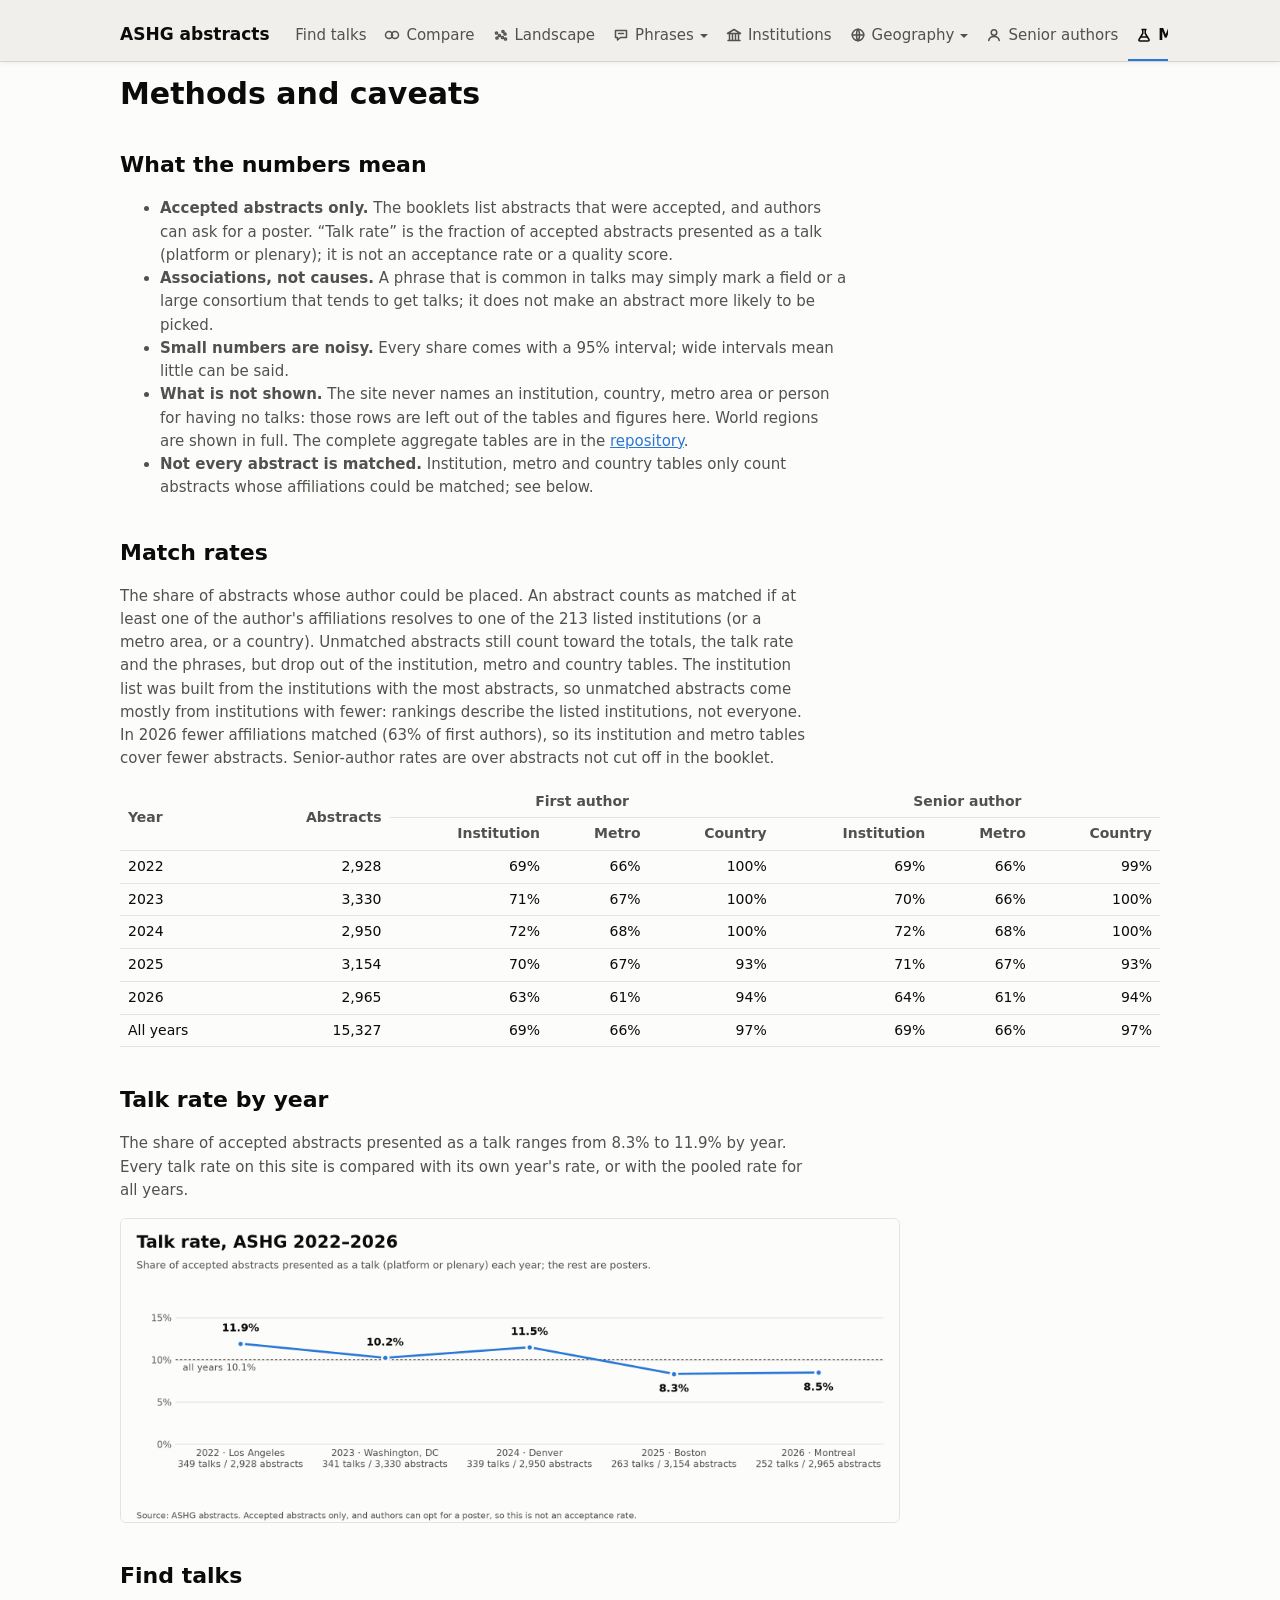
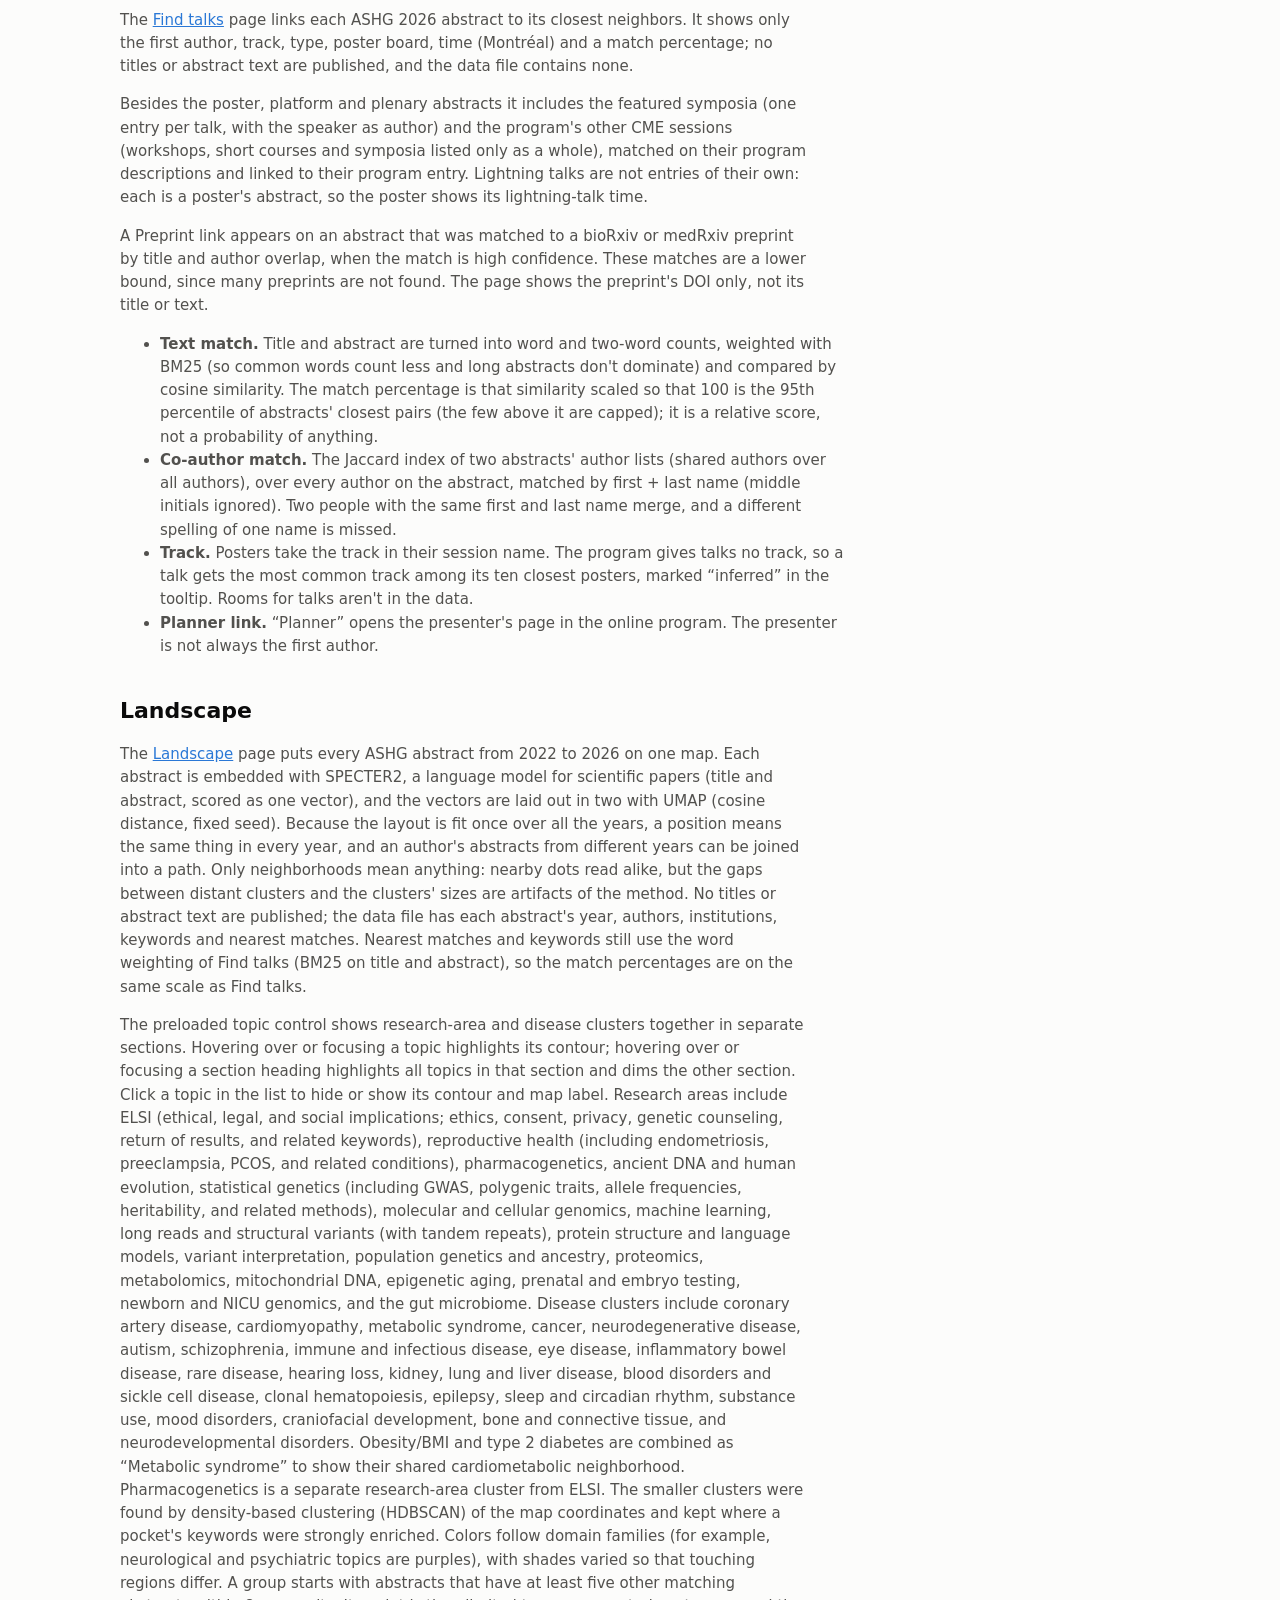
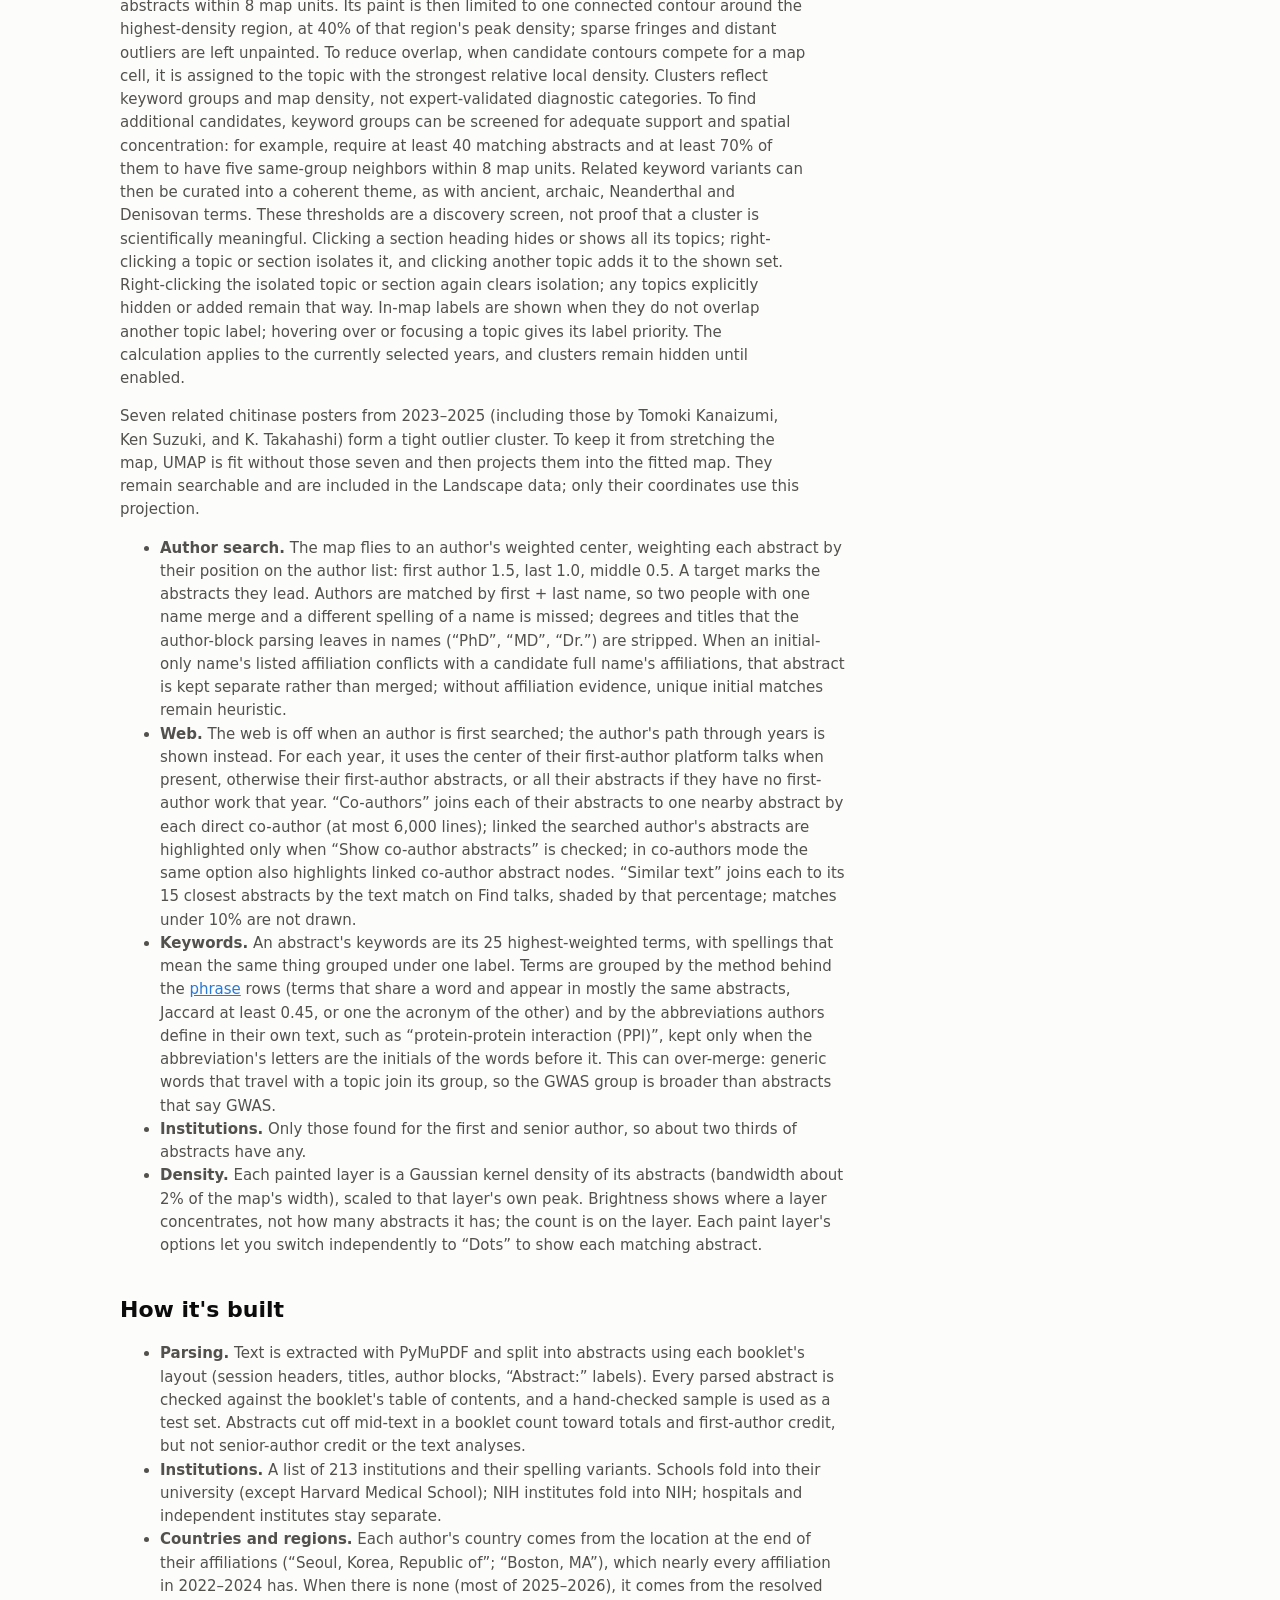
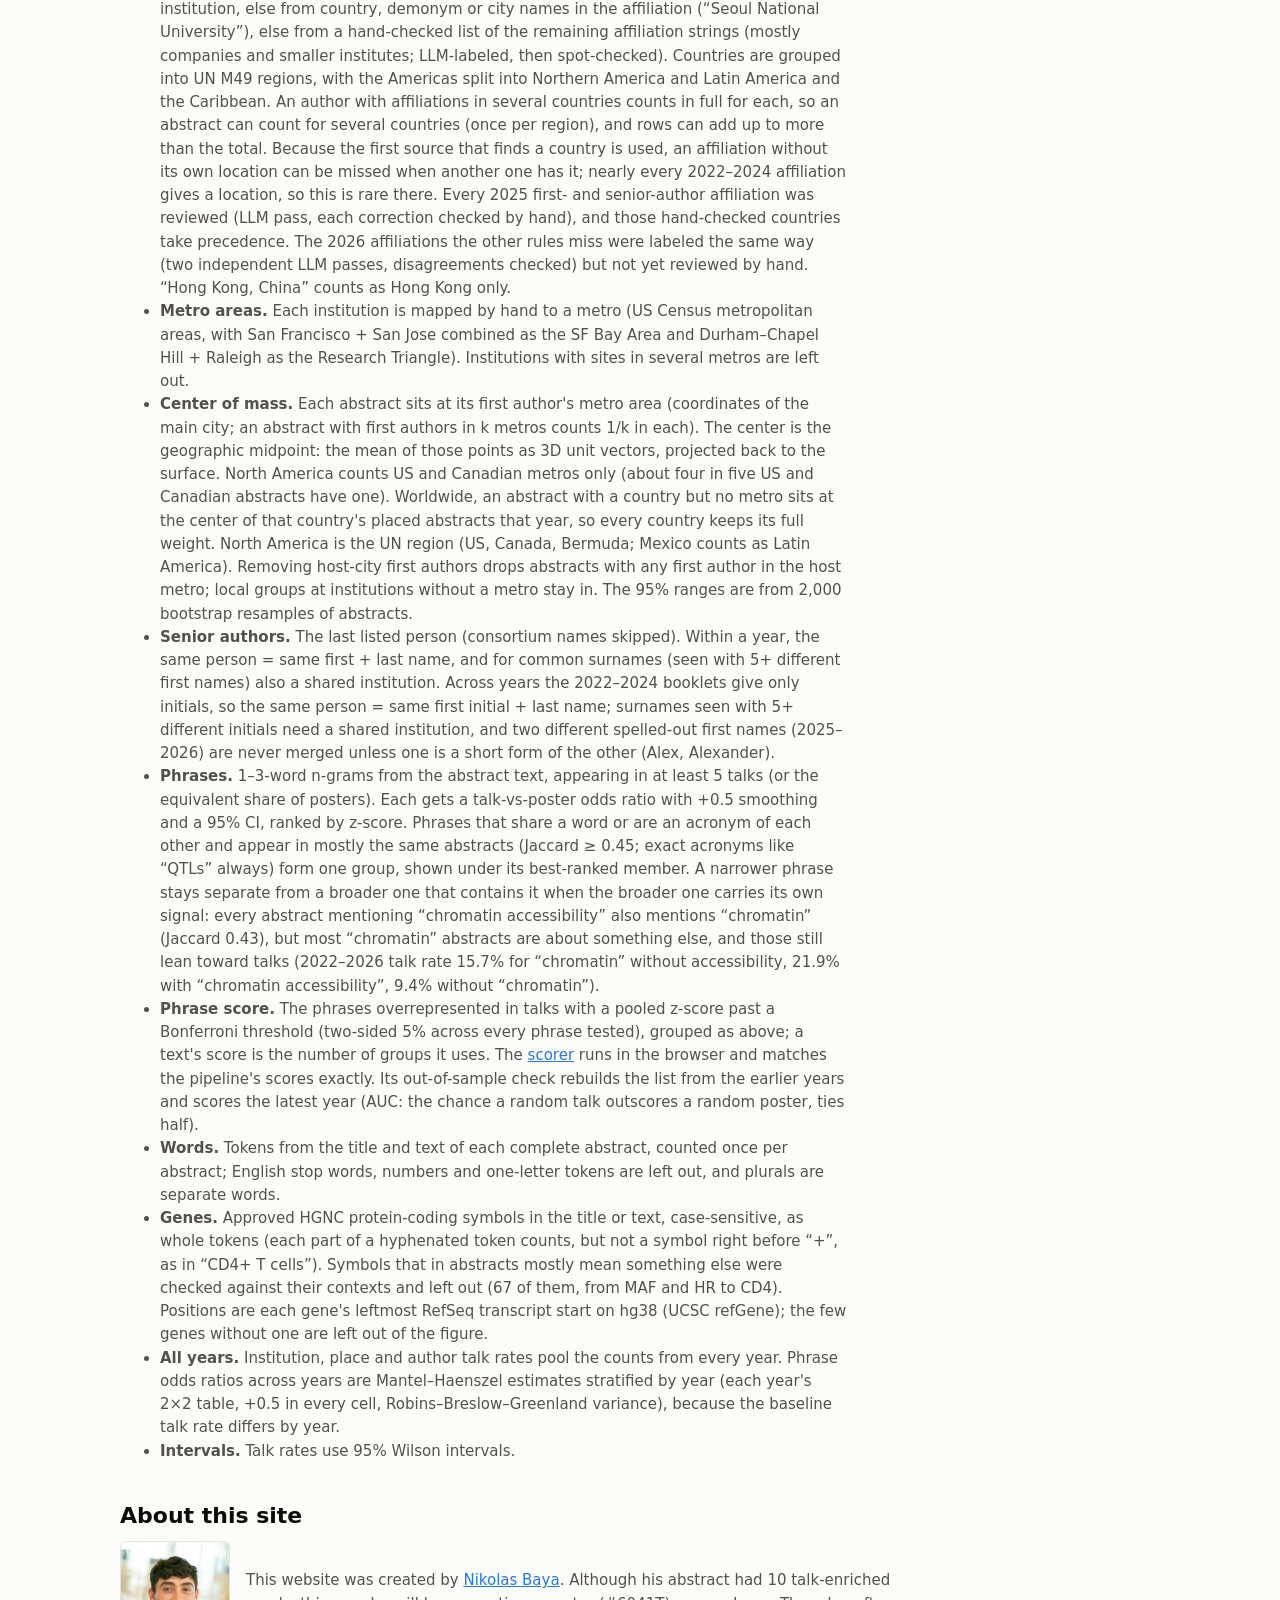
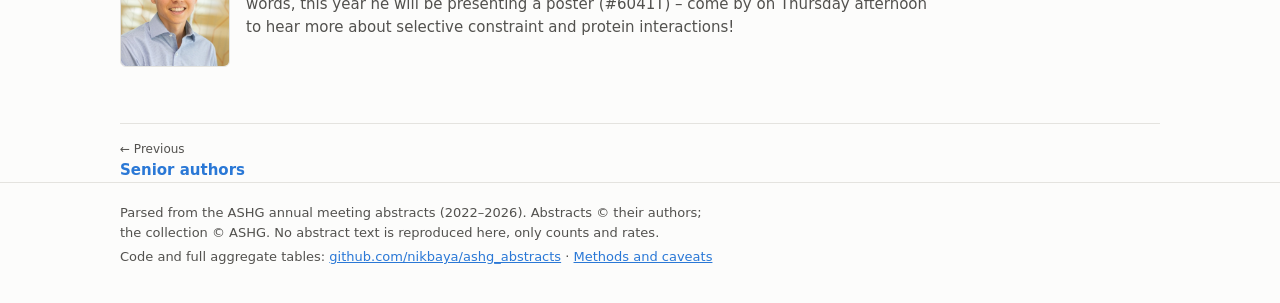
<file: docs/methods.html>
<!doctype html>
<html lang="en">
<head>
<meta charset="utf-8">
<meta name="viewport" content="width=device-width, initial-scale=1">
<meta name="color-scheme" content="light">
<title>Methods and caveats · ASHG abstracts</title>
<meta name="description" content="What the abstracts at the ASHG annual meeting say, 2022–2026: topics and wording over time, and which phrases, institutions and places are over-represented among talks (vs posters).">
<meta property="og:type" content="website">
<meta property="og:title" content="Methods and caveats · ASHG abstracts">
<meta property="og:description" content="Topics, wording and who presents at ASHG, from the published abstracts: what is rising, what is fading, and what leans toward talks over posters.">
<meta property="og:image" content="https://nikbaya.github.io/ashg_abstracts/img/2026_headline.png">
<meta property="og:url" content="https://nikbaya.github.io/ashg_abstracts/methods.html">
<meta name="twitter:card" content="summary_large_image">
<meta name="twitter:image" content="https://nikbaya.github.io/ashg_abstracts/img/2026_headline.png">
<link rel="icon" href="data:image/svg+xml,%3Csvg xmlns='http://www.w3.org/2000/svg' viewBox='0 0 16 16'%3E%3Ccircle cx='5' cy='8' r='4' fill='%232a78d6'/%3E%3Ccircle cx='11' cy='8' r='4' fill='%23e34948' fill-opacity='.85'/%3E%3C/svg%3E">
<link rel="stylesheet" href="assets/site.css?v=5bbae3b6">
</head>
<body>
<header class="site-header"><div class="wrap">
  <a class="brand" href="index.html">ASHG abstracts</a>
  <button type="button" class="nav-toggle" aria-label="Menu" aria-expanded="false" aria-controls="site-nav"><svg viewBox="0 0 20 20" aria-hidden="true"><path d="M3 5.5h14M3 10h14M3 14.5h14"/></svg></button>
  <nav class="site-nav" id="site-nav" aria-label="Sections">
    <div class="nav-item has-menu">
    <a href="index.html"><svg class="nav-icon" viewBox="0 0 16 16" aria-hidden="true"><rect x="2.5" y="2.5" width="4.5" height="4.5" rx="1"/><rect x="9" y="2.5" width="4.5" height="4.5" rx="1"/><rect x="2.5" y="9" width="4.5" height="4.5" rx="1"/><rect x="9" y="9" width="4.5" height="4.5" rx="1"/></svg>Overview<span class="caret" aria-hidden="true"></span></a>
    <div class="nav-menu"><a href="index.html#search">Phrase search</a><a href="index.html#hot">What's hot</a><a href="index.html#talk-leaning">Talk-leaning phrases</a><a href="index.html#wording">Wording</a><a href="index.html#institutions">Institutions</a></div>
    </div>
    <div class="nav-item">
    <a href="similar.html"><svg class="nav-icon" viewBox="0 0 16 16" aria-hidden="true"><circle cx="8" cy="8" r="2"/><circle cx="3" cy="4" r="1.5"/><circle cx="13" cy="5" r="1.5"/><circle cx="11.5" cy="13" r="1.5"/><path d="M6.4 7 4.2 5M10 7.6l1.8-1.6M9 9.8l2 2"/></svg>Find talks</a>
    </div>
    <div class="nav-item">
    <a href="compare.html"><svg class="nav-icon" viewBox="0 0 16 16" aria-hidden="true"><circle cx="5" cy="8" r="3.5"/><circle cx="11" cy="8" r="3.5"/></svg>Compare</a>
    </div>
    <div class="nav-item">
    <a href="landscape.html"><svg class="nav-icon" viewBox="0 0 16 16" aria-hidden="true"><circle cx="4" cy="11" r="1.1"/><circle cx="6.5" cy="8.5" r="1.1"/><circle cx="3.5" cy="6" r="1.1"/><circle cx="10" cy="4.5" r="1.1"/><circle cx="12" cy="7" r="1.1"/><circle cx="9.5" cy="10.5" r="1.1"/><circle cx="12.5" cy="12" r="1.1"/></svg>Landscape</a>
    </div>
    <div class="nav-item has-menu">
    <a href="phrases.html"><svg class="nav-icon" viewBox="0 0 16 16" aria-hidden="true"><path d="M2.5 3.5h11v7h-6l-3 2.5v-2.5h-2z"/><path d="M5.5 6.5h5"/></svg>Phrases<span class="caret" aria-hidden="true"></span></a>
    <div class="nav-menu"><a href="phrases.html#explorer">Search for a phrase</a><a href="phrases.html#by-year">Overrepresented in talks</a><a href="phrases.html#phrase-trends">Phrase trends</a><a href="phrases.html#biobanks">Biobanks</a><a href="phrases.html#shift">What changed</a><a href="phrases.html#sample-size">Sample size</a><a href="phrases.html#words">Words, A to Z</a><a href="phrases.html#words-enriched">Words more common now</a><a href="phrases.html#genes">Genes</a><a href="phrases.html#score">Score your text</a></div>
    </div>
    <div class="nav-item">
    <a href="institutions.html"><svg class="nav-icon" viewBox="0 0 16 16" aria-hidden="true"><path d="M2 13.5h12M3.5 13.5v-7M6.5 13.5v-7M9.5 13.5v-7M12.5 13.5v-7M1.5 6.5 8 2.5l6.5 4z"/></svg>Institutions</a>
    </div>
    <div class="nav-item has-menu">
    <a href="geography.html"><svg class="nav-icon" viewBox="0 0 16 16" aria-hidden="true"><circle cx="8" cy="8" r="5.75"/><path d="M2.25 8h11.5M8 2.25c-2 1.9-2 9.6 0 11.5M8 2.25c2 1.9 2 9.6 0 11.5"/></svg>Geography<span class="caret" aria-hidden="true"></span></a>
    <div class="nav-menu"><a href="geography.html#center">Center of mass</a><a href="geography.html#regions">World regions</a><a href="geography.html#countries">Countries</a><a href="geography.html#metros">Metro areas</a></div>
    </div>
    <div class="nav-item">
    <a href="authors.html"><svg class="nav-icon" viewBox="0 0 16 16" aria-hidden="true"><circle cx="8" cy="5.5" r="2.75"/><path d="M2.75 13.5c.5-2.75 2.6-4 5.25-4s4.75 1.25 5.25 4"/></svg>Senior authors</a>
    </div>
    <div class="nav-item has-menu">
    <a href="methods.html" aria-current="page"><svg class="nav-icon" viewBox="0 0 16 16" aria-hidden="true"><path d="M6 2.5h4M6.75 2.5v4L3 12.5c-.5.9.1 1.5 1 1.5h8c.9 0 1.5-.6 1-1.5L9.25 6.5v-4M4.75 10h6.5"/></svg>Methods<span class="caret" aria-hidden="true"></span></a>
    <div class="nav-menu"><a href="methods.html#similar">Find talks</a><a href="methods.html#landscape">Landscape</a><a href="methods.html#numbers">What the numbers mean</a><a href="methods.html#match-rates">Match rates</a><a href="methods.html#talk-rate">Talk rate by year</a><a href="methods.html#built">How it's built</a><a href="methods.html#about">About this site</a></div>
    </div>
  </nav>
</div></header>
<main class="wrap">
<h1>Methods and caveats</h1>

<h2 id="numbers">What the numbers mean</h2>
<ul>
<li><strong>Accepted abstracts only.</strong> The booklets list abstracts that were accepted, and authors can ask for
a poster. “Talk rate” is the fraction of accepted abstracts presented as a talk (platform or plenary); it is not an
acceptance rate or a quality score.</li>
<li><strong>Associations, not causes.</strong> A phrase that is common in talks may simply mark a field or a large
consortium that tends to get talks; it does not make an abstract more likely to be picked.</li>
<li><strong>Small numbers are noisy.</strong> Every share comes with a 95% interval; wide intervals mean little can be
said.</li>
<li><strong>What is not shown.</strong> The site never names an institution, country, metro area or person for having
no talks: those rows are left out of the tables and figures here. World regions are shown in full. The complete
aggregate tables are in the <a href="https://github.com/nikbaya/ashg_abstracts/tree/main/outputs">repository</a>.</li>
<li><strong>Not every abstract is matched.</strong> Institution, metro and country tables only count abstracts whose
affiliations could be matched; see below.</li>
</ul>

<h2 id="match-rates">Match rates</h2>
<p>The share of abstracts whose author could be placed. An abstract counts as matched if at least one of the author's
affiliations resolves to one of the 213 listed institutions (or a metro area, or a country). Unmatched
abstracts still count toward the totals, the talk rate and the phrases, but drop out of the institution, metro and
country tables. The institution list was built from the institutions with the most abstracts, so unmatched abstracts
come mostly from institutions with fewer: rankings describe the listed institutions, not everyone. In 2026 fewer affiliations
matched (63% of first authors), so its institution and metro
tables cover fewer abstracts. Senior-author rates are over abstracts not cut off in the booklet.</p>
<div class="scroll"><table class="match">
<thead><tr><th class="text" rowspan="2">Year</th><th rowspan="2">Abstracts</th><th colspan="3" class="group">First author</th>
<th colspan="3" class="group">Senior author</th></tr>
<tr><th>Institution</th><th>Metro</th><th>Country</th><th>Institution</th><th>Metro</th><th>Country</th></tr></thead>
<tbody>
<tr><td class="text">2022</td><td>2,928</td>
<td>69%</td><td>66%</td><td>100%</td>
<td>69%</td><td>66%</td><td>99%</td></tr>
<tr><td class="text">2023</td><td>3,330</td>
<td>71%</td><td>67%</td><td>100%</td>
<td>70%</td><td>66%</td><td>100%</td></tr>
<tr><td class="text">2024</td><td>2,950</td>
<td>72%</td><td>68%</td><td>100%</td>
<td>72%</td><td>68%</td><td>100%</td></tr>
<tr><td class="text">2025</td><td>3,154</td>
<td>70%</td><td>67%</td><td>93%</td>
<td>71%</td><td>67%</td><td>93%</td></tr>
<tr><td class="text">2026</td><td>2,965</td>
<td>63%</td><td>61%</td><td>94%</td>
<td>64%</td><td>61%</td><td>94%</td></tr>
<tr class="total"><td class="text">All years</td><td>15,327</td>
<td>69%</td><td>66%</td><td>97%</td>
<td>69%</td><td>66%</td><td>97%</td></tr></tbody></table></div>

<h2 id="talk-rate">Talk rate by year</h2>
<p>The share of accepted abstracts presented as a talk ranges from
8.3% to
11.9% by year. Every talk rate on this site is
compared with its own year's rate, or with the pooled rate for all years.</p>
<figure class="fig"><a href="img/trends_talk_rate.png"><img src="img/trends_talk_rate.png" alt="Talk rate per year: the share of accepted abstracts presented as a talk, with each year's talk and abstract counts and host city." loading="lazy"></a></figure>

<h2 id="similar">Find talks</h2>
<p>The <a href="similar.html">Find talks</a> page links each ASHG 2026 abstract to its closest neighbors. It shows only
the first author, track, type, poster board, time (Montréal) and a match percentage; no titles or abstract text are
published, and the data file contains none.</p>
<p>Besides the poster, platform and plenary abstracts it includes the featured symposia (one entry per talk, with the speaker
as author) and the program's other CME sessions (workshops, short courses and symposia listed only as a whole), matched on
their program descriptions and linked to their program entry. Lightning talks are not entries of their own: each is a poster's
abstract, so the poster shows its lightning-talk time.</p>
<p>A Preprint link appears on an abstract that was matched to a bioRxiv or medRxiv preprint by title and author overlap, when
the match is high confidence. These matches are a lower bound, since many preprints are not found. The page shows the preprint's
DOI only, not its title or text.</p>
<ul>
<li><strong>Text match.</strong> Title and abstract are turned into word and two-word counts, weighted with BM25 (so common
words count less and long abstracts don't dominate) and compared by cosine similarity. The match percentage is that
similarity scaled so that 100 is the 95th percentile of abstracts' closest pairs (the few above it are capped); it is a relative score, not a probability of anything.</li>
<li><strong>Co-author match.</strong> The Jaccard index of two abstracts' author lists (shared authors over all authors),
over every author on the abstract, matched by first + last name (middle initials ignored). Two people with the same
first and last name merge, and a different spelling of one name is missed.</li>
<li><strong>Track.</strong> Posters take the track in their session name. The program gives talks no track, so a talk gets
the most common track among its ten closest posters, marked “inferred” in the tooltip. Rooms for talks aren't in the data.</li>
<li><strong>Planner link.</strong> “Planner” opens the presenter's page in the online program. The presenter is not always the first author.</li>
</ul>

<h2 id="landscape">Landscape</h2>
<p>The <a href="landscape.html">Landscape</a> page puts every ASHG abstract from 2022 to 2026 on one map. Each abstract is embedded
with SPECTER2, a language model for scientific papers (title and abstract, scored as one vector), and the vectors are laid out in
two with UMAP (cosine distance, fixed seed). Because the layout is fit once over all the years, a position means the same thing in
every year, and an author's abstracts from different years can be joined into a path. Only neighborhoods mean anything: nearby
dots read alike, but the gaps between distant clusters and the clusters' sizes are artifacts of the method. No titles or abstract
text are published; the data file has each abstract's year, authors, institutions, keywords and nearest matches. Nearest matches
and keywords still use the word weighting of Find talks (BM25 on title and abstract), so the match percentages are on the same
scale as Find talks.</p>
<p>The preloaded topic control shows research-area and disease clusters together in separate sections. Hovering over or focusing
a topic highlights its contour; hovering over or focusing a section heading highlights all topics in that section and dims the
other section. Click a topic in the list to hide or show its contour and map label. Research areas include ELSI (ethical, legal, and social implications; ethics, consent, privacy, genetic counseling, return of results, and related keywords), reproductive health (including endometriosis, preeclampsia, PCOS, and related conditions), pharmacogenetics, ancient DNA and human evolution,
statistical genetics (including GWAS, polygenic traits, allele frequencies, heritability, and related methods), molecular and cellular genomics, machine learning, long reads and structural variants (with tandem repeats), protein structure and language models, variant interpretation, population genetics and ancestry, proteomics, metabolomics, mitochondrial DNA, epigenetic aging, prenatal and embryo testing, newborn and NICU genomics, and the gut microbiome. Disease clusters include coronary artery disease, cardiomyopathy, metabolic syndrome,
cancer, neurodegenerative disease, autism, schizophrenia, immune and infectious disease, eye disease,
inflammatory bowel disease, rare disease, hearing loss, kidney, lung and liver disease, blood disorders and sickle cell disease, clonal hematopoiesis, epilepsy, sleep and circadian rhythm, substance use, mood disorders, craniofacial development, bone and connective tissue, and neurodevelopmental disorders.
Obesity/BMI and type 2 diabetes are combined as “Metabolic syndrome” to show their shared cardiometabolic neighborhood.
Pharmacogenetics is a separate research-area cluster from ELSI. The smaller clusters were found by density-based clustering
(HDBSCAN) of the map coordinates and kept where a pocket's keywords were strongly enriched. Colors follow domain families
(for example, neurological and psychiatric topics are purples), with shades varied so that touching regions differ.
A group starts with abstracts
that have at least five other matching abstracts within 8 map units. Its paint is then limited to one connected contour around
the highest-density region, at 40% of that region's peak density; sparse fringes and distant outliers are left unpainted. To
reduce overlap, when candidate contours compete for a map cell, it is assigned to the topic with the strongest relative local
density. Clusters reflect keyword groups and map density, not expert-validated diagnostic categories. To find additional
candidates, keyword groups can be screened for adequate support and spatial concentration: for example, require at least 40
matching abstracts and at least 70% of them to have five same-group neighbors within 8 map units. Related keyword variants can
then be curated into a coherent theme, as with ancient, archaic, Neanderthal and Denisovan terms. These thresholds are a discovery
screen, not proof that a cluster is scientifically meaningful. Clicking a section heading hides or shows all its topics; right-clicking a topic or section isolates it, and clicking another topic adds it to the shown set. Right-clicking the isolated topic or section again clears isolation; any topics explicitly hidden or added remain that way. In-map labels are shown when they do not overlap another topic label; hovering over or focusing a topic gives its label priority. The calculation applies to the currently selected years, and clusters remain hidden until enabled.</p>
<p>Seven related chitinase posters from 2023–2025 (including those by Tomoki Kanaizumi, Ken Suzuki, and K. Takahashi) form a
tight outlier cluster. To keep it from stretching the map, UMAP is fit without those seven and then projects them into the
fitted map. They remain searchable and are included in the Landscape data; only their coordinates use this projection.</p>
<ul>
<li><strong>Author search.</strong> The map flies to an author's weighted center, weighting each abstract by their position on the
author list: first author 1.5, last 1.0, middle 0.5. A target marks the abstracts they lead. Authors are matched by first + last
name, so two people with one name merge and a different spelling of a name is missed; degrees and titles that the author-block
parsing leaves in names (“PhD”, “MD”, “Dr.”) are stripped. When an initial-only name's listed affiliation conflicts with
a candidate full name's affiliations, that abstract is kept separate rather than merged; without affiliation evidence,
unique initial matches remain heuristic.</li>
<li><strong>Web.</strong> The web is off when an author is first searched; the author's path through years is shown instead. For each year, it uses the center of their first-author platform talks when present, otherwise their first-author abstracts, or all their abstracts if they have no first-author work that year.
“Co-authors” joins each of their abstracts to one nearby abstract by each direct co-author (at most 6,000 lines); linked
the searched author's abstracts are highlighted only when “Show co-author abstracts” is checked; in co-authors mode
the same option also highlights linked co-author abstract nodes. “Similar text”
joins each to its 15 closest abstracts by the text match on Find talks, shaded by that percentage; matches under 10% are not drawn.</li>
<li><strong>Keywords.</strong> An abstract's keywords are its 25 highest-weighted terms, with spellings that mean the same thing
grouped under one label. Terms are grouped by the method behind the <a href="phrases.html">phrase</a> rows (terms that share a word
and appear in mostly the same abstracts, Jaccard at least 0.45, or one the acronym of the other) and by the abbreviations authors
define in their own text, such as “protein-protein interaction (PPI)”, kept only when the abbreviation's letters are the
initials of the words before it. This can over-merge: generic words that travel with a topic join its group, so the GWAS
group is broader than abstracts that say GWAS.</li>
<li><strong>Institutions.</strong> Only those found for the first and senior author, so about two thirds of abstracts have any.</li>
<li><strong>Density.</strong> Each painted layer is a Gaussian kernel density of its abstracts (bandwidth about 2% of the map's
width), scaled to that layer's own peak. Brightness shows where a layer concentrates, not how many abstracts it has; the count
is on the layer. Each paint layer's options let you switch independently to “Dots” to show each matching abstract.</li>
</ul>

<h2 id="built">How it's built</h2>
<ul>
<li><strong>Parsing.</strong> Text is extracted with PyMuPDF and split into abstracts using each booklet's layout
(session headers, titles, author blocks, “Abstract:” labels). Every parsed abstract is checked against the booklet's
table of contents, and a hand-checked sample is used as a test set. Abstracts cut off mid-text in a booklet count
toward totals and first-author credit, but not senior-author credit or the text analyses.</li>
<li><strong>Institutions.</strong> A list of 213 institutions and their spelling variants.
Schools fold into their university (except Harvard Medical School); NIH institutes fold into NIH; hospitals and
independent institutes stay separate.</li>
<li><strong>Countries and regions.</strong> Each author's country comes from the location at the end of their
affiliations (“Seoul, Korea, Republic of”; “Boston, MA”), which nearly every affiliation in 2022–2024 has. When
there is none (most of 2025–2026), it comes from the resolved institution, else from country, demonym or city names in the
affiliation (“Seoul National University”), else from a hand-checked list of the remaining affiliation strings
(mostly companies and smaller institutes; LLM-labeled, then spot-checked). Countries are grouped into UN M49 regions, with the Americas split into
Northern America and Latin America and the Caribbean. An author with affiliations in several countries counts in full
for each, so an abstract can count for several countries (once per region), and rows can add up to more than the total.
Because the first source that finds a country is used, an affiliation without its own location can be missed when
another one has it; nearly every 2022–2024 affiliation gives a location, so this is rare there. Every 2025 first- and
senior-author affiliation was reviewed (LLM pass, each correction checked by hand), and those hand-checked countries
take precedence. The 2026 affiliations the other rules miss were labeled the same way (two independent LLM passes,
disagreements checked) but not yet reviewed by hand. “Hong Kong, China” counts as Hong Kong only.</li>
<li><strong>Metro areas.</strong> Each institution is mapped by hand to a metro (US Census metropolitan areas, with
San Francisco + San Jose combined as the SF Bay Area and Durham–Chapel Hill + Raleigh as the Research Triangle).
Institutions with sites in several metros are left out.</li>
<li><strong>Center of mass.</strong> Each abstract sits at its first author's metro area (coordinates of the main
city; an abstract with first authors in k metros counts 1/k in each). The center is the geographic midpoint: the mean
of those points as 3D unit vectors, projected back to the surface. North America counts US and Canadian metros only
(about four in five US and Canadian abstracts have one). Worldwide, an abstract with a country but no metro sits at the
center of that country's placed abstracts that year, so every country keeps its full weight. North America is the UN
region (US, Canada, Bermuda; Mexico counts as Latin America). Removing host-city first authors drops abstracts with
any first author in the host metro; local groups at institutions without a metro stay in. The 95% ranges are from
2,000 bootstrap resamples of abstracts.</li>
<li><strong>Senior authors.</strong> The last listed person (consortium names skipped). Within a year, the same
person = same first + last name, and for common surnames (seen with 5+ different first names) also a shared
institution. Across years the 2022–2024 booklets give only initials, so the same person = same first initial + last
name; surnames seen with 5+ different initials need a shared institution, and two different spelled-out first names
(2025–2026) are never merged unless one is a short form of the other (Alex, Alexander).</li>
<li><strong>Phrases.</strong> 1–3-word n-grams from the abstract text, appearing in at least 5 talks (or the
equivalent share of posters). Each gets a talk-vs-poster odds ratio with +0.5 smoothing and a 95% CI, ranked by
z-score. Phrases that share a word or are an acronym of each other and appear in mostly the same abstracts (Jaccard
≥ 0.45; exact acronyms like “QTLs” always) form one group, shown under its best-ranked member. A narrower phrase
stays separate from a broader one that contains it when the broader one carries its own signal: every abstract
mentioning “chromatin accessibility” also mentions “chromatin” (Jaccard 0.43), but most “chromatin” abstracts are
about something else, and those still lean toward talks (2022–2026 talk rate 15.7%
for “chromatin” without accessibility, 21.9% with “chromatin accessibility”, 9.4% without “chromatin”).</li>
<li><strong>Phrase score.</strong> The phrases overrepresented in talks with a pooled z-score past a Bonferroni
threshold (two-sided 5% across every phrase tested), grouped as above; a text's score is the number of groups it
uses. The <a href="phrases.html#score">scorer</a> runs in the browser and matches the pipeline's scores exactly. Its
out-of-sample check rebuilds the list from the earlier years and scores the latest year (AUC: the chance a random
talk outscores a random poster, ties half).</li>
<li><strong>Words.</strong> Tokens from the title and text of each complete abstract, counted once per abstract;
English stop words, numbers and one-letter tokens are left out, and plurals are separate words.</li>
<li><strong>Genes.</strong> Approved HGNC protein-coding symbols in the title or text, case-sensitive, as whole
tokens (each part of a hyphenated token counts, but not a symbol right before “+”, as in “CD4+ T cells”). Symbols that
in abstracts mostly mean something else were checked against their contexts and left out (67 of them, from MAF and HR
to CD4). Positions are each gene's leftmost RefSeq transcript start on hg38 (UCSC refGene); the few genes without
one are left out of the figure.</li>
<li><strong>All years.</strong> Institution, place and author talk rates pool the counts from every year. Phrase
odds ratios across years are Mantel–Haenszel estimates stratified by year (each year's 2×2 table, +0.5 in every
cell, Robins–Breslow–Greenland variance), because the baseline talk rate differs by year.</li>
<li><strong>Intervals.</strong> Talk rates use 95% Wilson intervals.</li>
</ul>
<h2 id="about">About this site</h2>
<div class="about">
<img src="img/nikolas_baya.jpg" alt="Headshot of Nikolas Baya" width="110" height="126">
<p>This website was created by <a href="https://www.linkedin.com/in/nikolas-baya/">Nikolas Baya</a>. Although his abstract had 10 talk-enriched words, this year he will be
presenting a poster (#6041T) – come by on Thursday afternoon to hear more about selective constraint and protein interactions!</p>
</div>
<nav class="pager" aria-label="Previous and next page">
<a class="prev" href="authors.html"><span>← Previous</span>Senior authors</a></nav>
</main>
<footer><div class="wrap">
  <p>Parsed from the ASHG annual meeting abstracts (2022–2026). Abstracts © their authors; the collection © ASHG. No abstract text is reproduced here, only counts and rates.</p>
  <p>Code and full aggregate tables: <a href="https://github.com/nikbaya/ashg_abstracts">github.com/nikbaya/ashg_abstracts</a> · <a href="methods.html">Methods and caveats</a></p>
</div></footer>
<script src="assets/site.js?v=5bbae3b6"></script>
<script data-goatcounter="https://ashg-abstracts.goatcounter.com/count" async src="//gc.zgo.at/count.js"></script>
</body>
</html>
</file>
<file: docs/assets/site.css>
:root {
  color-scheme: light;
  --surface-1: #fcfcfb; --surface-2: #f0efec; --rule: #e4e3df;
  --text-primary: #0b0b0b; --text-secondary: #52514e;
  --talk: #2a78d6; --poster: #e34948;
}
* { box-sizing: border-box; }
body { margin: 0; background: var(--surface-1); color: var(--text-primary);
  font: 15px/1.55 system-ui, -apple-system, "Segoe UI", sans-serif; }
a { color: var(--talk); }
.wrap { max-width: 1080px; margin: 0 auto; padding: 0 20px; }
[hidden] { display: none !important; }

/* header + nav */
.site-header { position: sticky; top: 0; z-index: 10; background: var(--surface-2); border-bottom: 1px solid #d6d4cf;
  box-shadow: 0 1px 6px rgb(0 0 0 / 0.07); }
.site-header .wrap { display: flex; flex-wrap: nowrap; align-items: baseline; gap: 4px 28px; padding-top: 14px; }
.brand { flex: none; font-weight: 700; font-size: 17px; color: var(--text-primary); text-decoration: none; white-space: nowrap; }
.brand span { font-weight: 400; color: var(--text-secondary); }
.site-nav { display: flex; flex-wrap: nowrap; flex: 1; gap: 2px; margin: 0 -8px; min-width: 0; overflow-x: auto; scrollbar-width: thin; }
.nav-item { flex: none; }
.nav-item { position: relative; }
.site-nav > .nav-item > a { display: block; padding: 10px 8px 12px; color: var(--text-secondary); text-decoration: none; white-space: nowrap;
  border-bottom: 2px solid transparent; }
.nav-icon { width: 16px; height: 16px; margin-right: 6px; vertical-align: -3px; fill: none; stroke: currentColor;
  stroke-width: 1.5; stroke-linecap: round; stroke-linejoin: round; }
.caret { display: inline-block; margin-left: 6px; border: 4px solid transparent; border-top-color: currentColor; border-bottom: 0; vertical-align: 2px; }
.nav-menu { display: none; position: fixed; /* placed by site.js, since the scrolling nav would clip it */ z-index: 20; min-width: 200px; padding: 6px 0;
  background: var(--surface-1); border: 1px solid #d6d4cf; border-radius: 0 0 8px 8px; box-shadow: 0 6px 16px rgb(0 0 0 / 0.12); }
.nav-item:hover .nav-menu, .nav-item:focus-within .nav-menu { display: block; }
.nav-menu a { display: block; padding: 6px 14px; color: var(--text-secondary); text-decoration: none; white-space: nowrap; }
.site-nav .nav-menu a:hover { background: var(--surface-2); color: var(--text-primary); }
.site-nav a:hover { color: var(--text-primary); }
.site-nav a[aria-current="page"] { color: var(--text-primary); font-weight: 600; border-bottom-color: var(--talk); }

main { padding-top: 28px; padding-bottom: 48px; }
h1 { font-size: 30px; line-height: 1.2; margin: 14px 0 18px; }
h2 { font-size: 22px; margin: 36px 0 8px; }
h3 { font-size: 17px; margin: 28px 0 6px; }
p, li { color: var(--text-secondary); max-width: 72ch; }
.lede { font-size: 17px; }
.caveat { background: var(--surface-2); border-radius: 8px; padding: 12px 16px; max-width: none; }

/* page toolbar: year switcher and toggles, sticky while scrolling */
.toolbar { position: sticky; top: var(--header-h, 58px); z-index: 5; display: flex; flex-wrap: wrap; gap: 10px 22px; align-items: center;
  padding: 10px 0; margin: 12px 0 4px; background: var(--surface-1); border-bottom: 1px solid var(--rule); }
.toolbar label, .toolbar .lbl { font-size: 13px; color: var(--text-secondary); }
.seg { display: inline-flex; gap: 4px; vertical-align: middle; }
.seg button, .filters select, .toolbar input, .toolbar select { font: inherit; font-size: 14px; color: var(--text-primary);
  background: var(--surface-1); border: 1px solid var(--rule); border-radius: 6px; padding: 4px 10px; }
.seg button { cursor: pointer; }
.seg button:hover { border-color: var(--text-secondary); }
.seg button[aria-pressed="true"] { background: var(--surface-2); border-color: var(--text-secondary); font-weight: 600; }
.toolbar input { width: 15em; }
.toolbar input[type=checkbox] { width: auto; }
.toolbar .checks { display: flex; flex-wrap: wrap; gap: 6px 14px; }
.toolbar .checks label { flex: 0 0 auto; }

/* figures */
figure.fig { margin: 16px 0 24px; }
figure.fig img { display: block; width: 100%; max-width: 780px; height: auto; border-radius: 6px; border: 1px solid var(--rule); }
figure.fig figcaption { font-size: 13px; color: var(--text-secondary); margin-top: 6px; }

/* tables */
.cols { display: grid; grid-template-columns: minmax(0, 1fr) minmax(0, 1fr); gap: 28px; }
@media (max-width: 760px) { .cols { grid-template-columns: minmax(0, 1fr); } }
.scroll { overflow-x: auto; }
.scroll:has(#we-table) { max-height: 420px; overflow-y: auto; }
#we-table thead th { position: sticky; top: 0; background: var(--surface-1); }
table { border-collapse: collapse; width: 100%; font-variant-numeric: tabular-nums; font-size: 14px; }
th, td { padding: 5px 8px; border-bottom: 1px solid var(--rule); text-align: right; }
td:not(.text) { white-space: nowrap; }
th.text, td.text { text-align: left; }
th { cursor: pointer; user-select: none; color: var(--text-secondary); font-weight: 600; white-space: nowrap;
  position: sticky; top: 0; background: var(--surface-1); }
th[aria-sort="ascending"]::after { content: " ↑"; }
th[aria-sort="descending"]::after { content: " ↓"; }
tbody tr:hover { background: var(--surface-2); }
.table-title { margin: 0 0 6px; color: var(--text-primary); font-weight: 600; }
.key { display: inline-block; width: 10px; height: 10px; border-radius: 50%; margin-right: 6px; }
.empty { font-size: 14px; }

/* prev / next */
.pager { display: flex; justify-content: space-between; gap: 16px; margin-top: 56px; padding-top: 16px; border-top: 1px solid var(--rule); }
.pager a { text-decoration: none; display: flex; flex-direction: column; font-weight: 600; }
.pager a span { font-size: 12px; font-weight: 400; color: var(--text-secondary); }
.pager .next { margin-left: auto; text-align: right; }

footer { border-top: 1px solid var(--rule); font-size: 13px; color: var(--text-secondary); }
footer .wrap { padding-top: 16px; padding-bottom: 32px; }
footer p { margin: 4px 0; }

/* phrase explorer */
.filters { display: flex; flex-wrap: wrap; gap: 12px 20px; align-items: center; margin: 12px 0; }
.legend { display: flex; gap: 16px; font-size: 13px; color: var(--text-secondary); margin: 4px 0 8px; }
.legend i { display: inline-block; width: 12px; height: 10px; border-radius: 2px; margin-right: 6px; vertical-align: -1px; }
.bars { gap: 32px; }
.bars h4 { margin: 8px 0 6px; font-size: 14px; }
.explorer { margin: 8px 0 48px; }
.explorer.in-vignette { margin-bottom: 8px; }
.explorer.in-vignette h2 { display: flex; align-items: baseline; gap: 10px; margin-top: 20px; }
/* fixed value column: an auto one sizes per row, so equal totals got different bar widths */
.bar-row { display: grid; grid-template-columns: minmax(0, 15em) 1fr 9em; gap: 8px; align-items: center;
  padding: 3px 4px; border-radius: 4px; font-size: 13px; cursor: default; }
.bar-row:hover, .bar-row:focus-visible { background: var(--surface-2); outline: none; }
.bar-row .name { overflow: hidden; text-overflow: ellipsis; white-space: nowrap; color: var(--text-primary); }
.bar-row .track { display: flex; gap: 2px; height: 12px; }
.bar-row .seg-talk { background: var(--talk); }
.bar-row .seg-poster { background: var(--poster); }
/* forest plot (ratio mode): dot + 95% CI line per row on a log scale, dashed 1× line through every row */
.bar-row .cell { position: relative; min-height: 12px; }
.bar-row .ref { position: absolute; top: -6px; bottom: -6px; border-left: 1px dashed var(--text-secondary); }
.bar-row .ci { position: absolute; top: calc(50% - 3px); height: 6px; box-sizing: border-box;
  border-left: 1.5px solid var(--text-primary); border-right: 1.5px solid var(--text-primary);
  background: linear-gradient(var(--text-primary), var(--text-primary)) center / 100% 1.5px no-repeat; }
.bar-row .pt { position: absolute; top: calc(50% - 5.5px); width: 11px; height: 11px; margin-left: -5.5px;
  box-sizing: border-box; border-radius: 50%; background: var(--text-primary); border: 2px solid var(--surface-1); }
.bar-row:hover .pt, .bar-row:focus-visible .pt { border-color: var(--surface-2); }
.bar-row.axis { cursor: default; padding-top: 0; }
.bar-row.axis:hover { background: none; }
.bar-row .tick { position: absolute; top: 0; transform: translateX(-50%); font-size: 11px; color: var(--text-secondary);
  font-variant-numeric: tabular-nums; }
#drv-chart .ci { stroke: var(--text-primary); stroke-width: 1.5; opacity: 0.45; }
.bar-row .track > span:first-child { border-radius: 4px 0 0 4px; }
.bar-row .track > span:last-child { border-radius: 0 4px 4px 0; }
.bar-row .track > span:only-child { border-radius: 4px; }
.bar-row .val { color: var(--text-secondary); font-variant-numeric: tabular-nums; white-space: nowrap; }
.tip { position: fixed; z-index: 10; pointer-events: none; background: var(--surface-1); color: var(--text-secondary);
  border: 1px solid var(--rule); border-radius: 6px; padding: 8px 10px; font-size: 13px; max-width: 280px;
  box-shadow: 0 2px 8px rgb(0 0 0 / 0.12); }
.tip strong { color: var(--text-primary); font-size: 14px; }
.tip .k { display: inline-block; width: 12px; height: 2px; margin-right: 6px; vertical-align: 3px; }

/* additions: phrase groups, in-page contents */
.related { display: block; font-size: 12px; color: var(--text-secondary); white-space: normal; }
h2 .sub { font-weight: 400; color: var(--text-secondary); }
.toc { display: flex; flex-wrap: wrap; gap: 6px 18px; font-size: 14px; margin: 4px 0 8px; }
.toc a { text-decoration: none; }
.toc a:hover { text-decoration: underline; }
.search-jump { margin: 8px 0 20px; }
.search-jump a { display: inline-flex; align-items: center; gap: 10px; min-width: min(100%, 360px); padding: 10px 18px;
  font-size: 16px; font-weight: 600; color: var(--text-primary); text-decoration: none; background: var(--surface-1);
  border: 1px solid var(--rule); border-radius: 999px; box-shadow: 0 1px 4px rgb(0 0 0 / 0.08);
  transition: border-color 0.15s, box-shadow 0.15s; }
.search-jump a:hover, .search-jump a:focus-visible { border-color: var(--talk); box-shadow: 0 2px 8px rgb(42 120 214 / 0.2); }
.search-jump .nav-icon { width: 18px; height: 18px; margin: 0; vertical-align: 0; color: var(--talk); stroke-width: 1.8; }
.search-jump .go { margin-left: auto; font-weight: 400; color: var(--text-secondary); }
h2[id], h3[id], .explorer, .vignette[id] { scroll-margin-top: 130px; }  /* clear the sticky header and toolbar */
@media (max-width: 600px) {
  h1 { font-size: 24px; }
  .toolbar input { width: 100%; }
  .toolbar label { flex: 1 1 100%; display: flex; gap: 8px; align-items: center; }
}

/* overview: collapsible tables, phrase lookup chart */
details.table { margin: 4px 0 20px; }
details.table > summary { cursor: pointer; color: var(--talk); font-size: 14px; margin-bottom: 8px; }
.drv-trend { display: flex; flex-wrap: wrap; gap: 8px 24px; align-items: center; margin: 4px 0 8px; }
.drv-trend svg { width: 360px; max-width: 100%; height: auto; }
.drv-trend > div { flex: 1 1 220px; }
.drv-trend p { margin: 0 0 6px; }
#drv-chart .grid { stroke: var(--rule); }
#drv-chart .axis { fill: var(--text-secondary); font-size: 11px; }
#drv-chart .line { fill: none; stroke-width: 2; }
#drv-chart .line.talk { stroke: var(--talk); }
#drv-chart .line.poster { stroke: var(--poster); }
#drv-chart .dot { stroke: var(--surface-1); stroke-width: 2; }
#drv-chart .dot.talk { fill: var(--talk); }
#drv-chart .dot.poster { fill: var(--poster); }
#drv-chart .line.ratio { stroke: var(--text-primary); }
#drv-chart .end { font-size: 12px; font-weight: 600; }
#drv-chart .end.talk { fill: var(--talk); }
#drv-chart .end.poster { fill: var(--poster); }
#drv-chart .dot.ratio { fill: var(--text-primary); }
#drv-chart .ref { stroke: var(--text-secondary); stroke-dasharray: 3 3; }
.filters input { font: inherit; font-size: 14px; color: var(--text-primary); background: var(--surface-1);
  border: 1px solid var(--rule); border-radius: 6px; padding: 4px 10px; }
.sg-wrap { position: relative; display: inline-block; }
#drv-suggest { position: absolute; top: calc(100% + 4px); left: 0; z-index: 5; min-width: 100%; width: max-content; max-width: 340px;
  margin: 0; padding: 4px; list-style: none; background: var(--surface-1); border: 1px solid var(--rule);
  border-radius: 8px; box-shadow: 0 4px 16px rgb(0 0 0 / 0.1); font-size: 14px; }
#drv-suggest li { padding: 5px 10px; border-radius: 5px; cursor: pointer; }
#drv-suggest li[aria-selected="true"], #drv-suggest li:hover { background: var(--surface-2); }
#drv-suggest b { font-weight: 600; }
.filters .lbl { font-size: 13px; color: var(--text-secondary); }

/* center-of-mass map (geography page) */
.com-map { display: block; width: 100%; max-width: 780px; height: auto; border: 1px solid var(--rule); border-radius: 6px;
  margin-top: 4px; }
.com-map .water { fill: var(--surface-1); }
.com-map .land { fill: var(--surface-2); }
.com-map .land.outlined, .com-map .border { stroke: var(--rule); stroke-width: 1; stroke-linejoin: round; }
.com-map .border { fill: none; }
.com-map circle.place { fill: var(--text-secondary); }
.com-map text.place { fill: var(--text-secondary); font-size: 11px; }
.com-map text.sea { fill: var(--text-secondary); font-size: 11px; font-style: italic; }
.com-map { --com: var(--text-primary); }
.com-map[data-group="talks"] { --com: var(--talk); }
.com-map .path { fill: none; stroke: var(--com); stroke-width: 1.5; opacity: 0.45; }
.com-map .pull { stroke: var(--com); stroke-width: 1; stroke-dasharray: 2 2; opacity: 0.6; }
.com-map .ghost { fill: none; stroke: var(--com); stroke-width: 1.5; opacity: 0.6; }
.com-map .pt { transition: transform .45s ease; outline: none; }
.com-map .pt .hit { fill: transparent; }
.com-map .pt .dot { fill: var(--com); stroke: var(--surface-1); stroke-width: 2; }
.com-map .pt:hover .dot, .com-map .pt:focus-visible .dot { stroke: var(--text-primary); }
.com-map .pt .yr { fill: var(--text-primary); font-size: 12px; font-weight: 700; paint-order: stroke;
  stroke: var(--surface-2); stroke-width: 3px; stroke-linejoin: round; }
@media (prefers-reduced-motion: reduce) { .com-map .pt { transition: none; } }
.com-key { display: inline-block; width: 11px !important; height: 11px !important; border-radius: 50% !important;
  margin-right: 6px; vertical-align: -1px; }
.com-key.dot { background: var(--text-primary); }
.com-key.ghost { border: 1.5px solid var(--text-primary); }
.com .seg button:disabled { opacity: 0.45; cursor: not-allowed; }
#com-note { font-size: 14px; }
.com[data-group="talks"] .com-key.dot { background: var(--talk); }
.com[data-group="talks"] .com-key.ghost { border-color: var(--talk); }

/* overview vignettes */
.vignette { border-top: 1px solid var(--rule); margin-top: 36px; padding-top: 4px; }
.vignette h2 { display: flex; align-items: baseline; gap: 10px; margin-top: 20px; }
.vignette h2 .num { display: inline-grid; place-items: center; flex: none; width: 26px; height: 26px; border-radius: 50%;
  background: var(--surface-2); color: var(--text-secondary); font-size: 14px; font-weight: 700; }
.vignette .lead { font-size: 16px; color: var(--text-primary); }
.vignette .more-link { font-weight: 600; }
.vignette .more-link a { text-decoration: none; }
.vignette .more-link a:hover { text-decoration: underline; }
.table-note { font-size: 13px; margin-top: 4px; }
.hl-table { width: auto; min-width: min(100%, 560px); }
.hl-table td, .hl-table th { font-variant-numeric: tabular-nums; }
.hl-table .spark-col { padding-top: 2px; padding-bottom: 2px; }.spark { display: block; }
.spark polyline { fill: none; stroke: var(--text-primary); stroke-width: 1.5; stroke-linejoin: round; stroke-linecap: round; }
.spark circle { fill: var(--text-primary); }
.spark.pair polyline.talk { stroke: var(--talk); }
.spark.pair polyline.poster { stroke: var(--poster); }
.spark.pair circle.talk { fill: var(--talk); }
.spark.pair circle.poster { fill: var(--poster); }
.rates .rate { display: flex; align-items: center; gap: 10px; }
.rates .track { position: relative; width: 220px; height: 12px; flex: none; }
.rates .ci { position: absolute; top: 5px; height: 2px; background: var(--talk); border-radius: 1px; }
.rates .pt { position: absolute; top: 0; width: 12px; height: 12px; margin-left: -6px; border-radius: 50%;
  background: var(--talk); border: 2px solid var(--surface-1); box-sizing: border-box; }
.rates .base { position: absolute; top: -3px; bottom: -3px; border-left: 1px dashed var(--text-secondary); }
.rates .val { min-width: 3.5em; text-align: right; }
@media (max-width: 600px) { .rates .track { width: 110px; } }
table.match th.group { text-align: center; border-bottom: 1px solid var(--rule); }

/* what's hot (overview): steps scroll past a sticky chart; up to three colored topics per step (not talk/poster blue/red) */
.story { --hl-1: #eb6834; --hl-2: #1baf7a; --hl-3: #6250d6; display: grid; grid-template-columns: minmax(0, 2fr) minmax(0, 3fr);
  gap: 0 40px; margin: 8px 0 12px; }
.story .hl-1 { --c: var(--hl-1); } .story .hl-2 { --c: var(--hl-2); } .story .hl-3 { --c: var(--hl-3); }
.story-chart { --h: min(420px, calc(100vh - var(--header-h, 58px) - 80px)); grid-column: 2; grid-row: 1; position: sticky;
  top: calc(var(--header-h, 58px) + (100vh - var(--header-h, 58px) - var(--h)) / 2); align-self: start; height: var(--h); }
.story-chart svg { display: block; overflow: visible; touch-action: pan-y; }
.story-steps { grid-column: 1; grid-row: 1; padding: 8vh 0 24vh; }
.story-step { margin-bottom: 40vh; }
.story-step:last-child { margin-bottom: 0; }
.story-step h3 { margin: 0 0 6px; }
.story-step p { margin: 0; }
.story.live .story-step { opacity: 0.3; transition: opacity .3s; }
.story.live .story-step.active { opacity: 1; }
.story .hl { color: var(--text-primary); font-weight: 600; text-decoration: none; border-bottom: 3px solid var(--c); }
.story .hl:hover { background: var(--surface-2); }
.story-chart .grid line { stroke: var(--rule); }
.story-chart .axis text { fill: var(--text-secondary); font-size: 11px; font-variant-numeric: tabular-nums; }
.story-chart .topic path { fill: none; stroke: #d5d3ce; stroke-width: 1.5; stroke-linejoin: round; transition: stroke .3s; }
.story-chart .topic:not(.on) { display: none; }  /* only the step's own topics */
.story-chart .topic circle { fill: var(--c, transparent); stroke: var(--surface-1); stroke-width: 2; opacity: 0; transition: opacity .3s; }
.story-chart .topic.on path { stroke: var(--c); stroke-width: 2.5; }
.story-chart .topic.on circle { opacity: 1; }
.story-chart .lab text { fill: var(--text-primary); font-size: 13px; font-weight: 600; }
.story-chart .lab text.val { fill: var(--text-secondary); font-size: 12px; font-weight: 400; font-variant-numeric: tabular-nums; }
.story-chart .cross { stroke: var(--text-secondary); stroke-dasharray: 3 3; }
@media (prefers-reduced-motion: reduce) { .story.live .story-step, .story-chart .topic path, .story-chart .topic circle { transition: none; } }
@media (max-width: 760px) {  /* chart pinned under the header, steps scroll beneath it */
  .story { grid-template-columns: minmax(0, 1fr); }
  .story-chart { --h: 280px; grid-column: 1; top: var(--header-h, 58px); z-index: 2; background: var(--surface-1);
    border-bottom: 1px solid var(--rule); padding-bottom: 4px; }
  .story-steps { grid-row: 2; padding: 4vh 0 30vh; }
  .story-step { margin-bottom: 50vh; }
  .story-chart .lab text { font-size: 12px; }
  .story-chart .lab text.val { font-size: 11px; }
}

/* score page */
.scorer { margin: 20px 0 8px; }
.scorer > .lbl { display: block; font-size: 13px; color: var(--text-secondary); margin-bottom: 4px; }
.scorer textarea { display: block; width: 100%; max-width: 780px; font: inherit; font-size: 14px; color: var(--text-primary);
  background: var(--surface-1); border: 1px solid var(--rule); border-radius: 6px; padding: 10px 12px; resize: vertical; }
.scorer textarea:focus { outline: 2px solid var(--talk); outline-offset: -1px; }
.scorer input[type="file"] { font-size: 13px; color: var(--text-secondary); max-width: 100%; }
.sc-headline { font-size: 18px; color: var(--text-primary); margin: 16px 0 4px; }
.sc-headline strong { font-size: 22px; }
.chips { display: flex; flex-wrap: wrap; gap: 6px; max-width: 780px; }
.chip { cursor: default; font-size: 13px; color: var(--text-primary); background: var(--surface-2); border-radius: 12px; padding: 2px 10px; }
#sc-chart { display: block; width: 100%; max-width: 640px; height: auto; }
#sc-chart .grid { stroke: var(--rule); }
#sc-chart .axis { fill: var(--text-secondary); font-size: 11px; }
#sc-chart .bar.talk { fill: var(--talk); }
#sc-chart .bar.poster { fill: var(--poster); }
#sc-chart .you { stroke: var(--text-primary); stroke-width: 1.5; }
#sc-chart .you-label { fill: var(--text-primary); font-size: 12px; font-weight: 700; }
#sc-chart .hit { fill: transparent; }
#sc-chart .hit:hover { fill: rgb(0 0 0 / 0.05); }

/* interactive Manhattan plots (phrases page) */
.mh { position: relative; max-width: 780px; margin: 12px 0 4px; }
.mh canvas { display: block; touch-action: pan-y; }
.mh .mh-title { margin: 0 0 2px; font-size: 13px; font-weight: 600; color: var(--text-primary); }
.mh .mh-fallback { display: block; width: 100%; height: auto; border: 1px solid var(--rule); border-radius: 6px; }

/* about */
.about { display: flex; gap: 16px; align-items: center; margin: 8px 0 24px; }
.about img { width: 110px; height: auto; border-radius: 6px; border: 1px solid var(--rule); flex: none; }
.about p { margin: 0; }

/* Find talks: ego-network */
.sim-search { position: relative; display: inline-flex; gap: 6px; margin-left: auto; }
.sim-search input { width: 14em; max-width: 100%; }
.sim-search button { font: inherit; font-size: 14px; background: var(--surface-1); border: 1px solid var(--rule); border-radius: 6px; padding: 4px 10px; cursor: pointer; }
.sim-results { position: absolute; top: 100%; left: 0; right: 0; z-index: 6; margin-top: 4px; min-width: 16em; background: var(--surface-1);
  border: 1px solid var(--rule); border-radius: 8px; box-shadow: 0 6px 16px rgb(0 0 0 / 0.12); max-height: 70vh; overflow-y: auto; }
.sim-results .sub { margin: 0; padding: 7px 12px 3px; font-size: 12px; font-weight: 600; color: var(--text-secondary); }
.sim-results button { display: block; width: 100%; text-align: left; border: 0; border-radius: 0; padding: 7px 12px; }
.sim-results .more { padding: 4px 12px 6px; font-size: 12px; color: var(--text-secondary); text-decoration: underline; }
.sim-results button:hover { background: var(--surface-2); }
.sim-results span { display: block; font-size: 12px; color: var(--text-secondary); }
.sim-main { display: flex; gap: 16px; align-items: flex-start; margin: 12px 0; }
.sim-main .sim-stage { flex: 1; min-width: 0; margin: 0; }
.sim-side { width: 270px; flex: none; max-height: clamp(360px, 62vh, 620px); display: flex; flex-direction: column; }
.sim-side h2 { margin: 0 0 6px; font-size: 16px; }
.sim-side ol { list-style: none; margin: 0; padding: 0; flex: 1; min-height: 0; overflow-y: auto; position: relative; }
.sim-side button { display: block; width: 100%; text-align: left; font: inherit; font-size: 13px; color: var(--text-primary); background: none;
  border: 0; padding: 7px 4px 2px; cursor: pointer; }
.sim-side li:hover { background: var(--surface-2); cursor: pointer; }
.sim-side li.past { opacity: 0.55; }
.sim-side li.live { box-shadow: inset 4px 0 0 var(--poster); }
.sim-side li { position: relative; border-bottom: 1px solid var(--rule); }
.sim-side .when { margin-left: calc(3em + 4px); padding: 0 4px 7px; font-size: 12px; color: var(--text-secondary); }
.sim-side a.ext { position: absolute; z-index: 1; top: 7px; right: 4px; font-size: 12px; }
.sim-card a.ext { font-size: 13px; font-weight: 400; margin-left: 6px; }
.sim-side .when a.ext { position: static; } /* the Preprint link sits inline in the time line, not in the corner */
.sim-head { gap: 8px; display: flex; align-items: center; justify-content: space-between; margin-bottom: 6px; }
.sim-head h2 { margin: 0; }
.sim-sort { gap: 0; }
.sim-sort { flex: none; }
.sim-sort button { width: auto; display: inline-block; white-space: nowrap; font-size: 12px; padding: 1px 8px; border-radius: 0; }
.sim-sort button:first-child { border-radius: 6px 0 0 6px; }
.sim-sort button:last-child { border-radius: 0 6px 6px 0; margin-left: -1px; }
.sim-side em.kind, .sim-results em.kind { font-style: normal; font-size: 10px; font-weight: 700; line-height: 1; padding: 2px 5px; margin-left: 6px; border-radius: 8px; vertical-align: 1px; color: #fff; }
.sim-side em.kind.talk { background: var(--talk); }
.sim-side em.kind.poster { background: var(--poster); }
.sim-side em.kind.last, .sim-results em.kind.last { background: #efe9fb; color: #5b3aa8; letter-spacing: .02em; }
.sim-side b { display: inline-block; min-width: 3em; color: var(--talk); }
.sim-side span { display: block; margin-left: 3em; font-size: 12px; color: var(--text-secondary); }
.sim-stage .node.hl circle { stroke: var(--text-primary); stroke-width: 3; }
@media (max-width: 800px) { .sim-main { flex-direction: column; } .sim-main .sim-stage { width: 100%; } .sim-side { width: 100%; max-height: 360px; } }
.sim-stage { position: relative; height: clamp(360px, 62vh, 620px); margin: 12px 0; background: var(--surface-2); border-radius: 10px; overflow: hidden; touch-action: manipulation; }
.sim-stage svg { width: 100%; height: 100%; display: block; touch-action: none; cursor: grab; }
.sim-stage svg:active { cursor: grabbing; }
.sim-recenter { position: absolute; right: 8px; bottom: 8px; z-index: 2; width: 30px; height: 30px; padding: 0; display: grid; place-items: center; background: var(--surface-1); border: 1px solid var(--rule); border-radius: 6px; cursor: pointer; color: var(--text-secondary); }
.sim-recenter:hover { color: var(--text-primary); }
.sim-recenter svg { width: 16px; height: 16px; fill: none; stroke: currentColor; stroke-width: 1.5; stroke-linecap: round; }
#similar.no-graph .sim-stage { display: none; }
#similar.no-graph .sim-side { width: 100%; max-height: none; }
.sim-stage .node { cursor: pointer; }
.sim-stage .node circle { stroke: var(--surface-1); stroke-width: 2; }
.sim-stage .node.center circle { stroke: var(--text-primary); stroke-width: 3; }
.sim-stage .node:focus { outline: none; }
.sim-stage .node:focus circle { stroke: var(--text-primary); }
.sim-stage .node text { font-size: 11px; fill: var(--text-primary); paint-order: stroke; stroke: var(--surface-2); stroke-width: 3px; pointer-events: none; }
.sim-stage .links line { stroke: #b8b6b0; stroke-width: 1.5; }
.sim-tip { position: absolute; left: 0; top: 0; z-index: 3; width: max-content; max-width: min(260px, 90%); padding: 8px 12px; font-size: 13px;
  background: var(--surface-1); border: 1px solid #d6d4cf; border-radius: 8px; box-shadow: 0 4px 14px rgb(0 0 0 / 0.15); pointer-events: none; }
.ls-tip.pinned { pointer-events: auto; }
.ls-tip button { display: block; margin-top: 6px; font-size: 12px; cursor: pointer; }
.ls-tip button:disabled { cursor: default; }
.sim-tip div span { display: inline-block; width: 4.8em; color: var(--text-secondary); }
.sim-tip em { display: block; margin-top: 4px; font-size: 12px; color: var(--text-secondary); }
.sim-card h2 { margin: 8px 0 4px; }
.sim-card dl { margin: 0 0 6px; }
.sim-card div { display: inline-block; margin-right: 18px; color: var(--text-secondary); }
.sim-card div span { color: var(--text-primary); font-weight: 600; margin-right: 6px; }
.sim-legend { columns: 2 260px; list-style: none; padding: 0; margin: 8px 0; }
.sim-legend li { font-size: 13px; padding: 2px 0; }
.sim-legend i { display: inline-block; width: 10px; height: 10px; border-radius: 50%; margin-right: 8px; }
.sim-trail { display: flex; overflow: hidden; align-items: center; gap: 6px; margin: 6px 0 0; font-size: 12px; line-height: 1.2; flex-wrap: nowrap; color: var(--text-secondary); }
.sim-trail[hidden] { display: none; }
.sim-trail #sim-trail-list { display: flex; align-items: center; gap: 4px; min-width: 0; flex: 1; overflow-x: auto; scrollbar-width: none; white-space: nowrap; }
.sim-trail #sim-trail-list button { flex: none; }
.sim-trail .lbl { flex: none; }
.sim-trail button { font: inherit; font-size: 12px; color: var(--text-secondary); background: var(--surface-2); border: 1px solid var(--rule); border-radius: 10px; padding: 0 8px; cursor: pointer; filter: grayscale(1); }
.sim-trail button:hover { color: var(--text-primary); border-color: var(--text-secondary); }
.sim-trail #sim-clear { flex: none; background: none; border-radius: 6px; filter: none; font-size: 11px; padding: 0 6px; }
.sim-trail i { font-style: normal; opacity: 0.6; }
.sim-trail b { font-weight: 600; color: var(--text-primary); }
.sim-stage .node.visited circle { filter: grayscale(1); opacity: 0.6; }
.sim-stage .node.visited text { fill: var(--text-secondary); }
@media (max-width: 600px) { .sim-search { margin-left: 0; width: 100%; } .sim-search input { flex: 1; } }
/* phones: hamburger menu, and the Find talks graph gets the screen */
.nav-toggle { display: none; margin-left: auto; padding: 6px; background: none; border: 1px solid var(--rule); border-radius: 8px; cursor: pointer; color: var(--text-primary); }
.nav-toggle svg { display: block; width: 22px; height: 22px; fill: none; stroke: currentColor; stroke-width: 1.8; stroke-linecap: round; }
@media (max-width: 760px) {
  .site-header .wrap { flex-wrap: wrap; align-items: center; gap: 0 12px; padding-top: 8px; padding-bottom: 8px; }
  .nav-toggle { display: block; }
  .site-nav { display: flex; flex-direction: column; position: fixed; z-index: 30; top: 0; right: 0; bottom: 0; width: min(280px, 80vw); margin: 0; padding: 56px 0 16px; gap: 0;
    overflow-y: auto; background: var(--surface-2); box-shadow: none; visibility: hidden; transform: translateX(100%); transition: transform .2s ease, visibility 0s .2s; }
  .site-nav.open { visibility: visible; transform: none; box-shadow: -4px 0 24px rgba(0,0,0,.18); transition: transform .2s ease; }
  .nav-scrim { position: fixed; inset: 0; z-index: 9; background: rgba(0,0,0,.35); opacity: 0; pointer-events: none; transition: opacity .2s ease; }
  .nav-scrim.open { opacity: 1; pointer-events: auto; }
  .nav-toggle { position: relative; z-index: 31; }
  .site-nav > .nav-item > a { padding: 12px 8px; border-bottom: 0; border-left: 3px solid transparent; font-size: 16px; }
  .site-nav a[aria-current="page"] { border-left-color: var(--talk); }
  .nav-menu, .nav-item:hover .nav-menu, .nav-item:focus-within .nav-menu, .caret { display: none; }
  main { padding-top: 12px; }
}
@media (max-width: 800px) {
  #similar .toolbar { position: static; gap: 8px 14px; margin-top: 4px; padding: 8px 0; }
  .sim-help { display: none; }
  main:has(#similar) h1 { font-size: 20px; margin: 2px 0 0; }
  #similar .seg button { padding: 3px 9px; }
  #similar .toolbar { gap: 6px 10px; }
  .sim-search { order: 9; }
  #similar .toolbar .lbl { display: none; }
  [data-sim=degrees] button::after { content: "°"; }
  .sim-main .sim-stage { flex: none; width: calc(100% + 40px); margin: 0 -20px; border-radius: 0; height: calc(0.8 * max(340px, 100svh - var(--header-h, 56px) - 235px)); }
  .sim-card h2 { font-size: 18px; }
}
.sim-card a.cal { font-size: 13px; }
a.cal { display: inline-flex; align-items: center; gap: 3px; white-space: nowrap; }
a.cal svg { width: 12px; height: 12px; fill: none; stroke: currentColor; stroke-width: 1.4; stroke-linecap: round; stroke-linejoin: round; }
.cmp-pick { display: flex; flex-wrap: wrap; gap: 14px 28px; margin: 14px 0; }
.cmp-slot { flex: 1 1 18em; min-width: 0; }
.cmp-slot .lbl { display: block; font-size: 13px; color: var(--text-secondary); margin-bottom: 4px; }
.cmp-slot .sim-search { display: block; margin-left: 0; }
.cmp-slot .sim-search input { width: 100%; box-sizing: border-box; }
.cmp-chosen { margin-top: 6px; font-size: 14px; }
.cmp-chosen span { font-size: 12px; color: var(--text-secondary); }
.cmp-chosen button { font: inherit; border: 0; background: none; color: var(--text-secondary); cursor: pointer; font-size: 16px; }
.cmp-score { display: flex; align-items: baseline; gap: 10px; margin: 6px 0; }
.cmp-score .big { font-size: 36px; font-weight: 700; }
.cmp-facts { margin: 6px 0 14px; padding-left: 18px; font-size: 14px; }
.cmp-table { border-collapse: collapse; font-size: 14px; width: 100%; max-width: 40em; }
.cmp-table th, .cmp-table td { text-align: left; padding: 6px 10px 6px 0; border-bottom: 1px solid var(--rule); vertical-align: top; }
.cmp-table thead th { font-weight: 600; }
.cmp-table tbody th { font-weight: 400; color: var(--text-secondary); width: 5.5em; }
.cmp-why { list-style: none; margin: 6px 0; padding: 0; max-width: 28em; font-size: 14px; }
.cmp-why li { position: relative; padding: 3px 8px; }
.cmp-why .bar { position: absolute; left: 0; top: 0; bottom: 0; background: var(--surface-2); z-index: -1; border-radius: 3px; }
.cmp-why { isolation: isolate; }
.sim-side button.why { display: inline; width: auto; padding: 0; border: 0; font-size: 12px; color: var(--text-secondary); text-decoration: underline; cursor: pointer; }
.sim-side .why-terms { margin-left: calc(3em + 4px); padding: 0 4px 7px; font-size: 12px; display: flex; flex-wrap: wrap; gap: 4px 6px; }
.sim-side .why-terms span { background: var(--surface-2); border-radius: 8px; padding: 1px 7px; }
.sim-side .why-terms i { font-style: normal; color: var(--text-secondary); }
.sim-side .why-terms em { font-style: normal; color: var(--text-secondary); }

/* poster hall map (Find talks) */
.hall { margin: 8px 0; }
.hall summary { cursor: pointer; color: var(--talk); font-size: 13px; }
.hall-ov { display: block; width: 100%; max-width: 640px; height: auto; margin-top: 8px; }
.hall-scroll { overflow-x: auto; margin-top: 8px; }
.hall-detail { display: block; max-width: none; }
.hl-hall { fill: var(--surface-2); stroke: #d6d4cf; }
.hl-b { fill: #fff; stroke: var(--text-secondary); stroke-width: 2; }
.hl-b.on { fill: var(--poster); fill-opacity: .25; stroke: var(--poster); stroke-width: 4; }
.hl-t { font-size: 24px; text-anchor: middle; dominant-baseline: middle; fill: var(--text-secondary); }
.hl-t.on { fill: var(--text-primary); font-weight: 700; }
.hl-s { fill: #fff; stroke: var(--rule); }
.hl-s.on { fill: var(--poster); stroke: var(--poster); }
.hl-n { font-size: 9px; text-anchor: middle; dominant-baseline: middle; fill: var(--text-secondary); font-variant-numeric: tabular-nums; }
.hl-n.on { fill: #fff; font-weight: 700; }
.hl-sep { stroke: var(--text-primary); stroke-width: 2; }
.hl-gap { fill: var(--surface-2); stroke: var(--text-secondary); stroke-dasharray: 3 2; }
.sim-card .hall-scroll { display: block; margin-right: 0; max-width: 100%; }
.hl-dot { fill: var(--poster); stroke: #fff; stroke-width: 3; }
#sim-color { position: absolute; top: 8px; left: 8px; z-index: 2; padding: 3px 6px; font-size: 13px; cursor: pointer; }
#similar .toolbar { position: static; } /* Match by / search scroll away; only the card (phones) and Related header stick */
@media (max-width: 800px) { .sim-card { position: sticky; top: calc(var(--header-h, 58px) + var(--sim-tb-h, 56px)); z-index: 4; max-height: 38vh; overflow-y: auto; background: var(--surface-1); border-bottom: 1px solid var(--rule); padding-bottom: 4px; } } /* phones: the card stays under the sticky toolbar while the list scrolls; on desktop it scrolls away */
/* Related header and Most similar / Upcoming toggle stay put under the sticky card while the list scrolls with the page */
#similar.no-graph .sim-head { position: sticky; top: calc(var(--header-h, 58px) + var(--sim-tb-h, 56px)); z-index: 3; background: var(--surface-1); padding: 6px 0; margin: 0; border-bottom: 1px solid var(--rule); }
@media (max-width: 800px) { #similar.no-graph .sim-head { top: calc(var(--header-h, 58px) + var(--sim-tb-h, 56px) + var(--sim-card-h, 0px)); } }
.sim-legendbox { position: absolute; left: 8px; bottom: 8px; z-index: 2; max-width: calc(100% - 60px); max-height: calc(100% - 50px); overflow-y: auto; background: var(--surface-1); border: 1px solid var(--rule); border-radius: 6px; padding: 4px 8px; font-size: 13px; }
.sim-legendbox > summary { cursor: pointer; color: var(--talk); }
.sim-legendbox .sim-legend { columns: 1; margin: 6px 0 2px; }
.hall-open { background: none; border: 0; padding: 0; margin: 8px 0; font: inherit; font-size: 13px; color: var(--talk); cursor: pointer; text-decoration: underline; }
.hall-dialog { border: 1px solid var(--rule); border-radius: 10px; padding: 36px 16px 16px; width: min(900px, 94vw); max-height: 90vh; background: var(--surface-1); color: var(--text-primary); box-shadow: 0 12px 40px rgb(0 0 0 / 0.3); }
.hall-dialog::backdrop { background: rgb(0 0 0 / 0.45); }
.hall-close { position: absolute; top: 4px; right: 8px; font-size: 26px; line-height: 1; background: none; border: 0; cursor: pointer; color: var(--text-secondary); }
.hall-dialog .hall-ov { margin-top: 0; max-width: none; }
.hall-title { margin: -24px 36px 10px 0; font-size: 18px; }
.hall-open { display: inline-flex; align-items: center; gap: 6px; padding: 4px 10px; border: 1px solid var(--talk); border-radius: 6px; text-decoration: none; background: var(--surface-1); }
.sim-side button.hall-open.compact { position: absolute; right: 6px; bottom: 6px; display: inline-flex; width: auto; margin: 0; padding: 2px 8px; font-size: 12px; border: 1px solid var(--talk); color: var(--talk); text-decoration: none; }
.sim-side .hall-open.compact svg { width: 13px; height: 13px; }
.sim-side li:has(.hall-open.compact) .when { padding-right: 62px; }
.hall-open:hover { background: var(--surface-2); }
.hall-open svg { width: 16px; height: 16px; fill: none; stroke: currentColor; stroke-width: 1.4; stroke-linejoin: round; stroke-linecap: round; }
.hall-dialog .hall-ov { padding: 10px; background: var(--surface-2); border-radius: 8px; box-sizing: border-box; }
.hall-dialog .hall-scroll { margin-top: 22px; padding-top: 14px; border-top: 1px solid var(--rule); }
.hall-dialog .hall-scroll::before { content: "Poster block layout"; display: block; position: sticky; left: 0; margin-bottom: 8px; font-size: 12px; font-weight: 600; letter-spacing: .03em; text-transform: uppercase; color: var(--text-secondary); }
/* Find talks: make the search box the obvious place to start */
#similar .sim-search input { width: 18em; padding: 6px 10px 6px 32px; font-size: 15px; border: 2px solid var(--talk); border-radius: 8px; background: var(--surface-1) url("data:image/svg+xml,%3Csvg xmlns='http://www.w3.org/2000/svg' viewBox='0 0 16 16' fill='none' stroke='%23666' stroke-width='1.6' stroke-linecap='round'%3E%3Ccircle cx='6.5' cy='6.5' r='4.5'/%3E%3Cpath d='M10 10l4.5 4.5'/%3E%3C/svg%3E") no-repeat 9px center / 16px; }
#similar .sim-search input:focus { outline: 0; box-shadow: 0 0 0 3px color-mix(in srgb, var(--talk) 25%, transparent); }
.sim-methods { display: none; }
@media (max-width: 800px) { .sim-methods { display: inline; margin-left: 8px; font-size: 13px; font-weight: 400; } }

/* landscape page */
.ls-bar { display: flex; flex-wrap: wrap; align-items: center; gap: 8px 12px; margin: 10px 0 0; }
.ls-bar .lbl { font-size: 13px; color: var(--text-secondary); }
.ls-bar input[type=search], .ls-bar input[type=text] { font: inherit; font-size: 14px; width: 17em; max-width: 100%; color: var(--text-primary);
  background: var(--surface-1); border: 1px solid var(--rule); border-radius: 6px; padding: 4px 10px; }
.ls-bar button:not(.ls-link) { font: inherit; font-size: 14px; color: var(--text-primary); background: var(--surface-1); border: 1px solid var(--rule);
  border-radius: 6px; padding: 4px 10px; cursor: pointer; }
.ls-bar .seg button { padding: 4px 10px; }
.ls-check, .ls-years-menu label { display: inline-flex; align-items: center; gap: 6px; font-size: 13px; color: var(--text-secondary); cursor: pointer; }
.ls-check input, .ls-years-menu input { margin: 0; }
.ls-years-menu label:has(input:disabled) { cursor: default; }
.ls-years { position: relative; }
.ls-years summary { list-style: none; cursor: pointer; font-size: 14px; color: var(--text-primary); background: var(--surface-1);
  border: 1px solid var(--rule); border-radius: 6px; padding: 4px 10px; }
.ls-years summary::-webkit-details-marker { display: none; }
.ls-years summary::after { content: " \25BE"; color: var(--text-secondary); }
.ls-years-menu { position: absolute; top: calc(100% + 4px); left: 0; z-index: 8; display: grid; gap: 8px; min-width: 11em; padding: 10px 12px;
  background: var(--surface-1); border: 1px solid var(--rule); border-radius: 8px; box-shadow: 0 6px 16px rgb(0 0 0 / 0.12); }
.ls-years-menu > label { padding-bottom: 6px; border-bottom: 1px solid var(--rule); color: var(--text-primary); }
#ls-year-options { display: grid; gap: 6px; }
.ls-year-row { display: flex; align-items: center; justify-content: space-between; gap: 16px; }
.ls-year-only { flex: none; }
.ls-link { font: inherit; font-size: 13px; color: var(--text-secondary); background: none; border: 0; padding: 0; text-decoration: underline; cursor: pointer; }
.ls-link:hover { color: #b91c1c; }
.ls-info { font-size: 13px; color: var(--text-secondary); }
.ls-ac { position: relative; }
.ls-suggest { position: absolute; top: 100%; left: 0; z-index: 6; width: max(100%, 22em); max-width: 90vw; margin: 4px 0 0; padding: 4px; list-style: none;
  max-height: 300px; overflow: auto; background: var(--surface-1); border: 1px solid var(--rule); border-radius: 8px; box-shadow: 0 6px 16px rgb(0 0 0 / 0.12); }
.ls-suggest li { display: flex; justify-content: space-between; gap: 10px; padding: 4px 8px; border-radius: 4px; cursor: pointer; font-size: 14px; color: var(--text-primary); }
.ls-suggest li[aria-selected=true], .ls-suggest li[role=option]:hover { background: var(--surface-2); }
.ls-suggest li span:last-child { color: var(--text-secondary); font-size: 12px; }
.ls-suggest li small { color: var(--text-secondary); font-size: 12px; }
.ls-suggest li.group { cursor: default; padding: 6px 8px 2px; font-size: 11px; letter-spacing: .05em; text-transform: uppercase; color: var(--text-secondary); }
.ls-legend { display: inline-flex; align-items: center; gap: 6px; font-size: 12px; color: var(--text-secondary); }
.ls-legend i { display: block; width: 90px; height: 6px; border-radius: 3px; }
.ls-layers { list-style: none; margin: 8px 0 0; padding: 0 0 4px; display: flex; flex-wrap: nowrap; gap: 6px; overflow-x: auto; scrollbar-width: none; }
.ls-layers li { flex: none; }
.ls-layers:empty { display: none; }
.ls-layers li { display: inline-flex; align-items: center; gap: 6px; padding: 2px 4px 2px 8px; font-size: 13px; background: var(--surface-1);
  border: 1px solid var(--rule); border-radius: 999px; max-width: 100%; }
.ls-layers .name { max-width: 20em; overflow: hidden; text-overflow: ellipsis; white-space: nowrap; color: var(--text-primary); }
.ls-layers .n { color: var(--text-secondary); font-size: 12px; }
.ls-layers input[type=color] { -webkit-appearance: none; appearance: none; flex: none; width: 14px; height: 14px; padding: 0; border: 1px solid rgb(0 0 0 / 0.25);
  border-radius: 50%; background: none; cursor: pointer; overflow: hidden; }
.ls-layers input[type=color]::-webkit-color-swatch-wrapper { padding: 0; }
.ls-layers input[type=color]::-webkit-color-swatch { border: none; border-radius: 50%; }
.ls-layers input[type=color]::-moz-color-swatch { border: none; border-radius: 50%; }
#ls-labels { flex-wrap: nowrap; overflow-x: auto; scrollbar-width: none; }
.ls-anno { position: relative; font-size: 12px; color: var(--text-secondary); }
.ls-anno summary { cursor: pointer; list-style: none; display: inline-block; padding: 0 2px; line-height: 1; color: var(--text-secondary); }
.ls-anno summary::-webkit-details-marker { display: none; }
.ls-anno summary::before { content: "\25B8"; display: inline-block; }
.ls-anno[open] summary::before { content: "\25BE"; }
.ls-anno[open] { z-index: 11; }
.ls-anno summary:hover, .ls-anno summary:focus-visible { color: var(--text-primary); }
.ls-anno-panel { position: absolute; top: calc(100% + 8px); left: -8px; z-index: 10; display: grid; gap: 6px; min-width: 15em; padding: 10px 12px;
  background: var(--surface-1); border: 1px solid var(--rule); border-radius: 8px; box-shadow: 0 6px 18px rgb(0 0 0 / 0.12);
  font-size: 13px; color: var(--text-primary); white-space: nowrap; }
.ls-anno-panel label { display: inline-flex; align-items: center; gap: 6px; }
.ls-anno-panel label:has(input:disabled) { opacity: 0.5; }
.ls-card-web { display: grid; gap: 5px; padding-top: 8px; border-top: 1px solid var(--rule); }
.ls-card-web-label { font-size: 12px; color: var(--text-secondary); }
.ls-card-web .seg { display: inline-flex; width: max-content; border-radius: 6px; }
.ls-card-web .seg button { background: color-mix(in srgb, var(--author-color) 18%, white); }
.ls-card-web .seg button[aria-pressed=true] { background: color-mix(in srgb, var(--author-color) 30%, white); border-color: color-mix(in srgb, var(--author-color) 55%, var(--rule)); }
.ls-card-merge { display: grid; gap: 5px; padding-top: 8px; border-top: 1px solid var(--rule); }
.ls-card-merge input[type=search] { box-sizing: border-box; width: min(22em, 70vw); padding: 5px 8px; font: inherit; font-size: 13px; color: var(--text-primary);
  background: var(--surface-1); border: 1px solid var(--rule); border-radius: 6px; }
.ls-card-merge .ls-suggest { box-sizing: border-box; width: 100%; max-width: 100%; overflow-x: hidden; }
.ls-card-merge .ls-suggest li { display: flex; width: 100%; box-sizing: border-box; }
.ls-card-merge .ls-suggest li span:first-child { min-width: 0; overflow-wrap: anywhere; }
.ls-merged-authors { display: grid; gap: 3px; margin: 0; padding: 0; list-style: none; }
.ls-merged-authors li { display: flex; align-items: center; justify-content: space-between; gap: 8px; font-size: 12px; color: var(--text-secondary); }
.ls-merged-authors .x { border: 0; background: none; padding: 0 4px; font-size: 15px; line-height: 1; color: var(--text-secondary); cursor: pointer; }
.ls-merged-authors .x:hover { color: #b91c1c; }
.ls-layers .x { border: 0; background: none; padding: 0 5px; font-size: 16px; line-height: 1; color: var(--text-secondary); cursor: pointer; }
.ls-layers .x:hover { color: #b91c1c; }
.ls-stage { height: clamp(420px, 72vh, 760px); }
.ls-stage canvas { display: block; width: 100%; height: 100%; cursor: grab; touch-action: none; }
.ls-stage canvas:active { cursor: grabbing; }
.ls-cluster-control { display: grid; grid-template-columns: 1fr auto; gap: 4px 12px; align-items: center; margin: 8px 0 4px; padding: 8px 10px;
  background: var(--surface-1); border: 1px solid var(--rule); border-radius: 8px; }
.ls-cluster-heading { display: flex; align-items: baseline; gap: 8px; font-size: 13px; }
.ls-cluster-toggle { display: inline-flex; align-items: center; gap: 7px; font-weight: 600; color: var(--text-primary); cursor: pointer; }
.ls-cluster-toggle input { margin: 0; }
.ls-cluster-settings { grid-column: 1 / -1; display: grid; gap: 10px; }
.ls-cluster-settings[hidden] { display: none; }
.ls-cluster-section-title { display: inline-block; font: inherit; font-size: 13px; font-weight: 650; color: var(--text-primary); background: none; border: 0; padding: 0; cursor: pointer; }
.ls-cluster-section-title:hover, .ls-cluster-section-title:focus-visible { color: var(--talk); }
.ls-cluster-section-title:focus-visible { outline: 2px solid var(--talk); outline-offset: 2px; border-radius: 3px; }
.ls-cluster-list { grid-column: 1 / -1; display: flex; flex-wrap: wrap; gap: 5px 12px; list-style: none; margin: 3px 0 0; padding: 0; }
.ls-cluster-list:empty { display: none; }
.ls-cluster-list li { display: inline-flex; align-items: center; gap: 5px; font-size: 12px; color: var(--text-primary); }
.ls-cluster-list li[tabindex] { cursor: pointer; }
.ls-cluster-list li:focus-visible { outline: 2px solid var(--talk); outline-offset: 2px; border-radius: 3px; }
.ls-cluster-list li.is-hidden { opacity: 0.48; text-decoration: line-through; }
.ls-cluster-swatch { width: 9px; height: 9px; flex: none; border-radius: 50%; }
.ls-cluster-list .n { color: var(--text-secondary); font-variant-numeric: tabular-nums; }
.ls-cluster-info { grid-column: 1 / -1; margin: 0; font-size: 11px; line-height: 1.4; color: var(--text-secondary); }
@media (max-width: 600px) {
  .ls-cluster-control { padding: 7px 8px; }
  .ls-cluster-list { gap: 4px 9px; }
}
.ls-reset { position: absolute; right: 8px; bottom: 8px; z-index: 2; padding: 0; font-size: 12px; cursor: pointer;
  background: none; border: none; color: #555; text-decoration: underline; }
.ls-reset:hover { color: #222; }
.ls-map-legend { position: absolute; left: 8px; bottom: 8px; z-index: 2; width: max-content; max-width: calc(100% - 32px); max-height: calc(100% - 24px); overflow: auto;
  padding: 5px 9px; background: var(--surface-1); border: 1px solid var(--rule); border-radius: 7px; box-shadow: 0 2px 8px rgb(0 0 0 / 0.12); font-size: 12px; }
.ls-map-legend[open] { width: min(360px, calc(100% - 32px)); }
.ls-map-legend summary { display: flex; align-items: center; gap: 6px; width: max-content; cursor: pointer; font-weight: 600; color: var(--text-primary); list-style: none; }
.ls-map-legend summary::-webkit-details-marker { display: none; }
.ls-map-legend summary::before { content: ""; border-top: 5px solid transparent; border-bottom: 5px solid transparent; border-left: 6px solid currentColor; transition: transform 150ms ease; }
.ls-map-legend[open] summary::before { transform: rotate(90deg); }
.ls-map-legend ul { display: grid; gap: 7px; list-style: none; margin: 8px 0 2px; padding: 0; }
.ls-map-legend li { display: grid; grid-template-columns: 18px 1fr; align-items: center; gap: 7px; line-height: 1.35; }
.ls-legend-symbol { position: relative; display: inline-block; justify-self: center; color: #168f88; }
.ls-legend-label { width: 12px; height: 12px; }
.ls-legend-label::before, .ls-legend-label::after { position: absolute; content: ""; background: #76b7b2; }
.ls-legend-label::before { left: 5px; top: 0; width: 2px; height: 12px; }
.ls-legend-label::after { left: 0; top: 5px; width: 12px; height: 2px; }
.ls-legend-coauthor { width: 8px; height: 8px; border-radius: 50%; background: #737a84; }
.ls-legend-similar { width: 16px; height: 0; border-top: 2px solid #737a84; transform: rotate(-25deg); }
.ls-legend-similar::after { position: absolute; content: ""; right: 2px; top: -4px; width: 5px; height: 5px; border: 1px solid white; border-radius: 50%; background: #737a84; }
.ls-legend-target { width: 13px; height: 13px; border: 1.5px solid #76b7b2; border-radius: 50%; }
.ls-legend-target::before, .ls-legend-target::after { position: absolute; content: ""; background: #76b7b2; }
.ls-legend-target::before { left: 5px; top: -3px; width: 1.5px; height: 17px; }
.ls-legend-target::after { left: -3px; top: 5px; width: 17px; height: 1.5px; }
.ls-legend-path { width: 16px; height: 12px; border-top: 1.5px dashed #76b7b2; transform: rotate(-25deg); }
.ls-legend-path::before, .ls-legend-path::after { position: absolute; content: ""; top: -4px; width: 5px; height: 5px; border: 1.5px solid #76b7b2; border-radius: 50%; }
.ls-legend-path::before { left: 0; background: white; }
.ls-legend-path::after { right: 0; background: #76b7b2; }
.ls-tip .who { font-weight: 600; }
.ls-tip .who span { display: inline; width: auto; font-weight: 400; color: var(--text-secondary); }
.ls-tip div + div { margin-top: 3px; }
.ls-tip .dim { color: var(--text-secondary); }
.ls-count { margin: 0; font-size: 12px; }
</file>
